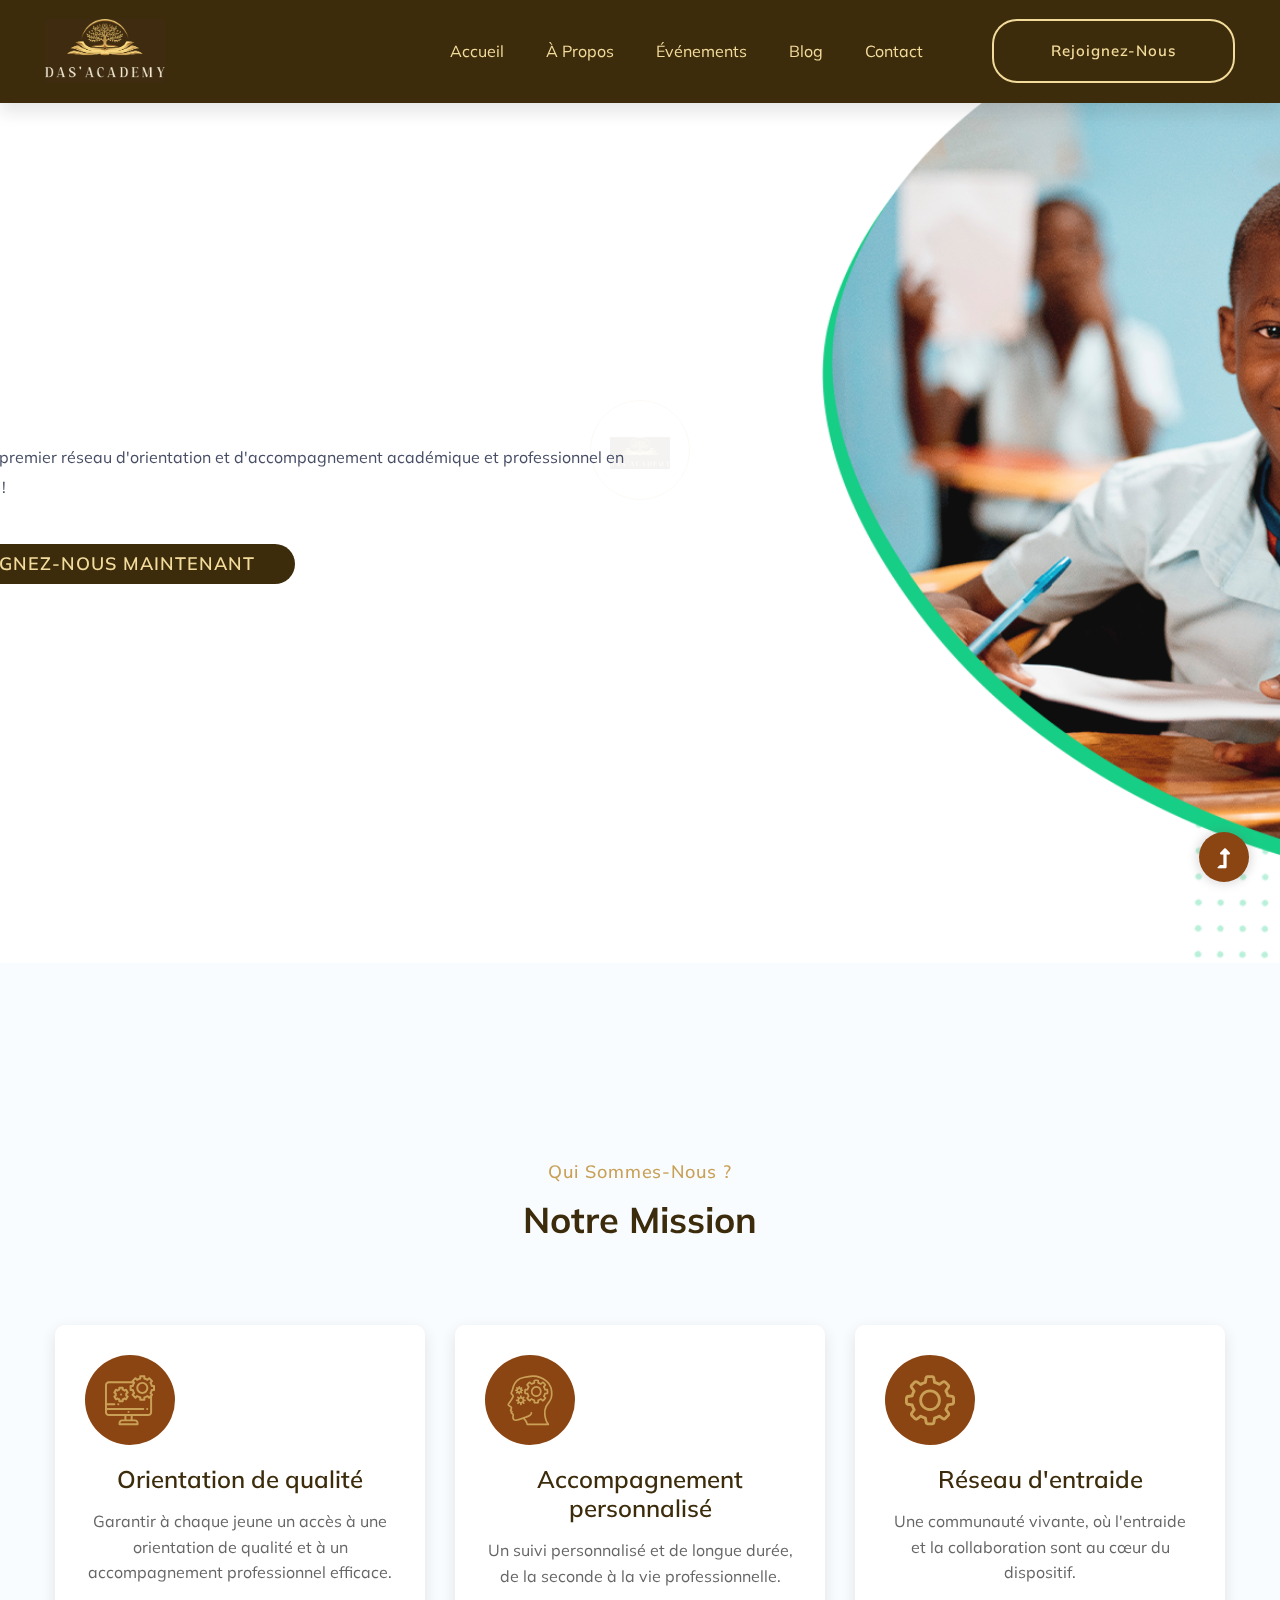
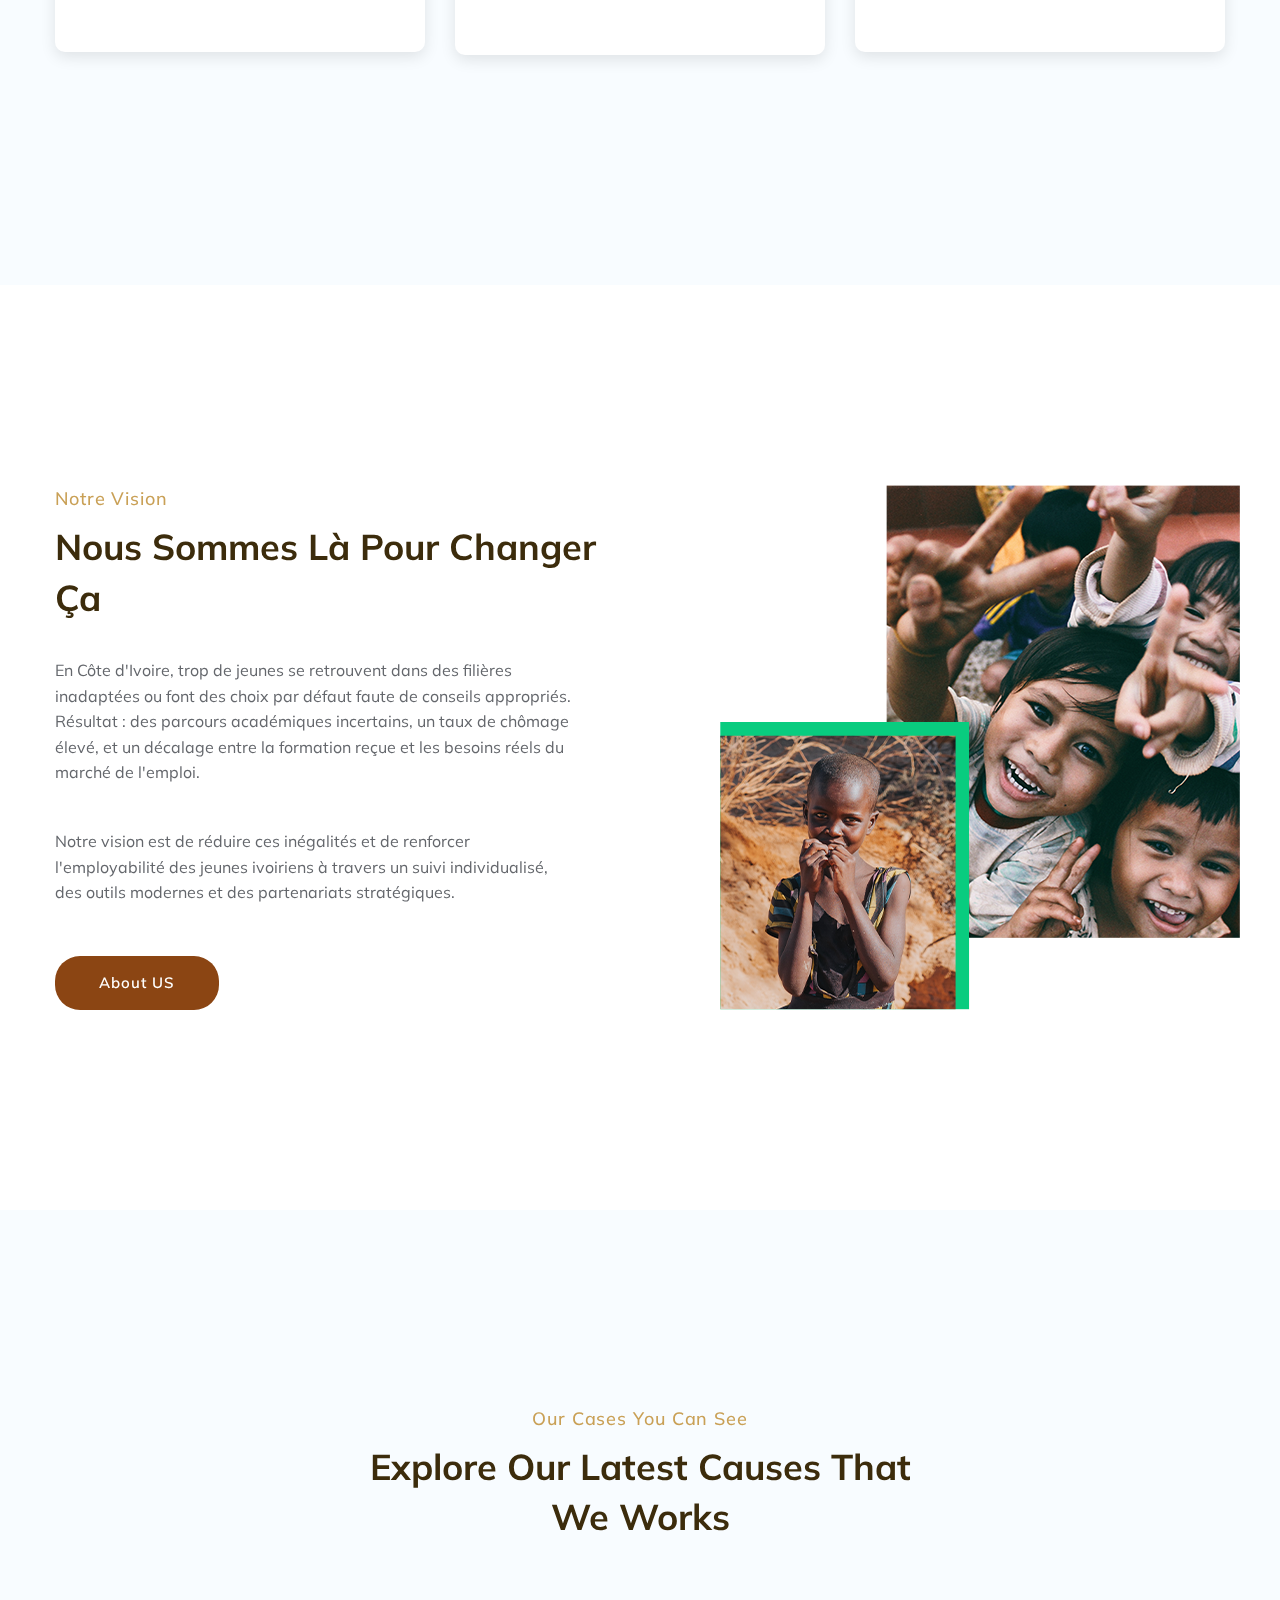
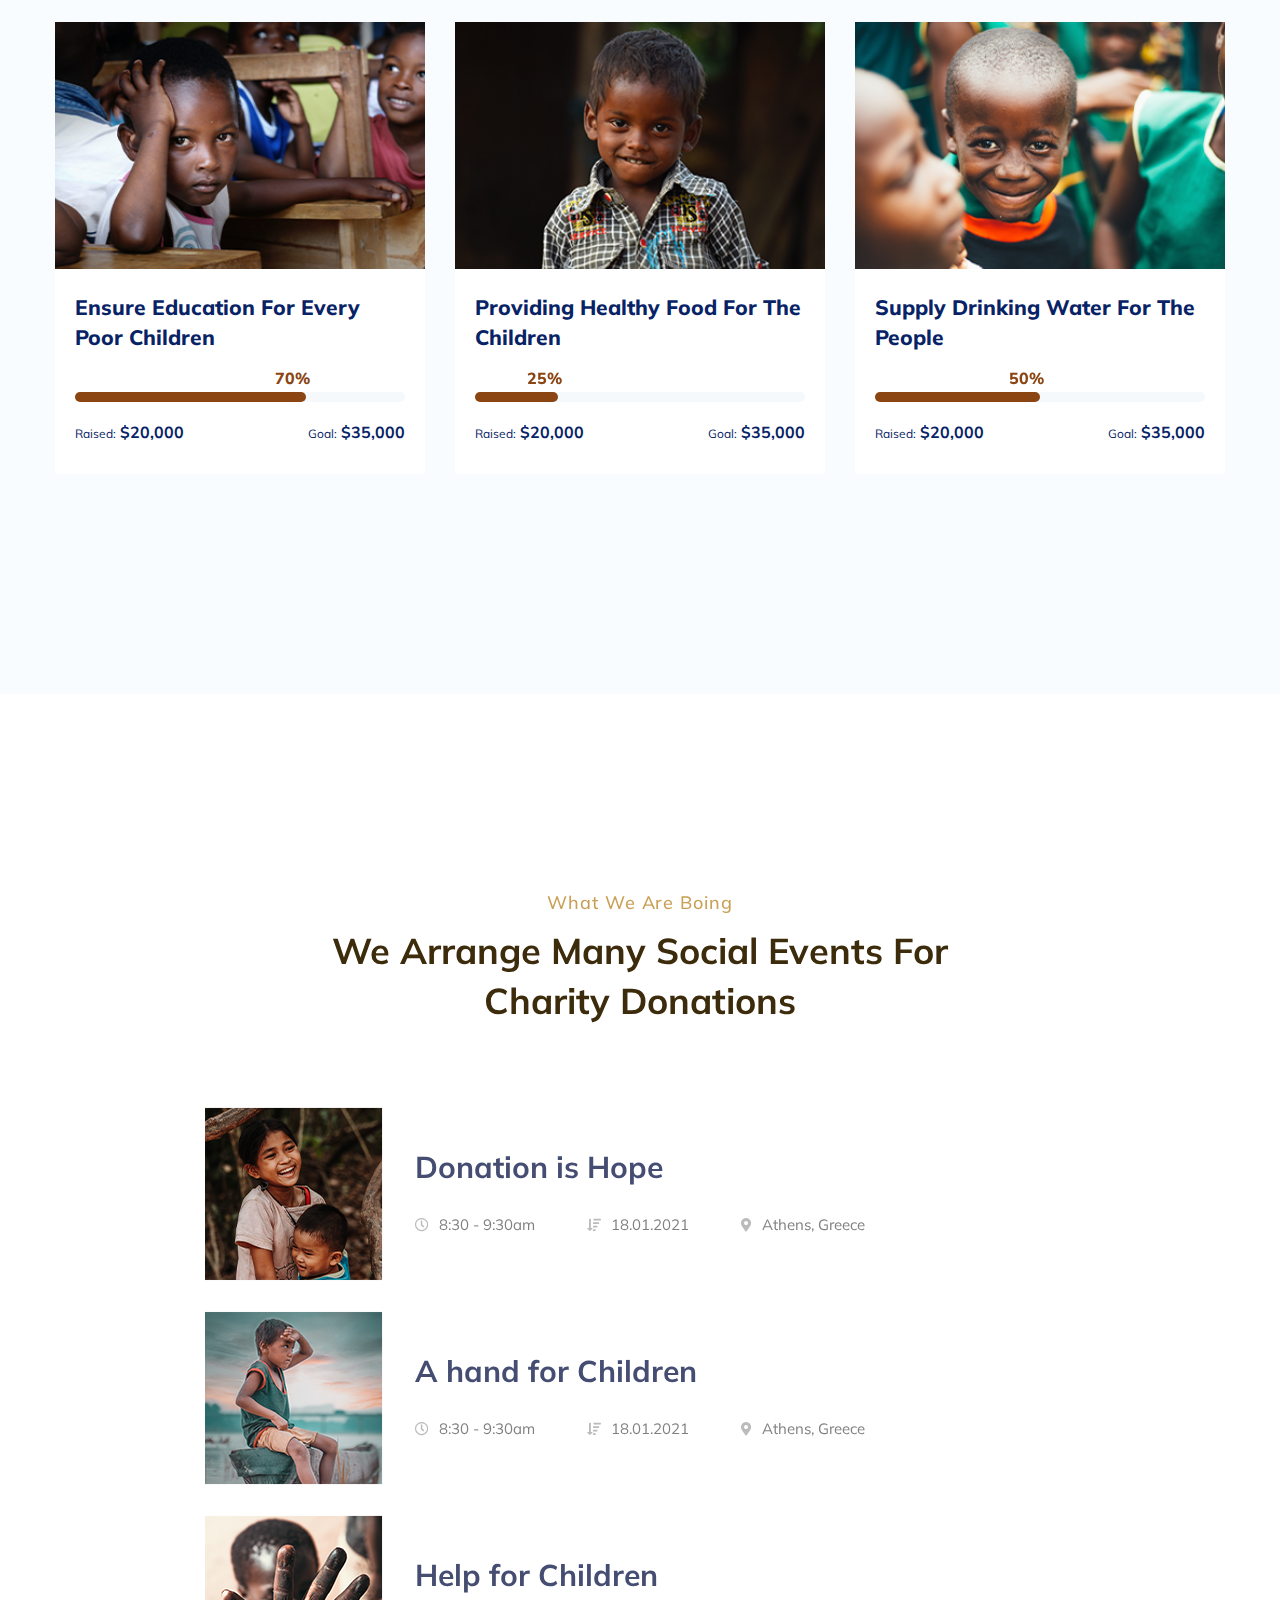
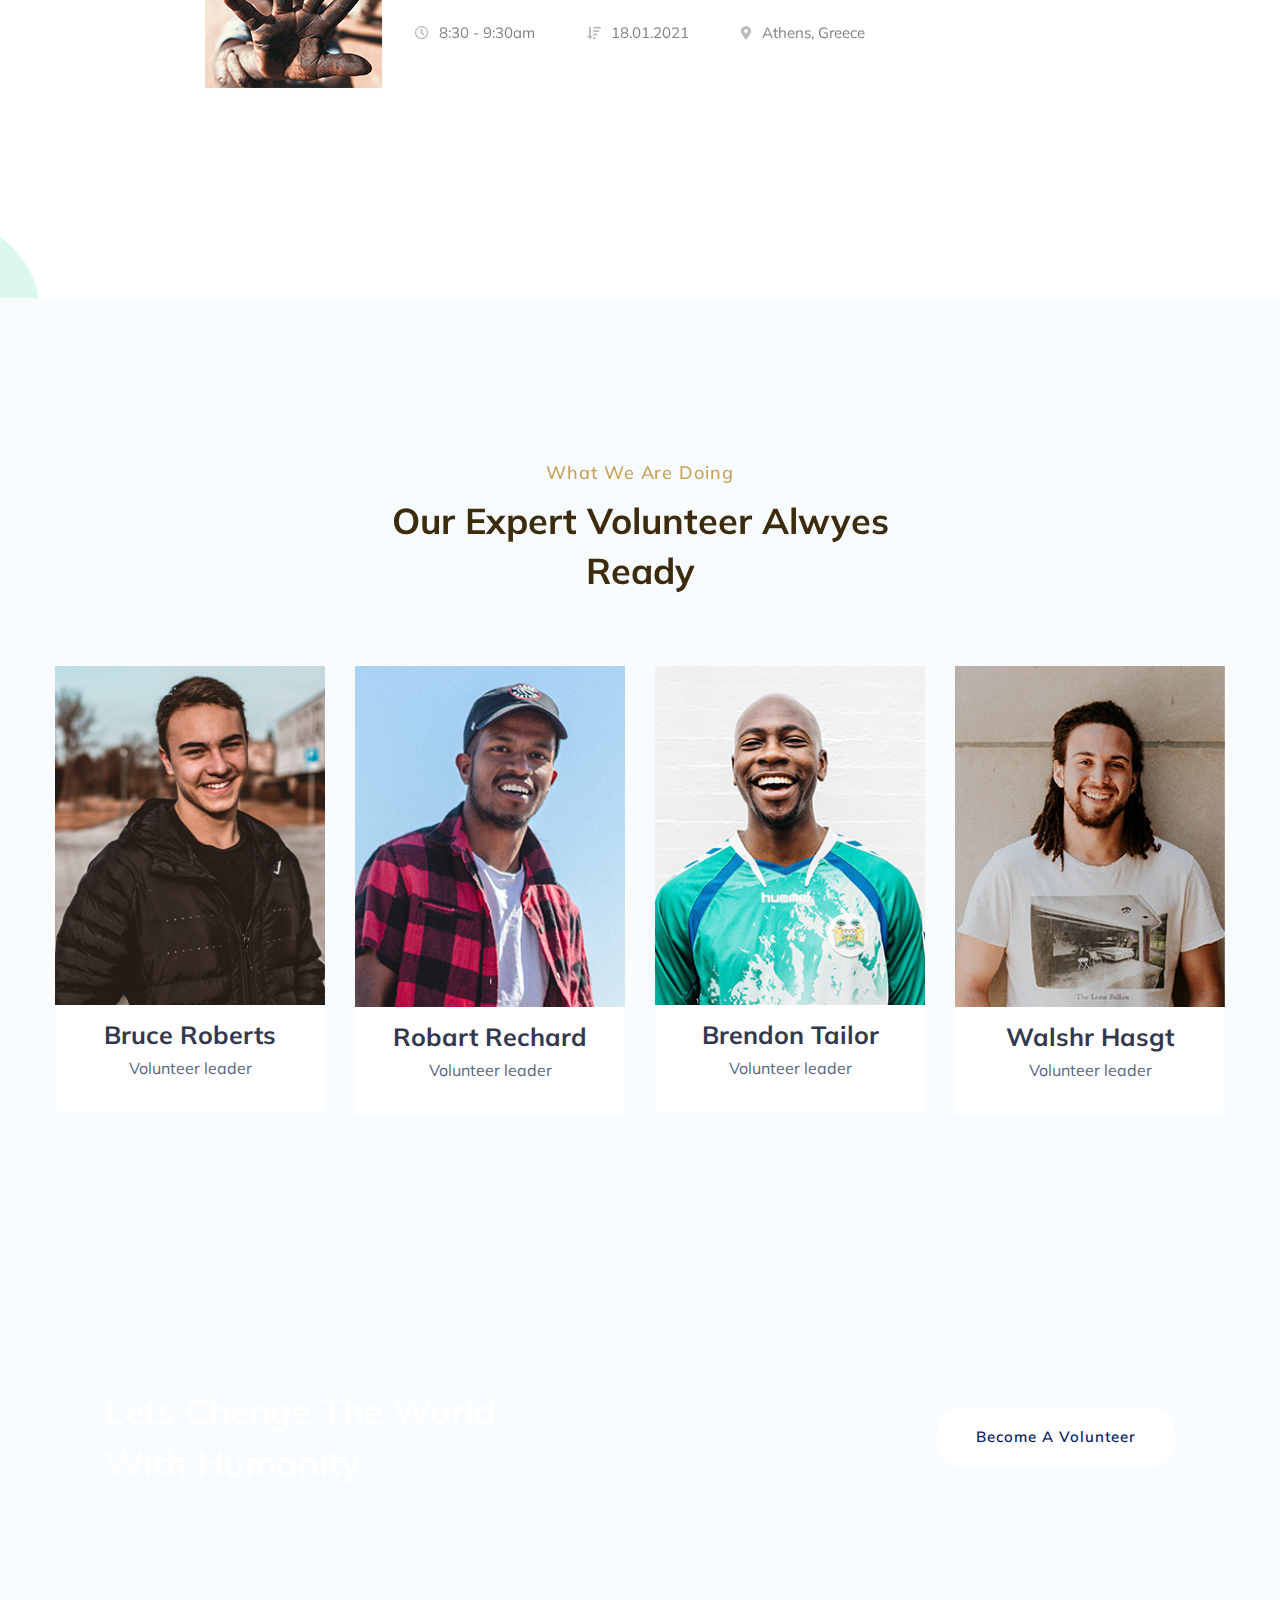
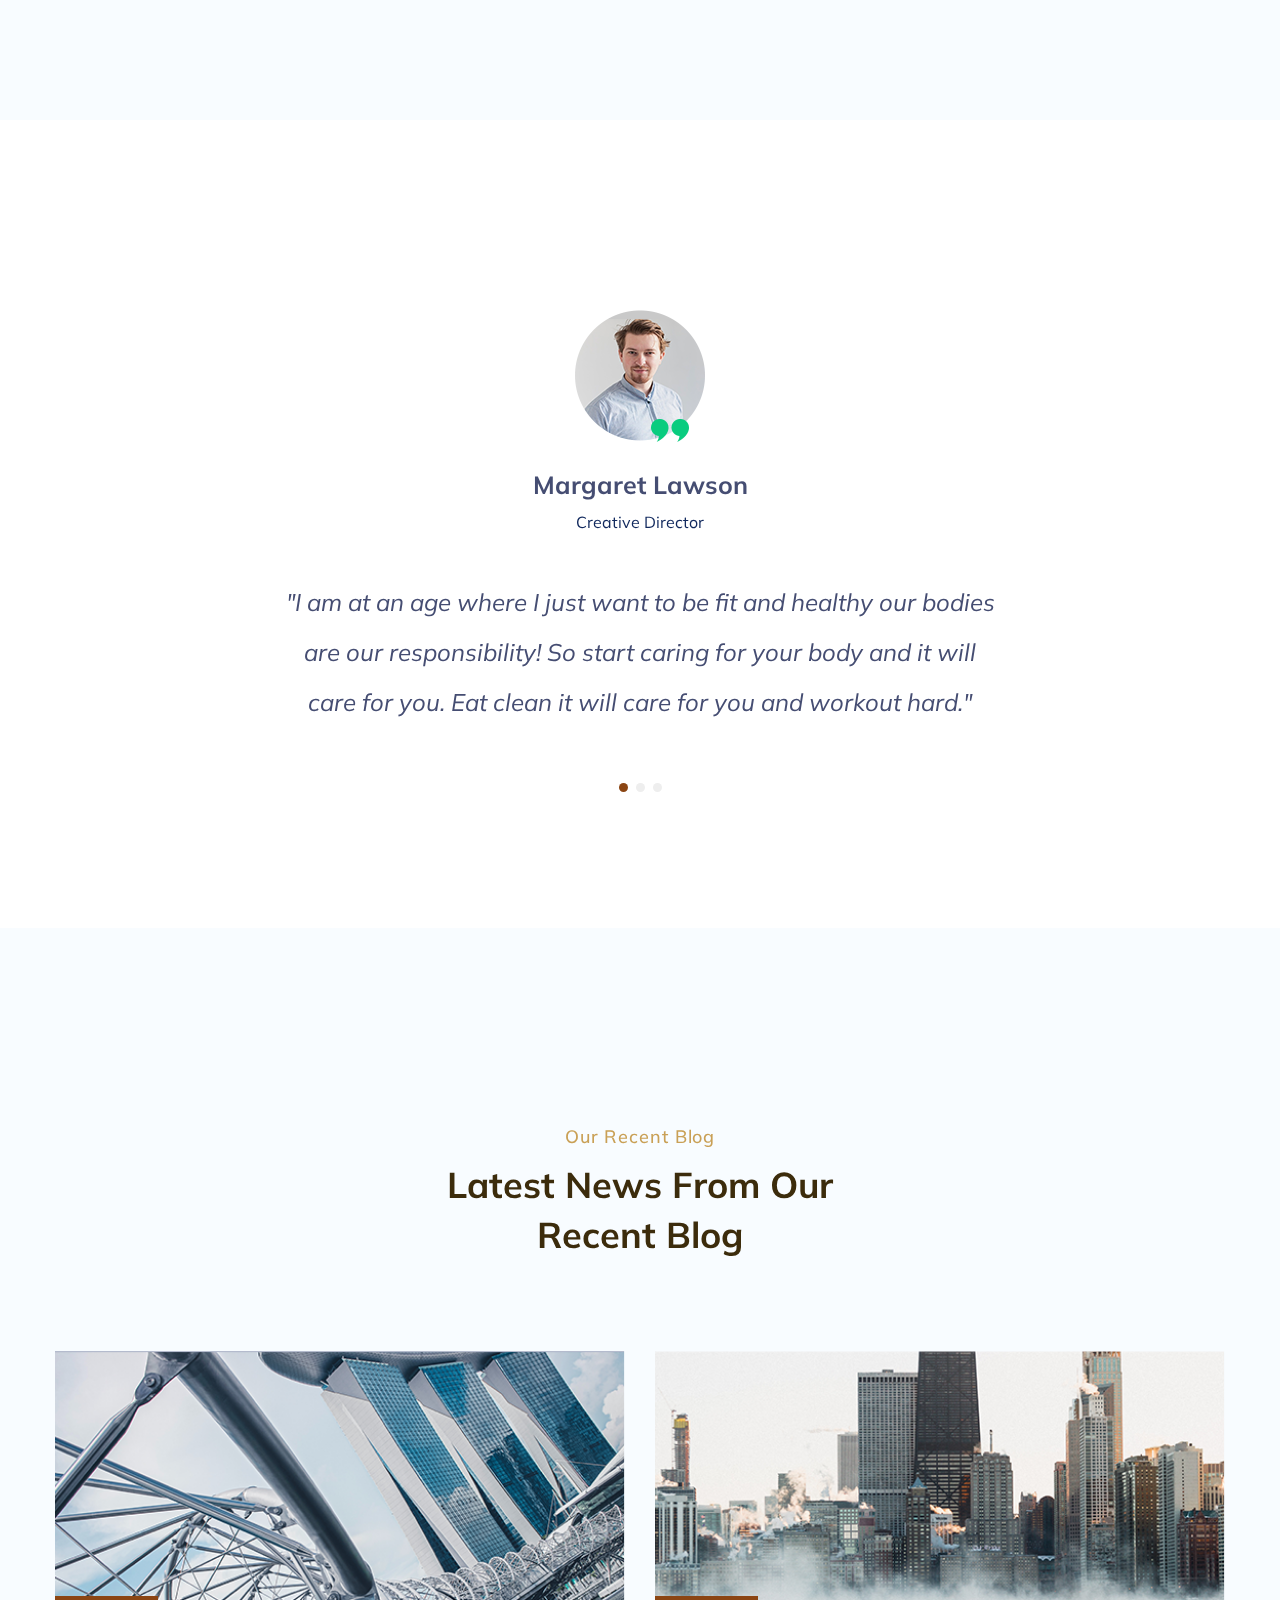
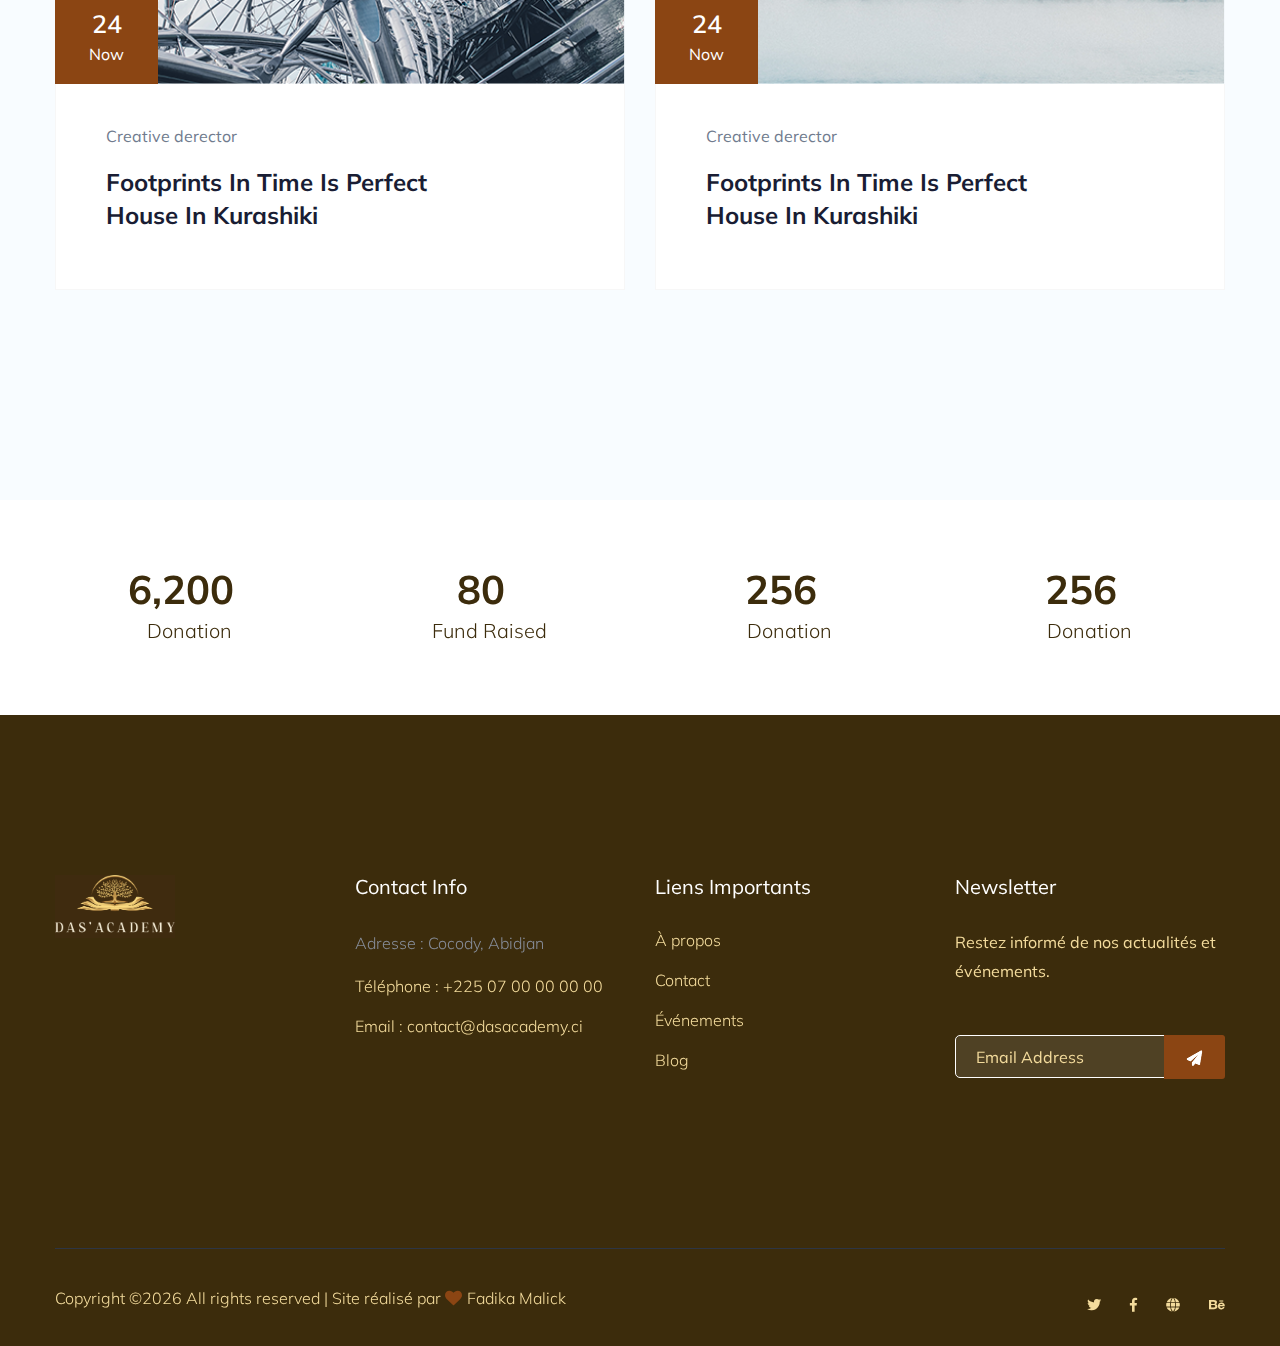
<file: index.html>
<!doctype html>
<html class="no-js" lang="fr">
<head>
    <meta charset="utf-8">
    <meta http-equiv="x-ua-compatible" content="ie=edge">
    <title>DAS'ACADEMY</title>
    <meta name="description" content="">
    <meta name="viewport" content="width=device-width, initial-scale=1">
    <link rel="manifest" href="site.webmanifest">
    <link rel="shortcut icon" type="image/x-icon" href="assets/img/DAS.png">

	<!-- CSS here -->
	<link rel="stylesheet" href="assets/css/bootstrap.min.css">
	<link rel="stylesheet" href="assets/css/owl.carousel.min.css">
	<link rel="stylesheet" href="assets/css/slicknav.css">
    <link rel="stylesheet" href="assets/css/flaticon.css">
    <link rel="stylesheet" href="assets/css/progressbar_barfiller.css">
    <link rel="stylesheet" href="assets/css/gijgo.css">
    <link rel="stylesheet" href="assets/css/animate.min.css">
    <link rel="stylesheet" href="assets/css/animated-headline.css">
	<link rel="stylesheet" href="assets/css/magnific-popup.css">
	<link rel="stylesheet" href="assets/css/fontawesome-all.min.css">
	<link rel="stylesheet" href="assets/css/themify-icons.css">
	<link rel="stylesheet" href="assets/css/slick.css">
	<link rel="stylesheet" href="assets/css/nice-select.css">
	<link rel="stylesheet" href="assets/css/style.css">
    <style>
        .header-bottom {
            background: #3c2c0c !important;
        }
        .header-bottom .main-menu ul li a {
            color: #f3db9c !important;
        }
        .header-bottom .main-menu ul li:hover > a {
            color: #ffffff !important;
        }
        .header-sticky.sticky-bar {
            background: #3c2c0c !important;
        }
        .header-sticky.sticky-bar .main-menu ul li a {
            color: #f3db9c !important;
        }
        .header-sticky.sticky-bar .main-menu ul li:hover > a {
            color: #ffffff !important;
        }
        .header-btn {
            background: #3c2c0c !important;
            color: #f3db9c !important;
            border: 2px solid #f3db9c !important;
            transition: all 0.3s ease !important;
        }
        .header-btn:hover {
            background: #ffffff !important;
            color: #3c2c0c !important;
            border-color: #ffffff !important;
        }
        .header-btn:before {
            background: #ffffff !important;
        }
        .preloader-circle {
            border-color: #c9a056 !important;
        }
        .preloader-img img {
            max-width: 60px !important;
        }
        /* Footer Styles */
        .footer-wrapper {
            background: #3c2c0c !important;
        }
        .footer-tittle h4 {
            color: #ffffff !important;
        }
        .footer-tittle ul li a {
            color: #f3db9c !important;
        }
        .footer-tittle ul li a:hover {
            color: #ffffff !important;
        }
        .footer-pera p {
            color: #f3db9c !important;
        }
        .footer-form input {
            background: rgba(255, 255, 255, 0.1) !important;
            color: #ffffff !important;
        }
        .footer-form input::placeholder {
            color: #f3db9c !important;
        }
        .footer-copy-right p {
            color: #f3db9c !important;
        }
        .footer-social a {
            color: #f3db9c !important;
        }
        .footer-social a:hover {
            color: #ffffff !important;
        }
        .counter {
            color: #ffffff !important;
        }
        .plus {
            color: #ffffff !important;
        }
        .color-green {
            color: #3c2c0c !important;
        }
        /* Button hover effect */
        .hero-btn {
            position: relative;
            overflow: hidden;
            z-index: 1;
            transition: all 0.3s ease;
            padding: 20px 40px !important;
            font-size: 18px !important;
            font-weight: 600 !important;
            text-transform: uppercase !important;
            letter-spacing: 1px !important;
        }
        .hero-btn:before {
            content: '';
            position: absolute;
            top: 0;
            left: 0;
            width: 0;
            height: 100%;
            background: #ffffff;
            transition: all 0.3s ease;
            z-index: -1;
        }
        .hero-btn:hover {
            color: #3c2c0c !important;
        }
        .hero-btn:hover:before {
            width: 100%;
        }
        /* Section Qui sommes-nous styles */
        .section-tittle span {
            color: #c9a056 !important;
            font-size: 18px !important;
            font-weight: 500 !important;
            margin-bottom: 10px !important;
            display: block !important;
        }
        .section-tittle h2 {
            color: #3c2c0c !important;
            font-size: 36px !important;
            font-weight: 700 !important;
            margin-bottom: 20px !important;
        }
        .single-cat {
            transition: all 0.3s ease !important;
            padding: 30px !important;
            border-radius: 10px !important;
        }
        .single-cat:hover {
            background: #3c2c0c !important;
            transform: translateY(-5px) !important;
        }
        .single-cat:hover .cat-cap h5 a {
            color: #f3db9c !important;
        }
        .single-cat:hover .cat-cap p {
            color: #ffffff !important;
        }
        .cat-icon span {
            color: #c9a056 !important;
            font-size: 50px !important;
            margin-bottom: 20px !important;
            display: block !important;
        }
        .cat-cap h5 a {
            color: #3c2c0c !important;
            font-size: 24px !important;
            font-weight: 600 !important;
            margin-bottom: 15px !important;
            display: block !important;
            transition: all 0.3s ease !important;
        }
        .cat-cap p {
            color: #666666 !important;
            font-size: 16px !important;
            line-height: 1.6 !important;
            transition: all 0.3s ease !important;
        }
    </style>
</head>
<body>
    <!-- ? Preloader Start -->
    <div id="preloader-active">
        <div class="preloader d-flex align-items-center justify-content-center">
            <div class="preloader-inner position-relative">
                <div class="preloader-circle"></div>
                <div class="preloader-img pere-text">
                    <img src="assets/img/logo/DAS.png" alt="" style="max-width: 60px;">
                </div>
            </div>
        </div>
    </div>
    <!-- Preloader Start -->
    <header>
        <!-- Header Start -->
        <div class="header-area">
            <div class="main-header ">
                <div class="header-top d-none d-lg-block">
                    <div class="container-fluid">
                        <div class="col-xl-12">
                            <div class="row d-flex justify-content-between align-items-center">
                                <div class="header-info-left d-flex">
                                    <ul>     
                                        <li>Téléphone: +225 07 00 00 00 00</li>
                                        <li>Email: contact@dasacademy.ci</li>
                                    </ul>
                                    <div class="header-social">    
                                        <ul>
                                            <li><a href="#"><i class="fab fa-facebook-f"></i></a></li>
                                            <li><a href="#"><i class="fab fa-instagram"></i></a></li>
                                            <li><a href="#"><i class="fab fa-whatsapp"></i></a></li>
                                            <li><a href="#"><i class="fab fa-linkedin-in"></i></a></li>
                                        </ul>
                                    </div>
                                </div>
                            </div>
                        </div>
                    </div>
                </div>
                <div class="header-bottom header-sticky sticky-bar">
                    <div class="container-fluid">
                        <div class="row align-items-center">
                            <!-- Logo -->
                            <div class="col-xl-2 col-lg-2">
                                <div class="logo">
                                    <a href="index.html"><img src="assets/img/logo/DAS.png" alt="" style="max-width: 120px;"></a>
                                </div>
                            </div>
                            <div class="col-xl-10 col-lg-10">
                                <div class="menu-wrapper  d-flex align-items-center justify-content-end">
                                    <!-- Main-menu -->
                                    <div class="main-menu d-none d-lg-block">
                                        <nav>
                                            <ul id="navigation">                                                                                          
                                                <li><a href="index.html">Accueil</a></li>
                                                <li><a href="about.html">À propos</a></li>
                                                <li><a href="events.html">Événements</a></li>
                                                <li><a href="blog.html">Blog</a></li>
                                                <li><a href="contact.html">Contact</a></li>
                                            </ul>
                                        </nav>
                                    </div>
                                    <!-- Header-btn -->
                                    <div class="header-right-btn d-none d-lg-block ml-20">
                                        <a href="contact.html" class="btn header-btn" style="background-color: #3c2c0c; color: #f3db9c;">Rejoignez-nous</a>
                                    </div>
                                </div>
                            </div> 
                            <!-- Mobile Menu -->
                            <div class="col-12">
                                <div class="mobile_menu d-block d-lg-none"></div>
                            </div>
                        </div>
                    </div>
                </div>
            </div>
        </div>
        <!-- Header End -->
    </header>
    <!-- header end -->
    <main>
    <!-- slider Area Start-->
    <div class="slider-area">
        <div class="slider-active">
            <!-- Single Slider -->
            <div class="single-slider slider-height d-flex align-items-center">
                <div class="container">
                    <div class="row">
                        <div class="col-xl-6 col-lg-6 col-md-8 col-sm-10">
                            <div class="hero__caption" style="margin-left: -150px;">
                                <h1 data-animation="fadeInUp" data-delay=".6s" style="font-size: 10.5rem; font-weight: 1000; letter-spacing: 2px; text-transform: uppercase; color: #3c2c0c;">DAS'ACADEMY<br></h1>
                                <P data-animation="fadeInUp" data-delay=".8s">Rejoignez le premier réseau d'orientation et d'accompagnement académique et professionnel en Côte d'Ivoire !</P>
                                <!-- Hero-btn -->
                                <div class="hero__btn">
                                    <a href="contact.html" class="btn hero-btn mb-10" data-animation="fadeInLeft" data-delay=".8s" style="background-color: #3c2c0c; color: #f3db9c;">Rejoignez-nous maintenant</a>
                                </div>
                            </div>
                        </div>
                    </div>
                </div>
            </div>
            <!-- Single Slider -->
            <div class="single-slider slider-height d-flex align-items-center">
                <div class="container">
                    <div class="row">
                        <div class="col-xl-6 col-lg-6 col-md-8 col-sm-10">
                            <div class="hero__caption">
                                <h1 data-animation="fadeInUp" data-delay=".6s">Our Helping to<br> the world.</h1>
                                <P data-animation="fadeInUp" data-delay=".8s" >Onsectetur adipiscing elit, sed do eiusmod tempor incididunt ut bore et dolore magnt, sed do eiusmod.</P>
                                <!-- Hero-btn -->
                                <div class="hero__btn">
                                    <a href="industries.html" class="btn hero-btn mb-10"  data-animation="fadeInLeft" data-delay=".8s">Donate</a>
                                    <a href="industries.html" class="cal-btn ml-15" data-animation="fadeInRight" data-delay="1.0s">
                                        <i class="flaticon-null"></i>
                                        <p>+12 1325 41</p>
                                    </a>
                                </div>
                            </div>
                        </div>
                    </div>
                </div>
            </div>
        </div>
    </div>
    <!-- slider Area End-->
    <!--? Services Area Start -->
    <div class="service-area section-padding30">
        <div class="container">
            <div class="row justify-content-center">
                <div class="col-xl-6 col-lg-7 col-md-10 col-sm-10">
                    <!-- Section Tittle -->
                    <div class="section-tittle text-center mb-80">
                        <span style="color: #c9a056; font-size: 18px; font-weight: 500; margin-bottom: 10px; display: block;">Qui sommes-nous ?</span>
                        <h2 style="color: #3c2c0c; font-size: 36px; font-weight: 700; margin-bottom: 20px;">Notre Mission</h2>
                    </div>
                </div>
            </div>
            <div class="row">
                <div class="col-lg-4 col-md-6 col-sm-6">
                    <div class="single-cat text-center mb-50" style="background: #ffffff; padding: 30px; border-radius: 10px; box-shadow: 0 5px 15px rgba(0,0,0,0.1);">
                        <div class="cat-icon">
                            <span class="flaticon-null-1" style="color: #c9a056; font-size: 50px; margin-bottom: 20px; display: block;"></span>
                        </div>
                        <div class="cat-cap">
                            <h5><a href="services.html" style="color: #3c2c0c; font-size: 24px; font-weight: 600; margin-bottom: 15px; display: block;">Orientation de qualité</a></h5>
                            <p style="color: #666666; font-size: 16px; line-height: 1.6;">Garantir à chaque jeune un accès à une orientation de qualité et à un accompagnement professionnel efficace.</p>
                        </div>
                    </div>
                </div>
                <div class="col-lg-4 col-md-6 col-sm-6">
                    <div class="single-cat text-center mb-50" style="background: #ffffff; padding: 30px; border-radius: 10px; box-shadow: 0 5px 15px rgba(0,0,0,0.1);">
                        <div class="cat-icon">
                            <span class="flaticon-think" style="color: #c9a056; font-size: 50px; margin-bottom: 20px; display: block;"></span>
                        </div>
                        <div class="cat-cap">
                            <h5><a href="services.html" style="color: #3c2c0c; font-size: 24px; font-weight: 600; margin-bottom: 15px; display: block;">Accompagnement personnalisé</a></h5>
                            <p style="color: #666666; font-size: 16px; line-height: 1.6;">Un suivi personnalisé et de longue durée, de la seconde à la vie professionnelle.</p>
                        </div>
                    </div>
                </div>
                <div class="col-lg-4 col-md-6 col-sm-6">
                    <div class="single-cat text-center mb-50" style="background: #ffffff; padding: 30px; border-radius: 10px; box-shadow: 0 5px 15px rgba(0,0,0,0.1);">
                        <div class="cat-icon">
                            <span class="flaticon-gear" style="color: #c9a056; font-size: 50px; margin-bottom: 20px; display: block;"></span>
                        </div>
                        <div class="cat-cap">
                            <h5><a href="services.html" style="color: #3c2c0c; font-size: 24px; font-weight: 600; margin-bottom: 15px; display: block;">Réseau d'entraide</a></h5>
                            <p style="color: #666666; font-size: 16px; line-height: 1.6;">Une communauté vivante, où l'entraide et la collaboration sont au cœur du dispositif.</p>
                        </div>
                    </div>
                </div>
            </div>
        </div>
    </div>
    <!-- Services Area End -->
    <!--? About Law Start-->
    <section class="about-low-area section-padding2">
        <div class="container">
            <div class="row">
                <div class="col-lg-6 col-md-10">
                    <div class="about-caption mb-50">
                        <!-- Section Tittle -->
                        <div class="section-tittle mb-35">
                            <span>Notre vision</span>
                            <h2>Nous sommes là pour changer ça</h2>
                        </div>
                        <p>En Côte d'Ivoire, trop de jeunes se retrouvent dans des filières inadaptées ou font des choix par défaut faute de conseils appropriés. Résultat : des parcours académiques incertains, un taux de chômage élevé, et un décalage entre la formation reçue et les besoins réels du marché de l'emploi.</p>
                        <p>Notre vision est de réduire ces inégalités et de renforcer l'employabilité des jeunes ivoiriens à travers un suivi individualisé, des outils modernes et des partenariats stratégiques.</p>
                    </div>
                    <a href="about.html" class="btn">About US</a>
                </div>
                <div class="col-lg-6 col-md-12">
                    <!-- about-img -->
                    <div class="about-img ">
                        <div class="about-font-img d-none d-lg-block">
                            <img src="assets/img/gallery/about2.png" alt="">
                        </div>
                        <div class="about-back-img ">
                            <img src="assets/img/gallery/about1.png" alt="">
                        </div>
                    </div>
                </div>
            </div>
        </div>
    </section>
    <!-- About Law End-->
    <!-- Our Cases Start -->
    <div class="our-cases-area section-padding30">
        <div class="container">
            <div class="row justify-content-center">
                <div class="col-xl-6 col-lg-7 col-md-10 col-sm-10">
                    <!-- Section Tittle -->
                    <div class="section-tittle text-center mb-80">
                        <span>Our Cases you can see</span>
                        <h2>Explore our latest causes that we works </h2>
                    </div>
                </div>
            </div>
            <div class="row">
                <div class="col-lg-4 col-md-6 col-sm-6">
                    <div class="single-cases mb-40">
                        <div class="cases-img">
                            <img src="assets/img/gallery/case1.png" alt="">
                        </div>
                        <div class="cases-caption">
                            <h3><a href="#">Ensure Education For Every Poor Children</a></h3>
                            <!-- Progress Bar -->
                            <div class="single-skill mb-15">
                                <div class="bar-progress">
                                    <div id="bar1" class="barfiller">
                                        <div class="tipWrap">
                                            <span class="tip"></span>
                                        </div>
                                        <span class="fill" data-percentage="70"></span>
                                    </div>
                                </div>
                            </div>
                            <!-- / progress -->
                            <div class="prices d-flex justify-content-between">
                                <p>Raised:<span> $20,000</span></p>
                                <p>Goal:<span> $35,000</span></p>
                            </div>
                        </div>
                    </div>
                </div>
                <div class="col-lg-4 col-md-6 col-sm-6">
                    <div class="single-cases mb-40">
                        <div class="cases-img">
                            <img src="assets/img/gallery/case2.png" alt="">
                        </div>
                        <div class="cases-caption">
                            <h3><a href="#">Providing Healthy Food For The Children</a></h3>
                            <!-- Progress Bar -->
                            <div class="single-skill mb-15">
                                <div class="bar-progress">
                                    <div id="bar2" class="barfiller">
                                        <div class="tipWrap">
                                            <span class="tip"></span>
                                        </div>
                                        <span class="fill" data-percentage="25"></span>
                                    </div>
                                </div>
                            </div>
                            <!-- / progress -->
                            <div class="prices d-flex justify-content-between">
                                <p>Raised:<span> $20,000</span></p>
                                <p>Goal:<span> $35,000</span></p>
                            </div>
                        </div>
                    </div>
                </div>
                <div class="col-lg-4 col-md-6 col-sm-6">
                    <div class="single-cases mb-40">
                        <div class="cases-img">
                            <img src="assets/img/gallery/case3.png" alt="">
                        </div>
                        <div class="cases-caption">
                            <h3><a href="#">Supply Drinking Water For  The People</a></h3>
                            <!-- Progress Bar -->
                            <div class="single-skill mb-15">
                                <div class="bar-progress">
                                    <div id="bar3" class="barfiller">
                                        <div class="tipWrap">
                                            <span class="tip"></span>
                                        </div>
                                        <span class="fill" data-percentage="50"></span>
                                    </div>
                                </div>
                            </div>
                            <!-- / progress -->
                            <div class="prices d-flex justify-content-between">
                                <p>Raised:<span> $20,000</span></p>
                                <p>Goal:<span> $35,000</span></p>
                            </div>
                        </div>
                    </div>
                </div>
            </div>
        </div>
    </div>
    <!-- Our Cases End -->
    <!-- Featured_job_start -->
    <section class="featured-job-area section-padding30 section-bg2" data-background="assets/img/gallery/section_bg03.png">
        <div class="container">
            <div class="row justify-content-center">
                <div class="col-xl-7 col-lg-9 col-md-10 col-sm-12">
                    <!-- Section Tittle -->
                    <div class="section-tittle text-center mb-80">
                        <span>What we are boing</span>
                        <h2>We arrange many social events for charity donations</h2>
                    </div>
                </div>
            </div>
            <div class="row justify-content-center">
                <div class="col-lg-9 col-md-12">
                    <!-- single-job-content -->
                    <div class="single-job-items mb-30">
                        <div class="job-items">
                            <div class="company-img">
                                <a href="#"><img src="assets/img/gallery/socialEvents1.png" alt=""></a>
                            </div>
                            <div class="job-tittle">
                                <a href="#"><h4>Donation is Hope</h4></a>
                                <ul>
                                    <li><i class="far fa-clock"></i>8:30 - 9:30am</li>
                                    <li><i class="fas fa-sort-amount-down"></i>18.01.2021</li>
                                    <li><i class="fas fa-map-marker-alt"></i>Athens, Greece</li>
                                </ul>
                            </div>
                        </div>
                    </div>
                </div>
                <div class="col-lg-9 col-md-12">
                    <!-- single-job-content -->
                    <div class="single-job-items mb-30">
                        <div class="job-items">
                            <div class="company-img">
                                <a href="#"><img src="assets/img/gallery/socialEvents2.png" alt=""></a>
                            </div>
                            <div class="job-tittle">
                                <a href="#"><h4>A hand for Children</h4></a>
                                <ul>
                                    <li><i class="far fa-clock"></i>8:30 - 9:30am</li>
                                    <li><i class="fas fa-sort-amount-down"></i>18.01.2021</li>
                                    <li><i class="fas fa-map-marker-alt"></i>Athens, Greece</li>
                                </ul>
                            </div>
                        </div>
                    </div>
                </div>
                <div class="col-lg-9 col-md-12">
                    <!-- single-job-content -->
                    <div class="single-job-items mb-30">
                        <div class="job-items">
                            <div class="company-img">
                                <a href="#"><img src="assets/img/gallery/socialEvents3.png" alt=""></a>
                            </div>
                            <div class="job-tittle">
                                <a href="#"><h4>Help for Children</h4></a>
                                <ul>
                                    <li><i class="far fa-clock"></i>8:30 - 9:30am</li>
                                    <li><i class="fas fa-sort-amount-down"></i>18.01.2021</li>
                                    <li><i class="fas fa-map-marker-alt"></i>Athens, Greece</li>
                                </ul>
                            </div>
                        </div>
                    </div>
                </div>
            </div>
        </div>
    </section>
    <!-- Featured_job_end -->
    <!--? Team Ara Start -->
    <div class="team-area pt-160 pb-160">
        <div class="container">
            <div class="row justify-content-center">
                <div class="col-xl-6 col-lg-7 col-md-10 col-sm-10">
                    <!-- Section Tittle -->
                    <div class="section-tittle section-tittle2 text-center mb-70">
                        <span>What we are doing</span>
                        <h2>Our Expert Volunteer Alwyes ready</h2>
                    </div> 
                </div>
            </div>
            <div class="row">
                <div class="col-lg-3 col-md-6 col-sm-6">
                    <div class="single-team mb-30">
                        <div class="team-img">
                            <img src="assets/img/gallery/team1.png" alt="">
                            <!-- Blog Social -->
                            <ul class="team-social">
                                <li><a href="#"><i class="fab fa-facebook-f"></i></a></li>
                                <li><a href="#"><i class="fab fa-twitter"></i></a></li>
                                <li><a href="#"><i class="fas fa-globe"></i></a></li>
                            </ul>
                        </div>
                        <div class="team-caption">
                            <h3><a href="instructor.html">Bruce Roberts</a></h3>
                            <p>Volunteer leader</p>
                        </div>
                    </div>
                </div>
                <div class="col-lg-3 col-md-6 col-sm-6">
                    <div class="single-team mb-30">
                        <div class="team-img">
                            <img src="assets/img/gallery/team2.png" alt="">
                            <!-- Blog Social -->
                            <ul class="team-social">
                                <li><a href="#"><i class="fab fa-facebook-f"></i></a></li>
                                <li><a href="#"><i class="fab fa-twitter"></i></a></li>
                                <li><a href="#"><i class="fas fa-globe"></i></a></li>
                            </ul>
                        </div>
                        <div class="team-caption">
                            <h3><a href="instructor.html">Robart Rechard</a></h3>
                            <p>Volunteer leader</p>
                        </div>
                    </div>
                </div>
                <div class="col-lg-3 col-md-6 col-sm-6">
                    <div class="single-team mb-30">
                        <div class="team-img">
                            <img src="assets/img/gallery/team3.png" alt="">
                            <!-- Blog Social -->
                            <ul class="team-social">
                                <li><a href="#"><i class="fab fa-facebook-f"></i></a></li>
                                <li><a href="#"><i class="fab fa-twitter"></i></a></li>
                                <li><a href="#"><i class="fas fa-globe"></i></a></li>
                            </ul>
                        </div>
                        <div class="team-caption">
                            <h3><a href="instructor.html">Brendon Tailor</a></h3>
                            <p>Volunteer leader</p>
                        </div>
                    </div>
                </div>
                <div class="col-lg-3 col-md-6 col-sm-6">
                    <div class="single-team mb-30">
                        <div class="team-img">
                            <img src="assets/img/gallery/team4.png" alt="">
                            <!-- Blog Social -->
                            <ul class="team-social">
                                <li><a href="#"><i class="fab fa-facebook-f"></i></a></li>
                                <li><a href="#"><i class="fab fa-twitter"></i></a></li>
                                <li><a href="#"><i class="fas fa-globe"></i></a></li>
                            </ul>
                        </div>
                        <div class="team-caption">
                            <h3><a href="instructor.html">Walshr Hasgt</a></h3>
                            <p>Volunteer leader</p>
                        </div>
                    </div>
                </div>
            </div>
        </div>
    </div>
    <!-- Team Ara End -->
    <!-- Want To work -->
    <section class="wantToWork-area ">
        <div class="container">
            <div class="wants-wrapper w-padding2  section-bg" data-background="assets/img/gallery/section_bg01.png">
                <div class="row align-items-center justify-content-between">
                    <div class="col-xl-5 col-lg-9 col-md-8">
                        <div class="wantToWork-caption wantToWork-caption2">
                            <h2>Lets Chenge The World With Humanity</h2>
                        </div>
                    </div>
                    <div class="col-xl-2 col-lg-3 col-md-4">
                        <a href="#" class="btn white-btn f-right sm-left">Become A Volunteer</a>
                    </div>
                </div>
            </div>
        </div>
    </section>
    <!-- Want To work End -->
    <!--? Testimonial Start -->
    <div class="testimonial-area testimonial-padding">
        <div class="container">
            <!-- Testimonial contents -->
            <div class="row d-flex justify-content-center">
                <div class="col-xl-8 col-lg-8 col-md-10">
                    <div class="h1-testimonial-active dot-style">
                        <!-- Single Testimonial -->
                        <div class="single-testimonial text-center">
                            <div class="testimonial-caption ">
                                <!-- founder -->
                                <div class="testimonial-founder">
                                    <div class="founder-img mb-40">
                                        <img src="assets/img/gallery/testimonial.png" alt="">
                                        <span>Margaret Lawson</span>
                                        <p>Creative Director</p>
                                    </div>
                                </div>
                                <div class="testimonial-top-cap">
                                    <p>"I am at an age where I just want to be fit and healthy our bodies are our responsibility! So start caring for your body and it will care for you. Eat clean it will care for you and workout hard."</p>
                                </div>
                            </div>
                        </div>
                        <!-- Single Testimonial -->
                        <div class="single-testimonial text-center">
                            <div class="testimonial-caption ">
                                <!-- founder -->
                                <div class="testimonial-founder">
                                    <div class="founder-img mb-40">
                                        <img src="assets/img/gallery/testimonial.png" alt="">
                                        <span>Margaret Lawson</span>
                                        <p>Creative Director</p>
                                    </div>
                                </div>
                                <div class="testimonial-top-cap">
                                    <p>"I am at an age where I just want to be fit and healthy our bodies are our responsibility! So start caring for your body and it will care for you. Eat clean it will care for you and workout hard."</p>
                                </div>
                            </div>
                        </div>
                        <!-- Single Testimonial -->
                        <div class="single-testimonial text-center">
                            <div class="testimonial-caption ">
                                <!-- founder -->
                                <div class="testimonial-founder">
                                    <div class="founder-img mb-40">
                                        <img src="assets/img/gallery/testimonial.png" alt="">
                                        <span>Margaret Lawson</span>
                                        <p>Creative Director</p>
                                    </div>
                                </div>
                                <div class="testimonial-top-cap">
                                    <p>"I am at an age where I just want to be fit and healthy our bodies are our responsibility! So start caring for your body and it will care for you. Eat clean it will care for you and workout hard."</p>
                                </div>
                            </div>
                        </div>
                    </div>
                </div>
            </div>
        </div>
    </div>
    <!-- Testimonial End -->
    <!--? Blog Area Start -->
    <section class="home-blog-area section-padding30">
        <div class="container">
            <!-- Section Tittle -->
            <div class="row justify-content-center">
                <div class="col-xl-5 col-lg-6 col-md-9 col-sm-10">
                    <div class="section-tittle text-center mb-90">
                        <span>Our recent blog</span>
                        <h2>Latest News from our recent blog</h2>
                    </div>
                </div>
            </div>
            <div class="row">
                <div class="col-xl-6 col-lg-6 col-md-6">
                    <div class="home-blog-single mb-30">
                        <div class="blog-img-cap">
                            <div class="blog-img">
                                <img src="assets/img/gallery/home-blog1.png" alt="">
                                <!-- Blog date -->
                                <div class="blog-date text-center">
                                    <span>24</span>
                                    <p>Now</p>
                                </div>
                            </div>
                            <div class="blog-cap">
                                <p>Creative derector</p>
                                <h3><a href="blog_details.html">Footprints in Time is perfect House in Kurashiki</a></h3>
                            </div>
                        </div>
                    </div>
                </div>
                <div class="col-xl-6 col-lg-6 col-md-6">
                    <div class="home-blog-single mb-30">
                        <div class="blog-img-cap">
                            <div class="blog-img">
                                <img src="assets/img/gallery/home-blog2.png" alt="">
                                <!-- Blog date -->
                                <div class="blog-date text-center">
                                    <span>24</span>
                                    <p>Now</p>
                                </div>
                            </div>
                            <div class="blog-cap">
                                <p>Creative derector</p>
                                <h3><a href="blog_details.html">Footprints in Time is perfect House in Kurashiki</a></h3>
                            </div>
                        </div>
                    </div>
                </div>
            </div>
        </div>
    </section>
    <!-- Blog Area End -->
    <!--? Count Down Start -->
    <div class="count-down-area pt-25 section-bg" data-background="assets/img/gallery/section_bg02.png">
        <div class="container">
            <div class="row justify-content-center">
                <div class="col-lg-12 col-md-12">
                    <div class="count-down-wrapper" >
                        <div class="row justify-content-between">
                            <div class="col-lg-3 col-md-6 col-sm-6">
                                <!-- Counter Up -->
                                <div class="single-counter text-center">
                                    <span class="counter color-green">6,200</span>
                                    <span class="plus">+</span>
                                    <p class="color-green">Donation</p>
                                </div>
                            </div>
                            <div class="col-lg-3 col-md-6 col-sm-6">
                                <!-- Counter Up -->
                                <div class="single-counter text-center">
                                    <span class="counter color-green">80</span>
                                    <span class="plus">+</span>
                                    <p class="color-green">Fund Raised</p>
                                </div>
                            </div>
                            <div class="col-lg-3 col-md-6 col-sm-6">
                                <!-- Counter Up -->
                                <div class="single-counter text-center">
                                    <span class="counter color-green">256</span>
                                    <span class="plus">+</span>
                                    <p class="color-green">Donation</p>
                                </div>
                            </div>
                            <div class="col-lg-3 col-md-6 col-sm-6">
                                <!-- Counter Up -->
                                <div class="single-counter text-center">
                                    <span class="counter color-green">256</span>
                                    <span class="plus">+</span>
                                    <p class="color-green">Donation</p>
                                </div>
                            </div>
                        </div>
                    </div>
                </div>
            </div>
        </div>
    </div>
    <!-- Count Down End -->
    </main>
    <footer>
        <div class="footer-wrapper" style="background: #3c2c0c;">
            <!-- Footer Top-->
            <div class="footer-area footer-padding">
                <div class="container">
                    <div class="row d-flex justify-content-between">
                        <div class="col-xl-3 col-lg-3 col-md-4 col-sm-6">
                        <div class="single-footer-caption mb-50">
                            <div class="single-footer-caption mb-30">
                                <div class="footer-tittle">
                                    <div class="footer-logo mb-20">
                                        <a href="index.html"><img src="assets/img/logo/DAS.png" alt="" style="max-width: 120px;"></a>
                                    </div>
                                </div>
                            </div>
                        </div>
                        </div>
                        <div class="col-xl-3 col-lg-3 col-md-4 col-sm-5">
                            <div class="single-footer-caption mb-50">
                                <div class="footer-tittle">
                                    <h4>Contact Info</h4>
                                    <ul>
                                        <li>
                                            <p>Adresse : Cocody, Abidjan</p>
                                        </li>
                                        <li><a href="#">Téléphone : +225 07 00 00 00 00</a></li>
                                        <li><a href="#">Email : contact@dasacademy.ci</a></li>
                                    </ul>
                                </div>

                            </div>
                        </div>
                        <div class="col-xl-3 col-lg-3 col-md-4 col-sm-5">
                            <div class="single-footer-caption mb-50">
                                <div class="footer-tittle">
                                    <h4>Liens importants</h4>
                                    <ul>
                                        <li><a href="about.html">À propos</a></li>
                                        <li><a href="contact.html">Contact</a></li>
                                        <li><a href="events.html">Événements</a></li>
                                        <li><a href="blog.html">Blog</a></li>
                                    </ul>
                                </div>
                            </div>
                        </div>
                        <div class="col-xl-3 col-lg-3 col-md-4 col-sm-5">
                            <div class="single-footer-caption mb-50">
                                <div class="footer-tittle">
                                    <h4>Newsletter</h4>
                                    <div class="footer-pera footer-pera2">
                                    <p>Restez informé de nos actualités et événements.</p>
                                </div>
                                <!-- Form -->
                                <div class="footer-form" >
                                    <div id="mc_embed_signup">
                                        <form target="_blank" action="https://spondonit.us12.list-manage.com/subscribe/post?u=1462626880ade1ac87bd9c93a&amp;id=92a4423d01"
                                        method="get" class="subscribe_form relative mail_part">
                                            <input type="email" name="email" id="newsletter-form-email" placeholder="Email Address"
                                            class="placeholder hide-on-focus" onfocus="this.placeholder = ''"
                                            onblur="this.placeholder = ' Email Address '">
                                            <div class="form-icon">
                                                <button type="submit" name="submit" id="newsletter-submit"
                                                class="email_icon newsletter-submit button-contactForm"><img src="assets/img/gallery/form.png" alt=""></button>
                                            </div>
                                            <div class="mt-10 info"></div>
                                        </form>
                                    </div>
                                </div>
                                </div>
                            </div>
                        </div>
                    </div>
                </div>
            </div>
            <!-- footer-bottom -->
            <div class="footer-bottom-area">
                <div class="container">
                    <div class="footer-border">
                        <div class="row d-flex justify-content-between align-items-center">
                            <div class="col-xl-10 col-lg-9 ">
                                <div class="footer-copy-right">
                                    <p>Copyright &copy;<script>document.write(new Date().getFullYear());</script> All rights reserved | Site réalisé par <i class="fa fa-heart" aria-hidden="true"></i> Fadika Malick</p>
                                </div>
                            </div>
                            <div class="col-xl-2 col-lg-3">
                                <div class="footer-social f-right">
                                    <a href="#"><i class="fab fa-twitter"></i></a>
                                    <a  href="https://www.facebook.com/sai4ull"><i class="fab fa-facebook-f"></i></a>
                                    <a href="#"><i class="fas fa-globe"></i></a>
                                    <a href="#"><i class="fab fa-behance"></i></a>
                                </div>
                            </div>
                        </div>
                    </div>
                </div>
            </div>
        </div>
    </footer>

    <!-- Scroll Up -->
    <div id="back-top" >
        <a title="Go to Top" href="#"> <i class="fas fa-level-up-alt"></i></a>
    </div>

    <!-- JS here -->

    <script src="./assets/js/vendor/modernizr-3.5.0.min.js"></script>
    <!-- Jquery, Popper, Bootstrap -->
    <script src="./assets/js/vendor/jquery-1.12.4.min.js"></script>
    <script src="./assets/js/popper.min.js"></script>
    <script src="./assets/js/bootstrap.min.js"></script>
    <!-- Jquery Mobile Menu -->
    <script src="./assets/js/jquery.slicknav.min.js"></script>

    <!-- Jquery Slick , Owl-Carousel Plugins -->
    <script src="./assets/js/owl.carousel.min.js"></script>
    <script src="./assets/js/slick.min.js"></script>
    <!-- One Page, Animated-HeadLin -->
    <script src="./assets/js/wow.min.js"></script>
    <script src="./assets/js/animated.headline.js"></script>
    <script src="./assets/js/jquery.magnific-popup.js"></script>

    <!-- Date Picker -->
    <script src="./assets/js/gijgo.min.js"></script>
    <!-- Nice-select, sticky -->
    <script src="./assets/js/jquery.nice-select.min.js"></script>
    <script src="./assets/js/jquery.sticky.js"></script>
    <!-- Progress -->
    <script src="./assets/js/jquery.barfiller.js"></script>
    
    <!-- counter , waypoint,Hover Direction -->
    <script src="./assets/js/jquery.counterup.min.js"></script>
    <script src="./assets/js/waypoints.min.js"></script>
    <script src="./assets/js/jquery.countdown.min.js"></script>
    <script src="./assets/js/hover-direction-snake.min.js"></script>

    <!-- contact js -->
    <script src="./assets/js/contact.js"></script>
    <script src="./assets/js/jquery.form.js"></script>
    <script src="./assets/js/jquery.validate.min.js"></script>
    <script src="./assets/js/mail-script.js"></script>
    <script src="./assets/js/jquery.ajaxchimp.min.js"></script>
    
    <!-- Jquery Plugins, main Jquery -->	
    <script src="./assets/js/plugins.js"></script>
    <script src="./assets/js/main.js"></script>
    <script src="./assets/js/animations.js"></script>
    
    </body>
</html>
</file>
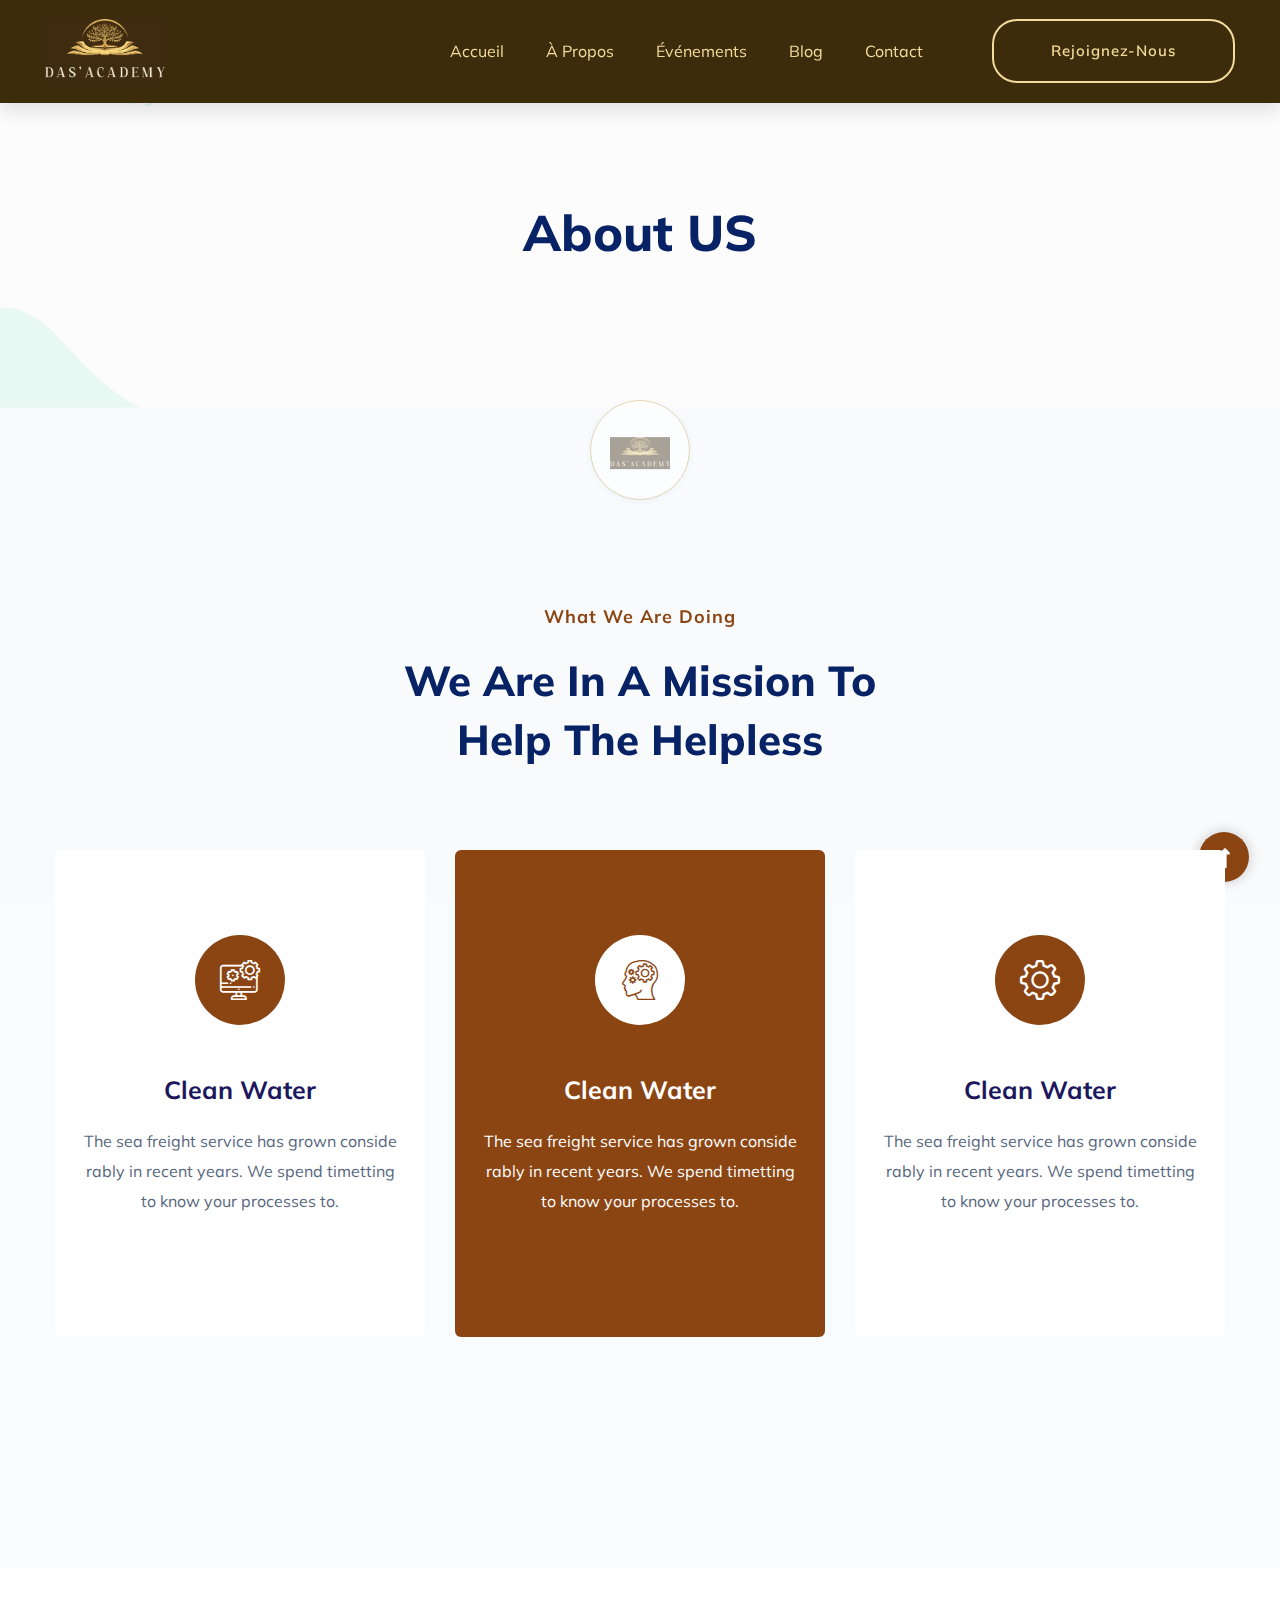
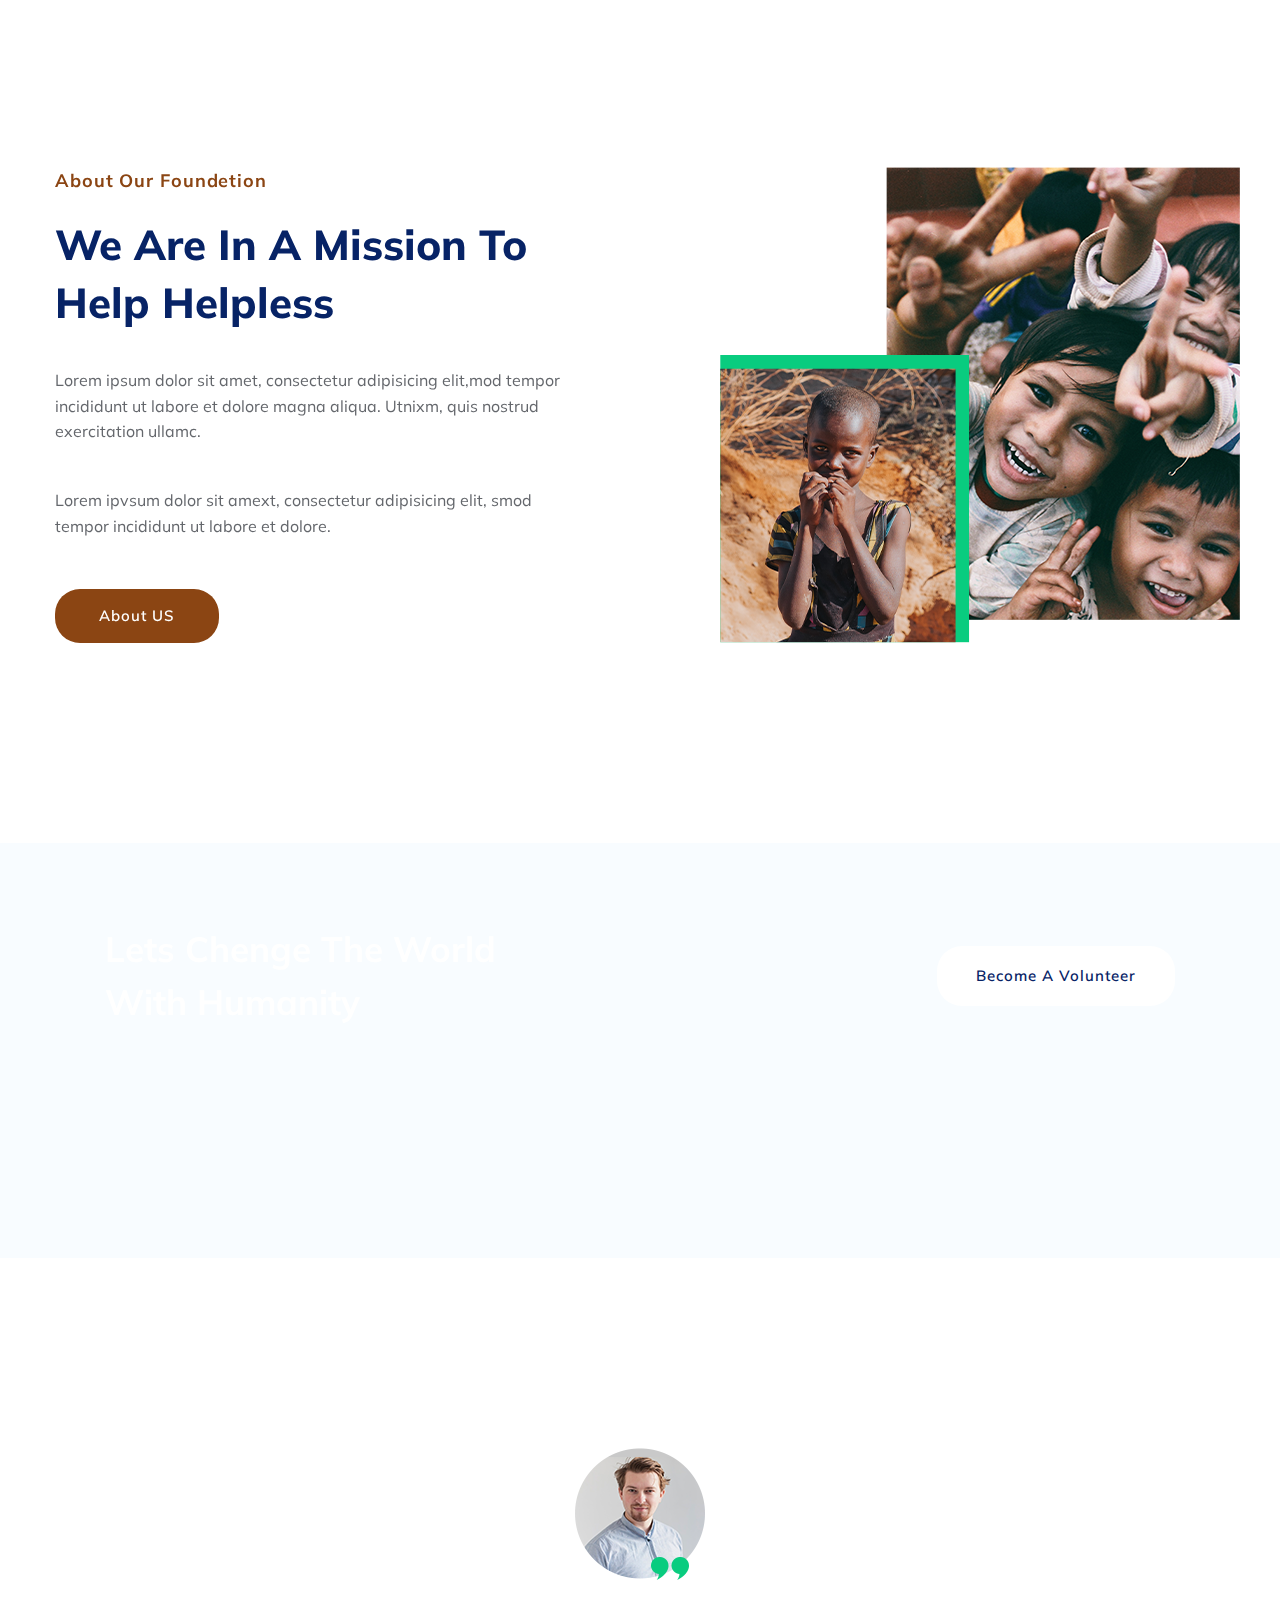
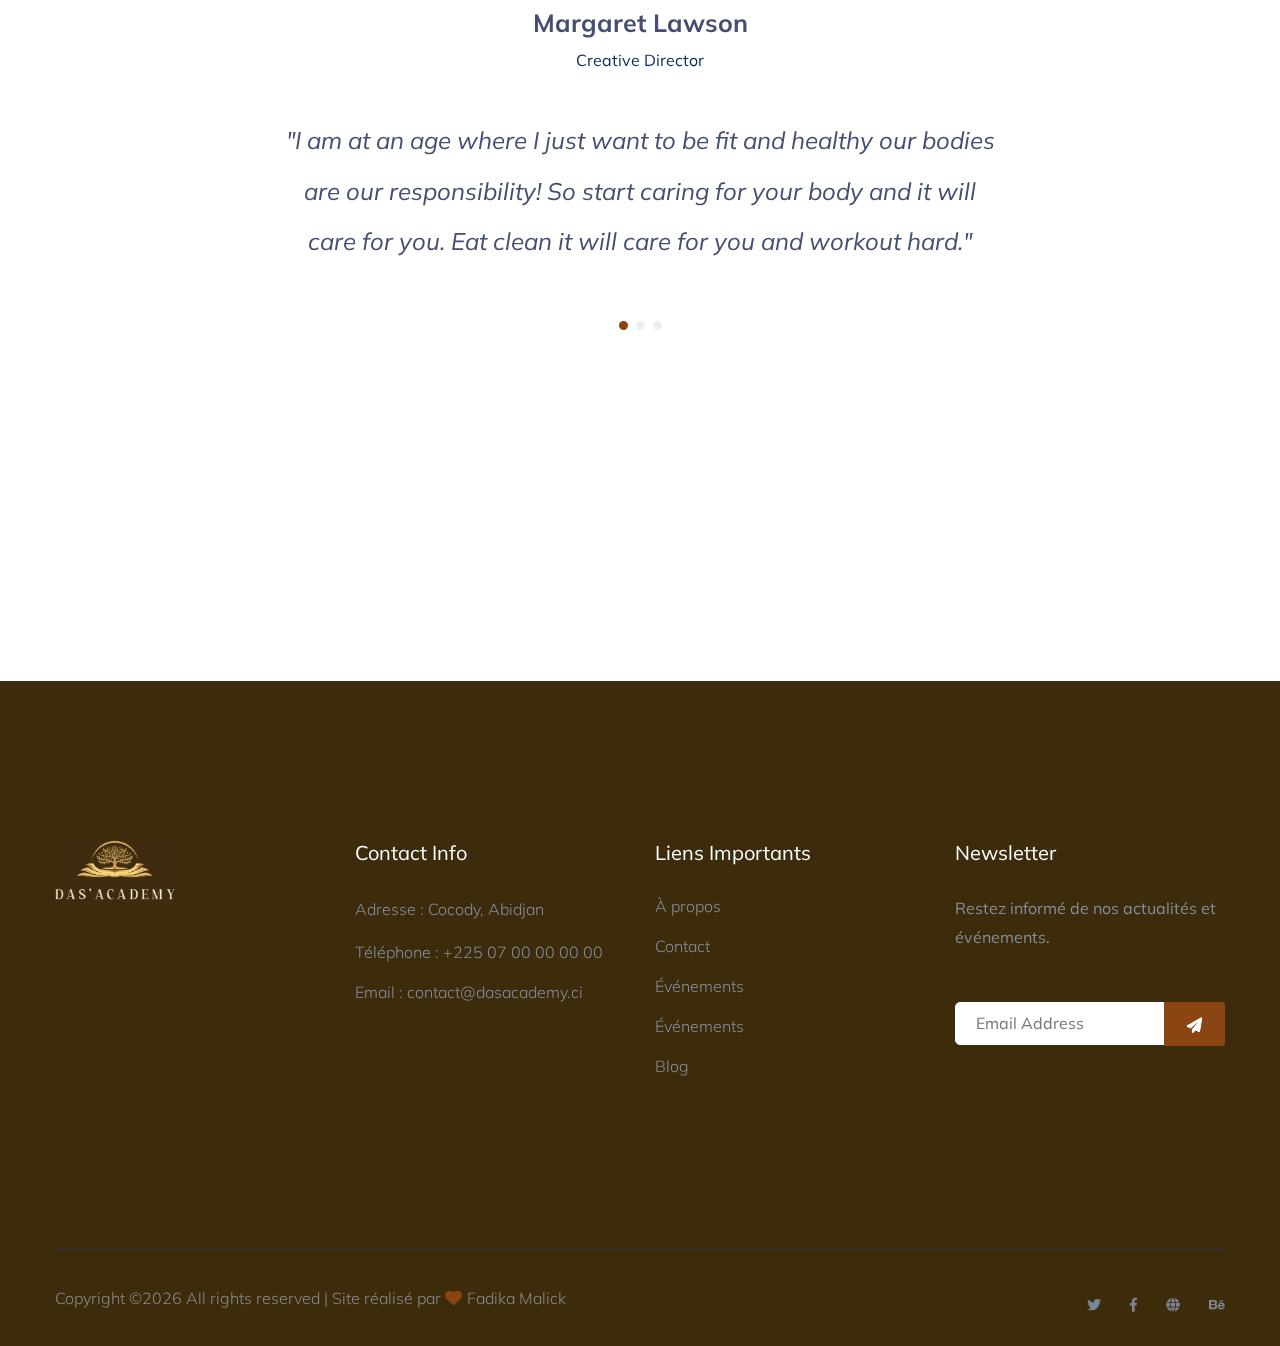
<file: about.html>
<!doctype html>
<html class="no-js" lang="zxx">
<head>
    <meta charset="utf-8">
    <meta http-equiv="x-ua-compatible" content="ie=edge">
    <title> Charity | Teamplate</title>
    <meta name="description" content="">
    <meta name="viewport" content="width=device-width, initial-scale=1">
    <link rel="manifest" href="site.webmanifest">
    <link rel="shortcut icon" type="image/x-icon" href="assets/img/favicon.ico">

	<!-- CSS here -->
	<link rel="stylesheet" href="assets/css/bootstrap.min.css">
	<link rel="stylesheet" href="assets/css/owl.carousel.min.css">
	<link rel="stylesheet" href="assets/css/slicknav.css">
    <link rel="stylesheet" href="assets/css/flaticon.css">
    <link rel="stylesheet" href="assets/css/progressbar_barfiller.css">
    <link rel="stylesheet" href="assets/css/gijgo.css">
    <link rel="stylesheet" href="assets/css/animate.min.css">
    <link rel="stylesheet" href="assets/css/animated-headline.css">
	<link rel="stylesheet" href="assets/css/magnific-popup.css">
	<link rel="stylesheet" href="assets/css/fontawesome-all.min.css">
	<link rel="stylesheet" href="assets/css/themify-icons.css">
	<link rel="stylesheet" href="assets/css/slick.css">
	<link rel="stylesheet" href="assets/css/nice-select.css">
	<link rel="stylesheet" href="assets/css/style.css">
    <style>
        .header-bottom {
            background: #3c2c0c !important;
        }
        .header-bottom .main-menu ul li a {
            color: #f3db9c !important;
        }
        .header-bottom .main-menu ul li:hover > a {
            color: #ffffff !important;
        }
        .header-sticky.sticky-bar {
            background: #3c2c0c !important;
        }
        .header-sticky.sticky-bar .main-menu ul li a {
            color: #f3db9c !important;
        }
        .header-sticky.sticky-bar .main-menu ul li:hover > a {
            color: #ffffff !important;
        }
        .header-btn {
            background: #3c2c0c !important;
            color: #f3db9c !important;
            border: 2px solid #f3db9c !important;
            transition: all 0.3s ease !important;
        }
        .header-btn:hover {
            background: #ffffff !important;
            color: #3c2c0c !important;
            border-color: #ffffff !important;
        }
        .header-btn:before {
            background: #ffffff !important;
        }
        .preloader-circle {
            border-color: #c9a056 !important;
        }
        .preloader-img img {
            max-width: 60px !important;
        }
    </style>
</head>
<body>
    <!-- ? Preloader Start -->
    <div id="preloader-active">
        <div class="preloader d-flex align-items-center justify-content-center">
            <div class="preloader-inner position-relative">
                <div class="preloader-circle"></div>
                <div class="preloader-img pere-text">
                    <img src="assets/img/logo/DAS.png" alt="" style="max-width: 60px;">
                </div>
            </div>
        </div>
    </div>
    <!-- Preloader Start -->
    <header>
        <!-- Header Start -->
        <div class="header-area">
            <div class="main-header ">
                <div class="header-top d-none d-lg-block">
                    <div class="container-fluid">
                        <div class="col-xl-12">
                            <div class="row d-flex justify-content-between align-items-center">
                                <div class="header-info-left d-flex">
                                    <ul>     
                                        <li>Téléphone: +225 07 00 00 00 00</li>
                                        <li>Email: contact@dasacademy.ci</li>
                                    </ul>
                                    <div class="header-social">    
                                        <ul>
                                            <li><a href="#"><i class="fab fa-facebook-f"></i></a></li>
                                            <li><a href="#"><i class="fab fa-instagram"></i></a></li>
                                            <li><a href="#"><i class="fab fa-whatsapp"></i></a></li>
                                            <li><a href="#"><i class="fab fa-linkedin-in"></i></a></li>
                                        </ul>
                                    </div>
                                </div>
                            </div>
                        </div>
                    </div>
                </div>
                <div class="header-bottom header-sticky sticky-bar">
                    <div class="container-fluid">
                        <div class="row align-items-center">
                            <!-- Logo -->
                            <div class="col-xl-2 col-lg-2">
                                <div class="logo">
                                    <a href="index.html"><img src="assets/img/logo/DAS.png" alt="" style="max-width: 120px;"></a>
                                </div>
                            </div>
                            <div class="col-xl-10 col-lg-10">
                                <div class="menu-wrapper  d-flex align-items-center justify-content-end">
                                    <!-- Main-menu -->
                                    <div class="main-menu d-none d-lg-block">
                                        <nav>
                                            <ul id="navigation">                                                                                          
                                                <li><a href="index.html">Accueil</a></li>
                                                <li><a href="about.html">À propos</a></li>
                                                <li><a href="events.html">Événements</a></li>
                                                <li><a href="blog.html">Blog</a></li>
                                                <li><a href="contact.html">Contact</a></li>
                                            </ul>
                                        </nav>
                                    </div>
                                    <!-- Header-btn -->
                                    <div class="header-right-btn d-none d-lg-block ml-20">
                                        <a href="contact.html" class="btn header-btn" style="background-color: #3c2c0c; color: #f3db9c;">Rejoignez-nous</a>
                                    </div>
                                </div>
                            </div> 
                            <!-- Mobile Menu -->
                            <div class="col-12">
                                <div class="mobile_menu d-block d-lg-none"></div>
                            </div>
                        </div>
                    </div>
                </div>
            </div>
        </div>
        <!-- Header End -->
    </header>
    </header>
    <!-- header end -->
    <main>
    <!--? Hero Start -->
    <div class="slider-area2">
        <div class="slider-height2 d-flex align-items-center">
            <div class="container">
                <div class="row">
                    <div class="col-xl-12">
                        <div class="hero-cap hero-cap2 pt-20 text-center">
                            <h2>About US</h2>
                        </div>
                    </div>
                </div>
            </div>
        </div>
    </div>
    <!-- Hero End -->
    <!--? Services Area Start -->
    <div class="service-area section-padding30">
        <div class="container">
            <div class="row justify-content-center">
                <div class="col-xl-6 col-lg-7 col-md-10 col-sm-10">
                    <!-- Section Tittle -->
                    <div class="section-tittle text-center mb-80">
                        <span>What we are doing</span>
                        <h2>We Are In A Mission To Help The Helpless</h2>
                    </div>
                </div>
            </div>
            <div class="row">
                <div class="col-lg-4 col-md-6 col-sm-6">
                    <div class="single-cat text-center mb-50">
                        <div class="cat-icon">
                            <span class="flaticon-null-1"></span>
                        </div>
                        <div class="cat-cap">
                            <h5><a href="services.html">Clean Water</a></h5>
                            <p>The sea freight service has grown conside rably in recent years. We spend timetting to know your processes to.</p>
                        </div>
                    </div>
                </div>
                <div class="col-lg-4 col-md-6 col-sm-6">
                    <div class="single-cat active text-center mb-50">
                        <div class="cat-icon">
                            <span class="flaticon-think"></span>
                        </div>
                        <div class="cat-cap">
                            <h5><a href="services.html">Clean Water</a></h5>
                            <p>The sea freight service has grown conside rably in recent years. We spend timetting to know your processes to.</p>
                        </div>
                    </div>
                </div>
                <div class="col-lg-4 col-md-6 col-sm-6">
                    <div class="single-cat text-center mb-50">
                        <div class="cat-icon">
                            <span class="flaticon-gear"></span>
                        </div>
                        <div class="cat-cap">
                            <h5><a href="services.html">Clean Water</a></h5>
                            <p>The sea freight service has grown conside rably in recent years. We spend timetting to know your processes to.</p>
                        </div>
                    </div>
                </div>
            </div>
        </div>
    </div>
    <!-- Services Area End -->
    <!--? About Law Start-->
    <section class="about-low-area section-padding2">
        <div class="container">
            <div class="row">
                <div class="col-lg-6 col-md-10">
                    <div class="about-caption mb-50">
                        <!-- Section Tittle -->
                        <div class="section-tittle mb-35">
                            <span>About our foundetion</span>
                            <h2>We Are In A Mission To  Help Helpless</h2>
                        </div>
                        <p>Lorem ipsum dolor sit amet, consectetur adipisicing elit,mod tempor incididunt ut labore et dolore magna aliqua. Utnixm, quis nostrud exercitation ullamc.</p>
                        <p>Lorem ipvsum dolor sit amext, consectetur adipisicing elit, smod tempor incididunt ut labore et dolore.</p>
                    </div>
                    <a href="about.html" class="btn">About US</a>
                </div>
                <div class="col-lg-6 col-md-12">
                    <!-- about-img -->
                    <div class="about-img ">
                        <div class="about-font-img d-none d-lg-block">
                            <img src="assets/img/gallery/about2.png" alt="">
                        </div>
                        <div class="about-back-img ">
                            <img src="assets/img/gallery/about1.png" alt="">
                        </div>
                    </div>
                </div>
            </div>
        </div>
    </section>
    <!-- About Law End-->
    <!-- Want To work -->
    <section class="wantToWork-area ">
        <div class="container">
            <div class="wants-wrapper w-padding2  section-bg" data-background="assets/img/gallery/section_bg01.png">
                <div class="row align-items-center justify-content-between">
                    <div class="col-xl-5 col-lg-9 col-md-8">
                        <div class="wantToWork-caption wantToWork-caption2">
                            <h2>Lets Chenge The World With Humanity</h2>
                        </div>
                    </div>
                    <div class="col-xl-2 col-lg-3 col-md-4">
                        <a href="#" class="btn white-btn f-right sm-left">Become A Volunteer</a>
                    </div>
                </div>
            </div>
        </div>
    </section>
    <!-- Want To work End -->
    <!--? Testimonial Start -->
    <div class="testimonial-area testimonial-padding">
        <div class="container">
            <!-- Testimonial contents -->
            <div class="row d-flex justify-content-center">
                <div class="col-xl-8 col-lg-8 col-md-10">
                    <div class="h1-testimonial-active dot-style">
                        <!-- Single Testimonial -->
                        <div class="single-testimonial text-center">
                            <div class="testimonial-caption ">
                                <!-- founder -->
                                <div class="testimonial-founder">
                                    <div class="founder-img mb-40">
                                        <img src="assets/img/gallery/testimonial.png" alt="">
                                        <span>Margaret Lawson</span>
                                        <p>Creative Director</p>
                                    </div>
                                </div>
                                <div class="testimonial-top-cap">
                                    <p>"I am at an age where I just want to be fit and healthy our bodies are our responsibility! So start caring for your body and it will care for you. Eat clean it will care for you and workout hard."</p>
                                </div>
                            </div>
                        </div>
                        <!-- Single Testimonial -->
                        <div class="single-testimonial text-center">
                            <div class="testimonial-caption ">
                                <!-- founder -->
                                <div class="testimonial-founder">
                                    <div class="founder-img mb-40">
                                        <img src="assets/img/gallery/testimonial.png" alt="">
                                        <span>Margaret Lawson</span>
                                        <p>Creative Director</p>
                                    </div>
                                </div>
                                <div class="testimonial-top-cap">
                                    <p>"I am at an age where I just want to be fit and healthy our bodies are our responsibility! So start caring for your body and it will care for you. Eat clean it will care for you and workout hard."</p>
                                </div>
                            </div>
                        </div>
                        <!-- Single Testimonial -->
                        <div class="single-testimonial text-center">
                            <div class="testimonial-caption ">
                                <!-- founder -->
                                <div class="testimonial-founder">
                                    <div class="founder-img mb-40">
                                        <img src="assets/img/gallery/testimonial.png" alt="">
                                        <span>Margaret Lawson</span>
                                        <p>Creative Director</p>
                                    </div>
                                </div>
                                <div class="testimonial-top-cap">
                                    <p>"I am at an age where I just want to be fit and healthy our bodies are our responsibility! So start caring for your body and it will care for you. Eat clean it will care for you and workout hard."</p>
                                </div>
                            </div>
                        </div>
                    </div>
                </div>
            </div>
        </div>
    </div>
    <!-- Testimonial End -->

    <!--? Count Down Start -->
    <div class="count-down-area pt-25 section-bg" data-background="assets/img/gallery/section_bg02.png">
        <div class="container">
            <div class="row justify-content-center">
                <div class="col-lg-12 col-md-12">
                    <div class="count-down-wrapper" >
                        <div class="row justify-content-between">
                            <div class="col-lg-3 col-md-6 col-sm-6">
                                <!-- Counter Up -->
                                <div class="single-counter text-center">
                                    <span class="counter color-green">6,200</span>
                                    <span class="plus">+</span>
                                    <p class="color-green">Donation</p>
                                </div>
                            </div>
                            <div class="col-lg-3 col-md-6 col-sm-6">
                                <!-- Counter Up -->
                                <div class="single-counter text-center">
                                    <span class="counter color-green">80</span>
                                    <span class="plus">+</span>
                                    <p class="color-green">Fund Raised</p>
                                </div>
                            </div>
                            <div class="col-lg-3 col-md-6 col-sm-6">
                                <!-- Counter Up -->
                                <div class="single-counter text-center">
                                    <span class="counter color-green">256</span>
                                    <span class="plus">+</span>
                                    <p class="color-green">Donation</p>
                                </div>
                            </div>
                            <div class="col-lg-3 col-md-6 col-sm-6">
                                <!-- Counter Up -->
                                <div class="single-counter text-center">
                                    <span class="counter color-green">256</span>
                                    <span class="plus">+</span>
                                    <p class="color-green">Donation</p>
                                </div>
                            </div>
                        </div>
                    </div>
                </div>
            </div>
        </div>
    </div>
    <!-- Count Down End -->
    </main>
    <footer>
        <div class="footer-wrapper" style="background: #3c2c0c;">
            <!-- Footer Top-->
            <div class="footer-area footer-padding">
                <div class="container">
                    <div class="row d-flex justify-content-between">
                        <div class="col-xl-3 col-lg-3 col-md-4 col-sm-6">
                        <div class="single-footer-caption mb-50">
                            <div class="single-footer-caption mb-30">
                                <div class="footer-tittle">
                                    <div class="footer-logo mb-20">
                                        <a href="index.html"><img src="assets/img/logo/DAS.png" alt="" style="max-width: 120px;"></a>
                                    </div>
                                </div>
                            </div>
                        </div>
                        </div>
                        <div class="col-xl-3 col-lg-3 col-md-4 col-sm-5">
                            <div class="single-footer-caption mb-50">
                                <div class="footer-tittle">
                                    <h4>Contact Info</h4>
                                    <ul>
                                        <li>
                                            <p>Adresse : Cocody, Abidjan</p>
                                        </li>
                                        <li><a href="#">Téléphone : +225 07 00 00 00 00</a></li>
                                        <li><a href="#">Email : contact@dasacademy.ci</a></li>
                                    </ul>
                                </div>
                            </div>
                        </div>
                        <div class="col-xl-3 col-lg-3 col-md-4 col-sm-5">
                            <div class="single-footer-caption mb-50">
                                <div class="footer-tittle">
                                    <h4>Liens importants</h4>
                                    <ul>
                                        <li><a href="about.html">À propos</a></li>
                                        <li><a href="contact.html">Contact</a></li>
                                        <li><a href="events.html">Événements</a></li>
                                        <li><a href="events.html">Événements</a></li>
                                        <li><a href="blog.html">Blog</a></li>
                                    </ul>
                                </div>
                            </div>
                        </div>
                        <div class="col-xl-3 col-lg-3 col-md-4 col-sm-5">
                            <div class="single-footer-caption mb-50">
                                <div class="footer-tittle">
                                    <h4>Newsletter</h4>
                                    <div class="footer-pera footer-pera2">
                                    <p>Restez informé de nos actualités et événements.</p>
                                </div>
                                <!-- Form -->
                                <div class="footer-form" >
                                    <div id="mc_embed_signup">
                                        <form target="_blank" action="https://spondonit.us12.list-manage.com/subscribe/post?u=1462626880ade1ac87bd9c93a&amp;id=92a4423d01"
                                        method="get" class="subscribe_form relative mail_part">
                                            <input type="email" name="email" id="newsletter-form-email" placeholder="Email Address"
                                            class="placeholder hide-on-focus" onfocus="this.placeholder = ''"
                                            onblur="this.placeholder = ' Email Address '">
                                            <div class="form-icon">
                                                <button type="submit" name="submit" id="newsletter-submit"
                                                class="email_icon newsletter-submit button-contactForm"><img src="assets/img/gallery/form.png" alt=""></button>
                                            </div>
                                            <div class="mt-10 info"></div>
                                        </form>
                                    </div>
                                </div>
                                </div>
                            </div>
                        </div>
                    </div>
                </div>
            </div>
            <!-- footer-bottom -->
            <div class="footer-bottom-area">
                <div class="container">
                    <div class="footer-border">
                        <div class="row d-flex justify-content-between align-items-center">
                            <div class="col-xl-10 col-lg-9 ">
                                <div class="footer-copy-right">
                                    <p>Copyright &copy;<script>document.write(new Date().getFullYear());</script> All rights reserved | Site réalisé par <i class="fa fa-heart" aria-hidden="true"></i> Fadika Malick</p>
                                </div>
                            </div>
                            <div class="col-xl-2 col-lg-3">
                                <div class="footer-social f-right">
                                    <a href="#"><i class="fab fa-twitter"></i></a>
                                    <a  href="https://www.facebook.com/sai4ull"><i class="fab fa-facebook-f"></i></a>
                                    <a href="#"><i class="fas fa-globe"></i></a>
                                    <a href="#"><i class="fab fa-behance"></i></a>
                                </div>
                            </div>
                        </div>
                    </div>
                </div>
            </div>
        </div>
    </footer>

    <!-- Scroll Up -->
    <div id="back-top" >
        <a title="Go to Top" href="#"> <i class="fas fa-level-up-alt"></i></a>
    </div>

    <!-- JS here -->

    <script src="./assets/js/vendor/modernizr-3.5.0.min.js"></script>
    <!-- Jquery, Popper, Bootstrap -->
    <script src="./assets/js/vendor/jquery-1.12.4.min.js"></script>
    <script src="./assets/js/popper.min.js"></script>
    <script src="./assets/js/bootstrap.min.js"></script>
    <!-- Jquery Mobile Menu -->
    <script src="./assets/js/jquery.slicknav.min.js"></script>

    <!-- Jquery Slick , Owl-Carousel Plugins -->
    <script src="./assets/js/owl.carousel.min.js"></script>
    <script src="./assets/js/slick.min.js"></script>
    <!-- One Page, Animated-HeadLin -->
    <script src="./assets/js/wow.min.js"></script>
    <script src="./assets/js/animated.headline.js"></script>
    <script src="./assets/js/jquery.magnific-popup.js"></script>

    <!-- Date Picker -->
    <script src="./assets/js/gijgo.min.js"></script>
    <!-- Nice-select, sticky -->
    <script src="./assets/js/jquery.nice-select.min.js"></script>
    <script src="./assets/js/jquery.sticky.js"></script>
    <!-- Progress -->
    <script src="./assets/js/jquery.barfiller.js"></script>
    
    <!-- counter , waypoint,Hover Direction -->
    <script src="./assets/js/jquery.counterup.min.js"></script>
    <script src="./assets/js/waypoints.min.js"></script>
    <script src="./assets/js/jquery.countdown.min.js"></script>
    <script src="./assets/js/hover-direction-snake.min.js"></script>

    <!-- contact js -->
    <script src="./assets/js/contact.js"></script>
    <script src="./assets/js/jquery.form.js"></script>
    <script src="./assets/js/jquery.validate.min.js"></script>
    <script src="./assets/js/mail-script.js"></script>
    <script src="./assets/js/jquery.ajaxchimp.min.js"></script>
    
    <!-- Jquery Plugins, main Jquery -->	
    <script src="./assets/js/plugins.js"></script>
    <script src="./assets/js/main.js"></script>
    
    </body>
</html>
</file>
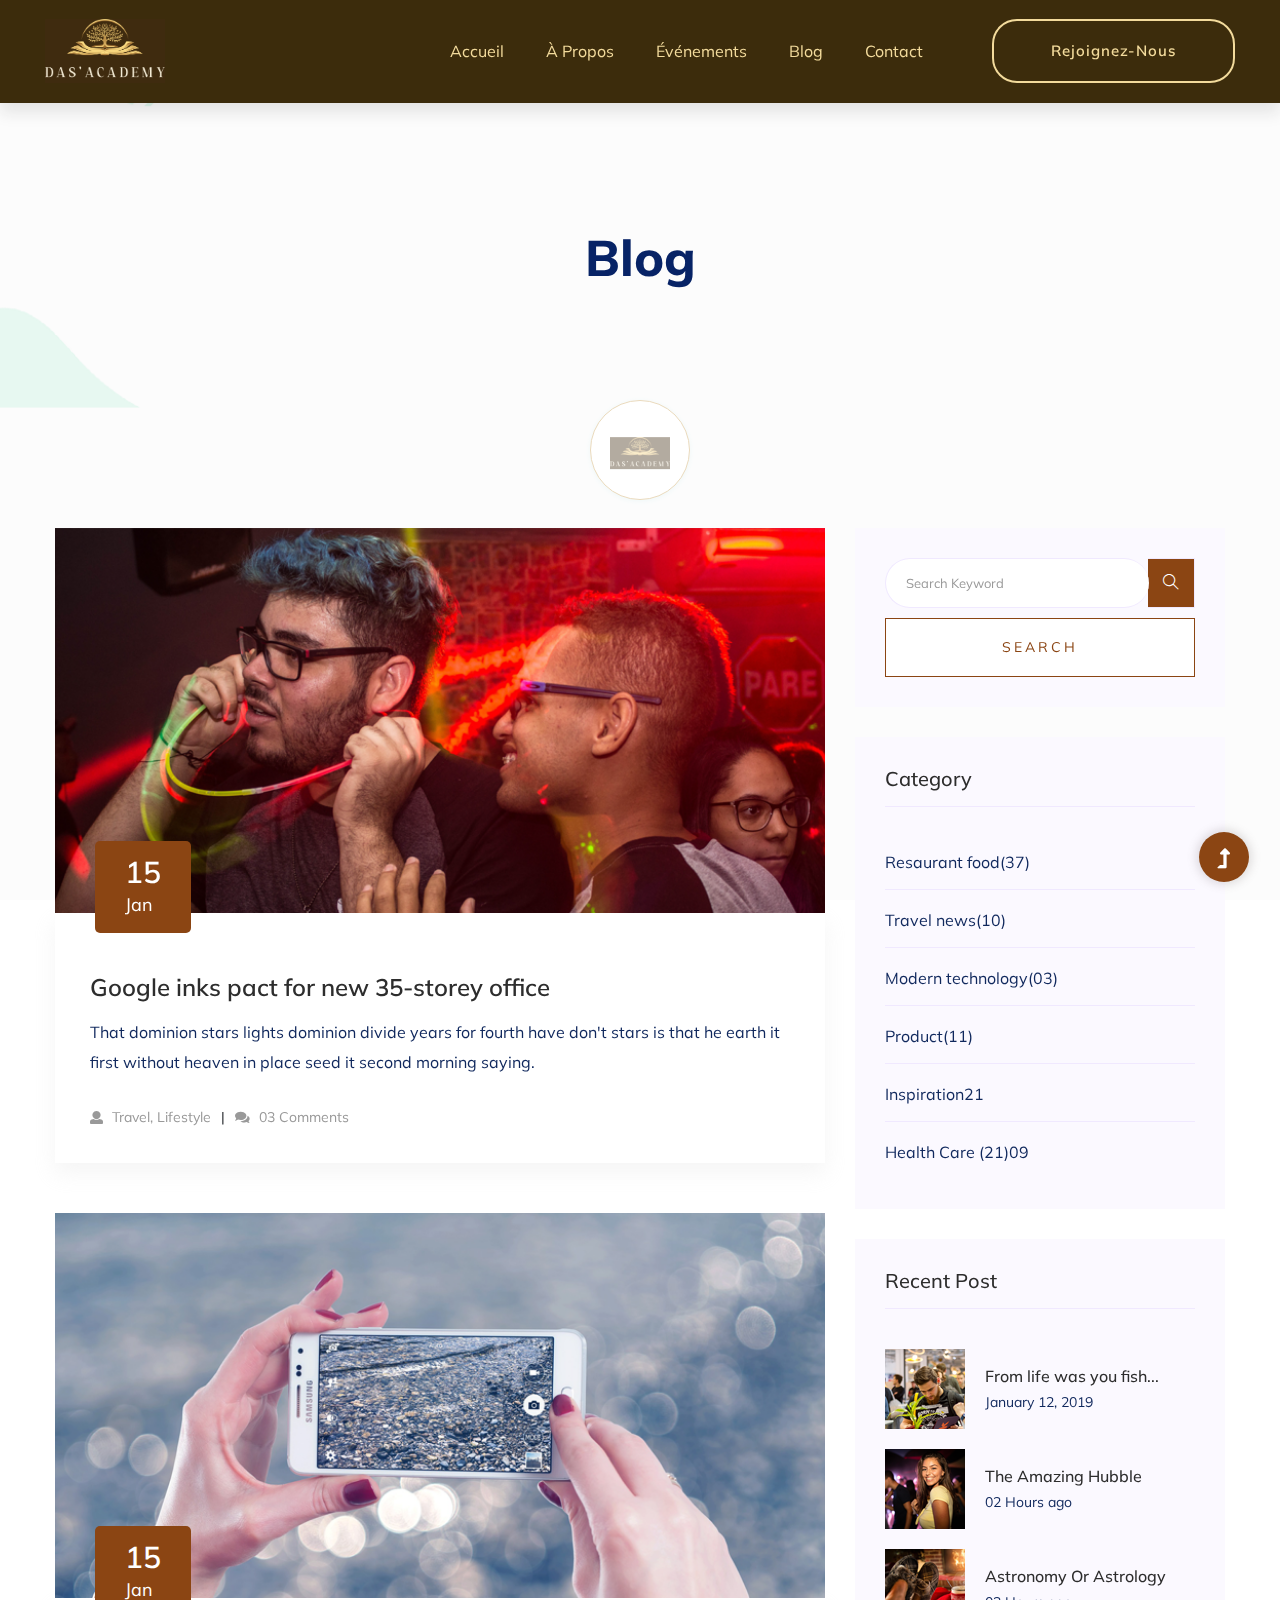
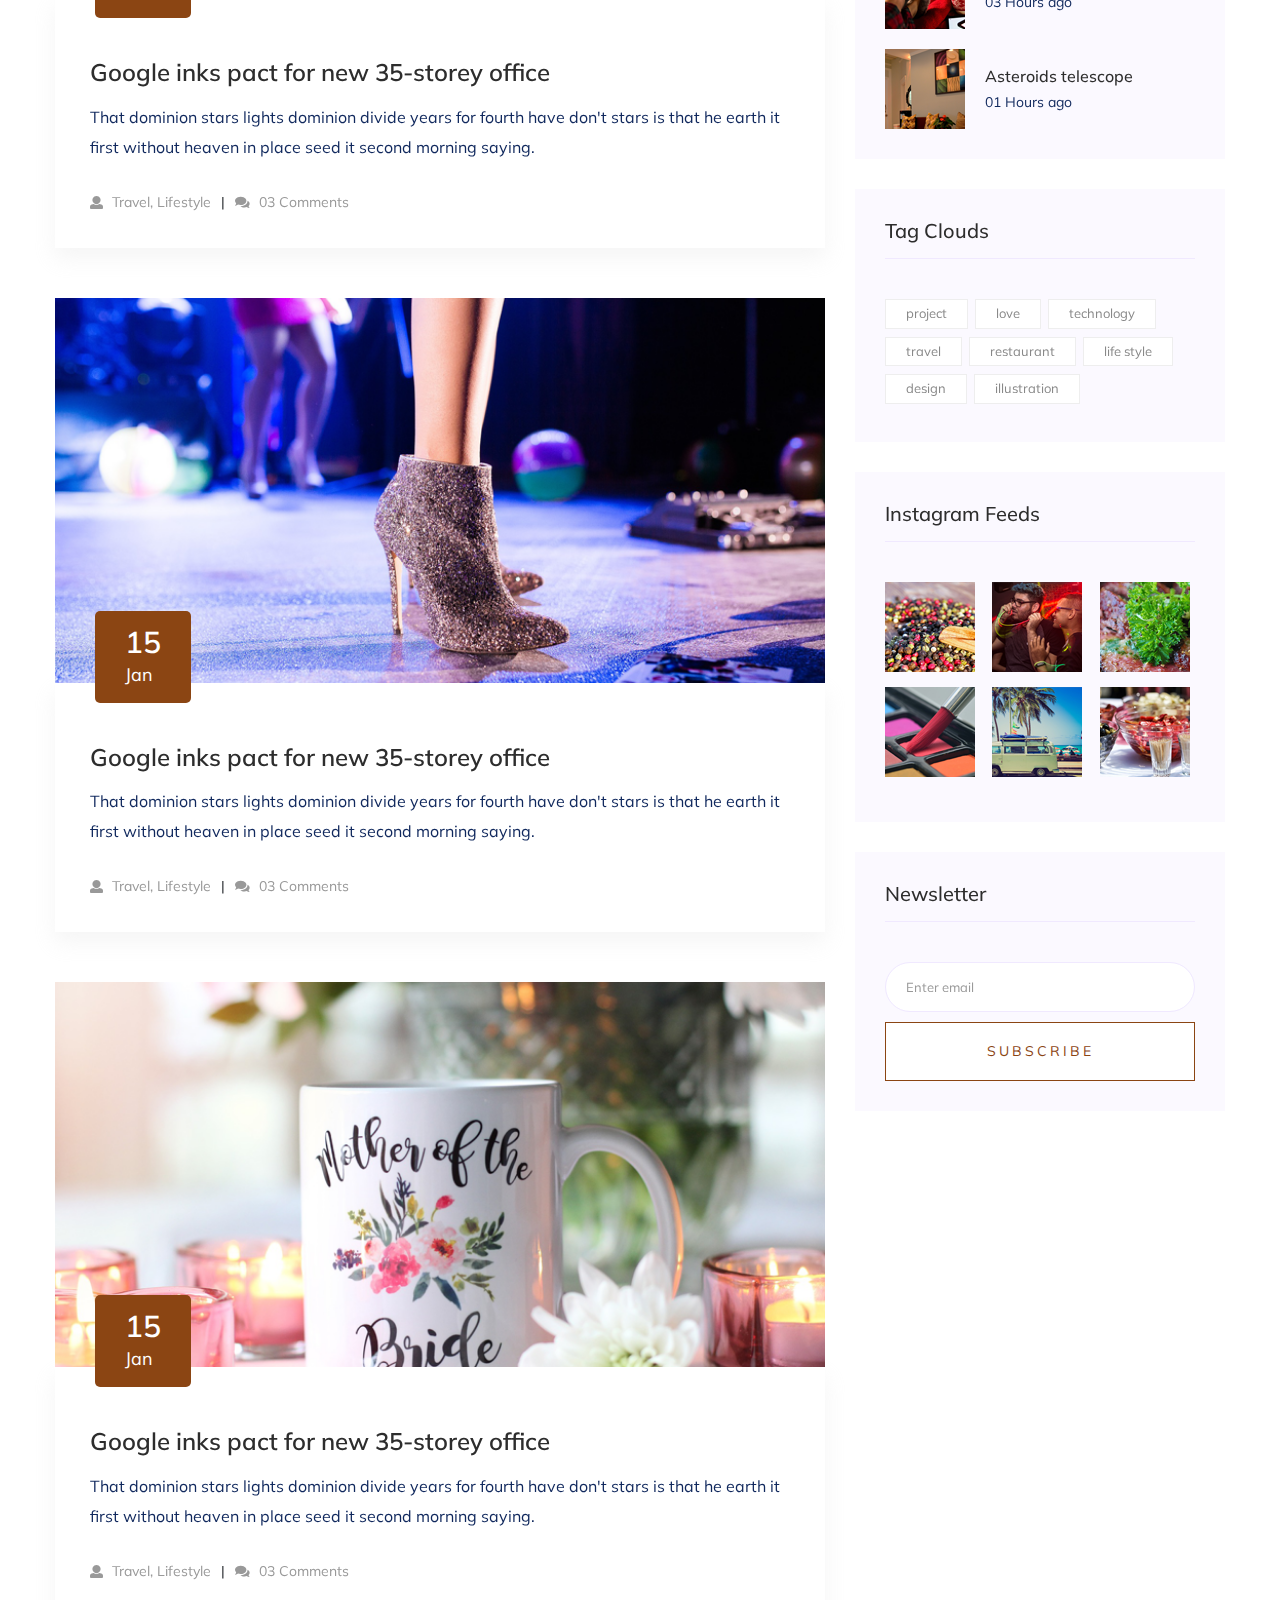
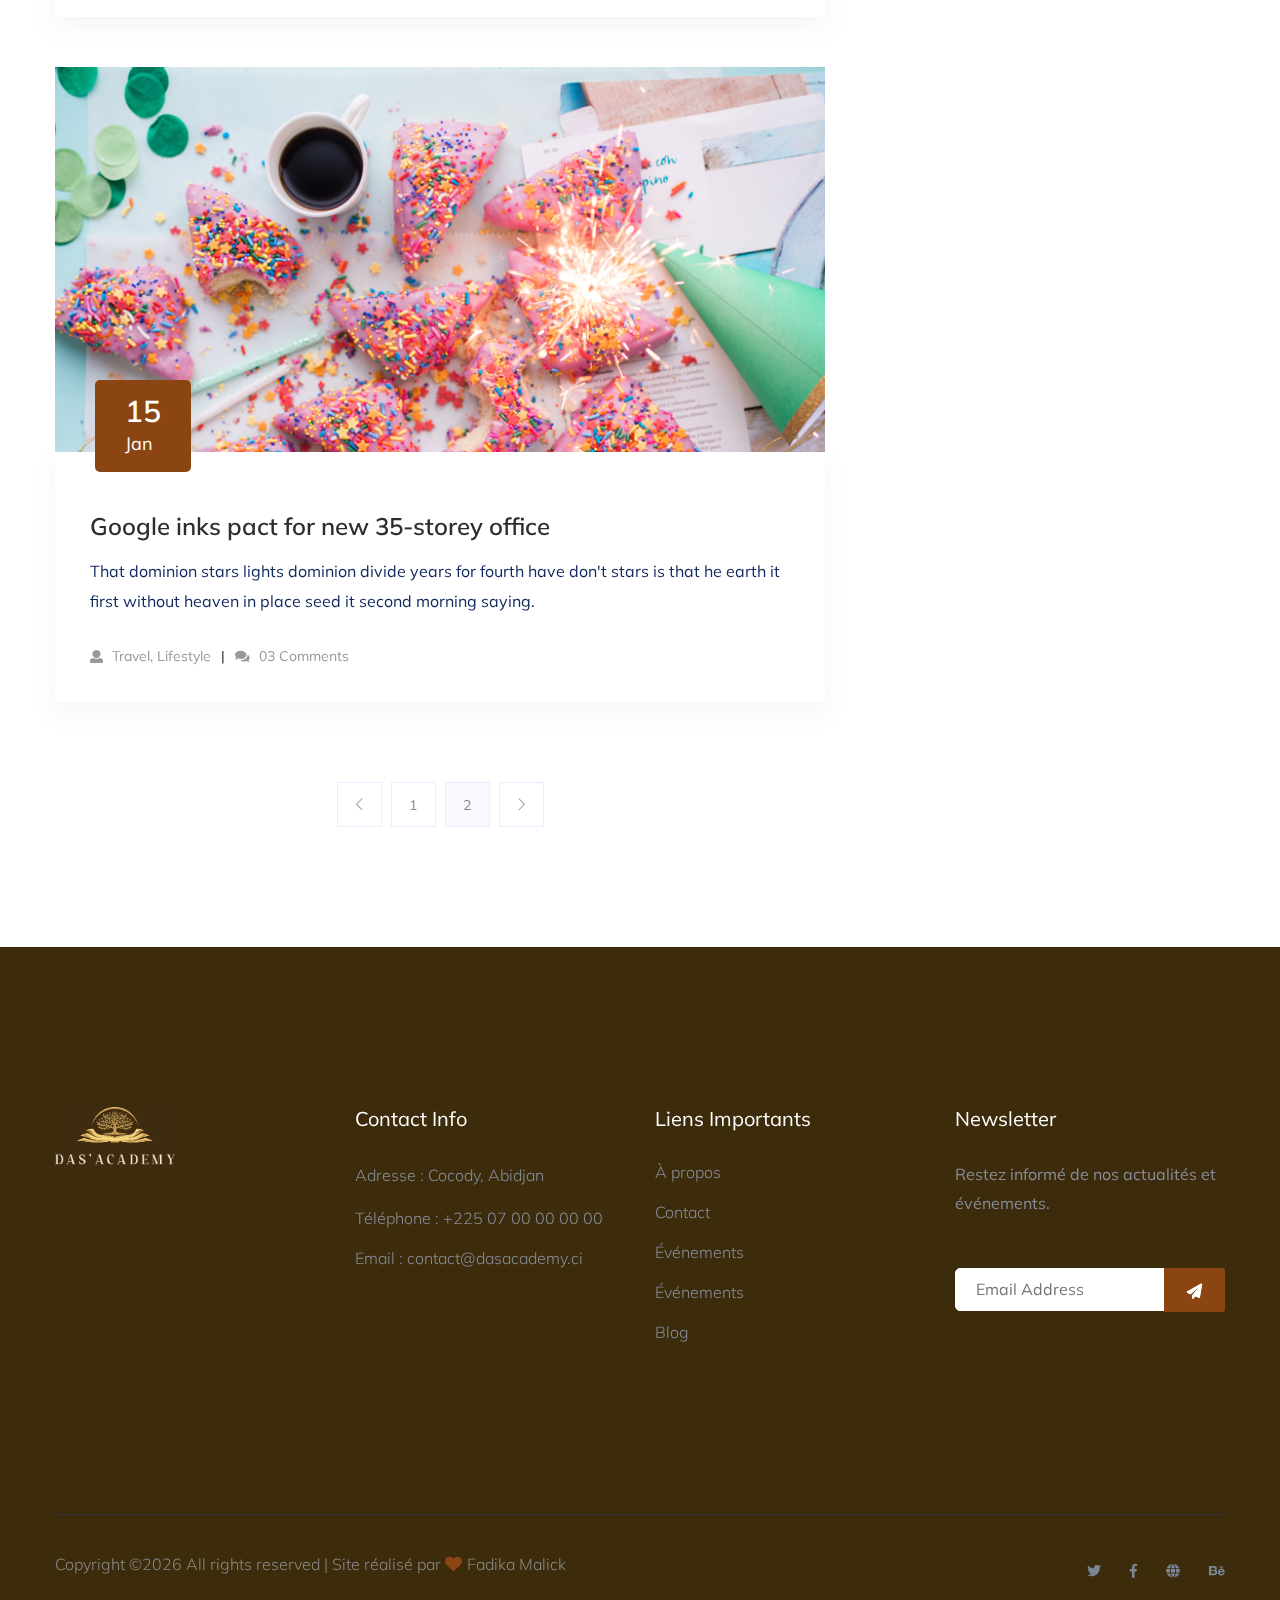
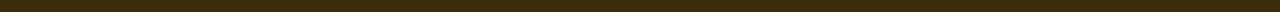
<file: blog.html>
<!doctype html>
<html class="no-js" lang="zxx">
<head>
    <meta charset="utf-8">
    <meta http-equiv="x-ua-compatible" content="ie=edge">
    <title> Charity | Teamplate</title>
    <meta name="description" content="">
    <meta name="viewport" content="width=device-width, initial-scale=1">
    <link rel="manifest" href="site.webmanifest">
    <link rel="shortcut icon" type="image/x-icon" href="assets/img/favicon.ico">

	<!-- CSS here -->
	<link rel="stylesheet" href="assets/css/bootstrap.min.css">
	<link rel="stylesheet" href="assets/css/owl.carousel.min.css">
	<link rel="stylesheet" href="assets/css/slicknav.css">
    <link rel="stylesheet" href="assets/css/flaticon.css">
    <link rel="stylesheet" href="assets/css/progressbar_barfiller.css">
    <link rel="stylesheet" href="assets/css/gijgo.css">
    <link rel="stylesheet" href="assets/css/animate.min.css">
    <link rel="stylesheet" href="assets/css/animated-headline.css">
	<link rel="stylesheet" href="assets/css/magnific-popup.css">
	<link rel="stylesheet" href="assets/css/fontawesome-all.min.css">
	<link rel="stylesheet" href="assets/css/themify-icons.css">
	<link rel="stylesheet" href="assets/css/slick.css">
	<link rel="stylesheet" href="assets/css/nice-select.css">
	<link rel="stylesheet" href="assets/css/style.css">
    <style>
        .header-bottom {
            background: #3c2c0c !important;
        }
        .header-bottom .main-menu ul li a {
            color: #f3db9c !important;
        }
        .header-bottom .main-menu ul li:hover > a {
            color: #ffffff !important;
        }
        .header-sticky.sticky-bar {
            background: #3c2c0c !important;
        }
        .header-sticky.sticky-bar .main-menu ul li a {
            color: #f3db9c !important;
        }
        .header-sticky.sticky-bar .main-menu ul li:hover > a {
            color: #ffffff !important;
        }
        .header-btn {
            background: #3c2c0c !important;
            color: #f3db9c !important;
            border: 2px solid #f3db9c !important;
            transition: all 0.3s ease !important;
        }
        .header-btn:hover {
            background: #ffffff !important;
            color: #3c2c0c !important;
            border-color: #ffffff !important;
        }
        .header-btn:before {
            background: #ffffff !important;
        }
        .preloader-circle {
            border-color: #c9a056 !important;
        }
        .preloader-img img {
            max-width: 60px !important;
        }
    </style>
</head>
<body>
    <!-- ? Preloader Start -->
    <div id="preloader-active">
        <div class="preloader d-flex align-items-center justify-content-center">
            <div class="preloader-inner position-relative">
                <div class="preloader-circle"></div>
                <div class="preloader-img pere-text">
                    <img src="assets/img/logo/DAS.png" alt="" style="max-width: 60px;">
                </div>
            </div>
        </div>
    </div>
    <!-- Preloader Start -->
    <header>
        <!-- Header Start -->
        <div class="header-area">
            <div class="main-header ">
                <div class="header-top d-none d-lg-block">
                    <div class="container-fluid">
                        <div class="col-xl-12">
                            <div class="row d-flex justify-content-between align-items-center">
                                <div class="header-info-left d-flex">
                                    <ul>     
                                        <li>Téléphone: +225 07 00 00 00 00</li>
                                        <li>Email: contact@dasacademy.ci</li>
                                    </ul>
                                    <div class="header-social">    
                                        <ul>
                                            <li><a href="#"><i class="fab fa-facebook-f"></i></a></li>
                                            <li><a href="#"><i class="fab fa-instagram"></i></a></li>
                                            <li><a href="#"><i class="fab fa-whatsapp"></i></a></li>
                                            <li><a href="#"><i class="fab fa-linkedin-in"></i></a></li>
                                        </ul>
                                    </div>
                                </div>
                            </div>
                        </div>
                    </div>
                </div>
                <div class="header-bottom header-sticky sticky-bar">
                    <div class="container-fluid">
                        <div class="row align-items-center">
                            <!-- Logo -->
                            <div class="col-xl-2 col-lg-2">
                                <div class="logo">
                                    <a href="index.html"><img src="assets/img/logo/DAS.png" alt="" style="max-width: 120px;"></a>
                                </div>
                            </div>
                            <div class="col-xl-10 col-lg-10">
                                <div class="menu-wrapper  d-flex align-items-center justify-content-end">
                                    <!-- Main-menu -->
                                    <div class="main-menu d-none d-lg-block">
                                        <nav>
                                            <ul id="navigation">                                                                                          
                                                <li><a href="index.html">Accueil</a></li>
                                                <li><a href="about.html">À propos</a></li>
                                                <li><a href="events.html">Événements</a></li>
                                                <li><a href="blog.html">Blog</a></li>
                                                <li><a href="contact.html">Contact</a></li>
                                            </ul>
                                        </nav>
                                    </div>
                                    <!-- Header-btn -->
                                    <div class="header-right-btn d-none d-lg-block ml-20">
                                        <a href="contact.html" class="btn header-btn" style="background-color: #3c2c0c; color: #f3db9c;">Rejoignez-nous</a>
                                    </div>
                                </div>
                            </div> 
                            <!-- Mobile Menu -->
                            <div class="col-12">
                                <div class="mobile_menu d-block d-lg-none"></div>
                            </div>
                        </div>
                    </div>
                </div>
            </div>
        </div>
        <!-- Header End -->
    </header>
    <main>
        <!--? Hero Start -->
        <div class="slider-area2">
            <div class="slider-height2 d-flex align-items-center">
                <div class="container">
                    <div class="row">
                        <div class="col-xl-12">
                            <div class="hero-cap hero-cap2 pt-70 text-center">
                                <h2>Blog</h2>
                            </div>
                        </div>
                    </div>
                </div>
            </div>
        </div>
        <!-- Hero End -->
        <!--? Blog Area Start-->
        <section class="blog_area section-padding">
            <div class="container">
                <div class="row">
                    <div class="col-lg-8 mb-5 mb-lg-0">
                        <div class="blog_left_sidebar">
                            <article class="blog_item">
                                <div class="blog_item_img">
                                    <img class="card-img rounded-0" src="assets/img/blog/single_blog_1.png" alt="">
                                    <a href="#" class="blog_item_date">
                                        <h3>15</h3>
                                        <p>Jan</p>
                                    </a>
                                </div>
                                <div class="blog_details">
                                    <a class="d-inline-block" href="blog_details.html">
                                        <h2 class="blog-head" style="color: #2d2d2d;">Google inks pact for new 35-storey office</h2>
                                    </a>
                                    <p>That dominion stars lights dominion divide years for fourth have don't stars is that
                                        he earth it first without heaven in place seed it second morning saying.</p>
                                    <ul class="blog-info-link">
                                        <li><a href="#"><i class="fa fa-user"></i> Travel, Lifestyle</a></li>
                                        <li><a href="#"><i class="fa fa-comments"></i> 03 Comments</a></li>
                                    </ul>
                                </div>
                            </article>
                            <article class="blog_item">
                                <div class="blog_item_img">
                                    <img class="card-img rounded-0" src="assets/img/blog/single_blog_2.png" alt="">
                                    <a href="#" class="blog_item_date">
                                        <h3>15</h3>
                                        <p>Jan</p>
                                    </a>
                                </div>
                                <div class="blog_details">
                                    <a class="d-inline-block" href="blog_details.html">
                                        <h2 class="blog-head" style="color: #2d2d2d;">Google inks pact for new 35-storey office</h2>
                                    </a>
                                    <p>That dominion stars lights dominion divide years for fourth have don't stars is that
                                        he earth it first without heaven in place seed it second morning saying.</p>
                                    <ul class="blog-info-link">
                                        <li><a href="#"><i class="fa fa-user"></i> Travel, Lifestyle</a></li>
                                        <li><a href="#"><i class="fa fa-comments"></i> 03 Comments</a></li>
                                    </ul>
                                </div>
                            </article>
                            <article class="blog_item">
                                <div class="blog_item_img">
                                    <img class="card-img rounded-0" src="assets/img/blog/single_blog_3.png" alt="">
                                    <a href="#" class="blog_item_date">
                                        <h3>15</h3>
                                        <p>Jan</p>
                                    </a>
                                </div>
                                <div class="blog_details">
                                    <a class="d-inline-block" href="blog_details.html">
                                        <h2 class="blog-head" style="color: #2d2d2d;">Google inks pact for new 35-storey office</h2>
                                    </a>
                                    <p>That dominion stars lights dominion divide years for fourth have don't stars is that
                                        he earth it first without heaven in place seed it second morning saying.</p>
                                    <ul class="blog-info-link">
                                        <li><a href="#"><i class="fa fa-user"></i> Travel, Lifestyle</a></li>
                                        <li><a href="#"><i class="fa fa-comments"></i> 03 Comments</a></li>
                                    </ul>
                                </div>
                            </article>
                            <article class="blog_item">
                                <div class="blog_item_img">
                                    <img class="card-img rounded-0" src="assets/img/blog/single_blog_4.png" alt="">
                                    <a href="#" class="blog_item_date">
                                        <h3>15</h3>
                                        <p>Jan</p>
                                    </a>
                                </div>
                                <div class="blog_details">
                                    <a class="d-inline-block" href="blog_details.html">
                                        <h2 class="blog-head" style="color: #2d2d2d;">Google inks pact for new 35-storey office</h2>
                                    </a>
                                    <p>That dominion stars lights dominion divide years for fourth have don't stars is that
                                        he earth it first without heaven in place seed it second morning saying.</p>
                                    <ul class="blog-info-link">
                                        <li><a href="#"><i class="fa fa-user"></i> Travel, Lifestyle</a></li>
                                        <li><a href="#"><i class="fa fa-comments"></i> 03 Comments</a></li>
                                    </ul>
                                </div>
                            </article>
                            <article class="blog_item">
                                <div class="blog_item_img">
                                    <img class="card-img rounded-0" src="assets/img/blog/single_blog_5.png" alt="">
                                    <a href="#" class="blog_item_date">
                                        <h3>15</h3>
                                        <p>Jan</p>
                                    </a>
                                </div>
                                <div class="blog_details">
                                    <a class="d-inline-block" href="blog_details.html">
                                        <h2 class="blog-head" style="color: #2d2d2d;">Google inks pact for new 35-storey office</h2>
                                    </a>
                                    <p>That dominion stars lights dominion divide years for fourth have don't stars is that
                                        he earth it first without heaven in place seed it second morning saying.</p>
                                    <ul class="blog-info-link">
                                        <li><a href="#"><i class="fa fa-user"></i> Travel, Lifestyle</a></li>
                                        <li><a href="#"><i class="fa fa-comments"></i> 03 Comments</a></li>
                                    </ul>
                                </div>
                            </article>
                            <nav class="blog-pagination justify-content-center d-flex">
                                <ul class="pagination">
                                    <li class="page-item">
                                        <a href="#" class="page-link" aria-label="Previous">
                                            <i class="ti-angle-left"></i>
                                        </a>
                                    </li>
                                    <li class="page-item">
                                        <a href="#" class="page-link">1</a>
                                    </li>
                                    <li class="page-item active">
                                        <a href="#" class="page-link">2</a>
                                    </li>
                                    <li class="page-item">
                                        <a href="#" class="page-link" aria-label="Next">
                                            <i class="ti-angle-right"></i>
                                        </a>
                                    </li>
                                </ul>
                            </nav>
                        </div>
                    </div>
                    <div class="col-lg-4">
                        <div class="blog_right_sidebar">
                            <aside class="single_sidebar_widget search_widget">
                                <form action="#">
                                    <div class="form-group">
                                        <div class="input-group mb-3">
                                            <input type="text" class="form-control" placeholder='Search Keyword'
                                                onfocus="this.placeholder = ''"
                                                onblur="this.placeholder = 'Search Keyword'">
                                            <div class="input-group-append">
                                                <button class="btns" type="button"><i class="ti-search"></i></button>
                                            </div>
                                        </div>
                                    </div>
                                    <button class="button rounded-0 primary-bg text-white w-100 btn_1 boxed-btn"
                                        type="submit">Search</button>
                                </form>
                            </aside>
                            <aside class="single_sidebar_widget post_category_widget">
                                <h4 class="widget_title" style="color: #2d2d2d;">Category</h4>
                                <ul class="list cat-list">
                                    <li>
                                        <a href="#" class="d-flex">
                                            <p>Resaurant food</p>
                                            <p>(37)</p>
                                        </a>
                                    </li>
                                    <li>
                                        <a href="#" class="d-flex">
                                            <p>Travel news</p>
                                            <p>(10)</p>
                                        </a>
                                    </li>
                                    <li>
                                        <a href="#" class="d-flex">
                                            <p>Modern technology</p>
                                            <p>(03)</p>
                                        </a>
                                    </li>
                                    <li>
                                        <a href="#" class="d-flex">
                                            <p>Product</p>
                                            <p>(11)</p>
                                        </a>
                                    </li>
                                    <li>
                                        <a href="#" class="d-flex">
                                            <p>Inspiration</p>
                                            <p>21</p>
                                        </a>
                                    </li>
                                    <li>
                                        <a href="#" class="d-flex">
                                            <p>Health Care (21)</p>
                                            <p>09</p>
                                        </a>
                                    </li>
                                </ul>
                            </aside>
                            <aside class="single_sidebar_widget popular_post_widget">
                                <h3 class="widget_title" style="color: #2d2d2d;">Recent Post</h3>
                                <div class="media post_item">
                                    <img src="assets/img/post/post_1.png" alt="post">
                                    <div class="media-body">
                                        <a href="blog_details.html">
                                            <h3 style="color: #2d2d2d;">From life was you fish...</h3>
                                        </a>
                                        <p>January 12, 2019</p>
                                    </div>
                                </div>
                                <div class="media post_item">
                                    <img src="assets/img/post/post_2.png" alt="post">
                                    <div class="media-body">
                                        <a href="blog_details.html">
                                            <h3 style="color: #2d2d2d;">The Amazing Hubble</h3>
                                        </a>
                                        <p>02 Hours ago</p>
                                    </div>
                                </div>
                                <div class="media post_item">
                                    <img src="assets/img/post/post_3.png" alt="post">
                                    <div class="media-body">
                                        <a href="blog_details.html">
                                            <h3 style="color: #2d2d2d;">Astronomy Or Astrology</h3>
                                        </a>
                                        <p>03 Hours ago</p>
                                    </div>
                                </div>
                                <div class="media post_item">
                                    <img src="assets/img/post/post_4.png" alt="post">
                                    <div class="media-body">
                                        <a href="blog_details.html">
                                            <h3 style="color: #2d2d2d;">Asteroids telescope</h3>
                                        </a>
                                        <p>01 Hours ago</p>
                                    </div>
                                </div>
                            </aside>
                            <aside class="single_sidebar_widget tag_cloud_widget">
                                <h4 class="widget_title" style="color: #2d2d2d;">Tag Clouds</h4>
                                <ul class="list">
                                    <li>
                                        <a href="#">project</a>
                                    </li>
                                    <li>
                                        <a href="#">love</a>
                                    </li>
                                    <li>
                                        <a href="#">technology</a>
                                    </li>
                                    <li>
                                        <a href="#">travel</a>
                                    </li>
                                    <li>
                                        <a href="#">restaurant</a>
                                    </li>
                                    <li>
                                        <a href="#">life style</a>
                                    </li>
                                    <li>
                                        <a href="#">design</a>
                                    </li>
                                    <li>
                                        <a href="#">illustration</a>
                                    </li>
                                </ul>
                            </aside>

                            <aside class="single_sidebar_widget instagram_feeds">
                                <h4 class="widget_title" style="color: #2d2d2d;">Instagram Feeds</h4>
                                <ul class="instagram_row flex-wrap">
                                    <li>
                                        <a href="#">
                                            <img class="img-fluid" src="assets/img/post/post_5.png" alt="">
                                        </a>
                                    </li>
                                    <li>
                                        <a href="#">
                                            <img class="img-fluid" src="assets/img/post/post_6.png" alt="">
                                        </a>
                                    </li>
                                    <li>
                                        <a href="#">
                                            <img class="img-fluid" src="assets/img/post/post_7.png" alt="">
                                        </a>
                                    </li>
                                    <li>
                                        <a href="#">
                                            <img class="img-fluid" src="assets/img/post/post_8.png" alt="">
                                        </a>
                                    </li>
                                    <li>
                                        <a href="#">
                                            <img class="img-fluid" src="assets/img/post/post_9.png" alt="">
                                        </a>
                                    </li>
                                    <li>
                                        <a href="#">
                                            <img class="img-fluid" src="assets/img/post/post_10.png" alt="">
                                        </a>
                                    </li>
                                </ul>
                            </aside>
                            <aside class="single_sidebar_widget newsletter_widget">
                                <h4 class="widget_title" style="color: #2d2d2d;">Newsletter</h4>
                                <form action="#">
                                    <div class="form-group">
                                        <input type="email" class="form-control" onfocus="this.placeholder = ''"
                                            onblur="this.placeholder = 'Enter email'" placeholder='Enter email' required>
                                    </div>
                                    <button class="button rounded-0 primary-bg text-white w-100 btn_1 boxed-btn"
                                        type="submit">Subscribe</button>
                                </form>
                            </aside>
                        </div>
                    </div>
                </div>
            </div>
        </section>
        <!-- Blog Area End -->
    </main>
    <footer>
        <div class="footer-wrapper" style="background: #3c2c0c;">
            <!-- Footer Top-->
            <div class="footer-area footer-padding">
                <div class="container">
                    <div class="row d-flex justify-content-between">
                        <div class="col-xl-3 col-lg-3 col-md-4 col-sm-6">
                        <div class="single-footer-caption mb-50">
                            <div class="single-footer-caption mb-30">
                                <div class="footer-tittle">
                                    <div class="footer-logo mb-20">
                                        <a href="index.html"><img src="assets/img/logo/DAS.png" alt="" style="max-width: 120px;"></a>
                                    </div>
                                </div>
                            </div>
                        </div>
                        </div>
                        <div class="col-xl-3 col-lg-3 col-md-4 col-sm-5">
                            <div class="single-footer-caption mb-50">
                                <div class="footer-tittle">
                                    <h4>Contact Info</h4>
                                    <ul>
                                        <li>
                                            <p>Adresse : Cocody, Abidjan</p>
                                        </li>
                                        <li><a href="#">Téléphone : +225 07 00 00 00 00</a></li>
                                        <li><a href="#">Email : contact@dasacademy.ci</a></li>
                                    </ul>
                                </div>
                            </div>
                        </div>
                        <div class="col-xl-3 col-lg-3 col-md-4 col-sm-5">
                            <div class="single-footer-caption mb-50">
                                <div class="footer-tittle">
                                    <h4>Liens importants</h4>
                                    <ul>
                                        <li><a href="about.html">À propos</a></li>
                                        <li><a href="contact.html">Contact</a></li>
                                        <li><a href="events.html">Événements</a></li>
                                        <li><a href="events.html">Événements</a></li>
                                        <li><a href="blog.html">Blog</a></li>
                                    </ul>
                                </div>
                            </div>
                        </div>
                        <div class="col-xl-3 col-lg-3 col-md-4 col-sm-5">
                            <div class="single-footer-caption mb-50">
                                <div class="footer-tittle">
                                    <h4>Newsletter</h4>
                                    <div class="footer-pera footer-pera2">
                                    <p>Restez informé de nos actualités et événements.</p>
                                </div>
                                <!-- Form -->
                                <div class="footer-form" >
                                    <div id="mc_embed_signup">
                                        <form target="_blank" action="https://spondonit.us12.list-manage.com/subscribe/post?u=1462626880ade1ac87bd9c93a&amp;id=92a4423d01"
                                        method="get" class="subscribe_form relative mail_part">
                                            <input type="email" name="email" id="newsletter-form-email" placeholder="Email Address"
                                            class="placeholder hide-on-focus" onfocus="this.placeholder = ''"
                                            onblur="this.placeholder = ' Email Address '">
                                            <div class="form-icon">
                                                <button type="submit" name="submit" id="newsletter-submit"
                                                class="email_icon newsletter-submit button-contactForm"><img src="assets/img/gallery/form.png" alt=""></button>
                                            </div>
                                            <div class="mt-10 info"></div>
                                        </form>
                                    </div>
                                </div>
                                </div>
                            </div>
                        </div>
                    </div>
                </div>
            </div>
            <!-- footer-bottom -->
            <div class="footer-bottom-area">
                <div class="container">
                    <div class="footer-border">
                        <div class="row d-flex justify-content-between align-items-center">
                            <div class="col-xl-10 col-lg-9 ">
                                <div class="footer-copy-right">
                                    <p>Copyright &copy;<script>document.write(new Date().getFullYear());</script> All rights reserved | Site réalisé par <i class="fa fa-heart" aria-hidden="true"></i> Fadika Malick</p>
                                </div>
                            </div>
                            <div class="col-xl-2 col-lg-3">
                                <div class="footer-social f-right">
                                    <a href="#"><i class="fab fa-twitter"></i></a>
                                    <a  href="https://www.facebook.com/sai4ull"><i class="fab fa-facebook-f"></i></a>
                                    <a href="#"><i class="fas fa-globe"></i></a>
                                    <a href="#"><i class="fab fa-behance"></i></a>
                                </div>
                            </div>
                        </div>
                    </div>
                </div>
            </div>
        </div>
    </footer>
    <!-- Scroll Up -->
    <div id="back-top" >
        <a title="Go to Top" href="#"> <i class="fas fa-level-up-alt"></i></a>
    </div>
      <!-- JS here -->

      <script src="./assets/js/vendor/modernizr-3.5.0.min.js"></script>
      <!-- Jquery, Popper, Bootstrap -->
      <script src="./assets/js/vendor/jquery-1.12.4.min.js"></script>
      <script src="./assets/js/popper.min.js"></script>
      <script src="./assets/js/bootstrap.min.js"></script>
      <!-- Jquery Mobile Menu -->
      <script src="./assets/js/jquery.slicknav.min.js"></script>

      <!-- Jquery Slick , Owl-Carousel Plugins -->
      <script src="./assets/js/owl.carousel.min.js"></script>
      <script src="./assets/js/slick.min.js"></script>
      <!-- One Page, Animated-HeadLin -->
      <script src="./assets/js/wow.min.js"></script>
      <script src="./assets/js/animated.headline.js"></script>
      <script src="./assets/js/jquery.magnific-popup.js"></script>

      <!-- Date Picker -->
      <script src="./assets/js/gijgo.min.js"></script>
      <!-- Nice-select, sticky -->
      <script src="./assets/js/jquery.nice-select.min.js"></script>
      <script src="./assets/js/jquery.sticky.js"></script>
      
      <!-- counter , waypoint,Hover Direction -->
      <script src="./assets/js/jquery.counterup.min.js"></script>
      <script src="./assets/js/waypoints.min.js"></script>
      <script src="./assets/js/jquery.countdown.min.js"></script>
      <script src="./assets/js/hover-direction-snake.min.js"></script>

      <!-- contact js -->
      <script src="./assets/js/contact.js"></script>
      <script src="./assets/js/jquery.form.js"></script>
      <script src="./assets/js/jquery.validate.min.js"></script>
      <script src="./assets/js/mail-script.js"></script>
      <script src="./assets/js/jquery.ajaxchimp.min.js"></script>
      
      <!-- Jquery Plugins, main Jquery -->	
      <script src="./assets/js/plugins.js"></script>
      <script src="./assets/js/main.js"></script>
     
    </body>
</html>
</file>
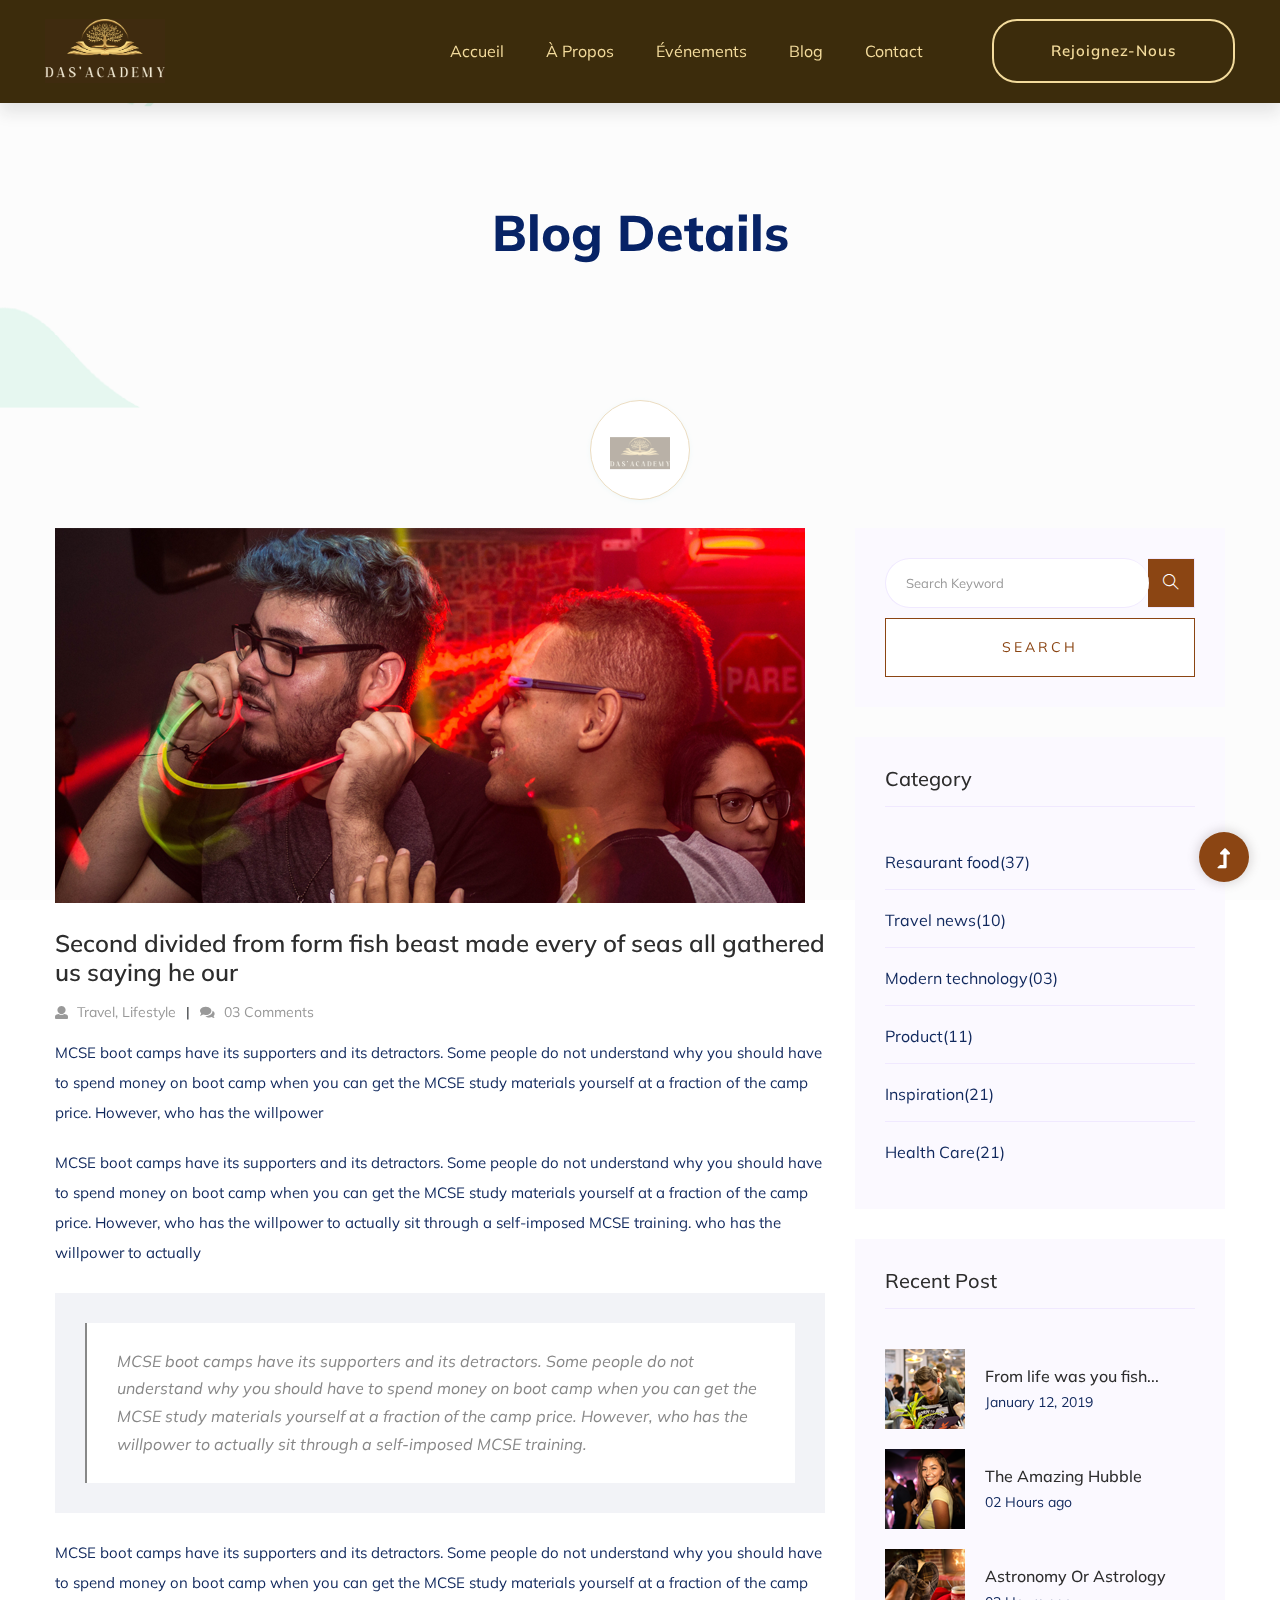
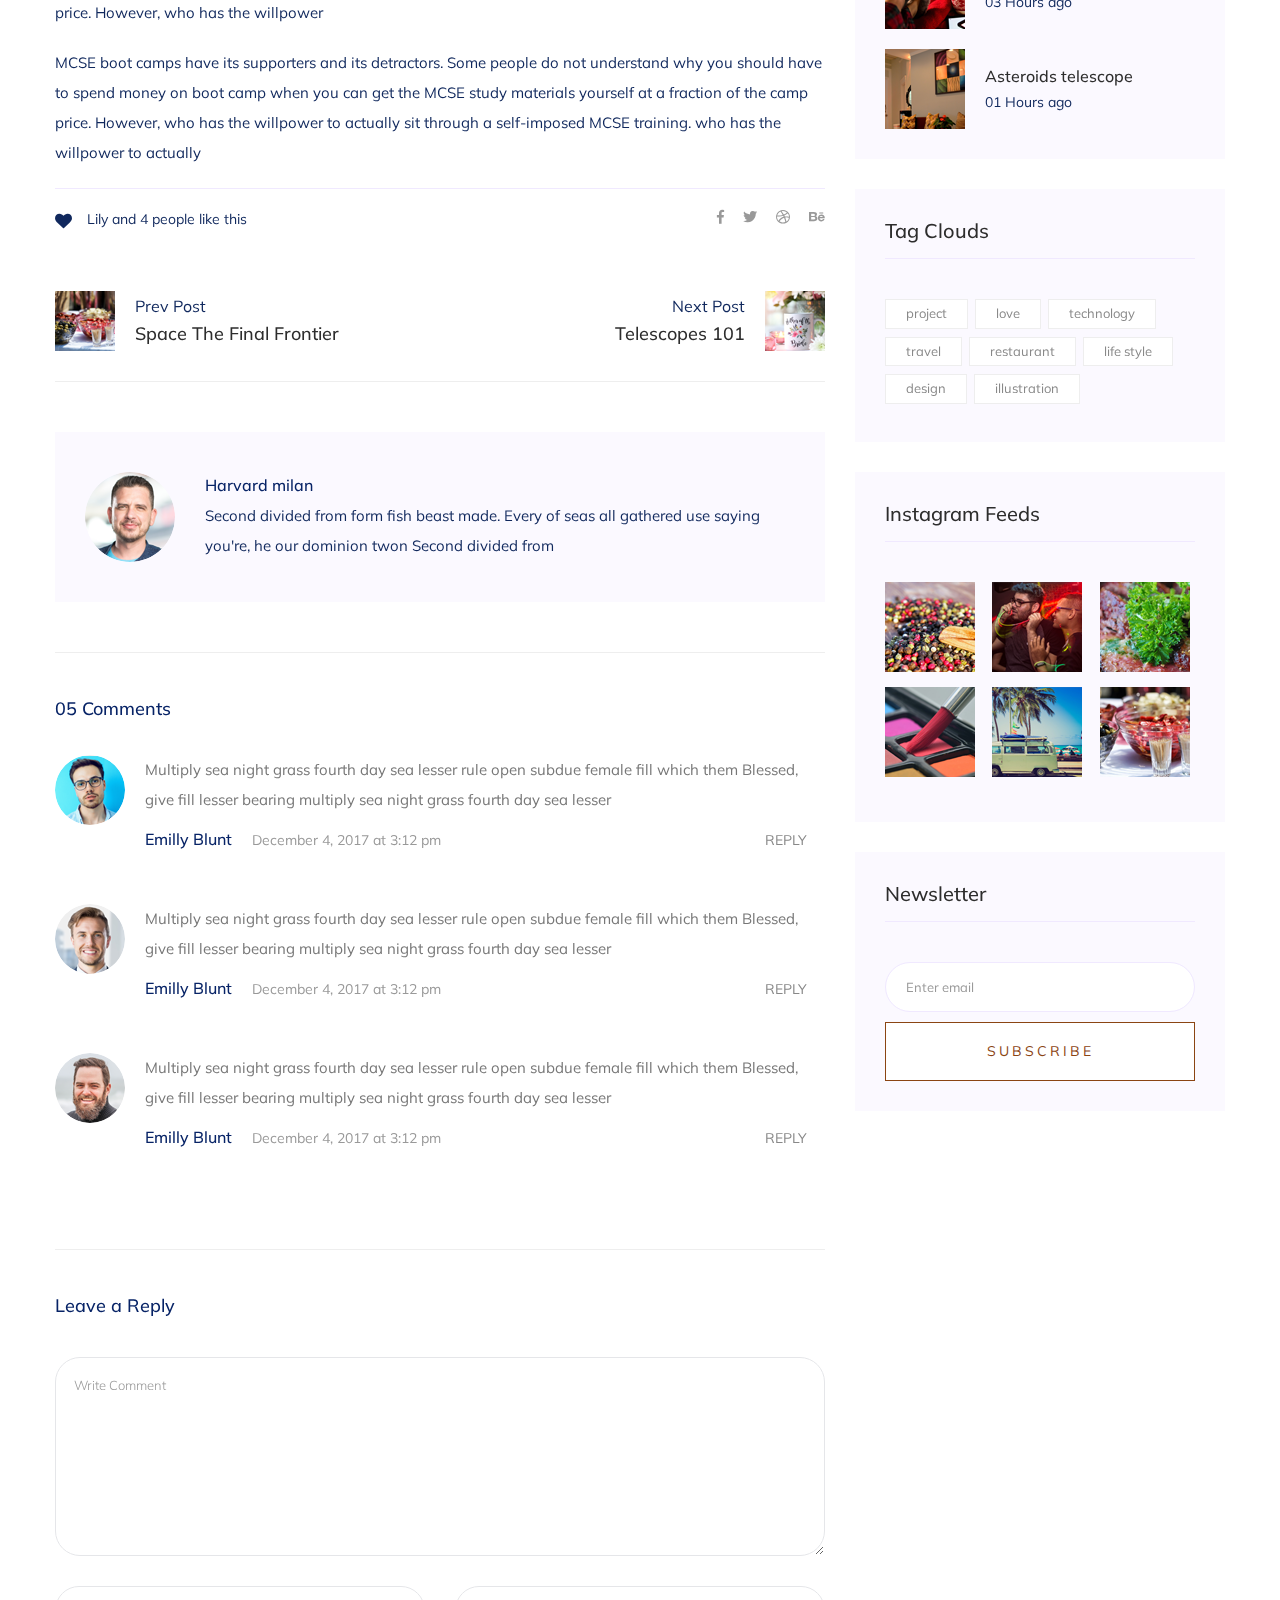
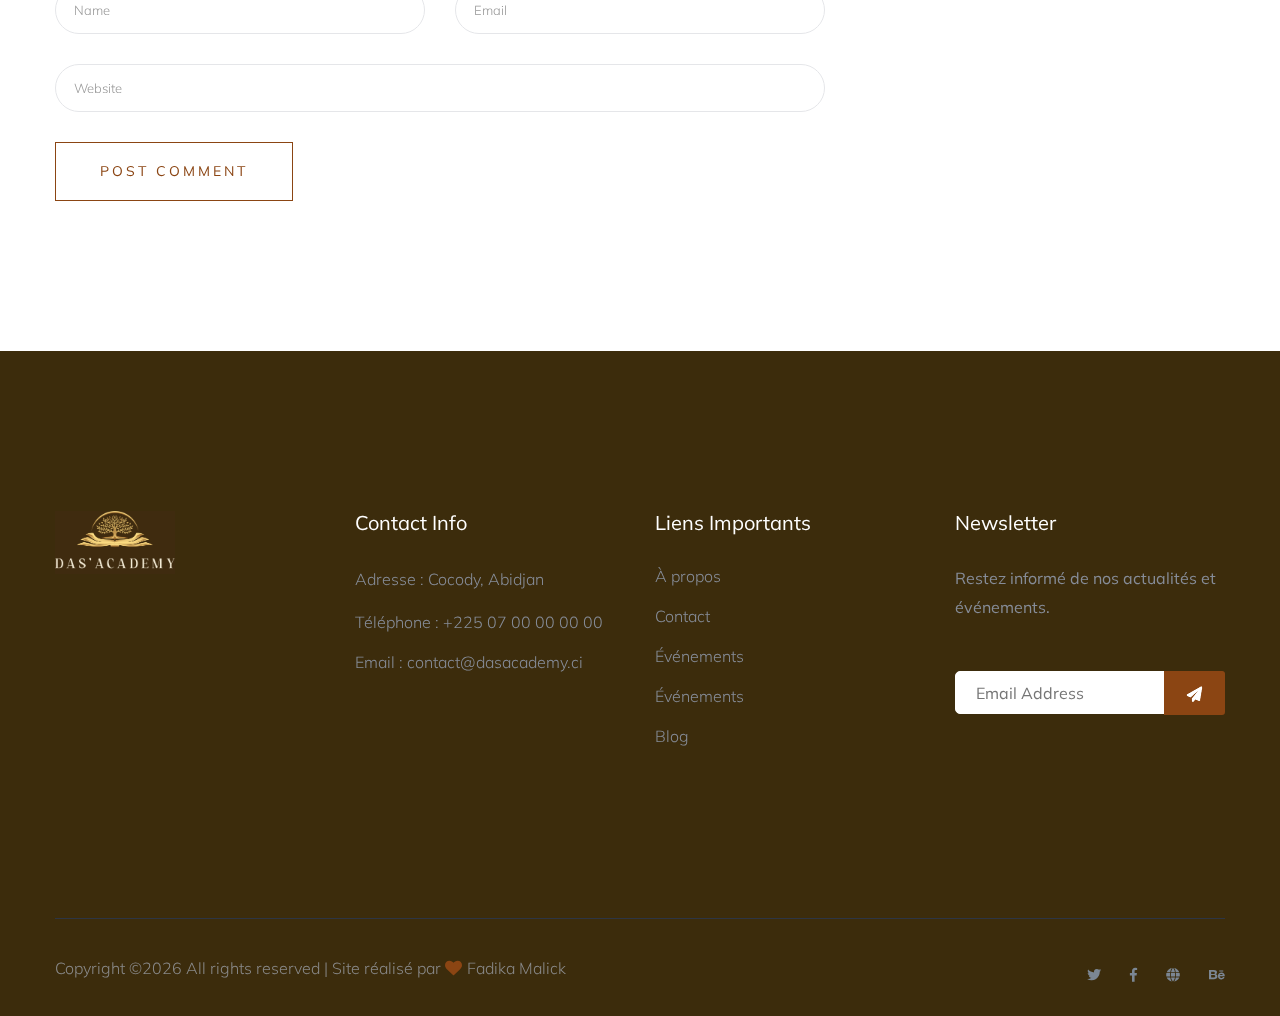
<file: blog_details.html>
<!doctype html>
<html class="no-js" lang="zxx">
<head>
    <meta charset="utf-8">
    <meta http-equiv="x-ua-compatible" content="ie=edge">
    <title> Charity | Teamplate</title>
    <meta name="description" content="">
    <meta name="viewport" content="width=device-width, initial-scale=1">
    <link rel="manifest" href="site.webmanifest">
    <link rel="shortcut icon" type="image/x-icon" href="assets/img/favicon.ico">

	<!-- CSS here -->
	<link rel="stylesheet" href="assets/css/bootstrap.min.css">
	<link rel="stylesheet" href="assets/css/owl.carousel.min.css">
	<link rel="stylesheet" href="assets/css/slicknav.css">
    <link rel="stylesheet" href="assets/css/flaticon.css">
    <link rel="stylesheet" href="assets/css/progressbar_barfiller.css">
    <link rel="stylesheet" href="assets/css/gijgo.css">
    <link rel="stylesheet" href="assets/css/animate.min.css">
    <link rel="stylesheet" href="assets/css/animated-headline.css">
	<link rel="stylesheet" href="assets/css/magnific-popup.css">
	<link rel="stylesheet" href="assets/css/fontawesome-all.min.css">
	<link rel="stylesheet" href="assets/css/themify-icons.css">
	<link rel="stylesheet" href="assets/css/slick.css">
	<link rel="stylesheet" href="assets/css/nice-select.css">
	<link rel="stylesheet" href="assets/css/style.css">
    <style>
        .header-bottom {
            background: #3c2c0c !important;
        }
        .header-bottom .main-menu ul li a {
            color: #f3db9c !important;
        }
        .header-bottom .main-menu ul li:hover > a {
            color: #ffffff !important;
        }
        .header-sticky.sticky-bar {
            background: #3c2c0c !important;
        }
        .header-sticky.sticky-bar .main-menu ul li a {
            color: #f3db9c !important;
        }
        .header-sticky.sticky-bar .main-menu ul li:hover > a {
            color: #ffffff !important;
        }
        .header-btn {
            background: #3c2c0c !important;
            color: #f3db9c !important;
            border: 2px solid #f3db9c !important;
            transition: all 0.3s ease !important;
        }
        .header-btn:hover {
            background: #ffffff !important;
            color: #3c2c0c !important;
            border-color: #ffffff !important;
        }
        .header-btn:before {
            background: #ffffff !important;
        }
        .preloader-circle {
            border-color: #c9a056 !important;
        }
        .preloader-img img {
            max-width: 60px !important;
        }
    </style>
</head>
<body>
    <!-- ? Preloader Start -->
    <div id="preloader-active">
        <div class="preloader d-flex align-items-center justify-content-center">
            <div class="preloader-inner position-relative">
                <div class="preloader-circle"></div>
                <div class="preloader-img pere-text">
                    <img src="assets/img/logo/DAS.png" alt="" style="max-width: 60px;">
                </div>
            </div>
        </div>
    </div>
    <!-- Preloader Start -->
    <header>
        <!-- Header Start -->
        <div class="header-area">
            <div class="main-header ">
                <div class="header-top d-none d-lg-block">
                    <div class="container-fluid">
                        <div class="col-xl-12">
                            <div class="row d-flex justify-content-between align-items-center">
                                <div class="header-info-left d-flex">
                                    <ul>     
                                        <li>Téléphone: +225 07 00 00 00 00</li>
                                        <li>Email: contact@dasacademy.ci</li>
                                    </ul>
                                    <div class="header-social">    
                                        <ul>
                                            <li><a href="#"><i class="fab fa-facebook-f"></i></a></li>
                                            <li><a href="#"><i class="fab fa-instagram"></i></a></li>
                                            <li><a href="#"><i class="fab fa-whatsapp"></i></a></li>
                                            <li><a href="#"><i class="fab fa-linkedin-in"></i></a></li>
                                        </ul>
                                    </div>
                                </div>
                            </div>
                        </div>
                    </div>
                </div>
                <div class="header-bottom header-sticky sticky-bar">
                    <div class="container-fluid">
                        <div class="row align-items-center">
                            <!-- Logo -->
                            <div class="col-xl-2 col-lg-2">
                                <div class="logo">
                                    <a href="index.html"><img src="assets/img/logo/DAS.png" alt="" style="max-width: 120px;"></a>
                                </div>
                            </div>
                            <div class="col-xl-10 col-lg-10">
                                <div class="menu-wrapper  d-flex align-items-center justify-content-end">
                                    <!-- Main-menu -->
                                    <div class="main-menu d-none d-lg-block">
                                        <nav>
                                            <ul id="navigation">                                                                                          
                                                <li><a href="index.html">Accueil</a></li>
                                                <li><a href="about.html">À propos</a></li>
                                                <li><a href="events.html">Événements</a></li>
                                                <li><a href="blog.html">Blog</a></li>
                                                <li><a href="contact.html">Contact</a></li>
                                            </ul>
                                        </nav>
                                    </div>
                                    <!-- Header-btn -->
                                    <div class="header-right-btn d-none d-lg-block ml-20">
                                        <a href="contact.html" class="btn header-btn" style="background-color: #3c2c0c; color: #f3db9c;">Rejoignez-nous</a>
                                    </div>
                                </div>
                            </div> 
                            <!-- Mobile Menu -->
                            <div class="col-12">
                                <div class="mobile_menu d-block d-lg-none"></div>
                            </div>
                        </div>
                    </div>
                </div>
            </div>
        </div>
        <!-- Header End -->
    </header>
   <main>
      <!--? Hero Start -->
      <div class="slider-area2">
         <div class="slider-height2 d-flex align-items-center">
               <div class="container">
                  <div class="row">
                     <div class="col-xl-12">
                           <div class="hero-cap hero-cap2 pt-20 text-center">
                              <h2>Blog Details</h2>
                           </div>
                     </div>
                  </div>
               </div>
         </div>
      </div>
      <!-- Hero End -->
      <!--? Blog Area Start -->
      <section class="blog_area single-post-area section-padding">
         <div class="container">
            <div class="row">
               <div class="col-lg-8 posts-list">
                  <div class="single-post">
                     <div class="feature-img">
                        <img class="img-fluid" src="assets/img/blog/single_blog_1.png" alt="">
                     </div>
                     <div class="blog_details">
                        <h2 style="color: #2d2d2d;">Second divided from form fish beast made every of seas
                           all gathered us saying he our
                        </h2>
                        <ul class="blog-info-link mt-3 mb-4">
                           <li><a href="#"><i class="fa fa-user"></i> Travel, Lifestyle</a></li>
                           <li><a href="#"><i class="fa fa-comments"></i> 03 Comments</a></li>
                        </ul>
                        <p class="excert">
                           MCSE boot camps have its supporters and its detractors. Some people do not understand why you
                           should have to spend money on boot camp when you can get the MCSE study materials yourself at a
                           fraction of the camp price. However, who has the willpower
                        </p>
                        <p>
                           MCSE boot camps have its supporters and its detractors. Some people do not understand why you
                           should have to spend money on boot camp when you can get the MCSE study materials yourself at a
                           fraction of the camp price. However, who has the willpower to actually sit through a
                           self-imposed MCSE training. who has the willpower to actually
                        </p>
                        <div class="quote-wrapper">
                           <div class="quotes">
                              MCSE boot camps have its supporters and its detractors. Some people do not understand why you
                              should have to spend money on boot camp when you can get the MCSE study materials yourself at
                              a fraction of the camp price. However, who has the willpower to actually sit through a
                              self-imposed MCSE training.
                           </div>
                        </div>
                        <p>
                           MCSE boot camps have its supporters and its detractors. Some people do not understand why you
                           should have to spend money on boot camp when you can get the MCSE study materials yourself at a
                           fraction of the camp price. However, who has the willpower
                        </p>
                        <p>
                           MCSE boot camps have its supporters and its detractors. Some people do not understand why you
                           should have to spend money on boot camp when you can get the MCSE study materials yourself at a
                           fraction of the camp price. However, who has the willpower to actually sit through a
                           self-imposed MCSE training. who has the willpower to actually
                        </p>
                     </div>
                  </div>
                  <div class="navigation-top">
                     <div class="d-sm-flex justify-content-between text-center">
                        <p class="like-info"><span class="align-middle"><i class="fa fa-heart"></i></span> Lily and 4
                           people like this</p>
                        <div class="col-sm-4 text-center my-2 my-sm-0">
                           <!-- <p class="comment-count"><span class="align-middle"><i class="fa fa-comment"></i></span> 06 Comments</p> -->
                        </div>
                        <ul class="social-icons">
                           <li><a href="https://www.facebook.com/sai4ull"><i class="fab fa-facebook-f"></i></a></li>
                           <li><a href="#"><i class="fab fa-twitter"></i></a></li>
                           <li><a href="#"><i class="fab fa-dribbble"></i></a></li>
                           <li><a href="#"><i class="fab fa-behance"></i></a></li>
                        </ul>
                     </div>
                     <div class="navigation-area">
                        <div class="row">
                           <div
                              class="col-lg-6 col-md-6 col-12 nav-left flex-row d-flex justify-content-start align-items-center">
                              <div class="thumb">
                                 <a href="#">
                                    <img class="img-fluid" src="assets/img/post/preview.png" alt="">
                                 </a>
                              </div>
                              <div class="arrow">
                                 <a href="#">
                                    <span class="lnr text-white ti-arrow-left"></span>
                                 </a>
                              </div>
                              <div class="detials">
                                 <p>Prev Post</p>
                                 <a href="#">
                                    <h4 style="color: #2d2d2d;">Space The Final Frontier</h4>
                                 </a>
                              </div>
                           </div>
                           <div
                              class="col-lg-6 col-md-6 col-12 nav-right flex-row d-flex justify-content-end align-items-center">
                              <div class="detials">
                                 <p>Next Post</p>
                                 <a href="#">
                                    <h4 style="color: #2d2d2d;">Telescopes 101</h4>
                                 </a>
                              </div>
                              <div class="arrow">
                                 <a href="#">
                                    <span class="lnr text-white ti-arrow-right"></span>
                                 </a>
                              </div>
                              <div class="thumb">
                                 <a href="#">
                                    <img class="img-fluid" src="assets/img/post/next.png" alt="">
                                 </a>
                              </div>
                           </div>
                        </div>
                     </div>
                  </div>
                  <div class="blog-author">
                     <div class="media align-items-center">
                        <img src="assets/img/blog/author.png" alt="">
                        <div class="media-body">
                           <a href="#">
                              <h4>Harvard milan</h4>
                           </a>
                           <p>Second divided from form fish beast made. Every of seas all gathered use saying you're, he
                              our dominion twon Second divided from</p>
                        </div>
                     </div>
                  </div>
                  <div class="comments-area">
                     <h4>05 Comments</h4>
                     <div class="comment-list">
                        <div class="single-comment justify-content-between d-flex">
                           <div class="user justify-content-between d-flex">
                              <div class="thumb">
                                 <img src="assets/img/blog/comment_1.png" alt="">
                              </div>
                              <div class="desc">
                                 <p class="comment">
                                    Multiply sea night grass fourth day sea lesser rule open subdue female fill which them
                                    Blessed, give fill lesser bearing multiply sea night grass fourth day sea lesser
                                 </p>
                                 <div class="d-flex justify-content-between">
                                    <div class="d-flex align-items-center">
                                       <h5>
                                          <a href="#">Emilly Blunt</a>
                                       </h5>
                                       <p class="date">December 4, 2017 at 3:12 pm </p>
                                    </div>
                                    <div class="reply-btn">
                                       <a href="#" class="btn-reply text-uppercase">reply</a>
                                    </div>
                                 </div>
                              </div>
                           </div>
                        </div>
                     </div>
                     <div class="comment-list">
                        <div class="single-comment justify-content-between d-flex">
                           <div class="user justify-content-between d-flex">
                              <div class="thumb">
                                 <img src="assets/img/blog/comment_2.png" alt="">
                              </div>
                              <div class="desc">
                                 <p class="comment">
                                    Multiply sea night grass fourth day sea lesser rule open subdue female fill which them
                                    Blessed, give fill lesser bearing multiply sea night grass fourth day sea lesser
                                 </p>
                                 <div class="d-flex justify-content-between">
                                    <div class="d-flex align-items-center">
                                       <h5>
                                          <a href="#">Emilly Blunt</a>
                                       </h5>
                                       <p class="date">December 4, 2017 at 3:12 pm </p>
                                    </div>
                                    <div class="reply-btn">
                                       <a href="#" class="btn-reply text-uppercase">reply</a>
                                    </div>
                                 </div>
                              </div>
                           </div>
                        </div>
                     </div>
                     <div class="comment-list">
                        <div class="single-comment justify-content-between d-flex">
                           <div class="user justify-content-between d-flex">
                              <div class="thumb">
                                 <img src="assets/img/blog/comment_3.png" alt="">
                              </div>
                              <div class="desc">
                                 <p class="comment">
                                    Multiply sea night grass fourth day sea lesser rule open subdue female fill which them
                                    Blessed, give fill lesser bearing multiply sea night grass fourth day sea lesser
                                 </p>
                                 <div class="d-flex justify-content-between">
                                    <div class="d-flex align-items-center">
                                       <h5>
                                          <a href="#">Emilly Blunt</a>
                                       </h5>
                                       <p class="date">December 4, 2017 at 3:12 pm </p>
                                    </div>
                                    <div class="reply-btn">
                                       <a href="#" class="btn-reply text-uppercase">reply</a>
                                    </div>
                                 </div>
                              </div>
                           </div>
                        </div>
                     </div>
                  </div>
                  <div class="comment-form">
                     <h4>Leave a Reply</h4>
                     <form class="form-contact comment_form" action="#" id="commentForm">
                        <div class="row">
                           <div class="col-12">
                              <div class="form-group">
                                 <textarea class="form-control w-100" name="comment" id="comment" cols="30" rows="9"
                                    placeholder="Write Comment"></textarea>
                              </div>
                           </div>
                           <div class="col-sm-6">
                              <div class="form-group">
                                 <input class="form-control" name="name" id="name" type="text" placeholder="Name">
                              </div>
                           </div>
                           <div class="col-sm-6">
                              <div class="form-group">
                                 <input class="form-control" name="email" id="email" type="email" placeholder="Email">
                              </div>
                           </div>
                           <div class="col-12">
                              <div class="form-group">
                                 <input class="form-control" name="website" id="website" type="text" placeholder="Website">
                              </div>
                           </div>
                        </div>
                        <div class="form-group">
                           <button type="submit" class="button button-contactForm btn_1 boxed-btn">Post Comment</button>
                        </div>
                     </form>
                  </div>
               </div>
               <div class="col-lg-4">
                  <div class="blog_right_sidebar">
                     <aside class="single_sidebar_widget search_widget">
                        <form action="#">
                           <div class="form-group">
                              <div class="input-group mb-3">
                                 <input type="text" class="form-control" placeholder='Search Keyword'
                                    onfocus="this.placeholder = ''" onblur="this.placeholder = 'Search Keyword'">
                                 <div class="input-group-append">
                                    <button class="btns" type="button"><i class="ti-search"></i></button>
                                 </div>
                              </div>
                           </div>
                           <button class="button rounded-0 primary-bg text-white w-100 btn_1 boxed-btn"
                              type="submit">Search</button>
                        </form>
                     </aside>
                     <aside class="single_sidebar_widget post_category_widget">
                        <h4 class="widget_title" style="color: #2d2d2d;">Category</h4>
                        <ul class="list cat-list">
                           <li>
                              <a href="#" class="d-flex">
                                 <p>Resaurant food</p>
                                 <p>(37)</p>
                              </a>
                           </li>
                           <li>
                              <a href="#" class="d-flex">
                                 <p>Travel news</p>
                                 <p>(10)</p>
                              </a>
                           </li>
                           <li>
                              <a href="#" class="d-flex">
                                 <p>Modern technology</p>
                                 <p>(03)</p>
                              </a>
                           </li>
                           <li>
                              <a href="#" class="d-flex">
                                 <p>Product</p>
                                 <p>(11)</p>
                              </a>
                           </li>
                           <li>
                              <a href="#" class="d-flex">
                                 <p>Inspiration</p>
                                 <p>(21)</p>
                              </a>
                           </li>
                           <li>
                              <a href="#" class="d-flex">
                                 <p>Health Care</p>
                                 <p>(21)</p>
                              </a>
                           </li>
                        </ul>
                     </aside>
                     <aside class="single_sidebar_widget popular_post_widget">
                        <h3 class="widget_title" style="color: #2d2d2d;">Recent Post</h3>
                        <div class="media post_item">
                           <img src="assets/img/post/post_1.png" alt="post">
                           <div class="media-body">
                              <a href="blog_details.html">
                                 <h3 style="color: #2d2d2d;">From life was you fish...</h3>
                              </a>
                              <p>January 12, 2019</p>
                           </div>
                        </div>
                        <div class="media post_item">
                           <img src="assets/img/post/post_2.png" alt="post">
                           <div class="media-body">
                              <a href="blog_details.html">
                                 <h3 style="color: #2d2d2d;">The Amazing Hubble</h3>
                              </a>
                              <p>02 Hours ago</p>
                           </div>
                        </div>
                        <div class="media post_item">
                           <img src="assets/img/post/post_3.png" alt="post">
                           <div class="media-body">
                              <a href="blog_details.html">
                                 <h3 style="color: #2d2d2d;">Astronomy Or Astrology</h3>
                              </a>
                              <p>03 Hours ago</p>
                           </div>
                        </div>
                        <div class="media post_item">
                           <img src="assets/img/post/post_4.png" alt="post">
                           <div class="media-body">
                              <a href="blog_details.html">
                                 <h3 style="color: #2d2d2d;">Asteroids telescope</h3>
                              </a>
                              <p>01 Hours ago</p>
                           </div>
                        </div>
                     </aside>
                     <aside class="single_sidebar_widget tag_cloud_widget">
                        <h4 class="widget_title" style="color: #2d2d2d;">Tag Clouds</h4>
                        <ul class="list">
                           <li>
                              <a href="#">project</a>
                           </li>
                           <li>
                              <a href="#">love</a>
                           </li>
                           <li>
                              <a href="#">technology</a>
                           </li>
                           <li>
                              <a href="#">travel</a>
                           </li>
                           <li>
                              <a href="#">restaurant</a>
                           </li>
                           <li>
                              <a href="#">life style</a>
                           </li>
                           <li>
                              <a href="#">design</a>
                           </li>
                           <li>
                              <a href="#">illustration</a>
                           </li>
                        </ul>
                     </aside>
                     <aside class="single_sidebar_widget instagram_feeds">
                        <h4 class="widget_title" style="color: #2d2d2d;">Instagram Feeds</h4>
                        <ul class="instagram_row flex-wrap">
                           <li>
                              <a href="#">
                                 <img class="img-fluid" src="assets/img/post/post_5.png" alt="">
                              </a>
                           </li>
                           <li>
                              <a href="#">
                                 <img class="img-fluid" src="assets/img/post/post_6.png" alt="">
                              </a>
                           </li>
                           <li>
                              <a href="#">
                                 <img class="img-fluid" src="assets/img/post/post_7.png" alt="">
                              </a>
                           </li>
                           <li>
                              <a href="#">
                                 <img class="img-fluid" src="assets/img/post/post_8.png" alt="">
                              </a>
                           </li>
                           <li>
                              <a href="#">
                                 <img class="img-fluid" src="assets/img/post/post_9.png" alt="">
                              </a>
                           </li>
                           <li>
                              <a href="#">
                                 <img class="img-fluid" src="assets/img/post/post_10.png" alt="">
                              </a>
                           </li>
                        </ul>
                     </aside>
                     <aside class="single_sidebar_widget newsletter_widget">
                        <h4 class="widget_title" style="color: #2d2d2d;">Newsletter</h4>
                        <form action="#">
                           <div class="form-group">
                              <input type="email" class="form-control" onfocus="this.placeholder = ''"
                                 onblur="this.placeholder = 'Enter email'" placeholder='Enter email' required>
                           </div>
                           <button class="button rounded-0 primary-bg text-white w-100 btn_1 boxed-btn" type="submit">Subscribe</button>
                        </form>
                     </aside>
                  </div>
               </div>
            </div>
         </div>
      </section>
      <!-- Blog Area End -->
   </main>
   <footer>
      <div class="footer-wrapper" style="background: #3c2c0c;">
          <!-- Footer Top-->
          <div class="footer-area footer-padding">
              <div class="container">
                  <div class="row d-flex justify-content-between">
                      <div class="col-xl-3 col-lg-3 col-md-4 col-sm-6">
                      <div class="single-footer-caption mb-50">
                          <div class="single-footer-caption mb-30">
                              <div class="footer-tittle">
                                  <div class="footer-logo mb-20">
                                      <a href="index.html"><img src="assets/img/logo/DAS.png" alt="" style="max-width: 120px;"></a>
                                  </div>
                              </div>
                          </div>
                      </div>
                      </div>
                      <div class="col-xl-3 col-lg-3 col-md-4 col-sm-5">
                          <div class="single-footer-caption mb-50">
                              <div class="footer-tittle">
                                  <h4>Contact Info</h4>
                                  <ul>
                                      <li>
                                          <p>Adresse : Cocody, Abidjan</p>
                                      </li>
                                      <li><a href="#">Téléphone : +225 07 00 00 00 00</a></li>
                                      <li><a href="#">Email : contact@dasacademy.ci</a></li>
                                  </ul>
                              </div>
                          </div>
                      </div>
                      <div class="col-xl-3 col-lg-3 col-md-4 col-sm-5">
                          <div class="single-footer-caption mb-50">
                              <div class="footer-tittle">
                                  <h4>Liens importants</h4>
                                  <ul>
                                      <li><a href="about.html">À propos</a></li>
                                      <li><a href="contact.html">Contact</a></li>
                                      <li><a href="events.html">Événements</a></li>
                                      <li><a href="events.html">Événements</a></li>
                                      <li><a href="blog.html">Blog</a></li>
                                  </ul>
                              </div>
                          </div>
                      </div>
                      <div class="col-xl-3 col-lg-3 col-md-4 col-sm-5">
                          <div class="single-footer-caption mb-50">
                              <div class="footer-tittle">
                                  <h4>Newsletter</h4>
                                  <div class="footer-pera footer-pera2">
                                  <p>Restez informé de nos actualités et événements.</p>
                              </div>
                              <!-- Form -->
                              <div class="footer-form" >
                                  <div id="mc_embed_signup">
                                      <form target="_blank" action="https://spondonit.us12.list-manage.com/subscribe/post?u=1462626880ade1ac87bd9c93a&amp;id=92a4423d01"
                                      method="get" class="subscribe_form relative mail_part">
                                          <input type="email" name="email" id="newsletter-form-email" placeholder="Email Address"
                                          class="placeholder hide-on-focus" onfocus="this.placeholder = ''"
                                          onblur="this.placeholder = ' Email Address '">
                                          <div class="form-icon">
                                              <button type="submit" name="submit" id="newsletter-submit"
                                              class="email_icon newsletter-submit button-contactForm"><img src="assets/img/gallery/form.png" alt=""></button>
                                          </div>
                                          <div class="mt-10 info"></div>
                                      </form>
                                  </div>
                              </div>
                              </div>
                          </div>
                      </div>
                  </div>
              </div>
          </div>
          <!-- footer-bottom -->
          <div class="footer-bottom-area">
              <div class="container">
                  <div class="footer-border">
                      <div class="row d-flex justify-content-between align-items-center">
                          <div class="col-xl-10 col-lg-9 ">
                              <div class="footer-copy-right">
                                  <p>Copyright &copy;<script>document.write(new Date().getFullYear());</script> All rights reserved | Site réalisé par <i class="fa fa-heart" aria-hidden="true"></i> Fadika Malick</p>
                              </div>
                          </div>
                          <div class="col-xl-2 col-lg-3">
                              <div class="footer-social f-right">
                                  <a href="#"><i class="fab fa-twitter"></i></a>
                                  <a  href="https://www.facebook.com/sai4ull"><i class="fab fa-facebook-f"></i></a>
                                  <a href="#"><i class="fas fa-globe"></i></a>
                                  <a href="#"><i class="fab fa-behance"></i></a>
                              </div>
                          </div>
                      </div>
                  </div>
              </div>
          </div>
      </div>
  </footer>
   <!-- Scroll Up -->
   <div id="back-top" >
         <a title="Go to Top" href="#"> <i class="fas fa-level-up-alt"></i></a>
   </div>

      <!-- JS here -->

      <script src="./assets/js/vendor/modernizr-3.5.0.min.js"></script>
      <!-- Jquery, Popper, Bootstrap -->
      <script src="./assets/js/vendor/jquery-1.12.4.min.js"></script>
      <script src="./assets/js/popper.min.js"></script>
      <script src="./assets/js/bootstrap.min.js"></script>
      <!-- Jquery Mobile Menu -->
      <script src="./assets/js/jquery.slicknav.min.js"></script>

      <!-- Jquery Slick , Owl-Carousel Plugins -->
      <script src="./assets/js/owl.carousel.min.js"></script>
      <script src="./assets/js/slick.min.js"></script>
      <!-- One Page, Animated-HeadLin -->
      <script src="./assets/js/wow.min.js"></script>
      <script src="./assets/js/animated.headline.js"></script>
      <script src="./assets/js/jquery.magnific-popup.js"></script>

      <!-- Date Picker -->
      <script src="./assets/js/gijgo.min.js"></script>
      <!-- Nice-select, sticky -->
      <script src="./assets/js/jquery.nice-select.min.js"></script>
      <script src="./assets/js/jquery.sticky.js"></script>
      
      <!-- counter , waypoint,Hover Direction -->
      <script src="./assets/js/jquery.counterup.min.js"></script>
      <script src="./assets/js/waypoints.min.js"></script>
      <script src="./assets/js/jquery.countdown.min.js"></script>
      <script src="./assets/js/hover-direction-snake.min.js"></script>

      <!-- contact js -->
      <script src="./assets/js/contact.js"></script>
      <script src="./assets/js/jquery.form.js"></script>
      <script src="./assets/js/jquery.validate.min.js"></script>
      <script src="./assets/js/mail-script.js"></script>
      <script src="./assets/js/jquery.ajaxchimp.min.js"></script>
      
      <!-- Jquery Plugins, main Jquery -->	
      <script src="./assets/js/plugins.js"></script>
      <script src="./assets/js/main.js"></script>
      
   </body>
</html>
</file>
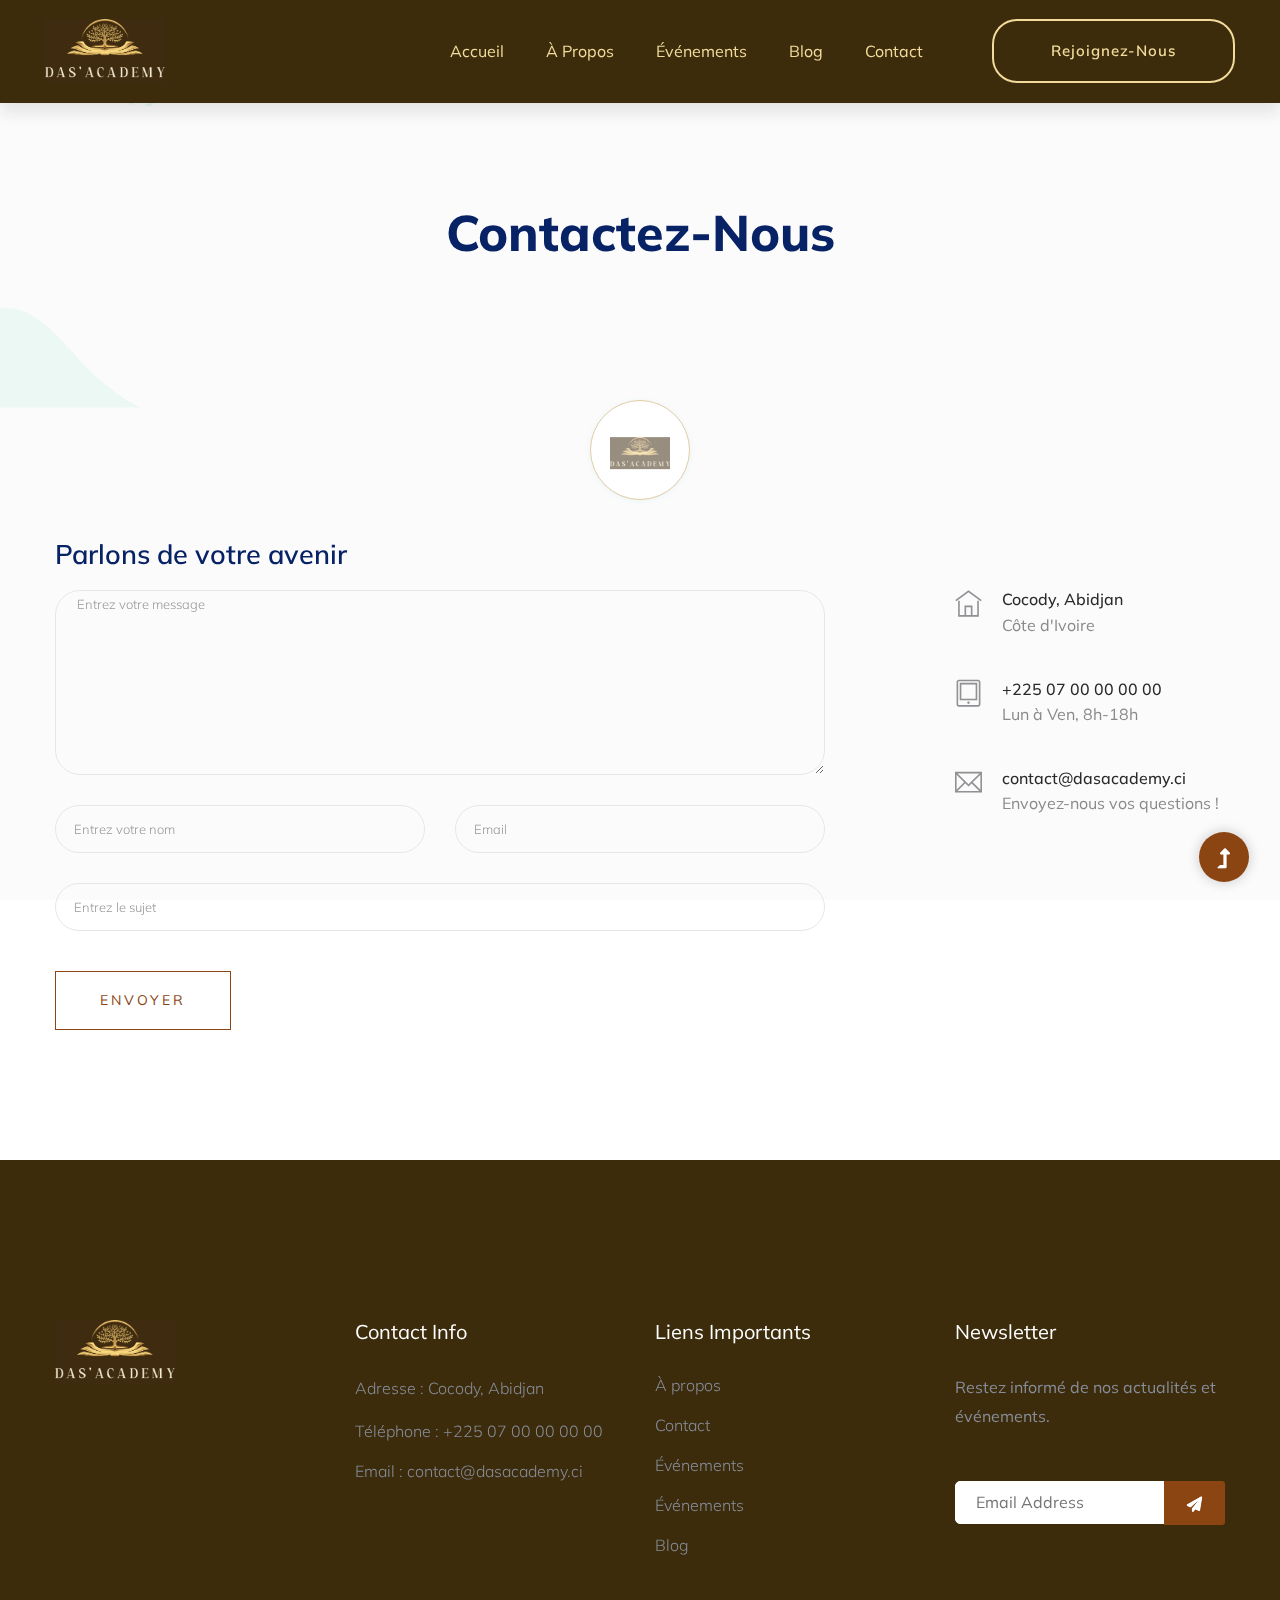
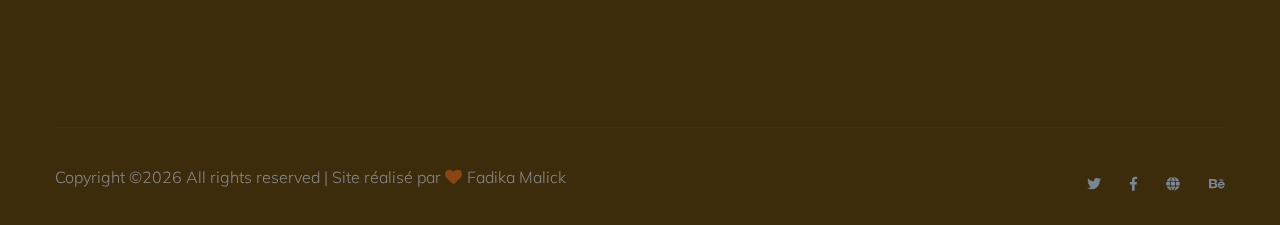
<file: contact.html>
<!doctype html>
<html class="no-js" lang="zxx">
<head>
    <meta charset="utf-8">
    <meta http-equiv="x-ua-compatible" content="ie=edge">
    <title> Charity | Teamplate</title>
    <meta name="description" content="">
    <meta name="viewport" content="width=device-width, initial-scale=1">
    <link rel="manifest" href="site.webmanifest">
    <link rel="shortcut icon" type="image/x-icon" href="assets/img/favicon.ico">

	<!-- CSS here -->
	<link rel="stylesheet" href="assets/css/bootstrap.min.css">
	<link rel="stylesheet" href="assets/css/owl.carousel.min.css">
	<link rel="stylesheet" href="assets/css/slicknav.css">
    <link rel="stylesheet" href="assets/css/flaticon.css">
    <link rel="stylesheet" href="assets/css/progressbar_barfiller.css">
    <link rel="stylesheet" href="assets/css/gijgo.css">
    <link rel="stylesheet" href="assets/css/animate.min.css">
    <link rel="stylesheet" href="assets/css/animated-headline.css">
	<link rel="stylesheet" href="assets/css/magnific-popup.css">
	<link rel="stylesheet" href="assets/css/fontawesome-all.min.css">
	<link rel="stylesheet" href="assets/css/themify-icons.css">
	<link rel="stylesheet" href="assets/css/slick.css">
	<link rel="stylesheet" href="assets/css/nice-select.css">
	<link rel="stylesheet" href="assets/css/style.css">
    <style>
        .header-bottom {
            background: #3c2c0c !important;
        }
        .header-bottom .main-menu ul li a {
            color: #f3db9c !important;
        }
        .header-bottom .main-menu ul li:hover > a {
            color: #ffffff !important;
        }
        .header-sticky.sticky-bar {
            background: #3c2c0c !important;
        }
        .header-sticky.sticky-bar .main-menu ul li a {
            color: #f3db9c !important;
        }
        .header-sticky.sticky-bar .main-menu ul li:hover > a {
            color: #ffffff !important;
        }
        .header-btn {
            background: #3c2c0c !important;
            color: #f3db9c !important;
            border: 2px solid #f3db9c !important;
            transition: all 0.3s ease !important;
        }
        .header-btn:hover {
            background: #ffffff !important;
            color: #3c2c0c !important;
            border-color: #ffffff !important;
        }
        .header-btn:before {
            background: #ffffff !important;
        }
        .preloader-circle {
            border-color: #c9a056 !important;
        }
        .preloader-img img {
            max-width: 60px !important;
        }
    </style>
</head>
<body>
    <!-- ? Preloader Start -->
    <div id="preloader-active">
        <div class="preloader d-flex align-items-center justify-content-center">
            <div class="preloader-inner position-relative">
                <div class="preloader-circle"></div>
                <div class="preloader-img pere-text">
                    <img src="assets/img/logo/DAS.png" alt="" style="max-width: 60px;">
                </div>
            </div>
        </div>
    </div>
    <!-- Preloader Start -->
    <header>
        <!-- Header Start -->
        <div class="header-area">
            <div class="main-header ">
                <div class="header-top d-none d-lg-block">
                    <div class="container-fluid">
                        <div class="col-xl-12">
                            <div class="row d-flex justify-content-between align-items-center">
                                <div class="header-info-left d-flex">
                                    <ul>     
                                        <li>Téléphone: +225 07 00 00 00 00</li>
                                        <li>Email: contact@dasacademy.ci</li>
                                    </ul>
                                    <div class="header-social">    
                                        <ul>
                                            <li><a href="#"><i class="fab fa-facebook-f"></i></a></li>
                                            <li><a href="#"><i class="fab fa-instagram"></i></a></li>
                                            <li><a href="#"><i class="fab fa-whatsapp"></i></a></li>
                                            <li><a href="#"><i class="fab fa-linkedin-in"></i></a></li>
                                        </ul>
                                    </div>
                                </div>
                            </div>
                        </div>
                    </div>
                </div>
                <div class="header-bottom header-sticky sticky-bar">
                    <div class="container-fluid">
                        <div class="row align-items-center">
                            <!-- Logo -->
                            <div class="col-xl-2 col-lg-2">
                                <div class="logo">
                                    <a href="index.html"><img src="assets/img/logo/DAS.png" alt="" style="max-width: 120px;"></a>
                                </div>
                            </div>
                            <div class="col-xl-10 col-lg-10">
                                <div class="menu-wrapper  d-flex align-items-center justify-content-end">
                                    <!-- Main-menu -->
                                    <div class="main-menu d-none d-lg-block">
                                        <nav>
                                            <ul id="navigation">                                                                                          
                                                <li><a href="index.html">Accueil</a></li>
                                                <li><a href="about.html">À propos</a></li>
                                                <li><a href="events.html">Événements</a></li>
                                                <li><a href="blog.html">Blog</a></li>
                                                <li><a href="contact.html">Contact</a></li>
                                            </ul>
                                        </nav>
                                    </div>
                                    <!-- Header-btn -->
                                    <div class="header-right-btn d-none d-lg-block ml-20">
                                        <a href="contact.html" class="btn header-btn" style="background-color: #3c2c0c; color: #f3db9c;">Rejoignez-nous</a>
                                    </div>
                                </div>
                            </div> 
                            <!-- Mobile Menu -->
                            <div class="col-12">
                                <div class="mobile_menu d-block d-lg-none"></div>
                            </div>
                        </div>
                    </div>
                </div>
            </div>
        </div>
        <!-- Header End -->
    </header>
    <main>
        <!-- Hero Area Start -->
        <div class="slider-area2">
            <div class="slider-height2 d-flex align-items-center">
                <div class="container">
                    <div class="row">
                        <div class="col-xl-12">
                            <div class="hero-cap hero-cap2 pt-20 text-center">
                                <h2>Contactez-nous</h2>
                            </div>
                        </div>
                    </div>
                </div>
            </div>
        </div>
        <!-- Hero Area End -->
        <!-- Contact Area Start -->
        <section class="contact-section">
            <div class="container">
                <div class="row">
                    <div class="col-12">
                        <h2 class="contact-title">Parlons de votre avenir</h2>
                    </div>
                    <div class="col-lg-8">
                        <form class="form-contact contact_form" action="contact_process.php" method="post" id="contactForm" novalidate="novalidate">
                            <div class="row">
                                <div class="col-12">
                                    <div class="form-group">
                                        <textarea class="form-control w-100" name="message" id="message" cols="30" rows="9" onfocus="this.placeholder = ''" onblur="this.placeholder = 'Entrez votre message'" placeholder=" Entrez votre message"></textarea>
                                    </div>
                                </div>
                                <div class="col-sm-6">
                                    <div class="form-group">
                                        <input class="form-control valid" name="name" id="name" type="text" onfocus="this.placeholder = ''" onblur="this.placeholder = 'Entrez votre nom'" placeholder="Entrez votre nom">
                                    </div>
                                </div>
                                <div class="col-sm-6">
                                    <div class="form-group">
                                        <input class="form-control valid" name="email" id="email" type="email" onfocus="this.placeholder = ''" onblur="this.placeholder = 'Entrez votre email'" placeholder="Email">
                                    </div>
                                </div>
                                <div class="col-12">
                                    <div class="form-group">
                                        <input class="form-control" name="subject" id="subject" type="text" onfocus="this.placeholder = ''" onblur="this.placeholder = 'Entrez le sujet'" placeholder="Entrez le sujet">
                                    </div>
                                </div>
                            </div>
                            <div class="form-group mt-3">
                                <button type="submit" class="button button-contactForm boxed-btn">Envoyer</button>
                            </div>
                        </form>
                    </div>
                    <div class="col-lg-3 offset-lg-1">
                        <div class="media contact-info">
                            <span class="contact-info__icon"><i class="ti-home"></i></span>
                            <div class="media-body">
                                <h3>Cocody, Abidjan</h3>
                                <p>Côte d'Ivoire</p>
                            </div>
                        </div>
                        <div class="media contact-info">
                            <span class="contact-info__icon"><i class="ti-tablet"></i></span>
                            <div class="media-body">
                                <h3>+225 07 00 00 00 00</h3>
                                <p>Lun à Ven, 8h-18h</p>
                            </div>
                        </div>
                        <div class="media contact-info">
                            <span class="contact-info__icon"><i class="ti-email"></i></span>
                            <div class="media-body">
                                <h3>contact@dasacademy.ci</h3>
                                <p>Envoyez-nous vos questions !</p>
                            </div>
                        </div>
                    </div>
                </div>
            </div>
        </section>
        <!-- Contact Area End -->
    </main>
    <footer>
        <div class="footer-wrapper" style="background: #3c2c0c;">
            <!-- Footer Top-->
            <div class="footer-area footer-padding">
                <div class="container">
                    <div class="row d-flex justify-content-between">
                        <div class="col-xl-3 col-lg-3 col-md-4 col-sm-6">
                        <div class="single-footer-caption mb-50">
                            <div class="single-footer-caption mb-30">
                                <div class="footer-tittle">
                                    <div class="footer-logo mb-20">
                                        <a href="index.html"><img src="assets/img/logo/DAS.png" alt="" style="max-width: 120px;"></a>
                                    </div>
                                </div>
                            </div>
                        </div>
                        </div>
                        <div class="col-xl-3 col-lg-3 col-md-4 col-sm-5">
                            <div class="single-footer-caption mb-50">
                                <div class="footer-tittle">
                                    <h4>Contact Info</h4>
                                    <ul>
                                        <li>
                                            <p>Adresse : Cocody, Abidjan</p>
                                        </li>
                                        <li><a href="#">Téléphone : +225 07 00 00 00 00</a></li>
                                        <li><a href="#">Email : contact@dasacademy.ci</a></li>
                                    </ul>
                                </div>
                            </div>
                        </div>
                        <div class="col-xl-3 col-lg-3 col-md-4 col-sm-5">
                            <div class="single-footer-caption mb-50">
                                <div class="footer-tittle">
                                    <h4>Liens importants</h4>
                                    <ul>
                                        <li><a href="about.html">À propos</a></li>
                                        <li><a href="contact.html">Contact</a></li>
                                        <li><a href="events.html">Événements</a></li>
                                        <li><a href="events.html">Événements</a></li>
                                        <li><a href="blog.html">Blog</a></li>
                                    </ul>
                                </div>
                            </div>
                        </div>
                        <div class="col-xl-3 col-lg-3 col-md-4 col-sm-5">
                            <div class="single-footer-caption mb-50">
                                <div class="footer-tittle">
                                    <h4>Newsletter</h4>
                                    <div class="footer-pera footer-pera2">
                                    <p>Restez informé de nos actualités et événements.</p>
                                </div>
                                <!-- Form -->
                                <div class="footer-form" >
                                    <div id="mc_embed_signup">
                                        <form target="_blank" action="https://spondonit.us12.list-manage.com/subscribe/post?u=1462626880ade1ac87bd9c93a&amp;id=92a4423d01"
                                        method="get" class="subscribe_form relative mail_part">
                                            <input type="email" name="email" id="newsletter-form-email" placeholder="Email Address"
                                            class="placeholder hide-on-focus" onfocus="this.placeholder = ''"
                                            onblur="this.placeholder = ' Email Address '">
                                            <div class="form-icon">
                                                <button type="submit" name="submit" id="newsletter-submit"
                                                class="email_icon newsletter-submit button-contactForm"><img src="assets/img/gallery/form.png" alt=""></button>
                                            </div>
                                            <div class="mt-10 info"></div>
                                        </form>
                                    </div>
                                </div>
                                </div>
                            </div>
                        </div>
                    </div>
                </div>
            </div>
            <!-- footer-bottom -->
            <div class="footer-bottom-area">
                <div class="container">
                    <div class="footer-border">
                        <div class="row d-flex justify-content-between align-items-center">
                            <div class="col-xl-10 col-lg-9 ">
                                <div class="footer-copy-right">
                                    <p>Copyright &copy;<script>document.write(new Date().getFullYear());</script> All rights reserved | Site réalisé par <i class="fa fa-heart" aria-hidden="true"></i> Fadika Malick</p>
                                </div>
                            </div>
                            <div class="col-xl-2 col-lg-3">
                                <div class="footer-social f-right">
                                    <a href="#"><i class="fab fa-twitter"></i></a>
                                    <a  href="https://www.facebook.com/sai4ull"><i class="fab fa-facebook-f"></i></a>
                                    <a href="#"><i class="fas fa-globe"></i></a>
                                    <a href="#"><i class="fab fa-behance"></i></a>
                                </div>
                            </div>
                        </div>
                    </div>
                </div>
            </div>
        </div>
    </footer>
    <!-- Scroll Up -->
    <div id="back-top">
        <a title="Go to Top" href="#"> <i class="fas fa-level-up-alt"></i></a>
    </div>

    <!-- JS here -->
    <script src="./assets/js/vendor/modernizr-3.5.0.min.js"></script>
    <script src="./assets/js/vendor/jquery-1.12.4.min.js"></script>
    <script src="./assets/js/popper.min.js"></script>
    <script src="./assets/js/bootstrap.min.js"></script>
    <script src="./assets/js/owl.carousel.min.js"></script>
    <script src="./assets/js/slick.min.js"></script>
    <script src="./assets/js/jquery.slicknav.min.js"></script>
    <script src="./assets/js/wow.min.js"></script>
    <script src="./assets/js/animated.headline.js"></script>
    <script src="./assets/js/jquery.magnific-popup.js"></script>
    <script src="./assets/js/gijgo.min.js"></script>
    <script src="./assets/js/jquery.nice-select.min.js"></script>
    <script src="./assets/js/jquery.sticky.js"></script>
    <script src="./assets/js/jquery.barfiller.js"></script>
    <script src="./assets/js/jquery.counterup.min.js"></script>
    <script src="./assets/js/waypoints.min.js"></script>
    <script src="./assets/js/jquery.countdown.min.js"></script>
    <script src="./assets/js/hover-direction-snake.min.js"></script>
    <script src="./assets/js/contact.js"></script>
    <script src="./assets/js/jquery.form.js"></script>
    <script src="./assets/js/jquery.validate.min.js"></script>
    <script src="./assets/js/mail-script.js"></script>
    <script src="./assets/js/jquery.ajaxchimp.min.js"></script>
    <script src="./assets/js/plugins.js"></script>
    <script src="./assets/js/main.js"></script>
    <script src="./assets/js/animations.js"></script>
</body>
</html>
</file>
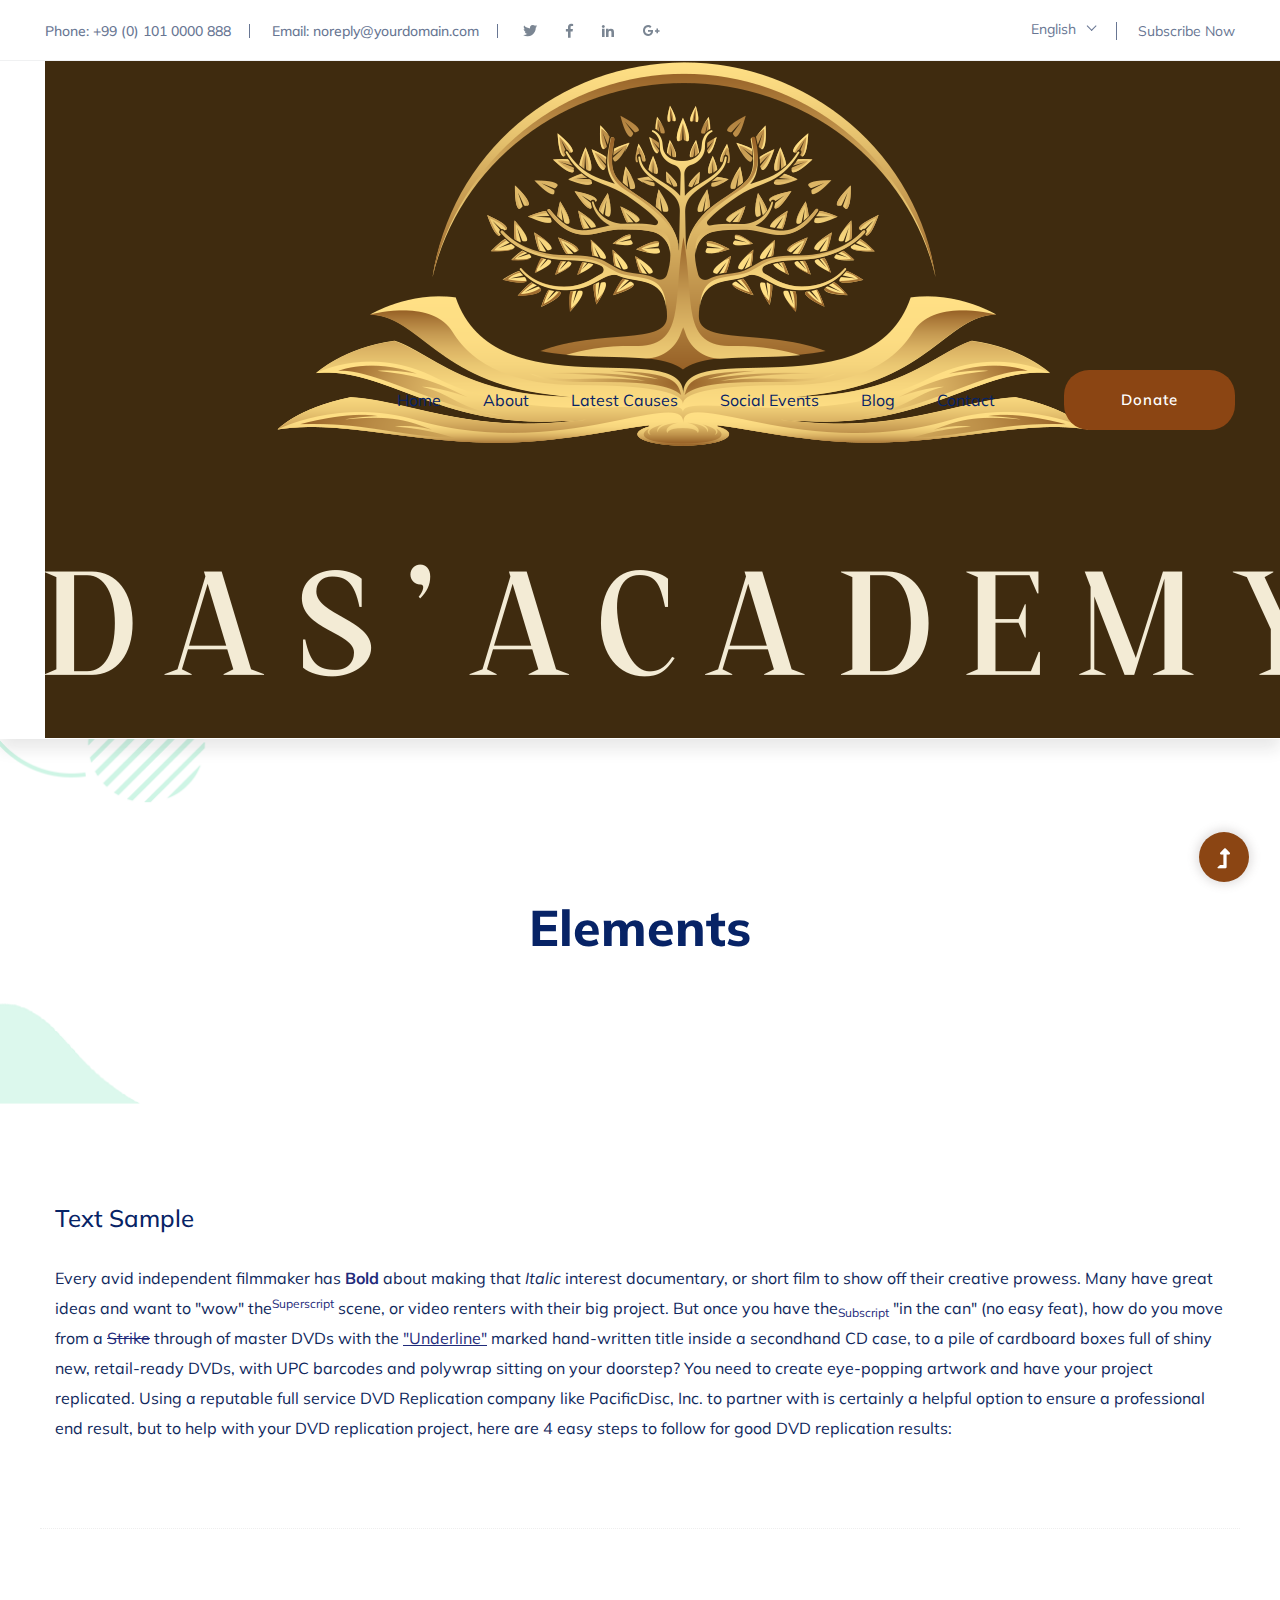
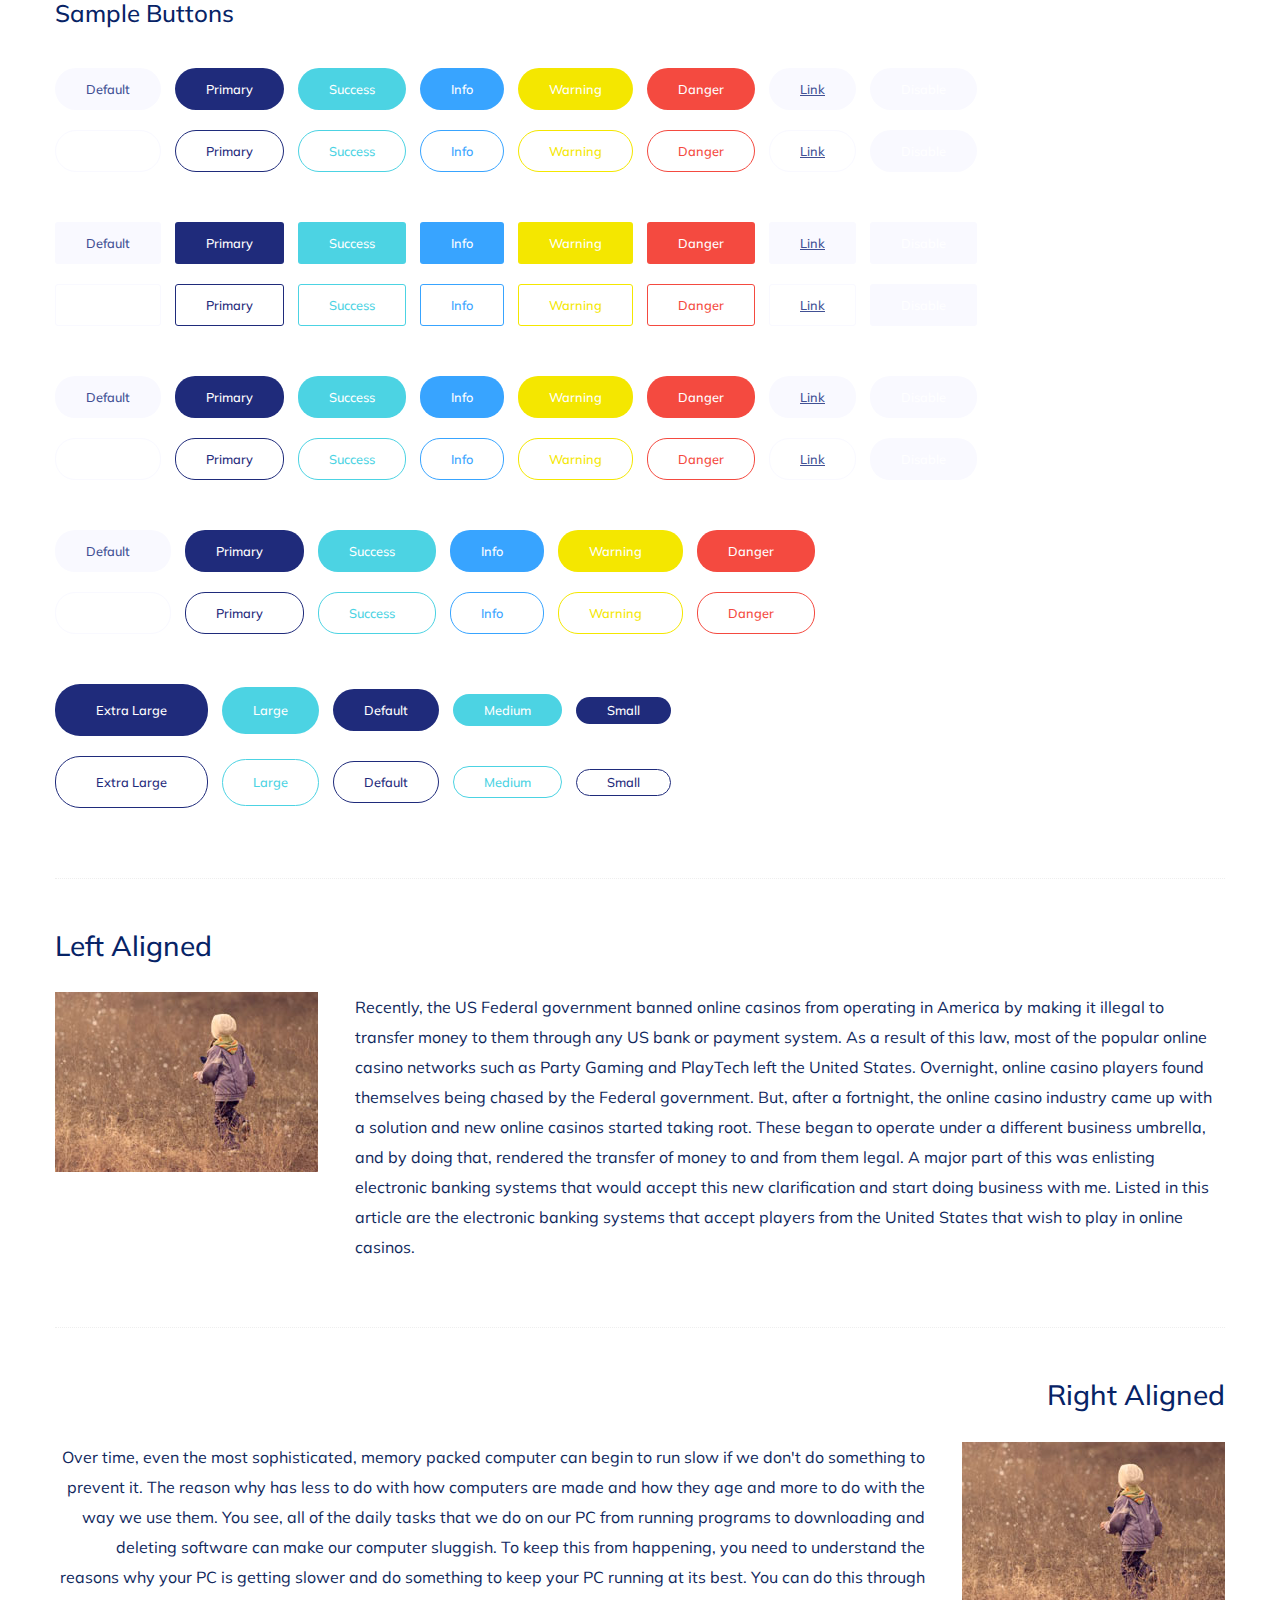
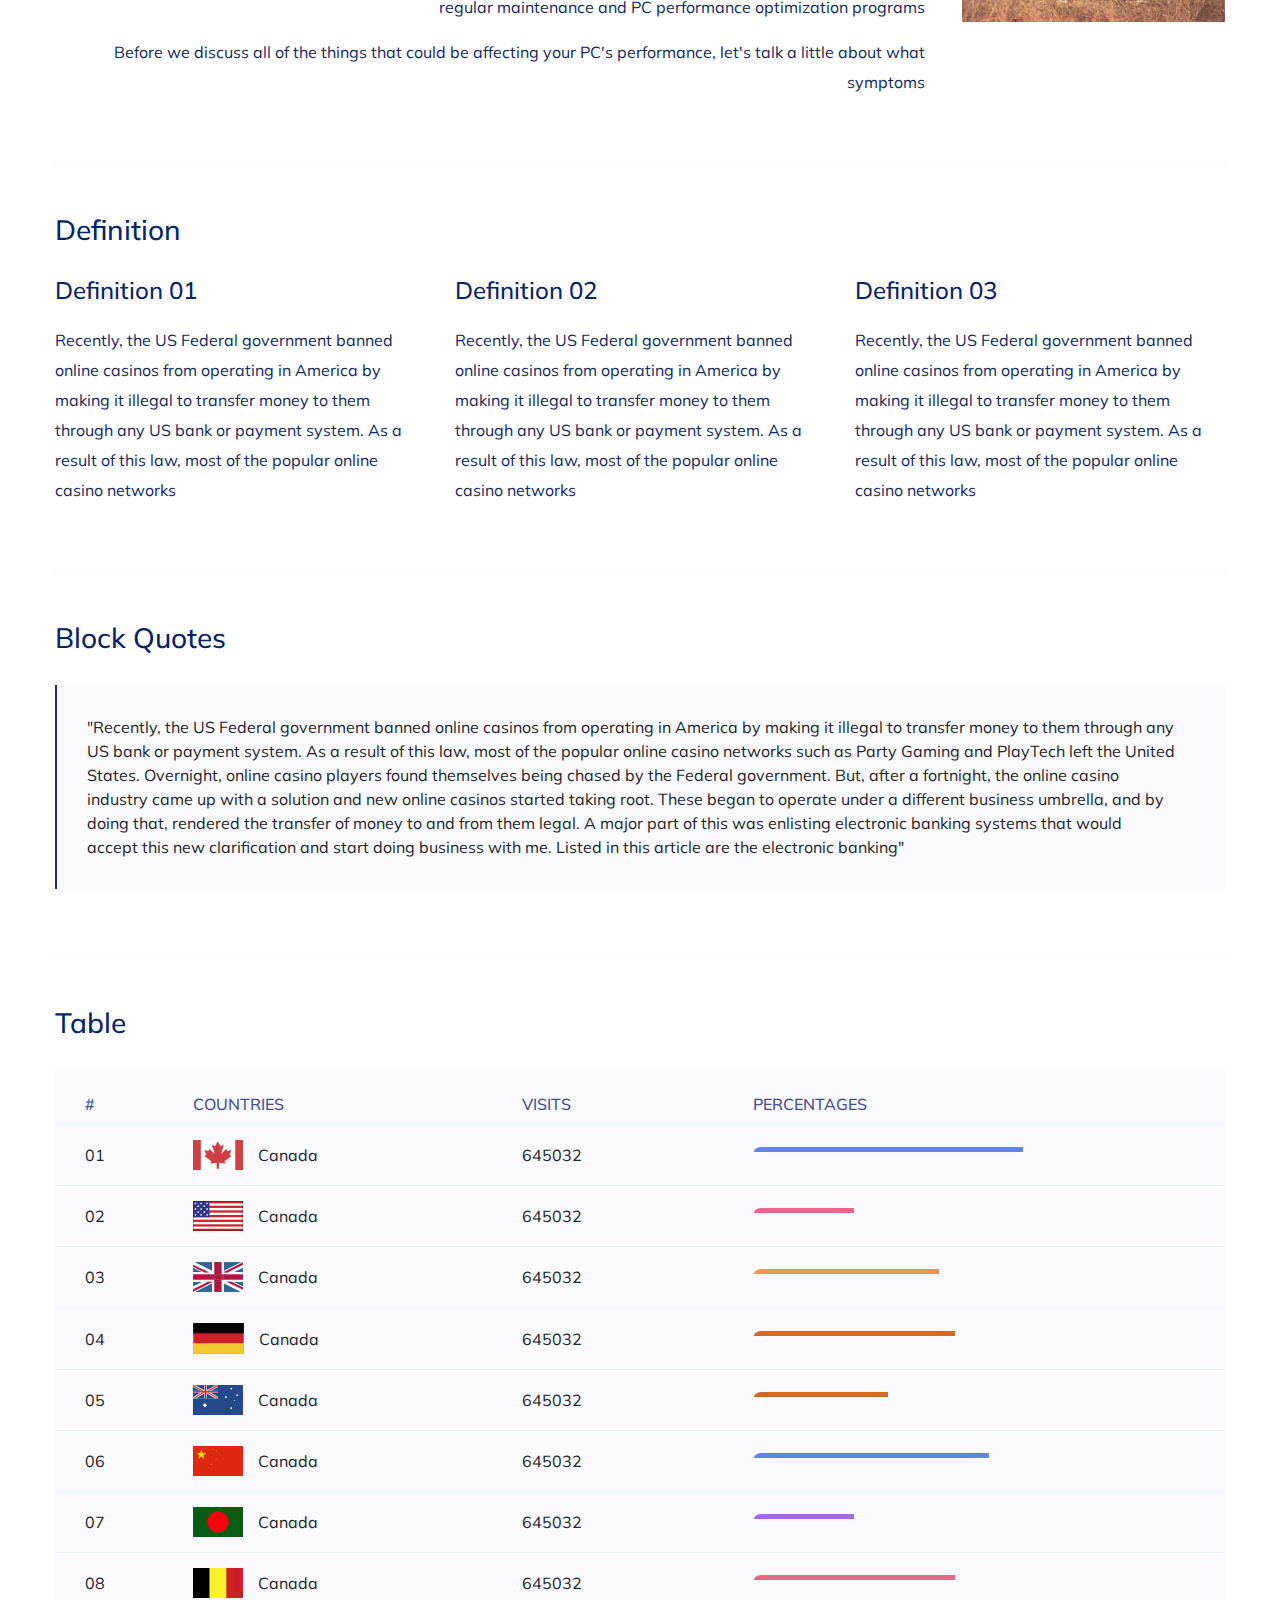
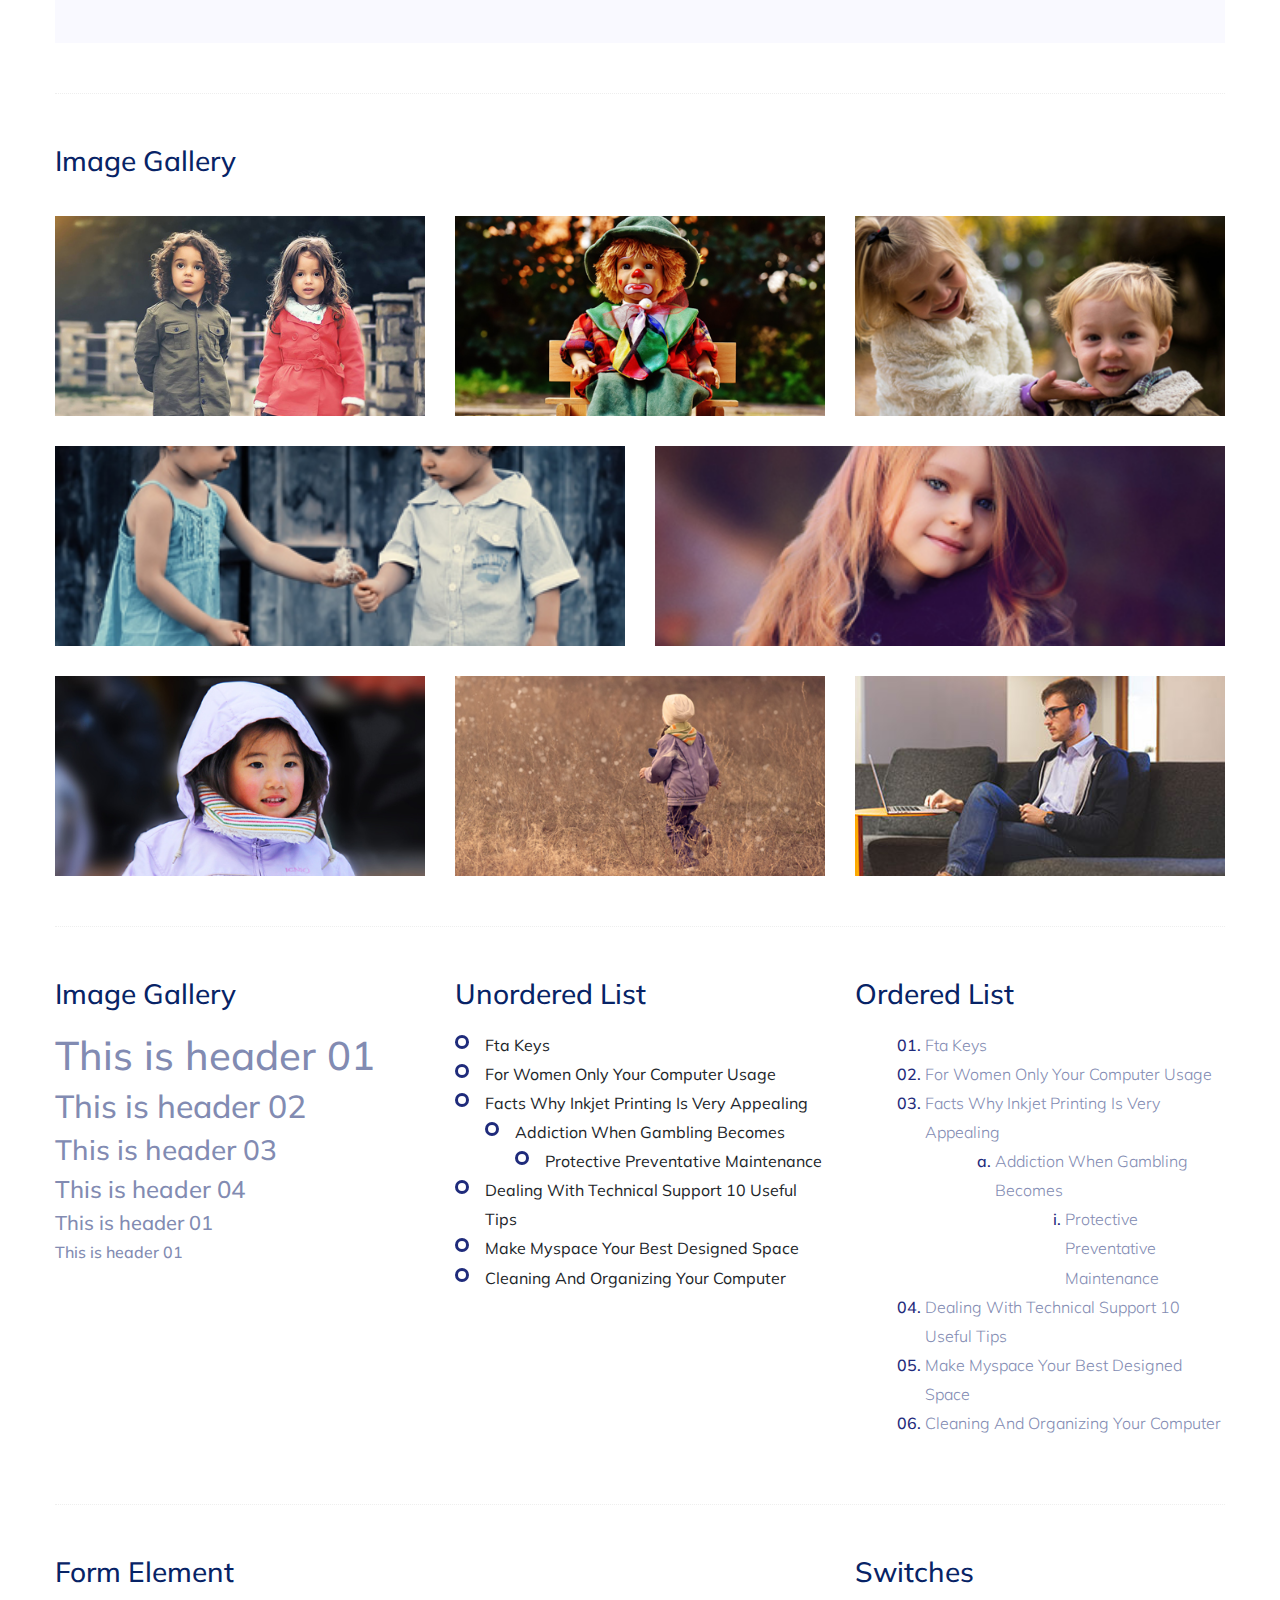
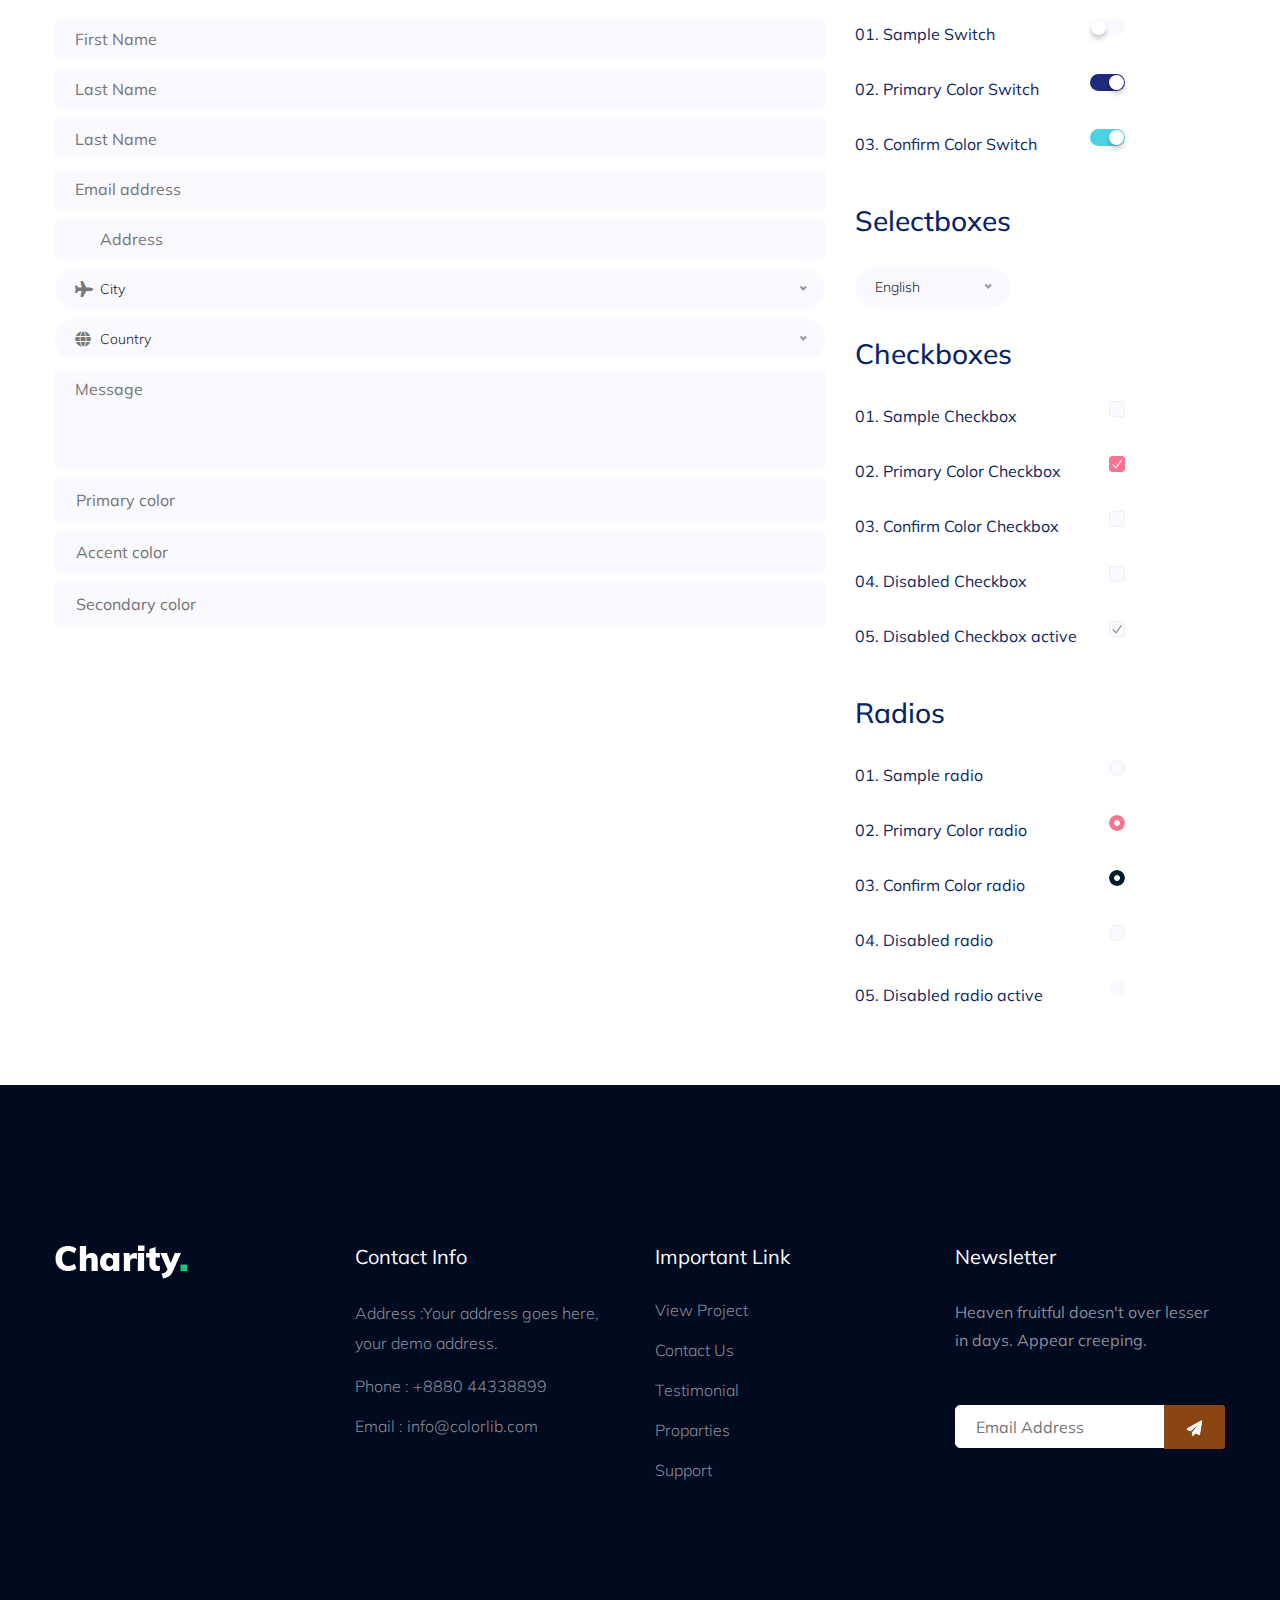
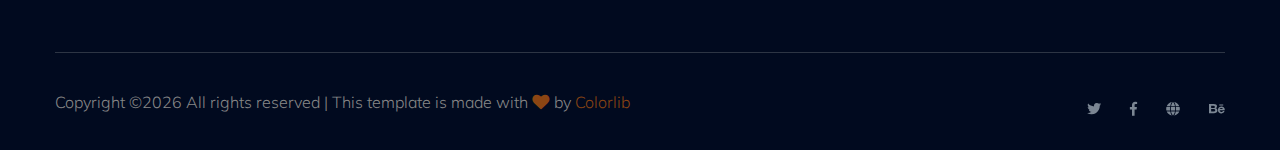
<file: elements.html>
<!doctype html>
<html class="no-js" lang="zxx">
<head>
	<meta charset="utf-8">
	<meta http-equiv="x-ua-compatible" content="ie=edge">
	<title> Charity | Teamplate</title>
	<meta name="description" content="">
	<meta name="viewport" content="width=device-width, initial-scale=1">
	<link rel="shortcut icon" type="image/x-icon" href="assets/img/favicon.ico">

 	<!-- CSS here -->
	<link rel="stylesheet" href="assets/css/bootstrap.min.css">
	<link rel="stylesheet" href="assets/css/owl.carousel.min.css">
	<link rel="stylesheet" href="assets/css/slicknav.css">
	<link rel="stylesheet" href="assets/css/animate.min.css">
	<link rel="stylesheet" href="assets/css/hamburgers.min.css">
	<link rel="stylesheet" href="assets/css/magnific-popup.css">
	<link rel="stylesheet" href="assets/css/fontawesome-all.min.css">
	<link rel="stylesheet" href="assets/css/themify-icons.css">
	<link rel="stylesheet" href="assets/css/slick.css">
	<link rel="stylesheet" href="assets/css/nice-select.css">
	<link rel="stylesheet" href="assets/css/style.css">
</head>
<body>
    <!--? Preloader Start -->
    <div id="preloader-active">
        <div class="preloader d-flex align-items-center justify-content-center">
            <div class="preloader-inner position-relative">
                <div class="preloader-circle"></div>
                <div class="preloader-img pere-text">
                    <img src="assets/img/logo/loder.png" alt="">
                </div>
            </div>
        </div>
    </div>
    <!-- Preloader Start -->
    <header>
        <!-- Header Start -->
        <div class="header-area">
            <div class="main-header ">
                <div class="header-top d-none d-lg-block">
                    <div class="container-fluid">
                        <div class="col-xl-12">
                            <div class="row d-flex justify-content-between align-items-center">
                                <div class="header-info-left d-flex">
                                    <ul>     
                                        <li>Phone: +99 (0) 101 0000 888</li>
                                        <li>Email: noreply@yourdomain.com</li>
                                    </ul>
                                    <div class="header-social">    
                                        <ul>
                                            <li><a href="#"><i class="fab fa-twitter"></i></a></li>
                                            <li><a  href="https://www.facebook.com/sai4ull"><i class="fab fa-facebook-f"></i></a></li>
                                            <li><a href="#"><i class="fab fa-linkedin-in"></i></a></li>
                                            <li> <a href="#"><i class="fab fa-google-plus-g"></i></a></li>
                                        </ul>
                                    </div>
                                </div>
                                <div class="header-info-right d-flex align-items-center">
                                    <div class="select-this">
                                        <form action="#">
                                            <div class="select-itms">
                                                <select name="select" id="select1">
                                                    <option value="">English</option>
                                                    <option value="">Bangla</option>
                                                    <option value="">Arabic</option>
                                                    <option value="">Hindi</option>
                                                </select>
                                            </div>
                                        </form>
                                    </div>
                                    <ul class="contact-now">     
                                        <li><a href="#">Subscribe Now</a></li>
                                    </ul>
                                </div>
                            </div>
                        </div>
                    </div>
                </div>
                <div class="header-bottom  header-sticky">
                    <div class="container-fluid">
                        <div class="row align-items-center">
                            <!-- Logo -->
                            <div class="col-xl-2 col-lg-2">
                                <div class="logo">
                                    <a href="index.html"><img src="assets/img/logo/DAS.png" alt=""></a>
                                </div>
                            </div>
                            <div class="col-xl-10 col-lg-10">
                                <div class="menu-wrapper  d-flex align-items-center justify-content-end">
                                    <!-- Main-menu -->
                                    <div class="main-menu d-none d-lg-block">
                                        <nav>
                                            <ul id="navigation">                                                                                          
                                                <li><a href="index.html">Home</a></li>
                                                <li><a href="about.html">About</a></li>
                                                <li><a href="program.html">latest causes</a></li>
                                                <li><a href="events.html">social events </a></li>
                                                <li><a href="blog.html">Blog</a>
                                                    <ul class="submenu">
                                                        <li><a href="blog.html">Blog</a></li>
                                                        <li><a href="blog_details.html">Blog Details</a></li>
                                                        <li><a href="elements.html">Element</a></li>
                                                    </ul>
                                                </li>
                                                <li><a href="contact.html">Contact</a></li>
                                            </ul>
                                        </nav>
                                    </div>
                                    <!-- Header-btn -->
                                    <div class="header-right-btn d-none d-lg-block ml-20">
                                        <a href="contact.html" class="btn header-btn">Donate</a>
                                    </div>
                                </div>
                            </div> 
                            <!-- Mobile Menu -->
                            <div class="col-12">
                                <div class="mobile_menu d-block d-lg-none"></div>
                            </div>
                        </div>
                    </div>
                </div>
            </div>
        </div>
        <!-- Header End -->
    </header>
	<main>
        <!--? Hero Start -->
        <div class="slider-area2">
            <div class="slider-height2 d-flex align-items-center">
                <div class="container">
                    <div class="row">
                        <div class="col-xl-12">
                            <div class="hero-cap hero-cap2 pt-20 text-center">
                                <h2>Elements</h2>
                            </div>
                        </div>
                    </div>
                </div>
            </div>
        </div>
        <!-- Hero End -->
		<!--? Start Sample Area -->
		<section class="sample-text-area">
			<div class="container box_1170">
				<h3 class="text-heading">Text Sample</h3>
				<p class="sample-text">
					Every avid independent filmmaker has <b>Bold</b> about making that <i>Italic</i> interest documentary,
					or short
					film to show off their creative prowess. Many have great ideas and want to "wow"
					the<sup>Superscript</sup> scene,
					or video renters with their big project. But once you have the<sub>Subscript</sub> "in the can" (no easy
					feat), how
					do you move from a <del>Strike</del> through of master DVDs with the <u>"Underline"</u> marked
					hand-written title
					inside a secondhand CD case, to a pile of cardboard boxes full of shiny new, retail-ready DVDs, with UPC
					barcodes
					and polywrap sitting on your doorstep? You need to create eye-popping artwork and have your project
					replicated.
					Using a reputable full service DVD Replication company like PacificDisc, Inc. to partner with is
					certainly a
					helpful option to ensure a professional end result, but to help with your DVD replication project, here
					are 4 easy
					steps to follow for good DVD replication results:
	
				</p>
			</div>
		</section>
		<!-- End Sample Area -->
		<!--? Start Button -->
		<section class="button-area">
			<div class="container box_1170 border-top-generic">
				<h3 class="text-heading">Sample Buttons</h3>
				<div class="button-group-area">
					<a href="#" class="genric-btn default">Default</a>
					<a href="#" class="genric-btn primary">Primary</a>
					<a href="#" class="genric-btn success">Success</a>
					<a href="#" class="genric-btn info">Info</a>
					<a href="#" class="genric-btn warning">Warning</a>
					<a href="#" class="genric-btn danger">Danger</a>
					<a href="#" class="genric-btn link">Link</a>
					<a href="#" class="genric-btn disable">Disable</a>
				</div>
				<div class="button-group-area mt-10">
					<a href="#" class="genric-btn default-border">Default</a>
					<a href="#" class="genric-btn primary-border">Primary</a>
					<a href="#" class="genric-btn success-border">Success</a>
					<a href="#" class="genric-btn info-border">Info</a>
					<a href="#" class="genric-btn warning-border">Warning</a>
					<a href="#" class="genric-btn danger-border">Danger</a>
					<a href="#" class="genric-btn link-border">Link</a>
					<a href="#" class="genric-btn disable">Disable</a>
				</div>
				<div class="button-group-area mt-40">
					<a href="#" class="genric-btn default radius">Default</a>
					<a href="#" class="genric-btn primary radius">Primary</a>
					<a href="#" class="genric-btn success radius">Success</a>
					<a href="#" class="genric-btn info radius">Info</a>
					<a href="#" class="genric-btn warning radius">Warning</a>
					<a href="#" class="genric-btn danger radius">Danger</a>
					<a href="#" class="genric-btn link radius">Link</a>
					<a href="#" class="genric-btn disable radius">Disable</a>
				</div>
				<div class="button-group-area mt-10">
					<a href="#" class="genric-btn default-border radius">Default</a>
					<a href="#" class="genric-btn primary-border radius">Primary</a>
					<a href="#" class="genric-btn success-border radius">Success</a>
					<a href="#" class="genric-btn info-border radius">Info</a>
					<a href="#" class="genric-btn warning-border radius">Warning</a>
					<a href="#" class="genric-btn danger-border radius">Danger</a>
					<a href="#" class="genric-btn link-border radius">Link</a>
					<a href="#" class="genric-btn disable radius">Disable</a>
				</div>
				<div class="button-group-area mt-40">
					<a href="#" class="genric-btn default circle">Default</a>
					<a href="#" class="genric-btn primary circle">Primary</a>
					<a href="#" class="genric-btn success circle">Success</a>
					<a href="#" class="genric-btn info circle">Info</a>
					<a href="#" class="genric-btn warning circle">Warning</a>
					<a href="#" class="genric-btn danger circle">Danger</a>
					<a href="#" class="genric-btn link circle">Link</a>
					<a href="#" class="genric-btn disable circle">Disable</a>
				</div>
				<div class="button-group-area mt-10">
					<a href="#" class="genric-btn default-border circle">Default</a>
					<a href="#" class="genric-btn primary-border circle">Primary</a>
					<a href="#" class="genric-btn success-border circle">Success</a>
					<a href="#" class="genric-btn info-border circle">Info</a>
					<a href="#" class="genric-btn warning-border circle">Warning</a>
					<a href="#" class="genric-btn danger-border circle">Danger</a>
					<a href="#" class="genric-btn link-border circle">Link</a>
					<a href="#" class="genric-btn disable circle">Disable</a>
				</div>
				<div class="button-group-area mt-40">
					<a href="#" class="genric-btn default circle arrow">Default<span class="lnr lnr-arrow-right"></span></a>
					<a href="#" class="genric-btn primary circle arrow">Primary<span class="lnr lnr-arrow-right"></span></a>
					<a href="#" class="genric-btn success circle arrow">Success<span class="lnr lnr-arrow-right"></span></a>
					<a href="#" class="genric-btn info circle arrow">Info<span class="lnr lnr-arrow-right"></span></a>
					<a href="#" class="genric-btn warning circle arrow">Warning<span class="lnr lnr-arrow-right"></span></a>
					<a href="#" class="genric-btn danger circle arrow">Danger<span class="lnr lnr-arrow-right"></span></a>
				</div>
				<div class="button-group-area mt-10">
					<a href="#" class="genric-btn default-border circle arrow">Default<span
							class="lnr lnr-arrow-right"></span></a>
					<a href="#" class="genric-btn primary-border circle arrow">Primary<span
							class="lnr lnr-arrow-right"></span></a>
					<a href="#" class="genric-btn success-border circle arrow">Success<span
							class="lnr lnr-arrow-right"></span></a>
					<a href="#" class="genric-btn info-border circle arrow">Info<span
							class="lnr lnr-arrow-right"></span></a>
					<a href="#" class="genric-btn warning-border circle arrow">Warning<span
							class="lnr lnr-arrow-right"></span></a>
					<a href="#" class="genric-btn danger-border circle arrow">Danger<span
							class="lnr lnr-arrow-right"></span></a>
				</div>
				<div class="button-group-area mt-40">
					<a href="#" class="genric-btn primary e-large">Extra Large</a>
					<a href="#" class="genric-btn success large">Large</a>
					<a href="#" class="genric-btn primary">Default</a>
					<a href="#" class="genric-btn success medium">Medium</a>
					<a href="#" class="genric-btn primary small">Small</a>
				</div>
				<div class="button-group-area mt-10">
					<a href="#" class="genric-btn primary-border e-large">Extra Large</a>
					<a href="#" class="genric-btn success-border large">Large</a>
					<a href="#" class="genric-btn primary-border">Default</a>
					<a href="#" class="genric-btn success-border medium">Medium</a>
					<a href="#" class="genric-btn primary-border small">Small</a>
				</div>
			</div>
		</section>
		<!-- End Button -->
		<!--? Start Align Area -->
		<div class="whole-wrap">
			<div class="container box_1170">
				<div class="section-top-border">
					<h3 class="mb-30">Left Aligned</h3>
					<div class="row">
						<div class="col-md-3">
							<img src="assets/img/elements/d.jpg" alt="" class="img-fluid">
						</div>
						<div class="col-md-9 mt-sm-20">
							<p>Recently, the US Federal government banned online casinos from operating in America by making
								it illegal to
								transfer money to them through any US bank or payment system. As a result of this law, most
								of the popular
								online casino networks such as Party Gaming and PlayTech left the United States. Overnight,
								online casino
								players found themselves being chased by the Federal government. But, after a fortnight, the
								online casino
								industry came up with a solution and new online casinos started taking root. These began to
								operate under a
								different business umbrella, and by doing that, rendered the transfer of money to and from
								them legal. A major
								part of this was enlisting electronic banking systems that would accept this new
								clarification and start doing
								business with me. Listed in this article are the electronic banking systems that accept
								players from the United
								States that wish to play in online casinos.</p>
						</div>
					</div>
				</div>
				<div class="section-top-border text-right">
					<h3 class="mb-30">Right Aligned</h3>
					<div class="row">
						<div class="col-md-9">
							<p class="text-right">Over time, even the most sophisticated, memory packed computer can begin
								to run slow if we
								don't do something to prevent it. The reason why has less to do with how computers are made
								and how they age and
								more to do with the way we use them. You see, all of the daily tasks that we do on our PC
								from running programs
								to downloading and deleting software can make our computer sluggish. To keep this from
								happening, you need to
								understand the reasons why your PC is getting slower and do something to keep your PC
								running at its best. You
								can do this through regular maintenance and PC performance optimization programs</p>
							<p class="text-right">Before we discuss all of the things that could be affecting your PC's
								performance, let's
								talk a little about what symptoms</p>
						</div>
						<div class="col-md-3">
							<img src="assets/img/elements/d.jpg" alt="" class="img-fluid">
						</div>
					</div>
				</div>
				<div class="section-top-border">
					<h3 class="mb-30">Definition</h3>
					<div class="row">
						<div class="col-md-4">
							<div class="single-defination">
								<h4 class="mb-20">Definition 01</h4>
								<p>Recently, the US Federal government banned online casinos from operating in America by
									making it illegal to
									transfer money to them through any US bank or payment system. As a result of this law,
									most of the popular
									online casino networks</p>
							</div>
						</div>
						<div class="col-md-4">
							<div class="single-defination">
								<h4 class="mb-20">Definition 02</h4>
								<p>Recently, the US Federal government banned online casinos from operating in America by
									making it illegal to
									transfer money to them through any US bank or payment system. As a result of this law,
									most of the popular
									online casino networks</p>
							</div>
						</div>
						<div class="col-md-4">
							<div class="single-defination">
								<h4 class="mb-20">Definition 03</h4>
								<p>Recently, the US Federal government banned online casinos from operating in America by
									making it illegal to
									transfer money to them through any US bank or payment system. As a result of this law,
									most of the popular
									online casino networks</p>
							</div>
						</div>
					</div>
				</div>
				<div class="section-top-border">
					<h3 class="mb-30">Block Quotes</h3>
					<div class="row">
						<div class="col-lg-12">
							<blockquote class="generic-blockquote">
								"Recently, the US Federal government banned online casinos from operating in America by
								making it illegal to
								transfer money to them through any US bank or payment system. As a result of this law, most
								of the popular
								online casino networks such as Party Gaming and PlayTech left the United States. Overnight,
								online casino
								players found themselves being chased by the Federal government. But, after a fortnight, the
								online casino
								industry came up with a solution and new online casinos started taking root. These began to
								operate under a
								different business umbrella, and by doing that, rendered the transfer of money to and from
								them legal. A major
								part of this was enlisting electronic banking systems that would accept this new
								clarification and start doing
								business with me. Listed in this article are the electronic banking"
							</blockquote>
						</div>
					</div>
				</div>
				<div class="section-top-border">
					<h3 class="mb-30">Table</h3>
					<div class="progress-table-wrap">
						<div class="progress-table">
							<div class="table-head">
								<div class="serial">#</div>
								<div class="country">Countries</div>
								<div class="visit">Visits</div>
								<div class="percentage">Percentages</div>
							</div>
							<div class="table-row">
								<div class="serial">01</div>
								<div class="country"> <img src="assets/img/elements/f1.jpg" alt="flag">Canada</div>
								<div class="visit">645032</div>
								<div class="percentage">
									<div class="progress">
										<div class="progress-bar color-1" role="progressbar" style="width: 80%"
											aria-valuenow="80" aria-valuemin="0" aria-valuemax="100"></div>
									</div>
								</div>
							</div>
							<div class="table-row">
								<div class="serial">02</div>
								<div class="country"> <img src="assets/img/elements/f2.jpg" alt="flag">Canada</div>
								<div class="visit">645032</div>
								<div class="percentage">
									<div class="progress">
										<div class="progress-bar color-2" role="progressbar" style="width: 30%"
											aria-valuenow="30" aria-valuemin="0" aria-valuemax="100"></div>
									</div>
								</div>
							</div>
							<div class="table-row">
								<div class="serial">03</div>
								<div class="country"> <img src="assets/img/elements/f3.jpg" alt="flag">Canada</div>
								<div class="visit">645032</div>
								<div class="percentage">
									<div class="progress">
										<div class="progress-bar color-3" role="progressbar" style="width: 55%"
											aria-valuenow="55" aria-valuemin="0" aria-valuemax="100"></div>
									</div>
								</div>
							</div>
							<div class="table-row">
								<div class="serial">04</div>
								<div class="country"> <img src="assets/img/elements/f4.jpg" alt="flag">Canada</div>
								<div class="visit">645032</div>
								<div class="percentage">
									<div class="progress">
										<div class="progress-bar color-4" role="progressbar" style="width: 60%"
											aria-valuenow="60" aria-valuemin="0" aria-valuemax="100"></div>
									</div>
								</div>
							</div>
							<div class="table-row">
								<div class="serial">05</div>
								<div class="country"> <img src="assets/img/elements/f5.jpg" alt="flag">Canada</div>
								<div class="visit">645032</div>
								<div class="percentage">
									<div class="progress">
										<div class="progress-bar color-5" role="progressbar" style="width: 40%"
											aria-valuenow="40" aria-valuemin="0" aria-valuemax="100"></div>
									</div>
								</div>
							</div>
							<div class="table-row">
								<div class="serial">06</div>
								<div class="country"> <img src="assets/img/elements/f6.jpg" alt="flag">Canada</div>
								<div class="visit">645032</div>
								<div class="percentage">
									<div class="progress">
										<div class="progress-bar color-6" role="progressbar" style="width: 70%"
											aria-valuenow="70" aria-valuemin="0" aria-valuemax="100"></div>
									</div>
								</div>
							</div>
							<div class="table-row">
								<div class="serial">07</div>
								<div class="country"> <img src="assets/img/elements/f7.jpg" alt="flag">Canada</div>
								<div class="visit">645032</div>
								<div class="percentage">
									<div class="progress">
										<div class="progress-bar color-7" role="progressbar" style="width: 30%"
											aria-valuenow="30" aria-valuemin="0" aria-valuemax="100"></div>
									</div>
								</div>
							</div>
							<div class="table-row">
								<div class="serial">08</div>
								<div class="country"> <img src="assets/img/elements/f8.jpg" alt="flag">Canada</div>
								<div class="visit">645032</div>
								<div class="percentage">
									<div class="progress">
										<div class="progress-bar color-8" role="progressbar" style="width: 60%"
											aria-valuenow="60" aria-valuemin="0" aria-valuemax="100"></div>
									</div>
								</div>
							</div>
						</div>
					</div>
				</div>
				<div class="section-top-border">
					<h3>Image Gallery</h3>
					<div class="row gallery-item">
						<div class="col-md-4">
							<a href="assets/img/elements/g1.jpg" class="img-pop-up">
								<div class="single-gallery-image" style="background: url(assets/img/elements/g1.jpg);"></div>
							</a>
						</div>
						<div class="col-md-4">
							<a href="assets/img/elements/g2.jpg" class="img-pop-up">
								<div class="single-gallery-image" style="background: url(assets/img/elements/g2.jpg);"></div>
							</a>
						</div>
						<div class="col-md-4">
							<a href="assets/img/elements/g3.jpg" class="img-pop-up">
								<div class="single-gallery-image" style="background: url(assets/img/elements/g3.jpg);"></div>
							</a>
						</div>
						<div class="col-md-6">
							<a href="assets/img/elements/g4.jpg" class="img-pop-up">
								<div class="single-gallery-image" style="background: url(assets/img/elements/g4.jpg);"></div>
							</a>
						</div>
						<div class="col-md-6">
							<a href="assets/img/elements/g5.jpg" class="img-pop-up">
								<div class="single-gallery-image" style="background: url(assets/img/elements/g5.jpg);"></div>
							</a>
						</div>
						<div class="col-md-4">
							<a href="assets/img/elements/g6.jpg" class="img-pop-up">
								<div class="single-gallery-image" style="background: url(assets/img/elements/g6.jpg);"></div>
							</a>
						</div>
						<div class="col-md-4">
							<a href="assets/img/elements/g7.jpg" class="img-pop-up">
								<div class="single-gallery-image" style="background: url(assets/img/elements/g7.jpg);"></div>
							</a>
						</div>
						<div class="col-md-4">
							<a href="assets/img/elements/g8.jpg" class="img-pop-up">
								<div class="single-gallery-image" style="background: url(assets/img/elements/g8.jpg);"></div>
							</a>
						</div>
					</div>
				</div>
				<div class="section-top-border">
					<div class="row">
						<div class="col-md-4">
							<h3 class="mb-20">Image Gallery</h3>
							<div class="typography">
								<h1>This is header 01</h1>
								<h2>This is header 02</h2>
								<h3>This is header 03</h3>
								<h4>This is header 04</h4>
								<h5>This is header 01</h5>
								<h6>This is header 01</h6>
							</div>
						</div>
						<div class="col-md-4 mt-sm-30">
							<h3 class="mb-20">Unordered List</h3>
							<div class="">
								<ul class="unordered-list">
									<li>Fta Keys</li>
									<li>For Women Only Your Computer Usage</li>
									<li>Facts Why Inkjet Printing Is Very Appealing
										<ul>
											<li>Addiction When Gambling Becomes
												<ul>
													<li>Protective Preventative Maintenance</li>
												</ul>
											</li>
										</ul>
									</li>
									<li>Dealing With Technical Support 10 Useful Tips</li>
									<li>Make Myspace Your Best Designed Space</li>
									<li>Cleaning And Organizing Your Computer</li>
								</ul>
							</div>
						</div>
						<div class="col-md-4 mt-sm-30">
							<h3 class="mb-20">Ordered List</h3>
							<div class="">
								<ol class="ordered-list">
									<li><span>Fta Keys</span></li>
									<li><span>For Women Only Your Computer Usage</span></li>
									<li><span>Facts Why Inkjet Printing Is Very Appealing</span>
										<ol class="ordered-list-alpha">
											<li><span>Addiction When Gambling Becomes</span>
												<ol class="ordered-list-roman">
													<li><span>Protective Preventative Maintenance</span></li>
												</ol>
											</li>
										</ol>
									</li>
									<li><span>Dealing With Technical Support 10 Useful Tips</span></li>
									<li><span>Make Myspace Your Best Designed Space</span></li>
									<li><span>Cleaning And Organizing Your Computer</span></li>
								</ol>
							</div>
						</div>
					</div>
				</div>
				<div class="section-top-border">
					<div class="row">
						<div class="col-lg-8 col-md-8">
							<h3 class="mb-30">Form Element</h3>
							<form action="#">
								<div class="mt-10">
									<input type="text" name="first_name" placeholder="First Name"
										onfocus="this.placeholder = ''" onblur="this.placeholder = 'First Name'" required
										class="single-input">
								</div>
								<div class="mt-10">
									<input type="text" name="last_name" placeholder="Last Name"
										onfocus="this.placeholder = ''" onblur="this.placeholder = 'Last Name'" required
										class="single-input">
								</div>
								<div class="mt-10">
									<input type="text" name="last_name" placeholder="Last Name"
										onfocus="this.placeholder = ''" onblur="this.placeholder = 'Last Name'" required
										class="single-input">
								</div>
								<div class="mt-10">
									<input type="email" name="EMAIL" placeholder="Email address"
										onfocus="this.placeholder = ''" onblur="this.placeholder = 'Email address'" required
										class="single-input">
								</div>
								<div class="input-group-icon mt-10">
									<div class="icon"><i class="fa fa-thumb-tack" aria-hidden="true"></i></div>
									<input type="text" name="address" placeholder="Address" onfocus="this.placeholder = ''"
										onblur="this.placeholder = 'Address'" required class="single-input">
								</div>
								<div class="input-group-icon mt-10">
									<div class="icon"><i class="fa fa-plane" aria-hidden="true"></i></div>
									<div class="form-select" id="default-select"">
												<select>
													<option value=" 1">City</option>
										<option value="1">Dhaka</option>
										<option value="1">Dilli</option>
										<option value="1">Newyork</option>
										<option value="1">Islamabad</option>
										</select>
									</div>
								</div>
								<div class="input-group-icon mt-10">
									<div class="icon"><i class="fa fa-globe" aria-hidden="true"></i></div>
									<div class="form-select" id="default-select"">
												<select>
													<option value=" 1">Country</option>
										<option value="1">Bangladesh</option>
										<option value="1">India</option>
										<option value="1">England</option>
										<option value="1">Srilanka</option>
										</select>
									</div>
								</div>
	
								<div class="mt-10">
									<textarea class="single-textarea" placeholder="Message" onfocus="this.placeholder = ''"
										onblur="this.placeholder = 'Message'" required></textarea>
								</div>
								<div class="mt-10">
									<input type="text" name="first_name" placeholder="Primary color"
										onfocus="this.placeholder = ''" onblur="this.placeholder = 'Primary color'" required
										class="single-input-primary">
								</div>
								<div class="mt-10">
									<input type="text" name="first_name" placeholder="Accent color"
										onfocus="this.placeholder = ''" onblur="this.placeholder = 'Accent color'" required
										class="single-input-accent">
								</div>
								<div class="mt-10">
									<input type="text" name="first_name" placeholder="Secondary color"
										onfocus="this.placeholder = ''" onblur="this.placeholder = 'Secondary color'"
										required class="single-input-secondary">
								</div>
							</form>
						</div>
						<div class="col-lg-3 col-md-4 mt-sm-30">
							<div class="single-element-widget">
								<h3 class="mb-30">Switches</h3>
								<div class="switch-wrap d-flex justify-content-between">
									<p>01. Sample Switch</p>
									<div class="primary-switch">
										<input type="checkbox" id="default-switch">
										<label for="default-switch"></label>
									</div>
								</div>
								<div class="switch-wrap d-flex justify-content-between">
									<p>02. Primary Color Switch</p>
									<div class="primary-switch">
										<input type="checkbox" id="primary-switch" checked>
										<label for="primary-switch"></label>
									</div>
								</div>
								<div class="switch-wrap d-flex justify-content-between">
									<p>03. Confirm Color Switch</p>
									<div class="confirm-switch">
										<input type="checkbox" id="confirm-switch" checked>
										<label for="confirm-switch"></label>
									</div>
								</div>
							</div>
							<div class="single-element-widget mt-30">
								<h3 class="mb-30">Selectboxes</h3>
								<div class="default-select" id="default-select"">
											<select>
												<option value=" 1">English</option>
									<option value="1">Spanish</option>
									<option value="1">Arabic</option>
									<option value="1">Portuguise</option>
									<option value="1">Bengali</option>
									</select>
								</div>
							</div>
							<div class="single-element-widget mt-30">
								<h3 class="mb-30">Checkboxes</h3>
								<div class="switch-wrap d-flex justify-content-between">
									<p>01. Sample Checkbox</p>
									<div class="primary-checkbox">
										<input type="checkbox" id="default-checkbox">
										<label for="default-checkbox"></label>
									</div>
								</div>
								<div class="switch-wrap d-flex justify-content-between">
									<p>02. Primary Color Checkbox</p>
									<div class="primary-checkbox">
										<input type="checkbox" id="primary-checkbox" checked>
										<label for="primary-checkbox"></label>
									</div>
								</div>
								<div class="switch-wrap d-flex justify-content-between">
									<p>03. Confirm Color Checkbox</p>
									<div class="confirm-checkbox">
										<input type="checkbox" id="confirm-checkbox">
										<label for="confirm-checkbox"></label>
									</div>
								</div>
								<div class="switch-wrap d-flex justify-content-between">
									<p>04. Disabled Checkbox</p>
									<div class="disabled-checkbox">
										<input type="checkbox" id="disabled-checkbox" disabled>
										<label for="disabled-checkbox"></label>
									</div>
								</div>
								<div class="switch-wrap d-flex justify-content-between">
									<p>05. Disabled Checkbox active</p>
									<div class="disabled-checkbox">
										<input type="checkbox" id="disabled-checkbox-active" checked disabled>
										<label for="disabled-checkbox-active"></label>
									</div>
								</div>
							</div>
							<div class="single-element-widget mt-30">
								<h3 class="mb-30">Radios</h3>
								<div class="switch-wrap d-flex justify-content-between">
									<p>01. Sample radio</p>
									<div class="primary-radio">
										<input type="checkbox" id="default-radio">
										<label for="default-radio"></label>
									</div>
								</div>
								<div class="switch-wrap d-flex justify-content-between">
									<p>02. Primary Color radio</p>
									<div class="primary-radio">
										<input type="checkbox" id="primary-radio" checked>
										<label for="primary-radio"></label>
									</div>
								</div>
								<div class="switch-wrap d-flex justify-content-between">
									<p>03. Confirm Color radio</p>
									<div class="confirm-radio">
										<input type="checkbox" id="confirm-radio" checked>
										<label for="confirm-radio"></label>
									</div>
								</div>
								<div class="switch-wrap d-flex justify-content-between">
									<p>04. Disabled radio</p>
									<div class="disabled-radio">
										<input type="checkbox" id="disabled-radio" disabled>
										<label for="disabled-radio"></label>
									</div>
								</div>
								<div class="switch-wrap d-flex justify-content-between">
									<p>05. Disabled radio active</p>
									<div class="disabled-radio">
										<input type="checkbox" id="disabled-radio-active" checked disabled>
										<label for="disabled-radio-active"></label>
									</div>
								</div>
							</div>
						</div>
					</div>
				</div>
			</div>
		</div>
		<!-- End Align Area -->
	</main>
    <footer>
        <div class="footer-wrapper section-bg2" data-background="assets/img/gallery/footer_bg.png">
            <!-- Footer Top-->
            <div class="footer-area footer-padding">
                <div class="container">
                    <div class="row d-flex justify-content-between">
                        <div class="col-xl-3 col-lg-3 col-md-4 col-sm-6">
                        <div class="single-footer-caption mb-50">
                            <div class="single-footer-caption mb-30">
                                <div class="footer-tittle">
                                    <div class="footer-logo mb-20">
                                        <a href="index.html"><img src="assets/img/logo/logo2_footer.png" alt=""></a>
                                    </div>
                                </div>
                            </div>
                        </div>
                        </div>
                        <div class="col-xl-3 col-lg-3 col-md-4 col-sm-5">
                            <div class="single-footer-caption mb-50">
                                <div class="footer-tittle">
                                    <h4>Contact Info</h4>
                                    <ul>
                                        <li>
                                            <p>Address :Your address goes here, your demo address.</p>
                                        </li>
                                        <li><a href="#">Phone : +8880 44338899</a></li>
                                        <li><a href="#">Email : info@colorlib.com</a></li>
                                    </ul>
                                </div>

                            </div>
                        </div>
                        <div class="col-xl-3 col-lg-3 col-md-4 col-sm-5">
                            <div class="single-footer-caption mb-50">
                                <div class="footer-tittle">
                                    <h4>Important Link</h4>
                                    <ul>
                                        <li><a href="#"> View Project</a></li>
                                        <li><a href="#">Contact Us</a></li>
                                        <li><a href="#">Testimonial</a></li>
                                        <li><a href="#">Proparties</a></li>
                                        <li><a href="#">Support</a></li>
                                    </ul>
                                </div>
                            </div>
                        </div>
                        <div class="col-xl-3 col-lg-3 col-md-4 col-sm-5">
                            <div class="single-footer-caption mb-50">
                                <div class="footer-tittle">
                                    <h4>Newsletter</h4>
                                    <div class="footer-pera footer-pera2">
                                    <p>Heaven fruitful doesn't over lesser in days. Appear creeping.</p>
                                </div>
                                <!-- Form -->
                                <div class="footer-form" >
                                    <div id="mc_embed_signup">
                                        <form target="_blank" action="https://spondonit.us12.list-manage.com/subscribe/post?u=1462626880ade1ac87bd9c93a&amp;id=92a4423d01"
                                        method="get" class="subscribe_form relative mail_part">
                                            <input type="email" name="email" id="newsletter-form-email" placeholder="Email Address"
                                            class="placeholder hide-on-focus" onfocus="this.placeholder = ''"
                                            onblur="this.placeholder = ' Email Address '">
                                            <div class="form-icon">
                                                <button type="submit" name="submit" id="newsletter-submit"
                                                class="email_icon newsletter-submit button-contactForm"><img src="assets/img/gallery/form.png" alt=""></button>
                                            </div>
                                            <div class="mt-10 info"></div>
                                        </form>
                                    </div>
                                </div>
                                </div>
                            </div>
                        </div>
                    </div>
                </div>
            </div>
            <!-- footer-bottom -->
            <div class="footer-bottom-area">
                <div class="container">
                    <div class="footer-border">
                        <div class="row d-flex justify-content-between align-items-center">
                            <div class="col-xl-10 col-lg-9 ">
                                <div class="footer-copy-right">
                                    <p><!-- Link back to Colorlib can't be removed. Template is licensed under CC BY 3.0. -->
  Copyright &copy;<script>document.write(new Date().getFullYear());</script> All rights reserved | This template is made with <i class="fa fa-heart" aria-hidden="true"></i> by <a href="https://colorlib.com" target="_blank">Colorlib</a>
  <!-- Link back to Colorlib can't be removed. Template is licensed under CC BY 3.0. --></p>
                                </div>
                            </div>
                            <div class="col-xl-2 col-lg-3">
                                <div class="footer-social f-right">
                                    <a href="#"><i class="fab fa-twitter"></i></a>
                                    <a  href="https://www.facebook.com/sai4ull"><i class="fab fa-facebook-f"></i></a>
                                    <a href="#"><i class="fas fa-globe"></i></a>
                                    <a href="#"><i class="fab fa-behance"></i></a>
                                </div>
                            </div>
                        </div>
                    </div>
                </div>
            </div>
        </div>
    </footer>
    <!-- Scroll Up -->
    <div id="back-top" >
        <a title="Go to Top" href="#"> <i class="fas fa-level-up-alt"></i></a>
    </div>
      <!-- JS here -->

      <script src="./assets/js/vendor/modernizr-3.5.0.min.js"></script>
      <!-- Jquery, Popper, Bootstrap -->
      <script src="./assets/js/vendor/jquery-1.12.4.min.js"></script>
      <script src="./assets/js/popper.min.js"></script>
      <script src="./assets/js/bootstrap.min.js"></script>
      <!-- Jquery Mobile Menu -->
      <script src="./assets/js/jquery.slicknav.min.js"></script>

      <!-- Jquery Slick , Owl-Carousel Plugins -->
      <script src="./assets/js/owl.carousel.min.js"></script>
      <script src="./assets/js/slick.min.js"></script>
      <!-- One Page, Animated-HeadLin -->
      <script src="./assets/js/wow.min.js"></script>
      <script src="./assets/js/animated.headline.js"></script>
      <script src="./assets/js/jquery.magnific-popup.js"></script>

      <!-- Date Picker -->
      <script src="./assets/js/gijgo.min.js"></script>
      <!-- Nice-select, sticky -->
      <script src="./assets/js/jquery.nice-select.min.js"></script>
      <script src="./assets/js/jquery.sticky.js"></script>
      
      <!-- counter , waypoint,Hover Direction -->
      <script src="./assets/js/jquery.counterup.min.js"></script>
      <script src="./assets/js/waypoints.min.js"></script>
      <script src="./assets/js/jquery.countdown.min.js"></script>
      <script src="./assets/js/hover-direction-snake.min.js"></script>

      <!-- contact js -->
      <script src="./assets/js/contact.js"></script>
      <script src="./assets/js/jquery.form.js"></script>
      <script src="./assets/js/jquery.validate.min.js"></script>
      <script src="./assets/js/mail-script.js"></script>
      <script src="./assets/js/jquery.ajaxchimp.min.js"></script>
      
      <!-- Jquery Plugins, main Jquery -->	
      <script src="./assets/js/plugins.js"></script>
      <script src="./assets/js/main.js"></script>
     
	</body>
</html>
</file>
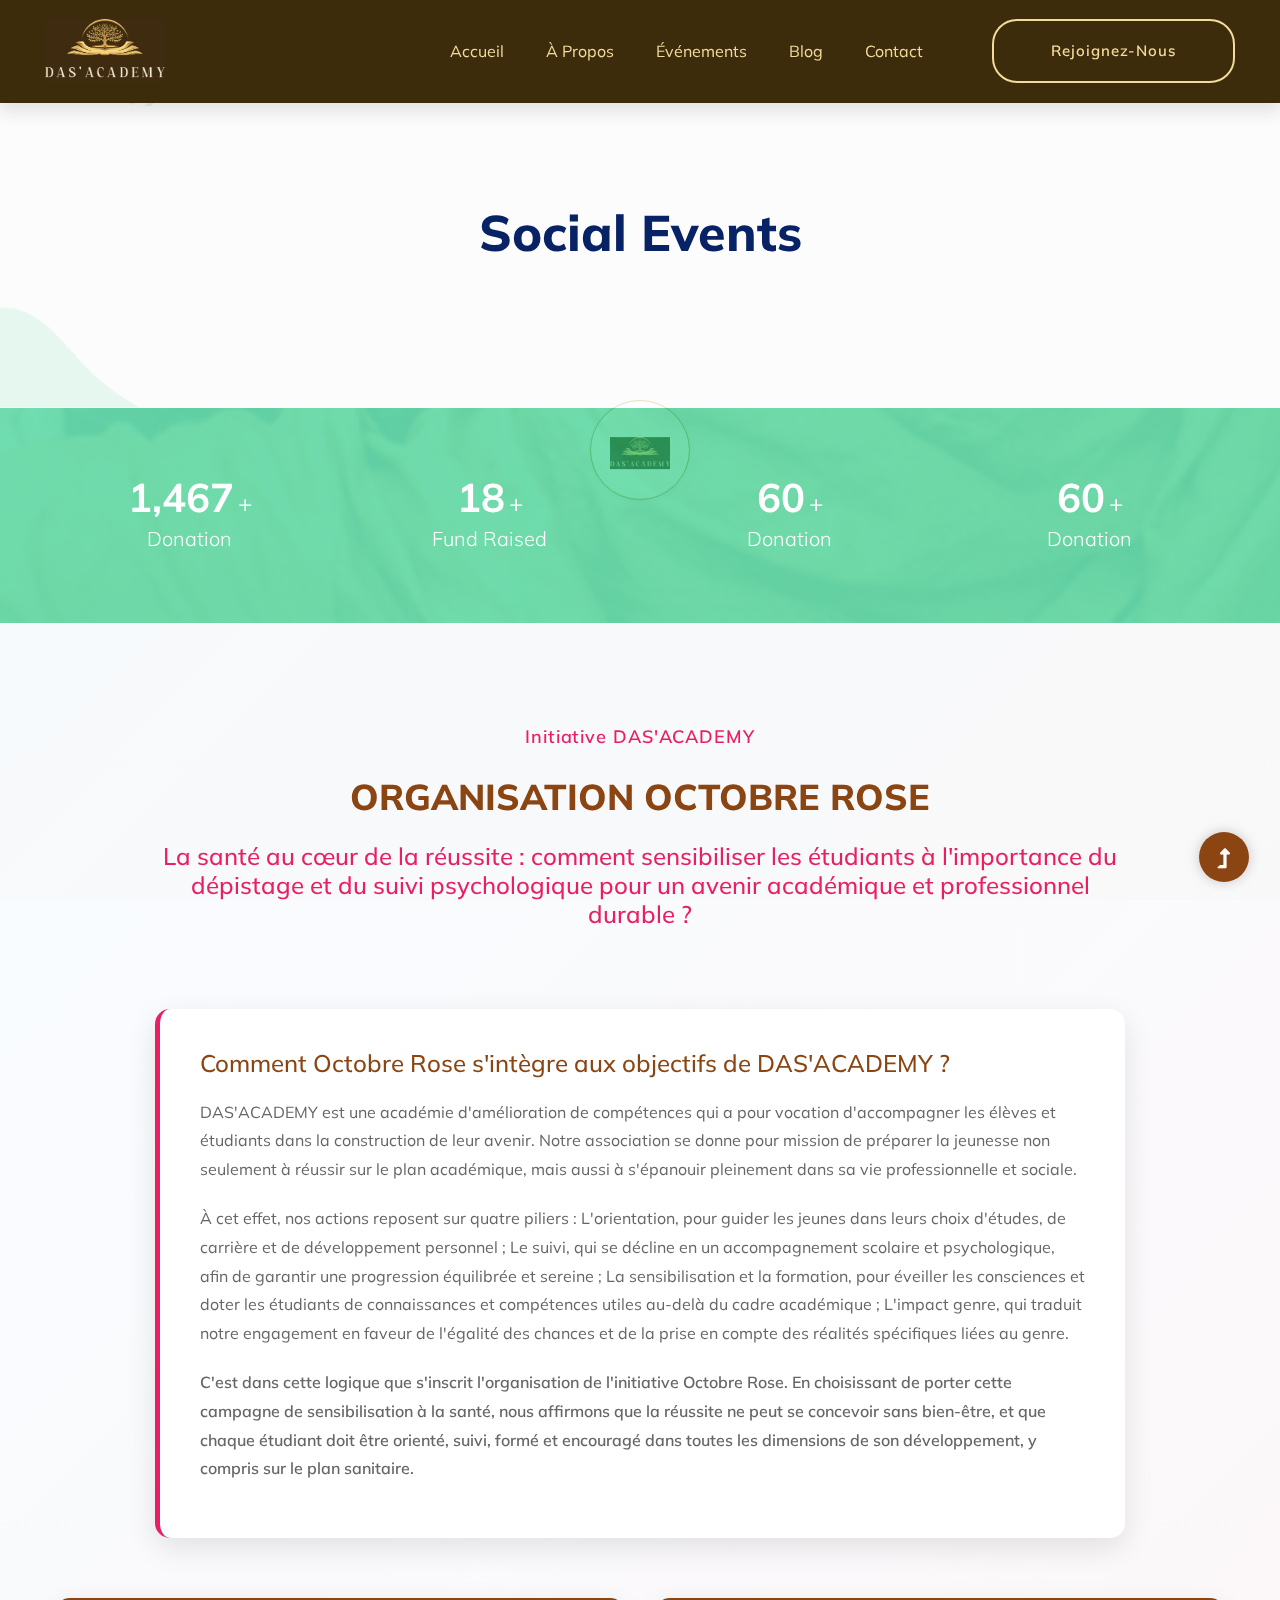
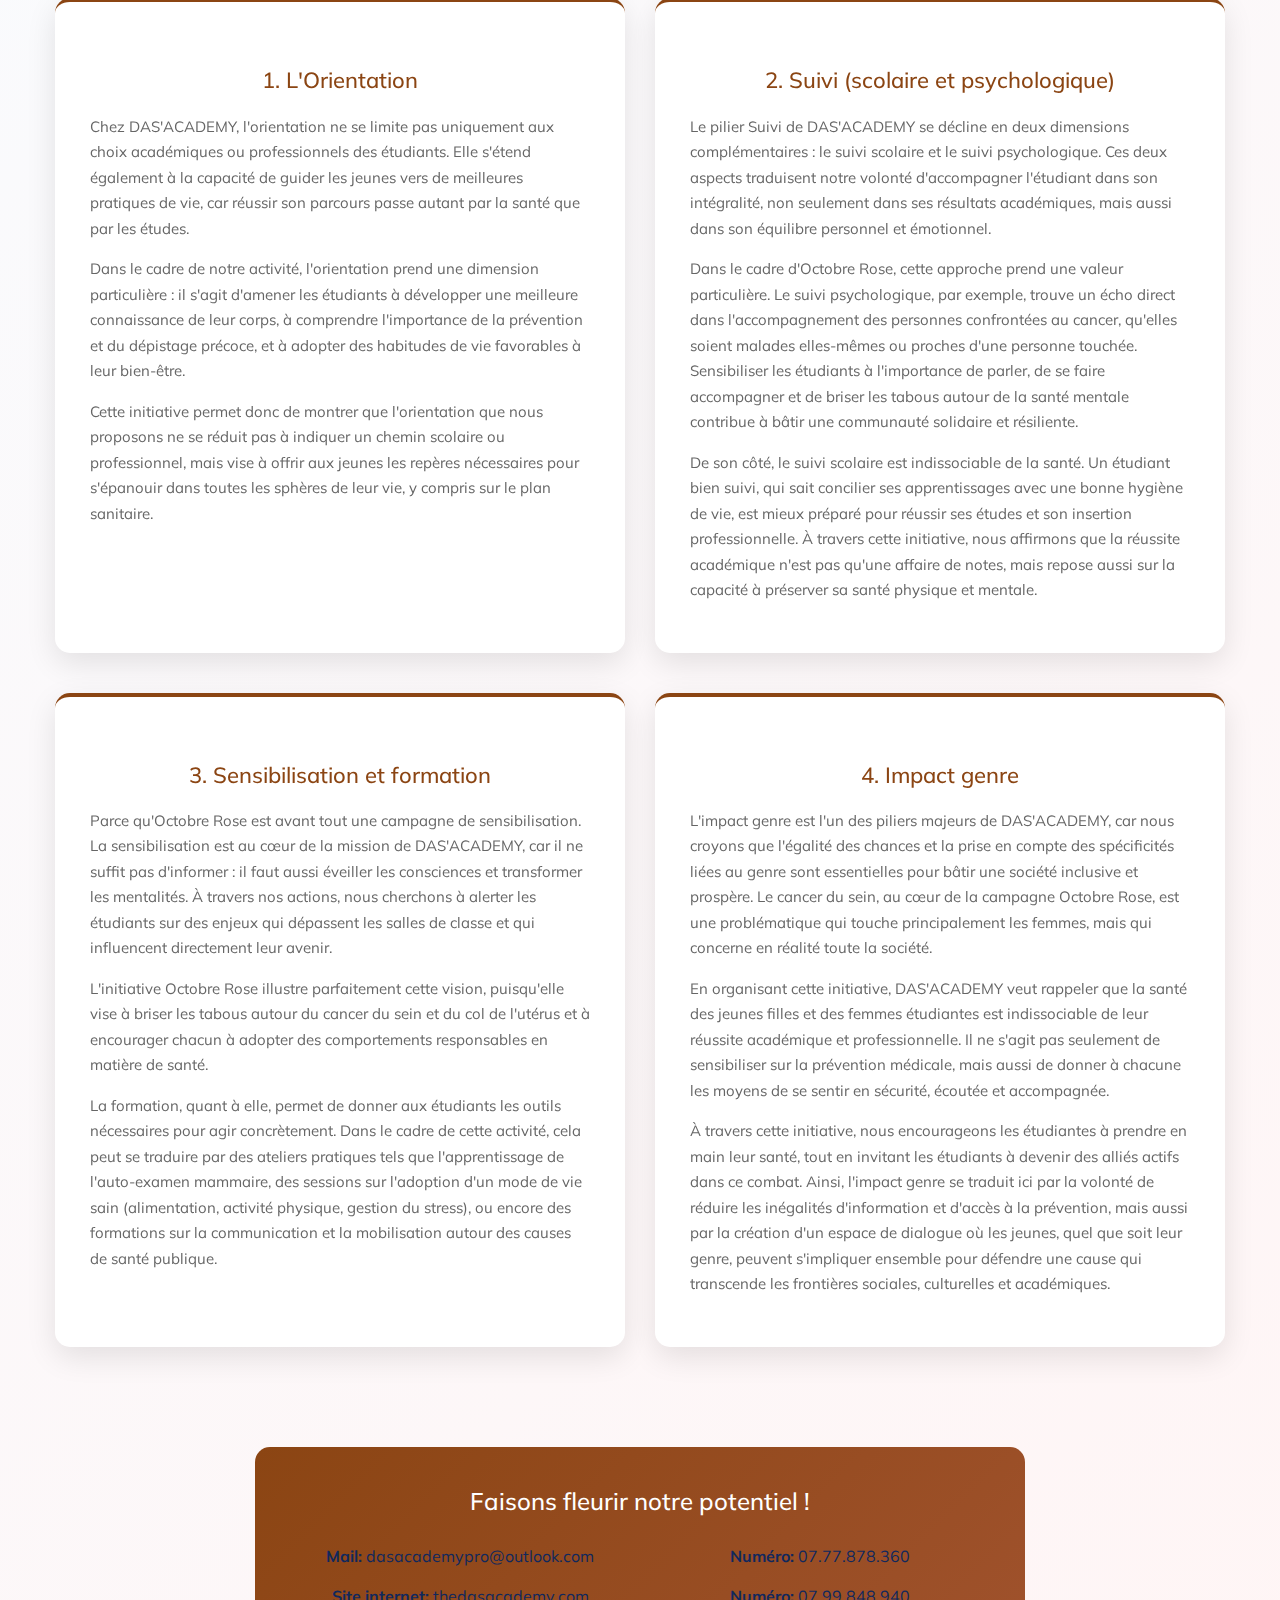
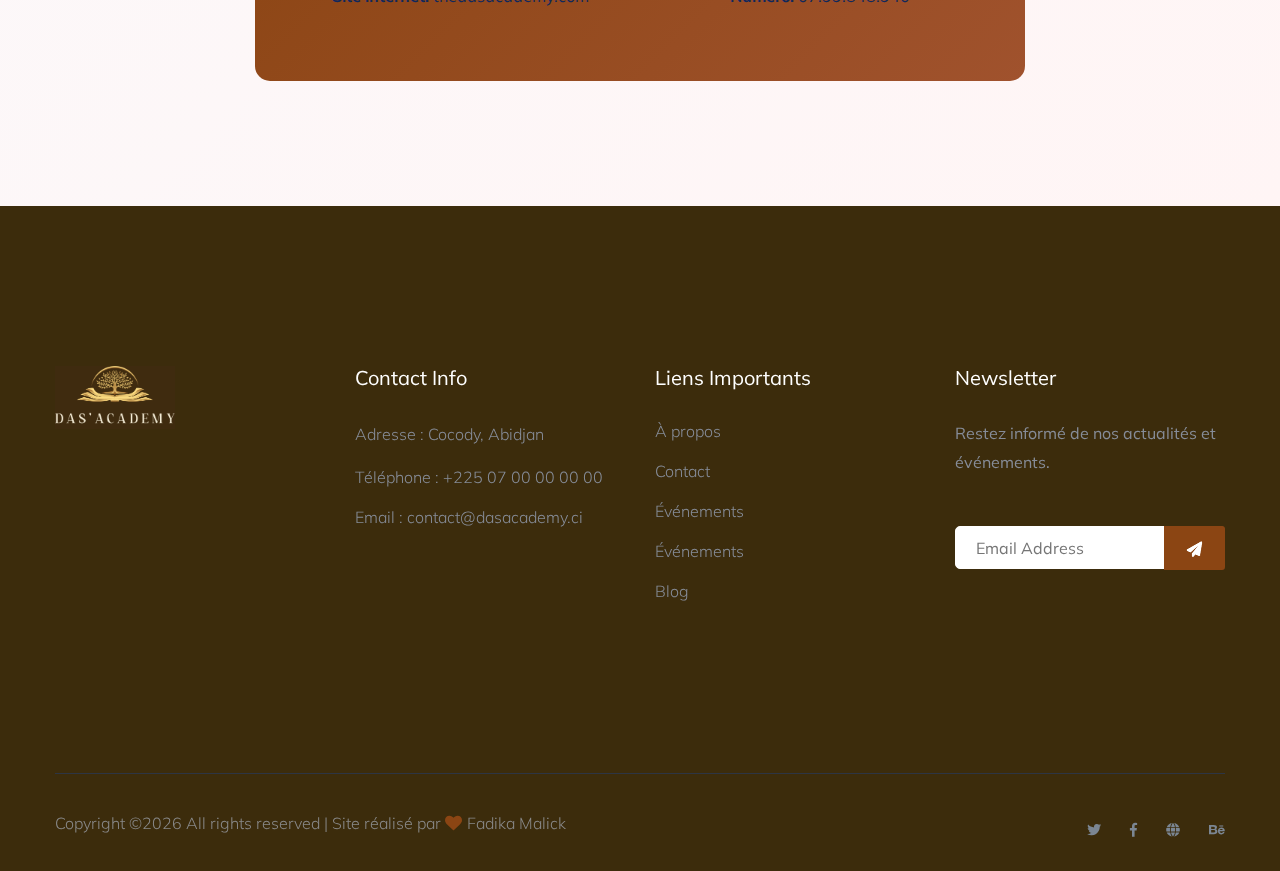
<file: events.html>
<!doctype html>
<html class="no-js" lang="zxx">
<head>
    <meta charset="utf-8">
    <meta http-equiv="x-ua-compatible" content="ie=edge">
    <title> Charity | Teamplate</title>
    <meta name="description" content="">
    <meta name="viewport" content="width=device-width, initial-scale=1">
    <link rel="manifest" href="site.webmanifest">
    <link rel="shortcut icon" type="image/x-icon" href="assets/img/favicon.ico">

	<!-- CSS here -->
	<link rel="stylesheet" href="assets/css/bootstrap.min.css">
	<link rel="stylesheet" href="assets/css/owl.carousel.min.css">
	<link rel="stylesheet" href="assets/css/slicknav.css">
    <link rel="stylesheet" href="assets/css/flaticon.css">
    <link rel="stylesheet" href="assets/css/progressbar_barfiller.css">
    <link rel="stylesheet" href="assets/css/gijgo.css">
    <link rel="stylesheet" href="assets/css/animate.min.css">
    <link rel="stylesheet" href="assets/css/animated-headline.css">
	<link rel="stylesheet" href="assets/css/magnific-popup.css">
	<link rel="stylesheet" href="assets/css/fontawesome-all.min.css">
	<link rel="stylesheet" href="assets/css/themify-icons.css">
	<link rel="stylesheet" href="assets/css/slick.css">
	<link rel="stylesheet" href="assets/css/nice-select.css">
	<link rel="stylesheet" href="assets/css/style.css">
    <style>
        .header-bottom {
            background: #3c2c0c !important;
        }
        .header-bottom .main-menu ul li a {
            color: #f3db9c !important;
        }
        .header-bottom .main-menu ul li:hover > a {
            color: #ffffff !important;
        }
        .header-sticky.sticky-bar {
            background: #3c2c0c !important;
        }
        .header-sticky.sticky-bar .main-menu ul li a {
            color: #f3db9c !important;
        }
        .header-sticky.sticky-bar .main-menu ul li:hover > a {
            color: #ffffff !important;
        }
        .header-btn {
            background: #3c2c0c !important;
            color: #f3db9c !important;
            border: 2px solid #f3db9c !important;
            transition: all 0.3s ease !important;
        }
        .header-btn:hover {
            background: #ffffff !important;
            color: #3c2c0c !important;
            border-color: #ffffff !important;
        }
        .header-btn:before {
            background: #ffffff !important;
        }
        .preloader-circle {
            border-color: #c9a056 !important;
        }
        .preloader-img img {
            max-width: 60px !important;
        }
    </style>
</head>
<body>
    <!-- ? Preloader Start -->
    <div id="preloader-active">
        <div class="preloader d-flex align-items-center justify-content-center">
            <div class="preloader-inner position-relative">
                <div class="preloader-circle"></div>
                <div class="preloader-img pere-text">
                    <img src="assets/img/logo/DAS.png" alt="" style="max-width: 60px;">
                </div>
            </div>
        </div>
    </div>
    <!-- Preloader Start -->
    <header>
        <!-- Header Start -->
        <div class="header-area">
            <div class="main-header ">
                <div class="header-top d-none d-lg-block">
                    <div class="container-fluid">
                        <div class="col-xl-12">
                            <div class="row d-flex justify-content-between align-items-center">
                                <div class="header-info-left d-flex">
                                    <ul>     
                                        <li>Téléphone: +225 07 00 00 00 00</li>
                                        <li>Email: contact@dasacademy.ci</li>
                                    </ul>
                                    <div class="header-social">    
                                        <ul>
                                            <li><a href="#"><i class="fab fa-facebook-f"></i></a></li>
                                            <li><a href="#"><i class="fab fa-instagram"></i></a></li>
                                            <li><a href="#"><i class="fab fa-whatsapp"></i></a></li>
                                            <li><a href="#"><i class="fab fa-linkedin-in"></i></a></li>
                                        </ul>
                                    </div>
                                </div>
                            </div>
                        </div>
                    </div>
                </div>
                <div class="header-bottom header-sticky sticky-bar">
                    <div class="container-fluid">
                        <div class="row align-items-center">
                            <!-- Logo -->
                            <div class="col-xl-2 col-lg-2">
                                <div class="logo">
                                    <a href="index.html"><img src="assets/img/logo/DAS.png" alt="" style="max-width: 120px;"></a>
                                </div>
                            </div>
                            <div class="col-xl-10 col-lg-10">
                                <div class="menu-wrapper  d-flex align-items-center justify-content-end">
                                    <!-- Main-menu -->
                                    <div class="main-menu d-none d-lg-block">
                                        <nav>
                                            <ul id="navigation">                                                                                          
                                                <li><a href="index.html">Accueil</a></li>
                                                <li><a href="about.html">À propos</a></li>
                                                <li><a href="events.html">Événements</a></li>
                                                <li><a href="blog.html">Blog</a></li>
                                                <li><a href="contact.html">Contact</a></li>
                                            </ul>
                                        </nav>
                                    </div>
                                    <!-- Header-btn -->
                                    <div class="header-right-btn d-none d-lg-block ml-20">
                                        <a href="contact.html" class="btn header-btn" style="background-color: #3c2c0c; color: #f3db9c;">Rejoignez-nous</a>
                                    </div>
                                </div>
                            </div> 
                            <!-- Mobile Menu -->
                            <div class="col-12">
                                <div class="mobile_menu d-block d-lg-none"></div>
                            </div>
                        </div>
                    </div>
                </div>
            </div>
        </div>
        <!-- Header End -->
    </header>
    <!-- header end -->
    <main>
    <!--? Hero Start -->
    <div class="slider-area2">
        <div class="slider-height2 d-flex align-items-center">
            <div class="container">
                <div class="row">
                    <div class="col-xl-12">
                        <div class="hero-cap hero-cap2 pt-20 text-center">
                            <h2>social events </h2>
                        </div>
                    </div>
                </div>
            </div>
        </div>
    </div>
    <!-- Hero End -->
    <!--? Count Down Start -->
    <div class="count-down-area pt-25 section-bg" data-background="assets/img/gallery/section_bg02.png">
        <div class="container">
            <div class="row justify-content-center">
                <div class="col-lg-12 col-md-12">
                    <div class="count-down-wrapper" >
                        <div class="row justify-content-between">
                            <div class="col-lg-3 col-md-6 col-sm-6">
                                <!-- Counter Up -->
                                <div class="single-counter text-center">
                                    <span class="counter color-green">6,200</span>
                                    <span class="plus">+</span>
                                    <p class="color-green">Donation</p>
                                </div>
                            </div>
                            <div class="col-lg-3 col-md-6 col-sm-6">
                                <!-- Counter Up -->
                                <div class="single-counter text-center">
                                    <span class="counter color-green">80</span>
                                    <span class="plus">+</span>
                                    <p class="color-green">Fund Raised</p>
                                </div>
                            </div>
                            <div class="col-lg-3 col-md-6 col-sm-6">
                                <!-- Counter Up -->
                                <div class="single-counter text-center">
                                    <span class="counter color-green">256</span>
                                    <span class="plus">+</span>
                                    <p class="color-green">Donation</p>
                                </div>
                            </div>
                            <div class="col-lg-3 col-md-6 col-sm-6">
                                <!-- Counter Up -->
                                <div class="single-counter text-center">
                                    <span class="counter color-green">256</span>
                                    <span class="plus">+</span>
                                    <p class="color-green">Donation</p>
                                </div>
                            </div>
                        </div>
                    </div>
                </div>
            </div>
        </div>
    </div>
    <!-- Count Down End -->
    <!-- Octobre Rose Event Start -->
    <section class="octobre-rose-event section-padding30" style="background: linear-gradient(135deg, #f8fcff 0%, #fff5f5 100%);">
        <div class="container">
            <div class="row justify-content-center">
                <div class="col-xl-10 col-lg-12 col-md-12">
                    <!-- Section Tittle -->
                    <div class="section-tittle text-center mb-80">
                        <span style="color: #e91e63; font-weight: 600;">Initiative DAS'ACADEMY</span>
                        <h2 style="color: #8B4513; font-size: 36px; margin-bottom: 20px;">ORGANISATION OCTOBRE ROSE</h2>
                        <h3 style="color: #e91e63; font-size: 24px; font-weight: 500; margin-bottom: 30px;">
                            La santé au cœur de la réussite : comment sensibiliser les étudiants à l'importance du dépistage et du suivi psychologique pour un avenir académique et professionnel durable ?
                        </h3>
                    </div>
                </div>
            </div>
            
            <!-- Introduction Section -->
            <div class="row justify-content-center mb-60">
                <div class="col-lg-10">
                    <div class="octobre-intro" style="background: #ffffff; padding: 40px; border-radius: 15px; box-shadow: 0 10px 30px rgba(0,0,0,0.1); border-left: 5px solid #e91e63;">
                        <h4 style="color: #8B4513; margin-bottom: 20px; font-size: 24px;">Comment Octobre Rose s'intègre aux objectifs de DAS'ACADEMY ?</h4>
                        <p style="font-size: 16px; line-height: 1.8; color: #666; margin-bottom: 20px;">
                            DAS'ACADEMY est une académie d'amélioration de compétences qui a pour vocation d'accompagner les élèves et étudiants dans la construction de leur avenir. Notre association se donne pour mission de préparer la jeunesse non seulement à réussir sur le plan académique, mais aussi à s'épanouir pleinement dans sa vie professionnelle et sociale.
                        </p>
                        <p style="font-size: 16px; line-height: 1.8; color: #666; margin-bottom: 20px;">
                            À cet effet, nos actions reposent sur quatre piliers : L'orientation, pour guider les jeunes dans leurs choix d'études, de carrière et de développement personnel ; Le suivi, qui se décline en un accompagnement scolaire et psychologique, afin de garantir une progression équilibrée et sereine ; La sensibilisation et la formation, pour éveiller les consciences et doter les étudiants de connaissances et compétences utiles au-delà du cadre académique ; L'impact genre, qui traduit notre engagement en faveur de l'égalité des chances et de la prise en compte des réalités spécifiques liées au genre.
                        </p>
                        <p style="font-size: 16px; line-height: 1.8; color: #666; font-weight: 600;">
                            C'est dans cette logique que s'inscrit l'organisation de l'initiative Octobre Rose. En choisissant de porter cette campagne de sensibilisation à la santé, nous affirmons que la réussite ne peut se concevoir sans bien-être, et que chaque étudiant doit être orienté, suivi, formé et encouragé dans toutes les dimensions de son développement, y compris sur le plan sanitaire.
                        </p>
                    </div>
                </div>
            </div>

            <!-- Four Pillars Section -->
            <div class="row">
                <div class="col-lg-6 col-md-6 mb-40">
                    <div class="pillar-card" style="background: #ffffff; padding: 35px; border-radius: 15px; box-shadow: 0 10px 30px rgba(0,0,0,0.1); height: 100%; border-top: 4px solid #8B4513;">
                        <div class="pillar-icon text-center mb-30">
                            <span class="flaticon-compass" style="font-size: 60px; color: #8B4513;"></span>
                        </div>
                        <h4 style="color: #8B4513; margin-bottom: 20px; font-size: 22px; text-align: center;">1. L'Orientation</h4>
                        <p style="font-size: 15px; line-height: 1.7; color: #666; margin-bottom: 15px;">
                            Chez DAS'ACADEMY, l'orientation ne se limite pas uniquement aux choix académiques ou professionnels des étudiants. Elle s'étend également à la capacité de guider les jeunes vers de meilleures pratiques de vie, car réussir son parcours passe autant par la santé que par les études.
                        </p>
                        <p style="font-size: 15px; line-height: 1.7; color: #666; margin-bottom: 15px;">
                            Dans le cadre de notre activité, l'orientation prend une dimension particulière : il s'agit d'amener les étudiants à développer une meilleure connaissance de leur corps, à comprendre l'importance de la prévention et du dépistage précoce, et à adopter des habitudes de vie favorables à leur bien-être.
                        </p>
                        <p style="font-size: 15px; line-height: 1.7; color: #666;">
                            Cette initiative permet donc de montrer que l'orientation que nous proposons ne se réduit pas à indiquer un chemin scolaire ou professionnel, mais vise à offrir aux jeunes les repères nécessaires pour s'épanouir dans toutes les sphères de leur vie, y compris sur le plan sanitaire.
                        </p>
                    </div>
                </div>
                
                <div class="col-lg-6 col-md-6 mb-40">
                    <div class="pillar-card" style="background: #ffffff; padding: 35px; border-radius: 15px; box-shadow: 0 10px 30px rgba(0,0,0,0.1); height: 100%; border-top: 4px solid #8B4513;">
                        <div class="pillar-icon text-center mb-30">
                            <span class="flaticon-support" style="font-size: 60px; color: #8B4513;"></span>
                        </div>
                        <h4 style="color: #8B4513; margin-bottom: 20px; font-size: 22px; text-align: center;">2. Suivi (scolaire et psychologique)</h4>
                        <p style="font-size: 15px; line-height: 1.7; color: #666; margin-bottom: 15px;">
                            Le pilier Suivi de DAS'ACADEMY se décline en deux dimensions complémentaires : le suivi scolaire et le suivi psychologique. Ces deux aspects traduisent notre volonté d'accompagner l'étudiant dans son intégralité, non seulement dans ses résultats académiques, mais aussi dans son équilibre personnel et émotionnel.
                        </p>
                        <p style="font-size: 15px; line-height: 1.7; color: #666; margin-bottom: 15px;">
                            Dans le cadre d'Octobre Rose, cette approche prend une valeur particulière. Le suivi psychologique, par exemple, trouve un écho direct dans l'accompagnement des personnes confrontées au cancer, qu'elles soient malades elles-mêmes ou proches d'une personne touchée. Sensibiliser les étudiants à l'importance de parler, de se faire accompagner et de briser les tabous autour de la santé mentale contribue à bâtir une communauté solidaire et résiliente.
                        </p>
                        <p style="font-size: 15px; line-height: 1.7; color: #666;">
                            De son côté, le suivi scolaire est indissociable de la santé. Un étudiant bien suivi, qui sait concilier ses apprentissages avec une bonne hygiène de vie, est mieux préparé pour réussir ses études et son insertion professionnelle. À travers cette initiative, nous affirmons que la réussite académique n'est pas qu'une affaire de notes, mais repose aussi sur la capacité à préserver sa santé physique et mentale.
                        </p>
                    </div>
                </div>
                
                <div class="col-lg-6 col-md-6 mb-40">
                    <div class="pillar-card" style="background: #ffffff; padding: 35px; border-radius: 15px; box-shadow: 0 10px 30px rgba(0,0,0,0.1); height: 100%; border-top: 4px solid #8B4513;">
                        <div class="pillar-icon text-center mb-30">
                            <span class="flaticon-education" style="font-size: 60px; color: #8B4513;"></span>
                        </div>
                        <h4 style="color: #8B4513; margin-bottom: 20px; font-size: 22px; text-align: center;">3. Sensibilisation et formation</h4>
                        <p style="font-size: 15px; line-height: 1.7; color: #666; margin-bottom: 15px;">
                            Parce qu'Octobre Rose est avant tout une campagne de sensibilisation. La sensibilisation est au cœur de la mission de DAS'ACADEMY, car il ne suffit pas d'informer : il faut aussi éveiller les consciences et transformer les mentalités. À travers nos actions, nous cherchons à alerter les étudiants sur des enjeux qui dépassent les salles de classe et qui influencent directement leur avenir.
                        </p>
                        <p style="font-size: 15px; line-height: 1.7; color: #666; margin-bottom: 15px;">
                            L'initiative Octobre Rose illustre parfaitement cette vision, puisqu'elle vise à briser les tabous autour du cancer du sein et du col de l'utérus et à encourager chacun à adopter des comportements responsables en matière de santé.
                        </p>
                        <p style="font-size: 15px; line-height: 1.7; color: #666;">
                            La formation, quant à elle, permet de donner aux étudiants les outils nécessaires pour agir concrètement. Dans le cadre de cette activité, cela peut se traduire par des ateliers pratiques tels que l'apprentissage de l'auto-examen mammaire, des sessions sur l'adoption d'un mode de vie sain (alimentation, activité physique, gestion du stress), ou encore des formations sur la communication et la mobilisation autour des causes de santé publique.
                        </p>
                    </div>
                </div>
                
                <div class="col-lg-6 col-md-6 mb-40">
                    <div class="pillar-card" style="background: #ffffff; padding: 35px; border-radius: 15px; box-shadow: 0 10px 30px rgba(0,0,0,0.1); height: 100%; border-top: 4px solid #8B4513;">
                        <div class="pillar-icon text-center mb-30">
                            <span class="flaticon-balance" style="font-size: 60px; color: #8B4513;"></span>
                        </div>
                        <h4 style="color: #8B4513; margin-bottom: 20px; font-size: 22px; text-align: center;">4. Impact genre</h4>
                        <p style="font-size: 15px; line-height: 1.7; color: #666; margin-bottom: 15px;">
                            L'impact genre est l'un des piliers majeurs de DAS'ACADEMY, car nous croyons que l'égalité des chances et la prise en compte des spécificités liées au genre sont essentielles pour bâtir une société inclusive et prospère. Le cancer du sein, au cœur de la campagne Octobre Rose, est une problématique qui touche principalement les femmes, mais qui concerne en réalité toute la société.
                        </p>
                        <p style="font-size: 15px; line-height: 1.7; color: #666; margin-bottom: 15px;">
                            En organisant cette initiative, DAS'ACADEMY veut rappeler que la santé des jeunes filles et des femmes étudiantes est indissociable de leur réussite académique et professionnelle. Il ne s'agit pas seulement de sensibiliser sur la prévention médicale, mais aussi de donner à chacune les moyens de se sentir en sécurité, écoutée et accompagnée.
                        </p>
                        <p style="font-size: 15px; line-height: 1.7; color: #666;">
                            À travers cette initiative, nous encourageons les étudiantes à prendre en main leur santé, tout en invitant les étudiants à devenir des alliés actifs dans ce combat. Ainsi, l'impact genre se traduit ici par la volonté de réduire les inégalités d'information et d'accès à la prévention, mais aussi par la création d'un espace de dialogue où les jeunes, quel que soit leur genre, peuvent s'impliquer ensemble pour défendre une cause qui transcende les frontières sociales, culturelles et académiques.
                        </p>
                    </div>
                </div>
            </div>
            
            <!-- Contact Information -->
            <div class="row justify-content-center mt-60">
                <div class="col-lg-8">
                    <div class="contact-info" style="background: linear-gradient(135deg, #8B4513 0%, #A0522D 100%); padding: 40px; border-radius: 15px; text-align: center; color: white;">
                        <h4 style="color: white; margin-bottom: 25px; font-size: 24px;">Faisons fleurir notre potentiel !</h4>
                        <div class="row">
                            <div class="col-md-6 mb-20">
                                <p style="margin-bottom: 10px;"><strong>Mail:</strong> dasacademypro@outlook.com</p>
                                <p style="margin-bottom: 10px;"><strong>Site internet:</strong> thedasacademy.com</p>
                            </div>
                            <div class="col-md-6 mb-20">
                                <p style="margin-bottom: 10px;"><strong>Numéro:</strong> 07.77.878.360</p>
                                <p style="margin-bottom: 10px;"><strong>Numéro:</strong> 07.99.848.940</p>
                            </div>
                        </div>
                    </div>
                </div>
            </div>
        </div>
    </section>
    <!-- Octobre Rose Event End -->
    </main>
    <footer>
        <div class="footer-wrapper" style="background: #3c2c0c;">
            <!-- Footer Top-->
            <div class="footer-area footer-padding">
                <div class="container">
                    <div class="row d-flex justify-content-between">
                        <div class="col-xl-3 col-lg-3 col-md-4 col-sm-6">
                        <div class="single-footer-caption mb-50">
                            <div class="single-footer-caption mb-30">
                                <div class="footer-tittle">
                                    <div class="footer-logo mb-20">
                                        <a href="index.html"><img src="assets/img/logo/DAS.png" alt="" style="max-width: 120px;"></a>
                                    </div>
                                </div>
                            </div>
                        </div>
                        </div>
                        <div class="col-xl-3 col-lg-3 col-md-4 col-sm-5">
                            <div class="single-footer-caption mb-50">
                                <div class="footer-tittle">
                                    <h4>Contact Info</h4>
                                    <ul>
                                        <li>
                                            <p>Adresse : Cocody, Abidjan</p>
                                        </li>
                                        <li><a href="#">Téléphone : +225 07 00 00 00 00</a></li>
                                        <li><a href="#">Email : contact@dasacademy.ci</a></li>
                                    </ul>
                                </div>
                            </div>
                        </div>
                        <div class="col-xl-3 col-lg-3 col-md-4 col-sm-5">
                            <div class="single-footer-caption mb-50">
                                <div class="footer-tittle">
                                    <h4>Liens importants</h4>
                                    <ul>
                                        <li><a href="about.html">À propos</a></li>
                                        <li><a href="contact.html">Contact</a></li>
                                        <li><a href="events.html">Événements</a></li>
                                        <li><a href="events.html">Événements</a></li>
                                        <li><a href="blog.html">Blog</a></li>
                                    </ul>
                                </div>
                            </div>
                        </div>
                        <div class="col-xl-3 col-lg-3 col-md-4 col-sm-5">
                            <div class="single-footer-caption mb-50">
                                <div class="footer-tittle">
                                    <h4>Newsletter</h4>
                                    <div class="footer-pera footer-pera2">
                                    <p>Restez informé de nos actualités et événements.</p>
                                </div>
                                <!-- Form -->
                                <div class="footer-form" >
                                    <div id="mc_embed_signup">
                                        <form target="_blank" action="https://spondonit.us12.list-manage.com/subscribe/post?u=1462626880ade1ac87bd9c93a&amp;id=92a4423d01"
                                        method="get" class="subscribe_form relative mail_part">
                                            <input type="email" name="email" id="newsletter-form-email" placeholder="Email Address"
                                            class="placeholder hide-on-focus" onfocus="this.placeholder = ''"
                                            onblur="this.placeholder = ' Email Address '">
                                            <div class="form-icon">
                                                <button type="submit" name="submit" id="newsletter-submit"
                                                class="email_icon newsletter-submit button-contactForm"><img src="assets/img/gallery/form.png" alt=""></button>
                                            </div>
                                            <div class="mt-10 info"></div>
                                        </form>
                                    </div>
                                </div>
                                </div>
                            </div>
                        </div>
                    </div>
                </div>
            </div>
            <!-- footer-bottom -->
            <div class="footer-bottom-area">
                <div class="container">
                    <div class="footer-border">
                        <div class="row d-flex justify-content-between align-items-center">
                            <div class="col-xl-10 col-lg-9 ">
                                <div class="footer-copy-right">
                                    <p>Copyright &copy;<script>document.write(new Date().getFullYear());</script> All rights reserved | Site réalisé par <i class="fa fa-heart" aria-hidden="true"></i> Fadika Malick</p>
                                </div>
                            </div>
                            <div class="col-xl-2 col-lg-3">
                                <div class="footer-social f-right">
                                    <a href="#"><i class="fab fa-twitter"></i></a>
                                    <a  href="https://www.facebook.com/sai4ull"><i class="fab fa-facebook-f"></i></a>
                                    <a href="#"><i class="fas fa-globe"></i></a>
                                    <a href="#"><i class="fab fa-behance"></i></a>
                                </div>
                            </div>
                        </div>
                    </div>
                </div>
            </div>
        </div>
    </footer>

    <!-- Scroll Up -->
    <div id="back-top" >
        <a title="Go to Top" href="#"> <i class="fas fa-level-up-alt"></i></a>
    </div>

    <!-- JS here -->

    <script src="./assets/js/vendor/modernizr-3.5.0.min.js"></script>
    <!-- Jquery, Popper, Bootstrap -->
    <script src="./assets/js/vendor/jquery-1.12.4.min.js"></script>
    <script src="./assets/js/popper.min.js"></script>
    <script src="./assets/js/bootstrap.min.js"></script>
    <!-- Jquery Mobile Menu -->
    <script src="./assets/js/jquery.slicknav.min.js"></script>

    <!-- Jquery Slick , Owl-Carousel Plugins -->
    <script src="./assets/js/owl.carousel.min.js"></script>
    <script src="./assets/js/slick.min.js"></script>
    <!-- One Page, Animated-HeadLin -->
    <script src="./assets/js/wow.min.js"></script>
    <script src="./assets/js/animated.headline.js"></script>
    <script src="./assets/js/jquery.magnific-popup.js"></script>

    <!-- Date Picker -->
    <script src="./assets/js/gijgo.min.js"></script>
    <!-- Nice-select, sticky -->
    <script src="./assets/js/jquery.nice-select.min.js"></script>
    <script src="./assets/js/jquery.sticky.js"></script>
    <!-- Progress -->
    <script src="./assets/js/jquery.barfiller.js"></script>
    
    <!-- counter , waypoint,Hover Direction -->
    <script src="./assets/js/jquery.counterup.min.js"></script>
    <script src="./assets/js/waypoints.min.js"></script>
    <script src="./assets/js/jquery.countdown.min.js"></script>
    <script src="./assets/js/hover-direction-snake.min.js"></script>

    <!-- contact js -->
    <script src="./assets/js/contact.js"></script>
    <script src="./assets/js/jquery.form.js"></script>
    <script src="./assets/js/jquery.validate.min.js"></script>
    <script src="./assets/js/mail-script.js"></script>
    <script src="./assets/js/jquery.ajaxchimp.min.js"></script>
    
    <!-- Jquery Plugins, main Jquery -->	
    <script src="./assets/js/plugins.js"></script>
    <script src="./assets/js/main.js"></script>
    
    </body>
</html>
</file>
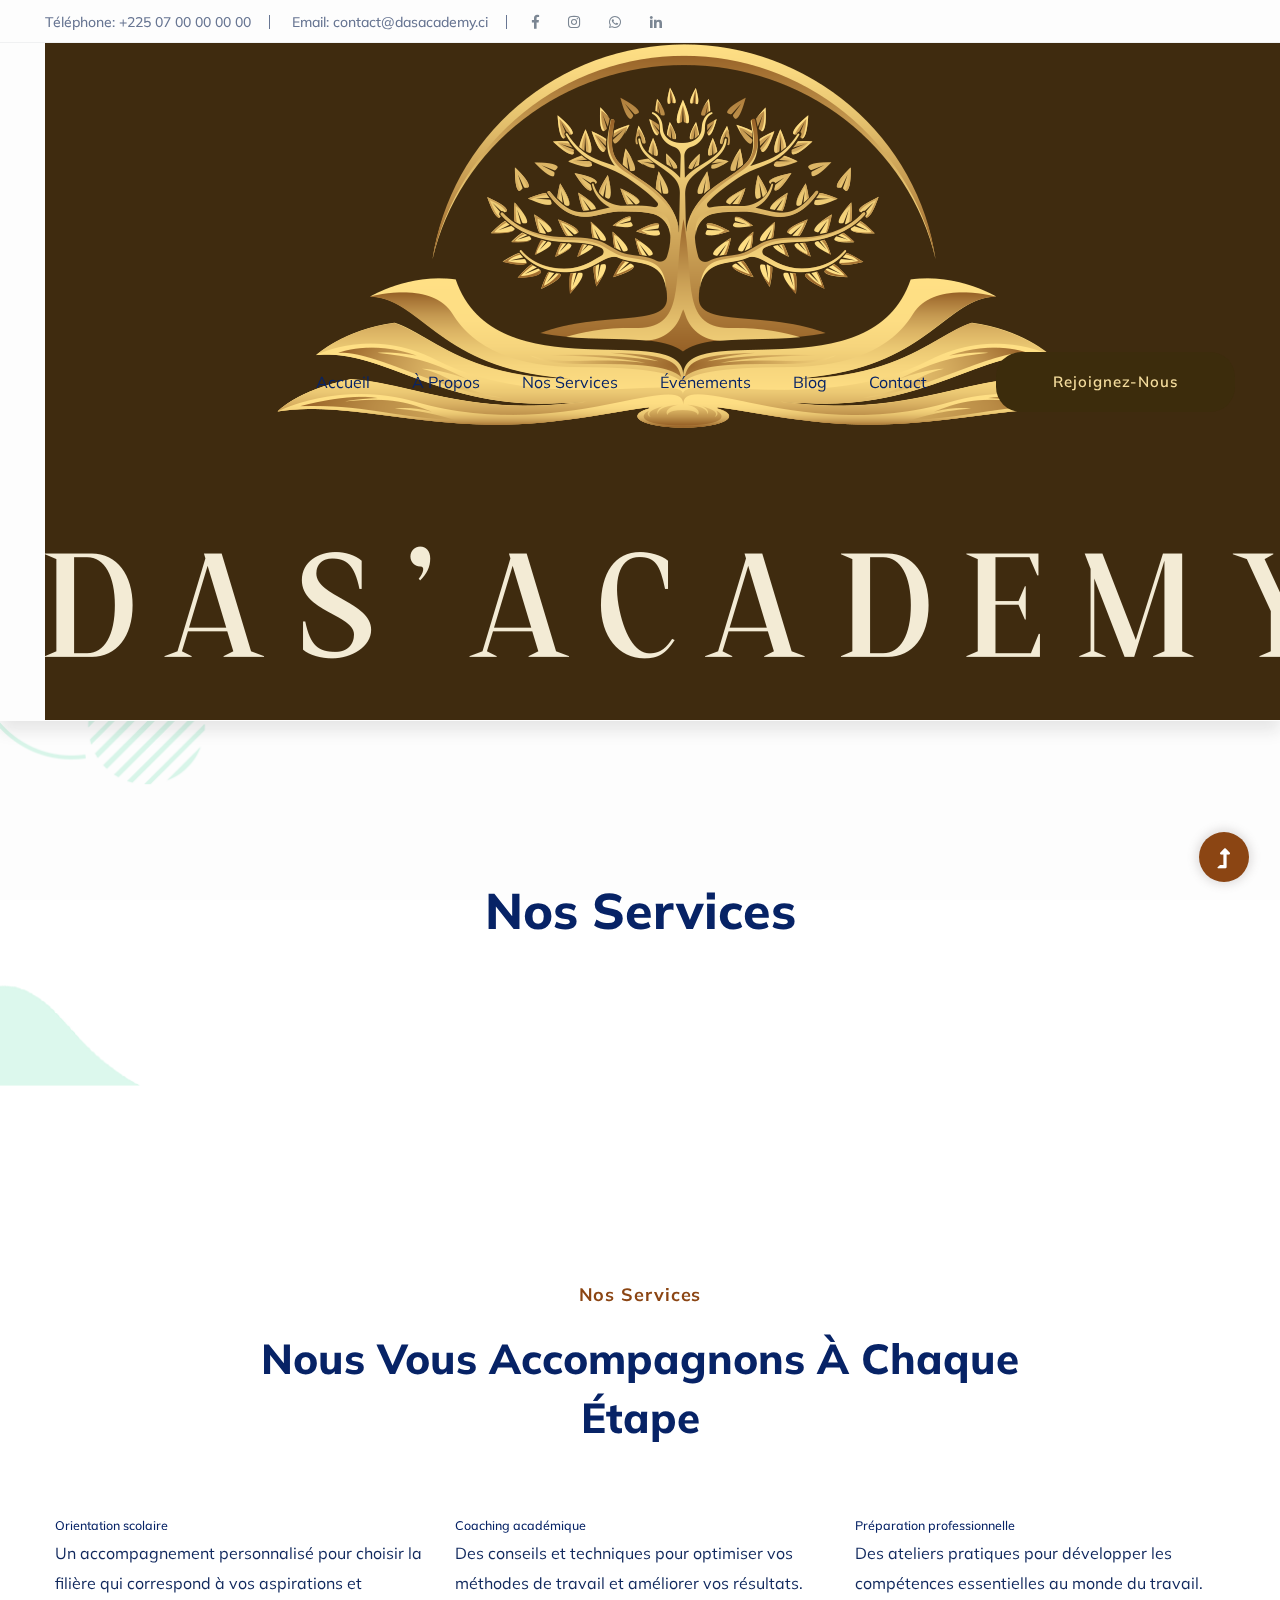
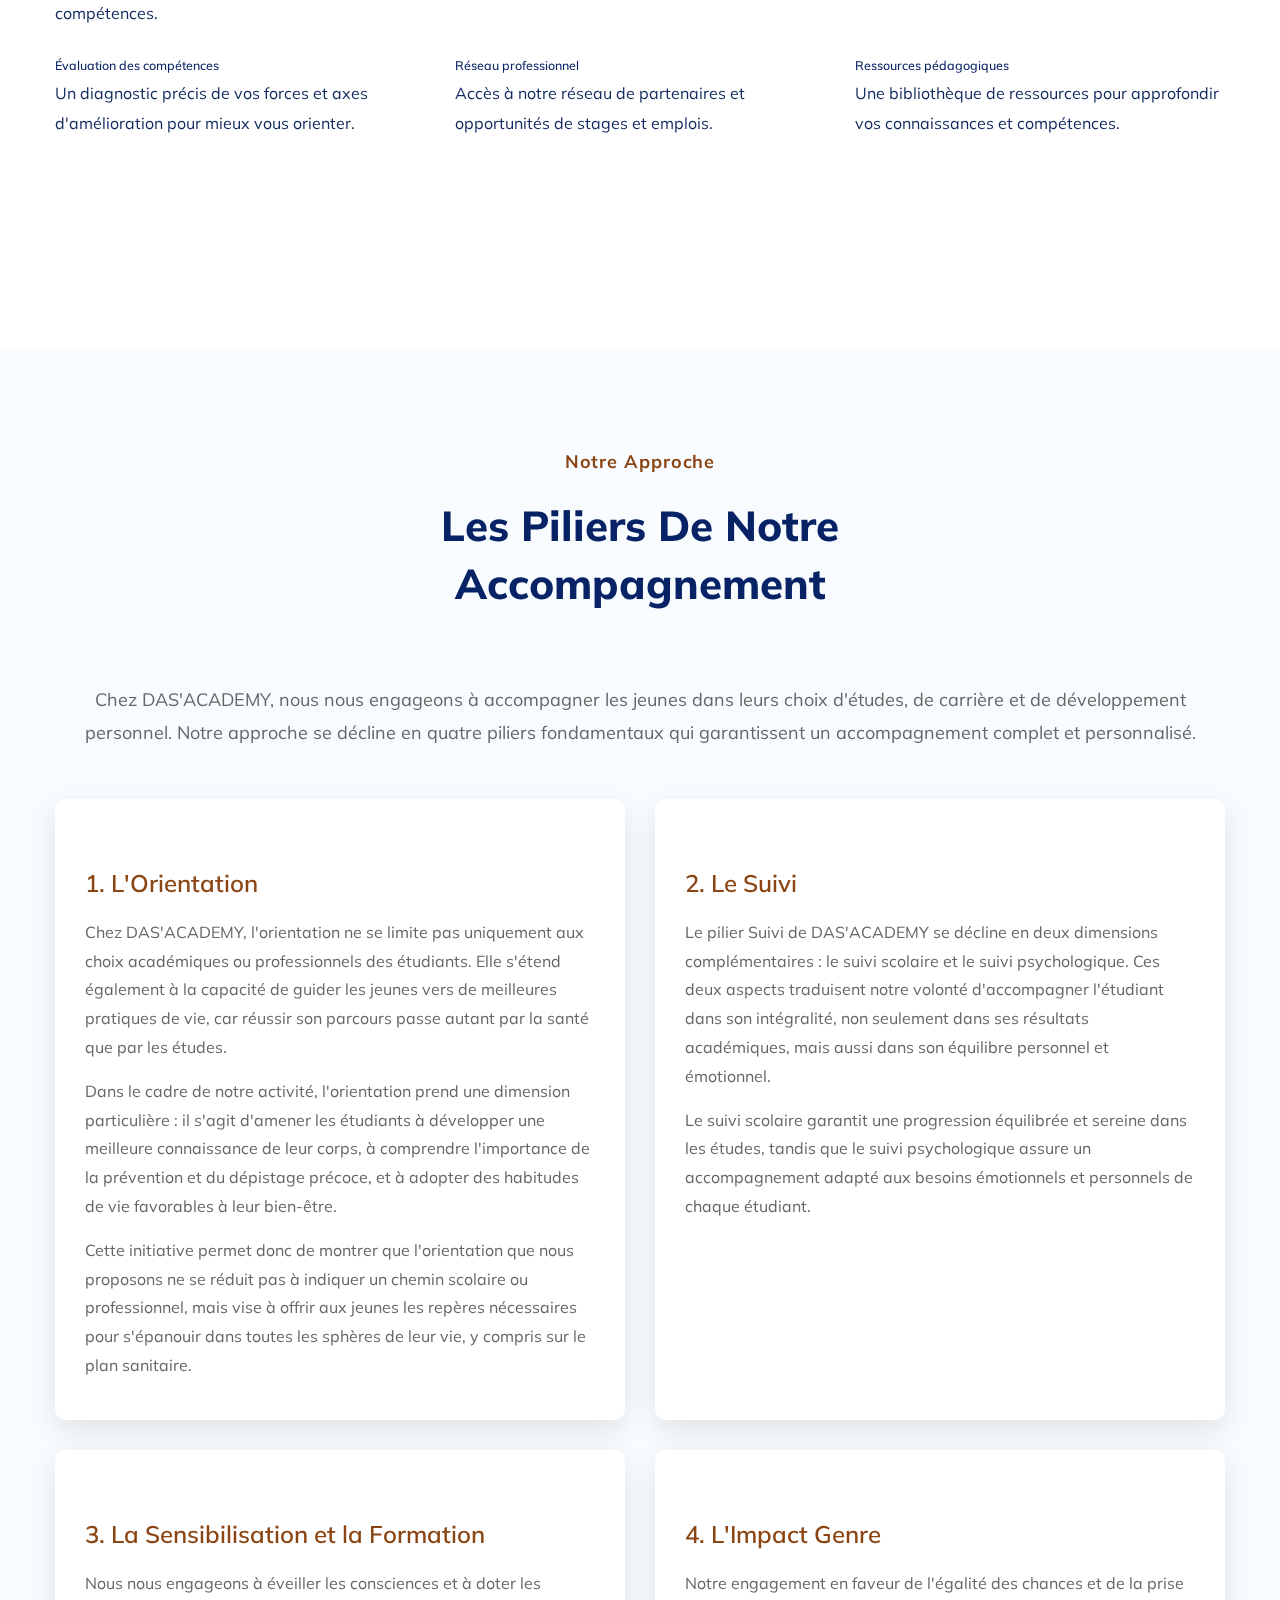
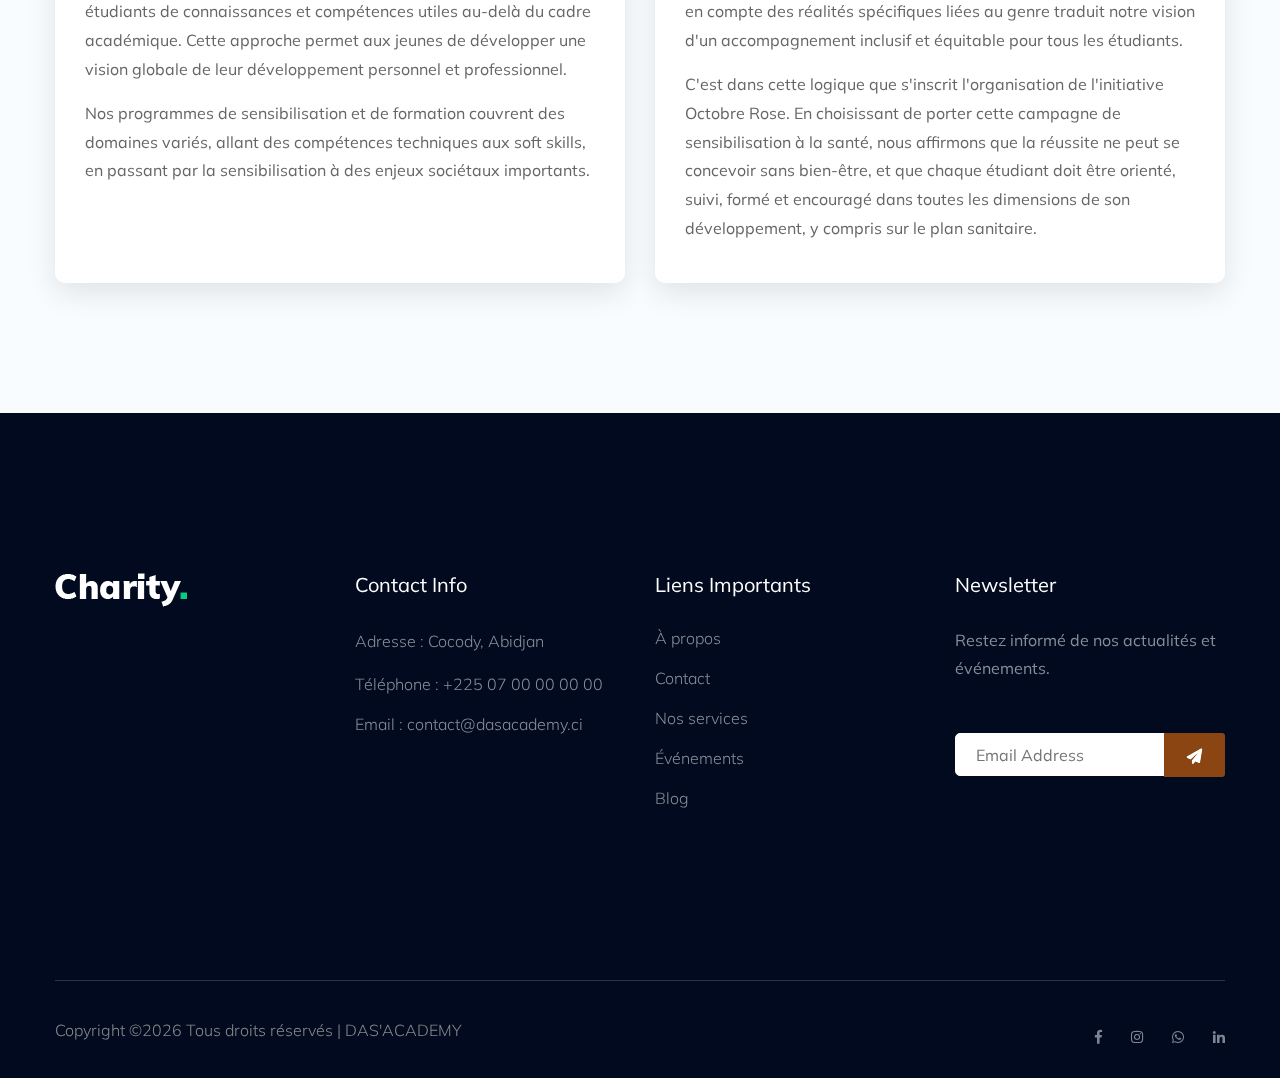
<file: program.html>
<!doctype html>
<html class="no-js" lang="fr">
<head>
    <meta charset="utf-8">
    <meta http-equiv="x-ua-compatible" content="ie=edge">
    <title>Nos Services | DAS'ACADEMY</title>
    <meta name="description" content="DAS'ACADEMY - Plateforme d'orientation et d'accompagnement académique et professionnel">
    <meta name="viewport" content="width=device-width, initial-scale=1">
    <link rel="manifest" href="site.webmanifest">
    <link rel="shortcut icon" type="image/x-icon" href="assets/img/favicon.ico">

    <!-- CSS here -->
    <link rel="stylesheet" href="assets/css/bootstrap.min.css">
    <link rel="stylesheet" href="assets/css/owl.carousel.min.css">
    <link rel="stylesheet" href="assets/css/slicknav.css">
    <link rel="stylesheet" href="assets/css/flaticon.css">
    <link rel="stylesheet" href="assets/css/progressbar_barfiller.css">
    <link rel="stylesheet" href="assets/css/gijgo.css">
    <link rel="stylesheet" href="assets/css/animate.min.css">
    <link rel="stylesheet" href="assets/css/animated-headline.css">
    <link rel="stylesheet" href="assets/css/magnific-popup.css">
    <link rel="stylesheet" href="assets/css/fontawesome-all.min.css">
    <link rel="stylesheet" href="assets/css/themify-icons.css">
    <link rel="stylesheet" href="assets/css/slick.css">
    <link rel="stylesheet" href="assets/css/nice-select.css">
    <link rel="stylesheet" href="assets/css/style.css">
    <style>
        .preloader-circle {
            border-color: #c9a056 !important;
        }
        .preloader-img img {
            max-width: 60px !important;
        }
    </style>
</head>
<body>
    <!-- Preloader Start -->
    <div id="preloader-active">
        <div class="preloader d-flex align-items-center justify-content-center">
            <div class="preloader-inner position-relative">
                <div class="preloader-circle"></div>
                <div class="preloader-img pere-text">
                    <img src="assets/img/logo/DAS.png" alt="" style="max-width: 60px;">
                </div>
            </div>
        </div>
    </div>
    <!-- Preloader Start -->
    <header>
        <!-- Header Start -->
        <div class="header-area">
            <div class="main-header">
                <div class="header-top d-none d-lg-block">
                    <div class="container-fluid">
                        <div class="col-xl-12">
                            <div class="row d-flex justify-content-between align-items-center">
                                <div class="header-info-left d-flex">
                                    <ul>     
                                        <li>Téléphone: +225 07 00 00 00 00</li>
                                        <li>Email: contact@dasacademy.ci</li>
                                    </ul>
                                    <div class="header-social">    
                                        <ul>
                                            <li><a href="#"><i class="fab fa-facebook-f"></i></a></li>
                                            <li><a href="#"><i class="fab fa-instagram"></i></a></li>
                                            <li><a href="#"><i class="fab fa-whatsapp"></i></a></li>
                                            <li><a href="#"><i class="fab fa-linkedin-in"></i></a></li>
                                        </ul>
                                    </div>
                                </div>
                            </div>
                        </div>
                    </div>
                </div>
                <div class="header-bottom header-sticky">
                    <div class="container-fluid">
                        <div class="row align-items-center">
                            <!-- Logo -->
                            <div class="col-xl-2 col-lg-2">
                                <div class="logo">
                                    <a href="index.html"><img src="assets/img/logo/DAS.png" alt=""></a>
                                </div>
                            </div>
                            <div class="col-xl-10 col-lg-10">
                                <div class="menu-wrapper d-flex align-items-center justify-content-end">
                                    <!-- Main-menu -->
                                    <div class="main-menu d-none d-lg-block">
                                        <nav>
                                            <ul id="navigation">                                                                                          
                                                <li><a href="index.html">Accueil</a></li>
                                                <li><a href="about.html">À propos</a></li>
                                                <li><a href="program.html">Nos services</a></li>
                                                <li><a href="events.html">Événements</a></li>
                                                <li><a href="blog.html">Blog</a>
                                                    <ul class="submenu">
                                                        <li><a href="blog.html">Blog</a></li>
                                                        <li><a href="blog_details.html">Articles</a></li>
                                                        <li><a href="elements.html">Ressources</a></li>
                                                    </ul>
                                                </li>
                                                <li><a href="contact.html">Contact</a></li>
                                            </ul>
                                        </nav>
                                    </div>
                                    <!-- Header-btn -->
                                    <div class="header-right-btn d-none d-lg-block ml-20">
                                        <a href="contact.html" class="btn header-btn" style="background-color: #3c2c0c; color: #f3db9c;">Rejoignez-nous</a>
                                    </div>
                                </div>
                            </div> 
                            <!-- Mobile Menu -->
                            <div class="col-12">
                                <div class="mobile_menu d-block d-lg-none"></div>
                            </div>
                        </div>
                    </div>
                </div>
            </div>
        </div>
        <!-- Header End -->
    </header>
    <main>
        <!-- Hero Area Start -->
        <div class="slider-area2">
            <div class="slider-height2 d-flex align-items-center">
                <div class="container">
                    <div class="row">
                        <div class="col-xl-12">
                            <div class="hero-cap hero-cap2 pt-20 text-center">
                                <h2>Nos Services</h2>
                            </div>
                        </div>
                    </div>
                </div>
            </div>
        </div>
        <!-- Hero Area End -->
        <!-- Our Services Start -->
        <div class="our-services section-padding30">
            <div class="container">
                <div class="row justify-content-sm-center">
                    <div class="cl-xl-7 col-lg-8 col-md-10">
                        <!-- Section Tittle -->
                        <div class="section-tittle text-center mb-70">
                            <span>Nos Services</span>
                            <h2>Nous vous accompagnons à chaque étape</h2>
                        </div> 
                    </div>
                </div>
                <div class="row">
                    <div class="col-lg-4 col-md-6 col-sm-6">
                        <div class="single-services mb-30">
                            <div class="services-ion">
                                <span class="flaticon-experience"></span>
                            </div>
                            <div class="services-cap">
                                <h5><a href="#">Orientation scolaire</a></h5>
                                <p>Un accompagnement personnalisé pour choisir la filière qui correspond à vos aspirations et compétences.</p>
                            </div>
                        </div>
                    </div>
                    <div class="col-lg-4 col-md-6 col-sm-6">
                        <div class="single-services mb-30">
                            <div class="services-ion">
                                <span class="flaticon-pencil"></span>
                            </div>
                            <div class="services-cap">
                                <h5><a href="#">Coaching académique</a></h5>
                                <p>Des conseils et techniques pour optimiser vos méthodes de travail et améliorer vos résultats.</p>
                            </div>
                        </div>
                    </div>
                    <div class="col-lg-4 col-md-6 col-sm-6">
                        <div class="single-services mb-30">
                            <div class="services-ion">
                                <span class="flaticon-businessman"></span>
                            </div>
                            <div class="services-cap">
                                <h5><a href="#">Préparation professionnelle</a></h5>
                                <p>Des ateliers pratiques pour développer les compétences essentielles au monde du travail.</p>
                            </div>
                        </div>
                    </div>
                    <div class="col-lg-4 col-md-6 col-sm-6">
                        <div class="single-services mb-30">
                            <div class="services-ion">
                                <span class="flaticon-analysis"></span>
                            </div>
                            <div class="services-cap">
                                <h5><a href="#">Évaluation des compétences</a></h5>
                                <p>Un diagnostic précis de vos forces et axes d'amélioration pour mieux vous orienter.</p>
                            </div>
                        </div>
                    </div>
                    <div class="col-lg-4 col-md-6 col-sm-6">
                        <div class="single-services mb-30">
                            <div class="services-ion">
                                <span class="flaticon-handshake"></span>
                            </div>
                            <div class="services-cap">
                                <h5><a href="#">Réseau professionnel</a></h5>
                                <p>Accès à notre réseau de partenaires et opportunités de stages et emplois.</p>
                            </div>
                        </div>
                    </div>
                    <div class="col-lg-4 col-md-6 col-sm-6">
                        <div class="single-services mb-30">
                            <div class="services-ion">
                                <span class="flaticon-search-engine"></span>
                            </div>
                            <div class="services-cap">
                                <h5><a href="#">Ressources pédagogiques</a></h5>
                                <p>Une bibliothèque de ressources pour approfondir vos connaissances et compétences.</p>
                            </div>
                        </div>
                    </div>
                </div>
            </div>
        </div>
        <!-- Our Services End -->
        
        <!-- Our Approach Start -->
        <div class="our-approach section-padding30" style="background-color: #f8fcff;">
            <div class="container">
                <div class="row justify-content-sm-center">
                    <div class="cl-xl-7 col-lg-8 col-md-10">
                        <!-- Section Tittle -->
                        <div class="section-tittle text-center mb-70">
                            <span>Notre Approche</span>
                            <h2>Les piliers de notre accompagnement</h2>
                        </div> 
                    </div>
                </div>
                <div class="row">
                    <div class="col-lg-12">
                        <div class="approach-content mb-50">
                            <p class="text-center mb-50" style="font-size: 18px; line-height: 1.8; color: #666;">
                                Chez DAS'ACADEMY, nous nous engageons à accompagner les jeunes dans leurs choix d'études, de carrière et de développement personnel. Notre approche se décline en quatre piliers fondamentaux qui garantissent un accompagnement complet et personnalisé.
                            </p>
                        </div>
                    </div>
                </div>
                <div class="row">
                    <div class="col-lg-6 col-md-6 mb-30">
                        <div class="single-approach">
                            <div class="approach-icon mb-30">
                                <span class="flaticon-compass" style="font-size: 60px; color: #8B4513;"></span>
                            </div>
                            <div class="approach-content">
                                <h4 style="color: #8B4513; margin-bottom: 20px;">1. L'Orientation</h4>
                                <p style="line-height: 1.8; color: #666;">
                                    Chez DAS'ACADEMY, l'orientation ne se limite pas uniquement aux choix académiques ou professionnels des étudiants. Elle s'étend également à la capacité de guider les jeunes vers de meilleures pratiques de vie, car réussir son parcours passe autant par la santé que par les études.
                                </p>
                                <p style="line-height: 1.8; color: #666;">
                                    Dans le cadre de notre activité, l'orientation prend une dimension particulière : il s'agit d'amener les étudiants à développer une meilleure connaissance de leur corps, à comprendre l'importance de la prévention et du dépistage précoce, et à adopter des habitudes de vie favorables à leur bien-être.
                                </p>
                                <p style="line-height: 1.8; color: #666;">
                                    Cette initiative permet donc de montrer que l'orientation que nous proposons ne se réduit pas à indiquer un chemin scolaire ou professionnel, mais vise à offrir aux jeunes les repères nécessaires pour s'épanouir dans toutes les sphères de leur vie, y compris sur le plan sanitaire.
                                </p>
                            </div>
                        </div>
                    </div>
                    <div class="col-lg-6 col-md-6 mb-30">
                        <div class="single-approach">
                            <div class="approach-icon mb-30">
                                <span class="flaticon-support" style="font-size: 60px; color: #8B4513;"></span>
                            </div>
                            <div class="approach-content">
                                <h4 style="color: #8B4513; margin-bottom: 20px;">2. Le Suivi</h4>
                                <p style="line-height: 1.8; color: #666;">
                                    Le pilier Suivi de DAS'ACADEMY se décline en deux dimensions complémentaires : le suivi scolaire et le suivi psychologique. Ces deux aspects traduisent notre volonté d'accompagner l'étudiant dans son intégralité, non seulement dans ses résultats académiques, mais aussi dans son équilibre personnel et émotionnel.
                                </p>
                                <p style="line-height: 1.8; color: #666;">
                                    Le suivi scolaire garantit une progression équilibrée et sereine dans les études, tandis que le suivi psychologique assure un accompagnement adapté aux besoins émotionnels et personnels de chaque étudiant.
                                </p>
                            </div>
                        </div>
                    </div>
                </div>
                <div class="row">
                    <div class="col-lg-6 col-md-6 mb-30">
                        <div class="single-approach">
                            <div class="approach-icon mb-30">
                                <span class="flaticon-education" style="font-size: 60px; color: #8B4513;"></span>
                            </div>
                            <div class="approach-content">
                                <h4 style="color: #8B4513; margin-bottom: 20px;">3. La Sensibilisation et la Formation</h4>
                                <p style="line-height: 1.8; color: #666;">
                                    Nous nous engageons à éveiller les consciences et à doter les étudiants de connaissances et compétences utiles au-delà du cadre académique. Cette approche permet aux jeunes de développer une vision globale de leur développement personnel et professionnel.
                                </p>
                                <p style="line-height: 1.8; color: #666;">
                                    Nos programmes de sensibilisation et de formation couvrent des domaines variés, allant des compétences techniques aux soft skills, en passant par la sensibilisation à des enjeux sociétaux importants.
                                </p>
                            </div>
                        </div>
                    </div>
                    <div class="col-lg-6 col-md-6 mb-30">
                        <div class="single-approach">
                            <div class="approach-icon mb-30">
                                <span class="flaticon-balance" style="font-size: 60px; color: #8B4513;"></span>
                            </div>
                            <div class="approach-content">
                                <h4 style="color: #8B4513; margin-bottom: 20px;">4. L'Impact Genre</h4>
                                <p style="line-height: 1.8; color: #666;">
                                    Notre engagement en faveur de l'égalité des chances et de la prise en compte des réalités spécifiques liées au genre traduit notre vision d'un accompagnement inclusif et équitable pour tous les étudiants.
                                </p>
                                <p style="line-height: 1.8; color: #666;">
                                    C'est dans cette logique que s'inscrit l'organisation de l'initiative Octobre Rose. En choisissant de porter cette campagne de sensibilisation à la santé, nous affirmons que la réussite ne peut se concevoir sans bien-être, et que chaque étudiant doit être orienté, suivi, formé et encouragé dans toutes les dimensions de son développement, y compris sur le plan sanitaire.
                                </p>
                            </div>
                        </div>
                    </div>
                </div>
            </div>
        </div>
        <!-- Our Approach End -->
    </main>
    <footer>
        <div class="footer-wrapper section-bg2" data-background="assets/img/gallery/footer_bg.png">
            <!-- Footer Top-->
            <div class="footer-area footer-padding">
                <div class="container">
                    <div class="row d-flex justify-content-between">
                        <div class="col-xl-3 col-lg-3 col-md-4 col-sm-6">
                            <div class="single-footer-caption mb-50">
                                <div class="single-footer-caption mb-30">
                                    <div class="footer-tittle">
                                        <div class="footer-logo mb-20">
                                            <a href="index.html"><img src="assets/img/logo/logo2_footer.png" alt=""></a>
                                        </div>
                                    </div>
                                </div>
                            </div>
                        </div>
                        <div class="col-xl-3 col-lg-3 col-md-4 col-sm-5">
                            <div class="single-footer-caption mb-50">
                                <div class="footer-tittle">
                                    <h4>Contact Info</h4>
                                    <ul>
                                        <li>
                                            <p>Adresse : Cocody, Abidjan</p>
                                        </li>
                                        <li><a href="#">Téléphone : +225 07 00 00 00 00</a></li>
                                        <li><a href="#">Email : contact@dasacademy.ci</a></li>
                                    </ul>
                                </div>
                            </div>
                        </div>
                        <div class="col-xl-3 col-lg-3 col-md-4 col-sm-5">
                            <div class="single-footer-caption mb-50">
                                <div class="footer-tittle">
                                    <h4>Liens importants</h4>
                                    <ul>
                                        <li><a href="about.html">À propos</a></li>
                                        <li><a href="contact.html">Contact</a></li>
                                        <li><a href="program.html">Nos services</a></li>
                                        <li><a href="events.html">Événements</a></li>
                                        <li><a href="blog.html">Blog</a></li>
                                    </ul>
                                </div>
                            </div>
                        </div>
                        <div class="col-xl-3 col-lg-3 col-md-4 col-sm-5">
                            <div class="single-footer-caption mb-50">
                                <div class="footer-tittle">
                                    <h4>Newsletter</h4>
                                    <div class="footer-pera footer-pera2">
                                        <p>Restez informé de nos actualités et événements.</p>
                                    </div>
                                    <!-- Form -->
                                    <div class="footer-form">
                                        <div id="mc_embed_signup">
                                            <form target="_blank" action="#" method="get" class="subscribe_form relative mail_part">
                                                <input type="email" name="email" id="newsletter-form-email" placeholder="Email Address" class="placeholder hide-on-focus" onfocus="this.placeholder = ''" onblur="this.placeholder = ' Email Address '">
                                                <div class="form-icon">
                                                    <button type="submit" name="submit" id="newsletter-submit" class="email_icon newsletter-submit button-contactForm"><img src="assets/img/gallery/form.png" alt=""></button>
                                                </div>
                                                <div class="mt-10 info"></div>
                                            </form>
                                        </div>
                                    </div>
                                </div>
                            </div>
                        </div>
                    </div>
                </div>
            </div>
            <!-- footer-bottom -->
            <div class="footer-bottom-area">
                <div class="container">
                    <div class="footer-border">
                        <div class="row d-flex justify-content-between align-items-center">
                            <div class="col-xl-10 col-lg-9">
                                <div class="footer-copy-right">
                                    <p>Copyright &copy;<script>document.write(new Date().getFullYear());</script> Tous droits réservés | DAS'ACADEMY</p>
                                </div>
                            </div>
                            <div class="col-xl-2 col-lg-3">
                                <div class="footer-social f-right">
                                    <a href="#"><i class="fab fa-facebook-f"></i></a>
                                    <a href="#"><i class="fab fa-instagram"></i></a>
                                    <a href="#"><i class="fab fa-whatsapp"></i></a>
                                    <a href="#"><i class="fab fa-linkedin-in"></i></a>
                                </div>
                            </div>
                        </div>
                    </div>
                </div>
            </div>
        </div>
    </footer>
    <!-- Scroll Up -->
    <div id="back-top">
        <a title="Go to Top" href="#"> <i class="fas fa-level-up-alt"></i></a>
    </div>

    <!-- JS here -->
    <script src="./assets/js/vendor/modernizr-3.5.0.min.js"></script>
    <script src="./assets/js/vendor/jquery-1.12.4.min.js"></script>
    <script src="./assets/js/popper.min.js"></script>
    <script src="./assets/js/bootstrap.min.js"></script>
    <script src="./assets/js/owl.carousel.min.js"></script>
    <script src="./assets/js/slick.min.js"></script>
    <script src="./assets/js/jquery.slicknav.min.js"></script>
    <script src="./assets/js/wow.min.js"></script>
    <script src="./assets/js/animated.headline.js"></script>
    <script src="./assets/js/jquery.magnific-popup.js"></script>
    <script src="./assets/js/gijgo.min.js"></script>
    <script src="./assets/js/jquery.nice-select.min.js"></script>
    <script src="./assets/js/jquery.sticky.js"></script>
    <script src="./assets/js/jquery.barfiller.js"></script>
    <script src="./assets/js/jquery.counterup.min.js"></script>
    <script src="./assets/js/waypoints.min.js"></script>
    <script src="./assets/js/jquery.countdown.min.js"></script>
    <script src="./assets/js/hover-direction-snake.min.js"></script>
    <script src="./assets/js/contact.js"></script>
    <script src="./assets/js/jquery.form.js"></script>
    <script src="./assets/js/jquery.validate.min.js"></script>
    <script src="./assets/js/mail-script.js"></script>
    <script src="./assets/js/jquery.ajaxchimp.min.js"></script>
    <script src="./assets/js/plugins.js"></script>
    <script src="./assets/js/main.js"></script>
    <script src="./assets/js/animations.js"></script>
</body>
</html>
</file>
<file: assets/css/flaticon.css>
/*
  	Flaticon icon font: Flaticon
  	Creation date: 02/06/2020 05:24
  	*/

@font-face {
  font-family: "Flaticon";
  src: url("../fonts/Flaticon.eot");
  src: url("../fonts/Flaticon.eot?#iefix") format("embedded-opentype"),
       url("../fonts/Flaticon.woff2") format("woff2"),
       url("../fonts/Flaticon.woff") format("woff"),
       url("../fonts/Flaticon.ttf") format("truetype"),
       url("../fonts/Flaticon.svg#Flaticon") format("svg");
  font-weight: normal;
  font-style: normal;
}

@media screen and (-webkit-min-device-pixel-ratio:0) {
  @font-face {
    font-family: "Flaticon";
    src: url("../fonts/Flaticon.svg#Flaticon") format("svg");
  }
}

[class^="flaticon-"]:before, [class*=" flaticon-"]:before,
[class^="flaticon-"]:after, [class*=" flaticon-"]:after {   
  font-family: Flaticon;
font-style: normal;
}

.flaticon-null:before { content: "\f100"; }
.flaticon-null-1:before { content: "\f101"; }
.flaticon-gear:before { content: "\f102"; }
.flaticon-think:before { content: "\f103"; }
</file>
<file: assets/css/progressbar_barfiller.css>
/* Custom Code skills */
.single-skill{
  display: flex;
}

.single-skill span {
	color: #79838b;
	font-size: 13px;
	font-weight: 300;
	letter-spacing: 0;
	margin-bottom: 14px;
	display: block;
}
.single-skill .bar-progress {
	width: 100%;
}
.single-skill .bar-title {
  width: 20%;
  margin-bottom: 19px;
}

.skills-content {
  padding-top: 200px;
  padding-left: 70px;
}

.skills-shape-bg {
  height: 651px;
  width: 868px;
  position: absolute;
  content: "";
  border: 2px solid #4d4d4d;
  left: 40%;
  top: 255px;
}

.skills-shape-bg::before {
  position: absolute;
  content: "";
  height: 465px;
  width: 300px;
  border: 2px solid #4d4d4d;
  left: -35%;
  top: 50%;
  transform: translateY(-50%);
  border-right: 0;
}



/* Default */
.barfiller {
	width: 100%;
	height: 10px;
	background: #f6f9fc;
  position: relative;
  border-radius: 5px;
}

.barfiller .fill {
  display: block;
  position: relative;
  width: 0px;
  height: 100%;
  background: #333;
  z-index: 1;
  border-radius: 5px;
}

.barfiller .tipWrap { display: none; }

.barfiller .tip {
  margin-top: -28px;
  padding: 2px 4px;
  font-size: 16px;
  color: #8B4513;
  left: 0px;
  position: absolute;
  z-index: 2;
  background: transparent;
  font-weight: 800;
}

.barfiller .tip:after {
  border: solid;
  border-color: rgba(0,0,0,.8) transparent;
  border-width: 6px 6px 0 6px;
  content: "";
  display: block;
  position: absolute;
  left: 9px;
  top: 100%;
  z-index: 9;
  display: none;
  
}
</file>
<file: assets/css/gijgo.css>
.gj-button {
    background-color: #f5f5f5;
    border: 1px solid #ddd;
    color: #000;
    border-radius: 3px;
    padding: 6px 10px;
    cursor: pointer;
}

.gj-unselectable {
    -webkit-touch-callout: none;
    -webkit-user-select: none;
    -khtml-user-select: none;
    -moz-user-select: none;
    -ms-user-select: none;
    user-select: none;
}

.gj-row {
    display: -webkit-box;
    display: -ms-flexbox;
    display: flex;
    -ms-flex-wrap: wrap;
    flex-wrap: wrap;
}

.gj-margin-left-5 {
    margin-left: 5px;
}

.gj-margin-left-10 {
    margin-left: 10px;
}

.gj-width-full {
    width: 100%;
}

.gj-cursor-pointer {
    cursor: pointer;
}

.gj-text-align-center {
    text-align: center;
}

.gj-font-size-16 {
    font-size: 16px;
}

.gj-hidden {
    display: none;
}

/** Material Design */
.gj-button-md {
    background: 0 0;
    border: none;
    border-radius: 2px;
    color: rgba(0, 0, 0, 0.87);
    position: relative;
    height: 36px;
    margin: 0;
    min-width: 64px;
    padding: 0 16px;
    display: inline-block;
    font-family: "Roboto","Helvetica","Arial",sans-serif;
    font-size: 1rem;
    font-weight: 500;
    text-transform: uppercase;
    letter-spacing: 0;
    overflow: hidden;
    will-change: box-shadow;
    transition: box-shadow .2s cubic-bezier(.4,0,1,1),background-color .2s cubic-bezier(.4,0,.2,1),color .2s cubic-bezier(.4,0,.2,1);
    outline: none;
    cursor: pointer;
    text-decoration: none;
    text-align: center;
    line-height: 36px;
    vertical-align: middle;
    overflow: hidden;
    -webkit-user-select: none;
    -moz-user-select: none;
    -ms-user-select: none;
    user-select: none;
}

.gj-button-md:hover {
    background-color: rgba(158,158,158,.2);
}

.gj-button-md:disabled {
    color: rgba(0,0,0,.26);
    background: 0 0;
}

.gj-button-md .material-icons,
.gj-button-md .gj-icon {
    vertical-align: middle;
    /*font-size: 1.3rem;
    margin-right: 4px;*/
}

.gj-button-md.gj-button-md-icon {
    width: 24px;
    height: 31px;
    min-width: 24px;
    padding: 0px;
    display: table;
}

.gj-button-md.gj-button-md-icon .material-icons,
.gj-button-md.gj-button-md-icon .gj-icon {
    display: table-cell;
    margin-right: 0px;
    width: 24px;
    height: 24px;
}

.gj-button-md.active {
    background-color: rgba(158,158,158,.4);
}

.gj-button-md-group {
    position: relative;
    display: inline-block;
    vertical-align: middle;
}
.gj-textbox-md {
	/* border: none; */
	/* border-bottom: 1px solid rgba(0,0,0,.42); */
	display: block;
	font-family: "Helvetica","Arial",sans-serif;
	font-size: 16px;
	line-height: 16px;
	/* padding: 4px 0px; */
	margin: 0;
	/* width: 100%; */
	background: 0 0;
	/* text-align: ; */
	color: rgba(0,0,0,.87);
	padding-left: 44px;
	border: 1px solid #dca73a;
	/* padding: 15px 15px; */
	/* text-align: center; */
	width: 177px;
	height: 55px;
	border-radius: 5px;
}
.gj-textbox-md:focus,
.gj-textbox-md:active {
    /* border-bottom: 2px solid rgba(0,0,0,.42); */
    outline: none;
}

.gj-textbox-md::placeholder {
    color: #8e8e8e;
}

.gj-textbox-md:-ms-input-placeholder {
    color: #8e8e8e;
}

.gj-textbox-md::-ms-input-placeholder {
    color: #8e8e8e;
}

.gj-md-spacer-24 {
    min-width: 24px;
    width: 24px;
    display: inline-block;
}

.gj-md-spacer-32 {
    min-width: 32px;
    width: 32px;
    display: inline-block;
}

.gj-modal {
    position: fixed;
    top: 0;
    right: 0;
    bottom: 0;
    left: 0;
    z-index: 1203;
    display: none;
    overflow: hidden;
    -webkit-overflow-scrolling: touch;
    outline: 0;
    background-color: rgba(0, 0, 0, 0.54118);
    transition: 200ms ease opacity;
    will-change: opacity;
}

/* List */
ul.gj-list li [data-role="wrapper"] {
    display: table;
    width: 100%;
}

ul.gj-list li [data-role="checkbox"] {
    display: table-cell;
    vertical-align:middle;
    text-align:center;
}

ul.gj-list li [data-role="image"] {
    display: table-cell;
    vertical-align:middle;
    text-align:center;
}

ul.gj-list li [data-role="display"] {
    display: table-cell;
    vertical-align:middle;
    cursor: pointer;
}

ul.gj-list li [data-role="display"]:empty:before {
  content: "\200b"; /* unicode zero width space character */
}

/* List - Bootstrap */
ul.gj-list-bootstrap {
    padding-left: 0px;
    margin-bottom: 0px;
}

ul.gj-list-bootstrap li {
    padding: 0px;
}

ul.gj-list-bootstrap li [data-role="wrapper"] {
    padding: 0px 10px;
}

ul.gj-list-bootstrap li [data-role="checkbox"] {
    width: 24px;
    padding: 3px;
}

ul.gj-list-bootstrap li [data-role="image"] {
    width: 24px;
    height: 24px;
}

ul.gj-list-bootstrap li [data-role="display"] {
    padding: 8px 0px 8px 4px;
}

.list-group-item.active ul li, .list-group-item.active:focus ul li, .list-group-item.active:hover ul li {
    text-shadow: none;
    color:initial;
}

/* List - Material Design */
ul.gj-list-md {
    padding: 0px;
    list-style: none;
    list-style-type: none;
    line-height: 24px;
    letter-spacing: 0;
    color: #616161; /* Gray 700 */
}

ul.gj-list-md li {
    display: list-item;
    list-style-type: none;
    padding: 0px;
    min-height: unset;
    box-sizing: border-box;
    align-items: center;
    cursor: default;
    overflow: hidden;

    font-family: "Roboto","Helvetica","Arial",sans-serif;
    font-size: 16px;
    font-weight: 400;
    letter-spacing: .04em;
    line-height: 1;
    
    -webkit-flex-direction: row;
    -ms-flex-direction: row;
    flex-direction: row;
    -webkit-flex-wrap: nowrap;
    -ms-flex-wrap: nowrap;
    flex-wrap: nowrap;
}

ul.gj-list-md li [data-role="checkbox"] {
    height: 24px;
    width: 24px;
}

ul.gj-list-md li [data-role="image"] {
    height: 24px;
    width: 24px;
}

ul.gj-list-md li [data-role="display"] {
    padding: 8px 0px 8px 5px;
    order: 0;
    flex-grow: 2;
    text-decoration: none;
    box-sizing: border-box;
    align-items: center;
    text-align: left;
    color: rgba(0,0,0,.87);
}

ul.gj-list-md li.disabled>[data-role="wrapper"]>[data-role="display"] {
    color: #9E9E9E; /* Gray 500 */
}

.gj-list-md-active {
    background: #e0e0e0;
    color: #3f51b5;
}


/* Picker */
.gj-picker {
    position: absolute;
    z-index: 1203;
    background-color: #fff;
}

.gj-picker .selected {
    color: #fff;
}

/* Material Design */
.gj-picker-md {
    font-family: "Roboto","Helvetica","Arial",sans-serif;
    font-size: 16px;
    font-weight: 400;
    letter-spacing: .04em;
    line-height: 1;
    color: rgba(0,0,0,.87);
    border: 1px solid #E0E0E0;
}

.gj-modal .gj-picker-md {
    border: 0px;
}

.gj-picker-md [role="header"] {
    color: rgba(255, 255, 255, 0.54);
    display: flex;
    background: #2196f3;
    align-items: baseline;
    user-select: none;
    justify-content: center;
}

.gj-picker-md [role="footer"] {
    float: right;
    padding: 10px;
}

.gj-picker-md [role="footer"] button.gj-button-md {
    color: #2196f3;
    font-weight: bold;
    font-size: 13px;
}

/* Bootstrap */
.gj-picker-bootstrap {
    border-radius: 4px;
    border: 1px solid #E0E0E0;
}

.gj-picker-bootstrap .selected {
    color: #888;
}

.gj-picker-bootstrap [role="header"] {
    background: #eee;
    color: #AAA;
}
@font-face {
    font-family: 'gijgo-material';
    src: url('../fonts/gijgo-material.eot?235541');
    src: url('../fonts/gijgo-material.eot?235541#iefix') format('embedded-opentype'), url('../fonts/gijgo-material.ttf?235541') format('truetype'), url('../fonts/gijgo-material.woff?235541') format('woff'), url('../fonts/gijgo-material.svg?235541#gijgo-material') format('svg');
    font-weight: normal;
    font-style: normal;
}

.gj-icon {
    /* use !important to prevent issues with browser extensions that change fonts */
    font-family: 'gijgo-material' !important;
    font-size: 24px;
    speak: none;
    font-style: normal;
    font-weight: normal;
    font-variant: normal;
    text-transform: none;
    line-height: 1;
    /* Enable Ligatures ================ */
    letter-spacing: 0;
    -webkit-font-feature-settings: "liga";
    -moz-font-feature-settings: "liga=1";
    -moz-font-feature-settings: "liga";
    -ms-font-feature-settings: "liga" 1;
    font-feature-settings: "liga";
    -webkit-font-variant-ligatures: discretionary-ligatures;
    font-variant-ligatures: discretionary-ligatures;
    /* Better Font Rendering =========== */
    -webkit-font-smoothing: antialiased;
    -moz-osx-font-smoothing: grayscale;
}

.gj-icon.undo:before {
    content: "\e900";
}

.gj-icon.vertical-align-top:before {
    content: "\e901";
}

.gj-icon.vertical-align-center:before {
    content: "\e902";
}

.gj-icon.vertical-align-bottom:before {
    content: "\e903";
}

.gj-icon.arrow-dropup:before {
    content: "\e904";
}

.gj-icon.clock:before {
    content: "\e905";
}

.gj-icon.refresh:before {
    content: "\e906";
}

.gj-icon.last-page:before {
    content: "\e907";
}

.gj-icon.first-page:before {
    content: "\e908";
}

.gj-icon.cancel:before {
    content: "\e909";
}

.gj-icon.clear:before {
    content: "\e90a";
}

.gj-icon.check-circle:before {
    content: "\e90b";
}

.gj-icon.delete:before {
    content: "\e90c";
}

.gj-icon.arrow-upward:before {
    content: "\e90d";
}

.gj-icon.arrow-forward:before {
    content: "\e90e";
}

.gj-icon.arrow-downward:before {
    content: "\e90f";
}

.gj-icon.arrow-back:before {
    content: "\e910";
}

.gj-icon.list-numbered:before {
    content: "\e911";
}

.gj-icon.list-bulleted:before {
    content: "\e912";
}

.gj-icon.indent-increase:before {
    content: "\e913";
}

.gj-icon.indent-decrease:before {
    content: "\e914";
}

.gj-icon.redo:before {
    content: "\e915";
}

.gj-icon.align-right:before {
    content: "\e916";
}

.gj-icon.align-left:before {
    content: "\e917";
}

.gj-icon.align-justify:before {
    content: "\e918";
}

.gj-icon.align-center:before {
    content: "\e919";
}

.gj-icon.strikethrough:before {
    content: "\e91a";
}

.gj-icon.italic:before {
    content: "\e91b";
}

.gj-icon.underlined:before {
    content: "\e91c";
}

.gj-icon.bold:before {
    content: "\e91d";
}

.gj-icon.arrow-dropdown:before {
    content: "\e91e";
}

.gj-icon.done:before {
    content: "\e91f";
}

.gj-icon.pencil:before {
    content: "\e920";
}

.gj-icon.minus:before {
    content: "\e921";
}

.gj-icon.plus:before {
    content: "\e922";
}

.gj-icon.chevron-up:before {
    content: "\e923";
}

.gj-icon.chevron-right:before {
    content: "\e924";
}

.gj-icon.chevron-down:before {
    content: "\e925";
}

.gj-icon.chevron-left:before {
    content: "\e926";
}

.gj-icon.event:before {
    content: "\e927";
}
.gj-draggable {
    cursor: move;
}
.gj-resizable-handle {
    position: absolute;
    font-size: 0.1px;
    display: block;
    -ms-touch-action: none;
    touch-action: none;
    z-index: 1203;
}

.gj-resizable-n {
    cursor: n-resize;
    height: 7px;
    width: 100%;
    top: -5px;
    left: 0;
}
.gj-resizable-e {
    cursor: e-resize;
    width: 7px;
    right: -5px;
    top: 0;
    height: 100%;
}
.gj-resizable-s {
    cursor: s-resize;
    height: 7px;
    width: 100%;
    bottom: -5px;
    left: 0;
}
.gj-resizable-w {
	cursor: w-resize;
	width: 7px;
	left: -5px;
	top: 0;
	height: 100%;
}
.gj-resizable-se {
	cursor: se-resize;
	width: 12px;
	height: 12px;
	right: 1px;
	bottom: 1px;
}
.gj-resizable-sw {
	cursor: sw-resize;
	width: 9px;
	height: 9px;
	left: -5px;
	bottom: -5px;
}
.gj-resizable-nw {
	cursor: nw-resize;
	width: 9px;
	height: 9px;
	left: -5px;
	top: -5px;
}
.gj-resizable-ne {
	cursor: ne-resize;
	width: 9px;
	height: 9px;
	right: -5px;
	top: -5px;
}

.gj-dialog-footer {
    position: absolute;
    bottom: 0px;
    width: 100%;
    margin-top: 0px;
}

.gj-dialog-scrollable [data-role="body"] {
    overflow-x: hidden;
    overflow-y: scroll;
}

/** Bootstrap 3 **/
.gj-dialog-bootstrap {
    overflow: hidden;
    z-index: 1202;
}

.gj-dialog-bootstrap [data-role="title"] {
    display: inline;
}
.gj-dialog-bootstrap [data-role="close"] {
    line-height: 1.42857143;
}

/** Bootstrap 4 **/
.gj-dialog-bootstrap4 {
    overflow: hidden;
    z-index: 1202;
}

.gj-dialog-bootstrap4 [data-role="title"] {
    display: inline;
}
.gj-dialog-bootstrap4 [data-role="close"] {
    line-height: 1.5;
}

/** Material Design **/
.gj-dialog-md {
    background-color: #FFF;
    overflow: hidden;
    border: none;
    box-shadow: 0 11px 15px -7px rgba(0,0,0,.2), 0 24px 38px 3px rgba(0,0,0,.14), 0 9px 46px 8px rgba(0,0,0,.12);
    box-sizing: border-box;
    position: relative;
    display: -webkit-box;
    display: -webkit-flex;
    display: -ms-flexbox;
    display: flex;
    -webkit-box-orient: vertical;
    -webkit-box-direction: normal;
    -webkit-flex-direction: column;
    -ms-flex-direction: column;
    flex-direction: column;
    -webkit-background-clip: padding-box;
    background-clip: padding-box;
    outline: 0;
    z-index: 1202;
}

.gj-dialog-md-header {
    padding: 24px 24px 0px 24px;
    font-family: "Roboto","Helvetica","Arial",sans-serif;
}

.gj-dialog-md-title {
    margin: 0;
    font-weight: 400;
    display: inline;
    line-height: 28px;
    font-size: 20px;
}

.gj-dialog-md-close {
    -webkit-appearance: none;
    padding: 0;
    cursor: pointer;
    background: 0 0;
    border: 0;
    float: right;
    line-height: 28px;
    font-size: 28px;
}

.gj-dialog-md-body {
    padding: 20px 24px 24px 24px;
    color: rgba(0,0,0,.54);
    font-family: "Helvetica","Arial",sans-serif;
    font-size: 14px;
    font-weight: 400;
    line-height: 20px;
}

.gj-dialog-md-footer {
    padding: 8px 8px 8px 24px;
    display: -webkit-flex;
    display: -ms-flexbox;
    display: flex;
    -webkit-flex-direction: row-reverse;
    -ms-flex-direction: row-reverse;
    flex-direction: row-reverse;
    -webkit-flex-wrap: wrap;
    -ms-flex-wrap: wrap;
    flex-wrap: wrap;

    box-sizing: border-box;
}

.gj-dialog-md-footer>*:first-child {
    margin-right: 0;
}

.gj-dialog-md-footer>* {
    margin-right: 8px;
    height: 36px;
}
DIV.gj-grid-wrapper {
    margin: auto;
    position: relative;
    clear:both;
    z-index: 1;
}

TABLE.gj-grid {
    margin: auto;    
    border-collapse: collapse;
    width: 100%;
    table-layout: fixed;
}

TABLE.gj-grid THEAD TH [data-role="selectAll"] {
    margin: auto;
}

TABLE.gj-grid THEAD TH [data-role="title"] {
    display: inline-block;
}

TABLE.gj-grid THEAD TH [data-role="sorticon"] {
    display: inline-block;
}

TABLE.gj-grid THEAD TH {
    overflow: hidden;
    text-overflow: ellipsis;
}

TABLE.gj-grid.autogrow-header-row THEAD TH {
    overflow: auto;
    text-overflow: initial;
    white-space: pre-wrap;
    -ms-word-break: break-word;
    word-break: break-word;
}

TABLE.gj-grid > tbody > tr > td {
    overflow: hidden;
    position: relative;
}

table.gj-grid tbody div[data-role="display"] {
    vertical-align: middle;
    text-indent: 0;
    white-space: pre-wrap;
    -ms-word-break: break-word;
    word-break: break-word;
}

table.gj-grid.fixed-body-rows tbody div[data-role="display"] {
    overflow: hidden;
    text-overflow: ellipsis;
    white-space: nowrap;
    -ms-word-break: initial;
    word-break: initial;
}

table.gj-grid tfoot DIV[data-role="display"] {
    vertical-align: middle;
    text-indent: 0;
    display: flex;
}

TABLE.gj-grid .fa {
    padding: 2px;
}

TABLE.gj-grid > tbody > tr > td > div {
    padding: 2px;
    overflow: hidden;
}

DIV.gj-grid-wrapper DIV.gj-grid-loading-cover
{
    background: #BBBBBB;
    opacity: 0.5;
    position: absolute;
    vertical-align: middle;
}

DIV.gj-grid-wrapper DIV.gj-grid-loading-text
{
    position: absolute;
    font-weight: bold;
}

/* Bootstrap Theme */
table.gj-grid-bootstrap thead th {
    background-color: #f5f5f5;
    vertical-align:middle;
}

table.gj-grid-bootstrap thead th [data-role="sorticon"] {
    margin-left: 5px;
}

table.gj-grid-bootstrap thead th [data-role="sorticon"] i.gj-icon,
table.gj-grid-bootstrap thead th [data-role="sorticon"] i.material-icons {
    position: absolute;
    font-size: 20px;
    top: 15px;
}

table.gj-grid-bootstrap tbody tr td div[data-role="display"] {
    padding: 0px;
}

.gj-grid-bootstrap-4 .gj-checkbox-bootstrap {
    display: inline-block;
    padding-top: 2px;
}

.gj-grid-bootstrap-4 tbody tr.active {
    background-color: rgba(0,0,0,.075);
}

/* Material Design Theme */
.gj-grid-md {
    position: relative;
    border: 1px solid #e0e0e0;
    border-collapse: collapse;
    white-space: nowrap;
    font-size: 13px;
    font-family: "Roboto","Helvetica","Arial",sans-serif;
    background-color: #fff;
}

.gj-grid-md td:first-of-type, .gj-grid-md th:first-of-type {
    padding-left: 24px;
}

.gj-grid-md th {
    position: relative;
    vertical-align: bottom;
    font-weight: 700;
    line-height: 31px;
    letter-spacing: 0;
    height: 56px;
    font-size: 12px;
    color: rgba(0,0,0,.54);
    padding-bottom: 8px;
    box-sizing: border-box;
    padding: 12px 18px;
    text-align: right;
}

.gj-grid-md td {
    position: relative;
    height: 48px;
    border-top: 1px solid #e0e0e0;
    border-bottom: 1px solid #e0e0e0;
    padding: 12px 18px;
    box-sizing: border-box;
    text-align: left;
    color: rgba(0,0,0,.87);
}

.gj-grid-md tbody tr {
    position: relative;
    height: 48px;
    transition-duration: .28s;
    transition-timing-function: cubic-bezier(.4,0,.2,1);
    transition-property: background-color;
}

.gj-grid-md tbody tr:hover {
    background-color: #EEEEEE; /* Gray 200 */
}

.gj-grid-md tbody tr.gj-grid-md-select {
    background-color: #F5F5F5; /* Grey 100 */
}


table.gj-grid-md thead th [data-role="sorticon"] {
    margin-left: 5px;
}

table.gj-grid-md thead th [data-role="sorticon"] i.gj-icon,
table.gj-grid-md thead th [data-role="sorticon"] i.material-icons {
    position: absolute;
    font-size: 16px;
    top: 19px;
}

table.gj-grid-md thead th.gj-grid-select-all {
    padding-bottom: 3px;
}
/* Hide all prioritized columns by default */
@media only all {
	th.display-1120,
	td.display-1120,
	th.display-960,
	td.display-960,
	th.display-800,
	td.display-800,
	th.display-640,
	td.display-640,
	th.display-480,
	td.display-480,
	th.display-320,
	td.display-320 {
		display: none;
	}
}

/* Show at 320px (20em x 16px) */
@media screen and (min-width: 20em) {
	TABLE.gj-grid-bootstrap th.display-320,
	TABLE.gj-grid-bootstrap td.display-320 {
		display: table-cell;
	}
}
/* Show at 480px (30em x 16px) */
@media screen and (min-width: 30em) {
	TABLE.gj-grid-bootstrap th.display-480,
	TABLE.gj-grid-bootstrap td.display-480 {
		display: table-cell;
	}
}
/* Show at 640px (40em x 16px) */
@media screen and (min-width: 40em) {
	TABLE.gj-grid-bootstrap th.display-640,
	TABLE.gj-grid-bootstrap td.display-640 {
		display: table-cell;
	}
}
/* Show at 800px (50em x 16px) */
@media screen and (min-width: 50em) {
	TABLE.gj-grid-bootstrap th.display-800,
	TABLE.gj-grid-bootstrap td.display-800 {
		display: table-cell;
	}
}
/* Show at 960px (60em x 16px) */
@media screen and (min-width: 60em) {
	TABLE.gj-grid-bootstrap th.display-960,
	TABLE.gj-grid-bootstrap td.display-960 {
		display: table-cell;
	}
}
/* Show at 1,120px (70em x 16px) */
@media screen and (min-width: 70em) {
	TABLE.gj-grid-bootstrap th.display-1120,
	TABLE.gj-grid-bootstrap td.display-1120 {
		display: table-cell;
	}
}

/* Material Design Theme */
.gj-grid-md tfoot tr th {
    padding-right: 14px;
}

.gj-grid-md tfoot tr[data-role="pager"] .gj-grid-mdl-pager-label {
    padding-left: 5px;
    padding-right: 5px;
}

.gj-grid-md tfoot tr[data-role="pager"] .gj-dropdown-md {
    margin-left: 12px;
}

.gj-grid-md tfoot tr[data-role="pager"] .gj-dropdown-md [role="presenter"] {
    font-size: 12px;
    font-weight: bold;
    color: rgba(0,0,0,.54);
}

.gj-grid-md tfoot tr[data-role="pager"] .gj-dropdown-md [role="presenter"] [role="display"] {
    text-align: right;
}

.gj-grid-md tfoot tr[data-role="pager"] .gj-grid-md-limit-select {
    margin-left: 10px;
    font-size: 12px;
    font-weight: bold;
    color: rgba(0,0,0,.54);
}

/* Bootstrap */
.gj-grid-bootstrap tfoot tr[data-role="pager"] th {
    line-height: 30px;
    background-color: #f5f5f5;
}

.gj-grid-bootstrap tfoot tr[data-role="pager"] th > div > div {
    margin-right: 5px;
}

.gj-grid-bootstrap tfoot tr[data-role="pager"] th > div > button {
    margin-right: 5px;
}

.gj-grid-bootstrap-4 tfoot tr[data-role="pager"] th > div button {
    height: 34px;
}

.gj-grid-bootstrap-4 tfoot tr[data-role="pager"] th div .gj-dropdown-bootstrap-4 .gj-dropdown-expander-mi .gj-icon {
    top: 5px;
}

.gj-grid-bootstrap-3 tfoot tr[data-role="pager"] th > div > input {
    margin-right: 5px;
    width: 40px;
    text-align: right;
    display: inline-block;
    font-weight: bold;
}

.gj-grid-bootstrap-4 tfoot tr[data-role="pager"] th > div > div.input-group {
    width: 40px;
}

.gj-grid-bootstrap-4 tfoot tr[data-role="pager"] th > div > div.input-group input {
    text-align: right;
    font-weight: bold;
    height: 34px;
    padding-top: 2px;
    padding-bottom: 6px;
}

.gj-grid-bootstrap tfoot tr[data-role="pager"] th > div > select {
    display: inline-block;
    margin-right: 5px;
    width: 60px;
}

.gj-grid-bootstrap tfoot tr[data-role="pager"] th .gj-dropdown-bootstrap .gj-list-bootstrap [data-role="display"] {
    line-height: 14px;
}

.gj-grid-bootstrap tfoot tr[data-role="pager"] th .gj-dropdown-bootstrap [role="presenter"] [role="display"] {
    font-weight: bold;
}

.gj-grid-bootstrap tfoot tr[data-role="pager"] th .gj-dropdown-bootstrap-3 [role="presenter"] {
    padding: 2px 8px;
}

.gj-grid-bootstrap tfoot tr[data-role="pager"] th .gj-dropdown-bootstrap-4 [role="presenter"] {
    padding: 1px 8px;
}
.gj-grid thead tr th div.gj-grid-column-resizer-wrapper {
    position: relative;
    width: 100%;
    height: 0px; 
    top: 0px; 
    left: 0px; 
    padding: 0px;
}

span.gj-grid-column-resizer {
    position: absolute;
    right: 0px;
    width: 10px;
    top: -100px;
    height: 300px;
    z-index: 1203;
    cursor: e-resize;
}

.gj-grid-resize-cursor {
    cursor: e-resize;
}
.gj-grid-md tbody tr.gj-grid-top-border td {
  border-top: 2px solid #777;
}
.gj-grid-md tbody tr.gj-grid-bottom-border td {
  border-bottom: 2px solid #777;
}

.gj-grid-bootstrap tbody tr.gj-grid-top-border td {
  border-top: 2px solid #777;
}
.gj-grid-bootstrap tbody tr.gj-grid-bottom-border td {
  border-bottom: 2px solid #777;
}
.gj-grid-md thead tr th.gj-grid-left-border,
.gj-grid-md tbody tr td.gj-grid-left-border
{
    border-left: 3px solid #777;
}
.gj-grid-md thead tr th.gj-grid-right-border,
.gj-grid-md tbody tr td.gj-grid-right-border
{
    border-right: 3px solid #777;
}

.gj-grid-bootstrap thead tr th.gj-grid-left-border,
.gj-grid-bootstrap tbody tr td.gj-grid-left-border
{
    border-left: 5px solid #ddd;
}
.gj-grid-bootstrap thead tr th.gj-grid-right-border,
.gj-grid-bootstrap tbody tr td.gj-grid-right-border
{
    border-right: 5px solid #ddd;
}
.gj-dirty {
    position: absolute;
    top: 0px;
    left: 0px;
    border-style: solid;
    border-width: 3px;
    border-color: #f00 transparent transparent #f00;
    padding: 0;
    overflow: hidden;
    vertical-align: top;
}

/* Material Design */
.gj-grid-md tbody tr td.gj-grid-management-column {
    padding: 3px;
}

.gj-grid-md tbody tr td[data-mode="edit"] {
    padding: 0px 18px;
}

.gj-grid-md tbody .gj-dropdown-md [role="presenter"] [role="display"] {
    padding: 0px;
}

/* Bootstrap */
.gj-grid-bootstrap tbody tr td[data-mode="edit"] {
    padding: 0px;
}

.gj-grid-bootstrap tbody tr td[data-mode="edit"] [data-role="edit"] {
    padding: 0px;
}

/* Bootstrap 3 */
.gj-grid-bootstrap-3 tbody tr td.gj-grid-management-column {
    padding: 3px;
}

.gj-grid-bootstrap-3 tbody tr td[data-mode="edit"] {
    height: 38px;
}

.gj-grid-bootstrap-3 tbody tr td[data-mode="edit"] [data-role="edit"] input[type="text"] {
    height: 37px;
    padding: 8px;
}

.gj-grid-bootstrap-3 tbody tr td[data-mode="edit"] .gj-dropdown-bootstrap [role="presenter"] {
    border: 0px;
    border-radius: 0px;
    height: 37px;
    padding-left: 8px;
}

.gj-grid-bootstrap-3 tbody tr td[data-mode="edit"] .gj-datepicker-bootstrap {
    height: 37px;
}

.gj-grid-bootstrap-3 tbody tr td[data-mode="edit"] .gj-datepicker-bootstrap [role="input"] {
    height: 37px;
    border:0px;
    border-radius: 0px;
}

.gj-grid-bootstrap-3 tbody tr td[data-mode="edit"] .gj-datepicker-bootstrap [role="right-icon"] {
    border:0px;
    border-radius: 0px;
}

.gj-grid-bootstrap-3 tbody tr td[data-mode="edit"] .gj-checkbox-bootstrap {
    display: inline-block;
    padding-top: 10px;
    height: 32px;
}

/* Bootstrap 4 */
.gj-grid-bootstrap-4 tbody tr td.gj-grid-management-column {
    padding: 6px;
}

.gj-grid-bootstrap-4 tbody tr td[data-mode="edit"] [data-role="edit"] input[type="text"] {
    height: 48px;
    padding-left: 12px;
}

.gj-grid-bootstrap-4 tbody tr td[data-mode="edit"] .gj-dropdown-bootstrap [role="presenter"] {
    border: 0px;
    border-radius: 0px;
    height: 48px;
    padding-left: 12px;
    font-family: -apple-system,system-ui,BlinkMacSystemFont,"Segoe UI",Roboto,"Helvetica Neue",Arial,sans-serif;
}

.gj-grid-bootstrap-4 tbody tr td[data-mode="edit"] .gj-dropdown-bootstrap-4 [role="expander"].gj-dropdown-expander-mi .gj-icon,
.gj-grid-bootstrap-4 tbody tr td[data-mode="edit"] .gj-dropdown-bootstrap-4 [role="expander"].gj-dropdown-expander-mi .material-icons {
    top: 13px;
}

.gj-grid-bootstrap-4 tbody tr td[data-mode="edit"] .gj-datepicker-bootstrap {
    height: 48px;
}

.gj-grid-bootstrap-4 tbody tr td[data-mode="edit"] .gj-datepicker-bootstrap [role="input"] {
    height: 48px;
    border:0px;
    border-radius: 0px;
}

.gj-grid-bootstrap-4 tbody tr td[data-mode="edit"] .gj-datepicker-bootstrap [role="right-icon"] {
    background-color: #fff;
}

.gj-grid-bootstrap-4 tbody tr td[data-mode="edit"] .gj-datepicker-bootstrap [role="right-icon"] button {
    border: 0px;
    border-radius: 0px;
    width: 43px;
    position: relative;
}

.gj-grid-bootstrap-4 tbody tr td[data-mode="edit"] .gj-datepicker-bootstrap [role="right-icon"] .gj-icon,
.gj-grid-bootstrap-4 tbody tr td[data-mode="edit"] .gj-datepicker-bootstrap [role="right-icon"] .material-icons {
    top: 13px;
    left: 10px;
    font-size: 24px;
}

.gj-grid-bootstrap-4 tbody tr td[data-mode="edit"] .gj-checkbox-bootstrap {
    display: inline-block;
    padding-top: 15px;
    height: 42px;
}
.gj-grid-md thead tr[data-role="filter"] th {
    border-top: 1px solid #e0e0e0;
}

div.gj-grid-wrapper div.gj-grid-bootstrap-toolbar {
    background-color: #f5f5f5;
    padding: 8px;
    font-weight: bold;
    border: 1px solid #ddd;
}

div.gj-grid-wrapper div.gj-grid-bootstrap-4-toolbar {
    background-color: #f5f5f5;
    padding: 12px;
    font-weight: bold;
    border: 1px solid #ddd;
}

div.gj-grid-wrapper div.gj-grid-md-toolbar {
    font-weight: bold;
    font-size: 24px;
    font-family: "Helvetica","Arial",sans-serif;
    background-color: rgb(255, 255, 255);
    
    border-top: 1px solid #e0e0e0;
    border-left: 1px solid #e0e0e0;
    border-right: 1px solid #e0e0e0;
    border-bottom: 0px;
    border-collapse: collapse;

    padding: 0 18px 0px 18px;
    line-height: 56px;
}
table.gj-grid-scrollable tbody {
    overflow-y: auto;
    overflow-x: hidden;
    display: block;
}

/* Material Design */
table.gj-grid-md.gj-grid-scrollable {
    border-bottom: 0px;
}

table.gj-grid-md.gj-grid-scrollable tbody {
    border-right: 1px solid #e0e0e0;
    border-bottom: 1px solid #e0e0e0;
}

table.gj-grid-md.gj-grid-scrollable tfoot {
    border-bottom: 1px solid #e0e0e0;
}

/* Bootstrap 3 */
table.gj-grid-bootstrap.gj-grid-scrollable {
    border-bottom: 0px;
}

table.gj-grid-bootstrap.gj-grid-scrollable tbody {
    border-right: 1px solid #ddd;
    border-bottom: 1px solid #ddd;
}

table.gj-grid-bootstrap.gj-grid-scrollable tbody tr[data-role="row"]:first-child td {
    border-top: 0px;
}

table.gj-grid-bootstrap.gj-grid-scrollable tbody tr[data-role="row"] td:first-child {
    border-left: 0px;
}

table.gj-grid-bootstrap.gj-grid-scrollable tbody tr[data-role="row"] td:last-child {
    border-right: 0px;
}

table.gj-grid-bootstrap.gj-grid-scrollable tfoot {
    border-bottom: 1px solid #ddd;
}

ul.gj-list li [data-role="spacer"] {
    display: table-cell;
}

ul.gj-list li [data-role="expander"] {
    display: table-cell;
    vertical-align:middle;
    text-align:center;
    cursor: pointer;
}

[data-type="tree"] ul li [data-role="expander"].gj-tree-material-icons-expander {
    width: 24px;
}

[data-type="tree"] ul li [data-role="expander"].gj-tree-font-awesome-expander {
    width: 24px;
}

[data-type="tree"] ul li [data-role="expander"].gj-tree-glyphicons-expander {
    width: 24px;
}

[data-type="tree"] ul li [data-role="expander"].gj-tree-glyphicons-expander .glyphicon {
    top: 4px;
    height: 24px;
}

/* Bootstrap Theme */
.gj-tree-bootstrap-3 ul.gj-list-bootstrap li {
    border: 0px;
    border-radius: 0px;
    color: #333;
}

.gj-tree-bootstrap-3 ul.gj-list-bootstrap li.active {
    color: #fff;
}

.gj-tree-bootstrap-3 ul.gj-list-bootstrap li.disabled {
    color: #777;
    background-color: #eee;
}

.gj-tree-bootstrap-4 ul.gj-list-bootstrap li {
    border: 0px;
    border-radius: 0px;
    color: #212529;
}

.gj-tree-bootstrap-4 ul.gj-list-bootstrap li.active {
    color: #fff;
}

.gj-tree-bootstrap-4 ul.gj-list-bootstrap li.disabled {
    color: #868e96;
}

.gj-tree-bootstrap-4 ul.gj-list-bootstrap li ul.gj-list-bootstrap {
    width: 100%;
}

.gj-tree-bootstrap-border ul.gj-list-bootstrap li {
    border: 1px solid #ddd;
}

.gj-tree-bootstrap-border ul.gj-list-bootstrap li ul.gj-list-bootstrap li {
    border-left: 0px;
    border-right: 0px;
}

.gj-tree-bootstrap-border ul.gj-list-bootstrap li:first-child {
    border-top-left-radius: 4px;
    border-top-right-radius: 4px;
}

.gj-tree-bootstrap-border ul.gj-list-bootstrap li:last-child {
    border-bottom-left-radius: 4px;
    border-bottom-right-radius: 4px;
}

.gj-tree-bootstrap-border ul.gj-list-bootstrap li ul.gj-list-bootstrap li:first-child {
    border-top-left-radius: 0px;
    border-top-right-radius: 0px;
}

.gj-tree-bootstrap-border ul.gj-list-bootstrap li ul.gj-list-bootstrap li:last-child {
    border-bottom: 0px;
    border-bottom-left-radius: 0px;
    border-bottom-right-radius: 0px;
}

ul.gj-list-bootstrap li [data-role="expander"].gj-tree-material-icons-expander {
    padding-top: 8px;
    padding-bottom: 4px;
}

ul.gj-list-bootstrap li [data-role="expander"].gj-tree-material-icons-expander .gj-icon {
    width: 24px;
    height: 24px;
}

/* Material Design Theme */
ul.gj-list-md li.disabled > [data-role="wrapper"] > [data-role="expander"] {
    color: #9E9E9E; /* Gray 500 */
}

.gj-tree-md-border ul.gj-list-md li {
    border: 1px solid #616161; /* Gray 700 */
    margin-bottom: -1px;
}

.gj-tree-md-border ul.gj-list-md li ul.gj-list-md li {
    border-left: 0px;
    border-right: 0px;
}

.gj-tree-md-border ul.gj-list-md li ul.gj-list-md li:last-child {
    border-bottom: 0px;
}
.gj-tree-drop-above {    
    border-top: 1px solid #000;
}

.gj-tree-drop-below {
    border-bottom: 1px solid #000;
}

.gj-tree-bootstrap-3 ul.gj-list-bootstrap li [data-role="wrapper"].drop-above {
    border-top: 2px solid #000;
}

.gj-tree-bootstrap-3 ul.gj-list-bootstrap li [data-role="wrapper"].drop-below {
    border-bottom: 2px solid #000;
}

.gj-tree-bootstrap-4 ul.gj-list-bootstrap li [data-role="wrapper"].drop-above {
    border-top: 2px solid #000;
}

.gj-tree-bootstrap-4 ul.gj-list-bootstrap li [data-role="wrapper"].drop-below {
    border-bottom: 2px solid #000;
}

.gj-tree-drag-el {
    padding: 0px;
    margin: 0px;
    z-index: 1203;
}

.gj-tree-drag-el li {
    padding: 0px;
    margin: 0px;
}

.gj-tree-drag-el [data-role="wrapper"] {
    cursor: move;
    display: table;
}

.gj-tree-drag-el [data-role="indicator"] {
    width: 14px;
    padding: 0px 3px;
    display: table-cell;
    vertical-align: middle;
    text-align: center;
}

.gj-tree-bootstrap-drag-el li.list-group-item {
    border: 0px;
    background: unset;
}

.gj-tree-bootstrap-drag-el [data-role="indicator"] {
    width: 24px;
    height: 24px;
    padding: 0px;
}

.gj-tree-md-drag-el [data-role="indicator"] {
    width: 24px;
    height: 24px;
    padding: 0px;
}
/* Bootstrap */
.gj-checkbox-bootstrap {
    min-width: 0;
    font-size: 0;
    font-weight: normal;
    margin: 0px;
    text-align: center;
    width: 18px;
    height: 18px;
    position: relative;
    display: inline;
}

.gj-checkbox-bootstrap input[type="checkbox"] {
    display: none;
    margin-bottom: -12px;
}

.gj-checkbox-bootstrap span {
    background: #fff;
    display: block;
    content: " ";
    width: 18px;
    height: 18px;
    line-height: 11px;
    font-size: 11px;
    padding: 2px;
    color: #555555;
    border: 1px solid #CCCCCC;
    border-radius: 3px;
    transition: box-shadow 0.2s linear, border-color 0.2s linear;
    cursor: pointer;
    margin: auto;
}

.gj-checkbox-bootstrap input[type="checkbox"]:focus + span:before {
    outline: 0;
    box-shadow: 0 0 0 0 #66afe9, 0 0 6px rgba(102, 175, 233, .6);
    border-color: #66afe9;
}

.gj-checkbox-bootstrap input[type="checkbox"][disabled] + span {
    opacity: 0.6;
    cursor: not-allowed;
}

/* Bootstrap 4 */
.gj-checkbox-bootstrap.gj-checkbox-bootstrap-4 span {
    line-height: 16px;
    padding: 0px;
}

.gj-checkbox-bootstrap-4.gj-checkbox-material-icons input[type="checkbox"]:checked + span:after {
    font-size: 16px;
}

.gj-checkbox-bootstrap-4.gj-checkbox-material-icons input[type="checkbox"]:indeterminate + span:after {
    font-size: 16px;
}

/* Material Design */
.gj-checkbox-md {
    min-width: 0;
    font-size: 0;
    font-weight: normal;
    margin: 0px;
    text-align: center;
    width: 16px;
    height: 16px;
    position: relative;
}

.gj-checkbox-md input[type="checkbox"] {
    display: none;
    margin-bottom: -12px;
}

.gj-checkbox-md span {
    display: inline-block;
    box-sizing: border-box;
    width: 16px;
    height: 16px;
    margin: 0;
    cursor: pointer;
    overflow: hidden;
    border: 2px solid #616161; /* Gray 700 */
    border-radius: 2px;
    z-index: 2;
}

.gj-checkbox-md input[type="checkbox"]:checked + span {
    border: 2px solid #536DFE; /* Indigo A200 */
}

.gj-checkbox-md input[type="checkbox"]:checked + span:after {
    color: #FFF;
    background-color: #536DFE; /* Indigo A200 */
    position: absolute;
    left: 1px;
    top: -15px;
}

.gj-checkbox-md input[type="checkbox"]:indeterminate + span {
    border: 2px solid #616161; /* Gray 700 */
}

.gj-checkbox-md input[type="checkbox"]:indeterminate + span:after {    
    color: #616161;/*color: rgba(0, 0, 0, 1);*/
    position: absolute;
    left: 1px;
    top: -15px;
}

.gj-checkbox-md input[type="checkbox"][disabled] + span {
    border: 2px solid #9E9E9E;
}

.gj-checkbox-md input[type="checkbox"][disabled] + span:after {
    background-color: #9E9E9E;
}

.gj-checkbox-md input[type="checkbox"][disabled]:indeterminate + span:after {
    color: #FFFFFF;
}

/* Material Icons */
.gj-checkbox-material-icons input[type="checkbox"]:checked + span:after {
    content: "\e91f";
    font-size: 14px;
    font-weight: bold;
    white-space: pre;
}

.gj-checkbox-material-icons input[type="checkbox"]:indeterminate + span:after {
    content: "\e921";
    font-size: 14px;
    font-weight: bold;
    white-space: pre;
}

/* Glyphicons */
.gj-checkbox-glyphicons input[type="checkbox"]:checked + span:after {
    display: inline-block;
    font-family: 'Glyphicons Halflings';
    content: "\e013 ";
}

.gj-checkbox-glyphicons input[type="checkbox"]:indeterminate + span:after {
    display: inline-block;
    font-family: 'Glyphicons Halflings';
    content: "\2212 ";
    padding-right: 1px;
}

/* fontawesome */
.gj-checkbox-fontawesome .fa {
    font-size: 14px;
}
.gj-checkbox-bootstrap.gj-checkbox-fontawesome .fa {
    line-height: 18px;
}

.gj-checkbox-fontawesome input[type="checkbox"]:checked + span:before {
    content: "\f00c ";
}

.gj-checkbox-fontawesome input[type="checkbox"]:indeterminate + span:before {
    content: "\f068 ";
}
.gj-editor [role="body"] {
    overflow: auto;
    outline: 0px solid transparent;
    box-sizing: border-box;
}

/* Material Design */
.gj-editor-md {
    padding: 7px;
    font-family: "Roboto","Helvetica","Arial",sans-serif;
    font-size: 14px;
    font-weight: 500;
    letter-spacing: 0;
    border: 1px solid rgba(158,158,158,.2);
}

.gj-editor-md [role="toolbar"] {
    margin-bottom: 7px;
}

.gj-editor-md [role="toolbar"] .gj-button-md {
    min-width: 54px;
    margin-right: 5px;
}

.gj-editor-md [role="toolbar"] .gj-button-md .gj-icon {
    width: 24px;
    height: 24px;
}

.gj-editor-md [role="body"] {
    border: 1px solid rgba(158,158,158,.2);
}

.gj-editor-md p {
    margin: 0;
    padding: 0;
}

.gj-editor-md blockquote {
    font-size: 14px;
}

/* Bootstrap */
.gj-editor-bootstrap {
    padding: 7px;
    border: 1px solid #eceeef;
}

.gj-editor-bootstrap [role="toolbar"] {
    margin-bottom: 7px;
}

.gj-editor-bootstrap [role="toolbar"] .btn-group {
    margin-right: 10px;
}

.gj-editor-bootstrap [role="toolbar"] button {
    height: 36px;
}

.gj-editor-bootstrap [role="body"] {
    border: 1px solid #eceeef;
}

.gj-editor-bootstrap p {
    margin: 0;
    padding: 0;
}

.gj-editor-bootstrap blockquote {
    font-size: 14px;
}
.gj-dropdown {
    position: relative;
    border-collapse: separate;
}

.gj-dropdown [role="presenter"] {
    display: table;
    cursor: pointer;
    outline: none;
    position: relative;
}

.gj-dropdown [role="presenter"] [role="display"] {
    display: table-cell;
    text-align: left;
    width: 100%;
}

.gj-dropdown [role="presenter"] [role="expander"] {
    display: table-cell;
    vertical-align:middle;
    text-align:center;
    width: 24px;
    height: 24px;
}

/* Material Design */
.gj-dropdown-md [role="presenter"] {
    font-family: "Roboto","Helvetica","Arial",sans-serif;
    font-size: 16px;
    font-weight: 400;
    letter-spacing: .04em;
    line-height: 1;
    color: rgba(0,0,0,.87);
    padding: 0px;
    border: 0px;
    border-bottom: 1px solid rgba(0,0,0,.42);
    background: transparent;
}

.gj-dropdown-md [role="presenter"]:focus,
.gj-dropdown-md [role="presenter"]:active {
    border-bottom: 2px solid rgba(0,0,0,.42);
}

.gj-dropdown-md [role="presenter"] [role="display"] {
    padding: 4px 0px;
    line-height: 18px;
}

.gj-dropdown-md [role="presenter"] [role="display"] .placeholder {
    color: #8e8e8e;
}

.gj-dropdown-list-md {
    position: absolute;
    top: 0px;
    left: 0px;
    background-color: #f5f5f5;
    color: #000;
    margin: 0px;
    z-index: 1203;
}

.gj-dropdown-list-md li:hover, .gj-dropdown-list-md li.active {
    background-color: #eee;
}

/* Bootstrap */
.gj-dropdown-bootstrap [role="presenter"] [role="display"] {
    padding-right: 5px;
}

.gj-dropdown-bootstrap [role="presenter"] [role="expander"] {
    padding-left: 5px;
}

.gj-dropdown-bootstrap [role="presenter"] [role="expander"].gj-dropdown-expander-mi {
    width: 24px;
}

.gj-dropdown-bootstrap-3 [role="presenter"] [role="display"] {
    line-height: 20px;
}

.gj-dropdown-bootstrap-3 [role="presenter"] [role="display"] .placeholder {
    color: #9999b3;
}

.gj-dropdown-bootstrap-3 [role="presenter"] [role="expander"] {
    width: 20px;
    height: 20px;
}

.gj-dropdown-bootstrap-3 [role="presenter"] [role="expander"].gj-dropdown-expander-mi .gj-icon,
.gj-dropdown-bootstrap-3 [role="presenter"] [role="expander"].gj-dropdown-expander-mi .material-icons {
    top: 5px;
    right: 10px;
    position: absolute;
}

.gj-dropdown-bootstrap-4 [role="presenter"] {
    border: 1px solid #ced4da;
}

.gj-dropdown-bootstrap-4 [role="presenter"] [role="display"] {
    line-height: 24px;
}

.gj-dropdown-bootstrap-4 [role="presenter"] [role="expander"].gj-dropdown-expander-mi .gj-icon,
.gj-dropdown-bootstrap-4 [role="presenter"] [role="expander"].gj-dropdown-expander-mi .material-icons {
    top: 7px;
    right: 10px;
    position: absolute;
}

.gj-dropdown-list-bootstrap {
    position: absolute;
    top: 32px;
    left: 0px;
    margin: 0px;
    z-index: 1203;
}
.gj-datepicker [role="input"]::-ms-clear {
    display: none;
}

.gj-datepicker [role="right-icon"] {
    cursor: pointer;
}

.gj-picker div[role="navigator"] {
    display: -webkit-box;
    display: -ms-flexbox;
    display: flex;
    -ms-flex-wrap: wrap;
    flex-wrap: wrap;
}

.gj-picker div[role="navigator"] div {
    cursor: pointer;
    position: relative;
    flex-basis: 0;
    -webkit-box-flex: 1;
    -ms-flex-positive: 1;
    flex-grow: 1;
    max-width: 100%;
}

.gj-picker div[role="navigator"] div[role="period"] {
    width: 100%;
    text-align: center;
}

/* Material Design */
.gj-datepicker-md {
	font-family: "Roboto","Helvetica","Arial",sans-serif;
	font-size: 16px;
	font-weight: 400;
	letter-spacing: .04em;
	line-height: 1;
	color: #9d9d9d;
    position: relative;
    /* background-image: url(../img/logo/date-picker-icon.png); */
}
.gj-datepicker-md [role="right-icon"] {
	position: absolute;
	left: 13px;
	top: 16px;
	font-size: 24px;
}

.gj-datepicker-md.small .gj-textbox-md {
    font-size: 14px;
}

.gj-datepicker-md.small .gj-icon {
    font-size: 22px;
}

.gj-datepicker-md.large .gj-textbox-md {
    font-size: 18px;
}

.gj-datepicker-md.large .gj-icon {
    font-size: 28px;
}

.gj-picker-md.datepicker [role="header"] {
    padding: 20px 20px;
    display: block;
}

.gj-picker-md.datepicker [role="header"] [role="year"] {
    font-size: 17px;
    padding-bottom: 5px;
    cursor: pointer;
}

.gj-picker-md.datepicker [role="header"] [role="date"] {
    font-size: 36px;
    cursor: pointer;
}

.gj-picker-md div[role="navigator"] {
    height: 42px;
    line-height: 42px;
}

.gj-picker div[role="navigator"] div[role="period"] {
    font-weight: bold;
    font-size: 15px;
}

.gj-picker-md div[role="navigator"] div:first-child {
    max-width: 42px;
}

.gj-picker-md div[role="navigator"] div:last-child {
    max-width: 42px;
}

.gj-picker-md div[role="navigator"] div i.gj-icon,
.gj-picker-md div[role="navigator"] div i.material-icons {
    position: absolute;
    top: 8px;
}

.gj-picker-md div[role="navigator"] div:first-child i.gj-icon,
.gj-picker-md div[role="navigator"] div:first-child i.material-icons {
    left: 10px;
}

.gj-picker-md div[role="navigator"] div:last-child i.gj-icon,
.gj-picker-md div[role="navigator"] div:last-child i.material-icons {
    right: 11px;
}

.gj-picker-md table thead {
    color: #9E9E9E; /* Gray 500 */
}

.gj-picker-md table tr th div,
.gj-picker-md table tr td div {
    display: block;
    width: 40px;
    height: 40px;
    line-height: 40px;
    font-size: 13px;
    text-align: center;
    vertical-align: middle;
}

[type="year"].gj-picker-md table tr td div,
[type="decade"].gj-picker-md table tr td div,
[type="century"].gj-picker-md table tr td div {
    width: 73px;
    height: 73px;
    line-height: 73px;
    cursor: pointer;
}

.gj-picker-md table tr td.gj-cursor-pointer div:hover {
    background: #EEEEEE;
    border-radius: 50%;
    color: rgba(0,0,0,.87);
}

.gj-picker-md table tr td.other-month div,
.gj-picker-md table tr td.disabled div {
    color: #BDBDBD; /* Gray 400 */
}

.gj-picker-md table tr td.focused div {
    background: #E0E0E0; /* Gray 300 */
    border-radius: 50%;
}

.gj-picker-md table tr td.today div {
    color: #1976D2;
}

.gj-picker-md table tr td.selected.gj-cursor-pointer div {
    color: #FFFFFF;
    background: #1976D2; /* Blue 700 */
    border-radius: 50%;
}

.gj-picker-md table tr td.calendar-week div {
    font-weight: bold;
}

/* Bootstrap */
.gj-datepicker-bootstrap :focus,
.gj-datepicker-bootstrap :active {
    box-shadow: none;
}

.gj-picker-bootstrap {
    border: 1px solid rgba(0,0,0,0.15);
    border-radius: 4px;
    padding: 4px;
}

.gj-modal .gj-picker-bootstrap {
    padding: 0px;
}

.gj-picker-bootstrap.datepicker [role="header"] {
    padding: 10px 20px;
    display: block;
}

.gj-picker-bootstrap.datepicker [role="header"] [role="year"] {
    font-size: 15px;
    cursor: pointer;
}

.gj-picker-bootstrap [role="header"] [role="date"] {
    font-size: 24px;
    cursor: pointer;
}

.gj-modal .gj-picker-bootstrap.datepicker [role="body"] {
    padding: 15px;
}

.gj-picker-bootstrap div[role="navigator"] {
    height: 30px;
    line-height: 30px;
    text-align: center;
}

.gj-picker-bootstrap div[role="navigator"] div:first-child {
    max-width: 30px;
}

.gj-picker-bootstrap div[role="navigator"] div:last-child {
    max-width: 30px;
}

.gj-picker-bootstrap table tr td div,
.gj-picker-bootstrap table tr th div {
    display: block;
    width: 30px;
    height: 30px;
    line-height: 30px;
    text-align: center;
    vertical-align: middle;
}

[type="year"].gj-picker-bootstrap table tr td div,
[type="decade"].gj-picker-bootstrap table tr td div,
[type="century"].gj-picker-bootstrap table tr td div {
    width: 53px;
    height: 53px;
    line-height: 53px;
    cursor: pointer;
}

.gj-picker-bootstrap table tr th div i,
.gj-picker-bootstrap table tr th div span {
    line-height: 30px;
}

.gj-picker-bootstrap div[role="navigator"] .gj-icon,
.gj-picker-bootstrap div[role="navigator"] .material-icons {
    margin: 3px;
}

.gj-picker-bootstrap table tr td.focused div,
.gj-picker-bootstrap table tr td.gj-cursor-pointer div:hover {
    background: #EEEEEE;
    border-radius: 4px;
    color: #212529;
}

.gj-picker-bootstrap table tr td.today div {
    color: #204d74;
    font-weight: bold;
}

.gj-picker-bootstrap table tr td.selected.gj-cursor-pointer div {
    color: #fff;
    background-color: #204d74;
    border-color: #122b40;
    border-radius: 4px;
}

.gj-picker-bootstrap table tr td.other-month div,
.gj-picker-bootstrap table tr td.disabled div {
    color: #777;
}

/* Bootstrap 3 */
.gj-datepicker-bootstrap span[role="right-icon"].input-group-addon {
    border-top-left-radius: 0px;
    border-bottom-left-radius: 0px;
    border-top-right-radius: 4px;
    border-bottom-right-radius: 4px;
    border-left: 0px;
    position: relative;
    /*width: 38px;*/
}

.gj-datepicker-bootstrap span[role="right-icon"].input-group-addon .gj-icon,
.gj-datepicker-bootstrap span[role="right-icon"].input-group-addon .material-icons {
    position: absolute;
    top: 7px;
    left: 7px;
}

/* Bootstrap 4 */
.gj-datepicker-bootstrap [role="right-icon"] button {
    width: 38px;
    position: relative;
    border: 1px solid #ced4da;
}

.gj-datepicker-bootstrap [role="right-icon"] button:hover {
    color: #6c757d;
    background-color: transparent;
}

.gj-datepicker-bootstrap.input-group-sm [role="right-icon"] button {
    width: 30px;
}

.gj-datepicker-bootstrap.input-group-lg [role="right-icon"] button {
    width: 48px;
}

.gj-datepicker-bootstrap [role="right-icon"] button .gj-icon,
.gj-datepicker-bootstrap [role="right-icon"] button .material-icons {
    position: absolute;
    font-size: 21px;
    top: 9px;
    left: 9px;
}

.gj-datepicker-bootstrap.input-group-sm [role="right-icon"] button .gj-icon,
.gj-datepicker-bootstrap.input-group-sm [role="right-icon"] button .material-icons {
    top: 6px;
    left: 6px;
    font-size: 19px;
}

.gj-datepicker-bootstrap.input-group-lg [role="right-icon"] button .gj-icon,
.gj-datepicker-bootstrap.input-group-lg [role="right-icon"] button .material-icons {
    font-size: 27px;
    top: 10px;
    left: 10px;
}
.gj-timepicker [role="input"]::-ms-clear {
    display: none;
}

.gj-timepicker [role="right-icon"] {
    cursor: pointer;
}

.gj-picker.timepicker [role="header"] {
    font-size: 58px;
    padding: 20px 0;
    line-height: 58px;

    display: flex;
    align-items: baseline;
    user-select: none;
    justify-content: center;
}

.gj-picker.timepicker [role="header"] div {
    cursor: pointer;
    width: 66px;
    text-align: right;
}

.gj-picker [role="header"] [role="mode"] {
    position: relative;
    width: 0px;
}

.gj-picker [role="header"] [role="mode"] span {
    position: absolute;
    left: 7px;
    line-height: 18px;
    font-size: 18px;
}

.gj-picker [role="header"] [role="mode"] span[role="am"] {
    top: 7px;
}

.gj-picker [role="header"] [role="mode"] span[role="pm"] {
    bottom: 7px;
}

.gj-picker [role="body"] [role="dial"] {
    width: 256px;
    color: rgba(0, 0, 0, 0.87);
    height: 256px;
    position: relative;
    background: #eeeeee;
    border-radius: 50%;
    margin: 10px;
}

.gj-picker [role="body"] [role="hour"] {
    top: calc(50% - 16px);
    left: calc(50% - 16px);
    width: 32px;
    height: 32px;
    cursor: pointer;
    position: absolute;
    font-size: 14px;
    text-align: center;
    line-height: 32px;
    user-select: none;
    pointer-events: none;
}

.gj-picker [role="body"] [role="hour"].selected {
    color: rgba(255, 255, 255, 1);
}

.gj-picker [role="body"] [role="arrow"] {
    top: calc(50% - 1px);
    left: 50%;
    width: calc(50% - 20px);
    height: 2px;
    position: absolute;
    pointer-events: none;
    transform-origin: left center;
    transition: all 250ms cubic-bezier(0.4, 0, 0.2, 1);
    width: calc(50% - 52px);
}

.gj-picker .arrow-begin {
    top: -3px;
    left: -4px;
    width: 8px;
    height: 8px;
    position: absolute;
    border-radius: 50%;
}

.gj-picker .arrow-end {
    top: -15px;
    right: -16px;
    width: 0;
    height: 0;
    position: absolute;
    box-sizing: content-box;
    border-width: 16px;
    border-radius: 50%;
}

/* Material Design */
.gj-timepicker-md {
    font-family: "Roboto","Helvetica","Arial",sans-serif;
    font-size: 16px;
    font-weight: 400;
    letter-spacing: .04em;
    line-height: 1;
    color: rgba(0,0,0,.87);
    position: relative;
}

.gj-timepicker-md.small .gj-textbox-md {
    font-size: 14px;
}

.gj-timepicker-md.small .gj-icon {
    font-size: 22px;
}

.gj-timepicker-md.large .gj-textbox-md {
    font-size: 18px;
}

.gj-timepicker-md.large .gj-icon {
    font-size: 28px;
}

.gj-timepicker-md [role="right-icon"] {
    cursor: pointer;
    position: absolute;
    right: 0px;
    top: 0px;
    font-size: 24px;
}

.gj-picker-md .arrow-begin {
    background-color: #2196f3;
}
.gj-picker-md .arrow-end {
    border: 16px solid #2196f3;
}

.gj-picker-md [role="body"] [role="arrow"] {
    background-color: #2196f3;
}

/* Bootstrap */
.gj-timepicker-bootstrap :focus,
.gj-timepicker-bootstrap :active {
    box-shadow: none;
}

.gj-picker-bootstrap [role="body"] [role="arrow"] {
    background-color: #888;
}

.gj-picker-bootstrap .arrow-begin {
    background-color: #888;
}

.gj-picker-bootstrap .arrow-end {
    border: 16px solid #888;
}

/* Bootstrap 3 */
.gj-timepicker-bootstrap .input-group-addon {
    border-top-left-radius: 0px;
    border-bottom-left-radius: 0px;
    border-top-right-radius: 4px;
    border-bottom-right-radius: 4px;
    border-left: 0px;
    position: relative;
    width: 38px;
}

.gj-timepicker-bootstrap.input-group-sm .input-group-addon {
    width: 30px;
}

.gj-timepicker-bootstrap.input-group-lg .input-group-addon {
    width: 46px;
}

.gj-timepicker-bootstrap .input-group-addon .gj-icon,
.gj-timepicker-bootstrap .input-group-addon .material-icons {
    position: absolute;
    font-size: 21px;
    top: 6px;
    left: 8px;
}

.gj-timepicker-bootstrap.input-group-sm .input-group-addon .gj-icon,
.gj-timepicker-bootstrap.input-group-sm .input-group-addon .material-icons {
    font-size: 19px;
    top: 5px;
    left: 5px;
}

.gj-timepicker-bootstrap.input-group-lg .input-group-addon .gj-icon,
.gj-timepicker-bootstrap.input-group-lg .input-group-addon .material-icons {
    font-size: 27px;
    top: 10px;
    left: 10px;
}

/* Bootstrap 4 */
.gj-timepicker-bootstrap [role="right-icon"] button {
    width: 38px;
    position: relative;
}

.gj-timepicker-bootstrap.input-group-sm [role="right-icon"] button {
    width: 30px;
}

.gj-timepicker-bootstrap.input-group-lg [role="right-icon"] button {
    width: 48px;
}

.gj-timepicker-bootstrap [role="right-icon"] button .gj-icon,
.gj-timepicker-bootstrap [role="right-icon"] button .material-icons {
    position: absolute;
    font-size: 21px;
    top: 7px;
    left: 9px;
}

.gj-timepicker-bootstrap.input-group-sm [role="right-icon"] button .gj-icon,
.gj-timepicker-bootstrap.input-group-sm [role="right-icon"] button .material-icons {
    top: 4px;
    left: 6px;
    font-size: 19px;
}

.gj-timepicker-bootstrap.input-group-lg [role="right-icon"] button .gj-icon,
.gj-timepicker-bootstrap.input-group-lg [role="right-icon"] button .material-icons {
    font-size: 27px;
    top: 8px;
    left: 10px;
}
.gj-picker.datetimepicker [role="header"] [role="date"] {
    padding-bottom: 5px;
    text-align: center;
    cursor: pointer;
}

.gj-picker [role="switch"] {
    align-items: baseline;
    user-select: none;
    position: relative;
}

.gj-picker [role="switch"] [role="calendarMode"] {
    cursor: pointer;
    position: absolute;
    bottom: 2px;
    left: 0px;
}

.gj-picker [role="switch"] [role="time"] {
    width: 100%;
    text-align: center;
}

.gj-picker [role="switch"] [role="time"] div {
    display: inline;
    cursor: pointer;
}

.gj-picker [role="switch"] [role="calendarMode"] {
    cursor: pointer;
}

.gj-picker [role="switch"] [role="clockMode"] {
    position: absolute;
    right: 0px;
    bottom: 3px;
    cursor: pointer;
}

/* Material Design */
.gj-picker-md.datetimepicker [role="header"] {
    font-size: 36px;
    padding: 10px 20px;
    display: block;
}

.gj-picker-md [role="switch"] {
    color: rgba(255, 255, 255, 0.54);
    background: #2196f3;
    font-size: 32px;
}

/* Bootstrap */
.gj-picker-bootstrap.datetimepicker [role="header"] {
    font-size: 36px;
    padding: 10px 20px;
    display: block;
}

.gj-picker-bootstrap.datetimepicker [role="header"] [role="time"] {
    font-size: 22px;
}

.gj-slider {
    position: relative;
    padding: 8px 6px;
}

.gj-slider [role="track"] {
    width: 100%;
}

.gj-slider [role="progress"] {
    position: absolute;
    z-index: 1203;
}

.gj-slider [role="handle"] {
    position: absolute;
}

.gj-slider-md [role="track"] {
    display: -webkit-box;
    display: -ms-flexbox;
    display: flex;
    -webkit-box-orient: vertical;
    -webkit-box-direction: normal;
    -ms-flex-direction: column;
    flex-direction: column;
    -webkit-box-pack: center;
    -ms-flex-pack: center;
    justify-content: center;
    color: #fff;
    text-align: center;
    background-color: #e9ecef;
    height: 2px;
    background-color: rgba(0,0,0,.26);
}

.gj-slider-md [role="progress"] {
    display: -webkit-box;
    display: -ms-flexbox;
    display: flex;
    -webkit-box-orient: vertical;
    -webkit-box-direction: normal;
    -ms-flex-direction: column;
    flex-direction: column;
    -webkit-box-pack: center;
    -ms-flex-pack: center;
    justify-content: center;
    color: #fff;
    text-align: center;
    height: 2px;
    background-color: #536DFE; /* Indigo A200 */
    top: 8px;
    left: 6px;
}

.gj-slider-md [role="handle"] {
    top: 3px;
    left: 0px;
    width: 12px;
    height: 12px;
    background-color: #536DFE; /* Indigo A200 */
    filter: progid:DXImageTransform.Microsoft.gradient(startColorstr='#ff337ab7', endColorstr='#ff2e6da4', GradientType=0);
    filter: none;
    -webkit-box-shadow: inset 0 1px 0 rgba(255,255,255,.2), 0 1px 2px rgba(0,0,0,.05);
    box-shadow: inset 0 1px 0 rgba(255,255,255,.2), 0 1px 2px rgba(0,0,0,.05);
    border: 0px solid transparent;
    border-radius: 50%;
    cursor: pointer;
    z-index: 1204;
}

/* Bootstrap */
.gj-slider-bootstrap [role="track"] {
    border-radius: 4px;
    height: 10px;
}

.gj-slider-bootstrap [role="progress"] {
    height: 10px;
    border-radius: 4px;
    top: 8px;
    left: 6px;
    transition: none;
}

.gj-slider-bootstrap [role="handle"] {
    top: 2px;
    left: 0px;
    width: 20px;
    height: 20px;
    filter: progid:DXImageTransform.Microsoft.gradient(startColorstr='#ff337ab7', endColorstr='#ff2e6da4', GradientType=0);
    filter: none;
    -webkit-box-shadow: inset 0 1px 0 rgba(255,255,255,.2), 0 1px 2px rgba(0,0,0,.05);
    box-shadow: inset 0 1px 0 rgba(255,255,255,.2), 0 1px 2px rgba(0,0,0,.05);
    border: 0px solid transparent;
    border-radius: 50%;
    cursor: pointer;
    z-index: 1204;
}

.gj-slider-bootstrap-3 [role="handle"] {
    background-color: #337ab7;
    background-image: -webkit-linear-gradient(top, #337ab7 0%, #2e6da4 100%);
    background-image: -o-linear-gradient(top, #337ab7 0%, #2e6da4 100%);
    background-image: linear-gradient(to bottom, #337ab7 0%, #2e6da4 100%);
    background-repeat: repeat-x;
}

.gj-slider-bootstrap-4 [role="handle"] {
    background-color: #007bff;
    background-image: -webkit-linear-gradient(top, #007bff 0%, #2e6da4 100%);
    background-image: -o-linear-gradient(top, #007bff 0%, #2e6da4 100%);
    background-image: linear-gradient(to bottom, #007bff 0%, #2e6da4 100%);
    background-repeat: repeat-x;
}


.gj-colorpicker [role="right-icon"] {
    cursor: pointer;
}


/* Material Design */
.gj-colorpicker-md {
    font-family: "Roboto","Helvetica","Arial",sans-serif;
    font-size: 16px;
    font-weight: 400;
    letter-spacing: .04em;
    line-height: 1;
    color: rgba(0,0,0,.87);
    position: relative;
}

.gj-colorpicker-md [role="right-icon"] {
    position: absolute;
    right: 0px;
    top: 0px;
    font-size: 24px;
}
</file>
<file: assets/css/themify-icons.css>
@font-face {
	font-family: 'themify';
	src:url('../fonts/themify.eot?-fvbane');


	src:url('../fonts/themify.eot?#iefix-fvbane') format('embedded-opentype'),
		url('../fonts/themify.woff?-fvbane') format('woff'),
		url('../fonts/themify.ttf?-fvbane') format('truetype'),
		url('../fonts/themify.svg?-fvbane#themify') format('svg');
	font-weight: normal;
	font-style: normal;
}

[class^="ti-"], [class*=" ti-"] {
	font-family: 'themify';
	speak: none;
	font-style: normal;
	font-weight: normal;
	font-variant: normal;
	text-transform: none;
	line-height: 1;

	/* Better Font Rendering =========== */
	-webkit-font-smoothing: antialiased;
	-moz-osx-font-smoothing: grayscale;
}

.ti-wand:before {
	content: "\e600";
}
.ti-volume:before {
	content: "\e601";
}
.ti-user:before {
	content: "\e602";
}
.ti-unlock:before {
	content: "\e603";
}
.ti-unlink:before {
	content: "\e604";
}
.ti-trash:before {
	content: "\e605";
}
.ti-thought:before {
	content: "\e606";
}
.ti-target:before {
	content: "\e607";
}
.ti-tag:before {
	content: "\e608";
}
.ti-tablet:before {
	content: "\e609";
}
.ti-star:before {
	content: "\e60a";
}
.ti-spray:before {
	content: "\e60b";
}
.ti-signal:before {
	content: "\e60c";
}
.ti-shopping-cart:before {
	content: "\e60d";
}
.ti-shopping-cart-full:before {
	content: "\e60e";
}
.ti-settings:before {
	content: "\e60f";
}
.ti-search:before {
	content: "\e610";
}
.ti-zoom-in:before {
	content: "\e611";
}
.ti-zoom-out:before {
	content: "\e612";
}
.ti-cut:before {
	content: "\e613";
}
.ti-ruler:before {
	content: "\e614";
}
.ti-ruler-pencil:before {
	content: "\e615";
}
.ti-ruler-alt:before {
	content: "\e616";
}
.ti-bookmark:before {
	content: "\e617";
}
.ti-bookmark-alt:before {
	content: "\e618";
}
.ti-reload:before {
	content: "\e619";
}
.ti-plus:before {
	content: "\e61a";
}
.ti-pin:before {
	content: "\e61b";
}
.ti-pencil:before {
	content: "\e61c";
}
.ti-pencil-alt:before {
	content: "\e61d";
}
.ti-paint-roller:before {
	content: "\e61e";
}
.ti-paint-bucket:before {
	content: "\e61f";
}
.ti-na:before {
	content: "\e620";
}
.ti-mobile:before {
	content: "\e621";
}
.ti-minus:before {
	content: "\e622";
}
.ti-medall:before {
	content: "\e623";
}
.ti-medall-alt:before {
	content: "\e624";
}
.ti-marker:before {
	content: "\e625";
}
.ti-marker-alt:before {
	content: "\e626";
}
.ti-arrow-up:before {
	content: "\e627";
}
.ti-arrow-right:before {
	content: "\e628";
}
.ti-arrow-left:before {
	content: "\e629";
}
.ti-arrow-down:before {
	content: "\e62a";
}
.ti-lock:before {
	content: "\e62b";
}
.ti-location-arrow:before {
	content: "\e62c";
}
.ti-link:before {
	content: "\e62d";
}
.ti-layout:before {
	content: "\e62e";
}
.ti-layers:before {
	content: "\e62f";
}
.ti-layers-alt:before {
	content: "\e630";
}
.ti-key:before {
	content: "\e631";
}
.ti-import:before {
	content: "\e632";
}
.ti-image:before {
	content: "\e633";
}
.ti-heart:before {
	content: "\e634";
}
.ti-heart-broken:before {
	content: "\e635";
}
.ti-hand-stop:before {
	content: "\e636";
}
.ti-hand-open:before {
	content: "\e637";
}
.ti-hand-drag:before {
	content: "\e638";
}
.ti-folder:before {
	content: "\e639";
}
.ti-flag:before {
	content: "\e63a";
}
.ti-flag-alt:before {
	content: "\e63b";
}
.ti-flag-alt-2:before {
	content: "\e63c";
}
.ti-eye:before {
	content: "\e63d";
}
.ti-export:before {
	content: "\e63e";
}
.ti-exchange-vertical:before {
	content: "\e63f";
}
.ti-desktop:before {
	content: "\e640";
}
.ti-cup:before {
	content: "\e641";
}
.ti-crown:before {
	content: "\e642";
}
.ti-comments:before {
	content: "\e643";
}
.ti-comment:before {
	content: "\e644";
}
.ti-comment-alt:before {
	content: "\e645";
}
.ti-close:before {
	content: "\e646";
}
.ti-clip:before {
	content: "\e647";
}
.ti-angle-up:before {
	content: "\e648";
}
.ti-angle-right:before {
	content: "\e649";
}
.ti-angle-left:before {
	content: "\e64a";
}
.ti-angle-down:before {
	content: "\e64b";
}
.ti-check:before {
	content: "\e64c";
}
.ti-check-box:before {
	content: "\e64d";
}
.ti-camera:before {
	content: "\e64e";
}
.ti-announcement:before {
	content: "\e64f";
}
.ti-brush:before {
	content: "\e650";
}
.ti-briefcase:before {
	content: "\e651";
}
.ti-bolt:before {
	content: "\e652";
}
.ti-bolt-alt:before {
	content: "\e653";
}
.ti-blackboard:before {
	content: "\e654";
}
.ti-bag:before {
	content: "\e655";
}
.ti-move:before {
	content: "\e656";
}
.ti-arrows-vertical:before {
	content: "\e657";
}
.ti-arrows-horizontal:before {
	content: "\e658";
}
.ti-fullscreen:before {
	content: "\e659";
}
.ti-arrow-top-right:before {
	content: "\e65a";
}
.ti-arrow-top-left:before {
	content: "\e65b";
}
.ti-arrow-circle-up:before {
	content: "\e65c";
}
.ti-arrow-circle-right:before {
	content: "\e65d";
}
.ti-arrow-circle-left:before {
	content: "\e65e";
}
.ti-arrow-circle-down:before {
	content: "\e65f";
}
.ti-angle-double-up:before {
	content: "\e660";
}
.ti-angle-double-right:before {
	content: "\e661";
}
.ti-angle-double-left:before {
	content: "\e662";
}
.ti-angle-double-down:before {
	content: "\e663";
}
.ti-zip:before {
	content: "\e664";
}
.ti-world:before {
	content: "\e665";
}
.ti-wheelchair:before {
	content: "\e666";
}
.ti-view-list:before {
	content: "\e667";
}
.ti-view-list-alt:before {
	content: "\e668";
}
.ti-view-grid:before {
	content: "\e669";
}
.ti-uppercase:before {
	content: "\e66a";
}
.ti-upload:before {
	content: "\e66b";
}
.ti-underline:before {
	content: "\e66c";
}
.ti-truck:before {
	content: "\e66d";
}
.ti-timer:before {
	content: "\e66e";
}
.ti-ticket:before {
	content: "\e66f";
}
.ti-thumb-up:before {
	content: "\e670";
}
.ti-thumb-down:before {
	content: "\e671";
}
.ti-text:before {
	content: "\e672";
}
.ti-stats-up:before {
	content: "\e673";
}
.ti-stats-down:before {
	content: "\e674";
}
.ti-split-v:before {
	content: "\e675";
}
.ti-split-h:before {
	content: "\e676";
}
.ti-smallcap:before {
	content: "\e677";
}
.ti-shine:before {
	content: "\e678";
}
.ti-shift-right:before {
	content: "\e679";
}
.ti-shift-left:before {
	content: "\e67a";
}
.ti-shield:before {
	content: "\e67b";
}
.ti-notepad:before {
	content: "\e67c";
}
.ti-server:before {
	content: "\e67d";
}
.ti-quote-right:before {
	content: "\e67e";
}
.ti-quote-left:before {
	content: "\e67f";
}
.ti-pulse:before {
	content: "\e680";
}
.ti-printer:before {
	content: "\e681";
}
.ti-power-off:before {
	content: "\e682";
}
.ti-plug:before {
	content: "\e683";
}
.ti-pie-chart:before {
	content: "\e684";
}
.ti-paragraph:before {
	content: "\e685";
}
.ti-panel:before {
	content: "\e686";
}
.ti-package:before {
	content: "\e687";
}
.ti-music:before {
	content: "\e688";
}
.ti-music-alt:before {
	content: "\e689";
}
.ti-mouse:before {
	content: "\e68a";
}
.ti-mouse-alt:before {
	content: "\e68b";
}
.ti-money:before {
	content: "\e68c";
}
.ti-microphone:before {
	content: "\e68d";
}
.ti-menu:before {
	content: "\e68e";
}
.ti-menu-alt:before {
	content: "\e68f";
}
.ti-map:before {
	content: "\e690";
}
.ti-map-alt:before {
	content: "\e691";
}
.ti-loop:before {
	content: "\e692";
}
.ti-location-pin:before {
	content: "\e693";
}
.ti-list:before {
	content: "\e694";
}
.ti-light-bulb:before {
	content: "\e695";
}
.ti-Italic:before {
	content: "\e696";
}
.ti-info:before {
	content: "\e697";
}
.ti-infinite:before {
	content: "\e698";
}
.ti-id-badge:before {
	content: "\e699";
}
.ti-hummer:before {
	content: "\e69a";
}
.ti-home:before {
	content: "\e69b";
}
.ti-help:before {
	content: "\e69c";
}
.ti-headphone:before {
	content: "\e69d";
}
.ti-harddrives:before {
	content: "\e69e";
}
.ti-harddrive:before {
	content: "\e69f";
}
.ti-gift:before {
	content: "\e6a0";
}
.ti-game:before {
	content: "\e6a1";
}
.ti-filter:before {
	content: "\e6a2";
}
.ti-files:before {
	content: "\e6a3";
}
.ti-file:before {
	content: "\e6a4";
}
.ti-eraser:before {
	content: "\e6a5";
}
.ti-envelope:before {
	content: "\e6a6";
}
.ti-download:before {
	content: "\e6a7";
}
.ti-direction:before {
	content: "\e6a8";
}
.ti-direction-alt:before {
	content: "\e6a9";
}
.ti-dashboard:before {
	content: "\e6aa";
}
.ti-control-stop:before {
	content: "\e6ab";
}
.ti-control-shuffle:before {
	content: "\e6ac";
}
.ti-control-play:before {
	content: "\e6ad";
}
.ti-control-pause:before {
	content: "\e6ae";
}
.ti-control-forward:before {
	content: "\e6af";
}
.ti-control-backward:before {
	content: "\e6b0";
}
.ti-cloud:before {
	content: "\e6b1";
}
.ti-cloud-up:before {
	content: "\e6b2";
}
.ti-cloud-down:before {
	content: "\e6b3";
}
.ti-clipboard:before {
	content: "\e6b4";
}
.ti-car:before {
	content: "\e6b5";
}
.ti-calendar:before {
	content: "\e6b6";
}
.ti-book:before {
	content: "\e6b7";
}
.ti-bell:before {
	content: "\e6b8";
}
.ti-basketball:before {
	content: "\e6b9";
}
.ti-bar-chart:before {
	content: "\e6ba";
}
.ti-bar-chart-alt:before {
	content: "\e6bb";
}
.ti-back-right:before {
	content: "\e6bc";
}
.ti-back-left:before {
	content: "\e6bd";
}
.ti-arrows-corner:before {
	content: "\e6be";
}
.ti-archive:before {
	content: "\e6bf";
}
.ti-anchor:before {
	content: "\e6c0";
}
.ti-align-right:before {
	content: "\e6c1";
}
.ti-align-left:before {
	content: "\e6c2";
}
.ti-align-justify:before {
	content: "\e6c3";
}
.ti-align-center:before {
	content: "\e6c4";
}
.ti-alert:before {
	content: "\e6c5";
}
.ti-alarm-clock:before {
	content: "\e6c6";
}
.ti-agenda:before {
	content: "\e6c7";
}
.ti-write:before {
	content: "\e6c8";
}
.ti-window:before {
	content: "\e6c9";
}
.ti-widgetized:before {
	content: "\e6ca";
}
.ti-widget:before {
	content: "\e6cb";
}
.ti-widget-alt:before {
	content: "\e6cc";
}
.ti-wallet:before {
	content: "\e6cd";
}
.ti-video-clapper:before {
	content: "\e6ce";
}
.ti-video-camera:before {
	content: "\e6cf";
}
.ti-vector:before {
	content: "\e6d0";
}
.ti-themify-logo:before {
	content: "\e6d1";
}
.ti-themify-favicon:before {
	content: "\e6d2";
}
.ti-themify-favicon-alt:before {
	content: "\e6d3";
}
.ti-support:before {
	content: "\e6d4";
}
.ti-stamp:before {
	content: "\e6d5";
}
.ti-split-v-alt:before {
	content: "\e6d6";
}
.ti-slice:before {
	content: "\e6d7";
}
.ti-shortcode:before {
	content: "\e6d8";
}
.ti-shift-right-alt:before {
	content: "\e6d9";
}
.ti-shift-left-alt:before {
	content: "\e6da";
}
.ti-ruler-alt-2:before {
	content: "\e6db";
}
.ti-receipt:before {
	content: "\e6dc";
}
.ti-pin2:before {
	content: "\e6dd";
}
.ti-pin-alt:before {
	content: "\e6de";
}
.ti-pencil-alt2:before {
	content: "\e6df";
}
.ti-palette:before {
	content: "\e6e0";
}
.ti-more:before {
	content: "\e6e1";
}
.ti-more-alt:before {
	content: "\e6e2";
}
.ti-microphone-alt:before {
	content: "\e6e3";
}
.ti-magnet:before {
	content: "\e6e4";
}
.ti-line-double:before {
	content: "\e6e5";
}
.ti-line-dotted:before {
	content: "\e6e6";
}
.ti-line-dashed:before {
	content: "\e6e7";
}
.ti-layout-width-full:before {
	content: "\e6e8";
}
.ti-layout-width-default:before {
	content: "\e6e9";
}
.ti-layout-width-default-alt:before {
	content: "\e6ea";
}
.ti-layout-tab:before {
	content: "\e6eb";
}
.ti-layout-tab-window:before {
	content: "\e6ec";
}
.ti-layout-tab-v:before {
	content: "\e6ed";
}
.ti-layout-tab-min:before {
	content: "\e6ee";
}
.ti-layout-slider:before {
	content: "\e6ef";
}
.ti-layout-slider-alt:before {
	content: "\e6f0";
}
.ti-layout-sidebar-right:before {
	content: "\e6f1";
}
.ti-layout-sidebar-none:before {
	content: "\e6f2";
}
.ti-layout-sidebar-left:before {
	content: "\e6f3";
}
.ti-layout-placeholder:before {
	content: "\e6f4";
}
.ti-layout-menu:before {
	content: "\e6f5";
}
.ti-layout-menu-v:before {
	content: "\e6f6";
}
.ti-layout-menu-separated:before {
	content: "\e6f7";
}
.ti-layout-menu-full:before {
	content: "\e6f8";
}
.ti-layout-media-right-alt:before {
	content: "\e6f9";
}
.ti-layout-media-right:before {
	content: "\e6fa";
}
.ti-layout-media-overlay:before {
	content: "\e6fb";
}
.ti-layout-media-overlay-alt:before {
	content: "\e6fc";
}
.ti-layout-media-overlay-alt-2:before {
	content: "\e6fd";
}
.ti-layout-media-left-alt:before {
	content: "\e6fe";
}
.ti-layout-media-left:before {
	content: "\e6ff";
}
.ti-layout-media-center-alt:before {
	content: "\e700";
}
.ti-layout-media-center:before {
	content: "\e701";
}
.ti-layout-list-thumb:before {
	content: "\e702";
}
.ti-layout-list-thumb-alt:before {
	content: "\e703";
}
.ti-layout-list-post:before {
	content: "\e704";
}
.ti-layout-list-large-image:before {
	content: "\e705";
}
.ti-layout-line-solid:before {
	content: "\e706";
}
.ti-layout-grid4:before {
	content: "\e707";
}
.ti-layout-grid3:before {
	content: "\e708";
}
.ti-layout-grid2:before {
	content: "\e709";
}
.ti-layout-grid2-thumb:before {
	content: "\e70a";
}
.ti-layout-cta-right:before {
	content: "\e70b";
}
.ti-layout-cta-left:before {
	content: "\e70c";
}
.ti-layout-cta-center:before {
	content: "\e70d";
}
.ti-layout-cta-btn-right:before {
	content: "\e70e";
}
.ti-layout-cta-btn-left:before {
	content: "\e70f";
}
.ti-layout-column4:before {
	content: "\e710";
}
.ti-layout-column3:before {
	content: "\e711";
}
.ti-layout-column2:before {
	content: "\e712";
}
.ti-layout-accordion-separated:before {
	content: "\e713";
}
.ti-layout-accordion-merged:before {
	content: "\e714";
}
.ti-layout-accordion-list:before {
	content: "\e715";
}
.ti-ink-pen:before {
	content: "\e716";
}
.ti-info-alt:before {
	content: "\e717";
}
.ti-help-alt:before {
	content: "\e718";
}
.ti-headphone-alt:before {
	content: "\e719";
}
.ti-hand-point-up:before {
	content: "\e71a";
}
.ti-hand-point-right:before {
	content: "\e71b";
}
.ti-hand-point-left:before {
	content: "\e71c";
}
.ti-hand-point-down:before {
	content: "\e71d";
}
.ti-gallery:before {
	content: "\e71e";
}
.ti-face-smile:before {
	content: "\e71f";
}
.ti-face-sad:before {
	content: "\e720";
}
.ti-credit-card:before {
	content: "\e721";
}
.ti-control-skip-forward:before {
	content: "\e722";
}
.ti-control-skip-backward:before {
	content: "\e723";
}
.ti-control-record:before {
	content: "\e724";
}
.ti-control-eject:before {
	content: "\e725";
}
.ti-comments-smiley:before {
	content: "\e726";
}
.ti-brush-alt:before {
	content: "\e727";
}
.ti-youtube:before {
	content: "\e728";
}
.ti-vimeo:before {
	content: "\e729";
}
.ti-twitter:before {
	content: "\e72a";
}
.ti-time:before {
	content: "\e72b";
}
.ti-tumblr:before {
	content: "\e72c";
}
.ti-skype:before {
	content: "\e72d";
}
.ti-share:before {
	content: "\e72e";
}
.ti-share-alt:before {
	content: "\e72f";
}
.ti-rocket:before {
	content: "\e730";
}
.ti-pinterest:before {
	content: "\e731";
}
.ti-new-window:before {
	content: "\e732";
}
.ti-microsoft:before {
	content: "\e733";
}
.ti-list-ol:before {
	content: "\e734";
}
.ti-linkedin:before {
	content: "\e735";
}
.ti-layout-sidebar-2:before {
	content: "\e736";
}
.ti-layout-grid4-alt:before {
	content: "\e737";
}
.ti-layout-grid3-alt:before {
	content: "\e738";
}
.ti-layout-grid2-alt:before {
	content: "\e739";
}
.ti-layout-column4-alt:before {
	content: "\e73a";
}
.ti-layout-column3-alt:before {
	content: "\e73b";
}
.ti-layout-column2-alt:before {
	content: "\e73c";
}
.ti-instagram:before {
	content: "\e73d";
}
.ti-google:before {
	content: "\e73e";
}
.ti-github:before {
	content: "\e73f";
}
.ti-flickr:before {
	content: "\e740";
}
.ti-facebook:before {
	content: "\e741";
}
.ti-dropbox:before {
	content: "\e742";
}
.ti-dribbble:before {
	content: "\e743";
}
.ti-apple:before {
	content: "\e744";
}
.ti-android:before {
	content: "\e745";
}
.ti-save:before {
	content: "\e746";
}
.ti-save-alt:before {
	content: "\e747";
}
.ti-yahoo:before {
	content: "\e748";
}
.ti-wordpress:before {
	content: "\e749";
}
.ti-vimeo-alt:before {
	content: "\e74a";
}
.ti-twitter-alt:before {
	content: "\e74b";
}
.ti-tumblr-alt:before {
	content: "\e74c";
}
.ti-trello:before {
	content: "\e74d";
}
.ti-stack-overflow:before {
	content: "\e74e";
}
.ti-soundcloud:before {
	content: "\e74f";
}
.ti-sharethis:before {
	content: "\e750";
}
.ti-sharethis-alt:before {
	content: "\e751";
}
.ti-reddit:before {
	content: "\e752";
}
.ti-pinterest-alt:before {
	content: "\e753";
}
.ti-microsoft-alt:before {
	content: "\e754";
}
.ti-linux:before {
	content: "\e755";
}
.ti-jsfiddle:before {
	content: "\e756";
}
.ti-joomla:before {
	content: "\e757";
}
.ti-html5:before {
	content: "\e758";
}
.ti-flickr-alt:before {
	content: "\e759";
}
.ti-email:before {
	content: "\e75a";
}
.ti-drupal:before {
	content: "\e75b";
}
.ti-dropbox-alt:before {
	content: "\e75c";
}
.ti-css3:before {
	content: "\e75d";
}
.ti-rss:before {
	content: "\e75e";
}
.ti-rss-alt:before {
	content: "\e75f";
}
</file>
<file: assets/css/nice-select.css>
.nice-select {
  -webkit-tap-highlight-color: transparent;
  background-color: #fff;
  border-radius: 5px;
  border: solid 1px #e8e8e8;
  box-sizing: border-box;
  clear: both;
  cursor: pointer;
  display: block;
  float: left;
  font-family: inherit;
  font-size: 14px;
  font-weight: normal;
  height: 42px;
  line-height: 40px;
  outline: none;
  padding-left: 18px;
  padding-right: 30px;
  position: relative;
  text-align: left !important;
  -webkit-transition: all 0.2s ease-in-out;
  transition: all 0.2s ease-in-out;
  -webkit-user-select: none;
     -moz-user-select: none;
      -ms-user-select: none;
          user-select: none;
  white-space: nowrap;
  width: auto; }
  .nice-select:hover {
    border-color: #dbdbdb; }
  .nice-select:active, .nice-select.open, .nice-select:focus {
    border-color: #999; }
  .nice-select:after {
    border-bottom: 2px solid #999;
    border-right: 2px solid #999;
    content: '';
    display: block;
    height: 5px;
    margin-top: -4px;
    pointer-events: none;
    position: absolute;
    right: 12px;
    top: 50%;
    -webkit-transform-origin: 66% 66%;
        -ms-transform-origin: 66% 66%;
            transform-origin: 66% 66%;
    -webkit-transform: rotate(45deg);
        -ms-transform: rotate(45deg);
            transform: rotate(45deg);
    -webkit-transition: all 0.15s ease-in-out;
    transition: all 0.15s ease-in-out;
    width: 5px; }
  .nice-select.open:after {
    -webkit-transform: rotate(-135deg);
        -ms-transform: rotate(-135deg);
            transform: rotate(-135deg); }
  .nice-select.open .list {
    opacity: 1;
    pointer-events: auto;
    -webkit-transform: scale(1) translateY(0);
        -ms-transform: scale(1) translateY(0);
            transform: scale(1) translateY(0); }
  .nice-select.disabled {
    border-color: #ededed;
    color: #999;
    pointer-events: none; }
    .nice-select.disabled:after {
      border-color: #cccccc; }
  .nice-select.wide {
    width: 100%; }
    .nice-select.wide .list {
      left: 0 !important;
      right: 0 !important; }
  .nice-select.right {
    float: right; }
    .nice-select.right .list {
      left: auto;
      right: 0; }
  .nice-select.small {
    font-size: 12px;
    height: 36px;
    line-height: 34px; }
    .nice-select.small:after {
      height: 4px;
      width: 4px; }
    .nice-select.small .option {
      line-height: 34px;
      min-height: 34px; }
  .nice-select .list {
    background-color: #fff;
    border-radius: 5px;
    box-shadow: 0 0 0 1px rgba(68, 68, 68, 0.11);
    box-sizing: border-box;
    margin-top: 4px;
    opacity: 0;
    overflow: hidden;
    padding: 0;
    pointer-events: none;
    position: absolute;
    top: 100%;
    left: 0;
    -webkit-transform-origin: 50% 0;
        -ms-transform-origin: 50% 0;
            transform-origin: 50% 0;
    -webkit-transform: scale(0.75) translateY(-21px);
        -ms-transform: scale(0.75) translateY(-21px);
            transform: scale(0.75) translateY(-21px);
    -webkit-transition: all 0.2s cubic-bezier(0.5, 0, 0, 1.25), opacity 0.15s ease-out;
    transition: all 0.2s cubic-bezier(0.5, 0, 0, 1.25), opacity 0.15s ease-out;
    z-index: 9; }
    .nice-select .list:hover .option:not(:hover) {
      background-color: transparent !important; }
  .nice-select .option {
    cursor: pointer;
    font-weight: 400;
    line-height: 40px;
    list-style: none;
    min-height: 40px;
    outline: none;
    padding-left: 18px;
    padding-right: 29px;
    text-align: left;
    -webkit-transition: all 0.2s;
    transition: all 0.2s; }
    .nice-select .option:hover, .nice-select .option.focus, .nice-select .option.selected.focus {
      background-color: #f6f6f6; }
    .nice-select .option.selected {
      font-weight: bold; }
    .nice-select .option.disabled {
      background-color: transparent;
      color: #999;
      cursor: default; }

.no-csspointerevents .nice-select .list {
  display: none; }

.no-csspointerevents .nice-select.open .list {
  display: block; }
</file>
<file: assets/css/style.css>
/* Theme Description
-------------------------------------------------

	  Theme Name:
	  Author:
	  Support:
	  Description:
	  Version:
	  
------------------------------------------------- 
*/
/* CSS Index
-------------------------------------------------

	1. Theme default css
	2. header
	3. slider
	4. about-area
	5. features-box
	6. department
	7. team
	8. video-area
	9. counter
	10. footer

-------------------------------------------------
*/
/*--------------- ---- Responsive --------------------------*/
/*-------------   Color Variable  --------------*/
@import url("https://fonts.googleapis.com/css2?family=Muli:wght@300;400;500;600;700;800;900&display=swap");
/* line 33, C:/Users/HP/Desktop/jun-2020/277.Charity _Non-profit/assets/scss/_color.scss */
.white-bg {
  background: #ffffff;
}

/* line 36, C:/Users/HP/Desktop/jun-2020/277.Charity _Non-profit/assets/scss/_color.scss */
.gray-bg {
  background: #f5f5f5;
}

/*-------------Color include--------------*/
/*-- Background color---*/
/* line 60, C:/Users/HP/Desktop/jun-2020/277.Charity _Non-profit/assets/scss/_color.scss */
.gray-bg {
  background: #f7f7fd;
}

/* line 63, C:/Users/HP/Desktop/jun-2020/277.Charity _Non-profit/assets/scss/_color.scss */
.white-bg {
  background: #ffffff;
}

/* line 66, C:/Users/HP/Desktop/jun-2020/277.Charity _Non-profit/assets/scss/_color.scss */
.black-bg {
  background: #16161a;
}

/* line 69, C:/Users/HP/Desktop/jun-2020/277.Charity _Non-profit/assets/scss/_color.scss */
.theme-bg {
  background: #8B4513;
}

/* line 72, C:/Users/HP/Desktop/jun-2020/277.Charity _Non-profit/assets/scss/_color.scss */
.brand-bg {
  background: #f1f4fa;
}

/* line 75, C:/Users/HP/Desktop/jun-2020/277.Charity _Non-profit/assets/scss/_color.scss */
.testimonial-bg {
  background: #f9fafc;
}

/*--- color------*/
/* line 81, C:/Users/HP/Desktop/jun-2020/277.Charity _Non-profit/assets/scss/_color.scss */
.white-color {
  color: #ffffff;
}

/* line 84, C:/Users/HP/Desktop/jun-2020/277.Charity _Non-profit/assets/scss/_color.scss */
.black-color {
  color: #16161a;
}

/* line 87, C:/Users/HP/Desktop/jun-2020/277.Charity _Non-profit/assets/scss/_color.scss */
.theme-color {
  color: #8B4513;
}

/* line 50, C:/Users/HP/Desktop/jun-2020/277.Charity _Non-profit/assets/scss/_variables.scss */
.boxed-btn {
  background: #fff;
  color: #8B4513 !important;
  display: inline-block;
  padding: 18px 44px;
  font-family: "Muli", sans-serif;
  font-size: 14px;
  font-weight: 400;
  border: 0;
  border: 1px solid #8B4513;
  letter-spacing: 3px;
  text-align: center;
  color: #8B4513;
  text-transform: uppercase;
  cursor: pointer;
}

/* line 67, C:/Users/HP/Desktop/jun-2020/277.Charity _Non-profit/assets/scss/_variables.scss */
.boxed-btn:hover {
  background: #8B4513;
  color: #fff !important;
  border: 1px solid #8B4513;
}

/* line 72, C:/Users/HP/Desktop/jun-2020/277.Charity _Non-profit/assets/scss/_variables.scss */
.boxed-btn:focus {
  outline: none;
}

/* line 75, C:/Users/HP/Desktop/jun-2020/277.Charity _Non-profit/assets/scss/_variables.scss */
.boxed-btn.large-width {
  width: 220px;
}

/*--
    - Overlay
------------------------------------------*/
/* line 4, C:/Users/HP/Desktop/jun-2020/277.Charity _Non-profit/assets/scss/_overlay.scss */
[data-overlay] {
  position: relative;
  background-size: cover;
  background-repeat: no-repeat;
  background-position: center center;
}

/* line 9, C:/Users/HP/Desktop/jun-2020/277.Charity _Non-profit/assets/scss/_overlay.scss */
[data-overlay]::before {
  position: absolute;
  left: 0;
  top: 0;
  right: 0;
  bottom: 0;
  content: "";
}

/*-- Overlay Opacity --*/
/* line 22, C:/Users/HP/Desktop/jun-2020/277.Charity _Non-profit/assets/scss/_overlay.scss */
[data-opacity="1"]::before {
  opacity: 0.1;
}

/* line 27, C:/Users/HP/Desktop/jun-2020/277.Charity _Non-profit/assets/scss/_overlay.scss */
[data-opacity="2"]::before {
  opacity: 0.2;
}

/* line 32, C:/Users/HP/Desktop/jun-2020/277.Charity _Non-profit/assets/scss/_overlay.scss */
[data-opacity="3"]::before {
  opacity: 0.3;
}

/* line 37, C:/Users/HP/Desktop/jun-2020/277.Charity _Non-profit/assets/scss/_overlay.scss */
[data-opacity="4"]::before {
  opacity: 0.4;
}

/* line 42, C:/Users/HP/Desktop/jun-2020/277.Charity _Non-profit/assets/scss/_overlay.scss */
[data-opacity="5"]::before {
  opacity: 0.5;
}

/* line 47, C:/Users/HP/Desktop/jun-2020/277.Charity _Non-profit/assets/scss/_overlay.scss */
[data-opacity="6"]::before {
  opacity: 0.6;
}

/* line 52, C:/Users/HP/Desktop/jun-2020/277.Charity _Non-profit/assets/scss/_overlay.scss */
[data-opacity="7"]::before {
  opacity: 0.7;
}

/* line 57, C:/Users/HP/Desktop/jun-2020/277.Charity _Non-profit/assets/scss/_overlay.scss */
[data-opacity="8"]::before {
  opacity: 0.8;
}

/* line 62, C:/Users/HP/Desktop/jun-2020/277.Charity _Non-profit/assets/scss/_overlay.scss */
[data-opacity="9"]::before {
  opacity: 0.9;
}

/* 1. Theme default css */
/* line 4, C:/Users/HP/Desktop/jun-2020/277.Charity _Non-profit/assets/scss/_common.scss */
body {
  font-family: "Muli", sans-serif;
  font-weight: normal;
  font-style: normal;
  font-size: 16px;
}

/* line 10, C:/Users/HP/Desktop/jun-2020/277.Charity _Non-profit/assets/scss/_common.scss */
h1,
h2,
h3,
h4,
h5,
h6 {
  font-family: "Muli", sans-serif;
  color: #072366;
  margin-top: 0px;
  font-style: normal;
  font-weight: 500;
  text-transform: normal;
}

/* line 24, C:/Users/HP/Desktop/jun-2020/277.Charity _Non-profit/assets/scss/_common.scss */
p {
  font-family: "Muli", sans-serif;
  color: #10285d;
  font-size: 16px;
  line-height: 30px;
  margin-bottom: 15px;
  font-weight: normal;
}

/* line 35, C:/Users/HP/Desktop/jun-2020/277.Charity _Non-profit/assets/scss/_common.scss */
.bg-img-1 {
  background-image: url(../img/slider/slider-img-1.jpg);
}

/* line 38, C:/Users/HP/Desktop/jun-2020/277.Charity _Non-profit/assets/scss/_common.scss */
.bg-img-2 {
  background-image: url(../img/background-img/bg-img-2.jpg);
}

/* line 41, C:/Users/HP/Desktop/jun-2020/277.Charity _Non-profit/assets/scss/_common.scss */
.cta-bg-1 {
  background-image: url(../img/background-img/bg-img-3.jpg);
}

/* line 46, C:/Users/HP/Desktop/jun-2020/277.Charity _Non-profit/assets/scss/_common.scss */
.img {
  max-width: 100%;
  -webkit-transition: 0.3s;
  -moz-transition: 0.3s;
  -o-transition: 0.3s;
  transition: 0.3s;
}

/* line 50, C:/Users/HP/Desktop/jun-2020/277.Charity _Non-profit/assets/scss/_common.scss */
.f-left {
  float: left;
}

/* line 53, C:/Users/HP/Desktop/jun-2020/277.Charity _Non-profit/assets/scss/_common.scss */
.f-right {
  float: right;
}

/* line 56, C:/Users/HP/Desktop/jun-2020/277.Charity _Non-profit/assets/scss/_common.scss */
.fix {
  overflow: hidden;
}

/* line 59, C:/Users/HP/Desktop/jun-2020/277.Charity _Non-profit/assets/scss/_common.scss */
.clear {
  clear: both;
}

/* line 63, C:/Users/HP/Desktop/jun-2020/277.Charity _Non-profit/assets/scss/_common.scss */
a,
.button {
  -webkit-transition: 0.3s;
  -moz-transition: 0.3s;
  -o-transition: 0.3s;
  transition: 0.3s;
}

/* line 67, C:/Users/HP/Desktop/jun-2020/277.Charity _Non-profit/assets/scss/_common.scss */
a:focus,
.button:focus {
  text-decoration: none;
  outline: none;
}

/* line 72, C:/Users/HP/Desktop/jun-2020/277.Charity _Non-profit/assets/scss/_common.scss */
a {
  color: #635c5c;
}

/* line 75, C:/Users/HP/Desktop/jun-2020/277.Charity _Non-profit/assets/scss/_common.scss */
a:hover {
  color: #fff;
}

/* line 78, C:/Users/HP/Desktop/jun-2020/277.Charity _Non-profit/assets/scss/_common.scss */
a:focus,
a:hover,
.portfolio-cat a:hover,
.footer -menu li a:hover {
  text-decoration: none;
}

/* line 84, C:/Users/HP/Desktop/jun-2020/277.Charity _Non-profit/assets/scss/_common.scss */
a,
button {
  color: #fff;
  outline: medium none;
}

/* line 89, C:/Users/HP/Desktop/jun-2020/277.Charity _Non-profit/assets/scss/_common.scss */
button:focus, input:focus, input:focus, textarea, textarea:focus {
  outline: 0;
}

/* line 90, C:/Users/HP/Desktop/jun-2020/277.Charity _Non-profit/assets/scss/_common.scss */
.uppercase {
  text-transform: uppercase;
}

/* line 94, C:/Users/HP/Desktop/jun-2020/277.Charity _Non-profit/assets/scss/_common.scss */
input:focus::-moz-placeholder {
  opacity: 0;
  -webkit-transition: .4s;
  -o-transition: .4s;
  transition: .4s;
}

/* line 101, C:/Users/HP/Desktop/jun-2020/277.Charity _Non-profit/assets/scss/_common.scss */
.capitalize {
  text-transform: capitalize;
}

/* line 105, C:/Users/HP/Desktop/jun-2020/277.Charity _Non-profit/assets/scss/_common.scss */
h1 a,
h2 a,
h3 a,
h4 a,
h5 a,
h6 a {
  color: inherit;
}

/* line 114, C:/Users/HP/Desktop/jun-2020/277.Charity _Non-profit/assets/scss/_common.scss */
ul {
  margin: 0px;
  padding: 0px;
}

/* line 118, C:/Users/HP/Desktop/jun-2020/277.Charity _Non-profit/assets/scss/_common.scss */
li {
  list-style: none;
}

/* line 122, C:/Users/HP/Desktop/jun-2020/277.Charity _Non-profit/assets/scss/_common.scss */
hr {
  border-bottom: 1px solid #eceff8;
  border-top: 0 none;
  margin: 30px 0;
  padding: 0;
}

/* Theme-overlay */
/* line 130, C:/Users/HP/Desktop/jun-2020/277.Charity _Non-profit/assets/scss/_common.scss */
.theme-overlay {
  position: relative;
}

/* line 133, C:/Users/HP/Desktop/jun-2020/277.Charity _Non-profit/assets/scss/_common.scss */
.theme-overlay::before {
  background: #1696e7 none repeat scroll 0 0;
  content: "";
  height: 100%;
  left: 0;
  opacity: 0.6;
  position: absolute;
  top: 0;
  width: 100%;
}

/* line 143, C:/Users/HP/Desktop/jun-2020/277.Charity _Non-profit/assets/scss/_common.scss */
.overlay2 {
  position: relative;
  z-index: 0;
}

/* line 147, C:/Users/HP/Desktop/jun-2020/277.Charity _Non-profit/assets/scss/_common.scss */
.overlay2::before {
  position: absolute;
  content: "";
  top: 0;
  left: 0;
  width: 100%;
  height: 100%;
  z-index: -1;
}

/* line 157, C:/Users/HP/Desktop/jun-2020/277.Charity _Non-profit/assets/scss/_common.scss */
.overlay2 {
  position: relative;
  z-index: 0;
}

/* line 161, C:/Users/HP/Desktop/jun-2020/277.Charity _Non-profit/assets/scss/_common.scss */
.overlay2::before {
  position: absolute;
  content: "";
  background-color: #2E2200;
  top: 0;
  left: 0;
  width: 100%;
  height: 100%;
  z-index: -1;
  opacity: 0.5;
}

/* line 174, C:/Users/HP/Desktop/jun-2020/277.Charity _Non-profit/assets/scss/_common.scss */
.section-padding {
  padding-top: 120px;
  padding-bottom: 120px;
}

/* line 178, C:/Users/HP/Desktop/jun-2020/277.Charity _Non-profit/assets/scss/_common.scss */
.separator {
  border-top: 1px solid #f2f2f2;
}

/* line 182, C:/Users/HP/Desktop/jun-2020/277.Charity _Non-profit/assets/scss/_common.scss */
.mb-90 {
  margin-bottom: 90px;
}

@media (max-width: 767px) {
  /* line 182, C:/Users/HP/Desktop/jun-2020/277.Charity _Non-profit/assets/scss/_common.scss */
  .mb-90 {
    margin-bottom: 30px;
  }
}

@media (min-width: 768px) and (max-width: 991px) {
  /* line 182, C:/Users/HP/Desktop/jun-2020/277.Charity _Non-profit/assets/scss/_common.scss */
  .mb-90 {
    margin-bottom: 45px;
  }
}

/* owl-carousel button style */
/* line 194, C:/Users/HP/Desktop/jun-2020/277.Charity _Non-profit/assets/scss/_common.scss */
.owl-carousel .owl-nav div {
  background: rgba(255, 255, 255, 0.8) none repeat scroll 0 0;
  height: 40px;
  left: 20px;
  line-height: 40px;
  font-size: 22px;
  color: #646464;
  opacity: 1;
  visibility: visible;
  position: absolute;
  text-align: center;
  top: 50%;
  transform: translateY(-50%);
  transition: all 0.3s ease 0s;
  width: 40px;
}

/* line 213, C:/Users/HP/Desktop/jun-2020/277.Charity _Non-profit/assets/scss/_common.scss */
.owl-carousel .owl-nav div.owl-next {
  left: auto;
  right: -30px;
}

/* line 216, C:/Users/HP/Desktop/jun-2020/277.Charity _Non-profit/assets/scss/_common.scss */
.owl-carousel .owl-nav div.owl-next i {
  position: relative;
  right: 0;
  top: 1px;
}

/* line 223, C:/Users/HP/Desktop/jun-2020/277.Charity _Non-profit/assets/scss/_common.scss */
.owl-carousel .owl-nav div.owl-prev i {
  position: relative;
  right: 1px;
  top: 0px;
}

/* line 233, C:/Users/HP/Desktop/jun-2020/277.Charity _Non-profit/assets/scss/_common.scss */
.owl-carousel:hover .owl-nav div {
  opacity: 1;
  visibility: visible;
}

/* line 236, C:/Users/HP/Desktop/jun-2020/277.Charity _Non-profit/assets/scss/_common.scss */
.owl-carousel:hover .owl-nav div:hover {
  color: #fff;
  background: #ff3500;
}

/* line 245, C:/Users/HP/Desktop/jun-2020/277.Charity _Non-profit/assets/scss/_common.scss */
.btn {
  background: #8B4513;
  font-family: "Muli", sans-serif;
  text-transform: capitalize;
  padding: 27px 44px;
  color: #fff;
  cursor: pointer;
  display: inline-block;
  font-size: 15px;
  font-weight: 600;
  border-radius: 25px;
  line-height: 1;
  -moz-user-select: none;
  letter-spacing: 1px;
  line-height: 0;
  margin-bottom: 0;
  margin: 10px;
  cursor: pointer;
  transition: color 0.4s linear;
  position: relative;
  z-index: 1;
  border: 0;
  overflow: hidden;
  margin: 0;
}

/* line 271, C:/Users/HP/Desktop/jun-2020/277.Charity _Non-profit/assets/scss/_common.scss */
.btn::before {
  content: "";
  position: absolute;
  left: 0;
  top: 0;
  width: 101%;
  height: 101%;
  background: #8B4513;
  z-index: 1;
  border-radius: 5px;
  transition: transform 0.5s;
  transition-timing-function: ease;
  transform-origin: 0 0;
  transition-timing-function: cubic-bezier(0.5, 1.6, 0.4, 0.7);
  transform: scaleX(0);
  border-radius: 25px;
}

/* line 290, C:/Users/HP/Desktop/jun-2020/277.Charity _Non-profit/assets/scss/_common.scss */
.btn:hover::before {
  transform: scaleX(1);
  color: #fff !important;
  z-index: -1;
}

/* line 295, C:/Users/HP/Desktop/jun-2020/277.Charity _Non-profit/assets/scss/_common.scss */
.btn:hover {
  background-position: right;
}

/* line 298, C:/Users/HP/Desktop/jun-2020/277.Charity _Non-profit/assets/scss/_common.scss */
.btn.focus, .btn:focus {
  outline: 0;
  box-shadow: none;
}

/* line 302, C:/Users/HP/Desktop/jun-2020/277.Charity _Non-profit/assets/scss/_common.scss */
.about-btn {
  padding: 19px 97px 19px 20px;
}

/* line 307, C:/Users/HP/Desktop/jun-2020/277.Charity _Non-profit/assets/scss/_common.scss */
.header-btn {
  padding: 30px 57px;
}

/* line 310, C:/Users/HP/Desktop/jun-2020/277.Charity _Non-profit/assets/scss/_common.scss */
.hero-btn {
  padding: 30px 62px;
}

/* line 314, C:/Users/HP/Desktop/jun-2020/277.Charity _Non-profit/assets/scss/_common.scss */
.white-btn {
  padding: 30px 39px;
  background: #fff;
  color: #072366 !important;
}

/* line 318, C:/Users/HP/Desktop/jun-2020/277.Charity _Non-profit/assets/scss/_common.scss */
.white-btn::before {
  background: #8B4513;
  color: #fff !important;
}

/* line 323, C:/Users/HP/Desktop/jun-2020/277.Charity _Non-profit/assets/scss/_common.scss */
.black-btn {
  padding: 14px 35px;
  background: #000;
}

/* line 326, C:/Users/HP/Desktop/jun-2020/277.Charity _Non-profit/assets/scss/_common.scss */
.black-btn::before {
  background: #331391;
}

/* line 332, C:/Users/HP/Desktop/jun-2020/277.Charity _Non-profit/assets/scss/_common.scss */
.cal-btn i {
  color: #8B4513 !important;
  font-size: 31px;
  font-weight: 300;
  margin-right: 10px;
}

/* line 338, C:/Users/HP/Desktop/jun-2020/277.Charity _Non-profit/assets/scss/_common.scss */
.cal-btn > p {
  color: #072366 !important;
  font-weight: 700;
  font-size: 16px;
  display: inline-block;
  margin: 0 !important;
  position: relative;
  top: -7px;
}

/* line 350, C:/Users/HP/Desktop/jun-2020/277.Charity _Non-profit/assets/scss/_common.scss */
.submit-btn2 {
  background: #ec5b53;
  width: 100%;
  height: 60px;
  padding: 10px 20px;
  border: 0;
  color: #fff;
  text-transform: capitalize;
  cursor: pointer;
  font-size: 16px;
  border-radius: 25px;
}

/* line 363, C:/Users/HP/Desktop/jun-2020/277.Charity _Non-profit/assets/scss/_common.scss */
.border-btn {
  border: 1px solid #8B4513;
  color: #464d65;
  background: none;
  border-radius: 5px;
  text-transform: capitalize;
  padding: 19px 47px;
  -moz-user-select: none;
  cursor: pointer;
  display: inline-block;
  font-size: 14px;
  font-weight: 500;
  letter-spacing: 1px;
  margin-bottom: 0;
  position: relative;
  transition: color 0.4s linear;
  position: relative;
  overflow: hidden;
  margin: 0;
}

@media (max-width: 575px) {
  /* line 363, C:/Users/HP/Desktop/jun-2020/277.Charity _Non-profit/assets/scss/_common.scss */
  .border-btn {
    display: none;
  }
}

/* line 387, C:/Users/HP/Desktop/jun-2020/277.Charity _Non-profit/assets/scss/_common.scss */
.border-btn::before {
  border: 1px solid transparent;
  content: "";
  position: absolute;
  left: 0;
  top: 0;
  width: 101%;
  height: 101%;
  background: #8B4513;
  z-index: -1;
  transition: transform 0.5s;
  transition-timing-function: ease;
  transform-origin: 0 0;
  transition-timing-function: cubic-bezier(0.5, 1.6, 0.4, 0.7);
  transform: scaleY(0);
  border-radius: 25px;
}

/* line 406, C:/Users/HP/Desktop/jun-2020/277.Charity _Non-profit/assets/scss/_common.scss */
.border-btn:hover::before {
  transform: scaleY(1);
  border: 1px solid transparent;
}

/* line 412, C:/Users/HP/Desktop/jun-2020/277.Charity _Non-profit/assets/scss/_common.scss */
.section-over1 {
  position: relative;
  z-index: 1;
}

/* line 415, C:/Users/HP/Desktop/jun-2020/277.Charity _Non-profit/assets/scss/_common.scss */
.section-over1::before {
  position: absolute;
  content: "";
  background-color: rgba(6, 7, 6, 0.6);
  width: 100%;
  height: 100%;
  left: 0;
  top: 0;
  bottom: 0;
  right: 0;
  z-index: -1;
  background-repeat: no-repeat;
}

/* button style */
/* line 432, C:/Users/HP/Desktop/jun-2020/277.Charity _Non-profit/assets/scss/_common.scss */
.breadcrumb > .active {
  color: #888;
}

/* scrollUp */
/* line 436, C:/Users/HP/Desktop/jun-2020/277.Charity _Non-profit/assets/scss/_common.scss */
#scrollUp, #back-top {
  background: #8B4513;
  height: 50px;
  width: 50px;
  right: 31px;
  bottom: 18px;
  position: fixed;
  color: #fff;
  font-size: 20px;
  text-align: center;
  border-radius: 50%;
  line-height: 48px;
  border: 2px solid transparent;
  box-shadow: 0 0 10px 3px rgba(108, 98, 98, 0.2);
}

@media (max-width: 575px) {
  /* line 436, C:/Users/HP/Desktop/jun-2020/277.Charity _Non-profit/assets/scss/_common.scss */
  #scrollUp, #back-top {
    right: 16px;
  }
}

/* line 453, C:/Users/HP/Desktop/jun-2020/277.Charity _Non-profit/assets/scss/_common.scss */
#scrollUp a i, #back-top a i {
  display: block;
  line-height: 50px;
}

/* line 460, C:/Users/HP/Desktop/jun-2020/277.Charity _Non-profit/assets/scss/_common.scss */
#scrollUp:hover {
  color: #fff;
}

/* Sticky*/
/* line 465, C:/Users/HP/Desktop/jun-2020/277.Charity _Non-profit/assets/scss/_common.scss */
.sticky-bar {
  left: 0;
  margin: auto;
  position: fixed;
  top: 0;
  width: 100%;
  -webkit-box-shadow: 0 10px 15px rgba(25, 25, 25, 0.1);
  box-shadow: 0 10px 15px rgba(25, 25, 25, 0.1);
  z-index: 9999;
  -webkit-animation: 300ms ease-in-out 0s normal none 1 running fadeInDown;
  animation: 300ms ease-in-out 0s normal none 1 running fadeInDown;
  -webkit-box-shadow: 0 10px 15px rgba(25, 25, 25, 0.1);
  background: #fff;
}

/* Sticky end */
/*--- Margin & Padding --*/
/*-- Margin Top --*/
/* line 490, C:/Users/HP/Desktop/jun-2020/277.Charity _Non-profit/assets/scss/_common.scss */
.mt-5 {
  margin-top: 5px;
}

/* line 490, C:/Users/HP/Desktop/jun-2020/277.Charity _Non-profit/assets/scss/_common.scss */
.mt-10 {
  margin-top: 10px;
}

/* line 490, C:/Users/HP/Desktop/jun-2020/277.Charity _Non-profit/assets/scss/_common.scss */
.mt-15 {
  margin-top: 15px;
}

/* line 490, C:/Users/HP/Desktop/jun-2020/277.Charity _Non-profit/assets/scss/_common.scss */
.mt-20 {
  margin-top: 20px;
}

/* line 490, C:/Users/HP/Desktop/jun-2020/277.Charity _Non-profit/assets/scss/_common.scss */
.mt-25 {
  margin-top: 25px;
}

/* line 490, C:/Users/HP/Desktop/jun-2020/277.Charity _Non-profit/assets/scss/_common.scss */
.mt-30 {
  margin-top: 30px;
}

/* line 490, C:/Users/HP/Desktop/jun-2020/277.Charity _Non-profit/assets/scss/_common.scss */
.mt-35 {
  margin-top: 35px;
}

/* line 490, C:/Users/HP/Desktop/jun-2020/277.Charity _Non-profit/assets/scss/_common.scss */
.mt-40 {
  margin-top: 40px;
}

/* line 490, C:/Users/HP/Desktop/jun-2020/277.Charity _Non-profit/assets/scss/_common.scss */
.mt-45 {
  margin-top: 45px;
}

/* line 490, C:/Users/HP/Desktop/jun-2020/277.Charity _Non-profit/assets/scss/_common.scss */
.mt-50 {
  margin-top: 50px;
}

/* line 490, C:/Users/HP/Desktop/jun-2020/277.Charity _Non-profit/assets/scss/_common.scss */
.mt-55 {
  margin-top: 55px;
}

/* line 490, C:/Users/HP/Desktop/jun-2020/277.Charity _Non-profit/assets/scss/_common.scss */
.mt-60 {
  margin-top: 60px;
}

/* line 490, C:/Users/HP/Desktop/jun-2020/277.Charity _Non-profit/assets/scss/_common.scss */
.mt-65 {
  margin-top: 65px;
}

/* line 490, C:/Users/HP/Desktop/jun-2020/277.Charity _Non-profit/assets/scss/_common.scss */
.mt-70 {
  margin-top: 70px;
}

/* line 490, C:/Users/HP/Desktop/jun-2020/277.Charity _Non-profit/assets/scss/_common.scss */
.mt-75 {
  margin-top: 75px;
}

/* line 490, C:/Users/HP/Desktop/jun-2020/277.Charity _Non-profit/assets/scss/_common.scss */
.mt-80 {
  margin-top: 80px;
}

/* line 490, C:/Users/HP/Desktop/jun-2020/277.Charity _Non-profit/assets/scss/_common.scss */
.mt-85 {
  margin-top: 85px;
}

/* line 490, C:/Users/HP/Desktop/jun-2020/277.Charity _Non-profit/assets/scss/_common.scss */
.mt-90 {
  margin-top: 90px;
}

/* line 490, C:/Users/HP/Desktop/jun-2020/277.Charity _Non-profit/assets/scss/_common.scss */
.mt-95 {
  margin-top: 95px;
}

/* line 490, C:/Users/HP/Desktop/jun-2020/277.Charity _Non-profit/assets/scss/_common.scss */
.mt-100 {
  margin-top: 100px;
}

/* line 490, C:/Users/HP/Desktop/jun-2020/277.Charity _Non-profit/assets/scss/_common.scss */
.mt-105 {
  margin-top: 105px;
}

/* line 490, C:/Users/HP/Desktop/jun-2020/277.Charity _Non-profit/assets/scss/_common.scss */
.mt-110 {
  margin-top: 110px;
}

/* line 490, C:/Users/HP/Desktop/jun-2020/277.Charity _Non-profit/assets/scss/_common.scss */
.mt-115 {
  margin-top: 115px;
}

/* line 490, C:/Users/HP/Desktop/jun-2020/277.Charity _Non-profit/assets/scss/_common.scss */
.mt-120 {
  margin-top: 120px;
}

/* line 490, C:/Users/HP/Desktop/jun-2020/277.Charity _Non-profit/assets/scss/_common.scss */
.mt-125 {
  margin-top: 125px;
}

/* line 490, C:/Users/HP/Desktop/jun-2020/277.Charity _Non-profit/assets/scss/_common.scss */
.mt-130 {
  margin-top: 130px;
}

/* line 490, C:/Users/HP/Desktop/jun-2020/277.Charity _Non-profit/assets/scss/_common.scss */
.mt-135 {
  margin-top: 135px;
}

/* line 490, C:/Users/HP/Desktop/jun-2020/277.Charity _Non-profit/assets/scss/_common.scss */
.mt-140 {
  margin-top: 140px;
}

/* line 490, C:/Users/HP/Desktop/jun-2020/277.Charity _Non-profit/assets/scss/_common.scss */
.mt-145 {
  margin-top: 145px;
}

/* line 490, C:/Users/HP/Desktop/jun-2020/277.Charity _Non-profit/assets/scss/_common.scss */
.mt-150 {
  margin-top: 150px;
}

/* line 490, C:/Users/HP/Desktop/jun-2020/277.Charity _Non-profit/assets/scss/_common.scss */
.mt-155 {
  margin-top: 155px;
}

/* line 490, C:/Users/HP/Desktop/jun-2020/277.Charity _Non-profit/assets/scss/_common.scss */
.mt-160 {
  margin-top: 160px;
}

/* line 490, C:/Users/HP/Desktop/jun-2020/277.Charity _Non-profit/assets/scss/_common.scss */
.mt-165 {
  margin-top: 165px;
}

/* line 490, C:/Users/HP/Desktop/jun-2020/277.Charity _Non-profit/assets/scss/_common.scss */
.mt-170 {
  margin-top: 170px;
}

/* line 490, C:/Users/HP/Desktop/jun-2020/277.Charity _Non-profit/assets/scss/_common.scss */
.mt-175 {
  margin-top: 175px;
}

/* line 490, C:/Users/HP/Desktop/jun-2020/277.Charity _Non-profit/assets/scss/_common.scss */
.mt-180 {
  margin-top: 180px;
}

/* line 490, C:/Users/HP/Desktop/jun-2020/277.Charity _Non-profit/assets/scss/_common.scss */
.mt-185 {
  margin-top: 185px;
}

/* line 490, C:/Users/HP/Desktop/jun-2020/277.Charity _Non-profit/assets/scss/_common.scss */
.mt-190 {
  margin-top: 190px;
}

/* line 490, C:/Users/HP/Desktop/jun-2020/277.Charity _Non-profit/assets/scss/_common.scss */
.mt-195 {
  margin-top: 195px;
}

/* line 490, C:/Users/HP/Desktop/jun-2020/277.Charity _Non-profit/assets/scss/_common.scss */
.mt-200 {
  margin-top: 200px;
}

/*-- Margin Bottom --*/
/* line 495, C:/Users/HP/Desktop/jun-2020/277.Charity _Non-profit/assets/scss/_common.scss */
.mb-5 {
  margin-bottom: 5px;
}

/* line 495, C:/Users/HP/Desktop/jun-2020/277.Charity _Non-profit/assets/scss/_common.scss */
.mb-10 {
  margin-bottom: 10px;
}

/* line 495, C:/Users/HP/Desktop/jun-2020/277.Charity _Non-profit/assets/scss/_common.scss */
.mb-15 {
  margin-bottom: 15px;
}

/* line 495, C:/Users/HP/Desktop/jun-2020/277.Charity _Non-profit/assets/scss/_common.scss */
.mb-20 {
  margin-bottom: 20px;
}

/* line 495, C:/Users/HP/Desktop/jun-2020/277.Charity _Non-profit/assets/scss/_common.scss */
.mb-25 {
  margin-bottom: 25px;
}

/* line 495, C:/Users/HP/Desktop/jun-2020/277.Charity _Non-profit/assets/scss/_common.scss */
.mb-30 {
  margin-bottom: 30px;
}

/* line 495, C:/Users/HP/Desktop/jun-2020/277.Charity _Non-profit/assets/scss/_common.scss */
.mb-35 {
  margin-bottom: 35px;
}

/* line 495, C:/Users/HP/Desktop/jun-2020/277.Charity _Non-profit/assets/scss/_common.scss */
.mb-40 {
  margin-bottom: 40px;
}

/* line 495, C:/Users/HP/Desktop/jun-2020/277.Charity _Non-profit/assets/scss/_common.scss */
.mb-45 {
  margin-bottom: 45px;
}

/* line 495, C:/Users/HP/Desktop/jun-2020/277.Charity _Non-profit/assets/scss/_common.scss */
.mb-50 {
  margin-bottom: 50px;
}

/* line 495, C:/Users/HP/Desktop/jun-2020/277.Charity _Non-profit/assets/scss/_common.scss */
.mb-55 {
  margin-bottom: 55px;
}

/* line 495, C:/Users/HP/Desktop/jun-2020/277.Charity _Non-profit/assets/scss/_common.scss */
.mb-60 {
  margin-bottom: 60px;
}

/* line 495, C:/Users/HP/Desktop/jun-2020/277.Charity _Non-profit/assets/scss/_common.scss */
.mb-65 {
  margin-bottom: 65px;
}

/* line 495, C:/Users/HP/Desktop/jun-2020/277.Charity _Non-profit/assets/scss/_common.scss */
.mb-70 {
  margin-bottom: 70px;
}

/* line 495, C:/Users/HP/Desktop/jun-2020/277.Charity _Non-profit/assets/scss/_common.scss */
.mb-75 {
  margin-bottom: 75px;
}

/* line 495, C:/Users/HP/Desktop/jun-2020/277.Charity _Non-profit/assets/scss/_common.scss */
.mb-80 {
  margin-bottom: 80px;
}

/* line 495, C:/Users/HP/Desktop/jun-2020/277.Charity _Non-profit/assets/scss/_common.scss */
.mb-85 {
  margin-bottom: 85px;
}

/* line 495, C:/Users/HP/Desktop/jun-2020/277.Charity _Non-profit/assets/scss/_common.scss */
.mb-90 {
  margin-bottom: 90px;
}

/* line 495, C:/Users/HP/Desktop/jun-2020/277.Charity _Non-profit/assets/scss/_common.scss */
.mb-95 {
  margin-bottom: 95px;
}

/* line 495, C:/Users/HP/Desktop/jun-2020/277.Charity _Non-profit/assets/scss/_common.scss */
.mb-100 {
  margin-bottom: 100px;
}

/* line 495, C:/Users/HP/Desktop/jun-2020/277.Charity _Non-profit/assets/scss/_common.scss */
.mb-105 {
  margin-bottom: 105px;
}

/* line 495, C:/Users/HP/Desktop/jun-2020/277.Charity _Non-profit/assets/scss/_common.scss */
.mb-110 {
  margin-bottom: 110px;
}

/* line 495, C:/Users/HP/Desktop/jun-2020/277.Charity _Non-profit/assets/scss/_common.scss */
.mb-115 {
  margin-bottom: 115px;
}

/* line 495, C:/Users/HP/Desktop/jun-2020/277.Charity _Non-profit/assets/scss/_common.scss */
.mb-120 {
  margin-bottom: 120px;
}

/* line 495, C:/Users/HP/Desktop/jun-2020/277.Charity _Non-profit/assets/scss/_common.scss */
.mb-125 {
  margin-bottom: 125px;
}

/* line 495, C:/Users/HP/Desktop/jun-2020/277.Charity _Non-profit/assets/scss/_common.scss */
.mb-130 {
  margin-bottom: 130px;
}

/* line 495, C:/Users/HP/Desktop/jun-2020/277.Charity _Non-profit/assets/scss/_common.scss */
.mb-135 {
  margin-bottom: 135px;
}

/* line 495, C:/Users/HP/Desktop/jun-2020/277.Charity _Non-profit/assets/scss/_common.scss */
.mb-140 {
  margin-bottom: 140px;
}

/* line 495, C:/Users/HP/Desktop/jun-2020/277.Charity _Non-profit/assets/scss/_common.scss */
.mb-145 {
  margin-bottom: 145px;
}

/* line 495, C:/Users/HP/Desktop/jun-2020/277.Charity _Non-profit/assets/scss/_common.scss */
.mb-150 {
  margin-bottom: 150px;
}

/* line 495, C:/Users/HP/Desktop/jun-2020/277.Charity _Non-profit/assets/scss/_common.scss */
.mb-155 {
  margin-bottom: 155px;
}

/* line 495, C:/Users/HP/Desktop/jun-2020/277.Charity _Non-profit/assets/scss/_common.scss */
.mb-160 {
  margin-bottom: 160px;
}

/* line 495, C:/Users/HP/Desktop/jun-2020/277.Charity _Non-profit/assets/scss/_common.scss */
.mb-165 {
  margin-bottom: 165px;
}

/* line 495, C:/Users/HP/Desktop/jun-2020/277.Charity _Non-profit/assets/scss/_common.scss */
.mb-170 {
  margin-bottom: 170px;
}

/* line 495, C:/Users/HP/Desktop/jun-2020/277.Charity _Non-profit/assets/scss/_common.scss */
.mb-175 {
  margin-bottom: 175px;
}

/* line 495, C:/Users/HP/Desktop/jun-2020/277.Charity _Non-profit/assets/scss/_common.scss */
.mb-180 {
  margin-bottom: 180px;
}

/* line 495, C:/Users/HP/Desktop/jun-2020/277.Charity _Non-profit/assets/scss/_common.scss */
.mb-185 {
  margin-bottom: 185px;
}

/* line 495, C:/Users/HP/Desktop/jun-2020/277.Charity _Non-profit/assets/scss/_common.scss */
.mb-190 {
  margin-bottom: 190px;
}

/* line 495, C:/Users/HP/Desktop/jun-2020/277.Charity _Non-profit/assets/scss/_common.scss */
.mb-195 {
  margin-bottom: 195px;
}

/* line 495, C:/Users/HP/Desktop/jun-2020/277.Charity _Non-profit/assets/scss/_common.scss */
.mb-200 {
  margin-bottom: 200px;
}

/*-- Margin Left --*/
/* line 499, C:/Users/HP/Desktop/jun-2020/277.Charity _Non-profit/assets/scss/_common.scss */
.ml-5 {
  margin-left: 5px;
}

/* line 499, C:/Users/HP/Desktop/jun-2020/277.Charity _Non-profit/assets/scss/_common.scss */
.ml-10 {
  margin-left: 10px;
}

/* line 499, C:/Users/HP/Desktop/jun-2020/277.Charity _Non-profit/assets/scss/_common.scss */
.ml-15 {
  margin-left: 15px;
}

/* line 499, C:/Users/HP/Desktop/jun-2020/277.Charity _Non-profit/assets/scss/_common.scss */
.ml-20 {
  margin-left: 20px;
}

/* line 499, C:/Users/HP/Desktop/jun-2020/277.Charity _Non-profit/assets/scss/_common.scss */
.ml-25 {
  margin-left: 25px;
}

/* line 499, C:/Users/HP/Desktop/jun-2020/277.Charity _Non-profit/assets/scss/_common.scss */
.ml-30 {
  margin-left: 30px;
}

/* line 499, C:/Users/HP/Desktop/jun-2020/277.Charity _Non-profit/assets/scss/_common.scss */
.ml-35 {
  margin-left: 35px;
}

/* line 499, C:/Users/HP/Desktop/jun-2020/277.Charity _Non-profit/assets/scss/_common.scss */
.ml-40 {
  margin-left: 40px;
}

/* line 499, C:/Users/HP/Desktop/jun-2020/277.Charity _Non-profit/assets/scss/_common.scss */
.ml-45 {
  margin-left: 45px;
}

/* line 499, C:/Users/HP/Desktop/jun-2020/277.Charity _Non-profit/assets/scss/_common.scss */
.ml-50 {
  margin-left: 50px;
}

/* line 499, C:/Users/HP/Desktop/jun-2020/277.Charity _Non-profit/assets/scss/_common.scss */
.ml-55 {
  margin-left: 55px;
}

/* line 499, C:/Users/HP/Desktop/jun-2020/277.Charity _Non-profit/assets/scss/_common.scss */
.ml-60 {
  margin-left: 60px;
}

/* line 499, C:/Users/HP/Desktop/jun-2020/277.Charity _Non-profit/assets/scss/_common.scss */
.ml-65 {
  margin-left: 65px;
}

/* line 499, C:/Users/HP/Desktop/jun-2020/277.Charity _Non-profit/assets/scss/_common.scss */
.ml-70 {
  margin-left: 70px;
}

/* line 499, C:/Users/HP/Desktop/jun-2020/277.Charity _Non-profit/assets/scss/_common.scss */
.ml-75 {
  margin-left: 75px;
}

/* line 499, C:/Users/HP/Desktop/jun-2020/277.Charity _Non-profit/assets/scss/_common.scss */
.ml-80 {
  margin-left: 80px;
}

/* line 499, C:/Users/HP/Desktop/jun-2020/277.Charity _Non-profit/assets/scss/_common.scss */
.ml-85 {
  margin-left: 85px;
}

/* line 499, C:/Users/HP/Desktop/jun-2020/277.Charity _Non-profit/assets/scss/_common.scss */
.ml-90 {
  margin-left: 90px;
}

/* line 499, C:/Users/HP/Desktop/jun-2020/277.Charity _Non-profit/assets/scss/_common.scss */
.ml-95 {
  margin-left: 95px;
}

/* line 499, C:/Users/HP/Desktop/jun-2020/277.Charity _Non-profit/assets/scss/_common.scss */
.ml-100 {
  margin-left: 100px;
}

/* line 499, C:/Users/HP/Desktop/jun-2020/277.Charity _Non-profit/assets/scss/_common.scss */
.ml-105 {
  margin-left: 105px;
}

/* line 499, C:/Users/HP/Desktop/jun-2020/277.Charity _Non-profit/assets/scss/_common.scss */
.ml-110 {
  margin-left: 110px;
}

/* line 499, C:/Users/HP/Desktop/jun-2020/277.Charity _Non-profit/assets/scss/_common.scss */
.ml-115 {
  margin-left: 115px;
}

/* line 499, C:/Users/HP/Desktop/jun-2020/277.Charity _Non-profit/assets/scss/_common.scss */
.ml-120 {
  margin-left: 120px;
}

/* line 499, C:/Users/HP/Desktop/jun-2020/277.Charity _Non-profit/assets/scss/_common.scss */
.ml-125 {
  margin-left: 125px;
}

/* line 499, C:/Users/HP/Desktop/jun-2020/277.Charity _Non-profit/assets/scss/_common.scss */
.ml-130 {
  margin-left: 130px;
}

/* line 499, C:/Users/HP/Desktop/jun-2020/277.Charity _Non-profit/assets/scss/_common.scss */
.ml-135 {
  margin-left: 135px;
}

/* line 499, C:/Users/HP/Desktop/jun-2020/277.Charity _Non-profit/assets/scss/_common.scss */
.ml-140 {
  margin-left: 140px;
}

/* line 499, C:/Users/HP/Desktop/jun-2020/277.Charity _Non-profit/assets/scss/_common.scss */
.ml-145 {
  margin-left: 145px;
}

/* line 499, C:/Users/HP/Desktop/jun-2020/277.Charity _Non-profit/assets/scss/_common.scss */
.ml-150 {
  margin-left: 150px;
}

/* line 499, C:/Users/HP/Desktop/jun-2020/277.Charity _Non-profit/assets/scss/_common.scss */
.ml-155 {
  margin-left: 155px;
}

/* line 499, C:/Users/HP/Desktop/jun-2020/277.Charity _Non-profit/assets/scss/_common.scss */
.ml-160 {
  margin-left: 160px;
}

/* line 499, C:/Users/HP/Desktop/jun-2020/277.Charity _Non-profit/assets/scss/_common.scss */
.ml-165 {
  margin-left: 165px;
}

/* line 499, C:/Users/HP/Desktop/jun-2020/277.Charity _Non-profit/assets/scss/_common.scss */
.ml-170 {
  margin-left: 170px;
}

/* line 499, C:/Users/HP/Desktop/jun-2020/277.Charity _Non-profit/assets/scss/_common.scss */
.ml-175 {
  margin-left: 175px;
}

/* line 499, C:/Users/HP/Desktop/jun-2020/277.Charity _Non-profit/assets/scss/_common.scss */
.ml-180 {
  margin-left: 180px;
}

/* line 499, C:/Users/HP/Desktop/jun-2020/277.Charity _Non-profit/assets/scss/_common.scss */
.ml-185 {
  margin-left: 185px;
}

/* line 499, C:/Users/HP/Desktop/jun-2020/277.Charity _Non-profit/assets/scss/_common.scss */
.ml-190 {
  margin-left: 190px;
}

/* line 499, C:/Users/HP/Desktop/jun-2020/277.Charity _Non-profit/assets/scss/_common.scss */
.ml-195 {
  margin-left: 195px;
}

/* line 499, C:/Users/HP/Desktop/jun-2020/277.Charity _Non-profit/assets/scss/_common.scss */
.ml-200 {
  margin-left: 200px;
}

/*-- Margin Right --*/
/* line 504, C:/Users/HP/Desktop/jun-2020/277.Charity _Non-profit/assets/scss/_common.scss */
.mr-5 {
  margin-right: 5px;
}

/* line 504, C:/Users/HP/Desktop/jun-2020/277.Charity _Non-profit/assets/scss/_common.scss */
.mr-10 {
  margin-right: 10px;
}

/* line 504, C:/Users/HP/Desktop/jun-2020/277.Charity _Non-profit/assets/scss/_common.scss */
.mr-15 {
  margin-right: 15px;
}

/* line 504, C:/Users/HP/Desktop/jun-2020/277.Charity _Non-profit/assets/scss/_common.scss */
.mr-20 {
  margin-right: 20px;
}

/* line 504, C:/Users/HP/Desktop/jun-2020/277.Charity _Non-profit/assets/scss/_common.scss */
.mr-25 {
  margin-right: 25px;
}

/* line 504, C:/Users/HP/Desktop/jun-2020/277.Charity _Non-profit/assets/scss/_common.scss */
.mr-30 {
  margin-right: 30px;
}

/* line 504, C:/Users/HP/Desktop/jun-2020/277.Charity _Non-profit/assets/scss/_common.scss */
.mr-35 {
  margin-right: 35px;
}

/* line 504, C:/Users/HP/Desktop/jun-2020/277.Charity _Non-profit/assets/scss/_common.scss */
.mr-40 {
  margin-right: 40px;
}

/* line 504, C:/Users/HP/Desktop/jun-2020/277.Charity _Non-profit/assets/scss/_common.scss */
.mr-45 {
  margin-right: 45px;
}

/* line 504, C:/Users/HP/Desktop/jun-2020/277.Charity _Non-profit/assets/scss/_common.scss */
.mr-50 {
  margin-right: 50px;
}

/* line 504, C:/Users/HP/Desktop/jun-2020/277.Charity _Non-profit/assets/scss/_common.scss */
.mr-55 {
  margin-right: 55px;
}

/* line 504, C:/Users/HP/Desktop/jun-2020/277.Charity _Non-profit/assets/scss/_common.scss */
.mr-60 {
  margin-right: 60px;
}

/* line 504, C:/Users/HP/Desktop/jun-2020/277.Charity _Non-profit/assets/scss/_common.scss */
.mr-65 {
  margin-right: 65px;
}

/* line 504, C:/Users/HP/Desktop/jun-2020/277.Charity _Non-profit/assets/scss/_common.scss */
.mr-70 {
  margin-right: 70px;
}

/* line 504, C:/Users/HP/Desktop/jun-2020/277.Charity _Non-profit/assets/scss/_common.scss */
.mr-75 {
  margin-right: 75px;
}

/* line 504, C:/Users/HP/Desktop/jun-2020/277.Charity _Non-profit/assets/scss/_common.scss */
.mr-80 {
  margin-right: 80px;
}

/* line 504, C:/Users/HP/Desktop/jun-2020/277.Charity _Non-profit/assets/scss/_common.scss */
.mr-85 {
  margin-right: 85px;
}

/* line 504, C:/Users/HP/Desktop/jun-2020/277.Charity _Non-profit/assets/scss/_common.scss */
.mr-90 {
  margin-right: 90px;
}

/* line 504, C:/Users/HP/Desktop/jun-2020/277.Charity _Non-profit/assets/scss/_common.scss */
.mr-95 {
  margin-right: 95px;
}

/* line 504, C:/Users/HP/Desktop/jun-2020/277.Charity _Non-profit/assets/scss/_common.scss */
.mr-100 {
  margin-right: 100px;
}

/* line 504, C:/Users/HP/Desktop/jun-2020/277.Charity _Non-profit/assets/scss/_common.scss */
.mr-105 {
  margin-right: 105px;
}

/* line 504, C:/Users/HP/Desktop/jun-2020/277.Charity _Non-profit/assets/scss/_common.scss */
.mr-110 {
  margin-right: 110px;
}

/* line 504, C:/Users/HP/Desktop/jun-2020/277.Charity _Non-profit/assets/scss/_common.scss */
.mr-115 {
  margin-right: 115px;
}

/* line 504, C:/Users/HP/Desktop/jun-2020/277.Charity _Non-profit/assets/scss/_common.scss */
.mr-120 {
  margin-right: 120px;
}

/* line 504, C:/Users/HP/Desktop/jun-2020/277.Charity _Non-profit/assets/scss/_common.scss */
.mr-125 {
  margin-right: 125px;
}

/* line 504, C:/Users/HP/Desktop/jun-2020/277.Charity _Non-profit/assets/scss/_common.scss */
.mr-130 {
  margin-right: 130px;
}

/* line 504, C:/Users/HP/Desktop/jun-2020/277.Charity _Non-profit/assets/scss/_common.scss */
.mr-135 {
  margin-right: 135px;
}

/* line 504, C:/Users/HP/Desktop/jun-2020/277.Charity _Non-profit/assets/scss/_common.scss */
.mr-140 {
  margin-right: 140px;
}

/* line 504, C:/Users/HP/Desktop/jun-2020/277.Charity _Non-profit/assets/scss/_common.scss */
.mr-145 {
  margin-right: 145px;
}

/* line 504, C:/Users/HP/Desktop/jun-2020/277.Charity _Non-profit/assets/scss/_common.scss */
.mr-150 {
  margin-right: 150px;
}

/* line 504, C:/Users/HP/Desktop/jun-2020/277.Charity _Non-profit/assets/scss/_common.scss */
.mr-155 {
  margin-right: 155px;
}

/* line 504, C:/Users/HP/Desktop/jun-2020/277.Charity _Non-profit/assets/scss/_common.scss */
.mr-160 {
  margin-right: 160px;
}

/* line 504, C:/Users/HP/Desktop/jun-2020/277.Charity _Non-profit/assets/scss/_common.scss */
.mr-165 {
  margin-right: 165px;
}

/* line 504, C:/Users/HP/Desktop/jun-2020/277.Charity _Non-profit/assets/scss/_common.scss */
.mr-170 {
  margin-right: 170px;
}

/* line 504, C:/Users/HP/Desktop/jun-2020/277.Charity _Non-profit/assets/scss/_common.scss */
.mr-175 {
  margin-right: 175px;
}

/* line 504, C:/Users/HP/Desktop/jun-2020/277.Charity _Non-profit/assets/scss/_common.scss */
.mr-180 {
  margin-right: 180px;
}

/* line 504, C:/Users/HP/Desktop/jun-2020/277.Charity _Non-profit/assets/scss/_common.scss */
.mr-185 {
  margin-right: 185px;
}

/* line 504, C:/Users/HP/Desktop/jun-2020/277.Charity _Non-profit/assets/scss/_common.scss */
.mr-190 {
  margin-right: 190px;
}

/* line 504, C:/Users/HP/Desktop/jun-2020/277.Charity _Non-profit/assets/scss/_common.scss */
.mr-195 {
  margin-right: 195px;
}

/* line 504, C:/Users/HP/Desktop/jun-2020/277.Charity _Non-profit/assets/scss/_common.scss */
.mr-200 {
  margin-right: 200px;
}

/*-- Padding Top --*/
/* line 509, C:/Users/HP/Desktop/jun-2020/277.Charity _Non-profit/assets/scss/_common.scss */
.pt-5 {
  padding-top: 5px;
}

/* line 509, C:/Users/HP/Desktop/jun-2020/277.Charity _Non-profit/assets/scss/_common.scss */
.pt-10 {
  padding-top: 10px;
}

/* line 509, C:/Users/HP/Desktop/jun-2020/277.Charity _Non-profit/assets/scss/_common.scss */
.pt-15 {
  padding-top: 15px;
}

/* line 509, C:/Users/HP/Desktop/jun-2020/277.Charity _Non-profit/assets/scss/_common.scss */
.pt-20 {
  padding-top: 20px;
}

/* line 509, C:/Users/HP/Desktop/jun-2020/277.Charity _Non-profit/assets/scss/_common.scss */
.pt-25 {
  padding-top: 25px;
}

/* line 509, C:/Users/HP/Desktop/jun-2020/277.Charity _Non-profit/assets/scss/_common.scss */
.pt-30 {
  padding-top: 30px;
}

/* line 509, C:/Users/HP/Desktop/jun-2020/277.Charity _Non-profit/assets/scss/_common.scss */
.pt-35 {
  padding-top: 35px;
}

/* line 509, C:/Users/HP/Desktop/jun-2020/277.Charity _Non-profit/assets/scss/_common.scss */
.pt-40 {
  padding-top: 40px;
}

/* line 509, C:/Users/HP/Desktop/jun-2020/277.Charity _Non-profit/assets/scss/_common.scss */
.pt-45 {
  padding-top: 45px;
}

/* line 509, C:/Users/HP/Desktop/jun-2020/277.Charity _Non-profit/assets/scss/_common.scss */
.pt-50 {
  padding-top: 50px;
}

/* line 509, C:/Users/HP/Desktop/jun-2020/277.Charity _Non-profit/assets/scss/_common.scss */
.pt-55 {
  padding-top: 55px;
}

/* line 509, C:/Users/HP/Desktop/jun-2020/277.Charity _Non-profit/assets/scss/_common.scss */
.pt-60 {
  padding-top: 60px;
}

/* line 509, C:/Users/HP/Desktop/jun-2020/277.Charity _Non-profit/assets/scss/_common.scss */
.pt-65 {
  padding-top: 65px;
}

/* line 509, C:/Users/HP/Desktop/jun-2020/277.Charity _Non-profit/assets/scss/_common.scss */
.pt-70 {
  padding-top: 70px;
}

/* line 509, C:/Users/HP/Desktop/jun-2020/277.Charity _Non-profit/assets/scss/_common.scss */
.pt-75 {
  padding-top: 75px;
}

/* line 509, C:/Users/HP/Desktop/jun-2020/277.Charity _Non-profit/assets/scss/_common.scss */
.pt-80 {
  padding-top: 80px;
}

/* line 509, C:/Users/HP/Desktop/jun-2020/277.Charity _Non-profit/assets/scss/_common.scss */
.pt-85 {
  padding-top: 85px;
}

/* line 509, C:/Users/HP/Desktop/jun-2020/277.Charity _Non-profit/assets/scss/_common.scss */
.pt-90 {
  padding-top: 90px;
}

/* line 509, C:/Users/HP/Desktop/jun-2020/277.Charity _Non-profit/assets/scss/_common.scss */
.pt-95 {
  padding-top: 95px;
}

/* line 509, C:/Users/HP/Desktop/jun-2020/277.Charity _Non-profit/assets/scss/_common.scss */
.pt-100 {
  padding-top: 100px;
}

/* line 509, C:/Users/HP/Desktop/jun-2020/277.Charity _Non-profit/assets/scss/_common.scss */
.pt-105 {
  padding-top: 105px;
}

/* line 509, C:/Users/HP/Desktop/jun-2020/277.Charity _Non-profit/assets/scss/_common.scss */
.pt-110 {
  padding-top: 110px;
}

/* line 509, C:/Users/HP/Desktop/jun-2020/277.Charity _Non-profit/assets/scss/_common.scss */
.pt-115 {
  padding-top: 115px;
}

/* line 509, C:/Users/HP/Desktop/jun-2020/277.Charity _Non-profit/assets/scss/_common.scss */
.pt-120 {
  padding-top: 120px;
}

/* line 509, C:/Users/HP/Desktop/jun-2020/277.Charity _Non-profit/assets/scss/_common.scss */
.pt-125 {
  padding-top: 125px;
}

/* line 509, C:/Users/HP/Desktop/jun-2020/277.Charity _Non-profit/assets/scss/_common.scss */
.pt-130 {
  padding-top: 130px;
}

/* line 509, C:/Users/HP/Desktop/jun-2020/277.Charity _Non-profit/assets/scss/_common.scss */
.pt-135 {
  padding-top: 135px;
}

/* line 509, C:/Users/HP/Desktop/jun-2020/277.Charity _Non-profit/assets/scss/_common.scss */
.pt-140 {
  padding-top: 140px;
}

/* line 509, C:/Users/HP/Desktop/jun-2020/277.Charity _Non-profit/assets/scss/_common.scss */
.pt-145 {
  padding-top: 145px;
}

/* line 509, C:/Users/HP/Desktop/jun-2020/277.Charity _Non-profit/assets/scss/_common.scss */
.pt-150 {
  padding-top: 150px;
}

/* line 509, C:/Users/HP/Desktop/jun-2020/277.Charity _Non-profit/assets/scss/_common.scss */
.pt-155 {
  padding-top: 155px;
}

/* line 509, C:/Users/HP/Desktop/jun-2020/277.Charity _Non-profit/assets/scss/_common.scss */
.pt-160 {
  padding-top: 160px;
}

/* line 509, C:/Users/HP/Desktop/jun-2020/277.Charity _Non-profit/assets/scss/_common.scss */
.pt-165 {
  padding-top: 165px;
}

/* line 509, C:/Users/HP/Desktop/jun-2020/277.Charity _Non-profit/assets/scss/_common.scss */
.pt-170 {
  padding-top: 170px;
}

/* line 509, C:/Users/HP/Desktop/jun-2020/277.Charity _Non-profit/assets/scss/_common.scss */
.pt-175 {
  padding-top: 175px;
}

/* line 509, C:/Users/HP/Desktop/jun-2020/277.Charity _Non-profit/assets/scss/_common.scss */
.pt-180 {
  padding-top: 180px;
}

/* line 509, C:/Users/HP/Desktop/jun-2020/277.Charity _Non-profit/assets/scss/_common.scss */
.pt-185 {
  padding-top: 185px;
}

/* line 509, C:/Users/HP/Desktop/jun-2020/277.Charity _Non-profit/assets/scss/_common.scss */
.pt-190 {
  padding-top: 190px;
}

/* line 509, C:/Users/HP/Desktop/jun-2020/277.Charity _Non-profit/assets/scss/_common.scss */
.pt-195 {
  padding-top: 195px;
}

/* line 509, C:/Users/HP/Desktop/jun-2020/277.Charity _Non-profit/assets/scss/_common.scss */
.pt-200 {
  padding-top: 200px;
}

/* line 511, C:/Users/HP/Desktop/jun-2020/277.Charity _Non-profit/assets/scss/_common.scss */
.pt-260 {
  padding-top: 260px;
}

/*-- Padding Bottom --*/
/* line 516, C:/Users/HP/Desktop/jun-2020/277.Charity _Non-profit/assets/scss/_common.scss */
.pb-5 {
  padding-bottom: 5px;
}

/* line 516, C:/Users/HP/Desktop/jun-2020/277.Charity _Non-profit/assets/scss/_common.scss */
.pb-10 {
  padding-bottom: 10px;
}

/* line 516, C:/Users/HP/Desktop/jun-2020/277.Charity _Non-profit/assets/scss/_common.scss */
.pb-15 {
  padding-bottom: 15px;
}

/* line 516, C:/Users/HP/Desktop/jun-2020/277.Charity _Non-profit/assets/scss/_common.scss */
.pb-20 {
  padding-bottom: 20px;
}

/* line 516, C:/Users/HP/Desktop/jun-2020/277.Charity _Non-profit/assets/scss/_common.scss */
.pb-25 {
  padding-bottom: 25px;
}

/* line 516, C:/Users/HP/Desktop/jun-2020/277.Charity _Non-profit/assets/scss/_common.scss */
.pb-30 {
  padding-bottom: 30px;
}

/* line 516, C:/Users/HP/Desktop/jun-2020/277.Charity _Non-profit/assets/scss/_common.scss */
.pb-35 {
  padding-bottom: 35px;
}

/* line 516, C:/Users/HP/Desktop/jun-2020/277.Charity _Non-profit/assets/scss/_common.scss */
.pb-40 {
  padding-bottom: 40px;
}

/* line 516, C:/Users/HP/Desktop/jun-2020/277.Charity _Non-profit/assets/scss/_common.scss */
.pb-45 {
  padding-bottom: 45px;
}

/* line 516, C:/Users/HP/Desktop/jun-2020/277.Charity _Non-profit/assets/scss/_common.scss */
.pb-50 {
  padding-bottom: 50px;
}

/* line 516, C:/Users/HP/Desktop/jun-2020/277.Charity _Non-profit/assets/scss/_common.scss */
.pb-55 {
  padding-bottom: 55px;
}

/* line 516, C:/Users/HP/Desktop/jun-2020/277.Charity _Non-profit/assets/scss/_common.scss */
.pb-60 {
  padding-bottom: 60px;
}

/* line 516, C:/Users/HP/Desktop/jun-2020/277.Charity _Non-profit/assets/scss/_common.scss */
.pb-65 {
  padding-bottom: 65px;
}

/* line 516, C:/Users/HP/Desktop/jun-2020/277.Charity _Non-profit/assets/scss/_common.scss */
.pb-70 {
  padding-bottom: 70px;
}

/* line 516, C:/Users/HP/Desktop/jun-2020/277.Charity _Non-profit/assets/scss/_common.scss */
.pb-75 {
  padding-bottom: 75px;
}

/* line 516, C:/Users/HP/Desktop/jun-2020/277.Charity _Non-profit/assets/scss/_common.scss */
.pb-80 {
  padding-bottom: 80px;
}

/* line 516, C:/Users/HP/Desktop/jun-2020/277.Charity _Non-profit/assets/scss/_common.scss */
.pb-85 {
  padding-bottom: 85px;
}

/* line 516, C:/Users/HP/Desktop/jun-2020/277.Charity _Non-profit/assets/scss/_common.scss */
.pb-90 {
  padding-bottom: 90px;
}

/* line 516, C:/Users/HP/Desktop/jun-2020/277.Charity _Non-profit/assets/scss/_common.scss */
.pb-95 {
  padding-bottom: 95px;
}

/* line 516, C:/Users/HP/Desktop/jun-2020/277.Charity _Non-profit/assets/scss/_common.scss */
.pb-100 {
  padding-bottom: 100px;
}

/* line 516, C:/Users/HP/Desktop/jun-2020/277.Charity _Non-profit/assets/scss/_common.scss */
.pb-105 {
  padding-bottom: 105px;
}

/* line 516, C:/Users/HP/Desktop/jun-2020/277.Charity _Non-profit/assets/scss/_common.scss */
.pb-110 {
  padding-bottom: 110px;
}

/* line 516, C:/Users/HP/Desktop/jun-2020/277.Charity _Non-profit/assets/scss/_common.scss */
.pb-115 {
  padding-bottom: 115px;
}

/* line 516, C:/Users/HP/Desktop/jun-2020/277.Charity _Non-profit/assets/scss/_common.scss */
.pb-120 {
  padding-bottom: 120px;
}

/* line 516, C:/Users/HP/Desktop/jun-2020/277.Charity _Non-profit/assets/scss/_common.scss */
.pb-125 {
  padding-bottom: 125px;
}

/* line 516, C:/Users/HP/Desktop/jun-2020/277.Charity _Non-profit/assets/scss/_common.scss */
.pb-130 {
  padding-bottom: 130px;
}

/* line 516, C:/Users/HP/Desktop/jun-2020/277.Charity _Non-profit/assets/scss/_common.scss */
.pb-135 {
  padding-bottom: 135px;
}

/* line 516, C:/Users/HP/Desktop/jun-2020/277.Charity _Non-profit/assets/scss/_common.scss */
.pb-140 {
  padding-bottom: 140px;
}

/* line 516, C:/Users/HP/Desktop/jun-2020/277.Charity _Non-profit/assets/scss/_common.scss */
.pb-145 {
  padding-bottom: 145px;
}

/* line 516, C:/Users/HP/Desktop/jun-2020/277.Charity _Non-profit/assets/scss/_common.scss */
.pb-150 {
  padding-bottom: 150px;
}

/* line 516, C:/Users/HP/Desktop/jun-2020/277.Charity _Non-profit/assets/scss/_common.scss */
.pb-155 {
  padding-bottom: 155px;
}

/* line 516, C:/Users/HP/Desktop/jun-2020/277.Charity _Non-profit/assets/scss/_common.scss */
.pb-160 {
  padding-bottom: 160px;
}

/* line 516, C:/Users/HP/Desktop/jun-2020/277.Charity _Non-profit/assets/scss/_common.scss */
.pb-165 {
  padding-bottom: 165px;
}

/* line 516, C:/Users/HP/Desktop/jun-2020/277.Charity _Non-profit/assets/scss/_common.scss */
.pb-170 {
  padding-bottom: 170px;
}

/* line 516, C:/Users/HP/Desktop/jun-2020/277.Charity _Non-profit/assets/scss/_common.scss */
.pb-175 {
  padding-bottom: 175px;
}

/* line 516, C:/Users/HP/Desktop/jun-2020/277.Charity _Non-profit/assets/scss/_common.scss */
.pb-180 {
  padding-bottom: 180px;
}

/* line 516, C:/Users/HP/Desktop/jun-2020/277.Charity _Non-profit/assets/scss/_common.scss */
.pb-185 {
  padding-bottom: 185px;
}

/* line 516, C:/Users/HP/Desktop/jun-2020/277.Charity _Non-profit/assets/scss/_common.scss */
.pb-190 {
  padding-bottom: 190px;
}

/* line 516, C:/Users/HP/Desktop/jun-2020/277.Charity _Non-profit/assets/scss/_common.scss */
.pb-195 {
  padding-bottom: 195px;
}

/* line 516, C:/Users/HP/Desktop/jun-2020/277.Charity _Non-profit/assets/scss/_common.scss */
.pb-200 {
  padding-bottom: 200px;
}

/*-- Padding Left --*/
/* line 521, C:/Users/HP/Desktop/jun-2020/277.Charity _Non-profit/assets/scss/_common.scss */
.pl-5 {
  padding-left: 5px;
}

/* line 521, C:/Users/HP/Desktop/jun-2020/277.Charity _Non-profit/assets/scss/_common.scss */
.pl-10 {
  padding-left: 10px;
}

/* line 521, C:/Users/HP/Desktop/jun-2020/277.Charity _Non-profit/assets/scss/_common.scss */
.pl-15 {
  padding-left: 15px;
}

/* line 521, C:/Users/HP/Desktop/jun-2020/277.Charity _Non-profit/assets/scss/_common.scss */
.pl-20 {
  padding-left: 20px;
}

/* line 521, C:/Users/HP/Desktop/jun-2020/277.Charity _Non-profit/assets/scss/_common.scss */
.pl-25 {
  padding-left: 25px;
}

/* line 521, C:/Users/HP/Desktop/jun-2020/277.Charity _Non-profit/assets/scss/_common.scss */
.pl-30 {
  padding-left: 30px;
}

/* line 521, C:/Users/HP/Desktop/jun-2020/277.Charity _Non-profit/assets/scss/_common.scss */
.pl-35 {
  padding-left: 35px;
}

/* line 521, C:/Users/HP/Desktop/jun-2020/277.Charity _Non-profit/assets/scss/_common.scss */
.pl-40 {
  padding-left: 40px;
}

/* line 521, C:/Users/HP/Desktop/jun-2020/277.Charity _Non-profit/assets/scss/_common.scss */
.pl-45 {
  padding-left: 45px;
}

/* line 521, C:/Users/HP/Desktop/jun-2020/277.Charity _Non-profit/assets/scss/_common.scss */
.pl-50 {
  padding-left: 50px;
}

/* line 521, C:/Users/HP/Desktop/jun-2020/277.Charity _Non-profit/assets/scss/_common.scss */
.pl-55 {
  padding-left: 55px;
}

/* line 521, C:/Users/HP/Desktop/jun-2020/277.Charity _Non-profit/assets/scss/_common.scss */
.pl-60 {
  padding-left: 60px;
}

/* line 521, C:/Users/HP/Desktop/jun-2020/277.Charity _Non-profit/assets/scss/_common.scss */
.pl-65 {
  padding-left: 65px;
}

/* line 521, C:/Users/HP/Desktop/jun-2020/277.Charity _Non-profit/assets/scss/_common.scss */
.pl-70 {
  padding-left: 70px;
}

/* line 521, C:/Users/HP/Desktop/jun-2020/277.Charity _Non-profit/assets/scss/_common.scss */
.pl-75 {
  padding-left: 75px;
}

/* line 521, C:/Users/HP/Desktop/jun-2020/277.Charity _Non-profit/assets/scss/_common.scss */
.pl-80 {
  padding-left: 80px;
}

/* line 521, C:/Users/HP/Desktop/jun-2020/277.Charity _Non-profit/assets/scss/_common.scss */
.pl-85 {
  padding-left: 85px;
}

/* line 521, C:/Users/HP/Desktop/jun-2020/277.Charity _Non-profit/assets/scss/_common.scss */
.pl-90 {
  padding-left: 90px;
}

/* line 521, C:/Users/HP/Desktop/jun-2020/277.Charity _Non-profit/assets/scss/_common.scss */
.pl-95 {
  padding-left: 95px;
}

/* line 521, C:/Users/HP/Desktop/jun-2020/277.Charity _Non-profit/assets/scss/_common.scss */
.pl-100 {
  padding-left: 100px;
}

/* line 521, C:/Users/HP/Desktop/jun-2020/277.Charity _Non-profit/assets/scss/_common.scss */
.pl-105 {
  padding-left: 105px;
}

/* line 521, C:/Users/HP/Desktop/jun-2020/277.Charity _Non-profit/assets/scss/_common.scss */
.pl-110 {
  padding-left: 110px;
}

/* line 521, C:/Users/HP/Desktop/jun-2020/277.Charity _Non-profit/assets/scss/_common.scss */
.pl-115 {
  padding-left: 115px;
}

/* line 521, C:/Users/HP/Desktop/jun-2020/277.Charity _Non-profit/assets/scss/_common.scss */
.pl-120 {
  padding-left: 120px;
}

/* line 521, C:/Users/HP/Desktop/jun-2020/277.Charity _Non-profit/assets/scss/_common.scss */
.pl-125 {
  padding-left: 125px;
}

/* line 521, C:/Users/HP/Desktop/jun-2020/277.Charity _Non-profit/assets/scss/_common.scss */
.pl-130 {
  padding-left: 130px;
}

/* line 521, C:/Users/HP/Desktop/jun-2020/277.Charity _Non-profit/assets/scss/_common.scss */
.pl-135 {
  padding-left: 135px;
}

/* line 521, C:/Users/HP/Desktop/jun-2020/277.Charity _Non-profit/assets/scss/_common.scss */
.pl-140 {
  padding-left: 140px;
}

/* line 521, C:/Users/HP/Desktop/jun-2020/277.Charity _Non-profit/assets/scss/_common.scss */
.pl-145 {
  padding-left: 145px;
}

/* line 521, C:/Users/HP/Desktop/jun-2020/277.Charity _Non-profit/assets/scss/_common.scss */
.pl-150 {
  padding-left: 150px;
}

/* line 521, C:/Users/HP/Desktop/jun-2020/277.Charity _Non-profit/assets/scss/_common.scss */
.pl-155 {
  padding-left: 155px;
}

/* line 521, C:/Users/HP/Desktop/jun-2020/277.Charity _Non-profit/assets/scss/_common.scss */
.pl-160 {
  padding-left: 160px;
}

/* line 521, C:/Users/HP/Desktop/jun-2020/277.Charity _Non-profit/assets/scss/_common.scss */
.pl-165 {
  padding-left: 165px;
}

/* line 521, C:/Users/HP/Desktop/jun-2020/277.Charity _Non-profit/assets/scss/_common.scss */
.pl-170 {
  padding-left: 170px;
}

/* line 521, C:/Users/HP/Desktop/jun-2020/277.Charity _Non-profit/assets/scss/_common.scss */
.pl-175 {
  padding-left: 175px;
}

/* line 521, C:/Users/HP/Desktop/jun-2020/277.Charity _Non-profit/assets/scss/_common.scss */
.pl-180 {
  padding-left: 180px;
}

/* line 521, C:/Users/HP/Desktop/jun-2020/277.Charity _Non-profit/assets/scss/_common.scss */
.pl-185 {
  padding-left: 185px;
}

/* line 521, C:/Users/HP/Desktop/jun-2020/277.Charity _Non-profit/assets/scss/_common.scss */
.pl-190 {
  padding-left: 190px;
}

/* line 521, C:/Users/HP/Desktop/jun-2020/277.Charity _Non-profit/assets/scss/_common.scss */
.pl-195 {
  padding-left: 195px;
}

/* line 521, C:/Users/HP/Desktop/jun-2020/277.Charity _Non-profit/assets/scss/_common.scss */
.pl-200 {
  padding-left: 200px;
}

/*-- Padding Right --*/
/* line 526, C:/Users/HP/Desktop/jun-2020/277.Charity _Non-profit/assets/scss/_common.scss */
.pr-5 {
  padding-right: 5px;
}

/* line 526, C:/Users/HP/Desktop/jun-2020/277.Charity _Non-profit/assets/scss/_common.scss */
.pr-10 {
  padding-right: 10px;
}

/* line 526, C:/Users/HP/Desktop/jun-2020/277.Charity _Non-profit/assets/scss/_common.scss */
.pr-15 {
  padding-right: 15px;
}

/* line 526, C:/Users/HP/Desktop/jun-2020/277.Charity _Non-profit/assets/scss/_common.scss */
.pr-20 {
  padding-right: 20px;
}

/* line 526, C:/Users/HP/Desktop/jun-2020/277.Charity _Non-profit/assets/scss/_common.scss */
.pr-25 {
  padding-right: 25px;
}

/* line 526, C:/Users/HP/Desktop/jun-2020/277.Charity _Non-profit/assets/scss/_common.scss */
.pr-30 {
  padding-right: 30px;
}

/* line 526, C:/Users/HP/Desktop/jun-2020/277.Charity _Non-profit/assets/scss/_common.scss */
.pr-35 {
  padding-right: 35px;
}

/* line 526, C:/Users/HP/Desktop/jun-2020/277.Charity _Non-profit/assets/scss/_common.scss */
.pr-40 {
  padding-right: 40px;
}

/* line 526, C:/Users/HP/Desktop/jun-2020/277.Charity _Non-profit/assets/scss/_common.scss */
.pr-45 {
  padding-right: 45px;
}

/* line 526, C:/Users/HP/Desktop/jun-2020/277.Charity _Non-profit/assets/scss/_common.scss */
.pr-50 {
  padding-right: 50px;
}

/* line 526, C:/Users/HP/Desktop/jun-2020/277.Charity _Non-profit/assets/scss/_common.scss */
.pr-55 {
  padding-right: 55px;
}

/* line 526, C:/Users/HP/Desktop/jun-2020/277.Charity _Non-profit/assets/scss/_common.scss */
.pr-60 {
  padding-right: 60px;
}

/* line 526, C:/Users/HP/Desktop/jun-2020/277.Charity _Non-profit/assets/scss/_common.scss */
.pr-65 {
  padding-right: 65px;
}

/* line 526, C:/Users/HP/Desktop/jun-2020/277.Charity _Non-profit/assets/scss/_common.scss */
.pr-70 {
  padding-right: 70px;
}

/* line 526, C:/Users/HP/Desktop/jun-2020/277.Charity _Non-profit/assets/scss/_common.scss */
.pr-75 {
  padding-right: 75px;
}

/* line 526, C:/Users/HP/Desktop/jun-2020/277.Charity _Non-profit/assets/scss/_common.scss */
.pr-80 {
  padding-right: 80px;
}

/* line 526, C:/Users/HP/Desktop/jun-2020/277.Charity _Non-profit/assets/scss/_common.scss */
.pr-85 {
  padding-right: 85px;
}

/* line 526, C:/Users/HP/Desktop/jun-2020/277.Charity _Non-profit/assets/scss/_common.scss */
.pr-90 {
  padding-right: 90px;
}

/* line 526, C:/Users/HP/Desktop/jun-2020/277.Charity _Non-profit/assets/scss/_common.scss */
.pr-95 {
  padding-right: 95px;
}

/* line 526, C:/Users/HP/Desktop/jun-2020/277.Charity _Non-profit/assets/scss/_common.scss */
.pr-100 {
  padding-right: 100px;
}

/* line 526, C:/Users/HP/Desktop/jun-2020/277.Charity _Non-profit/assets/scss/_common.scss */
.pr-105 {
  padding-right: 105px;
}

/* line 526, C:/Users/HP/Desktop/jun-2020/277.Charity _Non-profit/assets/scss/_common.scss */
.pr-110 {
  padding-right: 110px;
}

/* line 526, C:/Users/HP/Desktop/jun-2020/277.Charity _Non-profit/assets/scss/_common.scss */
.pr-115 {
  padding-right: 115px;
}

/* line 526, C:/Users/HP/Desktop/jun-2020/277.Charity _Non-profit/assets/scss/_common.scss */
.pr-120 {
  padding-right: 120px;
}

/* line 526, C:/Users/HP/Desktop/jun-2020/277.Charity _Non-profit/assets/scss/_common.scss */
.pr-125 {
  padding-right: 125px;
}

/* line 526, C:/Users/HP/Desktop/jun-2020/277.Charity _Non-profit/assets/scss/_common.scss */
.pr-130 {
  padding-right: 130px;
}

/* line 526, C:/Users/HP/Desktop/jun-2020/277.Charity _Non-profit/assets/scss/_common.scss */
.pr-135 {
  padding-right: 135px;
}

/* line 526, C:/Users/HP/Desktop/jun-2020/277.Charity _Non-profit/assets/scss/_common.scss */
.pr-140 {
  padding-right: 140px;
}

/* line 526, C:/Users/HP/Desktop/jun-2020/277.Charity _Non-profit/assets/scss/_common.scss */
.pr-145 {
  padding-right: 145px;
}

/* line 526, C:/Users/HP/Desktop/jun-2020/277.Charity _Non-profit/assets/scss/_common.scss */
.pr-150 {
  padding-right: 150px;
}

/* line 526, C:/Users/HP/Desktop/jun-2020/277.Charity _Non-profit/assets/scss/_common.scss */
.pr-155 {
  padding-right: 155px;
}

/* line 526, C:/Users/HP/Desktop/jun-2020/277.Charity _Non-profit/assets/scss/_common.scss */
.pr-160 {
  padding-right: 160px;
}

/* line 526, C:/Users/HP/Desktop/jun-2020/277.Charity _Non-profit/assets/scss/_common.scss */
.pr-165 {
  padding-right: 165px;
}

/* line 526, C:/Users/HP/Desktop/jun-2020/277.Charity _Non-profit/assets/scss/_common.scss */
.pr-170 {
  padding-right: 170px;
}

/* line 526, C:/Users/HP/Desktop/jun-2020/277.Charity _Non-profit/assets/scss/_common.scss */
.pr-175 {
  padding-right: 175px;
}

/* line 526, C:/Users/HP/Desktop/jun-2020/277.Charity _Non-profit/assets/scss/_common.scss */
.pr-180 {
  padding-right: 180px;
}

/* line 526, C:/Users/HP/Desktop/jun-2020/277.Charity _Non-profit/assets/scss/_common.scss */
.pr-185 {
  padding-right: 185px;
}

/* line 526, C:/Users/HP/Desktop/jun-2020/277.Charity _Non-profit/assets/scss/_common.scss */
.pr-190 {
  padding-right: 190px;
}

/* line 526, C:/Users/HP/Desktop/jun-2020/277.Charity _Non-profit/assets/scss/_common.scss */
.pr-195 {
  padding-right: 195px;
}

/* line 526, C:/Users/HP/Desktop/jun-2020/277.Charity _Non-profit/assets/scss/_common.scss */
.pr-200 {
  padding-right: 200px;
}

/*-- Some Animated CSS -- */
/* bounce-animate */
/* line 537, C:/Users/HP/Desktop/jun-2020/277.Charity _Non-profit/assets/scss/_common.scss */
.bounce-animate {
  animation-name: float-bob;
  animation-duration: 2s;
  animation-iteration-count: infinite;
  /* animation-timing-function: linear; */
  -moz-animation-name: float-bob;
  -moz-animation-duration: 2s;
  -moz-animation-iteration-count: infinite;
  -moz-animation-timing-function: linear;
  -ms-animation-name: float-bob;
  -ms-animation-duration: 2s;
  -ms-animation-iteration-count: infinite;
  -ms-animation-timing-function: linear;
  -o-animation-name: float-bob;
  -o-animation-duration: 2s;
  -o-animation-iteration-count: infinite;
  -o-animation-timing-function: linear;
}

@-webkit-keyframes float-bob {
  0% {
    -webkit-transform: translateY(-20px);
    transform: translateY(-20px);
  }
  50% {
    -webkit-transform: translateY(-10px);
    transform: translateY(-10px);
  }
  100% {
    -webkit-transform: translateY(-20px);
    transform: translateY(-20px);
  }
}

/* heartbeat */
/* line 567, C:/Users/HP/Desktop/jun-2020/277.Charity _Non-profit/assets/scss/_common.scss */
.heartbeat {
  animation: heartbeat 1s infinite alternate;
}

@-webkit-keyframes heartbeat {
  to {
    -webkit-transform: scale(1.03);
    transform: scale(1.03);
  }
}

/* rotateme */
/* line 579, C:/Users/HP/Desktop/jun-2020/277.Charity _Non-profit/assets/scss/_common.scss */
.rotateme {
  -webkit-animation-name: rotateme;
  animation-name: rotateme;
  -webkit-animation-duration: 30s;
  animation-duration: 30s;
  -webkit-animation-iteration-count: infinite;
  animation-iteration-count: infinite;
  -webkit-animation-timing-function: linear;
  animation-timing-function: linear;
}

@keyframes rotateme {
  from {
    -webkit-transform: rotate(0deg);
    transform: rotate(0deg);
  }
  to {
    -webkit-transform: rotate(360deg);
    transform: rotate(360deg);
  }
}

@-webkit-keyframes rotateme {
  from {
    -webkit-transform: rotate(0deg);
  }
  to {
    -webkit-transform: rotate(360deg);
  }
}

/* 20. preloader */
/* line 611, C:/Users/HP/Desktop/jun-2020/277.Charity _Non-profit/assets/scss/_common.scss */
.preloader {
  background-color: #f7f7f7;
  width: 100%;
  height: 100%;
  position: fixed;
  top: 0;
  left: 0;
  right: 0;
  bottom: 0;
  z-index: 999999;
  -webkit-transition: .6s;
  -o-transition: .6s;
  transition: .6s;
  margin: 0 auto;
}

/* line 627, C:/Users/HP/Desktop/jun-2020/277.Charity _Non-profit/assets/scss/_common.scss */
.preloader .preloader-circle {
  width: 100px;
  height: 100px;
  position: relative;
  border-style: solid;
  border-width: 1px;
  border-top-color: #8B4513;
  border-bottom-color: transparent;
  border-left-color: transparent;
  border-right-color: transparent;
  z-index: 10;
  border-radius: 50%;
  -webkit-box-shadow: 0 1px 5px 0 rgba(35, 181, 185, 0.15);
  box-shadow: 0 1px 5px 0 rgba(35, 181, 185, 0.15);
  background-color: #fff;
  -webkit-animation: zoom 2000ms infinite ease;
  animation: zoom 2000ms infinite ease;
  -webkit-transition: .6s;
  -o-transition: .6s;
  transition: .6s;
}

/* line 649, C:/Users/HP/Desktop/jun-2020/277.Charity _Non-profit/assets/scss/_common.scss */
.preloader .preloader-circle2 {
  border-top-color: #8B4513;
}

/* line 652, C:/Users/HP/Desktop/jun-2020/277.Charity _Non-profit/assets/scss/_common.scss */
.preloader .preloader-img {
  position: absolute;
  top: 50%;
  z-index: 200;
  left: 0;
  right: 0;
  margin: 0 auto;
  text-align: center;
  display: inline-block;
  -webkit-transform: translateY(-50%);
  -ms-transform: translateY(-50%);
  transform: translateY(-50%);
  padding-top: 6px;
  -webkit-transition: .6s;
  -o-transition: .6s;
  transition: .6s;
}

/* line 670, C:/Users/HP/Desktop/jun-2020/277.Charity _Non-profit/assets/scss/_common.scss */
.preloader .preloader-img img {
  max-width: 55px;
}

/* line 673, C:/Users/HP/Desktop/jun-2020/277.Charity _Non-profit/assets/scss/_common.scss */
.preloader .pere-text strong {
  font-weight: 800;
  color: #8B4513;
  text-transform: uppercase;
}

@-webkit-keyframes zoom {
  0% {
    -webkit-transform: rotate(0deg);
    transform: rotate(0deg);
    -webkit-transition: .6s;
    -o-transition: .6s;
    transition: .6s;
  }
  100% {
    -webkit-transform: rotate(360deg);
    transform: rotate(360deg);
    -webkit-transition: .6s;
    -o-transition: .6s;
    transition: .6s;
  }
}

@keyframes zoom {
  0% {
    -webkit-transform: rotate(0deg);
    transform: rotate(0deg);
    -webkit-transition: .6s;
    -o-transition: .6s;
    transition: .6s;
  }
  100% {
    -webkit-transform: rotate(360deg);
    transform: rotate(360deg);
    -webkit-transition: .6s;
    -o-transition: .6s;
    transition: .6s;
  }
}

/* line 713, C:/Users/HP/Desktop/jun-2020/277.Charity _Non-profit/assets/scss/_common.scss */
.slick-initialized .slick-slide {
  outline: 0;
}

/*-- Section Padding -- */
/* line 719, C:/Users/HP/Desktop/jun-2020/277.Charity _Non-profit/assets/scss/_common.scss */
.section-padding2 {
  padding-top: 200px;
  padding-bottom: 200px;
}

@media only screen and (min-width: 1200px) and (max-width: 1600px) {
  /* line 719, C:/Users/HP/Desktop/jun-2020/277.Charity _Non-profit/assets/scss/_common.scss */
  .section-padding2 {
    padding-top: 200px;
    padding-bottom: 200px;
  }
}

@media only screen and (min-width: 992px) and (max-width: 1199px) {
  /* line 719, C:/Users/HP/Desktop/jun-2020/277.Charity _Non-profit/assets/scss/_common.scss */
  .section-padding2 {
    padding-top: 200px;
    padding-bottom: 200px;
  }
}

@media only screen and (min-width: 768px) and (max-width: 991px) {
  /* line 719, C:/Users/HP/Desktop/jun-2020/277.Charity _Non-profit/assets/scss/_common.scss */
  .section-padding2 {
    padding-top: 100px;
    padding-bottom: 100px;
  }
}

@media only screen and (min-width: 576px) and (max-width: 767px) {
  /* line 719, C:/Users/HP/Desktop/jun-2020/277.Charity _Non-profit/assets/scss/_common.scss */
  .section-padding2 {
    padding-top: 70px;
    padding-bottom: 70px;
  }
}

@media (max-width: 575px) {
  /* line 719, C:/Users/HP/Desktop/jun-2020/277.Charity _Non-profit/assets/scss/_common.scss */
  .section-padding2 {
    padding-top: 70px;
    padding-bottom: 70px;
  }
}

/* line 744, C:/Users/HP/Desktop/jun-2020/277.Charity _Non-profit/assets/scss/_common.scss */
.pb-bottom {
  padding-bottom: 200px;
}

@media only screen and (min-width: 992px) and (max-width: 1199px) {
  /* line 744, C:/Users/HP/Desktop/jun-2020/277.Charity _Non-profit/assets/scss/_common.scss */
  .pb-bottom {
    padding-bottom: 200px;
  }
}

@media only screen and (min-width: 768px) and (max-width: 991px) {
  /* line 744, C:/Users/HP/Desktop/jun-2020/277.Charity _Non-profit/assets/scss/_common.scss */
  .pb-bottom {
    padding-bottom: 50px;
  }
}

@media only screen and (min-width: 576px) and (max-width: 767px) {
  /* line 744, C:/Users/HP/Desktop/jun-2020/277.Charity _Non-profit/assets/scss/_common.scss */
  .pb-bottom {
    padding-bottom: 10px;
  }
}

@media (max-width: 575px) {
  /* line 744, C:/Users/HP/Desktop/jun-2020/277.Charity _Non-profit/assets/scss/_common.scss */
  .pb-bottom {
    padding-bottom: 10px;
  }
}

/* line 759, C:/Users/HP/Desktop/jun-2020/277.Charity _Non-profit/assets/scss/_common.scss */
.pb-top {
  padding-top: 200px;
}

@media only screen and (min-width: 768px) and (max-width: 991px) {
  /* line 759, C:/Users/HP/Desktop/jun-2020/277.Charity _Non-profit/assets/scss/_common.scss */
  .pb-top {
    padding-top: 70px;
  }
}

@media only screen and (min-width: 576px) and (max-width: 767px) {
  /* line 759, C:/Users/HP/Desktop/jun-2020/277.Charity _Non-profit/assets/scss/_common.scss */
  .pb-top {
    padding-top: 70px;
  }
}

@media (max-width: 575px) {
  /* line 759, C:/Users/HP/Desktop/jun-2020/277.Charity _Non-profit/assets/scss/_common.scss */
  .pb-top {
    padding-top: 70px;
  }
}

/* line 771, C:/Users/HP/Desktop/jun-2020/277.Charity _Non-profit/assets/scss/_common.scss */
.w-padding2 {
  padding: 80px 50px;
}

@media (max-width: 575px) {
  /* line 771, C:/Users/HP/Desktop/jun-2020/277.Charity _Non-profit/assets/scss/_common.scss */
  .w-padding2 {
    padding: 70px 20px;
  }
}

/* line 778, C:/Users/HP/Desktop/jun-2020/277.Charity _Non-profit/assets/scss/_common.scss */
.testimonial-padding {
  padding-top: 190px;
  padding-bottom: 170px;
}

@media only screen and (min-width: 992px) and (max-width: 1199px) {
  /* line 778, C:/Users/HP/Desktop/jun-2020/277.Charity _Non-profit/assets/scss/_common.scss */
  .testimonial-padding {
    padding-top: 190px;
    padding-bottom: 170px;
  }
}

@media only screen and (min-width: 768px) and (max-width: 991px) {
  /* line 778, C:/Users/HP/Desktop/jun-2020/277.Charity _Non-profit/assets/scss/_common.scss */
  .testimonial-padding {
    padding-top: 70px;
    padding-bottom: 60px;
  }
}

@media only screen and (min-width: 576px) and (max-width: 767px) {
  /* line 778, C:/Users/HP/Desktop/jun-2020/277.Charity _Non-profit/assets/scss/_common.scss */
  .testimonial-padding {
    padding-top: 60px;
    padding-bottom: 40px;
  }
}

@media (max-width: 575px) {
  /* line 778, C:/Users/HP/Desktop/jun-2020/277.Charity _Non-profit/assets/scss/_common.scss */
  .testimonial-padding {
    padding-top: 60px;
    padding-bottom: 40px;
  }
}

/* line 798, C:/Users/HP/Desktop/jun-2020/277.Charity _Non-profit/assets/scss/_common.scss */
.w-padding {
  padding-top: 100px;
  padding-bottom: 95px;
}

@media only screen and (min-width: 576px) and (max-width: 767px) {
  /* line 798, C:/Users/HP/Desktop/jun-2020/277.Charity _Non-profit/assets/scss/_common.scss */
  .w-padding {
    padding-top: 70px;
    padding-bottom: 70px;
  }
}

@media (max-width: 575px) {
  /* line 798, C:/Users/HP/Desktop/jun-2020/277.Charity _Non-profit/assets/scss/_common.scss */
  .w-padding {
    padding-top: 70px;
    padding-bottom: 70px;
  }
}

/* line 810, C:/Users/HP/Desktop/jun-2020/277.Charity _Non-profit/assets/scss/_common.scss */
.section-padding30 {
  padding-top: 195px;
  padding-bottom: 180px;
}

@media only screen and (min-width: 992px) and (max-width: 1199px) {
  /* line 810, C:/Users/HP/Desktop/jun-2020/277.Charity _Non-profit/assets/scss/_common.scss */
  .section-padding30 {
    padding-top: 150px;
    padding-bottom: 140px;
  }
}

@media only screen and (min-width: 768px) and (max-width: 991px) {
  /* line 810, C:/Users/HP/Desktop/jun-2020/277.Charity _Non-profit/assets/scss/_common.scss */
  .section-padding30 {
    padding-top: 100px;
    padding-bottom: 70px;
  }
}

@media only screen and (min-width: 576px) and (max-width: 767px) {
  /* line 810, C:/Users/HP/Desktop/jun-2020/277.Charity _Non-profit/assets/scss/_common.scss */
  .section-padding30 {
    padding-top: 65px;
    padding-bottom: 70px;
  }
}

@media (max-width: 575px) {
  /* line 810, C:/Users/HP/Desktop/jun-2020/277.Charity _Non-profit/assets/scss/_common.scss */
  .section-padding30 {
    padding-top: 65px;
    padding-bottom: 70px;
  }
}

/* line 830, C:/Users/HP/Desktop/jun-2020/277.Charity _Non-profit/assets/scss/_common.scss */
.services-padding {
  padding-top: 145px;
  padding-bottom: 170px;
}

@media only screen and (min-width: 992px) and (max-width: 1199px) {
  /* line 830, C:/Users/HP/Desktop/jun-2020/277.Charity _Non-profit/assets/scss/_common.scss */
  .services-padding {
    padding-top: 145px;
    padding-bottom: 170px;
  }
}

@media only screen and (min-width: 768px) and (max-width: 991px) {
  /* line 830, C:/Users/HP/Desktop/jun-2020/277.Charity _Non-profit/assets/scss/_common.scss */
  .services-padding {
    padding-top: 100px;
    padding-bottom: 70px;
  }
}

@media only screen and (min-width: 576px) and (max-width: 767px) {
  /* line 830, C:/Users/HP/Desktop/jun-2020/277.Charity _Non-profit/assets/scss/_common.scss */
  .services-padding {
    padding-top: 65px;
    padding-bottom: 70px;
  }
}

@media (max-width: 575px) {
  /* line 830, C:/Users/HP/Desktop/jun-2020/277.Charity _Non-profit/assets/scss/_common.scss */
  .services-padding {
    padding-top: 65px;
    padding-bottom: 70px;
  }
}

/* line 850, C:/Users/HP/Desktop/jun-2020/277.Charity _Non-profit/assets/scss/_common.scss */
.section-paddingt30 {
  padding-top: 195px;
  padding-bottom: 90px;
}

@media only screen and (min-width: 992px) and (max-width: 1199px) {
  /* line 850, C:/Users/HP/Desktop/jun-2020/277.Charity _Non-profit/assets/scss/_common.scss */
  .section-paddingt30 {
    padding-top: 150px;
    padding-bottom: 90px;
  }
}

@media only screen and (min-width: 768px) and (max-width: 991px) {
  /* line 850, C:/Users/HP/Desktop/jun-2020/277.Charity _Non-profit/assets/scss/_common.scss */
  .section-paddingt30 {
    padding-top: 100px;
    padding-bottom: 40px;
  }
}

@media only screen and (min-width: 576px) and (max-width: 767px) {
  /* line 850, C:/Users/HP/Desktop/jun-2020/277.Charity _Non-profit/assets/scss/_common.scss */
  .section-paddingt30 {
    padding-top: 65px;
    padding-bottom: 10px;
  }
}

@media (max-width: 575px) {
  /* line 850, C:/Users/HP/Desktop/jun-2020/277.Charity _Non-profit/assets/scss/_common.scss */
  .section-paddingt30 {
    padding-top: 65px;
    padding-bottom: 10px;
  }
}

/* line 872, C:/Users/HP/Desktop/jun-2020/277.Charity _Non-profit/assets/scss/_common.scss */
.section-padding3 {
  padding-top: 150px;
  padding-bottom: 0;
}

@media only screen and (min-width: 992px) and (max-width: 1199px) {
  /* line 872, C:/Users/HP/Desktop/jun-2020/277.Charity _Non-profit/assets/scss/_common.scss */
  .section-padding3 {
    padding-top: 150px;
    padding-bottom: 0;
  }
}

@media only screen and (min-width: 768px) and (max-width: 991px) {
  /* line 872, C:/Users/HP/Desktop/jun-2020/277.Charity _Non-profit/assets/scss/_common.scss */
  .section-padding3 {
    padding-top: 60px;
    padding-bottom: 0;
  }
}

@media only screen and (min-width: 576px) and (max-width: 767px) {
  /* line 872, C:/Users/HP/Desktop/jun-2020/277.Charity _Non-profit/assets/scss/_common.scss */
  .section-padding3 {
    padding-top: 60px;
    padding-bottom: 0;
  }
}

@media (max-width: 575px) {
  /* line 872, C:/Users/HP/Desktop/jun-2020/277.Charity _Non-profit/assets/scss/_common.scss */
  .section-padding3 {
    padding-top: 60px;
    padding-bottom: 0;
  }
}

/* line 893, C:/Users/HP/Desktop/jun-2020/277.Charity _Non-profit/assets/scss/_common.scss */
.footer-padding {
  padding-top: 160px;
  padding-bottom: 120px;
}

@media only screen and (min-width: 768px) and (max-width: 991px) {
  /* line 893, C:/Users/HP/Desktop/jun-2020/277.Charity _Non-profit/assets/scss/_common.scss */
  .footer-padding {
    padding-top: 100px;
    padding-bottom: 70px;
  }
}

@media only screen and (min-width: 576px) and (max-width: 767px) {
  /* line 893, C:/Users/HP/Desktop/jun-2020/277.Charity _Non-profit/assets/scss/_common.scss */
  .footer-padding {
    padding-top: 80px;
    padding-bottom: 70px;
  }
}

@media (max-width: 575px) {
  /* line 893, C:/Users/HP/Desktop/jun-2020/277.Charity _Non-profit/assets/scss/_common.scss */
  .footer-padding {
    padding-top: 80px;
    padding-bottom: 0px;
  }
}

@media (max-width: 575px) {
  /* line 913, C:/Users/HP/Desktop/jun-2020/277.Charity _Non-profit/assets/scss/_common.scss */
  .section-tittle {
    margin-bottom: 50px;
    text-align: left !important;
  }
}

@media only screen and (min-width: 576px) and (max-width: 767px) {
  /* line 913, C:/Users/HP/Desktop/jun-2020/277.Charity _Non-profit/assets/scss/_common.scss */
  .section-tittle {
    margin-bottom: 50px;
  }
}

/* line 921, C:/Users/HP/Desktop/jun-2020/277.Charity _Non-profit/assets/scss/_common.scss */
.section-tittle span {
  font-size: 18px;
  font-weight: 700;
  margin-bottom: 22px;
  color: #8B4513;
  text-transform: capitalize;
  display: inline-block;
  letter-spacing: 0.05em;
}

/* Theme Description
-------------------------------------------------

	  Theme Name:
	  Author:
	  Support:
	  Description:
	  Version:
	  
------------------------------------------------- 
*/
/* CSS Index
-------------------------------------------------

	1. Theme default css
	2. header
	3. slider
	4. about-area
	5. features-box
	6. department
	7. team
	8. video-area
	9. counter
	10. footer

-------------------------------------------------
*/
/*--------------- ---- Responsive --------------------------*/
/*-------------   Color Variable  --------------*/
@import url("https://fonts.googleapis.com/css2?family=Muli:wght@300;400;500;600;700;800;900&display=swap");
/* line 33, C:/Users/HP/Desktop/jun-2020/277.Charity _Non-profit/assets/scss/_color.scss */
.white-bg {
  background: #ffffff;
}

/* line 36, C:/Users/HP/Desktop/jun-2020/277.Charity _Non-profit/assets/scss/_color.scss */
.gray-bg {
  background: #f5f5f5;
}

/*-------------Color include--------------*/
/*-- Background color---*/
/* line 60, C:/Users/HP/Desktop/jun-2020/277.Charity _Non-profit/assets/scss/_color.scss */
.gray-bg {
  background: #f7f7fd;
}

/* line 63, C:/Users/HP/Desktop/jun-2020/277.Charity _Non-profit/assets/scss/_color.scss */
.white-bg {
  background: #ffffff;
}

/* line 66, C:/Users/HP/Desktop/jun-2020/277.Charity _Non-profit/assets/scss/_color.scss */
.black-bg {
  background: #16161a;
}

/* line 69, C:/Users/HP/Desktop/jun-2020/277.Charity _Non-profit/assets/scss/_color.scss */
.theme-bg {
  background: #8B4513;
}

/* line 72, C:/Users/HP/Desktop/jun-2020/277.Charity _Non-profit/assets/scss/_color.scss */
.brand-bg {
  background: #f1f4fa;
}

/* line 75, C:/Users/HP/Desktop/jun-2020/277.Charity _Non-profit/assets/scss/_color.scss */
.testimonial-bg {
  background: #f9fafc;
}

/*--- color------*/
/* line 81, C:/Users/HP/Desktop/jun-2020/277.Charity _Non-profit/assets/scss/_color.scss */
.white-color {
  color: #ffffff;
}

/* line 84, C:/Users/HP/Desktop/jun-2020/277.Charity _Non-profit/assets/scss/_color.scss */
.black-color {
  color: #16161a;
}

/* line 87, C:/Users/HP/Desktop/jun-2020/277.Charity _Non-profit/assets/scss/_color.scss */
.theme-color {
  color: #8B4513;
}

/* line 50, C:/Users/HP/Desktop/jun-2020/277.Charity _Non-profit/assets/scss/_variables.scss */
.boxed-btn {
  background: #fff;
  color: #8B4513 !important;
  display: inline-block;
  padding: 18px 44px;
  font-family: "Muli", sans-serif;
  font-size: 14px;
  font-weight: 400;
  border: 0;
  border: 1px solid #8B4513;
  letter-spacing: 3px;
  text-align: center;
  color: #8B4513;
  text-transform: uppercase;
  cursor: pointer;
}

/* line 67, C:/Users/HP/Desktop/jun-2020/277.Charity _Non-profit/assets/scss/_variables.scss */
.boxed-btn:hover {
  background: #8B4513;
  color: #fff !important;
  border: 1px solid #8B4513;
}

/* line 72, C:/Users/HP/Desktop/jun-2020/277.Charity _Non-profit/assets/scss/_variables.scss */
.boxed-btn:focus {
  outline: none;
}

/* line 75, C:/Users/HP/Desktop/jun-2020/277.Charity _Non-profit/assets/scss/_variables.scss */
.boxed-btn.large-width {
  width: 220px;
}

/*--
    - Overlay
------------------------------------------*/
/* line 4, C:/Users/HP/Desktop/jun-2020/277.Charity _Non-profit/assets/scss/_overlay.scss */
[data-overlay] {
  position: relative;
  background-size: cover;
  background-repeat: no-repeat;
  background-position: center center;
}

/* line 9, C:/Users/HP/Desktop/jun-2020/277.Charity _Non-profit/assets/scss/_overlay.scss */
[data-overlay]::before {
  position: absolute;
  left: 0;
  top: 0;
  right: 0;
  bottom: 0;
  content: "";
}

/*-- Overlay Opacity --*/
/* line 22, C:/Users/HP/Desktop/jun-2020/277.Charity _Non-profit/assets/scss/_overlay.scss */
[data-opacity="1"]::before {
  opacity: 0.1;
}

/* line 27, C:/Users/HP/Desktop/jun-2020/277.Charity _Non-profit/assets/scss/_overlay.scss */
[data-opacity="2"]::before {
  opacity: 0.2;
}

/* line 32, C:/Users/HP/Desktop/jun-2020/277.Charity _Non-profit/assets/scss/_overlay.scss */
[data-opacity="3"]::before {
  opacity: 0.3;
}

/* line 37, C:/Users/HP/Desktop/jun-2020/277.Charity _Non-profit/assets/scss/_overlay.scss */
[data-opacity="4"]::before {
  opacity: 0.4;
}

/* line 42, C:/Users/HP/Desktop/jun-2020/277.Charity _Non-profit/assets/scss/_overlay.scss */
[data-opacity="5"]::before {
  opacity: 0.5;
}

/* line 47, C:/Users/HP/Desktop/jun-2020/277.Charity _Non-profit/assets/scss/_overlay.scss */
[data-opacity="6"]::before {
  opacity: 0.6;
}

/* line 52, C:/Users/HP/Desktop/jun-2020/277.Charity _Non-profit/assets/scss/_overlay.scss */
[data-opacity="7"]::before {
  opacity: 0.7;
}

/* line 57, C:/Users/HP/Desktop/jun-2020/277.Charity _Non-profit/assets/scss/_overlay.scss */
[data-opacity="8"]::before {
  opacity: 0.8;
}

/* line 62, C:/Users/HP/Desktop/jun-2020/277.Charity _Non-profit/assets/scss/_overlay.scss */
[data-opacity="9"]::before {
  opacity: 0.9;
}

/* 1. Theme default css */
/* line 4, C:/Users/HP/Desktop/jun-2020/277.Charity _Non-profit/assets/scss/_common.scss */
body {
  font-family: "Muli", sans-serif;
  font-weight: normal;
  font-style: normal;
  font-size: 16px;
}

/* line 10, C:/Users/HP/Desktop/jun-2020/277.Charity _Non-profit/assets/scss/_common.scss */
h1,
h2,
h3,
h4,
h5,
h6 {
  font-family: "Muli", sans-serif;
  color: #072366;
  margin-top: 0px;
  font-style: normal;
  font-weight: 500;
  text-transform: normal;
}

/* line 24, C:/Users/HP/Desktop/jun-2020/277.Charity _Non-profit/assets/scss/_common.scss */
p {
  font-family: "Muli", sans-serif;
  color: #10285d;
  font-size: 16px;
  line-height: 30px;
  margin-bottom: 15px;
  font-weight: normal;
}

/* line 35, C:/Users/HP/Desktop/jun-2020/277.Charity _Non-profit/assets/scss/_common.scss */
.bg-img-1 {
  background-image: url(../img/slider/slider-img-1.jpg);
}

/* line 38, C:/Users/HP/Desktop/jun-2020/277.Charity _Non-profit/assets/scss/_common.scss */
.bg-img-2 {
  background-image: url(../img/background-img/bg-img-2.jpg);
}

/* line 41, C:/Users/HP/Desktop/jun-2020/277.Charity _Non-profit/assets/scss/_common.scss */
.cta-bg-1 {
  background-image: url(../img/background-img/bg-img-3.jpg);
}

/* line 46, C:/Users/HP/Desktop/jun-2020/277.Charity _Non-profit/assets/scss/_common.scss */
.img {
  max-width: 100%;
  -webkit-transition: 0.3s;
  -moz-transition: 0.3s;
  -o-transition: 0.3s;
  transition: 0.3s;
}

/* line 50, C:/Users/HP/Desktop/jun-2020/277.Charity _Non-profit/assets/scss/_common.scss */
.f-left {
  float: left;
}

/* line 53, C:/Users/HP/Desktop/jun-2020/277.Charity _Non-profit/assets/scss/_common.scss */
.f-right {
  float: right;
}

/* line 56, C:/Users/HP/Desktop/jun-2020/277.Charity _Non-profit/assets/scss/_common.scss */
.fix {
  overflow: hidden;
}

/* line 59, C:/Users/HP/Desktop/jun-2020/277.Charity _Non-profit/assets/scss/_common.scss */
.clear {
  clear: both;
}

/* line 63, C:/Users/HP/Desktop/jun-2020/277.Charity _Non-profit/assets/scss/_common.scss */
a,
.button {
  -webkit-transition: 0.3s;
  -moz-transition: 0.3s;
  -o-transition: 0.3s;
  transition: 0.3s;
}

/* line 67, C:/Users/HP/Desktop/jun-2020/277.Charity _Non-profit/assets/scss/_common.scss */
a:focus,
.button:focus {
  text-decoration: none;
  outline: none;
}

/* line 72, C:/Users/HP/Desktop/jun-2020/277.Charity _Non-profit/assets/scss/_common.scss */
a {
  color: #635c5c;
}

/* line 75, C:/Users/HP/Desktop/jun-2020/277.Charity _Non-profit/assets/scss/_common.scss */
a:hover {
  color: #fff;
}

/* line 78, C:/Users/HP/Desktop/jun-2020/277.Charity _Non-profit/assets/scss/_common.scss */
a:focus,
a:hover,
.portfolio-cat a:hover,
.footer -menu li a:hover {
  text-decoration: none;
}

/* line 84, C:/Users/HP/Desktop/jun-2020/277.Charity _Non-profit/assets/scss/_common.scss */
a,
button {
  color: #fff;
  outline: medium none;
}

/* line 89, C:/Users/HP/Desktop/jun-2020/277.Charity _Non-profit/assets/scss/_common.scss */
button:focus, input:focus, input:focus, textarea, textarea:focus {
  outline: 0;
}

/* line 90, C:/Users/HP/Desktop/jun-2020/277.Charity _Non-profit/assets/scss/_common.scss */
.uppercase {
  text-transform: uppercase;
}

/* line 94, C:/Users/HP/Desktop/jun-2020/277.Charity _Non-profit/assets/scss/_common.scss */
input:focus::-moz-placeholder {
  opacity: 0;
  -webkit-transition: .4s;
  -o-transition: .4s;
  transition: .4s;
}

/* line 101, C:/Users/HP/Desktop/jun-2020/277.Charity _Non-profit/assets/scss/_common.scss */
.capitalize {
  text-transform: capitalize;
}

/* line 105, C:/Users/HP/Desktop/jun-2020/277.Charity _Non-profit/assets/scss/_common.scss */
h1 a,
h2 a,
h3 a,
h4 a,
h5 a,
h6 a {
  color: inherit;
}

/* line 114, C:/Users/HP/Desktop/jun-2020/277.Charity _Non-profit/assets/scss/_common.scss */
ul {
  margin: 0px;
  padding: 0px;
}

/* line 118, C:/Users/HP/Desktop/jun-2020/277.Charity _Non-profit/assets/scss/_common.scss */
li {
  list-style: none;
}

/* line 122, C:/Users/HP/Desktop/jun-2020/277.Charity _Non-profit/assets/scss/_common.scss */
hr {
  border-bottom: 1px solid #eceff8;
  border-top: 0 none;
  margin: 30px 0;
  padding: 0;
}

/* Theme-overlay */
/* line 130, C:/Users/HP/Desktop/jun-2020/277.Charity _Non-profit/assets/scss/_common.scss */
.theme-overlay {
  position: relative;
}

/* line 133, C:/Users/HP/Desktop/jun-2020/277.Charity _Non-profit/assets/scss/_common.scss */
.theme-overlay::before {
  background: #1696e7 none repeat scroll 0 0;
  content: "";
  height: 100%;
  left: 0;
  opacity: 0.6;
  position: absolute;
  top: 0;
  width: 100%;
}

/* line 143, C:/Users/HP/Desktop/jun-2020/277.Charity _Non-profit/assets/scss/_common.scss */
.overlay2 {
  position: relative;
  z-index: 0;
}

/* line 147, C:/Users/HP/Desktop/jun-2020/277.Charity _Non-profit/assets/scss/_common.scss */
.overlay2::before {
  position: absolute;
  content: "";
  top: 0;
  left: 0;
  width: 100%;
  height: 100%;
  z-index: -1;
}

/* line 157, C:/Users/HP/Desktop/jun-2020/277.Charity _Non-profit/assets/scss/_common.scss */
.overlay2 {
  position: relative;
  z-index: 0;
}

/* line 161, C:/Users/HP/Desktop/jun-2020/277.Charity _Non-profit/assets/scss/_common.scss */
.overlay2::before {
  position: absolute;
  content: "";
  background-color: #2E2200;
  top: 0;
  left: 0;
  width: 100%;
  height: 100%;
  z-index: -1;
  opacity: 0.5;
}

/* line 174, C:/Users/HP/Desktop/jun-2020/277.Charity _Non-profit/assets/scss/_common.scss */
.section-padding {
  padding-top: 120px;
  padding-bottom: 120px;
}

/* line 178, C:/Users/HP/Desktop/jun-2020/277.Charity _Non-profit/assets/scss/_common.scss */
.separator {
  border-top: 1px solid #f2f2f2;
}

/* line 182, C:/Users/HP/Desktop/jun-2020/277.Charity _Non-profit/assets/scss/_common.scss */
.mb-90 {
  margin-bottom: 90px;
}

@media (max-width: 767px) {
  /* line 182, C:/Users/HP/Desktop/jun-2020/277.Charity _Non-profit/assets/scss/_common.scss */
  .mb-90 {
    margin-bottom: 30px;
  }
}

@media (min-width: 768px) and (max-width: 991px) {
  /* line 182, C:/Users/HP/Desktop/jun-2020/277.Charity _Non-profit/assets/scss/_common.scss */
  .mb-90 {
    margin-bottom: 45px;
  }
}

/* owl-carousel button style */
/* line 194, C:/Users/HP/Desktop/jun-2020/277.Charity _Non-profit/assets/scss/_common.scss */
.owl-carousel .owl-nav div {
  background: rgba(255, 255, 255, 0.8) none repeat scroll 0 0;
  height: 40px;
  left: 20px;
  line-height: 40px;
  font-size: 22px;
  color: #646464;
  opacity: 1;
  visibility: visible;
  position: absolute;
  text-align: center;
  top: 50%;
  transform: translateY(-50%);
  transition: all 0.3s ease 0s;
  width: 40px;
}

/* line 213, C:/Users/HP/Desktop/jun-2020/277.Charity _Non-profit/assets/scss/_common.scss */
.owl-carousel .owl-nav div.owl-next {
  left: auto;
  right: -30px;
}

/* line 216, C:/Users/HP/Desktop/jun-2020/277.Charity _Non-profit/assets/scss/_common.scss */
.owl-carousel .owl-nav div.owl-next i {
  position: relative;
  right: 0;
  top: 1px;
}

/* line 223, C:/Users/HP/Desktop/jun-2020/277.Charity _Non-profit/assets/scss/_common.scss */
.owl-carousel .owl-nav div.owl-prev i {
  position: relative;
  right: 1px;
  top: 0px;
}

/* line 233, C:/Users/HP/Desktop/jun-2020/277.Charity _Non-profit/assets/scss/_common.scss */
.owl-carousel:hover .owl-nav div {
  opacity: 1;
  visibility: visible;
}

/* line 236, C:/Users/HP/Desktop/jun-2020/277.Charity _Non-profit/assets/scss/_common.scss */
.owl-carousel:hover .owl-nav div:hover {
  color: #fff;
  background: #ff3500;
}

/* line 245, C:/Users/HP/Desktop/jun-2020/277.Charity _Non-profit/assets/scss/_common.scss */
.btn {
  background: #8B4513;
  font-family: "Muli", sans-serif;
  text-transform: capitalize;
  padding: 27px 44px;
  color: #fff;
  cursor: pointer;
  display: inline-block;
  font-size: 15px;
  font-weight: 600;
  border-radius: 25px;
  line-height: 1;
  -moz-user-select: none;
  letter-spacing: 1px;
  line-height: 0;
  margin-bottom: 0;
  margin: 10px;
  cursor: pointer;
  transition: color 0.4s linear;
  position: relative;
  z-index: 1;
  border: 0;
  overflow: hidden;
  margin: 0;
}

/* line 271, C:/Users/HP/Desktop/jun-2020/277.Charity _Non-profit/assets/scss/_common.scss */
.btn::before {
  content: "";
  position: absolute;
  left: 0;
  top: 0;
  width: 101%;
  height: 101%;
  background: #A0522D;
  z-index: 1;
  border-radius: 5px;
  transition: transform 0.5s;
  transition-timing-function: ease;
  transform-origin: 0 0;
  transition-timing-function: cubic-bezier(0.5, 1.6, 0.4, 0.7);
  transform: scaleX(0);
  border-radius: 25px;
}

/* line 290, C:/Users/HP/Desktop/jun-2020/277.Charity _Non-profit/assets/scss/_common.scss */
.btn:hover::before {
  transform: scaleX(1);
  color: #fff !important;
  z-index: -1;
}

/* line 295, C:/Users/HP/Desktop/jun-2020/277.Charity _Non-profit/assets/scss/_common.scss */
.btn:hover {
  background-position: right;
}

/* line 298, C:/Users/HP/Desktop/jun-2020/277.Charity _Non-profit/assets/scss/_common.scss */
.btn.focus, .btn:focus {
  outline: 0;
  box-shadow: none;
}

/* line 302, C:/Users/HP/Desktop/jun-2020/277.Charity _Non-profit/assets/scss/_common.scss */
.about-btn {
  padding: 19px 97px 19px 20px;
}

/* line 307, C:/Users/HP/Desktop/jun-2020/277.Charity _Non-profit/assets/scss/_common.scss */
.header-btn {
  padding: 30px 57px;
}

/* line 310, C:/Users/HP/Desktop/jun-2020/277.Charity _Non-profit/assets/scss/_common.scss */
.hero-btn {
  padding: 30px 62px;
}

/* line 314, C:/Users/HP/Desktop/jun-2020/277.Charity _Non-profit/assets/scss/_common.scss */
.white-btn {
  padding: 30px 39px;
  background: #fff;
  color: #072366 !important;
}

/* line 318, C:/Users/HP/Desktop/jun-2020/277.Charity _Non-profit/assets/scss/_common.scss */
.white-btn::before {
  background: #8B4513;
  color: #fff !important;
}

/* line 323, C:/Users/HP/Desktop/jun-2020/277.Charity _Non-profit/assets/scss/_common.scss */
.black-btn {
  padding: 14px 35px;
  background: #000;
}

/* line 326, C:/Users/HP/Desktop/jun-2020/277.Charity _Non-profit/assets/scss/_common.scss */
.black-btn::before {
  background: #331391;
}

/* line 332, C:/Users/HP/Desktop/jun-2020/277.Charity _Non-profit/assets/scss/_common.scss */
.cal-btn i {
  color: #8B4513 !important;
  font-size: 31px;
  font-weight: 300;
  margin-right: 10px;
}

/* line 338, C:/Users/HP/Desktop/jun-2020/277.Charity _Non-profit/assets/scss/_common.scss */
.cal-btn > p {
  color: #072366 !important;
  font-weight: 700;
  font-size: 16px;
  display: inline-block;
  margin: 0 !important;
  position: relative;
  top: -7px;
}

/* line 350, C:/Users/HP/Desktop/jun-2020/277.Charity _Non-profit/assets/scss/_common.scss */
.submit-btn2 {
  background: #ec5b53;
  width: 100%;
  height: 60px;
  padding: 10px 20px;
  border: 0;
  color: #fff;
  text-transform: capitalize;
  cursor: pointer;
  font-size: 16px;
  border-radius: 25px;
}

/* line 363, C:/Users/HP/Desktop/jun-2020/277.Charity _Non-profit/assets/scss/_common.scss */
.border-btn {
  border: 1px solid #ff5600;
  color: #464d65;
  background: none;
  border-radius: 5px;
  text-transform: capitalize;
  padding: 19px 47px;
  -moz-user-select: none;
  cursor: pointer;
  display: inline-block;
  font-size: 14px;
  font-weight: 500;
  letter-spacing: 1px;
  margin-bottom: 0;
  position: relative;
  transition: color 0.4s linear;
  position: relative;
  overflow: hidden;
  margin: 0;
}

@media (max-width: 575px) {
  /* line 363, C:/Users/HP/Desktop/jun-2020/277.Charity _Non-profit/assets/scss/_common.scss */
  .border-btn {
    display: none;
  }
}

/* line 387, C:/Users/HP/Desktop/jun-2020/277.Charity _Non-profit/assets/scss/_common.scss */
.border-btn::before {
  border: 1px solid transparent;
  content: "";
  position: absolute;
  left: 0;
  top: 0;
  width: 101%;
  height: 101%;
  background: #8B4513;
  z-index: -1;
  transition: transform 0.5s;
  transition-timing-function: ease;
  transform-origin: 0 0;
  transition-timing-function: cubic-bezier(0.5, 1.6, 0.4, 0.7);
  transform: scaleY(0);
  border-radius: 25px;
}

/* line 406, C:/Users/HP/Desktop/jun-2020/277.Charity _Non-profit/assets/scss/_common.scss */
.border-btn:hover::before {
  transform: scaleY(1);
  border: 1px solid transparent;
}

/* line 412, C:/Users/HP/Desktop/jun-2020/277.Charity _Non-profit/assets/scss/_common.scss */
.section-over1 {
  position: relative;
  z-index: 1;
}

/* line 415, C:/Users/HP/Desktop/jun-2020/277.Charity _Non-profit/assets/scss/_common.scss */
.section-over1::before {
  position: absolute;
  content: "";
  background-color: rgba(6, 7, 6, 0.6);
  width: 100%;
  height: 100%;
  left: 0;
  top: 0;
  bottom: 0;
  right: 0;
  z-index: -1;
  background-repeat: no-repeat;
}

/* button style */
/* line 432, C:/Users/HP/Desktop/jun-2020/277.Charity _Non-profit/assets/scss/_common.scss */
.breadcrumb > .active {
  color: #888;
}

/* scrollUp */
/* line 436, C:/Users/HP/Desktop/jun-2020/277.Charity _Non-profit/assets/scss/_common.scss */
#scrollUp, #back-top {
  background: #8B4513;
  height: 50px;
  width: 50px;
  right: 31px;
  bottom: 18px;
  position: fixed;
  color: #fff;
  font-size: 20px;
  text-align: center;
  border-radius: 50%;
  line-height: 48px;
  border: 2px solid transparent;
  box-shadow: 0 0 10px 3px rgba(108, 98, 98, 0.2);
}

@media (max-width: 575px) {
  /* line 436, C:/Users/HP/Desktop/jun-2020/277.Charity _Non-profit/assets/scss/_common.scss */
  #scrollUp, #back-top {
    right: 16px;
  }
}

/* line 453, C:/Users/HP/Desktop/jun-2020/277.Charity _Non-profit/assets/scss/_common.scss */
#scrollUp a i, #back-top a i {
  display: block;
  line-height: 50px;
}

/* line 460, C:/Users/HP/Desktop/jun-2020/277.Charity _Non-profit/assets/scss/_common.scss */
#scrollUp:hover {
  color: #fff;
}

/* Sticky*/
/* line 465, C:/Users/HP/Desktop/jun-2020/277.Charity _Non-profit/assets/scss/_common.scss */
.sticky-bar {
  left: 0;
  margin: auto;
  position: fixed;
  top: 0;
  width: 100%;
  -webkit-box-shadow: 0 10px 15px rgba(25, 25, 25, 0.1);
  box-shadow: 0 10px 15px rgba(25, 25, 25, 0.1);
  z-index: 9999;
  -webkit-animation: 300ms ease-in-out 0s normal none 1 running fadeInDown;
  animation: 300ms ease-in-out 0s normal none 1 running fadeInDown;
  -webkit-box-shadow: 0 10px 15px rgba(25, 25, 25, 0.1);
  background: #fff;
}

/* Sticky end */
/*--- Margin & Padding --*/
/*-- Margin Top --*/
/* line 490, C:/Users/HP/Desktop/jun-2020/277.Charity _Non-profit/assets/scss/_common.scss */
.mt-5 {
  margin-top: 5px;
}

/* line 490, C:/Users/HP/Desktop/jun-2020/277.Charity _Non-profit/assets/scss/_common.scss */
.mt-10 {
  margin-top: 10px;
}

/* line 490, C:/Users/HP/Desktop/jun-2020/277.Charity _Non-profit/assets/scss/_common.scss */
.mt-15 {
  margin-top: 15px;
}

/* line 490, C:/Users/HP/Desktop/jun-2020/277.Charity _Non-profit/assets/scss/_common.scss */
.mt-20 {
  margin-top: 20px;
}

/* line 490, C:/Users/HP/Desktop/jun-2020/277.Charity _Non-profit/assets/scss/_common.scss */
.mt-25 {
  margin-top: 25px;
}

/* line 490, C:/Users/HP/Desktop/jun-2020/277.Charity _Non-profit/assets/scss/_common.scss */
.mt-30 {
  margin-top: 30px;
}

/* line 490, C:/Users/HP/Desktop/jun-2020/277.Charity _Non-profit/assets/scss/_common.scss */
.mt-35 {
  margin-top: 35px;
}

/* line 490, C:/Users/HP/Desktop/jun-2020/277.Charity _Non-profit/assets/scss/_common.scss */
.mt-40 {
  margin-top: 40px;
}

/* line 490, C:/Users/HP/Desktop/jun-2020/277.Charity _Non-profit/assets/scss/_common.scss */
.mt-45 {
  margin-top: 45px;
}

/* line 490, C:/Users/HP/Desktop/jun-2020/277.Charity _Non-profit/assets/scss/_common.scss */
.mt-50 {
  margin-top: 50px;
}

/* line 490, C:/Users/HP/Desktop/jun-2020/277.Charity _Non-profit/assets/scss/_common.scss */
.mt-55 {
  margin-top: 55px;
}

/* line 490, C:/Users/HP/Desktop/jun-2020/277.Charity _Non-profit/assets/scss/_common.scss */
.mt-60 {
  margin-top: 60px;
}

/* line 490, C:/Users/HP/Desktop/jun-2020/277.Charity _Non-profit/assets/scss/_common.scss */
.mt-65 {
  margin-top: 65px;
}

/* line 490, C:/Users/HP/Desktop/jun-2020/277.Charity _Non-profit/assets/scss/_common.scss */
.mt-70 {
  margin-top: 70px;
}

/* line 490, C:/Users/HP/Desktop/jun-2020/277.Charity _Non-profit/assets/scss/_common.scss */
.mt-75 {
  margin-top: 75px;
}

/* line 490, C:/Users/HP/Desktop/jun-2020/277.Charity _Non-profit/assets/scss/_common.scss */
.mt-80 {
  margin-top: 80px;
}

/* line 490, C:/Users/HP/Desktop/jun-2020/277.Charity _Non-profit/assets/scss/_common.scss */
.mt-85 {
  margin-top: 85px;
}

/* line 490, C:/Users/HP/Desktop/jun-2020/277.Charity _Non-profit/assets/scss/_common.scss */
.mt-90 {
  margin-top: 90px;
}

/* line 490, C:/Users/HP/Desktop/jun-2020/277.Charity _Non-profit/assets/scss/_common.scss */
.mt-95 {
  margin-top: 95px;
}

/* line 490, C:/Users/HP/Desktop/jun-2020/277.Charity _Non-profit/assets/scss/_common.scss */
.mt-100 {
  margin-top: 100px;
}

/* line 490, C:/Users/HP/Desktop/jun-2020/277.Charity _Non-profit/assets/scss/_common.scss */
.mt-105 {
  margin-top: 105px;
}

/* line 490, C:/Users/HP/Desktop/jun-2020/277.Charity _Non-profit/assets/scss/_common.scss */
.mt-110 {
  margin-top: 110px;
}

/* line 490, C:/Users/HP/Desktop/jun-2020/277.Charity _Non-profit/assets/scss/_common.scss */
.mt-115 {
  margin-top: 115px;
}

/* line 490, C:/Users/HP/Desktop/jun-2020/277.Charity _Non-profit/assets/scss/_common.scss */
.mt-120 {
  margin-top: 120px;
}

/* line 490, C:/Users/HP/Desktop/jun-2020/277.Charity _Non-profit/assets/scss/_common.scss */
.mt-125 {
  margin-top: 125px;
}

/* line 490, C:/Users/HP/Desktop/jun-2020/277.Charity _Non-profit/assets/scss/_common.scss */
.mt-130 {
  margin-top: 130px;
}

/* line 490, C:/Users/HP/Desktop/jun-2020/277.Charity _Non-profit/assets/scss/_common.scss */
.mt-135 {
  margin-top: 135px;
}

/* line 490, C:/Users/HP/Desktop/jun-2020/277.Charity _Non-profit/assets/scss/_common.scss */
.mt-140 {
  margin-top: 140px;
}

/* line 490, C:/Users/HP/Desktop/jun-2020/277.Charity _Non-profit/assets/scss/_common.scss */
.mt-145 {
  margin-top: 145px;
}

/* line 490, C:/Users/HP/Desktop/jun-2020/277.Charity _Non-profit/assets/scss/_common.scss */
.mt-150 {
  margin-top: 150px;
}

/* line 490, C:/Users/HP/Desktop/jun-2020/277.Charity _Non-profit/assets/scss/_common.scss */
.mt-155 {
  margin-top: 155px;
}

/* line 490, C:/Users/HP/Desktop/jun-2020/277.Charity _Non-profit/assets/scss/_common.scss */
.mt-160 {
  margin-top: 160px;
}

/* line 490, C:/Users/HP/Desktop/jun-2020/277.Charity _Non-profit/assets/scss/_common.scss */
.mt-165 {
  margin-top: 165px;
}

/* line 490, C:/Users/HP/Desktop/jun-2020/277.Charity _Non-profit/assets/scss/_common.scss */
.mt-170 {
  margin-top: 170px;
}

/* line 490, C:/Users/HP/Desktop/jun-2020/277.Charity _Non-profit/assets/scss/_common.scss */
.mt-175 {
  margin-top: 175px;
}

/* line 490, C:/Users/HP/Desktop/jun-2020/277.Charity _Non-profit/assets/scss/_common.scss */
.mt-180 {
  margin-top: 180px;
}

/* line 490, C:/Users/HP/Desktop/jun-2020/277.Charity _Non-profit/assets/scss/_common.scss */
.mt-185 {
  margin-top: 185px;
}

/* line 490, C:/Users/HP/Desktop/jun-2020/277.Charity _Non-profit/assets/scss/_common.scss */
.mt-190 {
  margin-top: 190px;
}

/* line 490, C:/Users/HP/Desktop/jun-2020/277.Charity _Non-profit/assets/scss/_common.scss */
.mt-195 {
  margin-top: 195px;
}

/* line 490, C:/Users/HP/Desktop/jun-2020/277.Charity _Non-profit/assets/scss/_common.scss */
.mt-200 {
  margin-top: 200px;
}

/*-- Margin Bottom --*/
/* line 495, C:/Users/HP/Desktop/jun-2020/277.Charity _Non-profit/assets/scss/_common.scss */
.mb-5 {
  margin-bottom: 5px;
}

/* line 495, C:/Users/HP/Desktop/jun-2020/277.Charity _Non-profit/assets/scss/_common.scss */
.mb-10 {
  margin-bottom: 10px;
}

/* line 495, C:/Users/HP/Desktop/jun-2020/277.Charity _Non-profit/assets/scss/_common.scss */
.mb-15 {
  margin-bottom: 15px;
}

/* line 495, C:/Users/HP/Desktop/jun-2020/277.Charity _Non-profit/assets/scss/_common.scss */
.mb-20 {
  margin-bottom: 20px;
}

/* line 495, C:/Users/HP/Desktop/jun-2020/277.Charity _Non-profit/assets/scss/_common.scss */
.mb-25 {
  margin-bottom: 25px;
}

/* line 495, C:/Users/HP/Desktop/jun-2020/277.Charity _Non-profit/assets/scss/_common.scss */
.mb-30 {
  margin-bottom: 30px;
}

/* line 495, C:/Users/HP/Desktop/jun-2020/277.Charity _Non-profit/assets/scss/_common.scss */
.mb-35 {
  margin-bottom: 35px;
}

/* line 495, C:/Users/HP/Desktop/jun-2020/277.Charity _Non-profit/assets/scss/_common.scss */
.mb-40 {
  margin-bottom: 40px;
}

/* line 495, C:/Users/HP/Desktop/jun-2020/277.Charity _Non-profit/assets/scss/_common.scss */
.mb-45 {
  margin-bottom: 45px;
}

/* line 495, C:/Users/HP/Desktop/jun-2020/277.Charity _Non-profit/assets/scss/_common.scss */
.mb-50 {
  margin-bottom: 50px;
}

/* line 495, C:/Users/HP/Desktop/jun-2020/277.Charity _Non-profit/assets/scss/_common.scss */
.mb-55 {
  margin-bottom: 55px;
}

/* line 495, C:/Users/HP/Desktop/jun-2020/277.Charity _Non-profit/assets/scss/_common.scss */
.mb-60 {
  margin-bottom: 60px;
}

/* line 495, C:/Users/HP/Desktop/jun-2020/277.Charity _Non-profit/assets/scss/_common.scss */
.mb-65 {
  margin-bottom: 65px;
}

/* line 495, C:/Users/HP/Desktop/jun-2020/277.Charity _Non-profit/assets/scss/_common.scss */
.mb-70 {
  margin-bottom: 70px;
}

/* line 495, C:/Users/HP/Desktop/jun-2020/277.Charity _Non-profit/assets/scss/_common.scss */
.mb-75 {
  margin-bottom: 75px;
}

/* line 495, C:/Users/HP/Desktop/jun-2020/277.Charity _Non-profit/assets/scss/_common.scss */
.mb-80 {
  margin-bottom: 80px;
}

/* line 495, C:/Users/HP/Desktop/jun-2020/277.Charity _Non-profit/assets/scss/_common.scss */
.mb-85 {
  margin-bottom: 85px;
}

/* line 495, C:/Users/HP/Desktop/jun-2020/277.Charity _Non-profit/assets/scss/_common.scss */
.mb-90 {
  margin-bottom: 90px;
}

/* line 495, C:/Users/HP/Desktop/jun-2020/277.Charity _Non-profit/assets/scss/_common.scss */
.mb-95 {
  margin-bottom: 95px;
}

/* line 495, C:/Users/HP/Desktop/jun-2020/277.Charity _Non-profit/assets/scss/_common.scss */
.mb-100 {
  margin-bottom: 100px;
}

/* line 495, C:/Users/HP/Desktop/jun-2020/277.Charity _Non-profit/assets/scss/_common.scss */
.mb-105 {
  margin-bottom: 105px;
}

/* line 495, C:/Users/HP/Desktop/jun-2020/277.Charity _Non-profit/assets/scss/_common.scss */
.mb-110 {
  margin-bottom: 110px;
}

/* line 495, C:/Users/HP/Desktop/jun-2020/277.Charity _Non-profit/assets/scss/_common.scss */
.mb-115 {
  margin-bottom: 115px;
}

/* line 495, C:/Users/HP/Desktop/jun-2020/277.Charity _Non-profit/assets/scss/_common.scss */
.mb-120 {
  margin-bottom: 120px;
}

/* line 495, C:/Users/HP/Desktop/jun-2020/277.Charity _Non-profit/assets/scss/_common.scss */
.mb-125 {
  margin-bottom: 125px;
}

/* line 495, C:/Users/HP/Desktop/jun-2020/277.Charity _Non-profit/assets/scss/_common.scss */
.mb-130 {
  margin-bottom: 130px;
}

/* line 495, C:/Users/HP/Desktop/jun-2020/277.Charity _Non-profit/assets/scss/_common.scss */
.mb-135 {
  margin-bottom: 135px;
}

/* line 495, C:/Users/HP/Desktop/jun-2020/277.Charity _Non-profit/assets/scss/_common.scss */
.mb-140 {
  margin-bottom: 140px;
}

/* line 495, C:/Users/HP/Desktop/jun-2020/277.Charity _Non-profit/assets/scss/_common.scss */
.mb-145 {
  margin-bottom: 145px;
}

/* line 495, C:/Users/HP/Desktop/jun-2020/277.Charity _Non-profit/assets/scss/_common.scss */
.mb-150 {
  margin-bottom: 150px;
}

/* line 495, C:/Users/HP/Desktop/jun-2020/277.Charity _Non-profit/assets/scss/_common.scss */
.mb-155 {
  margin-bottom: 155px;
}

/* line 495, C:/Users/HP/Desktop/jun-2020/277.Charity _Non-profit/assets/scss/_common.scss */
.mb-160 {
  margin-bottom: 160px;
}

/* line 495, C:/Users/HP/Desktop/jun-2020/277.Charity _Non-profit/assets/scss/_common.scss */
.mb-165 {
  margin-bottom: 165px;
}

/* line 495, C:/Users/HP/Desktop/jun-2020/277.Charity _Non-profit/assets/scss/_common.scss */
.mb-170 {
  margin-bottom: 170px;
}

/* line 495, C:/Users/HP/Desktop/jun-2020/277.Charity _Non-profit/assets/scss/_common.scss */
.mb-175 {
  margin-bottom: 175px;
}

/* line 495, C:/Users/HP/Desktop/jun-2020/277.Charity _Non-profit/assets/scss/_common.scss */
.mb-180 {
  margin-bottom: 180px;
}

/* line 495, C:/Users/HP/Desktop/jun-2020/277.Charity _Non-profit/assets/scss/_common.scss */
.mb-185 {
  margin-bottom: 185px;
}

/* line 495, C:/Users/HP/Desktop/jun-2020/277.Charity _Non-profit/assets/scss/_common.scss */
.mb-190 {
  margin-bottom: 190px;
}

/* line 495, C:/Users/HP/Desktop/jun-2020/277.Charity _Non-profit/assets/scss/_common.scss */
.mb-195 {
  margin-bottom: 195px;
}

/* line 495, C:/Users/HP/Desktop/jun-2020/277.Charity _Non-profit/assets/scss/_common.scss */
.mb-200 {
  margin-bottom: 200px;
}

/*-- Margin Left --*/
/* line 499, C:/Users/HP/Desktop/jun-2020/277.Charity _Non-profit/assets/scss/_common.scss */
.ml-5 {
  margin-left: 5px;
}

/* line 499, C:/Users/HP/Desktop/jun-2020/277.Charity _Non-profit/assets/scss/_common.scss */
.ml-10 {
  margin-left: 10px;
}

/* line 499, C:/Users/HP/Desktop/jun-2020/277.Charity _Non-profit/assets/scss/_common.scss */
.ml-15 {
  margin-left: 15px;
}

/* line 499, C:/Users/HP/Desktop/jun-2020/277.Charity _Non-profit/assets/scss/_common.scss */
.ml-20 {
  margin-left: 20px;
}

/* line 499, C:/Users/HP/Desktop/jun-2020/277.Charity _Non-profit/assets/scss/_common.scss */
.ml-25 {
  margin-left: 25px;
}

/* line 499, C:/Users/HP/Desktop/jun-2020/277.Charity _Non-profit/assets/scss/_common.scss */
.ml-30 {
  margin-left: 30px;
}

/* line 499, C:/Users/HP/Desktop/jun-2020/277.Charity _Non-profit/assets/scss/_common.scss */
.ml-35 {
  margin-left: 35px;
}

/* line 499, C:/Users/HP/Desktop/jun-2020/277.Charity _Non-profit/assets/scss/_common.scss */
.ml-40 {
  margin-left: 40px;
}

/* line 499, C:/Users/HP/Desktop/jun-2020/277.Charity _Non-profit/assets/scss/_common.scss */
.ml-45 {
  margin-left: 45px;
}

/* line 499, C:/Users/HP/Desktop/jun-2020/277.Charity _Non-profit/assets/scss/_common.scss */
.ml-50 {
  margin-left: 50px;
}

/* line 499, C:/Users/HP/Desktop/jun-2020/277.Charity _Non-profit/assets/scss/_common.scss */
.ml-55 {
  margin-left: 55px;
}

/* line 499, C:/Users/HP/Desktop/jun-2020/277.Charity _Non-profit/assets/scss/_common.scss */
.ml-60 {
  margin-left: 60px;
}

/* line 499, C:/Users/HP/Desktop/jun-2020/277.Charity _Non-profit/assets/scss/_common.scss */
.ml-65 {
  margin-left: 65px;
}

/* line 499, C:/Users/HP/Desktop/jun-2020/277.Charity _Non-profit/assets/scss/_common.scss */
.ml-70 {
  margin-left: 70px;
}

/* line 499, C:/Users/HP/Desktop/jun-2020/277.Charity _Non-profit/assets/scss/_common.scss */
.ml-75 {
  margin-left: 75px;
}

/* line 499, C:/Users/HP/Desktop/jun-2020/277.Charity _Non-profit/assets/scss/_common.scss */
.ml-80 {
  margin-left: 80px;
}

/* line 499, C:/Users/HP/Desktop/jun-2020/277.Charity _Non-profit/assets/scss/_common.scss */
.ml-85 {
  margin-left: 85px;
}

/* line 499, C:/Users/HP/Desktop/jun-2020/277.Charity _Non-profit/assets/scss/_common.scss */
.ml-90 {
  margin-left: 90px;
}

/* line 499, C:/Users/HP/Desktop/jun-2020/277.Charity _Non-profit/assets/scss/_common.scss */
.ml-95 {
  margin-left: 95px;
}

/* line 499, C:/Users/HP/Desktop/jun-2020/277.Charity _Non-profit/assets/scss/_common.scss */
.ml-100 {
  margin-left: 100px;
}

/* line 499, C:/Users/HP/Desktop/jun-2020/277.Charity _Non-profit/assets/scss/_common.scss */
.ml-105 {
  margin-left: 105px;
}

/* line 499, C:/Users/HP/Desktop/jun-2020/277.Charity _Non-profit/assets/scss/_common.scss */
.ml-110 {
  margin-left: 110px;
}

/* line 499, C:/Users/HP/Desktop/jun-2020/277.Charity _Non-profit/assets/scss/_common.scss */
.ml-115 {
  margin-left: 115px;
}

/* line 499, C:/Users/HP/Desktop/jun-2020/277.Charity _Non-profit/assets/scss/_common.scss */
.ml-120 {
  margin-left: 120px;
}

/* line 499, C:/Users/HP/Desktop/jun-2020/277.Charity _Non-profit/assets/scss/_common.scss */
.ml-125 {
  margin-left: 125px;
}

/* line 499, C:/Users/HP/Desktop/jun-2020/277.Charity _Non-profit/assets/scss/_common.scss */
.ml-130 {
  margin-left: 130px;
}

/* line 499, C:/Users/HP/Desktop/jun-2020/277.Charity _Non-profit/assets/scss/_common.scss */
.ml-135 {
  margin-left: 135px;
}

/* line 499, C:/Users/HP/Desktop/jun-2020/277.Charity _Non-profit/assets/scss/_common.scss */
.ml-140 {
  margin-left: 140px;
}

/* line 499, C:/Users/HP/Desktop/jun-2020/277.Charity _Non-profit/assets/scss/_common.scss */
.ml-145 {
  margin-left: 145px;
}

/* line 499, C:/Users/HP/Desktop/jun-2020/277.Charity _Non-profit/assets/scss/_common.scss */
.ml-150 {
  margin-left: 150px;
}

/* line 499, C:/Users/HP/Desktop/jun-2020/277.Charity _Non-profit/assets/scss/_common.scss */
.ml-155 {
  margin-left: 155px;
}

/* line 499, C:/Users/HP/Desktop/jun-2020/277.Charity _Non-profit/assets/scss/_common.scss */
.ml-160 {
  margin-left: 160px;
}

/* line 499, C:/Users/HP/Desktop/jun-2020/277.Charity _Non-profit/assets/scss/_common.scss */
.ml-165 {
  margin-left: 165px;
}

/* line 499, C:/Users/HP/Desktop/jun-2020/277.Charity _Non-profit/assets/scss/_common.scss */
.ml-170 {
  margin-left: 170px;
}

/* line 499, C:/Users/HP/Desktop/jun-2020/277.Charity _Non-profit/assets/scss/_common.scss */
.ml-175 {
  margin-left: 175px;
}

/* line 499, C:/Users/HP/Desktop/jun-2020/277.Charity _Non-profit/assets/scss/_common.scss */
.ml-180 {
  margin-left: 180px;
}

/* line 499, C:/Users/HP/Desktop/jun-2020/277.Charity _Non-profit/assets/scss/_common.scss */
.ml-185 {
  margin-left: 185px;
}

/* line 499, C:/Users/HP/Desktop/jun-2020/277.Charity _Non-profit/assets/scss/_common.scss */
.ml-190 {
  margin-left: 190px;
}

/* line 499, C:/Users/HP/Desktop/jun-2020/277.Charity _Non-profit/assets/scss/_common.scss */
.ml-195 {
  margin-left: 195px;
}

/* line 499, C:/Users/HP/Desktop/jun-2020/277.Charity _Non-profit/assets/scss/_common.scss */
.ml-200 {
  margin-left: 200px;
}

/*-- Margin Right --*/
/* line 504, C:/Users/HP/Desktop/jun-2020/277.Charity _Non-profit/assets/scss/_common.scss */
.mr-5 {
  margin-right: 5px;
}

/* line 504, C:/Users/HP/Desktop/jun-2020/277.Charity _Non-profit/assets/scss/_common.scss */
.mr-10 {
  margin-right: 10px;
}

/* line 504, C:/Users/HP/Desktop/jun-2020/277.Charity _Non-profit/assets/scss/_common.scss */
.mr-15 {
  margin-right: 15px;
}

/* line 504, C:/Users/HP/Desktop/jun-2020/277.Charity _Non-profit/assets/scss/_common.scss */
.mr-20 {
  margin-right: 20px;
}

/* line 504, C:/Users/HP/Desktop/jun-2020/277.Charity _Non-profit/assets/scss/_common.scss */
.mr-25 {
  margin-right: 25px;
}

/* line 504, C:/Users/HP/Desktop/jun-2020/277.Charity _Non-profit/assets/scss/_common.scss */
.mr-30 {
  margin-right: 30px;
}

/* line 504, C:/Users/HP/Desktop/jun-2020/277.Charity _Non-profit/assets/scss/_common.scss */
.mr-35 {
  margin-right: 35px;
}

/* line 504, C:/Users/HP/Desktop/jun-2020/277.Charity _Non-profit/assets/scss/_common.scss */
.mr-40 {
  margin-right: 40px;
}

/* line 504, C:/Users/HP/Desktop/jun-2020/277.Charity _Non-profit/assets/scss/_common.scss */
.mr-45 {
  margin-right: 45px;
}

/* line 504, C:/Users/HP/Desktop/jun-2020/277.Charity _Non-profit/assets/scss/_common.scss */
.mr-50 {
  margin-right: 50px;
}

/* line 504, C:/Users/HP/Desktop/jun-2020/277.Charity _Non-profit/assets/scss/_common.scss */
.mr-55 {
  margin-right: 55px;
}

/* line 504, C:/Users/HP/Desktop/jun-2020/277.Charity _Non-profit/assets/scss/_common.scss */
.mr-60 {
  margin-right: 60px;
}

/* line 504, C:/Users/HP/Desktop/jun-2020/277.Charity _Non-profit/assets/scss/_common.scss */
.mr-65 {
  margin-right: 65px;
}

/* line 504, C:/Users/HP/Desktop/jun-2020/277.Charity _Non-profit/assets/scss/_common.scss */
.mr-70 {
  margin-right: 70px;
}

/* line 504, C:/Users/HP/Desktop/jun-2020/277.Charity _Non-profit/assets/scss/_common.scss */
.mr-75 {
  margin-right: 75px;
}

/* line 504, C:/Users/HP/Desktop/jun-2020/277.Charity _Non-profit/assets/scss/_common.scss */
.mr-80 {
  margin-right: 80px;
}

/* line 504, C:/Users/HP/Desktop/jun-2020/277.Charity _Non-profit/assets/scss/_common.scss */
.mr-85 {
  margin-right: 85px;
}

/* line 504, C:/Users/HP/Desktop/jun-2020/277.Charity _Non-profit/assets/scss/_common.scss */
.mr-90 {
  margin-right: 90px;
}

/* line 504, C:/Users/HP/Desktop/jun-2020/277.Charity _Non-profit/assets/scss/_common.scss */
.mr-95 {
  margin-right: 95px;
}

/* line 504, C:/Users/HP/Desktop/jun-2020/277.Charity _Non-profit/assets/scss/_common.scss */
.mr-100 {
  margin-right: 100px;
}

/* line 504, C:/Users/HP/Desktop/jun-2020/277.Charity _Non-profit/assets/scss/_common.scss */
.mr-105 {
  margin-right: 105px;
}

/* line 504, C:/Users/HP/Desktop/jun-2020/277.Charity _Non-profit/assets/scss/_common.scss */
.mr-110 {
  margin-right: 110px;
}

/* line 504, C:/Users/HP/Desktop/jun-2020/277.Charity _Non-profit/assets/scss/_common.scss */
.mr-115 {
  margin-right: 115px;
}

/* line 504, C:/Users/HP/Desktop/jun-2020/277.Charity _Non-profit/assets/scss/_common.scss */
.mr-120 {
  margin-right: 120px;
}

/* line 504, C:/Users/HP/Desktop/jun-2020/277.Charity _Non-profit/assets/scss/_common.scss */
.mr-125 {
  margin-right: 125px;
}

/* line 504, C:/Users/HP/Desktop/jun-2020/277.Charity _Non-profit/assets/scss/_common.scss */
.mr-130 {
  margin-right: 130px;
}

/* line 504, C:/Users/HP/Desktop/jun-2020/277.Charity _Non-profit/assets/scss/_common.scss */
.mr-135 {
  margin-right: 135px;
}

/* line 504, C:/Users/HP/Desktop/jun-2020/277.Charity _Non-profit/assets/scss/_common.scss */
.mr-140 {
  margin-right: 140px;
}

/* line 504, C:/Users/HP/Desktop/jun-2020/277.Charity _Non-profit/assets/scss/_common.scss */
.mr-145 {
  margin-right: 145px;
}

/* line 504, C:/Users/HP/Desktop/jun-2020/277.Charity _Non-profit/assets/scss/_common.scss */
.mr-150 {
  margin-right: 150px;
}

/* line 504, C:/Users/HP/Desktop/jun-2020/277.Charity _Non-profit/assets/scss/_common.scss */
.mr-155 {
  margin-right: 155px;
}

/* line 504, C:/Users/HP/Desktop/jun-2020/277.Charity _Non-profit/assets/scss/_common.scss */
.mr-160 {
  margin-right: 160px;
}

/* line 504, C:/Users/HP/Desktop/jun-2020/277.Charity _Non-profit/assets/scss/_common.scss */
.mr-165 {
  margin-right: 165px;
}

/* line 504, C:/Users/HP/Desktop/jun-2020/277.Charity _Non-profit/assets/scss/_common.scss */
.mr-170 {
  margin-right: 170px;
}

/* line 504, C:/Users/HP/Desktop/jun-2020/277.Charity _Non-profit/assets/scss/_common.scss */
.mr-175 {
  margin-right: 175px;
}

/* line 504, C:/Users/HP/Desktop/jun-2020/277.Charity _Non-profit/assets/scss/_common.scss */
.mr-180 {
  margin-right: 180px;
}

/* line 504, C:/Users/HP/Desktop/jun-2020/277.Charity _Non-profit/assets/scss/_common.scss */
.mr-185 {
  margin-right: 185px;
}

/* line 504, C:/Users/HP/Desktop/jun-2020/277.Charity _Non-profit/assets/scss/_common.scss */
.mr-190 {
  margin-right: 190px;
}

/* line 504, C:/Users/HP/Desktop/jun-2020/277.Charity _Non-profit/assets/scss/_common.scss */
.mr-195 {
  margin-right: 195px;
}

/* line 504, C:/Users/HP/Desktop/jun-2020/277.Charity _Non-profit/assets/scss/_common.scss */
.mr-200 {
  margin-right: 200px;
}

/*-- Padding Top --*/
/* line 509, C:/Users/HP/Desktop/jun-2020/277.Charity _Non-profit/assets/scss/_common.scss */
.pt-5 {
  padding-top: 5px;
}

/* line 509, C:/Users/HP/Desktop/jun-2020/277.Charity _Non-profit/assets/scss/_common.scss */
.pt-10 {
  padding-top: 10px;
}

/* line 509, C:/Users/HP/Desktop/jun-2020/277.Charity _Non-profit/assets/scss/_common.scss */
.pt-15 {
  padding-top: 15px;
}

/* line 509, C:/Users/HP/Desktop/jun-2020/277.Charity _Non-profit/assets/scss/_common.scss */
.pt-20 {
  padding-top: 20px;
}

/* line 509, C:/Users/HP/Desktop/jun-2020/277.Charity _Non-profit/assets/scss/_common.scss */
.pt-25 {
  padding-top: 25px;
}

/* line 509, C:/Users/HP/Desktop/jun-2020/277.Charity _Non-profit/assets/scss/_common.scss */
.pt-30 {
  padding-top: 30px;
}

/* line 509, C:/Users/HP/Desktop/jun-2020/277.Charity _Non-profit/assets/scss/_common.scss */
.pt-35 {
  padding-top: 35px;
}

/* line 509, C:/Users/HP/Desktop/jun-2020/277.Charity _Non-profit/assets/scss/_common.scss */
.pt-40 {
  padding-top: 40px;
}

/* line 509, C:/Users/HP/Desktop/jun-2020/277.Charity _Non-profit/assets/scss/_common.scss */
.pt-45 {
  padding-top: 45px;
}

/* line 509, C:/Users/HP/Desktop/jun-2020/277.Charity _Non-profit/assets/scss/_common.scss */
.pt-50 {
  padding-top: 50px;
}

/* line 509, C:/Users/HP/Desktop/jun-2020/277.Charity _Non-profit/assets/scss/_common.scss */
.pt-55 {
  padding-top: 55px;
}

/* line 509, C:/Users/HP/Desktop/jun-2020/277.Charity _Non-profit/assets/scss/_common.scss */
.pt-60 {
  padding-top: 60px;
}

/* line 509, C:/Users/HP/Desktop/jun-2020/277.Charity _Non-profit/assets/scss/_common.scss */
.pt-65 {
  padding-top: 65px;
}

/* line 509, C:/Users/HP/Desktop/jun-2020/277.Charity _Non-profit/assets/scss/_common.scss */
.pt-70 {
  padding-top: 70px;
}

/* line 509, C:/Users/HP/Desktop/jun-2020/277.Charity _Non-profit/assets/scss/_common.scss */
.pt-75 {
  padding-top: 75px;
}

/* line 509, C:/Users/HP/Desktop/jun-2020/277.Charity _Non-profit/assets/scss/_common.scss */
.pt-80 {
  padding-top: 80px;
}

/* line 509, C:/Users/HP/Desktop/jun-2020/277.Charity _Non-profit/assets/scss/_common.scss */
.pt-85 {
  padding-top: 85px;
}

/* line 509, C:/Users/HP/Desktop/jun-2020/277.Charity _Non-profit/assets/scss/_common.scss */
.pt-90 {
  padding-top: 90px;
}

/* line 509, C:/Users/HP/Desktop/jun-2020/277.Charity _Non-profit/assets/scss/_common.scss */
.pt-95 {
  padding-top: 95px;
}

/* line 509, C:/Users/HP/Desktop/jun-2020/277.Charity _Non-profit/assets/scss/_common.scss */
.pt-100 {
  padding-top: 100px;
}

/* line 509, C:/Users/HP/Desktop/jun-2020/277.Charity _Non-profit/assets/scss/_common.scss */
.pt-105 {
  padding-top: 105px;
}

/* line 509, C:/Users/HP/Desktop/jun-2020/277.Charity _Non-profit/assets/scss/_common.scss */
.pt-110 {
  padding-top: 110px;
}

/* line 509, C:/Users/HP/Desktop/jun-2020/277.Charity _Non-profit/assets/scss/_common.scss */
.pt-115 {
  padding-top: 115px;
}

/* line 509, C:/Users/HP/Desktop/jun-2020/277.Charity _Non-profit/assets/scss/_common.scss */
.pt-120 {
  padding-top: 120px;
}

/* line 509, C:/Users/HP/Desktop/jun-2020/277.Charity _Non-profit/assets/scss/_common.scss */
.pt-125 {
  padding-top: 125px;
}

/* line 509, C:/Users/HP/Desktop/jun-2020/277.Charity _Non-profit/assets/scss/_common.scss */
.pt-130 {
  padding-top: 130px;
}

/* line 509, C:/Users/HP/Desktop/jun-2020/277.Charity _Non-profit/assets/scss/_common.scss */
.pt-135 {
  padding-top: 135px;
}

/* line 509, C:/Users/HP/Desktop/jun-2020/277.Charity _Non-profit/assets/scss/_common.scss */
.pt-140 {
  padding-top: 140px;
}

/* line 509, C:/Users/HP/Desktop/jun-2020/277.Charity _Non-profit/assets/scss/_common.scss */
.pt-145 {
  padding-top: 145px;
}

/* line 509, C:/Users/HP/Desktop/jun-2020/277.Charity _Non-profit/assets/scss/_common.scss */
.pt-150 {
  padding-top: 150px;
}

/* line 509, C:/Users/HP/Desktop/jun-2020/277.Charity _Non-profit/assets/scss/_common.scss */
.pt-155 {
  padding-top: 155px;
}

/* line 509, C:/Users/HP/Desktop/jun-2020/277.Charity _Non-profit/assets/scss/_common.scss */
.pt-160 {
  padding-top: 160px;
}

/* line 509, C:/Users/HP/Desktop/jun-2020/277.Charity _Non-profit/assets/scss/_common.scss */
.pt-165 {
  padding-top: 165px;
}

/* line 509, C:/Users/HP/Desktop/jun-2020/277.Charity _Non-profit/assets/scss/_common.scss */
.pt-170 {
  padding-top: 170px;
}

/* line 509, C:/Users/HP/Desktop/jun-2020/277.Charity _Non-profit/assets/scss/_common.scss */
.pt-175 {
  padding-top: 175px;
}

/* line 509, C:/Users/HP/Desktop/jun-2020/277.Charity _Non-profit/assets/scss/_common.scss */
.pt-180 {
  padding-top: 180px;
}

/* line 509, C:/Users/HP/Desktop/jun-2020/277.Charity _Non-profit/assets/scss/_common.scss */
.pt-185 {
  padding-top: 185px;
}

/* line 509, C:/Users/HP/Desktop/jun-2020/277.Charity _Non-profit/assets/scss/_common.scss */
.pt-190 {
  padding-top: 190px;
}

/* line 509, C:/Users/HP/Desktop/jun-2020/277.Charity _Non-profit/assets/scss/_common.scss */
.pt-195 {
  padding-top: 195px;
}

/* line 509, C:/Users/HP/Desktop/jun-2020/277.Charity _Non-profit/assets/scss/_common.scss */
.pt-200 {
  padding-top: 200px;
}

/* line 511, C:/Users/HP/Desktop/jun-2020/277.Charity _Non-profit/assets/scss/_common.scss */
.pt-260 {
  padding-top: 260px;
}

/*-- Padding Bottom --*/
/* line 516, C:/Users/HP/Desktop/jun-2020/277.Charity _Non-profit/assets/scss/_common.scss */
.pb-5 {
  padding-bottom: 5px;
}

/* line 516, C:/Users/HP/Desktop/jun-2020/277.Charity _Non-profit/assets/scss/_common.scss */
.pb-10 {
  padding-bottom: 10px;
}

/* line 516, C:/Users/HP/Desktop/jun-2020/277.Charity _Non-profit/assets/scss/_common.scss */
.pb-15 {
  padding-bottom: 15px;
}

/* line 516, C:/Users/HP/Desktop/jun-2020/277.Charity _Non-profit/assets/scss/_common.scss */
.pb-20 {
  padding-bottom: 20px;
}

/* line 516, C:/Users/HP/Desktop/jun-2020/277.Charity _Non-profit/assets/scss/_common.scss */
.pb-25 {
  padding-bottom: 25px;
}

/* line 516, C:/Users/HP/Desktop/jun-2020/277.Charity _Non-profit/assets/scss/_common.scss */
.pb-30 {
  padding-bottom: 30px;
}

/* line 516, C:/Users/HP/Desktop/jun-2020/277.Charity _Non-profit/assets/scss/_common.scss */
.pb-35 {
  padding-bottom: 35px;
}

/* line 516, C:/Users/HP/Desktop/jun-2020/277.Charity _Non-profit/assets/scss/_common.scss */
.pb-40 {
  padding-bottom: 40px;
}

/* line 516, C:/Users/HP/Desktop/jun-2020/277.Charity _Non-profit/assets/scss/_common.scss */
.pb-45 {
  padding-bottom: 45px;
}

/* line 516, C:/Users/HP/Desktop/jun-2020/277.Charity _Non-profit/assets/scss/_common.scss */
.pb-50 {
  padding-bottom: 50px;
}

/* line 516, C:/Users/HP/Desktop/jun-2020/277.Charity _Non-profit/assets/scss/_common.scss */
.pb-55 {
  padding-bottom: 55px;
}

/* line 516, C:/Users/HP/Desktop/jun-2020/277.Charity _Non-profit/assets/scss/_common.scss */
.pb-60 {
  padding-bottom: 60px;
}

/* line 516, C:/Users/HP/Desktop/jun-2020/277.Charity _Non-profit/assets/scss/_common.scss */
.pb-65 {
  padding-bottom: 65px;
}

/* line 516, C:/Users/HP/Desktop/jun-2020/277.Charity _Non-profit/assets/scss/_common.scss */
.pb-70 {
  padding-bottom: 70px;
}

/* line 516, C:/Users/HP/Desktop/jun-2020/277.Charity _Non-profit/assets/scss/_common.scss */
.pb-75 {
  padding-bottom: 75px;
}

/* line 516, C:/Users/HP/Desktop/jun-2020/277.Charity _Non-profit/assets/scss/_common.scss */
.pb-80 {
  padding-bottom: 80px;
}

/* line 516, C:/Users/HP/Desktop/jun-2020/277.Charity _Non-profit/assets/scss/_common.scss */
.pb-85 {
  padding-bottom: 85px;
}

/* line 516, C:/Users/HP/Desktop/jun-2020/277.Charity _Non-profit/assets/scss/_common.scss */
.pb-90 {
  padding-bottom: 90px;
}

/* line 516, C:/Users/HP/Desktop/jun-2020/277.Charity _Non-profit/assets/scss/_common.scss */
.pb-95 {
  padding-bottom: 95px;
}

/* line 516, C:/Users/HP/Desktop/jun-2020/277.Charity _Non-profit/assets/scss/_common.scss */
.pb-100 {
  padding-bottom: 100px;
}

/* line 516, C:/Users/HP/Desktop/jun-2020/277.Charity _Non-profit/assets/scss/_common.scss */
.pb-105 {
  padding-bottom: 105px;
}

/* line 516, C:/Users/HP/Desktop/jun-2020/277.Charity _Non-profit/assets/scss/_common.scss */
.pb-110 {
  padding-bottom: 110px;
}

/* line 516, C:/Users/HP/Desktop/jun-2020/277.Charity _Non-profit/assets/scss/_common.scss */
.pb-115 {
  padding-bottom: 115px;
}

/* line 516, C:/Users/HP/Desktop/jun-2020/277.Charity _Non-profit/assets/scss/_common.scss */
.pb-120 {
  padding-bottom: 120px;
}

/* line 516, C:/Users/HP/Desktop/jun-2020/277.Charity _Non-profit/assets/scss/_common.scss */
.pb-125 {
  padding-bottom: 125px;
}

/* line 516, C:/Users/HP/Desktop/jun-2020/277.Charity _Non-profit/assets/scss/_common.scss */
.pb-130 {
  padding-bottom: 130px;
}

/* line 516, C:/Users/HP/Desktop/jun-2020/277.Charity _Non-profit/assets/scss/_common.scss */
.pb-135 {
  padding-bottom: 135px;
}

/* line 516, C:/Users/HP/Desktop/jun-2020/277.Charity _Non-profit/assets/scss/_common.scss */
.pb-140 {
  padding-bottom: 140px;
}

/* line 516, C:/Users/HP/Desktop/jun-2020/277.Charity _Non-profit/assets/scss/_common.scss */
.pb-145 {
  padding-bottom: 145px;
}

/* line 516, C:/Users/HP/Desktop/jun-2020/277.Charity _Non-profit/assets/scss/_common.scss */
.pb-150 {
  padding-bottom: 150px;
}

/* line 516, C:/Users/HP/Desktop/jun-2020/277.Charity _Non-profit/assets/scss/_common.scss */
.pb-155 {
  padding-bottom: 155px;
}

/* line 516, C:/Users/HP/Desktop/jun-2020/277.Charity _Non-profit/assets/scss/_common.scss */
.pb-160 {
  padding-bottom: 160px;
}

/* line 516, C:/Users/HP/Desktop/jun-2020/277.Charity _Non-profit/assets/scss/_common.scss */
.pb-165 {
  padding-bottom: 165px;
}

/* line 516, C:/Users/HP/Desktop/jun-2020/277.Charity _Non-profit/assets/scss/_common.scss */
.pb-170 {
  padding-bottom: 170px;
}

/* line 516, C:/Users/HP/Desktop/jun-2020/277.Charity _Non-profit/assets/scss/_common.scss */
.pb-175 {
  padding-bottom: 175px;
}

/* line 516, C:/Users/HP/Desktop/jun-2020/277.Charity _Non-profit/assets/scss/_common.scss */
.pb-180 {
  padding-bottom: 180px;
}

/* line 516, C:/Users/HP/Desktop/jun-2020/277.Charity _Non-profit/assets/scss/_common.scss */
.pb-185 {
  padding-bottom: 185px;
}

/* line 516, C:/Users/HP/Desktop/jun-2020/277.Charity _Non-profit/assets/scss/_common.scss */
.pb-190 {
  padding-bottom: 190px;
}

/* line 516, C:/Users/HP/Desktop/jun-2020/277.Charity _Non-profit/assets/scss/_common.scss */
.pb-195 {
  padding-bottom: 195px;
}

/* line 516, C:/Users/HP/Desktop/jun-2020/277.Charity _Non-profit/assets/scss/_common.scss */
.pb-200 {
  padding-bottom: 200px;
}

/*-- Padding Left --*/
/* line 521, C:/Users/HP/Desktop/jun-2020/277.Charity _Non-profit/assets/scss/_common.scss */
.pl-5 {
  padding-left: 5px;
}

/* line 521, C:/Users/HP/Desktop/jun-2020/277.Charity _Non-profit/assets/scss/_common.scss */
.pl-10 {
  padding-left: 10px;
}

/* line 521, C:/Users/HP/Desktop/jun-2020/277.Charity _Non-profit/assets/scss/_common.scss */
.pl-15 {
  padding-left: 15px;
}

/* line 521, C:/Users/HP/Desktop/jun-2020/277.Charity _Non-profit/assets/scss/_common.scss */
.pl-20 {
  padding-left: 20px;
}

/* line 521, C:/Users/HP/Desktop/jun-2020/277.Charity _Non-profit/assets/scss/_common.scss */
.pl-25 {
  padding-left: 25px;
}

/* line 521, C:/Users/HP/Desktop/jun-2020/277.Charity _Non-profit/assets/scss/_common.scss */
.pl-30 {
  padding-left: 30px;
}

/* line 521, C:/Users/HP/Desktop/jun-2020/277.Charity _Non-profit/assets/scss/_common.scss */
.pl-35 {
  padding-left: 35px;
}

/* line 521, C:/Users/HP/Desktop/jun-2020/277.Charity _Non-profit/assets/scss/_common.scss */
.pl-40 {
  padding-left: 40px;
}

/* line 521, C:/Users/HP/Desktop/jun-2020/277.Charity _Non-profit/assets/scss/_common.scss */
.pl-45 {
  padding-left: 45px;
}

/* line 521, C:/Users/HP/Desktop/jun-2020/277.Charity _Non-profit/assets/scss/_common.scss */
.pl-50 {
  padding-left: 50px;
}

/* line 521, C:/Users/HP/Desktop/jun-2020/277.Charity _Non-profit/assets/scss/_common.scss */
.pl-55 {
  padding-left: 55px;
}

/* line 521, C:/Users/HP/Desktop/jun-2020/277.Charity _Non-profit/assets/scss/_common.scss */
.pl-60 {
  padding-left: 60px;
}

/* line 521, C:/Users/HP/Desktop/jun-2020/277.Charity _Non-profit/assets/scss/_common.scss */
.pl-65 {
  padding-left: 65px;
}

/* line 521, C:/Users/HP/Desktop/jun-2020/277.Charity _Non-profit/assets/scss/_common.scss */
.pl-70 {
  padding-left: 70px;
}

/* line 521, C:/Users/HP/Desktop/jun-2020/277.Charity _Non-profit/assets/scss/_common.scss */
.pl-75 {
  padding-left: 75px;
}

/* line 521, C:/Users/HP/Desktop/jun-2020/277.Charity _Non-profit/assets/scss/_common.scss */
.pl-80 {
  padding-left: 80px;
}

/* line 521, C:/Users/HP/Desktop/jun-2020/277.Charity _Non-profit/assets/scss/_common.scss */
.pl-85 {
  padding-left: 85px;
}

/* line 521, C:/Users/HP/Desktop/jun-2020/277.Charity _Non-profit/assets/scss/_common.scss */
.pl-90 {
  padding-left: 90px;
}

/* line 521, C:/Users/HP/Desktop/jun-2020/277.Charity _Non-profit/assets/scss/_common.scss */
.pl-95 {
  padding-left: 95px;
}

/* line 521, C:/Users/HP/Desktop/jun-2020/277.Charity _Non-profit/assets/scss/_common.scss */
.pl-100 {
  padding-left: 100px;
}

/* line 521, C:/Users/HP/Desktop/jun-2020/277.Charity _Non-profit/assets/scss/_common.scss */
.pl-105 {
  padding-left: 105px;
}

/* line 521, C:/Users/HP/Desktop/jun-2020/277.Charity _Non-profit/assets/scss/_common.scss */
.pl-110 {
  padding-left: 110px;
}

/* line 521, C:/Users/HP/Desktop/jun-2020/277.Charity _Non-profit/assets/scss/_common.scss */
.pl-115 {
  padding-left: 115px;
}

/* line 521, C:/Users/HP/Desktop/jun-2020/277.Charity _Non-profit/assets/scss/_common.scss */
.pl-120 {
  padding-left: 120px;
}

/* line 521, C:/Users/HP/Desktop/jun-2020/277.Charity _Non-profit/assets/scss/_common.scss */
.pl-125 {
  padding-left: 125px;
}

/* line 521, C:/Users/HP/Desktop/jun-2020/277.Charity _Non-profit/assets/scss/_common.scss */
.pl-130 {
  padding-left: 130px;
}

/* line 521, C:/Users/HP/Desktop/jun-2020/277.Charity _Non-profit/assets/scss/_common.scss */
.pl-135 {
  padding-left: 135px;
}

/* line 521, C:/Users/HP/Desktop/jun-2020/277.Charity _Non-profit/assets/scss/_common.scss */
.pl-140 {
  padding-left: 140px;
}

/* line 521, C:/Users/HP/Desktop/jun-2020/277.Charity _Non-profit/assets/scss/_common.scss */
.pl-145 {
  padding-left: 145px;
}

/* line 521, C:/Users/HP/Desktop/jun-2020/277.Charity _Non-profit/assets/scss/_common.scss */
.pl-150 {
  padding-left: 150px;
}

/* line 521, C:/Users/HP/Desktop/jun-2020/277.Charity _Non-profit/assets/scss/_common.scss */
.pl-155 {
  padding-left: 155px;
}

/* line 521, C:/Users/HP/Desktop/jun-2020/277.Charity _Non-profit/assets/scss/_common.scss */
.pl-160 {
  padding-left: 160px;
}

/* line 521, C:/Users/HP/Desktop/jun-2020/277.Charity _Non-profit/assets/scss/_common.scss */
.pl-165 {
  padding-left: 165px;
}

/* line 521, C:/Users/HP/Desktop/jun-2020/277.Charity _Non-profit/assets/scss/_common.scss */
.pl-170 {
  padding-left: 170px;
}

/* line 521, C:/Users/HP/Desktop/jun-2020/277.Charity _Non-profit/assets/scss/_common.scss */
.pl-175 {
  padding-left: 175px;
}

/* line 521, C:/Users/HP/Desktop/jun-2020/277.Charity _Non-profit/assets/scss/_common.scss */
.pl-180 {
  padding-left: 180px;
}

/* line 521, C:/Users/HP/Desktop/jun-2020/277.Charity _Non-profit/assets/scss/_common.scss */
.pl-185 {
  padding-left: 185px;
}

/* line 521, C:/Users/HP/Desktop/jun-2020/277.Charity _Non-profit/assets/scss/_common.scss */
.pl-190 {
  padding-left: 190px;
}

/* line 521, C:/Users/HP/Desktop/jun-2020/277.Charity _Non-profit/assets/scss/_common.scss */
.pl-195 {
  padding-left: 195px;
}

/* line 521, C:/Users/HP/Desktop/jun-2020/277.Charity _Non-profit/assets/scss/_common.scss */
.pl-200 {
  padding-left: 200px;
}

/*-- Padding Right --*/
/* line 526, C:/Users/HP/Desktop/jun-2020/277.Charity _Non-profit/assets/scss/_common.scss */
.pr-5 {
  padding-right: 5px;
}

/* line 526, C:/Users/HP/Desktop/jun-2020/277.Charity _Non-profit/assets/scss/_common.scss */
.pr-10 {
  padding-right: 10px;
}

/* line 526, C:/Users/HP/Desktop/jun-2020/277.Charity _Non-profit/assets/scss/_common.scss */
.pr-15 {
  padding-right: 15px;
}

/* line 526, C:/Users/HP/Desktop/jun-2020/277.Charity _Non-profit/assets/scss/_common.scss */
.pr-20 {
  padding-right: 20px;
}

/* line 526, C:/Users/HP/Desktop/jun-2020/277.Charity _Non-profit/assets/scss/_common.scss */
.pr-25 {
  padding-right: 25px;
}

/* line 526, C:/Users/HP/Desktop/jun-2020/277.Charity _Non-profit/assets/scss/_common.scss */
.pr-30 {
  padding-right: 30px;
}

/* line 526, C:/Users/HP/Desktop/jun-2020/277.Charity _Non-profit/assets/scss/_common.scss */
.pr-35 {
  padding-right: 35px;
}

/* line 526, C:/Users/HP/Desktop/jun-2020/277.Charity _Non-profit/assets/scss/_common.scss */
.pr-40 {
  padding-right: 40px;
}

/* line 526, C:/Users/HP/Desktop/jun-2020/277.Charity _Non-profit/assets/scss/_common.scss */
.pr-45 {
  padding-right: 45px;
}

/* line 526, C:/Users/HP/Desktop/jun-2020/277.Charity _Non-profit/assets/scss/_common.scss */
.pr-50 {
  padding-right: 50px;
}

/* line 526, C:/Users/HP/Desktop/jun-2020/277.Charity _Non-profit/assets/scss/_common.scss */
.pr-55 {
  padding-right: 55px;
}

/* line 526, C:/Users/HP/Desktop/jun-2020/277.Charity _Non-profit/assets/scss/_common.scss */
.pr-60 {
  padding-right: 60px;
}

/* line 526, C:/Users/HP/Desktop/jun-2020/277.Charity _Non-profit/assets/scss/_common.scss */
.pr-65 {
  padding-right: 65px;
}

/* line 526, C:/Users/HP/Desktop/jun-2020/277.Charity _Non-profit/assets/scss/_common.scss */
.pr-70 {
  padding-right: 70px;
}

/* line 526, C:/Users/HP/Desktop/jun-2020/277.Charity _Non-profit/assets/scss/_common.scss */
.pr-75 {
  padding-right: 75px;
}

/* line 526, C:/Users/HP/Desktop/jun-2020/277.Charity _Non-profit/assets/scss/_common.scss */
.pr-80 {
  padding-right: 80px;
}

/* line 526, C:/Users/HP/Desktop/jun-2020/277.Charity _Non-profit/assets/scss/_common.scss */
.pr-85 {
  padding-right: 85px;
}

/* line 526, C:/Users/HP/Desktop/jun-2020/277.Charity _Non-profit/assets/scss/_common.scss */
.pr-90 {
  padding-right: 90px;
}

/* line 526, C:/Users/HP/Desktop/jun-2020/277.Charity _Non-profit/assets/scss/_common.scss */
.pr-95 {
  padding-right: 95px;
}

/* line 526, C:/Users/HP/Desktop/jun-2020/277.Charity _Non-profit/assets/scss/_common.scss */
.pr-100 {
  padding-right: 100px;
}

/* line 526, C:/Users/HP/Desktop/jun-2020/277.Charity _Non-profit/assets/scss/_common.scss */
.pr-105 {
  padding-right: 105px;
}

/* line 526, C:/Users/HP/Desktop/jun-2020/277.Charity _Non-profit/assets/scss/_common.scss */
.pr-110 {
  padding-right: 110px;
}

/* line 526, C:/Users/HP/Desktop/jun-2020/277.Charity _Non-profit/assets/scss/_common.scss */
.pr-115 {
  padding-right: 115px;
}

/* line 526, C:/Users/HP/Desktop/jun-2020/277.Charity _Non-profit/assets/scss/_common.scss */
.pr-120 {
  padding-right: 120px;
}

/* line 526, C:/Users/HP/Desktop/jun-2020/277.Charity _Non-profit/assets/scss/_common.scss */
.pr-125 {
  padding-right: 125px;
}

/* line 526, C:/Users/HP/Desktop/jun-2020/277.Charity _Non-profit/assets/scss/_common.scss */
.pr-130 {
  padding-right: 130px;
}

/* line 526, C:/Users/HP/Desktop/jun-2020/277.Charity _Non-profit/assets/scss/_common.scss */
.pr-135 {
  padding-right: 135px;
}

/* line 526, C:/Users/HP/Desktop/jun-2020/277.Charity _Non-profit/assets/scss/_common.scss */
.pr-140 {
  padding-right: 140px;
}

/* line 526, C:/Users/HP/Desktop/jun-2020/277.Charity _Non-profit/assets/scss/_common.scss */
.pr-145 {
  padding-right: 145px;
}

/* line 526, C:/Users/HP/Desktop/jun-2020/277.Charity _Non-profit/assets/scss/_common.scss */
.pr-150 {
  padding-right: 150px;
}

/* line 526, C:/Users/HP/Desktop/jun-2020/277.Charity _Non-profit/assets/scss/_common.scss */
.pr-155 {
  padding-right: 155px;
}

/* line 526, C:/Users/HP/Desktop/jun-2020/277.Charity _Non-profit/assets/scss/_common.scss */
.pr-160 {
  padding-right: 160px;
}

/* line 526, C:/Users/HP/Desktop/jun-2020/277.Charity _Non-profit/assets/scss/_common.scss */
.pr-165 {
  padding-right: 165px;
}

/* line 526, C:/Users/HP/Desktop/jun-2020/277.Charity _Non-profit/assets/scss/_common.scss */
.pr-170 {
  padding-right: 170px;
}

/* line 526, C:/Users/HP/Desktop/jun-2020/277.Charity _Non-profit/assets/scss/_common.scss */
.pr-175 {
  padding-right: 175px;
}

/* line 526, C:/Users/HP/Desktop/jun-2020/277.Charity _Non-profit/assets/scss/_common.scss */
.pr-180 {
  padding-right: 180px;
}

/* line 526, C:/Users/HP/Desktop/jun-2020/277.Charity _Non-profit/assets/scss/_common.scss */
.pr-185 {
  padding-right: 185px;
}

/* line 526, C:/Users/HP/Desktop/jun-2020/277.Charity _Non-profit/assets/scss/_common.scss */
.pr-190 {
  padding-right: 190px;
}

/* line 526, C:/Users/HP/Desktop/jun-2020/277.Charity _Non-profit/assets/scss/_common.scss */
.pr-195 {
  padding-right: 195px;
}

/* line 526, C:/Users/HP/Desktop/jun-2020/277.Charity _Non-profit/assets/scss/_common.scss */
.pr-200 {
  padding-right: 200px;
}

/*-- Some Animated CSS -- */
/* bounce-animate */
/* line 537, C:/Users/HP/Desktop/jun-2020/277.Charity _Non-profit/assets/scss/_common.scss */
.bounce-animate {
  animation-name: float-bob;
  animation-duration: 2s;
  animation-iteration-count: infinite;
  /* animation-timing-function: linear; */
  -moz-animation-name: float-bob;
  -moz-animation-duration: 2s;
  -moz-animation-iteration-count: infinite;
  -moz-animation-timing-function: linear;
  -ms-animation-name: float-bob;
  -ms-animation-duration: 2s;
  -ms-animation-iteration-count: infinite;
  -ms-animation-timing-function: linear;
  -o-animation-name: float-bob;
  -o-animation-duration: 2s;
  -o-animation-iteration-count: infinite;
  -o-animation-timing-function: linear;
}

@-webkit-keyframes float-bob {
  0% {
    -webkit-transform: translateY(-20px);
    transform: translateY(-20px);
  }
  50% {
    -webkit-transform: translateY(-10px);
    transform: translateY(-10px);
  }
  100% {
    -webkit-transform: translateY(-20px);
    transform: translateY(-20px);
  }
}

/* heartbeat */
/* line 567, C:/Users/HP/Desktop/jun-2020/277.Charity _Non-profit/assets/scss/_common.scss */
.heartbeat {
  animation: heartbeat 1s infinite alternate;
}

@-webkit-keyframes heartbeat {
  to {
    -webkit-transform: scale(1.03);
    transform: scale(1.03);
  }
}

/* rotateme */
/* line 579, C:/Users/HP/Desktop/jun-2020/277.Charity _Non-profit/assets/scss/_common.scss */
.rotateme {
  -webkit-animation-name: rotateme;
  animation-name: rotateme;
  -webkit-animation-duration: 30s;
  animation-duration: 30s;
  -webkit-animation-iteration-count: infinite;
  animation-iteration-count: infinite;
  -webkit-animation-timing-function: linear;
  animation-timing-function: linear;
}

@keyframes rotateme {
  from {
    -webkit-transform: rotate(0deg);
    transform: rotate(0deg);
  }
  to {
    -webkit-transform: rotate(360deg);
    transform: rotate(360deg);
  }
}

@-webkit-keyframes rotateme {
  from {
    -webkit-transform: rotate(0deg);
  }
  to {
    -webkit-transform: rotate(360deg);
  }
}

/* 20. preloader */
/* line 611, C:/Users/HP/Desktop/jun-2020/277.Charity _Non-profit/assets/scss/_common.scss */
.preloader {
  background-color: #f7f7f7;
  width: 100%;
  height: 100%;
  position: fixed;
  top: 0;
  left: 0;
  right: 0;
  bottom: 0;
  z-index: 999999;
  -webkit-transition: .6s;
  -o-transition: .6s;
  transition: .6s;
  margin: 0 auto;
}

/* line 627, C:/Users/HP/Desktop/jun-2020/277.Charity _Non-profit/assets/scss/_common.scss */
.preloader .preloader-circle {
  width: 100px;
  height: 100px;
  position: relative;
  border-style: solid;
  border-width: 1px;
  border-top-color: #8B4513;
  border-bottom-color: transparent;
  border-left-color: transparent;
  border-right-color: transparent;
  z-index: 10;
  border-radius: 50%;
  -webkit-box-shadow: 0 1px 5px 0 rgba(35, 181, 185, 0.15);
  box-shadow: 0 1px 5px 0 rgba(35, 181, 185, 0.15);
  background-color: #fff;
  -webkit-animation: zoom 2000ms infinite ease;
  animation: zoom 2000ms infinite ease;
  -webkit-transition: .6s;
  -o-transition: .6s;
  transition: .6s;
}

/* line 649, C:/Users/HP/Desktop/jun-2020/277.Charity _Non-profit/assets/scss/_common.scss */
.preloader .preloader-circle2 {
  border-top-color: #0078ff;
}

/* line 652, C:/Users/HP/Desktop/jun-2020/277.Charity _Non-profit/assets/scss/_common.scss */
.preloader .preloader-img {
  position: absolute;
  top: 50%;
  z-index: 200;
  left: 0;
  right: 0;
  margin: 0 auto;
  text-align: center;
  display: inline-block;
  -webkit-transform: translateY(-50%);
  -ms-transform: translateY(-50%);
  transform: translateY(-50%);
  padding-top: 6px;
  -webkit-transition: .6s;
  -o-transition: .6s;
  transition: .6s;
}

/* line 670, C:/Users/HP/Desktop/jun-2020/277.Charity _Non-profit/assets/scss/_common.scss */
.preloader .preloader-img img {
  max-width: 55px;
}

/* line 673, C:/Users/HP/Desktop/jun-2020/277.Charity _Non-profit/assets/scss/_common.scss */
.preloader .pere-text strong {
  font-weight: 800;
  color: #dca73a;
  text-transform: uppercase;
}

@-webkit-keyframes zoom {
  0% {
    -webkit-transform: rotate(0deg);
    transform: rotate(0deg);
    -webkit-transition: .6s;
    -o-transition: .6s;
    transition: .6s;
  }
  100% {
    -webkit-transform: rotate(360deg);
    transform: rotate(360deg);
    -webkit-transition: .6s;
    -o-transition: .6s;
    transition: .6s;
  }
}

@keyframes zoom {
  0% {
    -webkit-transform: rotate(0deg);
    transform: rotate(0deg);
    -webkit-transition: .6s;
    -o-transition: .6s;
    transition: .6s;
  }
  100% {
    -webkit-transform: rotate(360deg);
    transform: rotate(360deg);
    -webkit-transition: .6s;
    -o-transition: .6s;
    transition: .6s;
  }
}

/* line 713, C:/Users/HP/Desktop/jun-2020/277.Charity _Non-profit/assets/scss/_common.scss */
.slick-initialized .slick-slide {
  outline: 0;
}

/*-- Section Padding -- */
/* line 719, C:/Users/HP/Desktop/jun-2020/277.Charity _Non-profit/assets/scss/_common.scss */
.section-padding2 {
  padding-top: 200px;
  padding-bottom: 200px;
}

@media only screen and (min-width: 1200px) and (max-width: 1600px) {
  /* line 719, C:/Users/HP/Desktop/jun-2020/277.Charity _Non-profit/assets/scss/_common.scss */
  .section-padding2 {
    padding-top: 200px;
    padding-bottom: 200px;
  }
}

@media only screen and (min-width: 992px) and (max-width: 1199px) {
  /* line 719, C:/Users/HP/Desktop/jun-2020/277.Charity _Non-profit/assets/scss/_common.scss */
  .section-padding2 {
    padding-top: 200px;
    padding-bottom: 200px;
  }
}

@media only screen and (min-width: 768px) and (max-width: 991px) {
  /* line 719, C:/Users/HP/Desktop/jun-2020/277.Charity _Non-profit/assets/scss/_common.scss */
  .section-padding2 {
    padding-top: 100px;
    padding-bottom: 100px;
  }
}

@media only screen and (min-width: 576px) and (max-width: 767px) {
  /* line 719, C:/Users/HP/Desktop/jun-2020/277.Charity _Non-profit/assets/scss/_common.scss */
  .section-padding2 {
    padding-top: 70px;
    padding-bottom: 70px;
  }
}

@media (max-width: 575px) {
  /* line 719, C:/Users/HP/Desktop/jun-2020/277.Charity _Non-profit/assets/scss/_common.scss */
  .section-padding2 {
    padding-top: 70px;
    padding-bottom: 70px;
  }
}

/* line 744, C:/Users/HP/Desktop/jun-2020/277.Charity _Non-profit/assets/scss/_common.scss */
.pb-bottom {
  padding-bottom: 200px;
}

@media only screen and (min-width: 992px) and (max-width: 1199px) {
  /* line 744, C:/Users/HP/Desktop/jun-2020/277.Charity _Non-profit/assets/scss/_common.scss */
  .pb-bottom {
    padding-bottom: 200px;
  }
}

@media only screen and (min-width: 768px) and (max-width: 991px) {
  /* line 744, C:/Users/HP/Desktop/jun-2020/277.Charity _Non-profit/assets/scss/_common.scss */
  .pb-bottom {
    padding-bottom: 50px;
  }
}

@media only screen and (min-width: 576px) and (max-width: 767px) {
  /* line 744, C:/Users/HP/Desktop/jun-2020/277.Charity _Non-profit/assets/scss/_common.scss */
  .pb-bottom {
    padding-bottom: 10px;
  }
}

@media (max-width: 575px) {
  /* line 744, C:/Users/HP/Desktop/jun-2020/277.Charity _Non-profit/assets/scss/_common.scss */
  .pb-bottom {
    padding-bottom: 10px;
  }
}

/* line 759, C:/Users/HP/Desktop/jun-2020/277.Charity _Non-profit/assets/scss/_common.scss */
.pb-top {
  padding-top: 200px;
}

@media only screen and (min-width: 768px) and (max-width: 991px) {
  /* line 759, C:/Users/HP/Desktop/jun-2020/277.Charity _Non-profit/assets/scss/_common.scss */
  .pb-top {
    padding-top: 70px;
  }
}

@media only screen and (min-width: 576px) and (max-width: 767px) {
  /* line 759, C:/Users/HP/Desktop/jun-2020/277.Charity _Non-profit/assets/scss/_common.scss */
  .pb-top {
    padding-top: 70px;
  }
}

@media (max-width: 575px) {
  /* line 759, C:/Users/HP/Desktop/jun-2020/277.Charity _Non-profit/assets/scss/_common.scss */
  .pb-top {
    padding-top: 70px;
  }
}

/* line 771, C:/Users/HP/Desktop/jun-2020/277.Charity _Non-profit/assets/scss/_common.scss */
.w-padding2 {
  padding: 80px 50px;
}

@media (max-width: 575px) {
  /* line 771, C:/Users/HP/Desktop/jun-2020/277.Charity _Non-profit/assets/scss/_common.scss */
  .w-padding2 {
    padding: 70px 20px;
  }
}

/* line 778, C:/Users/HP/Desktop/jun-2020/277.Charity _Non-profit/assets/scss/_common.scss */
.testimonial-padding {
  padding-top: 190px;
  padding-bottom: 170px;
}

@media only screen and (min-width: 992px) and (max-width: 1199px) {
  /* line 778, C:/Users/HP/Desktop/jun-2020/277.Charity _Non-profit/assets/scss/_common.scss */
  .testimonial-padding {
    padding-top: 190px;
    padding-bottom: 170px;
  }
}

@media only screen and (min-width: 768px) and (max-width: 991px) {
  /* line 778, C:/Users/HP/Desktop/jun-2020/277.Charity _Non-profit/assets/scss/_common.scss */
  .testimonial-padding {
    padding-top: 70px;
    padding-bottom: 60px;
  }
}

@media only screen and (min-width: 576px) and (max-width: 767px) {
  /* line 778, C:/Users/HP/Desktop/jun-2020/277.Charity _Non-profit/assets/scss/_common.scss */
  .testimonial-padding {
    padding-top: 60px;
    padding-bottom: 40px;
  }
}

@media (max-width: 575px) {
  /* line 778, C:/Users/HP/Desktop/jun-2020/277.Charity _Non-profit/assets/scss/_common.scss */
  .testimonial-padding {
    padding-top: 60px;
    padding-bottom: 40px;
  }
}

/* line 798, C:/Users/HP/Desktop/jun-2020/277.Charity _Non-profit/assets/scss/_common.scss */
.w-padding {
  padding-top: 100px;
  padding-bottom: 95px;
}

@media only screen and (min-width: 576px) and (max-width: 767px) {
  /* line 798, C:/Users/HP/Desktop/jun-2020/277.Charity _Non-profit/assets/scss/_common.scss */
  .w-padding {
    padding-top: 70px;
    padding-bottom: 70px;
  }
}

@media (max-width: 575px) {
  /* line 798, C:/Users/HP/Desktop/jun-2020/277.Charity _Non-profit/assets/scss/_common.scss */
  .w-padding {
    padding-top: 70px;
    padding-bottom: 70px;
  }
}

/* line 810, C:/Users/HP/Desktop/jun-2020/277.Charity _Non-profit/assets/scss/_common.scss */
.section-padding30 {
  padding-top: 195px;
  padding-bottom: 180px;
}

@media only screen and (min-width: 992px) and (max-width: 1199px) {
  /* line 810, C:/Users/HP/Desktop/jun-2020/277.Charity _Non-profit/assets/scss/_common.scss */
  .section-padding30 {
    padding-top: 150px;
    padding-bottom: 140px;
  }
}

@media only screen and (min-width: 768px) and (max-width: 991px) {
  /* line 810, C:/Users/HP/Desktop/jun-2020/277.Charity _Non-profit/assets/scss/_common.scss */
  .section-padding30 {
    padding-top: 100px;
    padding-bottom: 70px;
  }
}

@media only screen and (min-width: 576px) and (max-width: 767px) {
  /* line 810, C:/Users/HP/Desktop/jun-2020/277.Charity _Non-profit/assets/scss/_common.scss */
  .section-padding30 {
    padding-top: 65px;
    padding-bottom: 70px;
  }
}

@media (max-width: 575px) {
  /* line 810, C:/Users/HP/Desktop/jun-2020/277.Charity _Non-profit/assets/scss/_common.scss */
  .section-padding30 {
    padding-top: 65px;
    padding-bottom: 70px;
  }
}

/* line 830, C:/Users/HP/Desktop/jun-2020/277.Charity _Non-profit/assets/scss/_common.scss */
.services-padding {
  padding-top: 145px;
  padding-bottom: 170px;
}

@media only screen and (min-width: 992px) and (max-width: 1199px) {
  /* line 830, C:/Users/HP/Desktop/jun-2020/277.Charity _Non-profit/assets/scss/_common.scss */
  .services-padding {
    padding-top: 145px;
    padding-bottom: 170px;
  }
}

@media only screen and (min-width: 768px) and (max-width: 991px) {
  /* line 830, C:/Users/HP/Desktop/jun-2020/277.Charity _Non-profit/assets/scss/_common.scss */
  .services-padding {
    padding-top: 100px;
    padding-bottom: 70px;
  }
}

@media only screen and (min-width: 576px) and (max-width: 767px) {
  /* line 830, C:/Users/HP/Desktop/jun-2020/277.Charity _Non-profit/assets/scss/_common.scss */
  .services-padding {
    padding-top: 65px;
    padding-bottom: 70px;
  }
}

@media (max-width: 575px) {
  /* line 830, C:/Users/HP/Desktop/jun-2020/277.Charity _Non-profit/assets/scss/_common.scss */
  .services-padding {
    padding-top: 65px;
    padding-bottom: 70px;
  }
}

/* line 850, C:/Users/HP/Desktop/jun-2020/277.Charity _Non-profit/assets/scss/_common.scss */
.section-paddingt30 {
  padding-top: 195px;
  padding-bottom: 90px;
}

@media only screen and (min-width: 992px) and (max-width: 1199px) {
  /* line 850, C:/Users/HP/Desktop/jun-2020/277.Charity _Non-profit/assets/scss/_common.scss */
  .section-paddingt30 {
    padding-top: 150px;
    padding-bottom: 90px;
  }
}

@media only screen and (min-width: 768px) and (max-width: 991px) {
  /* line 850, C:/Users/HP/Desktop/jun-2020/277.Charity _Non-profit/assets/scss/_common.scss */
  .section-paddingt30 {
    padding-top: 100px;
    padding-bottom: 40px;
  }
}

@media only screen and (min-width: 576px) and (max-width: 767px) {
  /* line 850, C:/Users/HP/Desktop/jun-2020/277.Charity _Non-profit/assets/scss/_common.scss */
  .section-paddingt30 {
    padding-top: 65px;
    padding-bottom: 10px;
  }
}

@media (max-width: 575px) {
  /* line 850, C:/Users/HP/Desktop/jun-2020/277.Charity _Non-profit/assets/scss/_common.scss */
  .section-paddingt30 {
    padding-top: 65px;
    padding-bottom: 10px;
  }
}

/* line 872, C:/Users/HP/Desktop/jun-2020/277.Charity _Non-profit/assets/scss/_common.scss */
.section-padding3 {
  padding-top: 150px;
  padding-bottom: 0;
}

@media only screen and (min-width: 992px) and (max-width: 1199px) {
  /* line 872, C:/Users/HP/Desktop/jun-2020/277.Charity _Non-profit/assets/scss/_common.scss */
  .section-padding3 {
    padding-top: 150px;
    padding-bottom: 0;
  }
}

@media only screen and (min-width: 768px) and (max-width: 991px) {
  /* line 872, C:/Users/HP/Desktop/jun-2020/277.Charity _Non-profit/assets/scss/_common.scss */
  .section-padding3 {
    padding-top: 60px;
    padding-bottom: 0;
  }
}

@media only screen and (min-width: 576px) and (max-width: 767px) {
  /* line 872, C:/Users/HP/Desktop/jun-2020/277.Charity _Non-profit/assets/scss/_common.scss */
  .section-padding3 {
    padding-top: 60px;
    padding-bottom: 0;
  }
}

@media (max-width: 575px) {
  /* line 872, C:/Users/HP/Desktop/jun-2020/277.Charity _Non-profit/assets/scss/_common.scss */
  .section-padding3 {
    padding-top: 60px;
    padding-bottom: 0;
  }
}

/* line 893, C:/Users/HP/Desktop/jun-2020/277.Charity _Non-profit/assets/scss/_common.scss */
.footer-padding {
  padding-top: 160px;
  padding-bottom: 120px;
}

@media only screen and (min-width: 768px) and (max-width: 991px) {
  /* line 893, C:/Users/HP/Desktop/jun-2020/277.Charity _Non-profit/assets/scss/_common.scss */
  .footer-padding {
    padding-top: 100px;
    padding-bottom: 70px;
  }
}

@media only screen and (min-width: 576px) and (max-width: 767px) {
  /* line 893, C:/Users/HP/Desktop/jun-2020/277.Charity _Non-profit/assets/scss/_common.scss */
  .footer-padding {
    padding-top: 80px;
    padding-bottom: 70px;
  }
}

@media (max-width: 575px) {
  /* line 893, C:/Users/HP/Desktop/jun-2020/277.Charity _Non-profit/assets/scss/_common.scss */
  .footer-padding {
    padding-top: 80px;
    padding-bottom: 0px;
  }
}

@media (max-width: 575px) {
  /* line 913, C:/Users/HP/Desktop/jun-2020/277.Charity _Non-profit/assets/scss/_common.scss */
  .section-tittle {
    margin-bottom: 50px;
    text-align: left !important;
  }
}

@media only screen and (min-width: 576px) and (max-width: 767px) {
  /* line 913, C:/Users/HP/Desktop/jun-2020/277.Charity _Non-profit/assets/scss/_common.scss */
  .section-tittle {
    margin-bottom: 50px;
  }
}

/* line 921, C:/Users/HP/Desktop/jun-2020/277.Charity _Non-profit/assets/scss/_common.scss */
.section-tittle span {
  font-size: 18px;
  font-weight: 700;
  margin-bottom: 22px;
  color: #8B4513;
  text-transform: capitalize;
  display: inline-block;
  letter-spacing: 0.05em;
}

@media (max-width: 575px) {
  /* line 921, C:/Users/HP/Desktop/jun-2020/277.Charity _Non-profit/assets/scss/_common.scss */
  .section-tittle span {
    font-size: 14px;
    padding-left: 0px;
    text-align: left;
  }
}

/* line 936, C:/Users/HP/Desktop/jun-2020/277.Charity _Non-profit/assets/scss/_common.scss */
.section-tittle h2 {
  font-size: 42px;
  display: block;
  color: #072366;
  font-weight: 800;
  text-transform: capitalize;
  line-height: 1.4;
}

@media only screen and (min-width: 992px) and (max-width: 1199px) {
  /* line 936, C:/Users/HP/Desktop/jun-2020/277.Charity _Non-profit/assets/scss/_common.scss */
  .section-tittle h2 {
    font-size: 41px;
  }
}

@media only screen and (min-width: 576px) and (max-width: 767px) {
  /* line 936, C:/Users/HP/Desktop/jun-2020/277.Charity _Non-profit/assets/scss/_common.scss */
  .section-tittle h2 {
    font-size: 31px;
  }
}

@media (max-width: 575px) {
  /* line 936, C:/Users/HP/Desktop/jun-2020/277.Charity _Non-profit/assets/scss/_common.scss */
  .section-tittle h2 {
    text-align: left;
    font-size: 27px;
  }
}

/* line 957, C:/Users/HP/Desktop/jun-2020/277.Charity _Non-profit/assets/scss/_common.scss */
.section-bg {
  background-size: cover;
  background-repeat: no-repeat;
  background-position: center center;
  background-attachment: fixed;
}

/* line 963, C:/Users/HP/Desktop/jun-2020/277.Charity _Non-profit/assets/scss/_common.scss */
.section-bg2 {
  background-size: cover;
  background-repeat: no-repeat;
  background-position: center center;
}

/*-------------   Color Variable  --------------*/
/* line 33, C:/Users/HP/Desktop/jun-2020/277.Charity _Non-profit/assets/scss/_color.scss */
.white-bg {
  background: #ffffff;
}

/* line 36, C:/Users/HP/Desktop/jun-2020/277.Charity _Non-profit/assets/scss/_color.scss */
.gray-bg {
  background: #f5f5f5;
}

/*-------------Color include--------------*/
/*-- Background color---*/
/* line 60, C:/Users/HP/Desktop/jun-2020/277.Charity _Non-profit/assets/scss/_color.scss */
.gray-bg {
  background: #f7f7fd;
}

/* line 63, C:/Users/HP/Desktop/jun-2020/277.Charity _Non-profit/assets/scss/_color.scss */
.white-bg {
  background: #ffffff;
}

/* line 66, C:/Users/HP/Desktop/jun-2020/277.Charity _Non-profit/assets/scss/_color.scss */
.black-bg {
  background: #16161a;
}

/* line 69, C:/Users/HP/Desktop/jun-2020/277.Charity _Non-profit/assets/scss/_color.scss */
.theme-bg {
  background: #8B4513;
}

/* line 72, C:/Users/HP/Desktop/jun-2020/277.Charity _Non-profit/assets/scss/_color.scss */
.brand-bg {
  background: #f1f4fa;
}

/* line 75, C:/Users/HP/Desktop/jun-2020/277.Charity _Non-profit/assets/scss/_color.scss */
.testimonial-bg {
  background: #f9fafc;
}

/*--- color------*/
/* line 81, C:/Users/HP/Desktop/jun-2020/277.Charity _Non-profit/assets/scss/_color.scss */
.white-color {
  color: #ffffff;
}

/* line 84, C:/Users/HP/Desktop/jun-2020/277.Charity _Non-profit/assets/scss/_color.scss */
.black-color {
  color: #16161a;
}

/* line 87, C:/Users/HP/Desktop/jun-2020/277.Charity _Non-profit/assets/scss/_color.scss */
.theme-color {
  color: #8B4513;
}

@media only screen and (min-width: 768px) and (max-width: 991px) {
  /* line 3, C:/Users/HP/Desktop/jun-2020/277.Charity _Non-profit/assets/scss/_headerMenu.scss */
  .header-area {
    box-shadow: 0 10px 15px rgba(25, 25, 25, 0.1);
  }
}

@media only screen and (min-width: 576px) and (max-width: 767px) {
  /* line 3, C:/Users/HP/Desktop/jun-2020/277.Charity _Non-profit/assets/scss/_headerMenu.scss */
  .header-area {
    box-shadow: 0 10px 15px rgba(25, 25, 25, 0.1);
  }
}

@media (max-width: 575px) {
  /* line 3, C:/Users/HP/Desktop/jun-2020/277.Charity _Non-profit/assets/scss/_headerMenu.scss */
  .header-area {
    box-shadow: 0 10px 15px rgba(25, 25, 25, 0.1);
  }
}

/* line 14, C:/Users/HP/Desktop/jun-2020/277.Charity _Non-profit/assets/scss/_headerMenu.scss */
.header-area .header-top {
  padding: 9px 130px;
  border-bottom: 1px solid #f0f1f2;
}

@media only screen and (min-width: 1200px) and (max-width: 1600px) {
  /* line 14, C:/Users/HP/Desktop/jun-2020/277.Charity _Non-profit/assets/scss/_headerMenu.scss */
  .header-area .header-top {
    padding: 9px 30px;
  }
}

@media only screen and (min-width: 992px) and (max-width: 1199px) {
  /* line 14, C:/Users/HP/Desktop/jun-2020/277.Charity _Non-profit/assets/scss/_headerMenu.scss */
  .header-area .header-top {
    padding: 9px 15px;
  }
}

@media only screen and (min-width: 768px) and (max-width: 991px) {
  /* line 14, C:/Users/HP/Desktop/jun-2020/277.Charity _Non-profit/assets/scss/_headerMenu.scss */
  .header-area .header-top {
    padding: 9px 50px;
  }
}

@media only screen and (min-width: 576px) and (max-width: 767px) {
  /* line 14, C:/Users/HP/Desktop/jun-2020/277.Charity _Non-profit/assets/scss/_headerMenu.scss */
  .header-area .header-top {
    padding: 9px 20px;
  }
}

@media (max-width: 575px) {
  /* line 14, C:/Users/HP/Desktop/jun-2020/277.Charity _Non-profit/assets/scss/_headerMenu.scss */
  .header-area .header-top {
    padding: 9px 0px;
  }
}

/* line 36, C:/Users/HP/Desktop/jun-2020/277.Charity _Non-profit/assets/scss/_headerMenu.scss */
.header-area .header-top .header-info-left > ul > li {
  color: #687693;
  display: inline-block;
  margin-right: 18px;
  padding-right: 18px;
  border-right: 1px solid #687693;
  font-size: 14px;
  line-height: 1;
  font-weight: 500;
}

/* line 45, C:/Users/HP/Desktop/jun-2020/277.Charity _Non-profit/assets/scss/_headerMenu.scss */
.header-area .header-top .header-info-left > ul > li:last-child {
  margin-right: 0px;
}

/* line 48, C:/Users/HP/Desktop/jun-2020/277.Charity _Non-profit/assets/scss/_headerMenu.scss */
.header-area .header-top .header-info-left > ul > li i {
  margin-right: 8px;
}

/* line 56, C:/Users/HP/Desktop/jun-2020/277.Charity _Non-profit/assets/scss/_headerMenu.scss */
.header-area .header-top .header-info-left .header-social > ul > li {
  display: inline-block;
}

/* line 58, C:/Users/HP/Desktop/jun-2020/277.Charity _Non-profit/assets/scss/_headerMenu.scss */
.header-area .header-top .header-info-left .header-social > ul > li > a {
  color: #7b8693;
  font-size: 14px;
  padding-left: 25px;
}

/* line 62, C:/Users/HP/Desktop/jun-2020/277.Charity _Non-profit/assets/scss/_headerMenu.scss */
.header-area .header-top .header-info-left .header-social > ul > li > a > i {
  -webkit-transition: 0.4s;
  -moz-transition: 0.4s;
  -o-transition: 0.4s;
  transition: 0.4s;
  transform: rotateY(0deg);
  -webkit-transform: rotateY(0deg);
  -moz-transform: rotateY(0deg);
  -ms-transform: rotateY(0deg);
  -o-transform: rotateY(0deg);
}

/* line 71, C:/Users/HP/Desktop/jun-2020/277.Charity _Non-profit/assets/scss/_headerMenu.scss */
.header-area .header-top .header-info-left .header-social > ul > li > a:hover i {
  transform: rotateY(180deg);
  -webkit-transform: rotateY(180deg);
  -moz-transform: rotateY(180deg);
  -ms-transform: rotateY(180deg);
  -o-transform: rotateY(180deg);
}

/* line 78, C:/Users/HP/Desktop/jun-2020/277.Charity _Non-profit/assets/scss/_headerMenu.scss */
.header-area .header-top .header-info-left .header-social > ul > li > a:hover {
  color: #8B4513;
}

/* line 89, C:/Users/HP/Desktop/jun-2020/277.Charity _Non-profit/assets/scss/_headerMenu.scss */
.header-area .header-top .header-info-right .select-this .nice-select {
  -webkit-tap-highlight-color: transparent;
  background-color: transparent;
  border-radius: 25px;
  border: none;
  color: #687693;
}

/* line 96, C:/Users/HP/Desktop/jun-2020/277.Charity _Non-profit/assets/scss/_headerMenu.scss */
.header-area .header-top .header-info-right .select-this .nice-select .option:hover, .header-area .header-top .header-info-right .select-this .nice-select .option.focus, .header-area .header-top .header-info-right .select-this .nice-select .option.selected.focus {
  background-color: #8B4513;
}

/* line 102, C:/Users/HP/Desktop/jun-2020/277.Charity _Non-profit/assets/scss/_headerMenu.scss */
.header-area .header-top .header-info-right .select-this .nice-select::after {
  border-bottom: 1px solid #687693;
  border-right: 1px solid #687693;
  height: 7px;
  width: 7px;
  margin-top: -7px;
}

/* line 112, C:/Users/HP/Desktop/jun-2020/277.Charity _Non-profit/assets/scss/_headerMenu.scss */
.header-area .header-top .header-info-right .contact-now li a {
  color: #687693;
  border-left: 1px solid #687693;
  font-size: 14px;
  line-height: 1;
  padding-left: 21px;
  margin-left: 10px;
  font-weight: 400;
}

/* line 125, C:/Users/HP/Desktop/jun-2020/277.Charity _Non-profit/assets/scss/_headerMenu.scss */
.header-area .header-bottom {
  padding: 0px 130px;
}

@media only screen and (min-width: 1200px) and (max-width: 1600px) {
  /* line 125, C:/Users/HP/Desktop/jun-2020/277.Charity _Non-profit/assets/scss/_headerMenu.scss */
  .header-area .header-bottom {
    padding: 0px 30px;
  }
}

@media only screen and (min-width: 992px) and (max-width: 1199px) {
  /* line 125, C:/Users/HP/Desktop/jun-2020/277.Charity _Non-profit/assets/scss/_headerMenu.scss */
  .header-area .header-bottom {
    padding: 0px 15px;
  }
}

@media only screen and (min-width: 768px) and (max-width: 991px) {
  /* line 125, C:/Users/HP/Desktop/jun-2020/277.Charity _Non-profit/assets/scss/_headerMenu.scss */
  .header-area .header-bottom {
    padding: 15px 50px;
  }
}

@media only screen and (min-width: 576px) and (max-width: 767px) {
  /* line 125, C:/Users/HP/Desktop/jun-2020/277.Charity _Non-profit/assets/scss/_headerMenu.scss */
  .header-area .header-bottom {
    padding: 15px 20px;
  }
}

@media (max-width: 575px) {
  /* line 125, C:/Users/HP/Desktop/jun-2020/277.Charity _Non-profit/assets/scss/_headerMenu.scss */
  .header-area .header-bottom {
    padding: 15px 0px;
  }
}

/* line 148, C:/Users/HP/Desktop/jun-2020/277.Charity _Non-profit/assets/scss/_headerMenu.scss */
.main-header {
  position: relative;
  z-index: 3;
  -webkit-box-shadow: 0 10px 15px rgba(25, 25, 25, 0.1);
}

@media only screen and (min-width: 1200px) and (max-width: 1600px) {
  /* line 152, C:/Users/HP/Desktop/jun-2020/277.Charity _Non-profit/assets/scss/_headerMenu.scss */
  .main-header .main-menu {
    margin-right: 30px;
  }
}

/* line 157, C:/Users/HP/Desktop/jun-2020/277.Charity _Non-profit/assets/scss/_headerMenu.scss */
.main-header .main-menu ul li {
  display: inline-block;
  position: relative;
  z-index: 1;
}

/* line 161, C:/Users/HP/Desktop/jun-2020/277.Charity _Non-profit/assets/scss/_headerMenu.scss */
.main-header .main-menu ul li a {
  color: #072366;
  font-weight: 400;
  padding: 39px 19px;
  display: block;
  font-size: 16px;
  -webkit-transition: 0.3s;
  -moz-transition: 0.3s;
  -o-transition: 0.3s;
  transition: 0.3s;
  text-transform: capitalize;
}

@media only screen and (min-width: 992px) and (max-width: 1199px) {
  /* line 161, C:/Users/HP/Desktop/jun-2020/277.Charity _Non-profit/assets/scss/_headerMenu.scss */
  .main-header .main-menu ul li a {
    padding: 39px 14px;
  }
}

/* line 174, C:/Users/HP/Desktop/jun-2020/277.Charity _Non-profit/assets/scss/_headerMenu.scss */
.main-header .main-menu ul li:hover > a {
  color: #8B4513;
}

/* line 179, C:/Users/HP/Desktop/jun-2020/277.Charity _Non-profit/assets/scss/_headerMenu.scss */
.main-header .main-menu ul ul.submenu {
  position: absolute;
  width: 170px;
  background: rgba(0, 12, 32, 0.6);
  left: 0;
  top: 90%;
  visibility: hidden;
  opacity: 0;
  box-shadow: 0 0 10px 3px rgba(0, 0, 0, 0.05);
  padding: 17px 0;
  border-top: 5px solid #8B4513;
  -webkit-transition: 0.3s;
  -moz-transition: 0.3s;
  -o-transition: 0.3s;
  transition: 0.3s;
}

/* line 191, C:/Users/HP/Desktop/jun-2020/277.Charity _Non-profit/assets/scss/_headerMenu.scss */
.main-header .main-menu ul ul.submenu > li {
  margin-left: 7px;
  display: block;
}

/* line 194, C:/Users/HP/Desktop/jun-2020/277.Charity _Non-profit/assets/scss/_headerMenu.scss */
.main-header .main-menu ul ul.submenu > li > a {
  padding: 6px 10px !important;
  font-size: 16px;
  color: #fdfdfd;
}

/* line 198, C:/Users/HP/Desktop/jun-2020/277.Charity _Non-profit/assets/scss/_headerMenu.scss */
.main-header .main-menu ul ul.submenu > li > a:hover {
  color: #8B4513;
  background: none;
  padding-left: 13px !important;
}

/* line 213, C:/Users/HP/Desktop/jun-2020/277.Charity _Non-profit/assets/scss/_headerMenu.scss */
.main-header ul > li:hover > ul.submenu {
  visibility: visible;
  opacity: 1;
  top: 100%;
}

/* line 219, C:/Users/HP/Desktop/jun-2020/277.Charity _Non-profit/assets/scss/_headerMenu.scss */
.header-transparent {
  position: absolute;
  top: 0;
  right: 0;
  left: 0;
  z-index: 9;
}

/* line 229, C:/Users/HP/Desktop/jun-2020/277.Charity _Non-profit/assets/scss/_headerMenu.scss */
.header-sticky.sticky-bar {
  background: #fff;
}

/* line 235, C:/Users/HP/Desktop/jun-2020/277.Charity _Non-profit/assets/scss/_headerMenu.scss */
.header-sticky.sticky-bar.sticky .main-menu ul li a {
  padding: 20px 20px !important;
}

@media only screen and (min-width: 768px) and (max-width: 991px) {
  /* line 231, C:/Users/HP/Desktop/jun-2020/277.Charity _Non-profit/assets/scss/_headerMenu.scss */
  .header-sticky.sticky-bar.sticky {
    padding: 15px 0px;
  }
}

@media only screen and (min-width: 576px) and (max-width: 767px) {
  /* line 231, C:/Users/HP/Desktop/jun-2020/277.Charity _Non-profit/assets/scss/_headerMenu.scss */
  .header-sticky.sticky-bar.sticky {
    padding: 15px 0px;
  }
}

@media (max-width: 575px) {
  /* line 231, C:/Users/HP/Desktop/jun-2020/277.Charity _Non-profit/assets/scss/_headerMenu.scss */
  .header-sticky.sticky-bar.sticky {
    padding: 15px 0px;
  }
}

/* line 256, C:/Users/HP/Desktop/jun-2020/277.Charity _Non-profit/assets/scss/_headerMenu.scss */
.mobile_menu {
  position: absolute;
  right: 0px;
  width: 100%;
  z-index: 99;
}

/* line 261, C:/Users/HP/Desktop/jun-2020/277.Charity _Non-profit/assets/scss/_headerMenu.scss */
.mobile_menu .slicknav_menu {
  background: transparent;
  margin-top: 0px !important;
}

/* line 264, C:/Users/HP/Desktop/jun-2020/277.Charity _Non-profit/assets/scss/_headerMenu.scss */
.mobile_menu .slicknav_menu .slicknav_btn {
  top: -30px;
}

/* line 267, C:/Users/HP/Desktop/jun-2020/277.Charity _Non-profit/assets/scss/_headerMenu.scss */
.mobile_menu .slicknav_menu .slicknav_btn .slicknav_icon-bar {
  background-color: #8B4513 !important;
}

/* line 271, C:/Users/HP/Desktop/jun-2020/277.Charity _Non-profit/assets/scss/_headerMenu.scss */
.mobile_menu .slicknav_menu .slicknav_nav {
  margin-top: 9px !important;
}

/* line 274, C:/Users/HP/Desktop/jun-2020/277.Charity _Non-profit/assets/scss/_headerMenu.scss */
.mobile_menu .slicknav_menu .slicknav_nav a:hover {
  background: transparent;
  color: #8B4513;
}

/* line 278, C:/Users/HP/Desktop/jun-2020/277.Charity _Non-profit/assets/scss/_headerMenu.scss */
.mobile_menu .slicknav_menu .slicknav_nav a {
  font-size: 15px;
  padding: 7px 10px;
}

/* line 283, C:/Users/HP/Desktop/jun-2020/277.Charity _Non-profit/assets/scss/_headerMenu.scss */
.mobile_menu .slicknav_menu .slicknav_nav .slicknav_item a {
  padding: 0 !important;
}

/* line 2, C:/Users/HP/Desktop/jun-2020/277.Charity _Non-profit/assets/scss/_h1-hero.scss */
.slider-height {
  height: 920px;
}

@media only screen and (min-width: 992px) and (max-width: 1199px) {
  /* line 2, C:/Users/HP/Desktop/jun-2020/277.Charity _Non-profit/assets/scss/_h1-hero.scss */
  .slider-height {
    height: 700px;
  }
}

@media only screen and (min-width: 768px) and (max-width: 991px) {
  /* line 2, C:/Users/HP/Desktop/jun-2020/277.Charity _Non-profit/assets/scss/_h1-hero.scss */
  .slider-height {
    height: 650px;
  }
}

@media only screen and (min-width: 576px) and (max-width: 767px) {
  /* line 2, C:/Users/HP/Desktop/jun-2020/277.Charity _Non-profit/assets/scss/_h1-hero.scss */
  .slider-height {
    height: 600px;
  }
}

@media (max-width: 575px) {
  /* line 2, C:/Users/HP/Desktop/jun-2020/277.Charity _Non-profit/assets/scss/_h1-hero.scss */
  .slider-height {
    height: 500px;
  }
}

/* line 18, C:/Users/HP/Desktop/jun-2020/277.Charity _Non-profit/assets/scss/_h1-hero.scss */
.slider-height2 {
  height: 365px;
  background-size: cover;
}

@media only screen and (min-width: 768px) and (max-width: 991px) {
  /* line 18, C:/Users/HP/Desktop/jun-2020/277.Charity _Non-profit/assets/scss/_h1-hero.scss */
  .slider-height2 {
    height: 350px;
  }
}

@media only screen and (min-width: 576px) and (max-width: 767px) {
  /* line 18, C:/Users/HP/Desktop/jun-2020/277.Charity _Non-profit/assets/scss/_h1-hero.scss */
  .slider-height2 {
    height: 250px;
  }
}

@media (max-width: 575px) {
  /* line 18, C:/Users/HP/Desktop/jun-2020/277.Charity _Non-profit/assets/scss/_h1-hero.scss */
  .slider-height2 {
    height: 250px;
  }
}

/* line 32, C:/Users/HP/Desktop/jun-2020/277.Charity _Non-profit/assets/scss/_h1-hero.scss */
.slider-area {
  background-image: url(../img/hero/h1_hero.png);
  background-repeat: no-repeat;
  background-position: center center;
  background-size: cover;
}

/* line 39, C:/Users/HP/Desktop/jun-2020/277.Charity _Non-profit/assets/scss/_h1-hero.scss */
.slider-area .hero__caption h1 {
  font-size: 70px;
  font-weight: 800;
  margin-bottom: 14px;
  color: #002d5b;
  line-height: 1.2;
  text-transform: capitalize;
  margin-bottom: 29px;
}

@media only screen and (min-width: 992px) and (max-width: 1199px) {
  /* line 39, C:/Users/HP/Desktop/jun-2020/277.Charity _Non-profit/assets/scss/_h1-hero.scss */
  .slider-area .hero__caption h1 {
    font-size: 60px;
    line-height: 1.2;
  }
}

@media only screen and (min-width: 768px) and (max-width: 991px) {
  /* line 39, C:/Users/HP/Desktop/jun-2020/277.Charity _Non-profit/assets/scss/_h1-hero.scss */
  .slider-area .hero__caption h1 {
    font-size: 50px;
    line-height: 1.2;
  }
}

@media only screen and (min-width: 576px) and (max-width: 767px) {
  /* line 39, C:/Users/HP/Desktop/jun-2020/277.Charity _Non-profit/assets/scss/_h1-hero.scss */
  .slider-area .hero__caption h1 {
    font-size: 35px;
    line-height: 1.2;
  }
}

@media (max-width: 575px) {
  /* line 39, C:/Users/HP/Desktop/jun-2020/277.Charity _Non-profit/assets/scss/_h1-hero.scss */
  .slider-area .hero__caption h1 {
    font-size: 35px;
    line-height: 1.2;
  }
}

/* line 64, C:/Users/HP/Desktop/jun-2020/277.Charity _Non-profit/assets/scss/_h1-hero.scss */
.slider-area .hero__caption span {
  font-size: 18px;
  line-height: 1.2;
  font-weight: 300;
  margin-bottom: 39px;
  color: #8B4513;
  margin-bottom: 37px;
  text-transform: uppercase;
  display: inline-block;
}

@media (max-width: 575px) {
  /* line 64, C:/Users/HP/Desktop/jun-2020/277.Charity _Non-profit/assets/scss/_h1-hero.scss */
  .slider-area .hero__caption span {
    margin-bottom: 30px;
  }
}

/* line 77, C:/Users/HP/Desktop/jun-2020/277.Charity _Non-profit/assets/scss/_h1-hero.scss */
.slider-area .hero__caption p {
  color: #464d65;
  margin-bottom: 42px;
}

@media (max-width: 575px) {
  /* line 77, C:/Users/HP/Desktop/jun-2020/277.Charity _Non-profit/assets/scss/_h1-hero.scss */
  .slider-area .hero__caption p {
    padding-right: 56px;
  }
}

/* line 84, C:/Users/HP/Desktop/jun-2020/277.Charity _Non-profit/assets/scss/_h1-hero.scss */
.slider-area .hero__caption .hero__btn {
  display: -webkit-box;
  display: -moz-box;
  display: -ms-flexbox;
  display: -webkit-flex;
  display: flex;
  -webkit-align-items: center;
  -moz-align-items: center;
  -ms-align-items: center;
  align-items: center;
  -ms-flex-wrap: wrap;
  flex-wrap: wrap;
}

/* line 94, C:/Users/HP/Desktop/jun-2020/277.Charity _Non-profit/assets/scss/_h1-hero.scss */
.hero-overly {
  position: relative;
  z-index: 1;
}

/* line 97, C:/Users/HP/Desktop/jun-2020/277.Charity _Non-profit/assets/scss/_h1-hero.scss */
.hero-overly::before {
  position: absolute;
  content: "";
  background-color: rgba(1, 10, 28, 0.3);
  width: 100%;
  height: 100%;
  left: 0;
  top: 0;
  bottom: 0;
  right: 0;
  z-index: -1;
  background-repeat: no-repeat;
}

/* line 113, C:/Users/HP/Desktop/jun-2020/277.Charity _Non-profit/assets/scss/_h1-hero.scss */
.slider-area2 {
  background-image: url(../img/hero/hero2.png);
  background-repeat: no-repeat;
  background-size: cover;
}

@media only screen and (min-width: 768px) and (max-width: 991px) {
  /* line 117, C:/Users/HP/Desktop/jun-2020/277.Charity _Non-profit/assets/scss/_h1-hero.scss */
  .slider-area2 .hero-cap {
    padding-top: 50px;
  }
}

@media only screen and (min-width: 576px) and (max-width: 767px) {
  /* line 117, C:/Users/HP/Desktop/jun-2020/277.Charity _Non-profit/assets/scss/_h1-hero.scss */
  .slider-area2 .hero-cap {
    padding-top: 50px;
  }
}

@media (max-width: 575px) {
  /* line 117, C:/Users/HP/Desktop/jun-2020/277.Charity _Non-profit/assets/scss/_h1-hero.scss */
  .slider-area2 .hero-cap {
    padding-top: 50px;
  }
}

/* line 127, C:/Users/HP/Desktop/jun-2020/277.Charity _Non-profit/assets/scss/_h1-hero.scss */
.slider-area2 .hero-cap h2 {
  color: #072366;
  font-size: 50px;
  font-weight: 800;
  text-transform: capitalize;
  line-height: 1;
}

@media only screen and (min-width: 576px) and (max-width: 767px) {
  /* line 127, C:/Users/HP/Desktop/jun-2020/277.Charity _Non-profit/assets/scss/_h1-hero.scss */
  .slider-area2 .hero-cap h2 {
    font-size: 50px;
  }
}

@media (max-width: 575px) {
  /* line 127, C:/Users/HP/Desktop/jun-2020/277.Charity _Non-profit/assets/scss/_h1-hero.scss */
  .slider-area2 .hero-cap h2 {
    font-size: 35px;
  }
}

/* line 1, C:/Users/HP/Desktop/jun-2020/277.Charity _Non-profit/assets/scss/_about.scss */
.about-low-area {
  position: relative;
}

/* line 5, C:/Users/HP/Desktop/jun-2020/277.Charity _Non-profit/assets/scss/_about.scss */
.about-low-area .about-caption p {
  font-size: 16px;
  color: #64676c;
  line-height: 1.6;
  margin-bottom: 43px;
  padding-right: 50px;
}

@media only screen and (min-width: 992px) and (max-width: 1199px) {
  /* line 5, C:/Users/HP/Desktop/jun-2020/277.Charity _Non-profit/assets/scss/_about.scss */
  .about-low-area .about-caption p {
    padding-right: 20px;
  }
}

@media only screen and (min-width: 576px) and (max-width: 767px) {
  /* line 5, C:/Users/HP/Desktop/jun-2020/277.Charity _Non-profit/assets/scss/_about.scss */
  .about-low-area .about-caption p {
    padding-right: 0px;
  }
}

@media (max-width: 575px) {
  /* line 5, C:/Users/HP/Desktop/jun-2020/277.Charity _Non-profit/assets/scss/_about.scss */
  .about-low-area .about-caption p {
    padding-right: 0px;
  }
}

/* line 22, C:/Users/HP/Desktop/jun-2020/277.Charity _Non-profit/assets/scss/_about.scss */
.about-low-area .single-caption {
  display: flex;
  align-items: center;
}

/* line 25, C:/Users/HP/Desktop/jun-2020/277.Charity _Non-profit/assets/scss/_about.scss */
.about-low-area .single-caption .caption-icon span {
  color: #212025;
  font-size: 35px;
  margin-bottom: 0;
  display: block;
}

/* line 31, C:/Users/HP/Desktop/jun-2020/277.Charity _Non-profit/assets/scss/_about.scss */
.about-low-area .single-caption .caption {
  padding-left: 20px;
}

/* line 33, C:/Users/HP/Desktop/jun-2020/277.Charity _Non-profit/assets/scss/_about.scss */
.about-low-area .single-caption .caption h5 {
  color: #26264b;
  font-size: 20px;
  font-weight: 500;
}

/* line 38, C:/Users/HP/Desktop/jun-2020/277.Charity _Non-profit/assets/scss/_about.scss */
.about-low-area .single-caption .caption p {
  color: #7f8192;
  font-size: 14px;
  margin-bottom: 0px;
  display: block;
  line-height: 1.7;
}

@media only screen and (min-width: 768px) and (max-width: 991px) {
  /* line 50, C:/Users/HP/Desktop/jun-2020/277.Charity _Non-profit/assets/scss/_about.scss */
  .about-low-area .about-img {
    padding-top: 50px;
  }
}

@media only screen and (min-width: 576px) and (max-width: 767px) {
  /* line 50, C:/Users/HP/Desktop/jun-2020/277.Charity _Non-profit/assets/scss/_about.scss */
  .about-low-area .about-img {
    padding-top: 50px;
  }
}

@media (max-width: 575px) {
  /* line 50, C:/Users/HP/Desktop/jun-2020/277.Charity _Non-profit/assets/scss/_about.scss */
  .about-low-area .about-img {
    padding-top: 50px;
  }
}

/* line 60, C:/Users/HP/Desktop/jun-2020/277.Charity _Non-profit/assets/scss/_about.scss */
.about-low-area .about-img .about-font-img {
  position: absolute;
  z-index: 1;
  left: 80px;
  bottom: 0;
}

@media (max-width: 575px) {
  /* line 65, C:/Users/HP/Desktop/jun-2020/277.Charity _Non-profit/assets/scss/_about.scss */
  .about-low-area .about-img .about-font-img img {
    width: 100%;
  }
}

/* line 72, C:/Users/HP/Desktop/jun-2020/277.Charity _Non-profit/assets/scss/_about.scss */
.about-low-area .about-img .about-back-img {
  position: absolute;
  top: 0;
  right: 0;
  z-index: 0;
}

@media (max-width: 575px) {
  /* line 78, C:/Users/HP/Desktop/jun-2020/277.Charity _Non-profit/assets/scss/_about.scss */
  .about-low-area .about-img .about-back-img img {
    width: 90%;
  }
}

@media only screen and (min-width: 768px) and (max-width: 991px) {
  /* line 72, C:/Users/HP/Desktop/jun-2020/277.Charity _Non-profit/assets/scss/_about.scss */
  .about-low-area .about-img .about-back-img {
    position: unset;
  }
}

@media only screen and (min-width: 576px) and (max-width: 767px) {
  /* line 72, C:/Users/HP/Desktop/jun-2020/277.Charity _Non-profit/assets/scss/_about.scss */
  .about-low-area .about-img .about-back-img {
    position: unset;
  }
}

@media (max-width: 575px) {
  /* line 72, C:/Users/HP/Desktop/jun-2020/277.Charity _Non-profit/assets/scss/_about.scss */
  .about-low-area .about-img .about-back-img {
    position: unset;
  }
}

@media (max-width: 575px) {
  /* line 96, C:/Users/HP/Desktop/jun-2020/277.Charity _Non-profit/assets/scss/_about.scss */
  .about-caption {
    margin-bottom: 35px;
  }
}

@media (max-width: 575px) {
  /* line 103, C:/Users/HP/Desktop/jun-2020/277.Charity _Non-profit/assets/scss/_about.scss */
  .bg-height.pb-160 {
    padding-bottom: 100px;
  }
}

/* line 112, C:/Users/HP/Desktop/jun-2020/277.Charity _Non-profit/assets/scss/_about.scss */
.about-details .about-details-cap h4 {
  font-size: 30px;
  font-family: "Muli", sans-serif;
  font-weight: 700;
  margin-bottom: 30px;
  color: #000a2d;
  display: inline-block;
}

/* line 120, C:/Users/HP/Desktop/jun-2020/277.Charity _Non-profit/assets/scss/_about.scss */
.about-details .about-details-cap p {
  color: #464d65;
  font-size: 16px;
}

/* line 1, C:/Users/HP/Desktop/jun-2020/277.Charity _Non-profit/assets/scss/_services_section.scss */
.service-area {
  background: #f8fcff;
}

/* line 3, C:/Users/HP/Desktop/jun-2020/277.Charity _Non-profit/assets/scss/_services_section.scss */
.service-area .single-cat {
  background: #ffffff;
  border-radius: 6px;
  padding: 85px 22px;
  -webkit-transition: 0.4s;
  -moz-transition: 0.4s;
  -o-transition: 0.4s;
  transition: 0.4s;
  position: relative;
  z-index: 1;
}

@media (max-width: 575px) {
  /* line 3, C:/Users/HP/Desktop/jun-2020/277.Charity _Non-profit/assets/scss/_services_section.scss */
  .service-area .single-cat {
    padding: 50px 22px;
  }
}

/* line 13, C:/Users/HP/Desktop/jun-2020/277.Charity _Non-profit/assets/scss/_services_section.scss */
.service-area .single-cat::before {
  position: absolute;
  content: "";
  width: 100%;
  height: 0;
  background: #8B4513;
  transition: .6s;
  bottom: 0;
  left: 0;
  z-index: -1;
  border-radius: 6px;
}

/* line 26, C:/Users/HP/Desktop/jun-2020/277.Charity _Non-profit/assets/scss/_services_section.scss */
.service-area .single-cat .cat-icon span {
  margin-bottom: 50px;
  width: 90px;
  height: 90px;
  background: #8B4513;
  line-height: 90px;
  text-align: center;
  border-radius: 50%;
  display: inline-block;
  font-size: 40px;
  color: #fff;
}

/* line 41, C:/Users/HP/Desktop/jun-2020/277.Charity _Non-profit/assets/scss/_services_section.scss */
.service-area .single-cat .cat-cap h5 > a {
  font-size: 25px;
  font-weight: 700;
  margin-bottom: 21px;
  display: block;
  -webkit-transition: 0.2s;
  -moz-transition: 0.2s;
  -o-transition: 0.2s;
  transition: 0.2s;
  font-family: "Muli", sans-serif;
}

@media only screen and (min-width: 576px) and (max-width: 767px) {
  /* line 41, C:/Users/HP/Desktop/jun-2020/277.Charity _Non-profit/assets/scss/_services_section.scss */
  .service-area .single-cat .cat-cap h5 > a {
    font-size: 26px;
  }
}

@media (max-width: 575px) {
  /* line 41, C:/Users/HP/Desktop/jun-2020/277.Charity _Non-profit/assets/scss/_services_section.scss */
  .service-area .single-cat .cat-cap h5 > a {
    font-size: 26px;
  }
}

/* line 56, C:/Users/HP/Desktop/jun-2020/277.Charity _Non-profit/assets/scss/_services_section.scss */
.service-area .single-cat .cat-cap p {
  margin-bottom: 36px;
  color: #57667e;
  font-size: 16px;
  -webkit-transition: 0.2s;
  -moz-transition: 0.2s;
  -o-transition: 0.2s;
  transition: 0.2s;
}

@media only screen and (min-width: 576px) and (max-width: 767px) {
  /* line 56, C:/Users/HP/Desktop/jun-2020/277.Charity _Non-profit/assets/scss/_services_section.scss */
  .service-area .single-cat .cat-cap p {
    font-size: 15px;
  }
}

/* line 66, C:/Users/HP/Desktop/jun-2020/277.Charity _Non-profit/assets/scss/_services_section.scss */
.service-area .single-cat .cat-cap a {
  color: #1c165c;
  font-size: 16px;
  font-weight: 600;
  -webkit-transition: 0.2s;
  -moz-transition: 0.2s;
  -o-transition: 0.2s;
  transition: 0.2s;
}

/* line 77, C:/Users/HP/Desktop/jun-2020/277.Charity _Non-profit/assets/scss/_services_section.scss */
.service-area .single-cat.active::before {
  height: 100%;
}

/* line 81, C:/Users/HP/Desktop/jun-2020/277.Charity _Non-profit/assets/scss/_services_section.scss */
.service-area .single-cat.active .cat-icon span {
  color: #8B4513;
  background: #fff;
}

/* line 87, C:/Users/HP/Desktop/jun-2020/277.Charity _Non-profit/assets/scss/_services_section.scss */
.service-area .single-cat.active .cat-cap h5 {
  color: #fff;
}

/* line 90, C:/Users/HP/Desktop/jun-2020/277.Charity _Non-profit/assets/scss/_services_section.scss */
.service-area .single-cat.active .cat-cap p {
  color: #fff;
}

/* line 93, C:/Users/HP/Desktop/jun-2020/277.Charity _Non-profit/assets/scss/_services_section.scss */
.service-area .single-cat.active .cat-cap a {
  color: #fff;
}

/* line 99, C:/Users/HP/Desktop/jun-2020/277.Charity _Non-profit/assets/scss/_services_section.scss */
.service-area .single-cat:hover::before {
  height: 100%;
}

/* line 103, C:/Users/HP/Desktop/jun-2020/277.Charity _Non-profit/assets/scss/_services_section.scss */
.service-area .single-cat:hover .cat-icon span {
  color: #8B4513;
  background: #fff;
}

/* line 109, C:/Users/HP/Desktop/jun-2020/277.Charity _Non-profit/assets/scss/_services_section.scss */
.service-area .single-cat:hover .cat-cap h5 {
  color: #fff;
}

/* line 112, C:/Users/HP/Desktop/jun-2020/277.Charity _Non-profit/assets/scss/_services_section.scss */
.service-area .single-cat:hover .cat-cap p {
  color: #fff;
}

/* line 115, C:/Users/HP/Desktop/jun-2020/277.Charity _Non-profit/assets/scss/_services_section.scss */
.service-area .single-cat:hover .cat-cap a {
  color: #fff;
}

/* line 1, C:/Users/HP/Desktop/jun-2020/277.Charity _Non-profit/assets/scss/_cases.scss */
.our-cases-area {
  background: #f8fcff;
}

/* line 4, C:/Users/HP/Desktop/jun-2020/277.Charity _Non-profit/assets/scss/_cases.scss */
.our-cases-area .single-cases .cases-img {
  overflow: hidden;
}

/* line 6, C:/Users/HP/Desktop/jun-2020/277.Charity _Non-profit/assets/scss/_cases.scss */
.our-cases-area .single-cases .cases-img img {
  width: 100%;
  transform: scale(1.05);
  -webkit-transition: 0.4s;
  -moz-transition: 0.4s;
  -o-transition: 0.4s;
  transition: 0.4s;
}

/* line 12, C:/Users/HP/Desktop/jun-2020/277.Charity _Non-profit/assets/scss/_cases.scss */
.our-cases-area .single-cases .cases-caption {
  padding: 24px 20px 10px 20px;
  background: #fff;
}

/* line 16, C:/Users/HP/Desktop/jun-2020/277.Charity _Non-profit/assets/scss/_cases.scss */
.our-cases-area .single-cases .cases-caption h3 a {
  font-size: 21px;
  font-weight: 800;
  line-height: 1.4;
  margin-bottom: 40px;
  display: block;
}

@media only screen and (min-width: 576px) and (max-width: 767px) {
  /* line 16, C:/Users/HP/Desktop/jun-2020/277.Charity _Non-profit/assets/scss/_cases.scss */
  .our-cases-area .single-cases .cases-caption h3 a {
    font-size: 16px;
  }
}

@media (max-width: 575px) {
  /* line 16, C:/Users/HP/Desktop/jun-2020/277.Charity _Non-profit/assets/scss/_cases.scss */
  .our-cases-area .single-cases .cases-caption h3 a {
    font-size: 16px;
  }
}

/* line 28, C:/Users/HP/Desktop/jun-2020/277.Charity _Non-profit/assets/scss/_cases.scss */
.our-cases-area .single-cases .cases-caption h3 a:hover {
  color: #8B4513;
}

/* line 34, C:/Users/HP/Desktop/jun-2020/277.Charity _Non-profit/assets/scss/_cases.scss */
.our-cases-area .single-cases .cases-caption .prices p {
  color: #072366;
  font-size: 12px;
}

@media (max-width: 575px) {
  /* line 34, C:/Users/HP/Desktop/jun-2020/277.Charity _Non-profit/assets/scss/_cases.scss */
  .our-cases-area .single-cases .cases-caption .prices p {
    font-size: 11px;
  }
}

/* line 40, C:/Users/HP/Desktop/jun-2020/277.Charity _Non-profit/assets/scss/_cases.scss */
.our-cases-area .single-cases .cases-caption .prices p span {
  color: #072366;
  font-size: 16px;
  font-weight: 700;
}

@media only screen and (min-width: 576px) and (max-width: 767px) {
  /* line 40, C:/Users/HP/Desktop/jun-2020/277.Charity _Non-profit/assets/scss/_cases.scss */
  .our-cases-area .single-cases .cases-caption .prices p span {
    font-size: 13px;
  }
}

/* line 53, C:/Users/HP/Desktop/jun-2020/277.Charity _Non-profit/assets/scss/_cases.scss */
.our-cases-area .single-cases:hover .cases-img img {
  transform: scale(1);
}

/* line 1, C:/Users/HP/Desktop/jun-2020/277.Charity _Non-profit/assets/scss/_featured-Jobs.scss */
.single-job-items {
  display: -webkit-box;
  display: -moz-box;
  display: -ms-flexbox;
  display: -webkit-flex;
  display: flex;
  -webkit-justify-content: space-between;
  -moz-justify-content: space-between;
  -ms-justify-content: space-between;
  justify-content: space-between;
  -ms-flex-pack: space-between;
  -ms-flex-wrap: wrap;
  flex-wrap: wrap;
  -webkit-transition: 0.4s;
  -moz-transition: 0.4s;
  -o-transition: 0.4s;
  transition: 0.4s;
}

/* line 10, C:/Users/HP/Desktop/jun-2020/277.Charity _Non-profit/assets/scss/_featured-Jobs.scss */
.single-job-items .job-items {
  display: -webkit-box;
  display: -moz-box;
  display: -ms-flexbox;
  display: -webkit-flex;
  display: flex;
  -ms-flex-wrap: wrap;
  flex-wrap: wrap;
  -webkit-align-items: center;
  -moz-align-items: center;
  -ms-align-items: center;
  align-items: center;
}

/* line 16, C:/Users/HP/Desktop/jun-2020/277.Charity _Non-profit/assets/scss/_featured-Jobs.scss */
.single-job-items .company-img img {
  overflow: hidden;
  float: left;
  margin-right: 32px;
  z-index: 999;
}

@media only screen and (min-width: 576px) and (max-width: 767px) {
  /* line 16, C:/Users/HP/Desktop/jun-2020/277.Charity _Non-profit/assets/scss/_featured-Jobs.scss */
  .single-job-items .company-img img {
    margin-bottom: 20px;
  }
}

@media (max-width: 575px) {
  /* line 16, C:/Users/HP/Desktop/jun-2020/277.Charity _Non-profit/assets/scss/_featured-Jobs.scss */
  .single-job-items .company-img img {
    margin-bottom: 20px;
  }
}

@media (max-width: 575px) {
  /* line 29, C:/Users/HP/Desktop/jun-2020/277.Charity _Non-profit/assets/scss/_featured-Jobs.scss */
  .single-job-items .job-tittle {
    padding: 14px;
  }
}

@media only screen and (min-width: 576px) and (max-width: 767px) {
  /* line 29, C:/Users/HP/Desktop/jun-2020/277.Charity _Non-profit/assets/scss/_featured-Jobs.scss */
  .single-job-items .job-tittle {
    padding: 14px;
  }
}

/* line 37, C:/Users/HP/Desktop/jun-2020/277.Charity _Non-profit/assets/scss/_featured-Jobs.scss */
.single-job-items .job-tittle a h4 {
  color: #454d72;
  font-size: 30px;
  font-weight: 700;
  margin-bottom: 26px;
  -webkit-transition: 0.4s;
  -moz-transition: 0.4s;
  -o-transition: 0.4s;
  transition: 0.4s;
}

/* line 43, C:/Users/HP/Desktop/jun-2020/277.Charity _Non-profit/assets/scss/_featured-Jobs.scss */
.single-job-items .job-tittle a h4:hover {
  color: #8B4513;
}

/* line 49, C:/Users/HP/Desktop/jun-2020/277.Charity _Non-profit/assets/scss/_featured-Jobs.scss */
.single-job-items .job-tittle ul li {
  display: inline-block;
  margin-right: 48px;
  font-size: 15px;
  color: #808080;
  line-height: 1.8;
}

@media only screen and (min-width: 768px) and (max-width: 991px) {
  /* line 49, C:/Users/HP/Desktop/jun-2020/277.Charity _Non-profit/assets/scss/_featured-Jobs.scss */
  .single-job-items .job-tittle ul li {
    margin-right: 18px;
  }
}

@media (max-width: 575px) {
  /* line 49, C:/Users/HP/Desktop/jun-2020/277.Charity _Non-profit/assets/scss/_featured-Jobs.scss */
  .single-job-items .job-tittle ul li {
    margin-right: 0px;
    margin-bottom: 7px;
  }
}

@media only screen and (min-width: 576px) and (max-width: 767px) {
  /* line 49, C:/Users/HP/Desktop/jun-2020/277.Charity _Non-profit/assets/scss/_featured-Jobs.scss */
  .single-job-items .job-tittle ul li {
    margin-right: 8px;
  }
}

/* line 65, C:/Users/HP/Desktop/jun-2020/277.Charity _Non-profit/assets/scss/_featured-Jobs.scss */
.single-job-items .job-tittle ul li:last-child {
  margin-right: 0px;
}

/* line 68, C:/Users/HP/Desktop/jun-2020/277.Charity _Non-profit/assets/scss/_featured-Jobs.scss */
.single-job-items .job-tittle ul li i {
  font-size: 14px;
  color: #bbbbbb;
  margin-right: 10px;
}

@media only screen and (min-width: 768px) and (max-width: 991px) {
  /* line 76, C:/Users/HP/Desktop/jun-2020/277.Charity _Non-profit/assets/scss/_featured-Jobs.scss */
  .single-job-items .job-tittle2 {
    padding-top: 25px;
  }
}

/* line 82, C:/Users/HP/Desktop/jun-2020/277.Charity _Non-profit/assets/scss/_featured-Jobs.scss */
.single-job-items:hover {
  box-shadow: 0px 22px 57px 0px rgba(34, 41, 72, 0.05);
}

/* line 1, C:/Users/HP/Desktop/jun-2020/277.Charity _Non-profit/assets/scss/_testimonial.scss */
.testimonial-area {
  /* slick-dots button Start */
  /* End slick-dots button*/
  /* Arrow Start*/
  /* Arrow End*/
}

/* line 4, C:/Users/HP/Desktop/jun-2020/277.Charity _Non-profit/assets/scss/_testimonial.scss */
.testimonial-area .testimonial-caption .testimonial-top-cap img {
  margin-bottom: 50px;
  width: auto;
  display: inline-block;
}

@media only screen and (min-width: 768px) and (max-width: 991px) {
  /* line 4, C:/Users/HP/Desktop/jun-2020/277.Charity _Non-profit/assets/scss/_testimonial.scss */
  .testimonial-area .testimonial-caption .testimonial-top-cap img {
    margin-bottom: 30px;
  }
}

@media (max-width: 575px) {
  /* line 4, C:/Users/HP/Desktop/jun-2020/277.Charity _Non-profit/assets/scss/_testimonial.scss */
  .testimonial-area .testimonial-caption .testimonial-top-cap img {
    margin-bottom: 30px;
  }
}

/* line 15, C:/Users/HP/Desktop/jun-2020/277.Charity _Non-profit/assets/scss/_testimonial.scss */
.testimonial-area .testimonial-caption .testimonial-top-cap p {
  color: #454d72;
  font-weight: 400;
  line-height: 2.1;
  padding: 0 26px;
  margin-bottom: 50px;
  font-size: 24px;
  margin-bottom: 30px;
  font-style: italic;
}

@media only screen and (min-width: 992px) and (max-width: 1199px) {
  /* line 15, C:/Users/HP/Desktop/jun-2020/277.Charity _Non-profit/assets/scss/_testimonial.scss */
  .testimonial-area .testimonial-caption .testimonial-top-cap p {
    font-size: 18px;
    line-height: 1.6;
    font-size: 16px;
  }
}

@media only screen and (min-width: 768px) and (max-width: 991px) {
  /* line 15, C:/Users/HP/Desktop/jun-2020/277.Charity _Non-profit/assets/scss/_testimonial.scss */
  .testimonial-area .testimonial-caption .testimonial-top-cap p {
    margin-bottom: 25px;
    font-size: 16px;
    line-height: 1.7;
    padding: 0;
    font-size: 17px;
  }
}

@media only screen and (min-width: 576px) and (max-width: 767px) {
  /* line 15, C:/Users/HP/Desktop/jun-2020/277.Charity _Non-profit/assets/scss/_testimonial.scss */
  .testimonial-area .testimonial-caption .testimonial-top-cap p {
    margin-bottom: 25px;
    font-size: 16px;
    line-height: 1.7;
    padding: 0 5px;
    font-size: 18px;
  }
}

@media (max-width: 575px) {
  /* line 15, C:/Users/HP/Desktop/jun-2020/277.Charity _Non-profit/assets/scss/_testimonial.scss */
  .testimonial-area .testimonial-caption .testimonial-top-cap p {
    margin-bottom: 25px;
    font-size: 16px;
    line-height: 1.7;
    padding: 0 5px;
    font-size: 18px;
  }
}

/* line 56, C:/Users/HP/Desktop/jun-2020/277.Charity _Non-profit/assets/scss/_testimonial.scss */
.testimonial-area .testimonial-caption .testimonial-founder .founder-img img {
  margin-bottom: 30px;
  display: inline-block;
  font-weight: 300;
}

/* line 61, C:/Users/HP/Desktop/jun-2020/277.Charity _Non-profit/assets/scss/_testimonial.scss */
.testimonial-area .testimonial-caption .testimonial-founder .founder-img span {
  color: #454d72;
  font-size: 25px;
  font-weight: 700;
  line-height: 1;
  display: block;
  font-family: "Muli", sans-serif;
  margin-bottom: 10px;
}

/* line 75, C:/Users/HP/Desktop/jun-2020/277.Charity _Non-profit/assets/scss/_testimonial.scss */
.testimonial-area .dot-style .slick-dots {
  text-align: center;
  bottom: -49px;
  left: 0;
  right: 0;
  position: absolute;
}

/* line 82, C:/Users/HP/Desktop/jun-2020/277.Charity _Non-profit/assets/scss/_testimonial.scss */
.testimonial-area .dot-style .slick-dots li {
  display: inline-block;
}

/* line 85, C:/Users/HP/Desktop/jun-2020/277.Charity _Non-profit/assets/scss/_testimonial.scss */
.testimonial-area .dot-style .slick-dots button {
  text-indent: -100000px;
  height: 9px;
  width: 9px;
  border: 0;
  padding: 0;
  margin: 0 4px;
  cursor: pointer;
  border-radius: 50%;
  background: #eee;
}

/* line 96, C:/Users/HP/Desktop/jun-2020/277.Charity _Non-profit/assets/scss/_testimonial.scss */
.testimonial-area .dot-style .slick-dots .slick-active button {
  background: #8B4513;
}

/* line 103, C:/Users/HP/Desktop/jun-2020/277.Charity _Non-profit/assets/scss/_testimonial.scss */
.testimonial-area button.slick-arrow {
  position: absolute;
  left: -60px;
  top: 50%;
  transform: translateY(-50%);
  border: 0;
  padding: 0;
  z-index: 2;
  height: 50px;
  width: 50px;
  line-height: 50px;
  border-radius: 6px;
  cursor: pointer;
  font-size: 20px;
  -webkit-transition: 0.3s;
  -moz-transition: 0.3s;
  -o-transition: 0.3s;
  transition: 0.3s;
  color: #616373;
  background: none;
  margin: 0 auto;
  bottom: 0;
  border: 1px solid #616373;
}

/* line 123, C:/Users/HP/Desktop/jun-2020/277.Charity _Non-profit/assets/scss/_testimonial.scss */
.testimonial-area button.slick-arrow:hover {
  border: 1px solid #f04e3c;
  color: #f04e3c;
}

/* line 128, C:/Users/HP/Desktop/jun-2020/277.Charity _Non-profit/assets/scss/_testimonial.scss */
.testimonial-area button.slick-next {
  left: auto;
  right: -60px;
}

/* line 132, C:/Users/HP/Desktop/jun-2020/277.Charity _Non-profit/assets/scss/_testimonial.scss */
.testimonial-area button i {
  font-size: 13px;
  position: relative;
  top: -3px;
}

/* line 141, C:/Users/HP/Desktop/jun-2020/277.Charity _Non-profit/assets/scss/_testimonial.scss */
.slick-initialized .slick-slide {
  outline: 0;
}

/* line 1, C:/Users/HP/Desktop/jun-2020/277.Charity _Non-profit/assets/scss/_wantTowork.scss */
.wantToWork-area {
  background: #f8fcff;
  padding-bottom: 150px;
}

@media only screen and (min-width: 768px) and (max-width: 991px) {
  /* line 1, C:/Users/HP/Desktop/jun-2020/277.Charity _Non-profit/assets/scss/_wantTowork.scss */
  .wantToWork-area {
    padding-bottom: 100px;
  }
}

@media only screen and (min-width: 576px) and (max-width: 767px) {
  /* line 1, C:/Users/HP/Desktop/jun-2020/277.Charity _Non-profit/assets/scss/_wantTowork.scss */
  .wantToWork-area {
    padding-bottom: 70px;
  }
}

@media (max-width: 575px) {
  /* line 1, C:/Users/HP/Desktop/jun-2020/277.Charity _Non-profit/assets/scss/_wantTowork.scss */
  .wantToWork-area {
    padding-bottom: 70px;
  }
}

/* line 14, C:/Users/HP/Desktop/jun-2020/277.Charity _Non-profit/assets/scss/_wantTowork.scss */
.wantToWork-area .wantToWork-caption h2 {
  color: #fff;
  font-size: 35px;
  font-weight: 700;
  line-height: 1.5;
  margin: 0;
}

@media only screen and (min-width: 768px) and (max-width: 991px) {
  /* line 14, C:/Users/HP/Desktop/jun-2020/277.Charity _Non-profit/assets/scss/_wantTowork.scss */
  .wantToWork-area .wantToWork-caption h2 {
    font-size: 30px;
  }
}

@media only screen and (min-width: 576px) and (max-width: 767px) {
  /* line 14, C:/Users/HP/Desktop/jun-2020/277.Charity _Non-profit/assets/scss/_wantTowork.scss */
  .wantToWork-area .wantToWork-caption h2 {
    font-size: 35px;
    margin-bottom: 20px;
  }
}

@media (max-width: 575px) {
  /* line 14, C:/Users/HP/Desktop/jun-2020/277.Charity _Non-profit/assets/scss/_wantTowork.scss */
  .wantToWork-area .wantToWork-caption h2 {
    font-size: 25px;
    margin-bottom: 20px;
  }
}

/* line 33, C:/Users/HP/Desktop/jun-2020/277.Charity _Non-profit/assets/scss/_wantTowork.scss */
.wantToWork-area .wantToWork-caption p {
  font-size: 18px;
}

@media only screen and (min-width: 576px) and (max-width: 767px) {
  /* line 37, C:/Users/HP/Desktop/jun-2020/277.Charity _Non-profit/assets/scss/_wantTowork.scss */
  .wantToWork-area .wantToWork-btn {
    float: left;
    margin-top: 30px;
  }
}

@media (max-width: 575px) {
  /* line 37, C:/Users/HP/Desktop/jun-2020/277.Charity _Non-profit/assets/scss/_wantTowork.scss */
  .wantToWork-area .wantToWork-btn {
    float: left;
    margin-top: 30px;
  }
}

@media only screen and (min-width: 768px) and (max-width: 991px) {
  /* line 37, C:/Users/HP/Desktop/jun-2020/277.Charity _Non-profit/assets/scss/_wantTowork.scss */
  .wantToWork-area .wantToWork-btn {
    float: left;
    margin-top: 30px;
  }
}

@media (max-width: 575px) {
  /* line 53, C:/Users/HP/Desktop/jun-2020/277.Charity _Non-profit/assets/scss/_wantTowork.scss */
  .sm-left {
    float: left;
    margin-top: 30px;
  }
}

@media only screen and (min-width: 576px) and (max-width: 767px) {
  /* line 53, C:/Users/HP/Desktop/jun-2020/277.Charity _Non-profit/assets/scss/_wantTowork.scss */
  .sm-left {
    float: left;
    margin-top: 30px;
  }
}

/* line 1, C:/Users/HP/Desktop/jun-2020/277.Charity _Non-profit/assets/scss/_team.scss */
.team-area {
  background: #f8fcff;
}

@media only screen and (min-width: 992px) and (max-width: 1199px) {
  /* line 1, C:/Users/HP/Desktop/jun-2020/277.Charity _Non-profit/assets/scss/_team.scss */
  .team-area {
    padding-bottom: 150px;
    padding-top: 150px;
  }
}

@media only screen and (min-width: 768px) and (max-width: 991px) {
  /* line 1, C:/Users/HP/Desktop/jun-2020/277.Charity _Non-profit/assets/scss/_team.scss */
  .team-area {
    padding-bottom: 100px;
    padding-top: 100px;
  }
}

@media only screen and (min-width: 576px) and (max-width: 767px) {
  /* line 1, C:/Users/HP/Desktop/jun-2020/277.Charity _Non-profit/assets/scss/_team.scss */
  .team-area {
    padding-bottom: 70px;
    padding-top: 70px;
  }
}

@media (max-width: 575px) {
  /* line 1, C:/Users/HP/Desktop/jun-2020/277.Charity _Non-profit/assets/scss/_team.scss */
  .team-area {
    padding-bottom: 70px;
    padding-top: 70px;
  }
}

/* line 20, C:/Users/HP/Desktop/jun-2020/277.Charity _Non-profit/assets/scss/_team.scss */
.team-area .single-team .team-img {
  overflow: hidden;
  position: relative;
}

/* line 23, C:/Users/HP/Desktop/jun-2020/277.Charity _Non-profit/assets/scss/_team.scss */
.team-area .single-team .team-img img {
  width: 100%;
  transform: scale(1);
  transition: all 0.6s ease-out 0s;
}

/* line 29, C:/Users/HP/Desktop/jun-2020/277.Charity _Non-profit/assets/scss/_team.scss */
.team-area .single-team .team-caption {
  background: #fff;
  padding: 15px 0px;
  text-align: center;
}

/* line 33, C:/Users/HP/Desktop/jun-2020/277.Charity _Non-profit/assets/scss/_team.scss */
.team-area .single-team .team-caption h3 {
  margin-bottom: 3px;
}

/* line 35, C:/Users/HP/Desktop/jun-2020/277.Charity _Non-profit/assets/scss/_team.scss */
.team-area .single-team .team-caption h3 a {
  color: #33384e;
  font-weight: 700;
  font-size: 25px;
}

@media only screen and (min-width: 768px) and (max-width: 991px) {
  /* line 35, C:/Users/HP/Desktop/jun-2020/277.Charity _Non-profit/assets/scss/_team.scss */
  .team-area .single-team .team-caption h3 a {
    font-size: 18px;
  }
}

/* line 42, C:/Users/HP/Desktop/jun-2020/277.Charity _Non-profit/assets/scss/_team.scss */
.team-area .single-team .team-caption h3 a:hover {
  color: #8B4513;
}

/* line 47, C:/Users/HP/Desktop/jun-2020/277.Charity _Non-profit/assets/scss/_team.scss */
.team-area .single-team .team-caption p {
  color: #57667e;
}

/* line 55, C:/Users/HP/Desktop/jun-2020/277.Charity _Non-profit/assets/scss/_team.scss */
.team-area .single-team:hover .team-img img {
  transform: scale(1.06);
}

/* line 61, C:/Users/HP/Desktop/jun-2020/277.Charity _Non-profit/assets/scss/_team.scss */
.team-area .single-team:hover .team-img .team-social a {
  transform: translateY(0px);
  opacity: 1;
  visibility: visible;
}

/* line 72, C:/Users/HP/Desktop/jun-2020/277.Charity _Non-profit/assets/scss/_team.scss */
.team-social {
  position: absolute;
  bottom: 22px;
  left: 0;
  right: 0;
  text-align: center;
}

/* line 78, C:/Users/HP/Desktop/jun-2020/277.Charity _Non-profit/assets/scss/_team.scss */
.team-social li {
  display: inline-block;
}

/* line 80, C:/Users/HP/Desktop/jun-2020/277.Charity _Non-profit/assets/scss/_team.scss */
.team-social li a {
  color: #8ba4b1;
  width: 40px;
  height: 40px;
  border-radius: 50%;
  font-size: 14px;
  line-height: 40px;
  text-align: center;
  margin-left: 8px;
  display: inline-block;
  background: #fff;
  -webkit-transform: 0.4s;
  -moz-transform: 0.4s;
  -ms-transform: 0.4s;
  transform: 0.4s;
  transform: translateY(60px);
  opacity: 0;
  visibility: hidden;
}

/* line 92, C:/Users/HP/Desktop/jun-2020/277.Charity _Non-profit/assets/scss/_team.scss */
.team-social li a i {
  display: inline-block;
}

/* line 102, C:/Users/HP/Desktop/jun-2020/277.Charity _Non-profit/assets/scss/_team.scss */
.team-social li:nth-child(1) a {
  transition-delay: 0.0s;
}

/* line 105, C:/Users/HP/Desktop/jun-2020/277.Charity _Non-profit/assets/scss/_team.scss */
.team-social li:nth-child(2) a {
  transition-delay: 0.1s;
}

/* line 108, C:/Users/HP/Desktop/jun-2020/277.Charity _Non-profit/assets/scss/_team.scss */
.team-social li:nth-child(3) a {
  transition-delay: 0.3s;
}

/* line 14, C:/Users/HP/Desktop/jun-2020/277.Charity _Non-profit/assets/scss/_count_down.scss */
.count-down-area .count-down-wrapper {
  background-repeat: no-repeat;
  background-size: cover;
  background-position: center center;
}

/* line 18, C:/Users/HP/Desktop/jun-2020/277.Charity _Non-profit/assets/scss/_count_down.scss */
.count-down-area .count-down-wrapper .single-counter {
  padding: 44px 10px 44px 9px;
  margin-bottom: 30px;
}

/* line 21, C:/Users/HP/Desktop/jun-2020/277.Charity _Non-profit/assets/scss/_count_down.scss */
.count-down-area .count-down-wrapper .single-counter .counter {
  font-size: 40px;
  font-family: "Muli",sans-serif;
  line-height: 1;
  margin-bottom: 12px;
  display: inline-block;
  font-weight: 700;
  text-transform: uppercase;
  color: #fff;
}

/* line 31, C:/Users/HP/Desktop/jun-2020/277.Charity _Non-profit/assets/scss/_count_down.scss */
.count-down-area .count-down-wrapper .single-counter span {
  color: #fff;
  font-size: 24px;
}

/* line 35, C:/Users/HP/Desktop/jun-2020/277.Charity _Non-profit/assets/scss/_count_down.scss */
.count-down-area .count-down-wrapper .single-counter p {
  font-size: 20px;
  line-height: 1;
  margin: 0;
  padding: 0;
  font-weight: 300;
  display: block;
  font-family: "Muli", sans-serif;
  color: #fff;
}

/* line 50, C:/Users/HP/Desktop/jun-2020/277.Charity _Non-profit/assets/scss/_count_down.scss */
.color-blue {
  color: #2d3092;
}

/* line 53, C:/Users/HP/Desktop/jun-2020/277.Charity _Non-profit/assets/scss/_count_down.scss */
.color-green {
  color: #1e9d78;
}

/* line 56, C:/Users/HP/Desktop/jun-2020/277.Charity _Non-profit/assets/scss/_count_down.scss */
.color-red {
  color: #f05510;
}

/* line 3, C:/Users/HP/Desktop/jun-2020/277.Charity _Non-profit/assets/scss/_footer.scss */
.footer-area .footer-tittle h4 {
  color: #ffffff;
  font-size: 20px;
  margin-bottom: 29px;
  font-weight: 400;
  text-transform: capitalize;
}

/* line 11, C:/Users/HP/Desktop/jun-2020/277.Charity _Non-profit/assets/scss/_footer.scss */
.footer-area .footer-tittle ul li {
  color: #868c98;
  margin-bottom: 16px;
}

/* line 14, C:/Users/HP/Desktop/jun-2020/277.Charity _Non-profit/assets/scss/_footer.scss */
.footer-area .footer-tittle ul li a {
  color: #868c98;
  font-weight: 300;
}

/* line 17, C:/Users/HP/Desktop/jun-2020/277.Charity _Non-profit/assets/scss/_footer.scss */
.footer-area .footer-tittle ul li a:hover {
  color: #8B4513;
  padding-left: 5px;
}

/* line 23, C:/Users/HP/Desktop/jun-2020/277.Charity _Non-profit/assets/scss/_footer.scss */
.footer-area .footer-tittle ul li p {
  color: #868c98;
  font-weight: 300;
}

/* line 32, C:/Users/HP/Desktop/jun-2020/277.Charity _Non-profit/assets/scss/_footer.scss */
.footer-area .footer-pera p {
  color: #868c98;
  padding-right: 52px;
  font-size: 16px;
  margin-bottom: 50px;
  line-height: 1.8;
}

@media only screen and (min-width: 768px) and (max-width: 991px) {
  /* line 32, C:/Users/HP/Desktop/jun-2020/277.Charity _Non-profit/assets/scss/_footer.scss */
  .footer-area .footer-pera p {
    padding-right: 0px;
  }
}

/* line 45, C:/Users/HP/Desktop/jun-2020/277.Charity _Non-profit/assets/scss/_footer.scss */
.footer-area .footer-pera.footer-pera2 p {
  padding: 0;
}

/* line 51, C:/Users/HP/Desktop/jun-2020/277.Charity _Non-profit/assets/scss/_footer.scss */
.footer-area .footer-tittle-bottom span {
  display: inline-block;
  color: #fff;
  font-weight: 600;
  font-size: 24px;
  margin-right: 11px;
}

@media (max-width: 575px) {
  /* line 51, C:/Users/HP/Desktop/jun-2020/277.Charity _Non-profit/assets/scss/_footer.scss */
  .footer-area .footer-tittle-bottom span {
    font-size: 20px;
  }
}

/* line 62, C:/Users/HP/Desktop/jun-2020/277.Charity _Non-profit/assets/scss/_footer.scss */
.footer-area .footer-tittle-bottom p {
  display: inline-block;
  color: #fff;
}

/* line 67, C:/Users/HP/Desktop/jun-2020/277.Charity _Non-profit/assets/scss/_footer.scss */
.footer-area .footer-form {
  margin-top: 40px;
}

/* line 69, C:/Users/HP/Desktop/jun-2020/277.Charity _Non-profit/assets/scss/_footer.scss */
.footer-area .footer-form form {
  position: relative;
}

/* line 71, C:/Users/HP/Desktop/jun-2020/277.Charity _Non-profit/assets/scss/_footer.scss */
.footer-area .footer-form form input {
  width: 100%;
  height: 43px;
  padding: 10px 20px;
  border: 1px solid #fff;
  border-radius: 5px;
}

/* line 79, C:/Users/HP/Desktop/jun-2020/277.Charity _Non-profit/assets/scss/_footer.scss */
.footer-area .footer-form form .form-icon button {
  position: absolute;
  top: 0;
  right: 0;
  background: none;
  border: 0;
  cursor: pointer;
  padding: 13px 22px;
  background: #8B4513;
  line-height: 1;
  border-radius: 0 3px 3px 0;
}

/* line 94, C:/Users/HP/Desktop/jun-2020/277.Charity _Non-profit/assets/scss/_footer.scss */
.footer-area .info.error {
  color: #8B4513;
}

/* line 102, C:/Users/HP/Desktop/jun-2020/277.Charity _Non-profit/assets/scss/_footer.scss */
.footer-bottom-area .footer-border {
  border-top: 1px solid #2d3544;
  padding: 33px 0px 20px;
}

/* line 107, C:/Users/HP/Desktop/jun-2020/277.Charity _Non-profit/assets/scss/_footer.scss */
.footer-bottom-area .footer-copy-right p {
  color: #888888;
  font-weight: 300;
  font-size: 16px;
  line-height: 2;
  margin-bottom: 12px;
}

@media (max-width: 575px) {
  /* line 107, C:/Users/HP/Desktop/jun-2020/277.Charity _Non-profit/assets/scss/_footer.scss */
  .footer-bottom-area .footer-copy-right p {
    margin-bottom: 20px;
  }
}

@media only screen and (min-width: 768px) and (max-width: 991px) {
  /* line 107, C:/Users/HP/Desktop/jun-2020/277.Charity _Non-profit/assets/scss/_footer.scss */
  .footer-bottom-area .footer-copy-right p {
    margin-bottom: 20px;
  }
}

/* line 119, C:/Users/HP/Desktop/jun-2020/277.Charity _Non-profit/assets/scss/_footer.scss */
.footer-bottom-area .footer-copy-right p i {
  color: #8B4513;
}

/* line 122, C:/Users/HP/Desktop/jun-2020/277.Charity _Non-profit/assets/scss/_footer.scss */
.footer-bottom-area .footer-copy-right p a {
  color: #8B4513;
}

/* line 125, C:/Users/HP/Desktop/jun-2020/277.Charity _Non-profit/assets/scss/_footer.scss */
.footer-bottom-area .footer-copy-right p a:hover {
  color: #fff;
}

@media (max-width: 575px) {
  /* line 132, C:/Users/HP/Desktop/jun-2020/277.Charity _Non-profit/assets/scss/_footer.scss */
  .footer-bottom-area .footer-social {
    float: left;
  }
}

@media only screen and (min-width: 768px) and (max-width: 991px) {
  /* line 132, C:/Users/HP/Desktop/jun-2020/277.Charity _Non-profit/assets/scss/_footer.scss */
  .footer-bottom-area .footer-social {
    float: left;
  }
}

/* line 140, C:/Users/HP/Desktop/jun-2020/277.Charity _Non-profit/assets/scss/_footer.scss */
.footer-bottom-area .footer-social > a {
  color: #7b8693;
  font-size: 14px;
  padding-left: 25px;
}

/* line 144, C:/Users/HP/Desktop/jun-2020/277.Charity _Non-profit/assets/scss/_footer.scss */
.footer-bottom-area .footer-social > a > i {
  -webkit-transition: 0.4s;
  -moz-transition: 0.4s;
  -o-transition: 0.4s;
  transition: 0.4s;
  transform: rotateY(0deg);
  -webkit-transform: rotateY(0deg);
  -moz-transform: rotateY(0deg);
  -ms-transform: rotateY(0deg);
  -o-transform: rotateY(0deg);
}

/* line 153, C:/Users/HP/Desktop/jun-2020/277.Charity _Non-profit/assets/scss/_footer.scss */
.footer-bottom-area .footer-social > a:hover i {
  transform: rotateY(180deg);
  -webkit-transform: rotateY(180deg);
  -moz-transform: rotateY(180deg);
  -ms-transform: rotateY(180deg);
  -o-transform: rotateY(180deg);
}

/* line 160, C:/Users/HP/Desktop/jun-2020/277.Charity _Non-profit/assets/scss/_footer.scss */
.footer-bottom-area .footer-social > a:hover {
  color: #8B4513;
}

/* line 3, C:/Users/HP/Desktop/jun-2020/277.Charity _Non-profit/assets/scss/_blog_page.scss */
.home-blog-area {
  background: #f8fcff;
}

/* line 5, C:/Users/HP/Desktop/jun-2020/277.Charity _Non-profit/assets/scss/_blog_page.scss */
.home-blog-area .home-blog-single {
  -webkit-transition: 0.4s;
  -moz-transition: 0.4s;
  -o-transition: 0.4s;
  transition: 0.4s;
}

/* line 8, C:/Users/HP/Desktop/jun-2020/277.Charity _Non-profit/assets/scss/_blog_page.scss */
.home-blog-area .home-blog-single .blog-img-cap .blog-img {
  overflow: hidden;
  position: relative;
}

/* line 11, C:/Users/HP/Desktop/jun-2020/277.Charity _Non-profit/assets/scss/_blog_page.scss */
.home-blog-area .home-blog-single .blog-img-cap .blog-img img {
  width: 100%;
  -webkit-transform: scale 1;
  -moz-transform: scale 1;
  -ms-transform: scale 1;
  transform: scale 1;
  transition: all 0.3s ease-out 0s;
}

/* line 17, C:/Users/HP/Desktop/jun-2020/277.Charity _Non-profit/assets/scss/_blog_page.scss */
.home-blog-area .home-blog-single .blog-img-cap .blog-img .blog-date {
  background: #8B4513;
  padding: 15px 34px;
  display: inline-block;
  position: absolute;
  bottom: 0;
  left: 0;
  -webkit-transition: 0.4s;
  -moz-transition: 0.4s;
  -o-transition: 0.4s;
  transition: 0.4s;
}

@media only screen and (min-width: 768px) and (max-width: 991px) {
  /* line 17, C:/Users/HP/Desktop/jun-2020/277.Charity _Non-profit/assets/scss/_blog_page.scss */
  .home-blog-area .home-blog-single .blog-img-cap .blog-img .blog-date {
    padding: 8px 20px;
  }
}

@media only screen and (min-width: 576px) and (max-width: 767px) {
  /* line 17, C:/Users/HP/Desktop/jun-2020/277.Charity _Non-profit/assets/scss/_blog_page.scss */
  .home-blog-area .home-blog-single .blog-img-cap .blog-img .blog-date {
    padding: 8px 20px;
  }
}

@media (max-width: 575px) {
  /* line 17, C:/Users/HP/Desktop/jun-2020/277.Charity _Non-profit/assets/scss/_blog_page.scss */
  .home-blog-area .home-blog-single .blog-img-cap .blog-img .blog-date {
    padding: 8px 20px;
  }
}

/* line 35, C:/Users/HP/Desktop/jun-2020/277.Charity _Non-profit/assets/scss/_blog_page.scss */
.home-blog-area .home-blog-single .blog-img-cap .blog-img .blog-date span {
  color: #fff;
  font-size: 25px;
  font-weight: 600;
  line-height: 1;
  margin: 0;
}

@media only screen and (min-width: 768px) and (max-width: 991px) {
  /* line 35, C:/Users/HP/Desktop/jun-2020/277.Charity _Non-profit/assets/scss/_blog_page.scss */
  .home-blog-area .home-blog-single .blog-img-cap .blog-img .blog-date span {
    font-size: 22px;
  }
}

@media only screen and (min-width: 576px) and (max-width: 767px) {
  /* line 35, C:/Users/HP/Desktop/jun-2020/277.Charity _Non-profit/assets/scss/_blog_page.scss */
  .home-blog-area .home-blog-single .blog-img-cap .blog-img .blog-date span {
    font-size: 22px;
  }
}

@media (max-width: 575px) {
  /* line 35, C:/Users/HP/Desktop/jun-2020/277.Charity _Non-profit/assets/scss/_blog_page.scss */
  .home-blog-area .home-blog-single .blog-img-cap .blog-img .blog-date span {
    font-size: 22px;
  }
}

/* line 51, C:/Users/HP/Desktop/jun-2020/277.Charity _Non-profit/assets/scss/_blog_page.scss */
.home-blog-area .home-blog-single .blog-img-cap .blog-img .blog-date p {
  color: #fff;
  margin: 0;
}

/* line 57, C:/Users/HP/Desktop/jun-2020/277.Charity _Non-profit/assets/scss/_blog_page.scss */
.home-blog-area .home-blog-single .blog-img-cap .blog-cap {
  background: #fff;
  padding: 37px 129px 37px 50px;
  border: 1px solid #f7f7f7;
  border-top: 0;
  -webkit-transition: 0.4s;
  -moz-transition: 0.4s;
  -o-transition: 0.4s;
  transition: 0.4s;
}

@media only screen and (min-width: 992px) and (max-width: 1199px) {
  /* line 57, C:/Users/HP/Desktop/jun-2020/277.Charity _Non-profit/assets/scss/_blog_page.scss */
  .home-blog-area .home-blog-single .blog-img-cap .blog-cap {
    padding: 37px 23px 37px 45px;
  }
}

@media only screen and (min-width: 576px) and (max-width: 767px) {
  /* line 57, C:/Users/HP/Desktop/jun-2020/277.Charity _Non-profit/assets/scss/_blog_page.scss */
  .home-blog-area .home-blog-single .blog-img-cap .blog-cap {
    padding: 19px 8px 17px 18px;
  }
}

@media only screen and (min-width: 768px) and (max-width: 991px) {
  /* line 57, C:/Users/HP/Desktop/jun-2020/277.Charity _Non-profit/assets/scss/_blog_page.scss */
  .home-blog-area .home-blog-single .blog-img-cap .blog-cap {
    padding: 19px 8px 17px 18px;
  }
}

@media (max-width: 575px) {
  /* line 57, C:/Users/HP/Desktop/jun-2020/277.Charity _Non-profit/assets/scss/_blog_page.scss */
  .home-blog-area .home-blog-single .blog-img-cap .blog-cap {
    padding: 19px 8px 17px 18px;
  }
}

/* line 77, C:/Users/HP/Desktop/jun-2020/277.Charity _Non-profit/assets/scss/_blog_page.scss */
.home-blog-area .home-blog-single .blog-img-cap .blog-cap p {
  color: #707b8e;
}

/* line 81, C:/Users/HP/Desktop/jun-2020/277.Charity _Non-profit/assets/scss/_blog_page.scss */
.home-blog-area .home-blog-single .blog-img-cap .blog-cap h3 a {
  color: #191d34;
  font-size: 24px;
  font-weight: 700;
  line-height: 1.4;
  margin-bottom: 19px;
  display: block;
  text-transform: capitalize;
}

/* line 89, C:/Users/HP/Desktop/jun-2020/277.Charity _Non-profit/assets/scss/_blog_page.scss */
.home-blog-area .home-blog-single .blog-img-cap .blog-cap h3 a:hover {
  color: #8B4513;
}

@media only screen and (min-width: 768px) and (max-width: 991px) {
  /* line 81, C:/Users/HP/Desktop/jun-2020/277.Charity _Non-profit/assets/scss/_blog_page.scss */
  .home-blog-area .home-blog-single .blog-img-cap .blog-cap h3 a {
    font-size: 19px;
  }
}

@media only screen and (min-width: 576px) and (max-width: 767px) {
  /* line 81, C:/Users/HP/Desktop/jun-2020/277.Charity _Non-profit/assets/scss/_blog_page.scss */
  .home-blog-area .home-blog-single .blog-img-cap .blog-cap h3 a {
    font-size: 19px;
  }
}

@media (max-width: 575px) {
  /* line 81, C:/Users/HP/Desktop/jun-2020/277.Charity _Non-profit/assets/scss/_blog_page.scss */
  .home-blog-area .home-blog-single .blog-img-cap .blog-cap h3 a {
    font-size: 19px;
  }
}

/* line 104, C:/Users/HP/Desktop/jun-2020/277.Charity _Non-profit/assets/scss/_blog_page.scss */
.home-blog-area .home-blog-single .blog-img-cap .blog-cap .more-btn {
  color: #3a3a3a;
  text-transform: uppercase;
  font-size: 14px;
  font-family: "Muli", sans-serif;
  color: #3a3a3a;
}

/* line 110, C:/Users/HP/Desktop/jun-2020/277.Charity _Non-profit/assets/scss/_blog_page.scss */
.home-blog-area .home-blog-single .blog-img-cap .blog-cap .more-btn:hover {
  color: #014b85;
}

/* line 122, C:/Users/HP/Desktop/jun-2020/277.Charity _Non-profit/assets/scss/_blog_page.scss */
.home-blog-single:hover .blog-img-cap .blog-img .blog-date {
  background: #8B4513;
}

/* line 125, C:/Users/HP/Desktop/jun-2020/277.Charity _Non-profit/assets/scss/_blog_page.scss */
.home-blog-single:hover .blog-img-cap .blog-img img {
  -webkit-transform: scale(1.04);
  -moz-transform: scale(1.04);
  -ms-transform: scale(1.04);
  transform: scale(1.04);
}

/* line 129, C:/Users/HP/Desktop/jun-2020/277.Charity _Non-profit/assets/scss/_blog_page.scss */
.home-blog-single:hover .blog-img-cap .blog-cap {
  border-top: 0;
}

/* Start Blog Area css
============================================================================================ */
/* line 141, C:/Users/HP/Desktop/jun-2020/277.Charity _Non-profit/assets/scss/_blog_page.scss */
.latest-blog-area .area-heading {
  margin-bottom: 70px;
}

/* line 146, C:/Users/HP/Desktop/jun-2020/277.Charity _Non-profit/assets/scss/_blog_page.scss */
.blog_area a {
  color: "Muli", sans-serif !important;
  text-decoration: none;
  transition: .4s;
}

/* line 150, C:/Users/HP/Desktop/jun-2020/277.Charity _Non-profit/assets/scss/_blog_page.scss */
.blog_area a:hover, .blog_area a :hover {
  background: -webkit-linear-gradient(131deg, #8B4513 0%, #8B4513 99%);
  -webkit-background-clip: text;
  -webkit-text-fill-color: transparent;
  text-decoration: none;
  transition: .4s;
}

/* line 160, C:/Users/HP/Desktop/jun-2020/277.Charity _Non-profit/assets/scss/_blog_page.scss */
.single-blog {
  overflow: hidden;
  margin-bottom: 30px;
}

/* line 164, C:/Users/HP/Desktop/jun-2020/277.Charity _Non-profit/assets/scss/_blog_page.scss */
.single-blog:hover {
  box-shadow: 0px 10px 20px 0px rgba(42, 34, 123, 0.1);
}

/* line 168, C:/Users/HP/Desktop/jun-2020/277.Charity _Non-profit/assets/scss/_blog_page.scss */
.single-blog .thumb {
  overflow: hidden;
  position: relative;
}

/* line 172, C:/Users/HP/Desktop/jun-2020/277.Charity _Non-profit/assets/scss/_blog_page.scss */
.single-blog .thumb:after {
  content: '';
  position: absolute;
  left: 0;
  top: 0;
  width: 100%;
  height: 100%;
  background: #000;
  opacity: 0;
  -webkit-transition: 0.3s;
  -moz-transition: 0.3s;
  -o-transition: 0.3s;
  transition: 0.3s;
}

/* line 185, C:/Users/HP/Desktop/jun-2020/277.Charity _Non-profit/assets/scss/_blog_page.scss */
.single-blog h4 {
  border-bottom: 1px solid #dfdfdf;
  padding-bottom: 34px;
  margin-bottom: 25px;
}

/* line 192, C:/Users/HP/Desktop/jun-2020/277.Charity _Non-profit/assets/scss/_blog_page.scss */
.single-blog a {
  font-size: 20px;
  font-weight: 600;
}

/* line 202, C:/Users/HP/Desktop/jun-2020/277.Charity _Non-profit/assets/scss/_blog_page.scss */
.single-blog .date {
  color: #666666;
  text-align: left;
  display: inline-block;
  font-size: 13px;
  font-weight: 300;
}

/* line 210, C:/Users/HP/Desktop/jun-2020/277.Charity _Non-profit/assets/scss/_blog_page.scss */
.single-blog .tag {
  text-align: left;
  display: inline-block;
  float: left;
  font-size: 13px;
  font-weight: 300;
  margin-right: 22px;
  position: relative;
}

/* line 220, C:/Users/HP/Desktop/jun-2020/277.Charity _Non-profit/assets/scss/_blog_page.scss */
.single-blog .tag:after {
  content: '';
  position: absolute;
  width: 1px;
  height: 10px;
  background: #acacac;
  right: -12px;
  top: 7px;
}

@media (max-width: 1199px) {
  /* line 210, C:/Users/HP/Desktop/jun-2020/277.Charity _Non-profit/assets/scss/_blog_page.scss */
  .single-blog .tag {
    margin-right: 8px;
  }
  /* line 234, C:/Users/HP/Desktop/jun-2020/277.Charity _Non-profit/assets/scss/_blog_page.scss */
  .single-blog .tag:after {
    display: none;
  }
}

/* line 240, C:/Users/HP/Desktop/jun-2020/277.Charity _Non-profit/assets/scss/_blog_page.scss */
.single-blog .likes {
  margin-right: 16px;
}

@media (max-width: 800px) {
  /* line 160, C:/Users/HP/Desktop/jun-2020/277.Charity _Non-profit/assets/scss/_blog_page.scss */
  .single-blog {
    margin-bottom: 30px;
  }
}

/* line 248, C:/Users/HP/Desktop/jun-2020/277.Charity _Non-profit/assets/scss/_blog_page.scss */
.single-blog .single-blog-content {
  padding: 30px;
}

/* line 252, C:/Users/HP/Desktop/jun-2020/277.Charity _Non-profit/assets/scss/_blog_page.scss */
.single-blog .single-blog-content .meta-bottom p {
  font-size: 13px;
  font-weight: 300;
}

/* line 257, C:/Users/HP/Desktop/jun-2020/277.Charity _Non-profit/assets/scss/_blog_page.scss */
.single-blog .single-blog-content .meta-bottom i {
  color: #fdcb9e;
  font-size: 13px;
  margin-right: 7px;
}

@media (max-width: 1199px) {
  /* line 248, C:/Users/HP/Desktop/jun-2020/277.Charity _Non-profit/assets/scss/_blog_page.scss */
  .single-blog .single-blog-content {
    padding: 15px;
  }
}

/* line 271, C:/Users/HP/Desktop/jun-2020/277.Charity _Non-profit/assets/scss/_blog_page.scss */
.single-blog:hover .thumb:after {
  opacity: .7;
  -webkit-transition: 0.3s;
  -moz-transition: 0.3s;
  -o-transition: 0.3s;
  transition: 0.3s;
}

@media (max-width: 1199px) {
  /* line 279, C:/Users/HP/Desktop/jun-2020/277.Charity _Non-profit/assets/scss/_blog_page.scss */
  .single-blog h4 {
    transition: all 300ms linear 0s;
    border-bottom: 1px solid #dfdfdf;
    padding-bottom: 14px;
    margin-bottom: 12px;
  }
  /* line 285, C:/Users/HP/Desktop/jun-2020/277.Charity _Non-profit/assets/scss/_blog_page.scss */
  .single-blog h4 a {
    font-size: 18px;
  }
}

/* line 293, C:/Users/HP/Desktop/jun-2020/277.Charity _Non-profit/assets/scss/_blog_page.scss */
.full_image.single-blog {
  position: relative;
}

/* line 296, C:/Users/HP/Desktop/jun-2020/277.Charity _Non-profit/assets/scss/_blog_page.scss */
.full_image.single-blog .single-blog-content {
  position: absolute;
  left: 35px;
  bottom: 0;
  opacity: 0;
  visibility: hidden;
  -webkit-transition: 0.3s;
  -moz-transition: 0.3s;
  -o-transition: 0.3s;
  transition: 0.3s;
}

@media (min-width: 992px) {
  /* line 296, C:/Users/HP/Desktop/jun-2020/277.Charity _Non-profit/assets/scss/_blog_page.scss */
  .full_image.single-blog .single-blog-content {
    bottom: 100px;
  }
}

/* line 315, C:/Users/HP/Desktop/jun-2020/277.Charity _Non-profit/assets/scss/_blog_page.scss */
.full_image.single-blog h4 {
  -webkit-transition: 0.3s;
  -moz-transition: 0.3s;
  -o-transition: 0.3s;
  transition: 0.3s;
  border-bottom: none;
  padding-bottom: 5px;
}

/* line 321, C:/Users/HP/Desktop/jun-2020/277.Charity _Non-profit/assets/scss/_blog_page.scss */
.full_image.single-blog a {
  font-size: 20px;
  font-weight: 600;
}

/* line 331, C:/Users/HP/Desktop/jun-2020/277.Charity _Non-profit/assets/scss/_blog_page.scss */
.full_image.single-blog .date {
  color: #fff;
}

/* line 336, C:/Users/HP/Desktop/jun-2020/277.Charity _Non-profit/assets/scss/_blog_page.scss */
.full_image.single-blog:hover .single-blog-content {
  opacity: 1;
  visibility: visible;
  -webkit-transition: 0.3s;
  -moz-transition: 0.3s;
  -o-transition: 0.3s;
  transition: 0.3s;
}

/* End Blog Area css
============================================================================================ */
/* Latest Blog Area css
============================================================================================ */
/* line 360, C:/Users/HP/Desktop/jun-2020/277.Charity _Non-profit/assets/scss/_blog_page.scss */
.l_blog_item .l_blog_text .date {
  margin-top: 24px;
  margin-bottom: 15px;
}

/* line 364, C:/Users/HP/Desktop/jun-2020/277.Charity _Non-profit/assets/scss/_blog_page.scss */
.l_blog_item .l_blog_text .date a {
  font-size: 12px;
}

/* line 370, C:/Users/HP/Desktop/jun-2020/277.Charity _Non-profit/assets/scss/_blog_page.scss */
.l_blog_item .l_blog_text h4 {
  font-size: 18px;
  border-bottom: 1px solid #eeeeee;
  margin-bottom: 0px;
  padding-bottom: 20px;
  -webkit-transition: 0.3s;
  -moz-transition: 0.3s;
  -o-transition: 0.3s;
  transition: 0.3s;
}

/* line 383, C:/Users/HP/Desktop/jun-2020/277.Charity _Non-profit/assets/scss/_blog_page.scss */
.l_blog_item .l_blog_text p {
  margin-bottom: 0px;
  padding-top: 20px;
}

/* End Latest Blog Area css
============================================================================================ */
/* Causes Area css
============================================================================================ */
/* line 399, C:/Users/HP/Desktop/jun-2020/277.Charity _Non-profit/assets/scss/_blog_page.scss */
.causes_slider .owl-dots {
  text-align: center;
  margin-top: 80px;
}

/* line 403, C:/Users/HP/Desktop/jun-2020/277.Charity _Non-profit/assets/scss/_blog_page.scss */
.causes_slider .owl-dots .owl-dot {
  height: 14px;
  width: 14px;
  background: #eeeeee;
  display: inline-block;
  margin-right: 7px;
}

/* line 410, C:/Users/HP/Desktop/jun-2020/277.Charity _Non-profit/assets/scss/_blog_page.scss */
.causes_slider .owl-dots .owl-dot:last-child {
  margin-right: 0px;
}

/* line 421, C:/Users/HP/Desktop/jun-2020/277.Charity _Non-profit/assets/scss/_blog_page.scss */
.causes_item {
  background: #fff;
}

/* line 424, C:/Users/HP/Desktop/jun-2020/277.Charity _Non-profit/assets/scss/_blog_page.scss */
.causes_item .causes_img {
  position: relative;
}

/* line 427, C:/Users/HP/Desktop/jun-2020/277.Charity _Non-profit/assets/scss/_blog_page.scss */
.causes_item .causes_img .c_parcent {
  position: absolute;
  bottom: 0px;
  width: 100%;
  left: 0px;
  height: 3px;
  background: rgba(255, 255, 255, 0.5);
}

/* line 435, C:/Users/HP/Desktop/jun-2020/277.Charity _Non-profit/assets/scss/_blog_page.scss */
.causes_item .causes_img .c_parcent span {
  width: 70%;
  height: 3px;
  position: absolute;
  left: 0px;
  bottom: 0px;
}

/* line 443, C:/Users/HP/Desktop/jun-2020/277.Charity _Non-profit/assets/scss/_blog_page.scss */
.causes_item .causes_img .c_parcent span:before {
  content: "75%";
  position: absolute;
  right: -10px;
  bottom: 0px;
  color: #fff;
  padding: 0px 5px;
}

/* line 456, C:/Users/HP/Desktop/jun-2020/277.Charity _Non-profit/assets/scss/_blog_page.scss */
.causes_item .causes_text {
  padding: 30px 35px 40px 30px;
}

/* line 459, C:/Users/HP/Desktop/jun-2020/277.Charity _Non-profit/assets/scss/_blog_page.scss */
.causes_item .causes_text h4 {
  font-size: 18px;
  font-weight: 600;
  margin-bottom: 15px;
  cursor: pointer;
}

/* line 472, C:/Users/HP/Desktop/jun-2020/277.Charity _Non-profit/assets/scss/_blog_page.scss */
.causes_item .causes_text p {
  font-size: 14px;
  line-height: 24px;
  font-weight: 300;
  margin-bottom: 0px;
}

/* line 482, C:/Users/HP/Desktop/jun-2020/277.Charity _Non-profit/assets/scss/_blog_page.scss */
.causes_item .causes_bottom a {
  width: 50%;
  border: 1px solid;
  text-align: center;
  float: left;
  line-height: 50px;
  color: #fff;
  font-size: 14px;
  font-weight: 500;
}

/* line 494, C:/Users/HP/Desktop/jun-2020/277.Charity _Non-profit/assets/scss/_blog_page.scss */
.causes_item .causes_bottom a + a {
  border-color: #eeeeee;
  background: #fff;
  font-size: 14px;
}

/* End Causes Area css
============================================================================================ */
/*================= latest_blog_area css =============*/
/* line 510, C:/Users/HP/Desktop/jun-2020/277.Charity _Non-profit/assets/scss/_blog_page.scss */
.latest_blog_area {
  background: #f9f9ff;
}

/* line 514, C:/Users/HP/Desktop/jun-2020/277.Charity _Non-profit/assets/scss/_blog_page.scss */
.single-recent-blog-post {
  margin-bottom: 30px;
}

/* line 517, C:/Users/HP/Desktop/jun-2020/277.Charity _Non-profit/assets/scss/_blog_page.scss */
.single-recent-blog-post .thumb {
  overflow: hidden;
}

/* line 520, C:/Users/HP/Desktop/jun-2020/277.Charity _Non-profit/assets/scss/_blog_page.scss */
.single-recent-blog-post .thumb img {
  transition: all 0.7s linear;
}

/* line 525, C:/Users/HP/Desktop/jun-2020/277.Charity _Non-profit/assets/scss/_blog_page.scss */
.single-recent-blog-post .details {
  padding-top: 30px;
}

/* line 528, C:/Users/HP/Desktop/jun-2020/277.Charity _Non-profit/assets/scss/_blog_page.scss */
.single-recent-blog-post .details .sec_h4 {
  line-height: 24px;
  padding: 10px 0px 13px;
  transition: all 0.3s linear;
}

/* line 539, C:/Users/HP/Desktop/jun-2020/277.Charity _Non-profit/assets/scss/_blog_page.scss */
.single-recent-blog-post .date {
  font-size: 14px;
  line-height: 24px;
  font-weight: 400;
}

/* line 546, C:/Users/HP/Desktop/jun-2020/277.Charity _Non-profit/assets/scss/_blog_page.scss */
.single-recent-blog-post:hover img {
  transform: scale(1.23) rotate(10deg);
}

/* line 553, C:/Users/HP/Desktop/jun-2020/277.Charity _Non-profit/assets/scss/_blog_page.scss */
.tags .tag_btn {
  font-size: 12px;
  font-weight: 500;
  line-height: 20px;
  border: 1px solid #eeeeee;
  display: inline-block;
  padding: 1px 18px;
  text-align: center;
}

/* line 567, C:/Users/HP/Desktop/jun-2020/277.Charity _Non-profit/assets/scss/_blog_page.scss */
.tags .tag_btn + .tag_btn {
  margin-left: 2px;
}

/*========= blog_categorie_area css ===========*/
/* line 574, C:/Users/HP/Desktop/jun-2020/277.Charity _Non-profit/assets/scss/_blog_page.scss */
.blog_categorie_area {
  padding-top: 30px;
  padding-bottom: 30px;
}

@media (min-width: 900px) {
  /* line 574, C:/Users/HP/Desktop/jun-2020/277.Charity _Non-profit/assets/scss/_blog_page.scss */
  .blog_categorie_area {
    padding-top: 80px;
    padding-bottom: 80px;
  }
}

@media (min-width: 1100px) {
  /* line 574, C:/Users/HP/Desktop/jun-2020/277.Charity _Non-profit/assets/scss/_blog_page.scss */
  .blog_categorie_area {
    padding-top: 120px;
    padding-bottom: 120px;
  }
}

/* line 590, C:/Users/HP/Desktop/jun-2020/277.Charity _Non-profit/assets/scss/_blog_page.scss */
.categories_post {
  position: relative;
  text-align: center;
  cursor: pointer;
}

/* line 595, C:/Users/HP/Desktop/jun-2020/277.Charity _Non-profit/assets/scss/_blog_page.scss */
.categories_post img {
  max-width: 100%;
}

/* line 599, C:/Users/HP/Desktop/jun-2020/277.Charity _Non-profit/assets/scss/_blog_page.scss */
.categories_post .categories_details {
  position: absolute;
  top: 20px;
  left: 20px;
  right: 20px;
  bottom: 20px;
  background: rgba(34, 34, 34, 0.75);
  color: #fff;
  transition: all 0.3s linear;
  display: flex;
  align-items: center;
  justify-content: center;
}

/* line 612, C:/Users/HP/Desktop/jun-2020/277.Charity _Non-profit/assets/scss/_blog_page.scss */
.categories_post .categories_details h5 {
  margin-bottom: 0px;
  font-size: 18px;
  line-height: 26px;
  text-transform: uppercase;
  color: #fff;
  position: relative;
}

/* line 630, C:/Users/HP/Desktop/jun-2020/277.Charity _Non-profit/assets/scss/_blog_page.scss */
.categories_post .categories_details p {
  font-weight: 300;
  font-size: 14px;
  line-height: 26px;
  margin-bottom: 0px;
}

/* line 637, C:/Users/HP/Desktop/jun-2020/277.Charity _Non-profit/assets/scss/_blog_page.scss */
.categories_post .categories_details .border_line {
  margin: 10px 0px;
  background: #fff;
  width: 100%;
  height: 1px;
}

/* line 646, C:/Users/HP/Desktop/jun-2020/277.Charity _Non-profit/assets/scss/_blog_page.scss */
.categories_post:hover .categories_details {
  background: rgba(222, 99, 32, 0.85);
}

/*============ blog_left_sidebar css ==============*/
/* line 661, C:/Users/HP/Desktop/jun-2020/277.Charity _Non-profit/assets/scss/_blog_page.scss */
.blog_item {
  margin-bottom: 50px;
}

/* line 665, C:/Users/HP/Desktop/jun-2020/277.Charity _Non-profit/assets/scss/_blog_page.scss */
.blog_details {
  padding: 30px 0 20px 10px;
  box-shadow: 0px 10px 20px 0px rgba(221, 221, 221, 0.3);
}

@media (min-width: 768px) {
  /* line 665, C:/Users/HP/Desktop/jun-2020/277.Charity _Non-profit/assets/scss/_blog_page.scss */
  .blog_details {
    padding: 60px 30px 35px 35px;
  }
}

/* line 673, C:/Users/HP/Desktop/jun-2020/277.Charity _Non-profit/assets/scss/_blog_page.scss */
.blog_details p {
  margin-bottom: 30px;
}

/* line 677, C:/Users/HP/Desktop/jun-2020/277.Charity _Non-profit/assets/scss/_blog_page.scss */
.blog_details a {
  color: #080808;
}

/* line 680, C:/Users/HP/Desktop/jun-2020/277.Charity _Non-profit/assets/scss/_blog_page.scss */
.blog_details a:hover {
  color: #8B4513;
}

/* line 685, C:/Users/HP/Desktop/jun-2020/277.Charity _Non-profit/assets/scss/_blog_page.scss */
.blog_details h2 {
  font-size: 18px;
  font-weight: 600;
  margin-bottom: 8px;
}

@media (min-width: 768px) {
  /* line 685, C:/Users/HP/Desktop/jun-2020/277.Charity _Non-profit/assets/scss/_blog_page.scss */
  .blog_details h2 {
    font-size: 24px;
    margin-bottom: 15px;
  }
}

/* line 699, C:/Users/HP/Desktop/jun-2020/277.Charity _Non-profit/assets/scss/_blog_page.scss */
.blog-info-link li {
  float: left;
  font-size: 14px;
}

/* line 703, C:/Users/HP/Desktop/jun-2020/277.Charity _Non-profit/assets/scss/_blog_page.scss */
.blog-info-link li a {
  color: #999999;
}

/* line 707, C:/Users/HP/Desktop/jun-2020/277.Charity _Non-profit/assets/scss/_blog_page.scss */
.blog-info-link li i,
.blog-info-link li span {
  font-size: 13px;
  margin-right: 5px;
}

/* line 713, C:/Users/HP/Desktop/jun-2020/277.Charity _Non-profit/assets/scss/_blog_page.scss */
.blog-info-link li::after {
  content: "|";
  padding-left: 10px;
  padding-right: 10px;
}

/* line 719, C:/Users/HP/Desktop/jun-2020/277.Charity _Non-profit/assets/scss/_blog_page.scss */
.blog-info-link li:last-child::after {
  display: none;
}

/* line 724, C:/Users/HP/Desktop/jun-2020/277.Charity _Non-profit/assets/scss/_blog_page.scss */
.blog-info-link::after {
  content: "";
  display: block;
  clear: both;
  display: table;
}

/* line 732, C:/Users/HP/Desktop/jun-2020/277.Charity _Non-profit/assets/scss/_blog_page.scss */
.blog_item_img {
  position: relative;
}

/* line 735, C:/Users/HP/Desktop/jun-2020/277.Charity _Non-profit/assets/scss/_blog_page.scss */
.blog_item_img .blog_item_date {
  position: absolute;
  bottom: -10px;
  left: 10px;
  display: block;
  color: #fff;
  background-color: #8B4513;
  padding: 8px 15px;
  border-radius: 5px;
}

@media (min-width: 768px) {
  /* line 735, C:/Users/HP/Desktop/jun-2020/277.Charity _Non-profit/assets/scss/_blog_page.scss */
  .blog_item_img .blog_item_date {
    bottom: -20px;
    left: 40px;
    padding: 13px 30px;
  }
}

/* line 751, C:/Users/HP/Desktop/jun-2020/277.Charity _Non-profit/assets/scss/_blog_page.scss */
.blog_item_img .blog_item_date h3 {
  font-size: 22px;
  font-weight: 600;
  color: #fff;
  margin-bottom: 0;
  line-height: 1.2;
}

@media (min-width: 768px) {
  /* line 751, C:/Users/HP/Desktop/jun-2020/277.Charity _Non-profit/assets/scss/_blog_page.scss */
  .blog_item_img .blog_item_date h3 {
    font-size: 30px;
  }
}

/* line 763, C:/Users/HP/Desktop/jun-2020/277.Charity _Non-profit/assets/scss/_blog_page.scss */
.blog_item_img .blog_item_date p {
  font-size: 18px;
  margin-bottom: 0;
  color: #fff;
}

@media (min-width: 768px) {
  /* line 763, C:/Users/HP/Desktop/jun-2020/277.Charity _Non-profit/assets/scss/_blog_page.scss */
  .blog_item_img .blog_item_date p {
    font-size: 18px;
  }
}

/* line 783, C:/Users/HP/Desktop/jun-2020/277.Charity _Non-profit/assets/scss/_blog_page.scss */
.blog_right_sidebar .widget_title {
  font-size: 20px;
  margin-bottom: 40px;
}

/* line 788, C:/Users/HP/Desktop/jun-2020/277.Charity _Non-profit/assets/scss/_blog_page.scss */
.blog_right_sidebar .widget_title::after {
  content: "";
  display: block;
  padding-top: 15px;
  border-bottom: 1px solid #f0e9ff;
}

/* line 796, C:/Users/HP/Desktop/jun-2020/277.Charity _Non-profit/assets/scss/_blog_page.scss */
.blog_right_sidebar .single_sidebar_widget {
  background: #fbf9ff;
  padding: 30px;
  margin-bottom: 30px;
}

/* line 800, C:/Users/HP/Desktop/jun-2020/277.Charity _Non-profit/assets/scss/_blog_page.scss */
.blog_right_sidebar .single_sidebar_widget .btn_1 {
  margin-top: 0px;
}

/* line 808, C:/Users/HP/Desktop/jun-2020/277.Charity _Non-profit/assets/scss/_blog_page.scss */
.blog_right_sidebar .search_widget .form-control {
  height: 50px;
  border-color: #f0e9ff;
  font-size: 13px;
  color: #999999;
  padding-left: 20px;
  border-radius: 25px;
  border-right: 0;
}

/* line 817, C:/Users/HP/Desktop/jun-2020/277.Charity _Non-profit/assets/scss/_blog_page.scss */
.blog_right_sidebar .search_widget .form-control::placeholder {
  color: #999999;
}

/* line 821, C:/Users/HP/Desktop/jun-2020/277.Charity _Non-profit/assets/scss/_blog_page.scss */
.blog_right_sidebar .search_widget .form-control:focus {
  border-color: #f0e9ff;
  outline: 0;
  box-shadow: none;
}

/* line 830, C:/Users/HP/Desktop/jun-2020/277.Charity _Non-profit/assets/scss/_blog_page.scss */
.blog_right_sidebar .search_widget .input-group button {
  background: #8B4513;
  border-left: 0;
  border: 1px solid #f0e9ff;
  padding: 4px 15px;
  border-left: 0;
  cursor: pointer;
}

/* line 838, C:/Users/HP/Desktop/jun-2020/277.Charity _Non-profit/assets/scss/_blog_page.scss */
.blog_right_sidebar .search_widget .input-group button i {
  color: #fff;
}

/* line 841, C:/Users/HP/Desktop/jun-2020/277.Charity _Non-profit/assets/scss/_blog_page.scss */
.blog_right_sidebar .search_widget .input-group button span {
  font-size: 14px;
  color: #999999;
}

/* line 852, C:/Users/HP/Desktop/jun-2020/277.Charity _Non-profit/assets/scss/_blog_page.scss */
.blog_right_sidebar .newsletter_widget .form-control {
  height: 50px;
  border-color: #f0e9ff;
  font-size: 13px;
  color: #999999;
  padding-left: 20px;
  border-radius: 25px;
}

/* line 861, C:/Users/HP/Desktop/jun-2020/277.Charity _Non-profit/assets/scss/_blog_page.scss */
.blog_right_sidebar .newsletter_widget .form-control::placeholder {
  color: #999999;
}

/* line 865, C:/Users/HP/Desktop/jun-2020/277.Charity _Non-profit/assets/scss/_blog_page.scss */
.blog_right_sidebar .newsletter_widget .form-control:focus {
  border-color: #f0e9ff;
  outline: 0;
  box-shadow: none;
}

/* line 874, C:/Users/HP/Desktop/jun-2020/277.Charity _Non-profit/assets/scss/_blog_page.scss */
.blog_right_sidebar .newsletter_widget .input-group button {
  background: #fff;
  border-left: 0;
  border: 1px solid #f0e9ff;
  padding: 4px 15px;
  border-left: 0;
}

/* line 881, C:/Users/HP/Desktop/jun-2020/277.Charity _Non-profit/assets/scss/_blog_page.scss */
.blog_right_sidebar .newsletter_widget .input-group button i,
.blog_right_sidebar .newsletter_widget .input-group button span {
  font-size: 14px;
  color: #fff;
}

/* line 894, C:/Users/HP/Desktop/jun-2020/277.Charity _Non-profit/assets/scss/_blog_page.scss */
.blog_right_sidebar .post_category_widget .cat-list li {
  border-bottom: 1px solid #f0e9ff;
  transition: all 0.3s ease 0s;
  padding-bottom: 12px;
}

/* line 899, C:/Users/HP/Desktop/jun-2020/277.Charity _Non-profit/assets/scss/_blog_page.scss */
.blog_right_sidebar .post_category_widget .cat-list li:last-child {
  border-bottom: 0;
}

/* line 903, C:/Users/HP/Desktop/jun-2020/277.Charity _Non-profit/assets/scss/_blog_page.scss */
.blog_right_sidebar .post_category_widget .cat-list li a {
  font-size: 14px;
  line-height: 20px;
  color: #888888;
}

/* line 908, C:/Users/HP/Desktop/jun-2020/277.Charity _Non-profit/assets/scss/_blog_page.scss */
.blog_right_sidebar .post_category_widget .cat-list li a p {
  margin-bottom: 0px;
}

/* line 913, C:/Users/HP/Desktop/jun-2020/277.Charity _Non-profit/assets/scss/_blog_page.scss */
.blog_right_sidebar .post_category_widget .cat-list li + li {
  padding-top: 15px;
}

/* line 930, C:/Users/HP/Desktop/jun-2020/277.Charity _Non-profit/assets/scss/_blog_page.scss */
.blog_right_sidebar .popular_post_widget .post_item .media-body {
  justify-content: center;
  align-self: center;
  padding-left: 20px;
}

/* line 935, C:/Users/HP/Desktop/jun-2020/277.Charity _Non-profit/assets/scss/_blog_page.scss */
.blog_right_sidebar .popular_post_widget .post_item .media-body h3 {
  font-size: 16px;
  line-height: 20px;
  margin-bottom: 6px;
  transition: all 0.3s linear;
}

/* line 946, C:/Users/HP/Desktop/jun-2020/277.Charity _Non-profit/assets/scss/_blog_page.scss */
.blog_right_sidebar .popular_post_widget .post_item .media-body a:hover {
  color: #fff;
}

/* line 952, C:/Users/HP/Desktop/jun-2020/277.Charity _Non-profit/assets/scss/_blog_page.scss */
.blog_right_sidebar .popular_post_widget .post_item .media-body p {
  font-size: 14px;
  line-height: 21px;
  margin-bottom: 0px;
}

/* line 959, C:/Users/HP/Desktop/jun-2020/277.Charity _Non-profit/assets/scss/_blog_page.scss */
.blog_right_sidebar .popular_post_widget .post_item + .post_item {
  margin-top: 20px;
}

/* line 967, C:/Users/HP/Desktop/jun-2020/277.Charity _Non-profit/assets/scss/_blog_page.scss */
.blog_right_sidebar .tag_cloud_widget ul li {
  display: inline-block;
}

/* line 970, C:/Users/HP/Desktop/jun-2020/277.Charity _Non-profit/assets/scss/_blog_page.scss */
.blog_right_sidebar .tag_cloud_widget ul li a {
  display: inline-block;
  border: 1px solid #eeeeee;
  background: #fff;
  padding: 4px 20px;
  margin-bottom: 8px;
  margin-right: 3px;
  transition: all 0.3s ease 0s;
  color: #888888;
  font-size: 13px;
}

/* line 981, C:/Users/HP/Desktop/jun-2020/277.Charity _Non-profit/assets/scss/_blog_page.scss */
.blog_right_sidebar .tag_cloud_widget ul li a:hover {
  background: #8B4513;
  color: #fff !important;
  -webkit-text-fill-color: #fff;
  text-decoration: none;
  -webkit-transition: 0.5s;
  transition: 0.5s;
}

/* line 996, C:/Users/HP/Desktop/jun-2020/277.Charity _Non-profit/assets/scss/_blog_page.scss */
.blog_right_sidebar .instagram_feeds .instagram_row {
  display: flex;
  margin-right: -6px;
  margin-left: -6px;
}

/* line 1002, C:/Users/HP/Desktop/jun-2020/277.Charity _Non-profit/assets/scss/_blog_page.scss */
.blog_right_sidebar .instagram_feeds .instagram_row li {
  width: 33.33%;
  float: left;
  padding-right: 6px;
  padding-left: 6px;
  margin-bottom: 15px;
}

/* line 1102, C:/Users/HP/Desktop/jun-2020/277.Charity _Non-profit/assets/scss/_blog_page.scss */
.blog_right_sidebar .br {
  width: 100%;
  height: 1px;
  background: #eeeeee;
  margin: 30px 0px;
}

/* line 1123, C:/Users/HP/Desktop/jun-2020/277.Charity _Non-profit/assets/scss/_blog_page.scss */
.blog-pagination {
  margin-top: 80px;
}

/* line 1127, C:/Users/HP/Desktop/jun-2020/277.Charity _Non-profit/assets/scss/_blog_page.scss */
.blog-pagination .page-link {
  font-size: 14px;
  position: relative;
  display: block;
  padding: 0;
  text-align: center;
  margin-left: -1px;
  line-height: 45px;
  width: 45px;
  height: 45px;
  border-radius: 0 !important;
  color: #8a8a8a;
  border: 1px solid #f0e9ff;
  margin-right: 10px;
}

/* line 1144, C:/Users/HP/Desktop/jun-2020/277.Charity _Non-profit/assets/scss/_blog_page.scss */
.blog-pagination .page-link i,
.blog-pagination .page-link span {
  font-size: 13px;
}

/* line 1156, C:/Users/HP/Desktop/jun-2020/277.Charity _Non-profit/assets/scss/_blog_page.scss */
.blog-pagination .page-item.active .page-link {
  background-color: #fbf9ff;
  border-color: #f0e9ff;
  color: #888888;
}

/* line 1163, C:/Users/HP/Desktop/jun-2020/277.Charity _Non-profit/assets/scss/_blog_page.scss */
.blog-pagination .page-item:last-child .page-link {
  margin-right: 0;
}

/*============ Start Blog Single Styles  =============*/
/* line 1188, C:/Users/HP/Desktop/jun-2020/277.Charity _Non-profit/assets/scss/_blog_page.scss */
.single-post-area .blog_details {
  box-shadow: none;
  padding: 0;
}

/* line 1193, C:/Users/HP/Desktop/jun-2020/277.Charity _Non-profit/assets/scss/_blog_page.scss */
.single-post-area .social-links {
  padding-top: 10px;
}

/* line 1196, C:/Users/HP/Desktop/jun-2020/277.Charity _Non-profit/assets/scss/_blog_page.scss */
.single-post-area .social-links li {
  display: inline-block;
  margin-bottom: 10px;
}

/* line 1200, C:/Users/HP/Desktop/jun-2020/277.Charity _Non-profit/assets/scss/_blog_page.scss */
.single-post-area .social-links li a {
  color: #cccccc;
  padding: 7px;
  font-size: 14px;
  transition: all 0.2s linear;
}

/* line 1213, C:/Users/HP/Desktop/jun-2020/277.Charity _Non-profit/assets/scss/_blog_page.scss */
.single-post-area .blog_details {
  padding-top: 26px;
}

/* line 1216, C:/Users/HP/Desktop/jun-2020/277.Charity _Non-profit/assets/scss/_blog_page.scss */
.single-post-area .blog_details p {
  margin-bottom: 20px;
  font-size: 15px;
}

/* line 1226, C:/Users/HP/Desktop/jun-2020/277.Charity _Non-profit/assets/scss/_blog_page.scss */
.single-post-area .quote-wrapper {
  background: rgba(130, 139, 178, 0.1);
  padding: 15px;
  line-height: 1.733;
  color: #888888;
  font-style: italic;
  margin-top: 25px;
  margin-bottom: 25px;
}

@media (min-width: 768px) {
  /* line 1226, C:/Users/HP/Desktop/jun-2020/277.Charity _Non-profit/assets/scss/_blog_page.scss */
  .single-post-area .quote-wrapper {
    padding: 30px;
  }
}

/* line 1240, C:/Users/HP/Desktop/jun-2020/277.Charity _Non-profit/assets/scss/_blog_page.scss */
.single-post-area .quotes {
  background: #fff;
  padding: 15px 15px 15px 20px;
  border-left: 2px solid;
}

@media (min-width: 768px) {
  /* line 1240, C:/Users/HP/Desktop/jun-2020/277.Charity _Non-profit/assets/scss/_blog_page.scss */
  .single-post-area .quotes {
    padding: 25px 25px 25px 30px;
  }
}

/* line 1250, C:/Users/HP/Desktop/jun-2020/277.Charity _Non-profit/assets/scss/_blog_page.scss */
.single-post-area .arrow {
  position: absolute;
}

/* line 1253, C:/Users/HP/Desktop/jun-2020/277.Charity _Non-profit/assets/scss/_blog_page.scss */
.single-post-area .arrow .lnr {
  font-size: 20px;
  font-weight: 600;
}

/* line 1260, C:/Users/HP/Desktop/jun-2020/277.Charity _Non-profit/assets/scss/_blog_page.scss */
.single-post-area .thumb .overlay-bg {
  background: rgba(0, 0, 0, 0.8);
}

/* line 1265, C:/Users/HP/Desktop/jun-2020/277.Charity _Non-profit/assets/scss/_blog_page.scss */
.single-post-area .navigation-top {
  padding-top: 15px;
  border-top: 1px solid #f0e9ff;
}

/* line 1269, C:/Users/HP/Desktop/jun-2020/277.Charity _Non-profit/assets/scss/_blog_page.scss */
.single-post-area .navigation-top p {
  margin-bottom: 0;
}

/* line 1273, C:/Users/HP/Desktop/jun-2020/277.Charity _Non-profit/assets/scss/_blog_page.scss */
.single-post-area .navigation-top .like-info {
  font-size: 14px;
}

/* line 1276, C:/Users/HP/Desktop/jun-2020/277.Charity _Non-profit/assets/scss/_blog_page.scss */
.single-post-area .navigation-top .like-info i,
.single-post-area .navigation-top .like-info span {
  font-size: 16px;
  margin-right: 5px;
}

/* line 1283, C:/Users/HP/Desktop/jun-2020/277.Charity _Non-profit/assets/scss/_blog_page.scss */
.single-post-area .navigation-top .comment-count {
  font-size: 14px;
}

/* line 1286, C:/Users/HP/Desktop/jun-2020/277.Charity _Non-profit/assets/scss/_blog_page.scss */
.single-post-area .navigation-top .comment-count i,
.single-post-area .navigation-top .comment-count span {
  font-size: 16px;
  margin-right: 5px;
}

/* line 1295, C:/Users/HP/Desktop/jun-2020/277.Charity _Non-profit/assets/scss/_blog_page.scss */
.single-post-area .navigation-top .social-icons li {
  display: inline-block;
  margin-right: 15px;
}

/* line 1299, C:/Users/HP/Desktop/jun-2020/277.Charity _Non-profit/assets/scss/_blog_page.scss */
.single-post-area .navigation-top .social-icons li:last-child {
  margin: 0;
}

/* line 1303, C:/Users/HP/Desktop/jun-2020/277.Charity _Non-profit/assets/scss/_blog_page.scss */
.single-post-area .navigation-top .social-icons li i,
.single-post-area .navigation-top .social-icons li span {
  font-size: 14px;
  color: #999999;
}

/* line 1321, C:/Users/HP/Desktop/jun-2020/277.Charity _Non-profit/assets/scss/_blog_page.scss */
.single-post-area .blog-author {
  padding: 40px 30px;
  background: #fbf9ff;
  margin-top: 50px;
}

@media (max-width: 600px) {
  /* line 1321, C:/Users/HP/Desktop/jun-2020/277.Charity _Non-profit/assets/scss/_blog_page.scss */
  .single-post-area .blog-author {
    padding: 20px 8px;
  }
}

/* line 1330, C:/Users/HP/Desktop/jun-2020/277.Charity _Non-profit/assets/scss/_blog_page.scss */
.single-post-area .blog-author img {
  width: 90px;
  height: 90px;
  border-radius: 50%;
  margin-right: 30px;
}

@media (max-width: 600px) {
  /* line 1330, C:/Users/HP/Desktop/jun-2020/277.Charity _Non-profit/assets/scss/_blog_page.scss */
  .single-post-area .blog-author img {
    margin-right: 15px;
    width: 45px;
    height: 45px;
  }
}

/* line 1343, C:/Users/HP/Desktop/jun-2020/277.Charity _Non-profit/assets/scss/_blog_page.scss */
.single-post-area .blog-author a {
  display: inline-block;
}

/* line 1347, C:/Users/HP/Desktop/jun-2020/277.Charity _Non-profit/assets/scss/_blog_page.scss */
.single-post-area .blog-author a:hover {
  color: #8B4513;
}

/* line 1352, C:/Users/HP/Desktop/jun-2020/277.Charity _Non-profit/assets/scss/_blog_page.scss */
.single-post-area .blog-author p {
  margin-bottom: 0;
  font-size: 15px;
}

/* line 1357, C:/Users/HP/Desktop/jun-2020/277.Charity _Non-profit/assets/scss/_blog_page.scss */
.single-post-area .blog-author h4 {
  font-size: 16px;
}

/* line 1364, C:/Users/HP/Desktop/jun-2020/277.Charity _Non-profit/assets/scss/_blog_page.scss */
.single-post-area .navigation-area {
  border-bottom: 1px solid #eee;
  padding-bottom: 30px;
  margin-top: 55px;
}

/* line 1369, C:/Users/HP/Desktop/jun-2020/277.Charity _Non-profit/assets/scss/_blog_page.scss */
.single-post-area .navigation-area p {
  margin-bottom: 0px;
}

/* line 1373, C:/Users/HP/Desktop/jun-2020/277.Charity _Non-profit/assets/scss/_blog_page.scss */
.single-post-area .navigation-area h4 {
  font-size: 18px;
  line-height: 25px;
}

/* line 1379, C:/Users/HP/Desktop/jun-2020/277.Charity _Non-profit/assets/scss/_blog_page.scss */
.single-post-area .navigation-area .nav-left {
  text-align: left;
}

/* line 1382, C:/Users/HP/Desktop/jun-2020/277.Charity _Non-profit/assets/scss/_blog_page.scss */
.single-post-area .navigation-area .nav-left .thumb {
  margin-right: 20px;
  background: #000;
}

/* line 1386, C:/Users/HP/Desktop/jun-2020/277.Charity _Non-profit/assets/scss/_blog_page.scss */
.single-post-area .navigation-area .nav-left .thumb img {
  -webkit-transition: 0.3s;
  -moz-transition: 0.3s;
  -o-transition: 0.3s;
  transition: 0.3s;
}

/* line 1391, C:/Users/HP/Desktop/jun-2020/277.Charity _Non-profit/assets/scss/_blog_page.scss */
.single-post-area .navigation-area .nav-left .lnr {
  margin-left: 20px;
  opacity: 0;
  -webkit-transition: 0.3s;
  -moz-transition: 0.3s;
  -o-transition: 0.3s;
  transition: 0.3s;
}

/* line 1398, C:/Users/HP/Desktop/jun-2020/277.Charity _Non-profit/assets/scss/_blog_page.scss */
.single-post-area .navigation-area .nav-left:hover .lnr {
  opacity: 1;
}

/* line 1403, C:/Users/HP/Desktop/jun-2020/277.Charity _Non-profit/assets/scss/_blog_page.scss */
.single-post-area .navigation-area .nav-left:hover .thumb img {
  opacity: .5;
}

@media (max-width: 767px) {
  /* line 1379, C:/Users/HP/Desktop/jun-2020/277.Charity _Non-profit/assets/scss/_blog_page.scss */
  .single-post-area .navigation-area .nav-left {
    margin-bottom: 30px;
  }
}

/* line 1414, C:/Users/HP/Desktop/jun-2020/277.Charity _Non-profit/assets/scss/_blog_page.scss */
.single-post-area .navigation-area .nav-right {
  text-align: right;
}

/* line 1417, C:/Users/HP/Desktop/jun-2020/277.Charity _Non-profit/assets/scss/_blog_page.scss */
.single-post-area .navigation-area .nav-right .thumb {
  margin-left: 20px;
  background: #000;
}

/* line 1421, C:/Users/HP/Desktop/jun-2020/277.Charity _Non-profit/assets/scss/_blog_page.scss */
.single-post-area .navigation-area .nav-right .thumb img {
  -webkit-transition: 0.3s;
  -moz-transition: 0.3s;
  -o-transition: 0.3s;
  transition: 0.3s;
}

/* line 1426, C:/Users/HP/Desktop/jun-2020/277.Charity _Non-profit/assets/scss/_blog_page.scss */
.single-post-area .navigation-area .nav-right .lnr {
  margin-right: 20px;
  opacity: 0;
  -webkit-transition: 0.3s;
  -moz-transition: 0.3s;
  -o-transition: 0.3s;
  transition: 0.3s;
}

/* line 1433, C:/Users/HP/Desktop/jun-2020/277.Charity _Non-profit/assets/scss/_blog_page.scss */
.single-post-area .navigation-area .nav-right:hover .lnr {
  opacity: 1;
}

/* line 1438, C:/Users/HP/Desktop/jun-2020/277.Charity _Non-profit/assets/scss/_blog_page.scss */
.single-post-area .navigation-area .nav-right:hover .thumb img {
  opacity: .5;
}

@media (max-width: 991px) {
  /* line 1446, C:/Users/HP/Desktop/jun-2020/277.Charity _Non-profit/assets/scss/_blog_page.scss */
  .single-post-area .sidebar-widgets {
    padding-bottom: 0px;
  }
}

/* line 1453, C:/Users/HP/Desktop/jun-2020/277.Charity _Non-profit/assets/scss/_blog_page.scss */
.comments-area {
  background: transparent;
  border-top: 1px solid #eee;
  padding: 45px 0;
  margin-top: 50px;
}

@media (max-width: 414px) {
  /* line 1453, C:/Users/HP/Desktop/jun-2020/277.Charity _Non-profit/assets/scss/_blog_page.scss */
  .comments-area {
    padding: 50px 8px;
  }
}

/* line 1464, C:/Users/HP/Desktop/jun-2020/277.Charity _Non-profit/assets/scss/_blog_page.scss */
.comments-area h4 {
  margin-bottom: 35px;
  font-size: 18px;
}

/* line 1471, C:/Users/HP/Desktop/jun-2020/277.Charity _Non-profit/assets/scss/_blog_page.scss */
.comments-area h5 {
  font-size: 16px;
  margin-bottom: 0px;
}

/* line 1480, C:/Users/HP/Desktop/jun-2020/277.Charity _Non-profit/assets/scss/_blog_page.scss */
.comments-area .comment-list {
  padding-bottom: 48px;
}

/* line 1483, C:/Users/HP/Desktop/jun-2020/277.Charity _Non-profit/assets/scss/_blog_page.scss */
.comments-area .comment-list:last-child {
  padding-bottom: 0px;
}

/* line 1487, C:/Users/HP/Desktop/jun-2020/277.Charity _Non-profit/assets/scss/_blog_page.scss */
.comments-area .comment-list.left-padding {
  padding-left: 25px;
}

@media (max-width: 413px) {
  /* line 1493, C:/Users/HP/Desktop/jun-2020/277.Charity _Non-profit/assets/scss/_blog_page.scss */
  .comments-area .comment-list .single-comment h5 {
    font-size: 12px;
  }
  /* line 1497, C:/Users/HP/Desktop/jun-2020/277.Charity _Non-profit/assets/scss/_blog_page.scss */
  .comments-area .comment-list .single-comment .date {
    font-size: 11px;
  }
  /* line 1501, C:/Users/HP/Desktop/jun-2020/277.Charity _Non-profit/assets/scss/_blog_page.scss */
  .comments-area .comment-list .single-comment .comment {
    font-size: 10px;
  }
}

/* line 1508, C:/Users/HP/Desktop/jun-2020/277.Charity _Non-profit/assets/scss/_blog_page.scss */
.comments-area .thumb {
  margin-right: 20px;
}

/* line 1511, C:/Users/HP/Desktop/jun-2020/277.Charity _Non-profit/assets/scss/_blog_page.scss */
.comments-area .thumb img {
  width: 70px;
  border-radius: 50%;
}

/* line 1517, C:/Users/HP/Desktop/jun-2020/277.Charity _Non-profit/assets/scss/_blog_page.scss */
.comments-area .date {
  font-size: 14px;
  color: #999999;
  margin-bottom: 0;
  margin-left: 20px;
}

/* line 1524, C:/Users/HP/Desktop/jun-2020/277.Charity _Non-profit/assets/scss/_blog_page.scss */
.comments-area .comment {
  margin-bottom: 10px;
  color: #777777;
  font-size: 15px;
}

/* line 1530, C:/Users/HP/Desktop/jun-2020/277.Charity _Non-profit/assets/scss/_blog_page.scss */
.comments-area .btn-reply {
  background-color: transparent;
  color: #888888;
  padding: 5px 18px;
  font-size: 14px;
  display: block;
  font-weight: 400;
}

/* line 1547, C:/Users/HP/Desktop/jun-2020/277.Charity _Non-profit/assets/scss/_blog_page.scss */
.comment-form {
  border-top: 1px solid #eee;
  padding-top: 45px;
  margin-top: 50px;
  margin-bottom: 20px;
}

/* line 1555, C:/Users/HP/Desktop/jun-2020/277.Charity _Non-profit/assets/scss/_blog_page.scss */
.comment-form .form-group {
  margin-bottom: 30px;
}

/* line 1559, C:/Users/HP/Desktop/jun-2020/277.Charity _Non-profit/assets/scss/_blog_page.scss */
.comment-form h4 {
  margin-bottom: 40px;
  font-size: 18px;
  line-height: 22px;
}

/* line 1567, C:/Users/HP/Desktop/jun-2020/277.Charity _Non-profit/assets/scss/_blog_page.scss */
.comment-form .name {
  padding-left: 0px;
}

@media (max-width: 767px) {
  /* line 1567, C:/Users/HP/Desktop/jun-2020/277.Charity _Non-profit/assets/scss/_blog_page.scss */
  .comment-form .name {
    padding-right: 0px;
    margin-bottom: 1rem;
  }
}

/* line 1576, C:/Users/HP/Desktop/jun-2020/277.Charity _Non-profit/assets/scss/_blog_page.scss */
.comment-form .email {
  padding-right: 0px;
}

@media (max-width: 991px) {
  /* line 1576, C:/Users/HP/Desktop/jun-2020/277.Charity _Non-profit/assets/scss/_blog_page.scss */
  .comment-form .email {
    padding-left: 0px;
  }
}

/* line 1584, C:/Users/HP/Desktop/jun-2020/277.Charity _Non-profit/assets/scss/_blog_page.scss */
.comment-form .form-control {
  border: 1px solid #f0e9ff;
  border-radius: 5px;
  height: 48px;
  padding-left: 18px;
  font-size: 13px;
  background: transparent;
}

/* line 1592, C:/Users/HP/Desktop/jun-2020/277.Charity _Non-profit/assets/scss/_blog_page.scss */
.comment-form .form-control:focus {
  outline: 0;
  box-shadow: none;
}

/* line 1597, C:/Users/HP/Desktop/jun-2020/277.Charity _Non-profit/assets/scss/_blog_page.scss */
.comment-form .form-control::placeholder {
  font-weight: 300;
  color: #999999;
}

/* line 1602, C:/Users/HP/Desktop/jun-2020/277.Charity _Non-profit/assets/scss/_blog_page.scss */
.comment-form .form-control::placeholder {
  color: #777777;
}

/* line 1607, C:/Users/HP/Desktop/jun-2020/277.Charity _Non-profit/assets/scss/_blog_page.scss */
.comment-form textarea {
  padding-top: 18px;
  border-radius: 12px;
  height: 100% !important;
}

/* line 1613, C:/Users/HP/Desktop/jun-2020/277.Charity _Non-profit/assets/scss/_blog_page.scss */
.comment-form ::-webkit-input-placeholder {
  /* Chrome/Opera/Safari */
  font-size: 13px;
  color: #777;
}

/* line 1619, C:/Users/HP/Desktop/jun-2020/277.Charity _Non-profit/assets/scss/_blog_page.scss */
.comment-form ::-moz-placeholder {
  /* Firefox 19+ */
  font-size: 13px;
  color: #777;
}

/* line 1625, C:/Users/HP/Desktop/jun-2020/277.Charity _Non-profit/assets/scss/_blog_page.scss */
.comment-form :-ms-input-placeholder {
  /* IE 10+ */
  font-size: 13px;
  color: #777;
}

/* line 1631, C:/Users/HP/Desktop/jun-2020/277.Charity _Non-profit/assets/scss/_blog_page.scss */
.comment-form :-moz-placeholder {
  /* Firefox 18- */
  font-size: 13px;
  color: #777;
}

/*============ End Blog Single Styles  =============*/
/*=================== contact banner start ====================*/
/* line 3, C:/Users/HP/Desktop/jun-2020/277.Charity _Non-profit/assets/scss/_contact.scss */
.dropdown .dropdown-menu {
  -webkit-transition: all 0.3s;
  -moz-transition: all 0.3s;
  -ms-transition: all 0.3s;
  -o-transition: all 0.3s;
  transition: all 0.3s;
}

/* line 10, C:/Users/HP/Desktop/jun-2020/277.Charity _Non-profit/assets/scss/_contact.scss */
.contact-info {
  margin-bottom: 25px;
}

/* line 13, C:/Users/HP/Desktop/jun-2020/277.Charity _Non-profit/assets/scss/_contact.scss */
.contact-info__icon {
  margin-right: 20px;
}

/* line 16, C:/Users/HP/Desktop/jun-2020/277.Charity _Non-profit/assets/scss/_contact.scss */
.contact-info__icon i, .contact-info__icon span {
  color: #8f9195;
  font-size: 27px;
}

/* line 24, C:/Users/HP/Desktop/jun-2020/277.Charity _Non-profit/assets/scss/_contact.scss */
.contact-info .media-body h3 {
  font-size: 16px;
  margin-bottom: 0;
  font-size: 16px;
  color: #2a2a2a;
}

/* line 30, C:/Users/HP/Desktop/jun-2020/277.Charity _Non-profit/assets/scss/_contact.scss */
.contact-info .media-body h3 a:hover {
  color: #1f2b7b;
}

/* line 36, C:/Users/HP/Desktop/jun-2020/277.Charity _Non-profit/assets/scss/_contact.scss */
.contact-info .media-body p {
  color: #8a8a8a;
}

/*=================== contact banner end ====================*/
/*=================== contact form start ====================*/
/* line 45, C:/Users/HP/Desktop/jun-2020/277.Charity _Non-profit/assets/scss/_contact.scss */
.contact-title {
  font-size: 27px;
  font-weight: 600;
  margin-bottom: 20px;
}

/* line 53, C:/Users/HP/Desktop/jun-2020/277.Charity _Non-profit/assets/scss/_contact.scss */
.form-contact label {
  font-size: 14px;
}

/* line 57, C:/Users/HP/Desktop/jun-2020/277.Charity _Non-profit/assets/scss/_contact.scss */
.form-contact .form-group {
  margin-bottom: 30px;
}

/* line 61, C:/Users/HP/Desktop/jun-2020/277.Charity _Non-profit/assets/scss/_contact.scss */
.form-contact .form-control {
  border: 1px solid #e5e6e9;
  border-radius: 25px;
  height: 48px;
  padding-left: 18px;
  font-size: 13px;
  background: transparent;
}

/* line 69, C:/Users/HP/Desktop/jun-2020/277.Charity _Non-profit/assets/scss/_contact.scss */
.form-contact .form-control:focus {
  outline: 0;
  box-shadow: none;
}

/* line 74, C:/Users/HP/Desktop/jun-2020/277.Charity _Non-profit/assets/scss/_contact.scss */
.form-contact .form-control::placeholder {
  font-weight: 300;
  color: #999999;
}

/* line 80, C:/Users/HP/Desktop/jun-2020/277.Charity _Non-profit/assets/scss/_contact.scss */
.form-contact textarea {
  border-radius: 25px;
  height: 100% !important;
}

/*=================== contact form end ====================*/
/* Contact Success and error Area css
============================================================================================ */
/* line 97, C:/Users/HP/Desktop/jun-2020/277.Charity _Non-profit/assets/scss/_contact.scss */
.modal-message .modal-dialog {
  position: absolute;
  top: 36%;
  left: 50%;
  transform: translateX(-50%) translateY(-50%) !important;
  margin: 0px;
  max-width: 500px;
  width: 100%;
}

/* line 106, C:/Users/HP/Desktop/jun-2020/277.Charity _Non-profit/assets/scss/_contact.scss */
.modal-message .modal-dialog .modal-content .modal-header {
  text-align: center;
  display: block;
  border-bottom: none;
  padding-top: 50px;
  padding-bottom: 50px;
}

/* line 112, C:/Users/HP/Desktop/jun-2020/277.Charity _Non-profit/assets/scss/_contact.scss */
.modal-message .modal-dialog .modal-content .modal-header .close {
  position: absolute;
  right: -15px;
  top: -15px;
  padding: 0px;
  color: #fff;
  opacity: 1;
  cursor: pointer;
}

/* line 121, C:/Users/HP/Desktop/jun-2020/277.Charity _Non-profit/assets/scss/_contact.scss */
.modal-message .modal-dialog .modal-content .modal-header h2 {
  display: block;
  text-align: center;
  padding-bottom: 10px;
}

/* line 126, C:/Users/HP/Desktop/jun-2020/277.Charity _Non-profit/assets/scss/_contact.scss */
.modal-message .modal-dialog .modal-content .modal-header p {
  display: block;
}

/* line 133, C:/Users/HP/Desktop/jun-2020/277.Charity _Non-profit/assets/scss/_contact.scss */
.contact-section {
  padding: 130px 0 100px;
}

@media (max-width: 991px) {
  /* line 133, C:/Users/HP/Desktop/jun-2020/277.Charity _Non-profit/assets/scss/_contact.scss */
  .contact-section {
    padding: 70px 0 40px;
  }
}

@media only screen and (min-width: 992px) and (max-width: 1200px) {
  /* line 133, C:/Users/HP/Desktop/jun-2020/277.Charity _Non-profit/assets/scss/_contact.scss */
  .contact-section {
    padding: 80px 0 50px;
  }
}

/* line 141, C:/Users/HP/Desktop/jun-2020/277.Charity _Non-profit/assets/scss/_contact.scss */
.contact-section .btn_2 {
  background-color: #191d34;
  padding: 18px 60px;
  border-radius: 50px;
  margin-top: 0;
}

/* line 146, C:/Users/HP/Desktop/jun-2020/277.Charity _Non-profit/assets/scss/_contact.scss */
.contact-section .btn_2:hover {
  background-color: #1f2b7b;
}

/* line 1, C:/Users/HP/Desktop/jun-2020/277.Charity _Non-profit/assets/scss/_bradcam.scss */
.breadcam_bg {
  background-image: url(../img/banner/bradcam.png);
}

/* line 4, C:/Users/HP/Desktop/jun-2020/277.Charity _Non-profit/assets/scss/_bradcam.scss */
.breadcam_bg_1 {
  background-image: url(../img/banner/bradcam2.png);
}

/* line 7, C:/Users/HP/Desktop/jun-2020/277.Charity _Non-profit/assets/scss/_bradcam.scss */
.breadcam_bg_2 {
  background-image: url(../img/banner/bradcam3.png);
}

/* line 10, C:/Users/HP/Desktop/jun-2020/277.Charity _Non-profit/assets/scss/_bradcam.scss */
.bradcam_area {
  background-size: cover;
  background-position: center center;
  padding: 160px 0;
  background-position: bottom;
  background-repeat: no-repeat;
}

@media (max-width: 767px) {
  /* line 10, C:/Users/HP/Desktop/jun-2020/277.Charity _Non-profit/assets/scss/_bradcam.scss */
  .bradcam_area {
    padding: 150px 0;
  }
}

@media (min-width: 768px) and (max-width: 991px) {
  /* line 10, C:/Users/HP/Desktop/jun-2020/277.Charity _Non-profit/assets/scss/_bradcam.scss */
  .bradcam_area {
    padding: 150px 0;
  }
}

/* line 22, C:/Users/HP/Desktop/jun-2020/277.Charity _Non-profit/assets/scss/_bradcam.scss */
.bradcam_area h3 {
  font-size: 50px;
  color: #fff;
  font-weight: 900;
  margin-bottom: 0;
  font-family: "Muli", sans-serif;
  text-transform: capitalize;
}

@media (max-width: 767px) {
  /* line 22, C:/Users/HP/Desktop/jun-2020/277.Charity _Non-profit/assets/scss/_bradcam.scss */
  .bradcam_area h3 {
    font-size: 30px;
  }
}

@media (min-width: 768px) and (max-width: 991px) {
  /* line 22, C:/Users/HP/Desktop/jun-2020/277.Charity _Non-profit/assets/scss/_bradcam.scss */
  .bradcam_area h3 {
    font-size: 40px;
  }
}

/* line 38, C:/Users/HP/Desktop/jun-2020/277.Charity _Non-profit/assets/scss/_bradcam.scss */
.popup_box {
  background: #fff;
  display: inline-block;
  z-index: 9;
  width: 681px;
  padding: 60px 40px;
}

@media (max-width: 767px) {
  /* line 38, C:/Users/HP/Desktop/jun-2020/277.Charity _Non-profit/assets/scss/_bradcam.scss */
  .popup_box {
    width: 320px;
    padding: 45px 30px;
  }
}

@media only screen and (min-width: 480px) and (max-width: 767px) {
  /* line 38, C:/Users/HP/Desktop/jun-2020/277.Charity _Non-profit/assets/scss/_bradcam.scss */
  .popup_box {
    width: 420px !important;
    padding: 45px 30px;
  }
}

/* line 57, C:/Users/HP/Desktop/jun-2020/277.Charity _Non-profit/assets/scss/_bradcam.scss */
.popup_box h3 {
  text-align: center;
  font-size: 22px;
  color: #1F1F1F;
  margin-bottom: 46px;
}

/* line 63, C:/Users/HP/Desktop/jun-2020/277.Charity _Non-profit/assets/scss/_bradcam.scss */
.popup_box .boxed-btn3 {
  width: 100%;
  text-transform: capitalize;
}

/* line 67, C:/Users/HP/Desktop/jun-2020/277.Charity _Non-profit/assets/scss/_bradcam.scss */
.popup_box .nice-select {
  -webkit-tap-highlight-color: transparent;
  background-color: #fff;
  /* border-radius: 5px; */
  border: solid 1px #E2E2E2;
  box-sizing: border-box;
  clear: both;
  cursor: pointer;
  display: block;
  float: left;
  font-family: "Muli", sans-serif;
  font-weight: normal;
  width: 100% !important;
  /* height: 42px; */
  line-height: 50px;
  outline: none;
  padding-left: 18px;
  padding-right: 30px;
  position: relative;
  text-align: left !important;
  -webkit-transition: all 0.2s ease-in-out;
  transition: all 0.2s ease-in-out;
  -webkit-user-select: none;
  -moz-user-select: none;
  -ms-user-select: none;
  user-select: none;
  white-space: nowrap;
  width: auto;
  border-radius: 25px;
  margin-bottom: 30px;
  height: 50px !important;
  font-size: 16px;
  font-weight: 400;
  color: #919191;
}

/* line 101, C:/Users/HP/Desktop/jun-2020/277.Charity _Non-profit/assets/scss/_bradcam.scss */
.popup_box .nice-select::after {
  content: "\f0d7";
  display: block;
  height: 5px;
  margin-top: -5px;
  pointer-events: none;
  position: absolute;
  right: 17px;
  top: 3px;
  transition: all 0.15s ease-in-out;
  width: 5px;
  font-family: fontawesome;
  color: #919191;
  font-size: 15px;
}

/* line 116, C:/Users/HP/Desktop/jun-2020/277.Charity _Non-profit/assets/scss/_bradcam.scss */
.popup_box .nice-select.open .list {
  opacity: 1;
  pointer-events: auto;
  -webkit-transform: scale(1) translateY(0);
  -ms-transform: scale(1) translateY(0);
  transform: scale(1) translateY(0);
  height: 200px;
  overflow-y: scroll;
}

/* line 125, C:/Users/HP/Desktop/jun-2020/277.Charity _Non-profit/assets/scss/_bradcam.scss */
.popup_box .nice-select.list {
  height: 200px;
  overflow-y: scroll;
}

/* line 131, C:/Users/HP/Desktop/jun-2020/277.Charity _Non-profit/assets/scss/_bradcam.scss */
#test-form {
  display: inline-block;
  margin: auto;
  text-align: center;
  position: absolute;
  left: 50%;
  top: 50%;
  -webkit-transform: translate(-50%, -50%);
  -moz-transform: translate(-50%, -50%);
  -ms-transform: translate(-50%, -50%);
  transform: translate(-50%, -50%);
}

@media (max-width: 767px) {
  /* line 131, C:/Users/HP/Desktop/jun-2020/277.Charity _Non-profit/assets/scss/_bradcam.scss */
  #test-form {
    top: 0;
    left: 0;
    width: 100%;
    height: 100%;
    -webkit-transform: none;
    -moz-transform: none;
    -ms-transform: none;
    transform: none;
  }
}

/* line 146, C:/Users/HP/Desktop/jun-2020/277.Charity _Non-profit/assets/scss/_bradcam.scss */
#test-form .mfp-close-btn-in .mfp-close {
  color: #333;
  display: none !important;
}

/* line 151, C:/Users/HP/Desktop/jun-2020/277.Charity _Non-profit/assets/scss/_bradcam.scss */
#test-form button.mfp-close {
  display: none !important;
}

@media (max-width: 767px) {
  /* line 151, C:/Users/HP/Desktop/jun-2020/277.Charity _Non-profit/assets/scss/_bradcam.scss */
  #test-form button.mfp-close {
    display: block !important;
    position: absolute;
    left: 0;
    right: 0;
    margin: auto;
  }
}

/* line 162, C:/Users/HP/Desktop/jun-2020/277.Charity _Non-profit/assets/scss/_bradcam.scss */
#test-form button.mfp-close {
  overflow: visible;
  cursor: pointer;
  background: transparent;
  border: 0;
  -webkit-appearance: none;
  display: block;
  outline: none;
  padding: 0;
  z-index: 1046;
  box-shadow: none;
  touch-action: manipulation;
  width: 40px;
  height: 40px;
  background: #4A3600;
  text-align: center;
  line-height: 20px;
  position: absolute;
  right: 0;
  border-bottom-right-radius: 20px;
  border-bottom-left-radius: 20px;
  position: absolute;
  right: -6px;
  color: #fff !important;
}

/* line 189, C:/Users/HP/Desktop/jun-2020/277.Charity _Non-profit/assets/scss/_bradcam.scss */
.mfp-bg {
  top: 0;
  left: 0;
  width: 100%;
  height: 100%;
  z-index: 1042;
  overflow: hidden;
  position: fixed;
  background: #4A3600;
  opacity: 0.6;
}

@media (max-width: 767px) {
  /* line 208, C:/Users/HP/Desktop/jun-2020/277.Charity _Non-profit/assets/scss/_bradcam.scss */
  .gj-picker.gj-picker-md.timepicker {
    width: 310px;
    left: 6px !important;
  }
}

@media (max-width: 767px) {
  /* line 215, C:/Users/HP/Desktop/jun-2020/277.Charity _Non-profit/assets/scss/_bradcam.scss */
  .gj-picker.gj-picker-md.datepicker.gj-unselectable {
    width: 320px;
    left: 0 !important;
  }
}

/* line 1, C:/Users/HP/Desktop/jun-2020/277.Charity _Non-profit/assets/scss/_extend.scss */
.flex-center-start {
  display: -webkit-box;
  display: -ms-flexbox;
  display: flex;
  -webkit-box-align: center;
  -ms-flex-align: center;
  align-items: center;
  -webkit-box-pack: start;
  -ms-flex-pack: start;
  justify-content: start;
}

/* line 13, C:/Users/HP/Desktop/jun-2020/277.Charity _Non-profit/assets/scss/_extend.scss */
.overlay2::before {
  background-image: -moz-linear-gradient(170deg, rgba(34, 34, 34, 0) 0%, black 100%);
  background-image: -webkit-linear-gradient(170deg, rgba(34, 34, 34, 0) 0%, black 100%);
  background-image: -ms-linear-gradient(170deg, rgba(34, 34, 34, 0) 0%, black 100%);
}

/* line 76, C:/Users/HP/Desktop/jun-2020/277.Charity _Non-profit/assets/scss/_elements.scss */
.sample-text-area {
  background: #fff;
  padding: 100px 0 70px 0;
}

/* line 81, C:/Users/HP/Desktop/jun-2020/277.Charity _Non-profit/assets/scss/_elements.scss */
.text-heading {
  margin-bottom: 30px;
  font-size: 24px;
}

/* line 86, C:/Users/HP/Desktop/jun-2020/277.Charity _Non-profit/assets/scss/_elements.scss */
b,
sup,
sub,
u,
del {
  color: #1f2b7b;
}

/* line 95, C:/Users/HP/Desktop/jun-2020/277.Charity _Non-profit/assets/scss/_elements.scss */
.typography h1,
.typography h2,
.typography h3,
.typography h4,
.typography h5,
.typography h6 {
  color: #828bb2;
}

/* line 105, C:/Users/HP/Desktop/jun-2020/277.Charity _Non-profit/assets/scss/_elements.scss */
.button-area {
  background: #fff;
}

/* line 106, C:/Users/HP/Desktop/jun-2020/277.Charity _Non-profit/assets/scss/_elements.scss */
.button-area .border-top-generic {
  padding: 70px 15px;
  border-top: 1px dotted #eee;
}

/* line 114, C:/Users/HP/Desktop/jun-2020/277.Charity _Non-profit/assets/scss/_elements.scss */
.button-group-area .genric-btn {
  margin-right: 10px;
  margin-top: 10px;
}

/* line 117, C:/Users/HP/Desktop/jun-2020/277.Charity _Non-profit/assets/scss/_elements.scss */
.button-group-area .genric-btn:last-child {
  margin-right: 0;
}

/* line 123, C:/Users/HP/Desktop/jun-2020/277.Charity _Non-profit/assets/scss/_elements.scss */
.genric-btn {
  display: inline-block;
  outline: none;
  line-height: 40px;
  padding: 0 30px;
  font-size: .8em;
  text-align: center;
  text-decoration: none;
  font-weight: 500;
  cursor: pointer;
  border-radius: 25px;
  -webkit-transition: all 0.3s ease 0s;
  -moz-transition: all 0.3s ease 0s;
  -o-transition: all 0.3s ease 0s;
  transition: all 0.3s ease 0s;
}

/* line 134, C:/Users/HP/Desktop/jun-2020/277.Charity _Non-profit/assets/scss/_elements.scss */
.genric-btn:focus {
  outline: none;
}

/* line 137, C:/Users/HP/Desktop/jun-2020/277.Charity _Non-profit/assets/scss/_elements.scss */
.genric-btn.e-large {
  padding: 0 40px;
  line-height: 50px;
}

/* line 141, C:/Users/HP/Desktop/jun-2020/277.Charity _Non-profit/assets/scss/_elements.scss */
.genric-btn.large {
  line-height: 45px;
}

/* line 144, C:/Users/HP/Desktop/jun-2020/277.Charity _Non-profit/assets/scss/_elements.scss */
.genric-btn.medium {
  line-height: 30px;
}

/* line 147, C:/Users/HP/Desktop/jun-2020/277.Charity _Non-profit/assets/scss/_elements.scss */
.genric-btn.small {
  line-height: 25px;
}

/* line 150, C:/Users/HP/Desktop/jun-2020/277.Charity _Non-profit/assets/scss/_elements.scss */
.genric-btn.radius {
  border-radius: 3px;
}

/* line 153, C:/Users/HP/Desktop/jun-2020/277.Charity _Non-profit/assets/scss/_elements.scss */
.genric-btn.circle {
  border-radius: 20px;
}

/* line 156, C:/Users/HP/Desktop/jun-2020/277.Charity _Non-profit/assets/scss/_elements.scss */
.genric-btn.arrow {
  display: -webkit-inline-box;
  display: -ms-inline-flexbox;
  display: inline-flex;
  -webkit-box-align: center;
  -ms-flex-align: center;
  align-items: center;
}

/* line 163, C:/Users/HP/Desktop/jun-2020/277.Charity _Non-profit/assets/scss/_elements.scss */
.genric-btn.arrow span {
  margin-left: 10px;
}

/* line 167, C:/Users/HP/Desktop/jun-2020/277.Charity _Non-profit/assets/scss/_elements.scss */
.genric-btn.default {
  color: #415094;
  background: #f9f9ff;
  border: 1px solid transparent;
}

/* line 171, C:/Users/HP/Desktop/jun-2020/277.Charity _Non-profit/assets/scss/_elements.scss */
.genric-btn.default:hover {
  border: 1px solid #f9f9ff;
  background: #fff;
}

/* line 176, C:/Users/HP/Desktop/jun-2020/277.Charity _Non-profit/assets/scss/_elements.scss */
.genric-btn.default-border {
  border: 1px solid #f9f9ff;
  background: #fff;
}

/* line 179, C:/Users/HP/Desktop/jun-2020/277.Charity _Non-profit/assets/scss/_elements.scss */
.genric-btn.default-border:hover {
  color: #415094;
  background: #f9f9ff;
  border: 1px solid transparent;
}

/* line 185, C:/Users/HP/Desktop/jun-2020/277.Charity _Non-profit/assets/scss/_elements.scss */
.genric-btn.primary {
  color: #fff;
  background: #1f2b7b;
  border: 1px solid transparent;
}

/* line 189, C:/Users/HP/Desktop/jun-2020/277.Charity _Non-profit/assets/scss/_elements.scss */
.genric-btn.primary:hover {
  color: #1f2b7b;
  border: 1px solid #1f2b7b;
  background: #fff;
}

/* line 195, C:/Users/HP/Desktop/jun-2020/277.Charity _Non-profit/assets/scss/_elements.scss */
.genric-btn.primary-border {
  color: #1f2b7b;
  border: 1px solid #1f2b7b;
  background: #fff;
}

/* line 199, C:/Users/HP/Desktop/jun-2020/277.Charity _Non-profit/assets/scss/_elements.scss */
.genric-btn.primary-border:hover {
  color: #fff;
  background: #1f2b7b;
  border: 1px solid transparent;
}

/* line 205, C:/Users/HP/Desktop/jun-2020/277.Charity _Non-profit/assets/scss/_elements.scss */
.genric-btn.success {
  color: #fff;
  background: #4cd3e3;
  border: 1px solid transparent;
}

/* line 209, C:/Users/HP/Desktop/jun-2020/277.Charity _Non-profit/assets/scss/_elements.scss */
.genric-btn.success:hover {
  color: #4cd3e3;
  border: 1px solid #4cd3e3;
  background: #fff;
}

/* line 215, C:/Users/HP/Desktop/jun-2020/277.Charity _Non-profit/assets/scss/_elements.scss */
.genric-btn.success-border {
  color: #4cd3e3;
  border: 1px solid #4cd3e3;
  background: #fff;
}

/* line 219, C:/Users/HP/Desktop/jun-2020/277.Charity _Non-profit/assets/scss/_elements.scss */
.genric-btn.success-border:hover {
  color: #fff;
  background: #4cd3e3;
  border: 1px solid transparent;
}

/* line 225, C:/Users/HP/Desktop/jun-2020/277.Charity _Non-profit/assets/scss/_elements.scss */
.genric-btn.info {
  color: #fff;
  background: #38a4ff;
  border: 1px solid transparent;
}

/* line 229, C:/Users/HP/Desktop/jun-2020/277.Charity _Non-profit/assets/scss/_elements.scss */
.genric-btn.info:hover {
  color: #38a4ff;
  border: 1px solid #38a4ff;
  background: #fff;
}

/* line 235, C:/Users/HP/Desktop/jun-2020/277.Charity _Non-profit/assets/scss/_elements.scss */
.genric-btn.info-border {
  color: #38a4ff;
  border: 1px solid #38a4ff;
  background: #fff;
}

/* line 239, C:/Users/HP/Desktop/jun-2020/277.Charity _Non-profit/assets/scss/_elements.scss */
.genric-btn.info-border:hover {
  color: #fff;
  background: #38a4ff;
  border: 1px solid transparent;
}

/* line 245, C:/Users/HP/Desktop/jun-2020/277.Charity _Non-profit/assets/scss/_elements.scss */
.genric-btn.warning {
  color: #fff;
  background: #f4e700;
  border: 1px solid transparent;
}

/* line 249, C:/Users/HP/Desktop/jun-2020/277.Charity _Non-profit/assets/scss/_elements.scss */
.genric-btn.warning:hover {
  color: #f4e700;
  border: 1px solid #f4e700;
  background: #fff;
}

/* line 255, C:/Users/HP/Desktop/jun-2020/277.Charity _Non-profit/assets/scss/_elements.scss */
.genric-btn.warning-border {
  color: #f4e700;
  border: 1px solid #f4e700;
  background: #fff;
}

/* line 259, C:/Users/HP/Desktop/jun-2020/277.Charity _Non-profit/assets/scss/_elements.scss */
.genric-btn.warning-border:hover {
  color: #fff;
  background: #f4e700;
  border: 1px solid transparent;
}

/* line 265, C:/Users/HP/Desktop/jun-2020/277.Charity _Non-profit/assets/scss/_elements.scss */
.genric-btn.danger {
  color: #fff;
  background: #f44a40;
  border: 1px solid transparent;
}

/* line 269, C:/Users/HP/Desktop/jun-2020/277.Charity _Non-profit/assets/scss/_elements.scss */
.genric-btn.danger:hover {
  color: #f44a40;
  border: 1px solid #f44a40;
  background: #fff;
}

/* line 275, C:/Users/HP/Desktop/jun-2020/277.Charity _Non-profit/assets/scss/_elements.scss */
.genric-btn.danger-border {
  color: #f44a40;
  border: 1px solid #f44a40;
  background: #fff;
}

/* line 279, C:/Users/HP/Desktop/jun-2020/277.Charity _Non-profit/assets/scss/_elements.scss */
.genric-btn.danger-border:hover {
  color: #fff;
  background: #f44a40;
  border: 1px solid transparent;
}

/* line 285, C:/Users/HP/Desktop/jun-2020/277.Charity _Non-profit/assets/scss/_elements.scss */
.genric-btn.link {
  color: #415094;
  background: #f9f9ff;
  text-decoration: underline;
  border: 1px solid transparent;
}

/* line 290, C:/Users/HP/Desktop/jun-2020/277.Charity _Non-profit/assets/scss/_elements.scss */
.genric-btn.link:hover {
  color: #415094;
  border: 1px solid #f9f9ff;
  background: #fff;
}

/* line 296, C:/Users/HP/Desktop/jun-2020/277.Charity _Non-profit/assets/scss/_elements.scss */
.genric-btn.link-border {
  color: #415094;
  border: 1px solid #f9f9ff;
  background: #fff;
  text-decoration: underline;
}

/* line 301, C:/Users/HP/Desktop/jun-2020/277.Charity _Non-profit/assets/scss/_elements.scss */
.genric-btn.link-border:hover {
  color: #415094;
  background: #f9f9ff;
  border: 1px solid transparent;
}

/* line 307, C:/Users/HP/Desktop/jun-2020/277.Charity _Non-profit/assets/scss/_elements.scss */
.genric-btn.disable {
  color: #222222, 0.3;
  background: #f9f9ff;
  border: 1px solid transparent;
  cursor: not-allowed;
}

/* line 315, C:/Users/HP/Desktop/jun-2020/277.Charity _Non-profit/assets/scss/_elements.scss */
.generic-blockquote {
  padding: 30px 50px 30px 30px;
  background: #f9f9ff;
  border-left: 2px solid #1f2b7b;
}

/* line 321, C:/Users/HP/Desktop/jun-2020/277.Charity _Non-profit/assets/scss/_elements.scss */
.progress-table-wrap {
  overflow-x: scroll;
}

/* line 325, C:/Users/HP/Desktop/jun-2020/277.Charity _Non-profit/assets/scss/_elements.scss */
.progress-table {
  background: #f9f9ff;
  padding: 15px 0px 30px 0px;
  min-width: 800px;
}

/* line 329, C:/Users/HP/Desktop/jun-2020/277.Charity _Non-profit/assets/scss/_elements.scss */
.progress-table .serial {
  width: 11.83%;
  padding-left: 30px;
}

/* line 333, C:/Users/HP/Desktop/jun-2020/277.Charity _Non-profit/assets/scss/_elements.scss */
.progress-table .country {
  width: 28.07%;
}

/* line 336, C:/Users/HP/Desktop/jun-2020/277.Charity _Non-profit/assets/scss/_elements.scss */
.progress-table .visit {
  width: 19.74%;
}

/* line 339, C:/Users/HP/Desktop/jun-2020/277.Charity _Non-profit/assets/scss/_elements.scss */
.progress-table .percentage {
  width: 40.36%;
  padding-right: 50px;
}

/* line 343, C:/Users/HP/Desktop/jun-2020/277.Charity _Non-profit/assets/scss/_elements.scss */
.progress-table .table-head {
  display: flex;
}

/* line 345, C:/Users/HP/Desktop/jun-2020/277.Charity _Non-profit/assets/scss/_elements.scss */
.progress-table .table-head .serial,
.progress-table .table-head .country,
.progress-table .table-head .visit,
.progress-table .table-head .percentage {
  color: #415094;
  line-height: 40px;
  text-transform: uppercase;
  font-weight: 500;
}

/* line 355, C:/Users/HP/Desktop/jun-2020/277.Charity _Non-profit/assets/scss/_elements.scss */
.progress-table .table-row {
  padding: 15px 0;
  border-top: 1px solid #edf3fd;
  display: flex;
}

/* line 359, C:/Users/HP/Desktop/jun-2020/277.Charity _Non-profit/assets/scss/_elements.scss */
.progress-table .table-row .serial,
.progress-table .table-row .country,
.progress-table .table-row .visit,
.progress-table .table-row .percentage {
  display: flex;
  align-items: center;
}

/* line 367, C:/Users/HP/Desktop/jun-2020/277.Charity _Non-profit/assets/scss/_elements.scss */
.progress-table .table-row .country img {
  margin-right: 15px;
}

/* line 372, C:/Users/HP/Desktop/jun-2020/277.Charity _Non-profit/assets/scss/_elements.scss */
.progress-table .table-row .percentage .progress {
  width: 80%;
  border-radius: 25px;
  background: transparent;
}

/* line 376, C:/Users/HP/Desktop/jun-2020/277.Charity _Non-profit/assets/scss/_elements.scss */
.progress-table .table-row .percentage .progress .progress-bar {
  height: 5px;
  line-height: 5px;
}

/* line 379, C:/Users/HP/Desktop/jun-2020/277.Charity _Non-profit/assets/scss/_elements.scss */
.progress-table .table-row .percentage .progress .progress-bar.color-1 {
  background-color: #6382e6;
}

/* line 382, C:/Users/HP/Desktop/jun-2020/277.Charity _Non-profit/assets/scss/_elements.scss */
.progress-table .table-row .percentage .progress .progress-bar.color-2 {
  background-color: #e66686;
}

/* line 385, C:/Users/HP/Desktop/jun-2020/277.Charity _Non-profit/assets/scss/_elements.scss */
.progress-table .table-row .percentage .progress .progress-bar.color-3 {
  background-color: #f09359;
}

/* line 388, C:/Users/HP/Desktop/jun-2020/277.Charity _Non-profit/assets/scss/_elements.scss */
.progress-table .table-row .percentage .progress .progress-bar.color-4 {
  background-color: #D2691E;
}

/* line 391, C:/Users/HP/Desktop/jun-2020/277.Charity _Non-profit/assets/scss/_elements.scss */
.progress-table .table-row .percentage .progress .progress-bar.color-5 {
  background-color: #D2691E;
}

/* line 394, C:/Users/HP/Desktop/jun-2020/277.Charity _Non-profit/assets/scss/_elements.scss */
.progress-table .table-row .percentage .progress .progress-bar.color-6 {
  background-color: #6382e6;
}

/* line 397, C:/Users/HP/Desktop/jun-2020/277.Charity _Non-profit/assets/scss/_elements.scss */
.progress-table .table-row .percentage .progress .progress-bar.color-7 {
  background-color: #a367e7;
}

/* line 400, C:/Users/HP/Desktop/jun-2020/277.Charity _Non-profit/assets/scss/_elements.scss */
.progress-table .table-row .percentage .progress .progress-bar.color-8 {
  background-color: #e66686;
}

/* line 409, C:/Users/HP/Desktop/jun-2020/277.Charity _Non-profit/assets/scss/_elements.scss */
.single-gallery-image {
  margin-top: 30px;
  background-repeat: no-repeat !important;
  background-position: center center !important;
  background-size: cover !important;
  height: 200px;
}

/* line 417, C:/Users/HP/Desktop/jun-2020/277.Charity _Non-profit/assets/scss/_elements.scss */
.list-style {
  width: 14px;
  height: 14px;
}

/* line 423, C:/Users/HP/Desktop/jun-2020/277.Charity _Non-profit/assets/scss/_elements.scss */
.unordered-list li {
  position: relative;
  padding-left: 30px;
  line-height: 1.82em !important;
}

/* line 427, C:/Users/HP/Desktop/jun-2020/277.Charity _Non-profit/assets/scss/_elements.scss */
.unordered-list li:before {
  content: "";
  position: absolute;
  width: 14px;
  height: 14px;
  border: 3px solid #1f2b7b;
  background: #fff;
  top: 4px;
  left: 0;
  border-radius: 50%;
}

/* line 441, C:/Users/HP/Desktop/jun-2020/277.Charity _Non-profit/assets/scss/_elements.scss */
.ordered-list {
  margin-left: 30px;
}

/* line 443, C:/Users/HP/Desktop/jun-2020/277.Charity _Non-profit/assets/scss/_elements.scss */
.ordered-list li {
  list-style-type: decimal-leading-zero;
  color: #1f2b7b;
  font-weight: 500;
  line-height: 1.82em !important;
}

/* line 448, C:/Users/HP/Desktop/jun-2020/277.Charity _Non-profit/assets/scss/_elements.scss */
.ordered-list li span {
  font-weight: 300;
  color: #828bb2;
}

/* line 456, C:/Users/HP/Desktop/jun-2020/277.Charity _Non-profit/assets/scss/_elements.scss */
.ordered-list-alpha li {
  margin-left: 30px;
  list-style-type: lower-alpha;
  color: #1f2b7b;
  font-weight: 500;
  line-height: 1.82em !important;
}

/* line 462, C:/Users/HP/Desktop/jun-2020/277.Charity _Non-profit/assets/scss/_elements.scss */
.ordered-list-alpha li span {
  font-weight: 300;
  color: #828bb2;
}

/* line 470, C:/Users/HP/Desktop/jun-2020/277.Charity _Non-profit/assets/scss/_elements.scss */
.ordered-list-roman li {
  margin-left: 30px;
  list-style-type: lower-roman;
  color: #1f2b7b;
  font-weight: 500;
  line-height: 1.82em !important;
}

/* line 476, C:/Users/HP/Desktop/jun-2020/277.Charity _Non-profit/assets/scss/_elements.scss */
.ordered-list-roman li span {
  font-weight: 300;
  color: #828bb2;
}

/* line 483, C:/Users/HP/Desktop/jun-2020/277.Charity _Non-profit/assets/scss/_elements.scss */
.single-input {
  display: block;
  width: 100%;
  line-height: 40px;
  border: none;
  outline: none;
  background: #f9f9ff;
  padding: 0 20px;
}

/* line 491, C:/Users/HP/Desktop/jun-2020/277.Charity _Non-profit/assets/scss/_elements.scss */
.single-input:focus {
  outline: none;
}

/* line 496, C:/Users/HP/Desktop/jun-2020/277.Charity _Non-profit/assets/scss/_elements.scss */
.input-group-icon {
  position: relative;
}

/* line 498, C:/Users/HP/Desktop/jun-2020/277.Charity _Non-profit/assets/scss/_elements.scss */
.input-group-icon .icon {
  position: absolute;
  left: 20px;
  top: 0;
  line-height: 40px;
  z-index: 3;
}

/* line 503, C:/Users/HP/Desktop/jun-2020/277.Charity _Non-profit/assets/scss/_elements.scss */
.input-group-icon .icon i {
  color: #797979;
}

/* line 508, C:/Users/HP/Desktop/jun-2020/277.Charity _Non-profit/assets/scss/_elements.scss */
.input-group-icon .single-input {
  padding-left: 45px;
}

/* line 513, C:/Users/HP/Desktop/jun-2020/277.Charity _Non-profit/assets/scss/_elements.scss */
.single-textarea {
  display: block;
  width: 100%;
  line-height: 40px;
  border: none;
  outline: none;
  background: #f9f9ff;
  padding: 0 20px;
  height: 100px;
  resize: none;
}

/* line 523, C:/Users/HP/Desktop/jun-2020/277.Charity _Non-profit/assets/scss/_elements.scss */
.single-textarea:focus {
  outline: none;
}

/* line 528, C:/Users/HP/Desktop/jun-2020/277.Charity _Non-profit/assets/scss/_elements.scss */
.single-input-primary {
  display: block;
  width: 100%;
  line-height: 40px;
  border: 1px solid transparent;
  outline: none;
  background: #f9f9ff;
  padding: 0 20px;
}

/* line 536, C:/Users/HP/Desktop/jun-2020/277.Charity _Non-profit/assets/scss/_elements.scss */
.single-input-primary:focus {
  outline: none;
  border: 1px solid #1f2b7b;
}

/* line 542, C:/Users/HP/Desktop/jun-2020/277.Charity _Non-profit/assets/scss/_elements.scss */
.single-input-accent {
  display: block;
  width: 100%;
  line-height: 40px;
  border: 1px solid transparent;
  outline: none;
  background: #f9f9ff;
  padding: 0 20px;
}

/* line 550, C:/Users/HP/Desktop/jun-2020/277.Charity _Non-profit/assets/scss/_elements.scss */
.single-input-accent:focus {
  outline: none;
  border: 1px solid #eb6b55;
}

/* line 556, C:/Users/HP/Desktop/jun-2020/277.Charity _Non-profit/assets/scss/_elements.scss */
.single-input-secondary {
  display: block;
  width: 100%;
  line-height: 40px;
  border: 1px solid transparent;
  outline: none;
  background: #f9f9ff;
  padding: 0 20px;
}

/* line 564, C:/Users/HP/Desktop/jun-2020/277.Charity _Non-profit/assets/scss/_elements.scss */
.single-input-secondary:focus {
  outline: none;
  border: 1px solid #f09359;
}

/* line 570, C:/Users/HP/Desktop/jun-2020/277.Charity _Non-profit/assets/scss/_elements.scss */
.default-switch {
  width: 35px;
  height: 17px;
  border-radius: 8.5px;
  background: #f9f9ff;
  position: relative;
  cursor: pointer;
}

/* line 577, C:/Users/HP/Desktop/jun-2020/277.Charity _Non-profit/assets/scss/_elements.scss */
.default-switch input {
  position: absolute;
  left: 0;
  top: 0;
  right: 0;
  bottom: 0;
  width: 100%;
  height: 100%;
  opacity: 0;
  cursor: pointer;
}

/* line 587, C:/Users/HP/Desktop/jun-2020/277.Charity _Non-profit/assets/scss/_elements.scss */
.default-switch input + label {
  position: absolute;
  top: 1px;
  left: 1px;
  width: 15px;
  height: 15px;
  border-radius: 50%;
  background: #1f2b7b;
  -webkit-transition: all 0.2s;
  -moz-transition: all 0.2s;
  -o-transition: all 0.2s;
  transition: all 0.2s;
  box-shadow: 0px 4px 5px 0px rgba(0, 0, 0, 0.2);
  cursor: pointer;
}

/* line 600, C:/Users/HP/Desktop/jun-2020/277.Charity _Non-profit/assets/scss/_elements.scss */
.default-switch input:checked + label {
  left: 19px;
}

/* line 607, C:/Users/HP/Desktop/jun-2020/277.Charity _Non-profit/assets/scss/_elements.scss */
.primary-switch {
  width: 35px;
  height: 17px;
  border-radius: 8.5px;
  background: #f9f9ff;
  position: relative;
  cursor: pointer;
}

/* line 614, C:/Users/HP/Desktop/jun-2020/277.Charity _Non-profit/assets/scss/_elements.scss */
.primary-switch input {
  position: absolute;
  left: 0;
  top: 0;
  right: 0;
  bottom: 0;
  width: 100%;
  height: 100%;
  opacity: 0;
}

/* line 623, C:/Users/HP/Desktop/jun-2020/277.Charity _Non-profit/assets/scss/_elements.scss */
.primary-switch input + label {
  position: absolute;
  left: 0;
  top: 0;
  right: 0;
  bottom: 0;
  width: 100%;
  height: 100%;
}

/* line 631, C:/Users/HP/Desktop/jun-2020/277.Charity _Non-profit/assets/scss/_elements.scss */
.primary-switch input + label:before {
  content: "";
  position: absolute;
  left: 0;
  top: 0;
  right: 0;
  bottom: 0;
  width: 100%;
  height: 100%;
  background: transparent;
  border-radius: 8.5px;
  cursor: pointer;
  -webkit-transition: all 0.2s;
  -moz-transition: all 0.2s;
  -o-transition: all 0.2s;
  transition: all 0.2s;
}

/* line 645, C:/Users/HP/Desktop/jun-2020/277.Charity _Non-profit/assets/scss/_elements.scss */
.primary-switch input + label:after {
  content: "";
  position: absolute;
  top: 1px;
  left: 1px;
  width: 15px;
  height: 15px;
  border-radius: 50%;
  background: #fff;
  -webkit-transition: all 0.2s;
  -moz-transition: all 0.2s;
  -o-transition: all 0.2s;
  transition: all 0.2s;
  box-shadow: 0px 4px 5px 0px rgba(0, 0, 0, 0.2);
  cursor: pointer;
}

/* line 661, C:/Users/HP/Desktop/jun-2020/277.Charity _Non-profit/assets/scss/_elements.scss */
.primary-switch input:checked + label:after {
  left: 19px;
}

/* line 664, C:/Users/HP/Desktop/jun-2020/277.Charity _Non-profit/assets/scss/_elements.scss */
.primary-switch input:checked + label:before {
  background: #1f2b7b;
}

/* line 672, C:/Users/HP/Desktop/jun-2020/277.Charity _Non-profit/assets/scss/_elements.scss */
.confirm-switch {
  width: 35px;
  height: 17px;
  border-radius: 8.5px;
  background: #f9f9ff;
  position: relative;
  cursor: pointer;
}

/* line 679, C:/Users/HP/Desktop/jun-2020/277.Charity _Non-profit/assets/scss/_elements.scss */
.confirm-switch input {
  position: absolute;
  left: 0;
  top: 0;
  right: 0;
  bottom: 0;
  width: 100%;
  height: 100%;
  opacity: 0;
}

/* line 688, C:/Users/HP/Desktop/jun-2020/277.Charity _Non-profit/assets/scss/_elements.scss */
.confirm-switch input + label {
  position: absolute;
  left: 0;
  top: 0;
  right: 0;
  bottom: 0;
  width: 100%;
  height: 100%;
}

/* line 696, C:/Users/HP/Desktop/jun-2020/277.Charity _Non-profit/assets/scss/_elements.scss */
.confirm-switch input + label:before {
  content: "";
  position: absolute;
  left: 0;
  top: 0;
  right: 0;
  bottom: 0;
  width: 100%;
  height: 100%;
  background: transparent;
  border-radius: 8.5px;
  -webkit-transition: all 0.2s;
  -moz-transition: all 0.2s;
  -o-transition: all 0.2s;
  transition: all 0.2s;
  cursor: pointer;
}

/* line 710, C:/Users/HP/Desktop/jun-2020/277.Charity _Non-profit/assets/scss/_elements.scss */
.confirm-switch input + label:after {
  content: "";
  position: absolute;
  top: 1px;
  left: 1px;
  width: 15px;
  height: 15px;
  border-radius: 50%;
  background: #fff;
  -webkit-transition: all 0.2s;
  -moz-transition: all 0.2s;
  -o-transition: all 0.2s;
  transition: all 0.2s;
  box-shadow: 0px 4px 5px 0px rgba(0, 0, 0, 0.2);
  cursor: pointer;
}

/* line 726, C:/Users/HP/Desktop/jun-2020/277.Charity _Non-profit/assets/scss/_elements.scss */
.confirm-switch input:checked + label:after {
  left: 19px;
}

/* line 729, C:/Users/HP/Desktop/jun-2020/277.Charity _Non-profit/assets/scss/_elements.scss */
.confirm-switch input:checked + label:before {
  background: #4cd3e3;
}

/* line 737, C:/Users/HP/Desktop/jun-2020/277.Charity _Non-profit/assets/scss/_elements.scss */
.primary-checkbox {
  width: 16px;
  height: 16px;
  border-radius: 3px;
  background: #f9f9ff;
  position: relative;
  cursor: pointer;
}

/* line 744, C:/Users/HP/Desktop/jun-2020/277.Charity _Non-profit/assets/scss/_elements.scss */
.primary-checkbox input {
  position: absolute;
  left: 0;
  top: 0;
  right: 0;
  bottom: 0;
  width: 100%;
  height: 100%;
  opacity: 0;
}

/* line 753, C:/Users/HP/Desktop/jun-2020/277.Charity _Non-profit/assets/scss/_elements.scss */
.primary-checkbox input + label {
  position: absolute;
  left: 0;
  top: 0;
  right: 0;
  bottom: 0;
  width: 100%;
  height: 100%;
  border-radius: 3px;
  cursor: pointer;
  border: 1px solid #f1f1f1;
}

/* line 766, C:/Users/HP/Desktop/jun-2020/277.Charity _Non-profit/assets/scss/_elements.scss */
.primary-checkbox input:checked + label {
  background: url(../img/elements/primary-check.png) no-repeat center center/cover;
  border: none;
}

/* line 774, C:/Users/HP/Desktop/jun-2020/277.Charity _Non-profit/assets/scss/_elements.scss */
.confirm-checkbox {
  width: 16px;
  height: 16px;
  border-radius: 3px;
  background: #f9f9ff;
  position: relative;
  cursor: pointer;
}

/* line 781, C:/Users/HP/Desktop/jun-2020/277.Charity _Non-profit/assets/scss/_elements.scss */
.confirm-checkbox input {
  position: absolute;
  left: 0;
  top: 0;
  right: 0;
  bottom: 0;
  width: 100%;
  height: 100%;
  opacity: 0;
}

/* line 790, C:/Users/HP/Desktop/jun-2020/277.Charity _Non-profit/assets/scss/_elements.scss */
.confirm-checkbox input + label {
  position: absolute;
  left: 0;
  top: 0;
  right: 0;
  bottom: 0;
  width: 100%;
  height: 100%;
  border-radius: 3px;
  cursor: pointer;
  border: 1px solid #f1f1f1;
}

/* line 803, C:/Users/HP/Desktop/jun-2020/277.Charity _Non-profit/assets/scss/_elements.scss */
.confirm-checkbox input:checked + label {
  background: url(../img/elements/success-check.png) no-repeat center center/cover;
  border: none;
}

/* line 811, C:/Users/HP/Desktop/jun-2020/277.Charity _Non-profit/assets/scss/_elements.scss */
.disabled-checkbox {
  width: 16px;
  height: 16px;
  border-radius: 3px;
  background: #f9f9ff;
  position: relative;
  cursor: pointer;
}

/* line 818, C:/Users/HP/Desktop/jun-2020/277.Charity _Non-profit/assets/scss/_elements.scss */
.disabled-checkbox input {
  position: absolute;
  left: 0;
  top: 0;
  right: 0;
  bottom: 0;
  width: 100%;
  height: 100%;
  opacity: 0;
}

/* line 827, C:/Users/HP/Desktop/jun-2020/277.Charity _Non-profit/assets/scss/_elements.scss */
.disabled-checkbox input + label {
  position: absolute;
  left: 0;
  top: 0;
  right: 0;
  bottom: 0;
  width: 100%;
  height: 100%;
  border-radius: 3px;
  cursor: pointer;
  border: 1px solid #f1f1f1;
}

/* line 839, C:/Users/HP/Desktop/jun-2020/277.Charity _Non-profit/assets/scss/_elements.scss */
.disabled-checkbox input:disabled {
  cursor: not-allowed;
  z-index: 3;
}

/* line 844, C:/Users/HP/Desktop/jun-2020/277.Charity _Non-profit/assets/scss/_elements.scss */
.disabled-checkbox input:checked + label {
  background: url(../img/elements/disabled-check.png) no-repeat center center/cover;
  border: none;
}

/* line 852, C:/Users/HP/Desktop/jun-2020/277.Charity _Non-profit/assets/scss/_elements.scss */
.primary-radio {
  width: 16px;
  height: 16px;
  border-radius: 8px;
  background: #f9f9ff;
  position: relative;
  cursor: pointer;
}

/* line 859, C:/Users/HP/Desktop/jun-2020/277.Charity _Non-profit/assets/scss/_elements.scss */
.primary-radio input {
  position: absolute;
  left: 0;
  top: 0;
  right: 0;
  bottom: 0;
  width: 100%;
  height: 100%;
  opacity: 0;
}

/* line 868, C:/Users/HP/Desktop/jun-2020/277.Charity _Non-profit/assets/scss/_elements.scss */
.primary-radio input + label {
  position: absolute;
  left: 0;
  top: 0;
  right: 0;
  bottom: 0;
  width: 100%;
  height: 100%;
  border-radius: 8px;
  cursor: pointer;
  border: 1px solid #f1f1f1;
}

/* line 881, C:/Users/HP/Desktop/jun-2020/277.Charity _Non-profit/assets/scss/_elements.scss */
.primary-radio input:checked + label {
  background: url(../img/elements/primary-radio.png) no-repeat center center/cover;
  border: none;
}

/* line 889, C:/Users/HP/Desktop/jun-2020/277.Charity _Non-profit/assets/scss/_elements.scss */
.confirm-radio {
  width: 16px;
  height: 16px;
  border-radius: 8px;
  background: #f9f9ff;
  position: relative;
  cursor: pointer;
}

/* line 896, C:/Users/HP/Desktop/jun-2020/277.Charity _Non-profit/assets/scss/_elements.scss */
.confirm-radio input {
  position: absolute;
  left: 0;
  top: 0;
  right: 0;
  bottom: 0;
  width: 100%;
  height: 100%;
  opacity: 0;
}

/* line 905, C:/Users/HP/Desktop/jun-2020/277.Charity _Non-profit/assets/scss/_elements.scss */
.confirm-radio input + label {
  position: absolute;
  left: 0;
  top: 0;
  right: 0;
  bottom: 0;
  width: 100%;
  height: 100%;
  border-radius: 8px;
  cursor: pointer;
  border: 1px solid #f1f1f1;
}

/* line 918, C:/Users/HP/Desktop/jun-2020/277.Charity _Non-profit/assets/scss/_elements.scss */
.confirm-radio input:checked + label {
  background: url(../img/elements/success-radio.png) no-repeat center center/cover;
  border: none;
}

/* line 926, C:/Users/HP/Desktop/jun-2020/277.Charity _Non-profit/assets/scss/_elements.scss */
.disabled-radio {
  width: 16px;
  height: 16px;
  border-radius: 8px;
  background: #f9f9ff;
  position: relative;
  cursor: pointer;
}

/* line 933, C:/Users/HP/Desktop/jun-2020/277.Charity _Non-profit/assets/scss/_elements.scss */
.disabled-radio input {
  position: absolute;
  left: 0;
  top: 0;
  right: 0;
  bottom: 0;
  width: 100%;
  height: 100%;
  opacity: 0;
}

/* line 942, C:/Users/HP/Desktop/jun-2020/277.Charity _Non-profit/assets/scss/_elements.scss */
.disabled-radio input + label {
  position: absolute;
  left: 0;
  top: 0;
  right: 0;
  bottom: 0;
  width: 100%;
  height: 100%;
  border-radius: 8px;
  cursor: pointer;
  border: 1px solid #f1f1f1;
}

/* line 954, C:/Users/HP/Desktop/jun-2020/277.Charity _Non-profit/assets/scss/_elements.scss */
.disabled-radio input:disabled {
  cursor: not-allowed;
  z-index: 3;
}

/* line 959, C:/Users/HP/Desktop/jun-2020/277.Charity _Non-profit/assets/scss/_elements.scss */
.disabled-radio input:checked + label {
  background: url(../img/elements/disabled-radio.png) no-repeat center center/cover;
  border: none;
}

/* line 967, C:/Users/HP/Desktop/jun-2020/277.Charity _Non-profit/assets/scss/_elements.scss */
.default-select {
  height: 40px;
}

/* line 969, C:/Users/HP/Desktop/jun-2020/277.Charity _Non-profit/assets/scss/_elements.scss */
.default-select .nice-select {
  border: none;
  border-radius: 25px;
  height: 40px;
  background: #f9f9ff;
  padding-left: 20px;
  padding-right: 40px;
}

/* line 976, C:/Users/HP/Desktop/jun-2020/277.Charity _Non-profit/assets/scss/_elements.scss */
.default-select .nice-select .list {
  margin-top: 0;
  border: none;
  border-radius: 25px;
  box-shadow: none;
  width: 100%;
  padding: 10px 0 10px 0px;
}

/* line 983, C:/Users/HP/Desktop/jun-2020/277.Charity _Non-profit/assets/scss/_elements.scss */
.default-select .nice-select .list .option {
  font-weight: 300;
  -webkit-transition: all 0.3s ease 0s;
  -moz-transition: all 0.3s ease 0s;
  -o-transition: all 0.3s ease 0s;
  transition: all 0.3s ease 0s;
  line-height: 28px;
  min-height: 28px;
  font-size: 12px;
  padding-left: 20px;
}

/* line 990, C:/Users/HP/Desktop/jun-2020/277.Charity _Non-profit/assets/scss/_elements.scss */
.default-select .nice-select .list .option.selected {
  color: #1f2b7b;
  background: transparent;
}

/* line 994, C:/Users/HP/Desktop/jun-2020/277.Charity _Non-profit/assets/scss/_elements.scss */
.default-select .nice-select .list .option:hover {
  color: #1f2b7b;
  background: transparent;
}

/* line 1001, C:/Users/HP/Desktop/jun-2020/277.Charity _Non-profit/assets/scss/_elements.scss */
.default-select .current {
  margin-right: 50px;
  font-weight: 300;
}

/* line 1005, C:/Users/HP/Desktop/jun-2020/277.Charity _Non-profit/assets/scss/_elements.scss */
.default-select .nice-select::after {
  right: 20px;
}

/* line 1010, C:/Users/HP/Desktop/jun-2020/277.Charity _Non-profit/assets/scss/_elements.scss */
.form-select {
  height: 40px;
  width: 100%;
}

/* line 1013, C:/Users/HP/Desktop/jun-2020/277.Charity _Non-profit/assets/scss/_elements.scss */
.form-select .nice-select {
  border: none;
  border-radius: 25px;
  height: 40px;
  background: #f9f9ff;
  padding-left: 45px;
  padding-right: 40px;
  width: 100%;
}

/* line 1021, C:/Users/HP/Desktop/jun-2020/277.Charity _Non-profit/assets/scss/_elements.scss */
.form-select .nice-select .list {
  margin-top: 0;
  border: none;
  border-radius: 25px;
  box-shadow: none;
  width: 100%;
  padding: 10px 0 10px 0px;
}

/* line 1028, C:/Users/HP/Desktop/jun-2020/277.Charity _Non-profit/assets/scss/_elements.scss */
.form-select .nice-select .list .option {
  font-weight: 300;
  -webkit-transition: all 0.3s ease 0s;
  -moz-transition: all 0.3s ease 0s;
  -o-transition: all 0.3s ease 0s;
  transition: all 0.3s ease 0s;
  line-height: 28px;
  min-height: 28px;
  font-size: 12px;
  padding-left: 45px;
}

/* line 1035, C:/Users/HP/Desktop/jun-2020/277.Charity _Non-profit/assets/scss/_elements.scss */
.form-select .nice-select .list .option.selected {
  color: #1f2b7b;
  background: transparent;
}

/* line 1039, C:/Users/HP/Desktop/jun-2020/277.Charity _Non-profit/assets/scss/_elements.scss */
.form-select .nice-select .list .option:hover {
  color: #1f2b7b;
  background: transparent;
}

/* line 1046, C:/Users/HP/Desktop/jun-2020/277.Charity _Non-profit/assets/scss/_elements.scss */
.form-select .current {
  margin-right: 50px;
  font-weight: 300;
}

/* line 1050, C:/Users/HP/Desktop/jun-2020/277.Charity _Non-profit/assets/scss/_elements.scss */
.form-select .nice-select::after {
  right: 20px;
}

/* line 1054, C:/Users/HP/Desktop/jun-2020/277.Charity _Non-profit/assets/scss/_elements.scss */
.mt-10 {
  margin-top: 10px;
}

/* line 1057, C:/Users/HP/Desktop/jun-2020/277.Charity _Non-profit/assets/scss/_elements.scss */
.section-top-border {
  padding: 50px 0;
  border-top: 1px dotted #eee;
}

/* line 1061, C:/Users/HP/Desktop/jun-2020/277.Charity _Non-profit/assets/scss/_elements.scss */
.mb-30 {
  margin-bottom: 30px;
}

/* line 1064, C:/Users/HP/Desktop/jun-2020/277.Charity _Non-profit/assets/scss/_elements.scss */
.mt-30 {
  margin-top: 30px;
}

/* line 1067, C:/Users/HP/Desktop/jun-2020/277.Charity _Non-profit/assets/scss/_elements.scss */
.switch-wrap {
  margin-bottom: 10px;
}

/* Our Approach Styles */
.our-approach {
    padding: 100px 0;
}

.single-approach {
    background: #ffffff;
    padding: 40px 30px;
    border-radius: 10px;
    box-shadow: 0 10px 30px rgba(0, 0, 0, 0.1);
    transition: all 0.3s ease;
    height: 100%;
}

.single-approach:hover {
    transform: translateY(-5px);
    box-shadow: 0 20px 40px rgba(0, 0, 0, 0.15);
}

.approach-icon {
    text-align: center;
}

.approach-content h4 {
    font-size: 24px;
    font-weight: 600;
    margin-bottom: 20px;
}

.approach-content p {
    font-size: 16px;
    line-height: 1.8;
    color: #666;
    margin-bottom: 15px;
}

.approach-content p:last-child {
    margin-bottom: 0;
}

@media (max-width: 768px) {
    .single-approach {
        margin-bottom: 30px;
    }
    
    .approach-content h4 {
        font-size: 20px;
    }
    
    .approach-content p {
        font-size: 14px;
    }
}

/* Octobre Rose Event Styles */
.octobre-rose-event {
    padding: 100px 0;
}

.octobre-intro {
    transition: all 0.3s ease;
}

.octobre-intro:hover {
    transform: translateY(-5px);
    box-shadow: 0 20px 40px rgba(0, 0, 0, 0.15) !important;
}

.pillar-card {
    transition: all 0.3s ease;
}

.pillar-card:hover {
    transform: translateY(-8px);
    box-shadow: 0 20px 40px rgba(0, 0, 0, 0.15) !important;
}

.contact-info {
    transition: all 0.3s ease;
}

.contact-info:hover {
    transform: translateY(-5px);
    box-shadow: 0 20px 40px rgba(0, 0, 0, 0.2);
}

@media (max-width: 768px) {
    .octobre-rose-event {
        padding: 60px 0;
    }
    
    .octobre-intro {
        padding: 25px !important;
    }
    
    .pillar-card {
        padding: 25px !important;
        margin-bottom: 30px;
    }
    
    .contact-info {
        padding: 30px !important;
    }
    
    .section-tittle h2 {
        font-size: 28px !important;
    }
    
    .section-tittle h3 {
        font-size: 18px !important;
    }
}

/*# sourceMappingURL=style.css.map */
</file>
